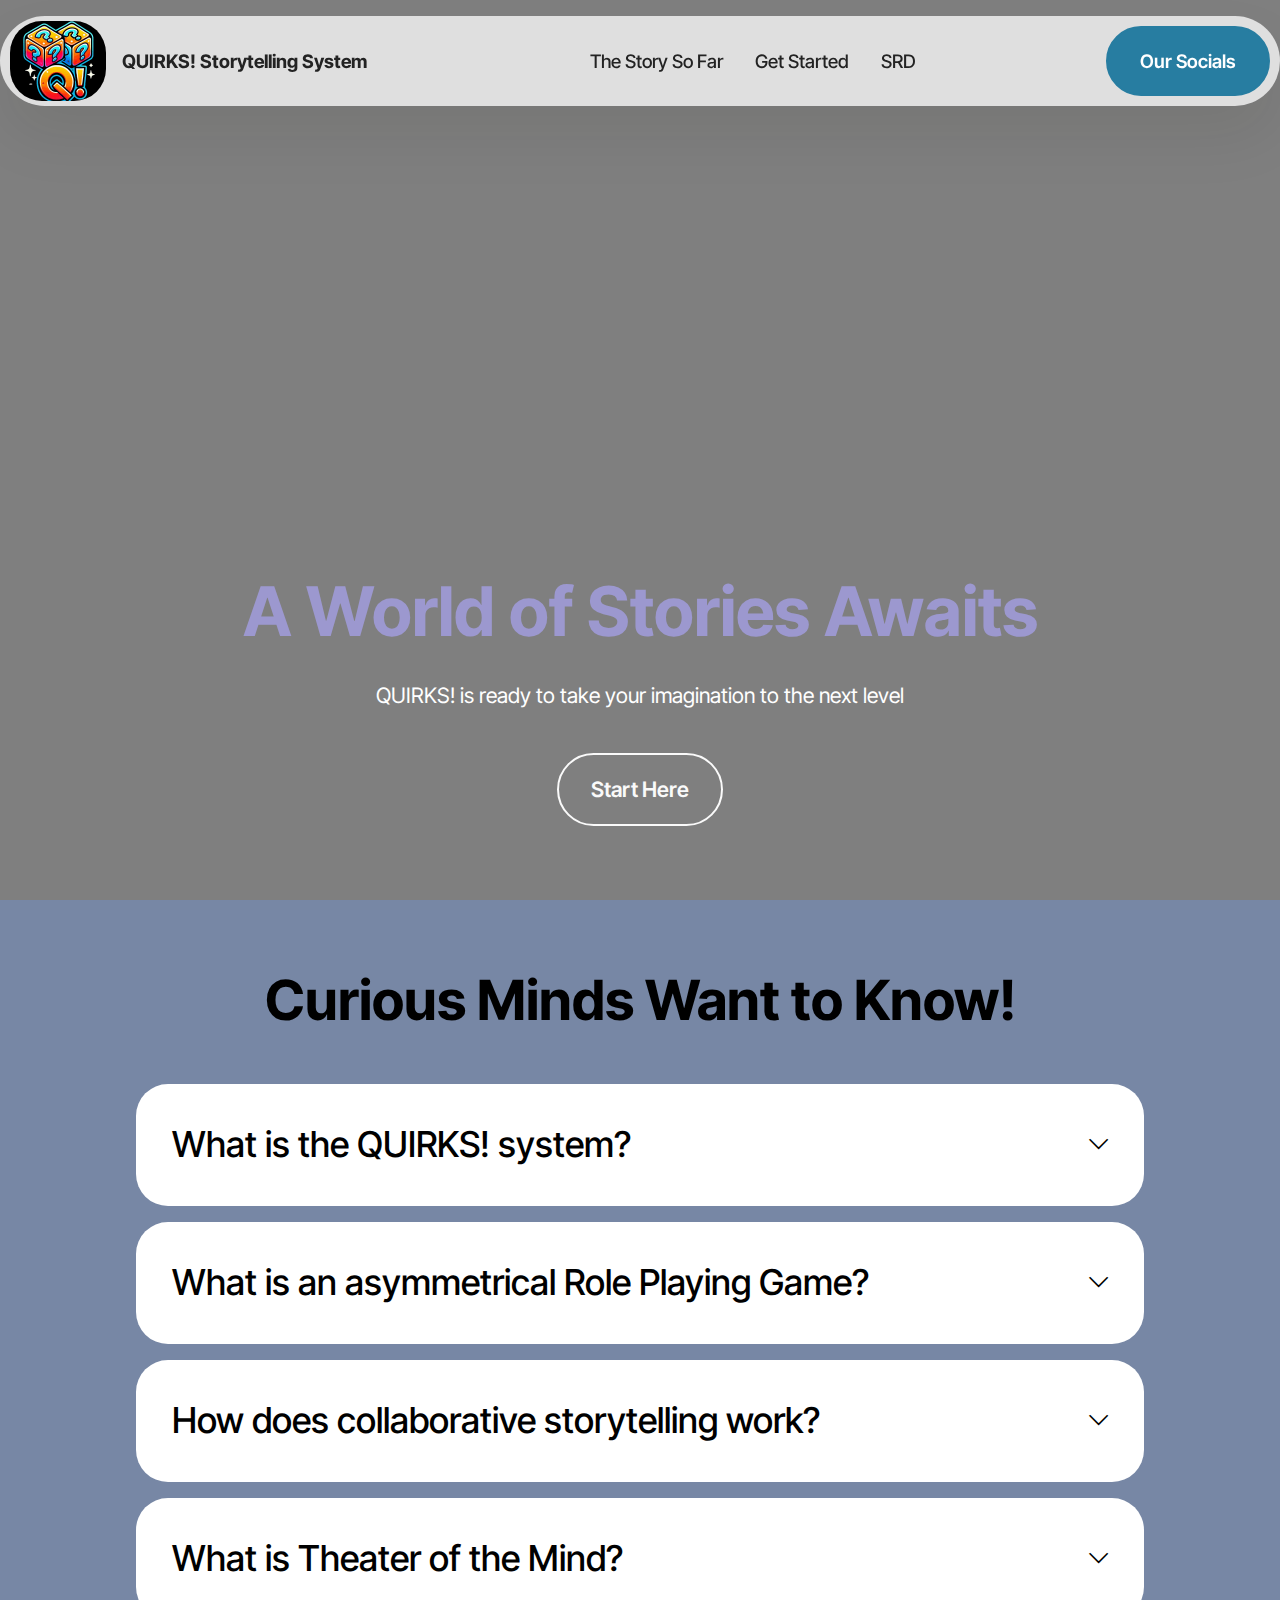
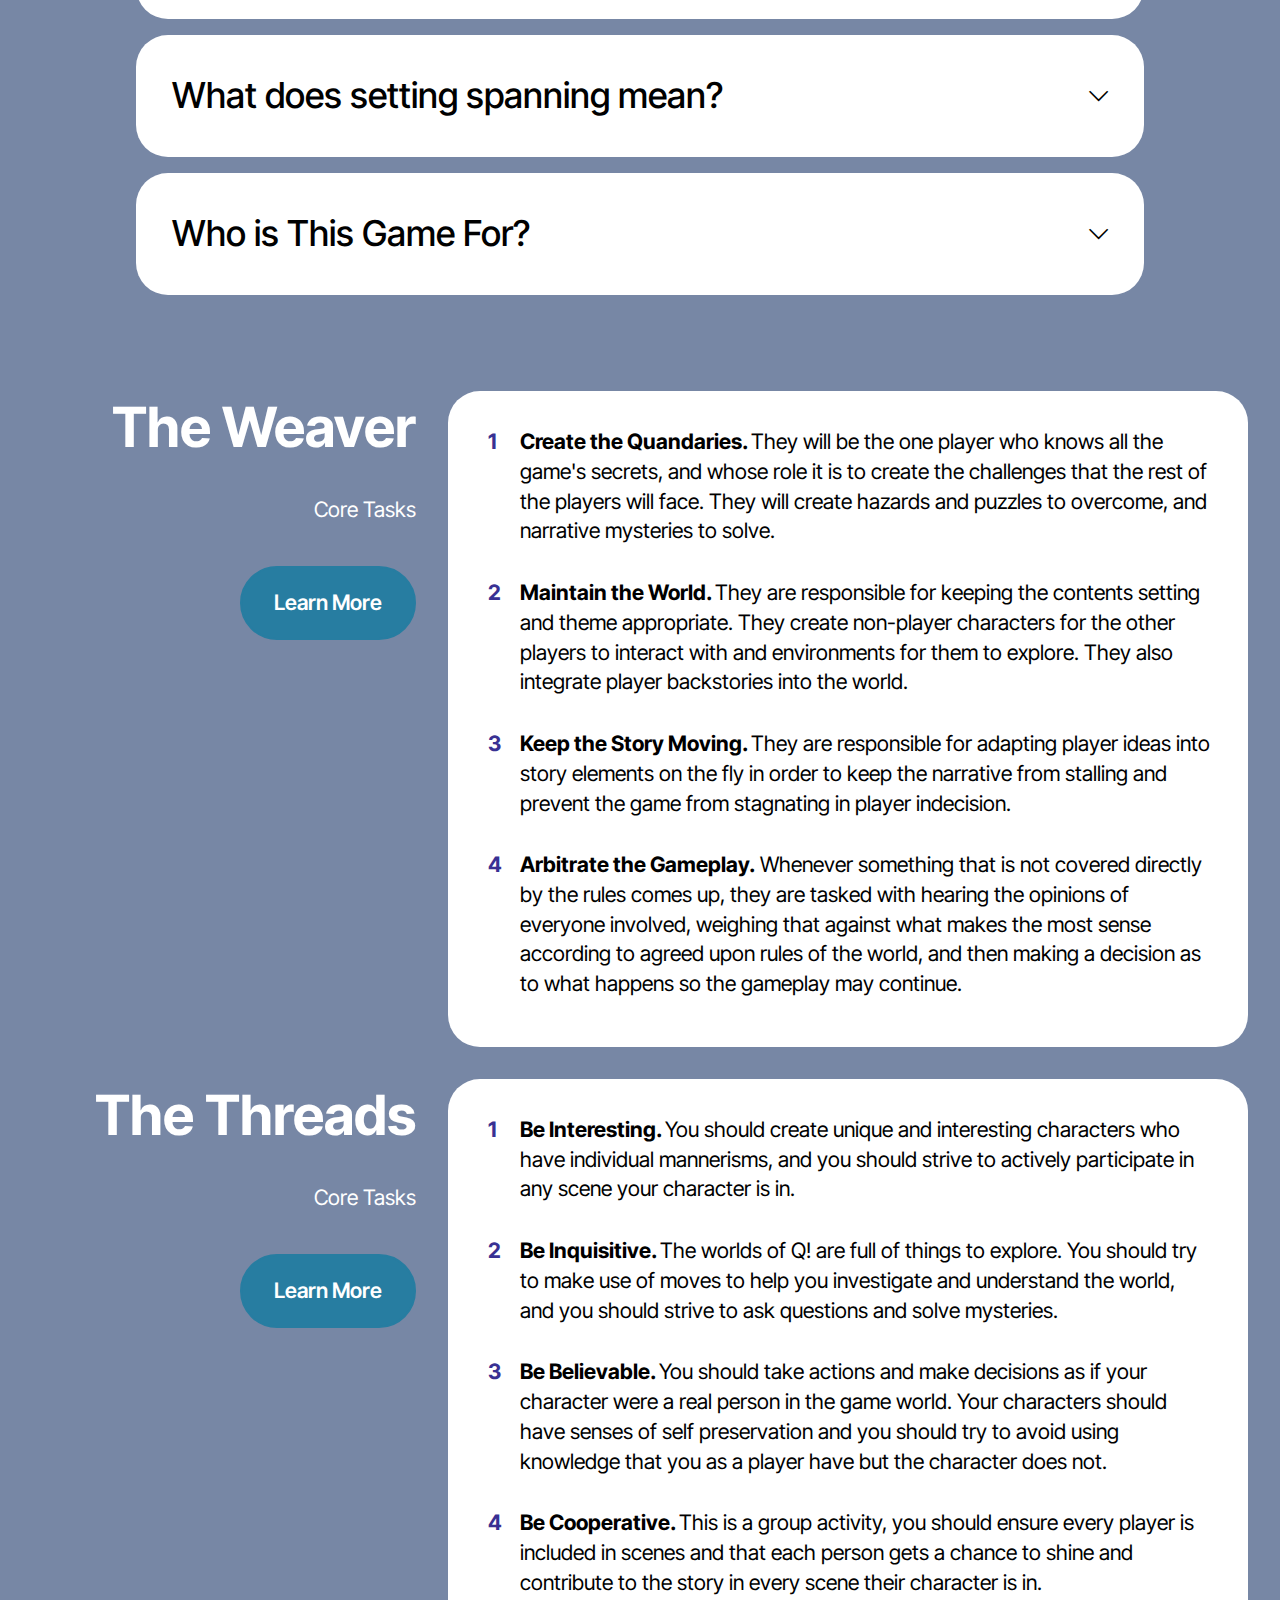
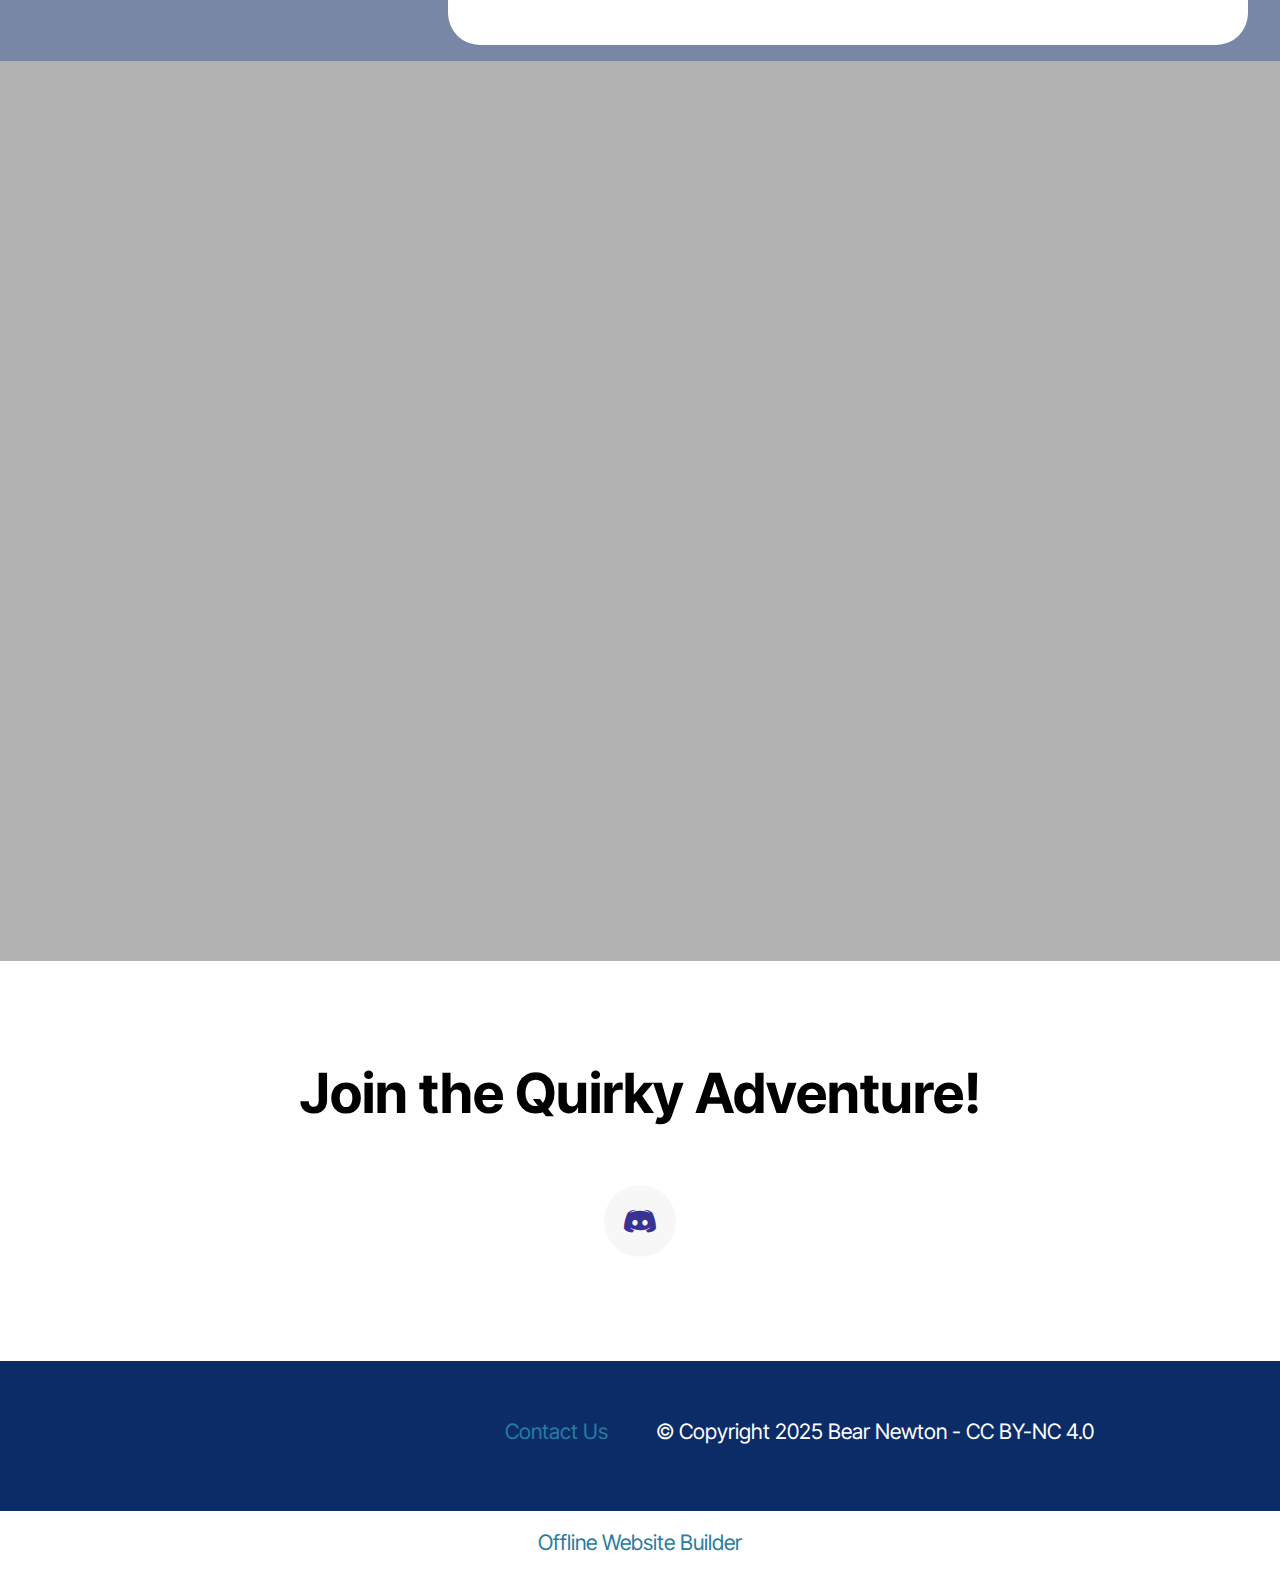
<file: index.html>
<!DOCTYPE html>
<html  >
<head>
  <!-- Site made with Mobirise Website Builder v5.9.18, https://mobirise.com -->
  <meta charset="UTF-8">
  <meta http-equiv="X-UA-Compatible" content="IE=edge">
  <meta name="generator" content="Mobirise v5.9.18, mobirise.com">
  <meta name="viewport" content="width=device-width, initial-scale=1, minimum-scale=1">
  <link rel="shortcut icon" href="assets/images/q-logo-v2-192x192.png" type="image/x-icon">
  <meta name="description" content="Explore the immersive world of collaborative storytelling with QUIRKS! A unique RPG system designed for theater of the mind play, featuring rich narratives and engaging content.">
  
  
  <title>Storytelling Adventures</title>
  <link rel="stylesheet" href="assets/web/assets/mobirise-icons2/mobirise2.css">
  <link rel="stylesheet" href="assets/web/assets/mobirise-icons/mobirise-icons.css">
  <link rel="stylesheet" href="assets/bootstrap/css/bootstrap.min.css">
  <link rel="stylesheet" href="assets/bootstrap/css/bootstrap-grid.min.css">
  <link rel="stylesheet" href="assets/bootstrap/css/bootstrap-reboot.min.css">
  <link rel="stylesheet" href="assets/dropdown/css/style.css">
  <link rel="stylesheet" href="assets/socicon/css/styles.css">
  <link rel="stylesheet" href="assets/theme/css/style.css">
  <link rel="preload" href="https://fonts.googleapis.com/css2?family=Inter+Tight:wght@400;700&display=swap&display=swap" as="style" onload="this.onload=null;this.rel='stylesheet'">
  <noscript><link rel="stylesheet" href="https://fonts.googleapis.com/css2?family=Inter+Tight:wght@400;700&display=swap&display=swap"></noscript>
  <link rel="preload" as="style" href="assets/mobirise/css/mbr-additional.css?v=7i9Nfv"><link rel="stylesheet" href="assets/mobirise/css/mbr-additional.css?v=7i9Nfv" type="text/css">

  
  
  
</head>
<body>
  
  <section data-bs-version="5.1" class="menu menu2 cid-uzWmqu9IFd" once="menu" id="menu-5-uzWmqu9IFd">
	

	<nav class="navbar navbar-dropdown navbar-fixed-top navbar-expand-lg">
		<div class="container">
			<div class="navbar-brand">
				<span class="navbar-logo">
					
						<a href="index.html"><img src="assets/images/q-logo-v2-192x192.png" alt="Q!" style="height: 5rem;"></a>
					
				</span>
				<span class="navbar-caption-wrap"><a class="navbar-caption text-black text-primary display-4">QUIRKS! Storytelling System</a></span>
			</div>
			<button class="navbar-toggler" type="button" data-toggle="collapse" data-bs-toggle="collapse" data-target="#navbarSupportedContent" data-bs-target="#navbarSupportedContent" aria-controls="navbarNavAltMarkup" aria-expanded="false" aria-label="Toggle navigation">
				<div class="hamburger">
					<span></span>
					<span></span>
					<span></span>
					<span></span>
				</div>
			</button>
			<div class="collapse navbar-collapse" id="navbarSupportedContent">
				<ul class="navbar-nav nav-dropdown" data-app-modern-menu="true"><li class="nav-item">
						<a class="nav-link link text-black text-primary display-4" href="GameLore.html" aria-expanded="false">The Story So Far</a>
					</li><li class="nav-item"><a class="nav-link link text-black text-primary display-4" href="GetStarted.html">Get Started</a></li><li class="nav-item"><a class="nav-link link text-black text-primary display-4" href="SRD.html">SRD</a></li></ul>
				
				<div class="navbar-buttons mbr-section-btn"><a class="btn btn-primary display-4" href="https://linktr.ee/QUIRKStories" target="_blank">Our Socials<br></a></div>
			</div>
		</div>
	</nav>
</section>

<section data-bs-version="5.1" class="header18 cid-uzWmqu9VVJ mbr-fullscreen" data-bg-video="https://www.youtube.com/embed/u3TnmAB693M?autoplay=1&amp;loop=1&amp;playlist=u3TnmAB693M&amp;t=20&amp;mute=1&amp;playsinline=1&amp;controls=0&amp;showinfo=0&amp;autohide=1&amp;allowfullscreen=true&amp;mode=transparent" id="hero-16-uzWmqu9VVJ">
  

  <div class="mbr-overlay" style="opacity: 0.5; background-color: rgb(0, 0, 0);"></div>
  <div class="container-fluid">
    <div class="row">
      <div class="content-wrap col-12 col-md-12">
        <h1 class="mbr-section-title mbr-fonts-style mbr-white mb-4 display-1">
          <strong>A World of Stories Awaits</strong></h1>
        
        <p class="mbr-fonts-style mbr-text mbr-white mb-4 display-7">QUIRKS! is ready to take your imagination to the next level</p>
        <div class="mbr-section-btn"><a class="btn btn-white-outline display-7" href="GetStarted.html">Start Here</a></div>
      </div>
    </div>
  </div>
</section>

<section data-bs-version="5.1" class="list1 cid-uzWmquaP9K" id="faq-1-uzWmquaP9K">
    
    
    <div class="container">
        <div class="row justify-content-center">
            <div class="col-12 col-md-12 col-lg-10 m-auto">
                <div class="content">
                    <div class="row justify-content-center mb-5">
                        <div class="col-12 content-head">
                            <div class="mbr-section-head">
                                <h4 class="mbr-section-title mbr-fonts-style align-center mb-0 display-2">
                                    <strong>Curious Minds Want to Know!</strong>
                                </h4>
                                
                            </div>
                        </div>
                    </div>
                    <div id="bootstrap-accordion_30" class="panel-group accordionStyles accordion" role="tablist" aria-multiselectable="true">
                        <div class="card">
                            <div class="card-header" role="tab" id="headingOne">
                                <a role="button" class="panel-title collapsed" data-toggle="collapse" data-bs-toggle="collapse" data-core="" href="#collapse1_30" aria-expanded="false" aria-controls="collapse1">
                                    <h6 class="panel-title-edit mbr-semibold mbr-fonts-style mb-0 display-5">What is the QUIRKS! system?</h6>
                                    <span class="sign mbr-iconfont mobi-mbri-arrow-down"></span>
                                </a>
                            </div>
                            <div id="collapse1_30" class="panel-collapse noScroll collapse" role="tabpanel" aria-labelledby="headingOne" data-parent="#accordion" data-bs-parent="#bootstrap-accordion_30">
                                <div class="panel-body">
                                    <p class="mbr-fonts-style panel-text display-7">QUIRKS! (Q!) is an asymmetrical Role Playing Game. With a focus on Collaborative Storytelling. It is Setting Spanning and designed for Theater of the Mind style play.&nbsp;&nbsp;<br></p>
                                </div>
                            </div>
                        </div>
                        <div class="card">
                            <div class="card-header" role="tab" id="headingOne">
                                <a role="button" class="panel-title collapsed" data-toggle="collapse" data-bs-toggle="collapse" data-core="" href="#collapse2_30" aria-expanded="false" aria-controls="collapse2">
                                    <h6 class="panel-title-edit mbr-semibold mbr-fonts-style mb-0 display-5">What is an asymmetrical Role Playing Game?<br></h6>
                                    <span class="sign mbr-iconfont mobi-mbri-arrow-down"></span>
                                </a>
                            </div>
                            <div id="collapse2_30" class="panel-collapse noScroll collapse" role="tabpanel" aria-labelledby="headingOne" data-parent="#accordion" data-bs-parent="#bootstrap-accordion_30">
                                <div class="panel-body">
                                    <p class="mbr-fonts-style panel-text display-7">This game sees one player take on the role of “The Weaver”, they will be "behind the curtain" and will responsible for acting as the non-player characters and creating puzzles and monsters for the player characters to overcome&nbsp;in a fictional game world.<br> <br>The remaining people will play as “Threads”. They create unique characters and their backstories, take on a role pretending to be them in a fictional game world, and work with the other players to tell a story together and overcome challenges created by the Weaver.<br></p>
                                </div>
                            </div>
                        </div>
                        <div class="card">
                            <div class="card-header" role="tab" id="headingOne">
                                <a role="button" class="panel-title collapsed" data-toggle="collapse" data-bs-toggle="collapse" data-core="" href="#collapse3_30" aria-expanded="false" aria-controls="collapse3">
                                    <h6 class="panel-title-edit mbr-semibold mbr-fonts-style mb-0 display-5">How does collaborative storytelling work?</h6>
                                    <span class="sign mbr-iconfont mobi-mbri-arrow-down"></span>
                                </a>
                            </div>
                            <div id="collapse3_30" class="panel-collapse noScroll collapse" role="tabpanel" aria-labelledby="headingOne" data-parent="#accordion" data-bs-parent="#bootstrap-accordion_30">
                                <div class="panel-body">
                                    <p class="mbr-fonts-style panel-text display-7">In Q! players work together to create and participate in a shared narrative within a fictional setting. Each game session produces a unique and engaging story. The Weaver creates the overarching mystery each session for the Threads to follow, but as the name implies, the Weaver also includes each of the Threads ideas and stories into the narrative of the game. <br></p>
                                </div>
                            </div>
                        </div>
                        <div class="card">
                            <div class="card-header" role="tab" id="headingOne">
                                <a role="button" class="panel-title collapsed" data-toggle="collapse" data-bs-toggle="collapse" data-core="" href="#collapse4_30" aria-expanded="false" aria-controls="collapse4">
                                    <h6 class="panel-title-edit mbr-semibold mbr-fonts-style mb-0 display-5">What is Theater of the Mind?</h6>
                                    <span class="sign mbr-iconfont mobi-mbri-arrow-down"></span>
                                </a>
                            </div>
                            <div id="collapse4_30" class="panel-collapse noScroll collapse" role="tabpanel" aria-labelledby="headingOne" data-parent="#accordion" data-bs-parent="#bootstrap-accordion_30">
                                <div class="panel-body">
                                    <p class="mbr-fonts-style panel-text display-7">There are no battle grids or miniatures in this game. The settings, characters, and actions are imagined in the mind of each player. Distances are measured in narrative terms. The only thing you need to play are friends, paper, pens, and 2 six sided dice.  <br></p>
                                </div>
                            </div>
                        </div>
                        <div class="card">
                            <div class="card-header" role="tab" id="headingOne">
                                <a role="button" class="panel-title collapsed" data-toggle="collapse" data-bs-toggle="collapse" data-core="" href="#collapse5_30" aria-expanded="false" aria-controls="collapse5">
                                    <h6 class="panel-title-edit mbr-semibold mbr-fonts-style mb-0 display-5">What does setting spanning mean?</h6>
                                    <span class="sign mbr-iconfont mobi-mbri-arrow-down"></span>
                                </a>
                            </div>
                            <div id="collapse5_30" class="panel-collapse noScroll collapse" role="tabpanel" aria-labelledby="headingOne" data-parent="#accordion" data-bs-parent="#bootstrap-accordion_30">
                                <div class="panel-body">
                                    <p class="mbr-fonts-style panel-text display-7">You can make Q! fit into any setting you and the rest of your friends want to play a game in. From Sword and Sorcery, to Sci-Fi, to Detective Noir; if you can imagine it, you can make it work. With a growing library of resources we may have a module already for your setting, if not, you can make up your own!<br></p>
                                </div>
                            </div>
                        </div>
                        <div class="card">
                            <div class="card-header" role="tab" id="headingOne">
                                <a role="button" class="panel-title collapsed" data-toggle="collapse" data-bs-toggle="collapse" data-core="" href="#collapse6_30" aria-expanded="false" aria-controls="collapse6">
                                    <h6 class="panel-title-edit mbr-semibold mbr-fonts-style mb-0 display-5">Who is This Game For?</h6>
                                    <span class="sign mbr-iconfont mobi-mbri-arrow-down"></span>
                                </a>
                            </div>
                            <div id="collapse6_30" class="panel-collapse noScroll collapse" role="tabpanel" aria-labelledby="headingOne" data-parent="#accordion" data-bs-parent="#bootstrap-accordion_30">
                                <div class="panel-body">
                                    <p class="mbr-fonts-style panel-text display-7">People who like to play pretend, but seek the structure of a light rule system to give the pretend meaning. People who like to solve mysteries and puzzles. And people who like to tell stories.
<br>
<br>Q! is best enjoyed with 4-6 players, and can be suitable for any age.
<br>
<br>Q! is a game about imagination, and it rewards creative thinking, curiosity, and cooperation. Because there are no pre-made character classes or playbooks to pick, you have to be ready to think outside the box and be self guided in your play.&nbsp;</p>
                                </div>
                            </div>
                        </div>
                    </div>
                </div>
            </div>
        </div>
    </div>
</section>

<section data-bs-version="5.1" class="article22 cid-uAcyokAFuT" id="article22-43">
  
  
  
  <div class="container-fluid">
    <div class="row justify-content-center">
      <div class="col-lg-4">
        <div class="col-12 col-md-12">
          <h5 class="mbr-section-title mbr-fonts-style mt-0 mb-4 display-2">
            <strong>The Weaver</strong></h5>
          <h6 class="mbr-section-subtitle mbr-fonts-style mt-0 mb-4 display-7">
            Core Tasks<br></h6>
          <div class="mbr-section-btn item-footer mt-3 main-button"><a href="Weaver.html#features05-46" class="btn item-btn btn-primary display-7">Learn More</a></div>
        </div>
      </div>

      <div class="col-lg-8 side-features">
        <div class="item-wrapper align-left">
          <div class="counter-container mbr-text mbr-fonts-style display-7">
            <ol>
              <li><strong>Create the Quandaries. </strong>They will be the one player who knows all the game's secrets, and whose role it is to create the challenges that the rest of the players will face. They will create hazards and puzzles to overcome, and narrative mysteries to solve.
</li><li><strong>Maintain the World. </strong>They are responsible for keeping the contents setting and theme appropriate. They create non-player characters for the other players to interact with and environments for them to explore. They also integrate player backstories into the world.
</li><li><strong>Keep the Story Moving. </strong>They are responsible for adapting player ideas into story elements on the fly in order to keep the narrative from stalling and prevent the game from stagnating in player indecision.
</li><li><strong>Arbitrate the Gameplay.</strong> Whenever something that is not covered directly by the rules comes up, they are tasked with hearing the opinions of everyone involved, weighing that against what makes the most sense according to agreed upon rules of the world, and then making a decision as to what happens so the gameplay may continue.</li>
            </ol>
          </div>
        </div>




      </div>
    </div>
  </div>
</section>

<section data-bs-version="5.1" class="article22 cid-uAcypSiyje" id="article22-44">
  
  
  
  <div class="container-fluid">
    <div class="row justify-content-center">
      <div class="col-lg-4">
        <div class="col-12 col-md-12">
          <h5 class="mbr-section-title mbr-fonts-style mt-0 mb-4 display-2">
            <strong>The Threads</strong></h5>
          <h6 class="mbr-section-subtitle mbr-fonts-style mt-0 mb-4 display-7">Core Tasks</h6>
          <div class="mbr-section-btn item-footer mt-3 main-button"><a href="GetStarted.html#features05-v" class="btn item-btn btn-primary display-7">Learn More</a></div>
        </div>
      </div>

      <div class="col-lg-8 side-features">
        <div class="item-wrapper align-left">
          <div class="counter-container mbr-text mbr-fonts-style display-7">
            <ol>
              <li><strong>Be Interesting. </strong>You should create unique and interesting characters who have individual mannerisms, and you should strive to actively participate in any scene your character is in.
</li><li><strong>Be Inquisitive. </strong>The worlds of Q! are full of things to explore. You should try to make use of moves to help you investigate and understand the world, and you should strive to ask questions and solve mysteries.
</li><li><strong>Be Believable. </strong>You should take actions and make decisions as if your character were a real person in the game world. Your characters should have senses of self preservation and you should try to avoid using knowledge that you as a player have but the character does not.
</li><li><strong>Be Cooperative. </strong>This is a group activity, you should ensure every player is included in scenes and that each person gets a chance to shine and contribute to the story in every scene their character is in.</li>
            </ol>
          </div>
        </div>




      </div>
    </div>
  </div>
</section>

<section data-bs-version="5.1" class="header18 cid-uzWmqu9Ls2 mbr-fullscreen" data-bg-video="https://www.youtube.com/embed/TvVug49zH6g?autoplay=1&amp;loop=1&amp;playlist=TvVug49zH6g&amp;t=20&amp;mute=1&amp;playsinline=1&amp;controls=0&amp;showinfo=0&amp;autohide=1&amp;allowfullscreen=true&amp;mode=transparent" id="video-5-uzWmqu9Ls2">
  

  <div class="mbr-overlay" style="opacity: 0.3; background-color: rgb(0, 0, 0);"></div>
  <div class="container-fluid">
    <div class="row">
    </div>
  </div>
</section>

<section data-bs-version="5.1" class="social05 cid-uzWmquaeZR" id="follow-us-2-uzWmquaeZR">
    

    

    <div class="container">
        <div class="row">
            <h3 class="mbr-section-title align-center mb-5 mbr-fonts-style display-2">
                <strong>Join the Quirky Adventure!</strong>
            </h3>
            <div class="col-12">
                <div class="social-row">
                    <div class="soc-item">
                        <a href="http://discord.gg/a3zsxGQ4Qp" target="_blank">
                            <span class="mbr-iconfont socicon-discord socicon"></span>
                        </a>
                    </div>
                    
                    
                    
                    
                </div>
            </div>
        </div>
    </div>
</section>

<section data-bs-version="5.1" class="footer2 cid-uA1U03bJyv" once="footers" id="footer02-21">
    

    
    

    <div class="container">
        <div class="row flex-row-reverse">
            <div class="col-12 col-lg-6 center mt-2 mb-3">
                <p class="mbr-fonts-style copyright mb-0 display-7">
                    © Copyright 2025 Bear Newton - CC BY-NC 4.0</p>
            </div>
            <div class="col-12 col-lg-6 center">
                <div class="row-links mt-2 mb-3">
                    <ul class="row-links-soc">
                        
                        
                        
                        
                    <li class="row-links-soc-item mbr-fonts-style display-7"><strong><a href="https://linktr.ee/QUIRKStories" class="text-primary">Contact Us</a></strong></li></ul>
                </div>
            </div>
        </div>
    </div>
</section><section class="display-7" style="padding: 0;align-items: center;justify-content: center;flex-wrap: wrap;    align-content: center;display: flex;position: relative;height: 4rem;"><a href="https://mobiri.se/3708680" style="flex: 1 1;height: 4rem;position: absolute;width: 100%;z-index: 1;"><img alt="" style="height: 4rem;" src="[data-uri]"></a><p style="margin: 0;text-align: center;" class="display-7">&#8204;</p><a style="z-index:1" href="https://mobirise.com/offline-website-builder.html">Offline Website Builder</a></section><script src="assets/bootstrap/js/bootstrap.bundle.min.js"></script>  <script src="assets/smoothscroll/smooth-scroll.js"></script>  <script src="assets/ytplayer/index.js"></script>  <script src="assets/dropdown/js/navbar-dropdown.js"></script>  <script src="assets/vimeoplayer/player.js"></script>  <script src="assets/mbr-switch-arrow/mbr-switch-arrow.js"></script>  <script src="assets/theme/js/script.js"></script>  
  
  
</body>
</html>
</file>
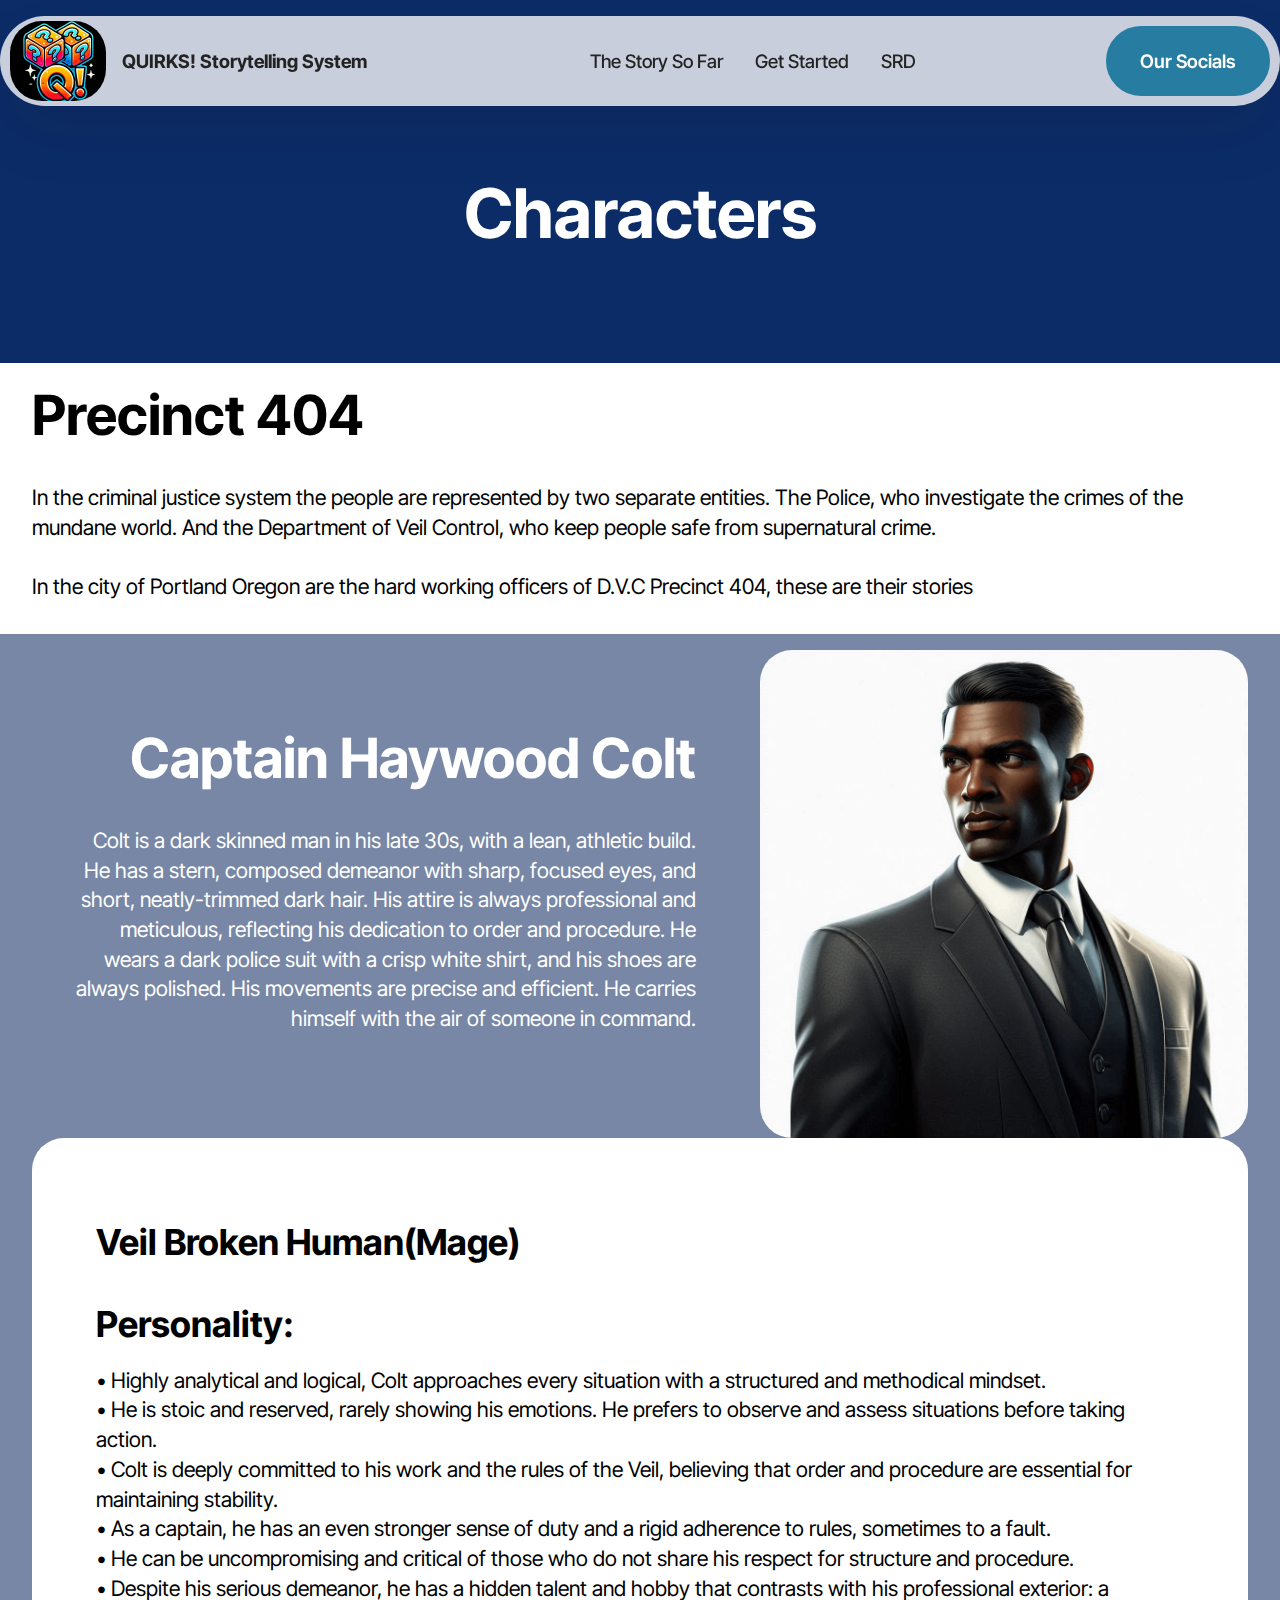
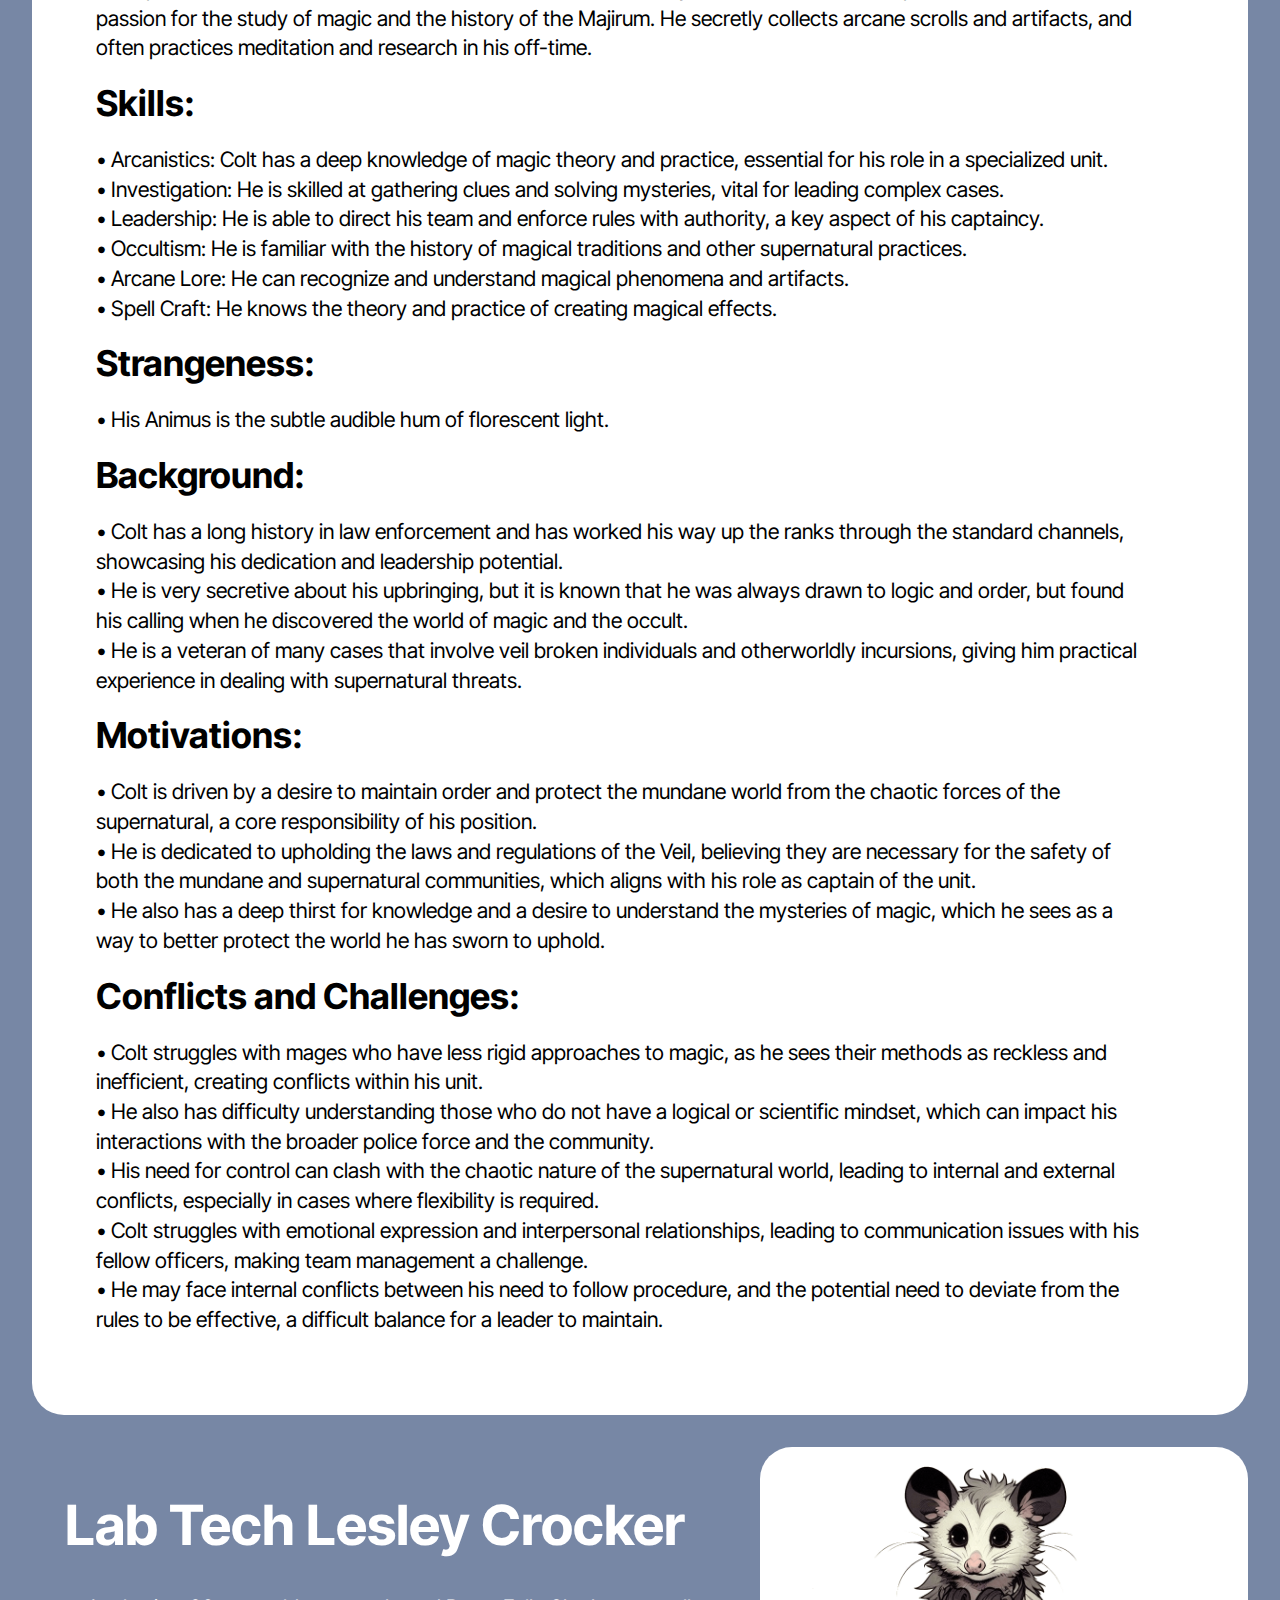
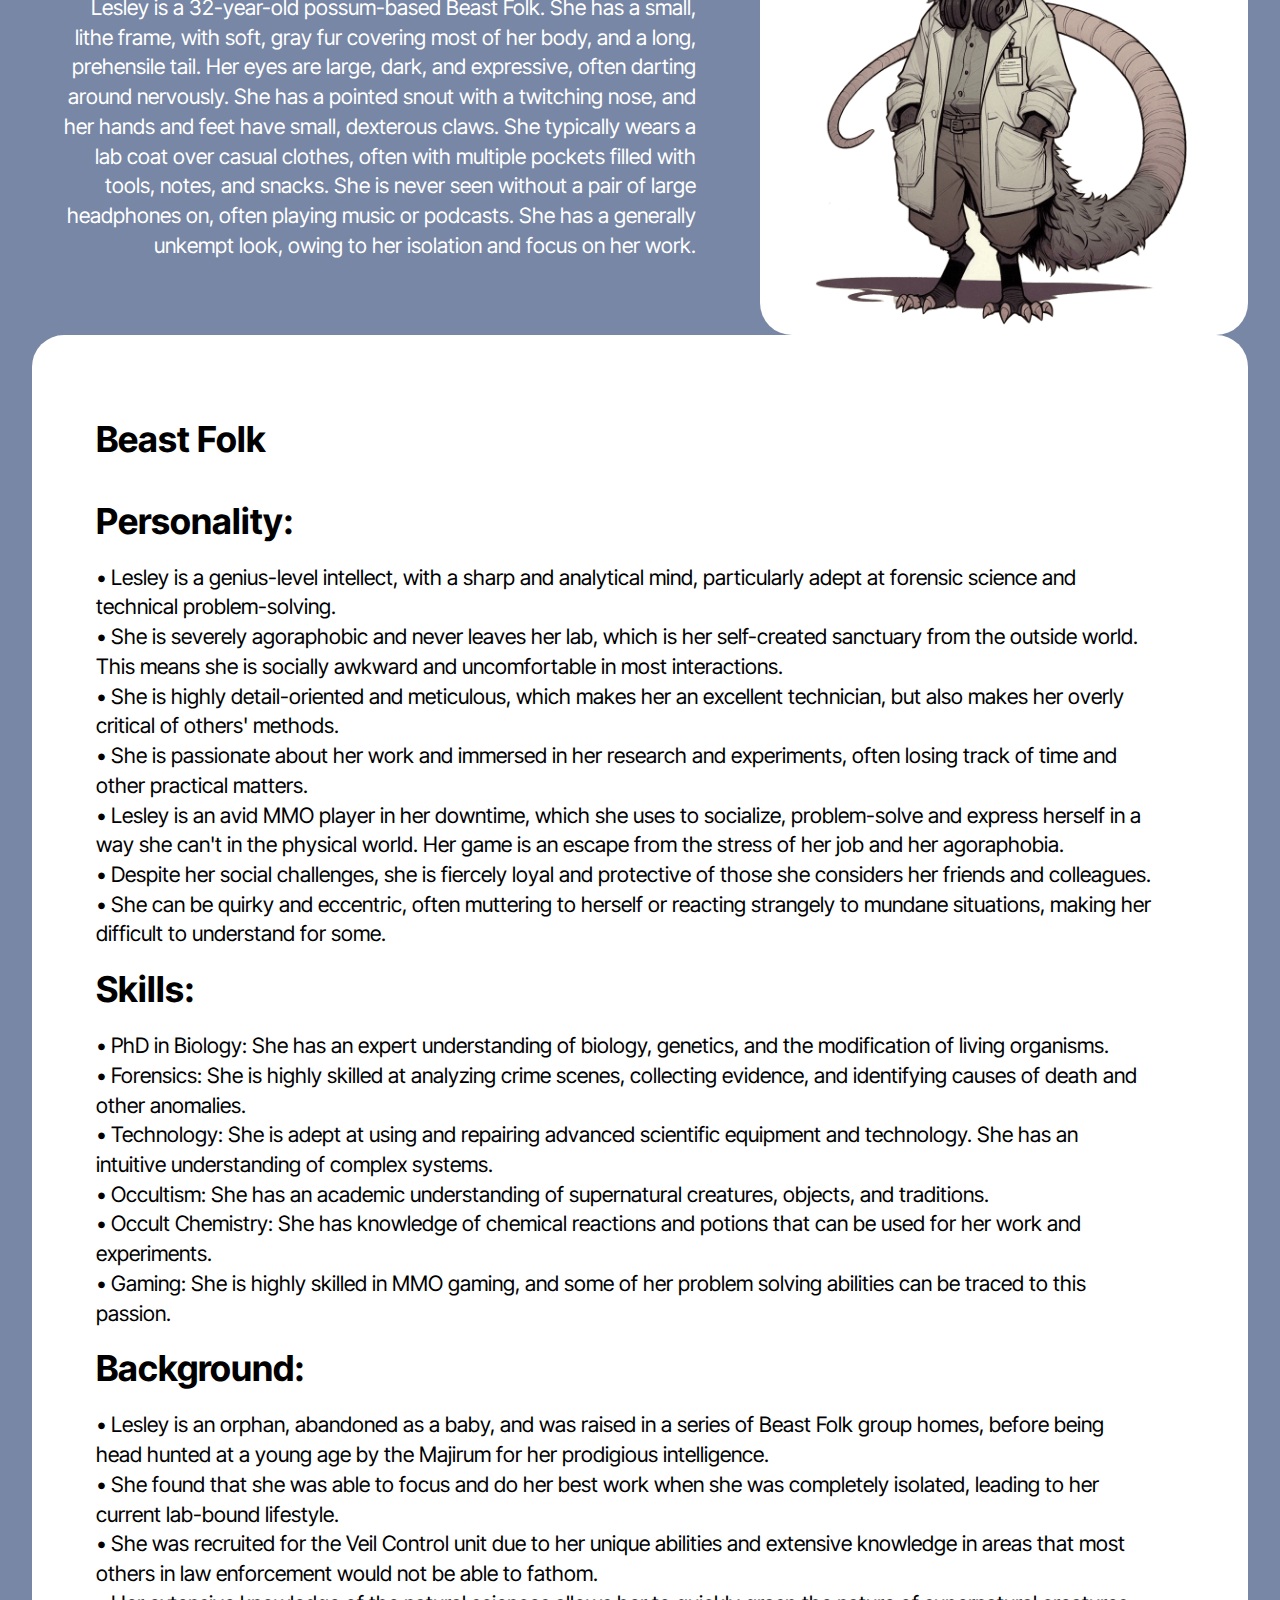
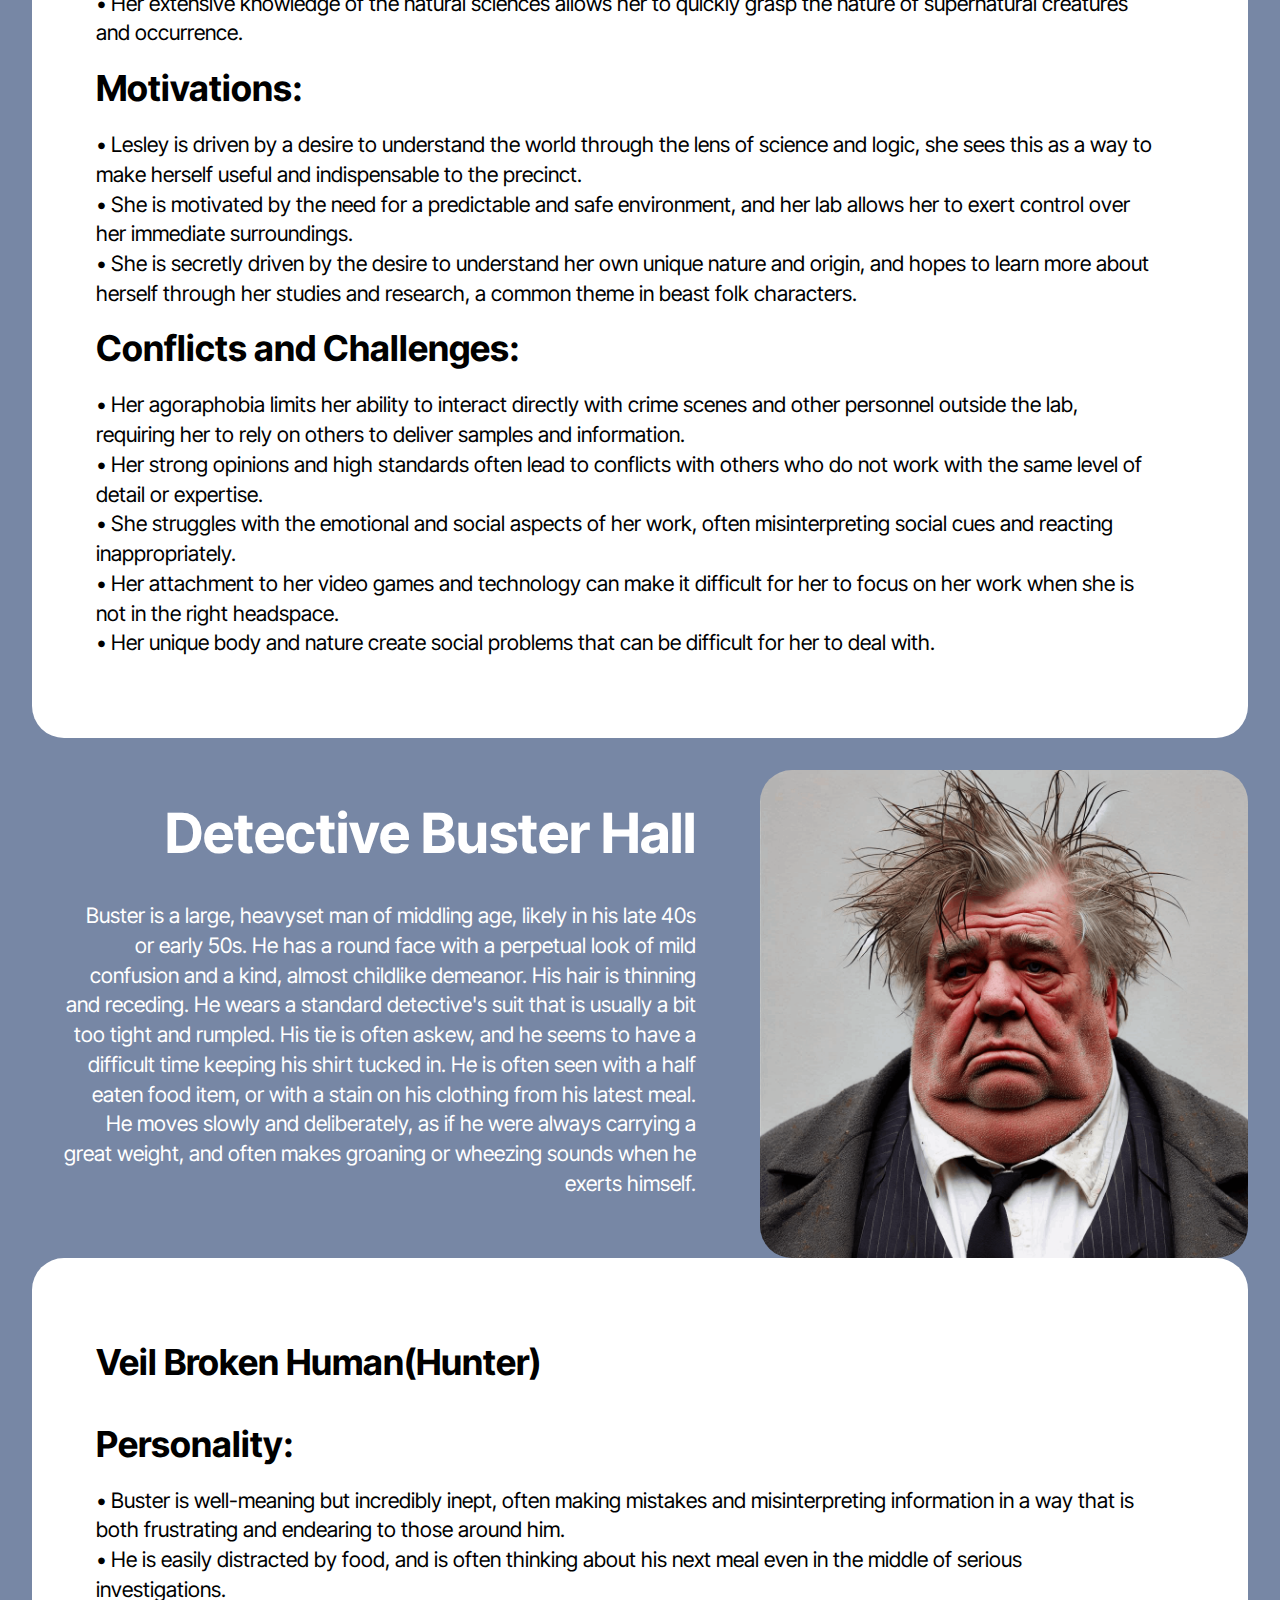
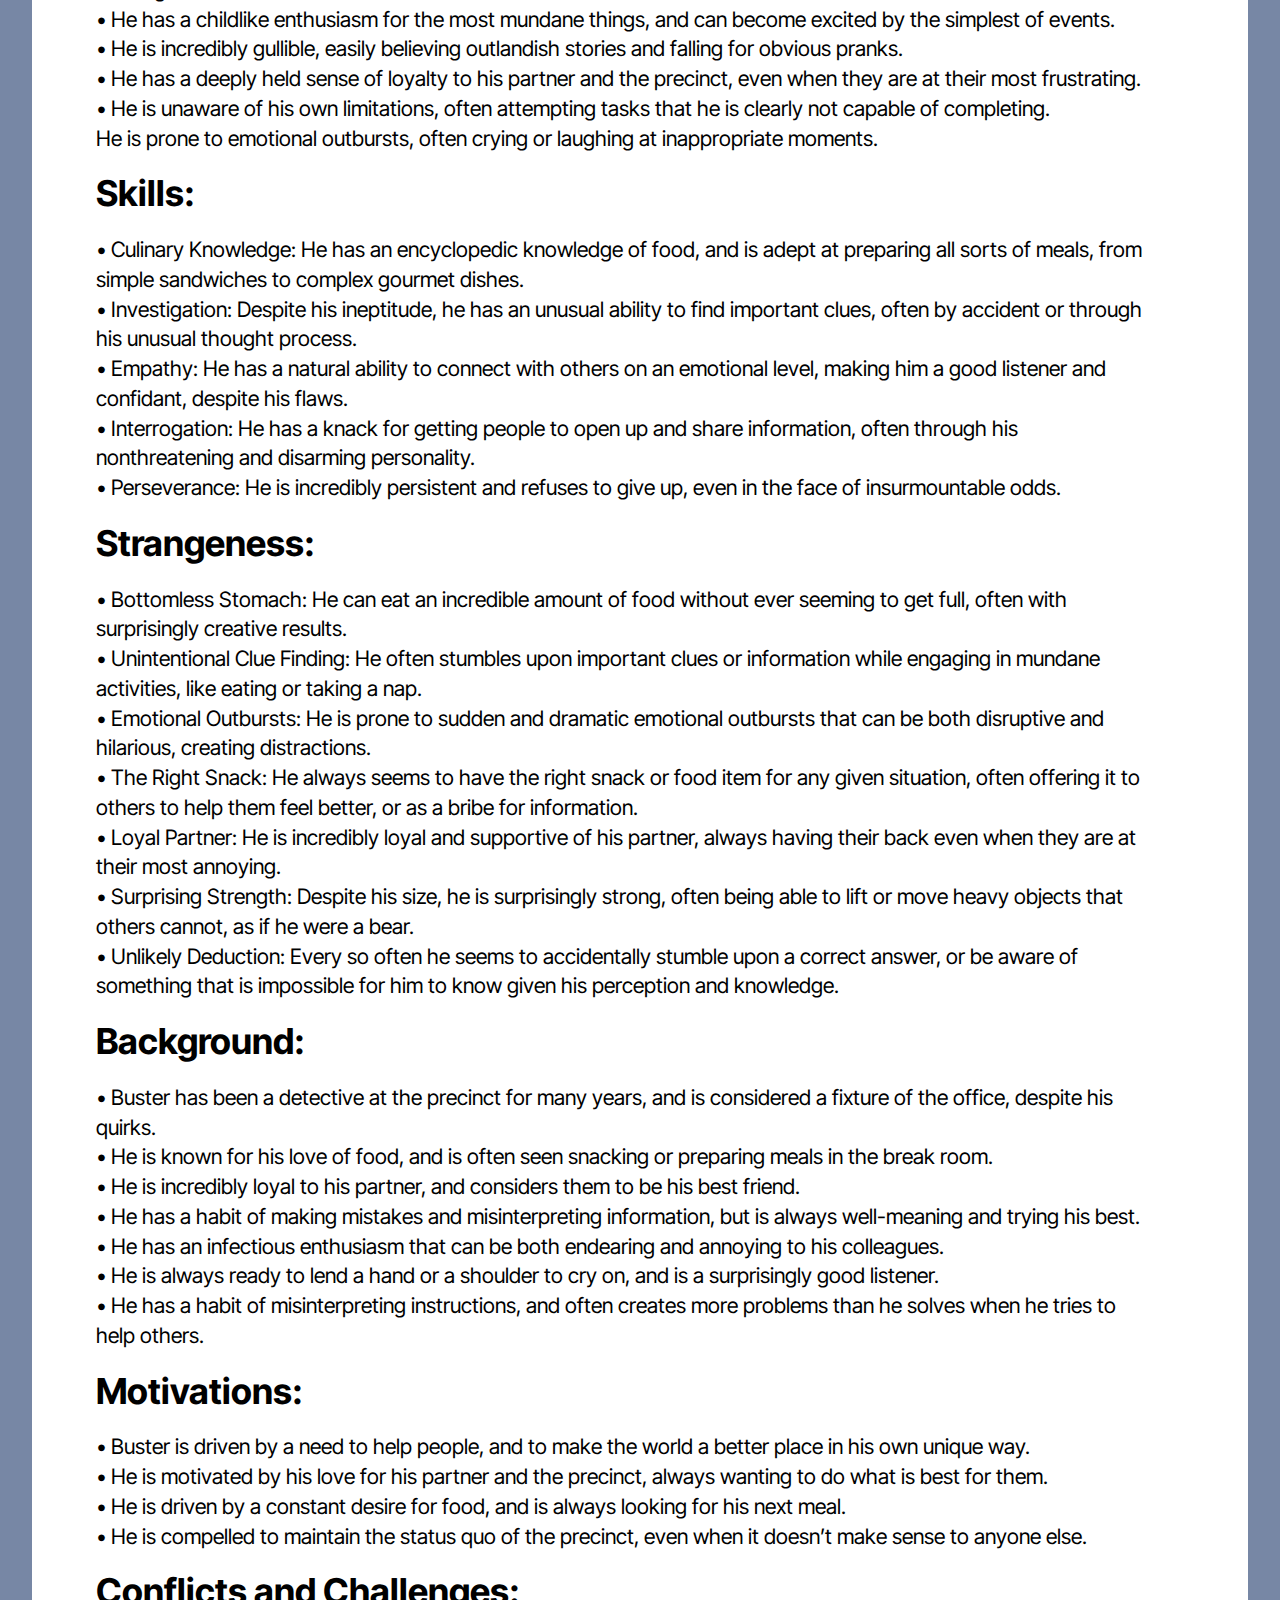
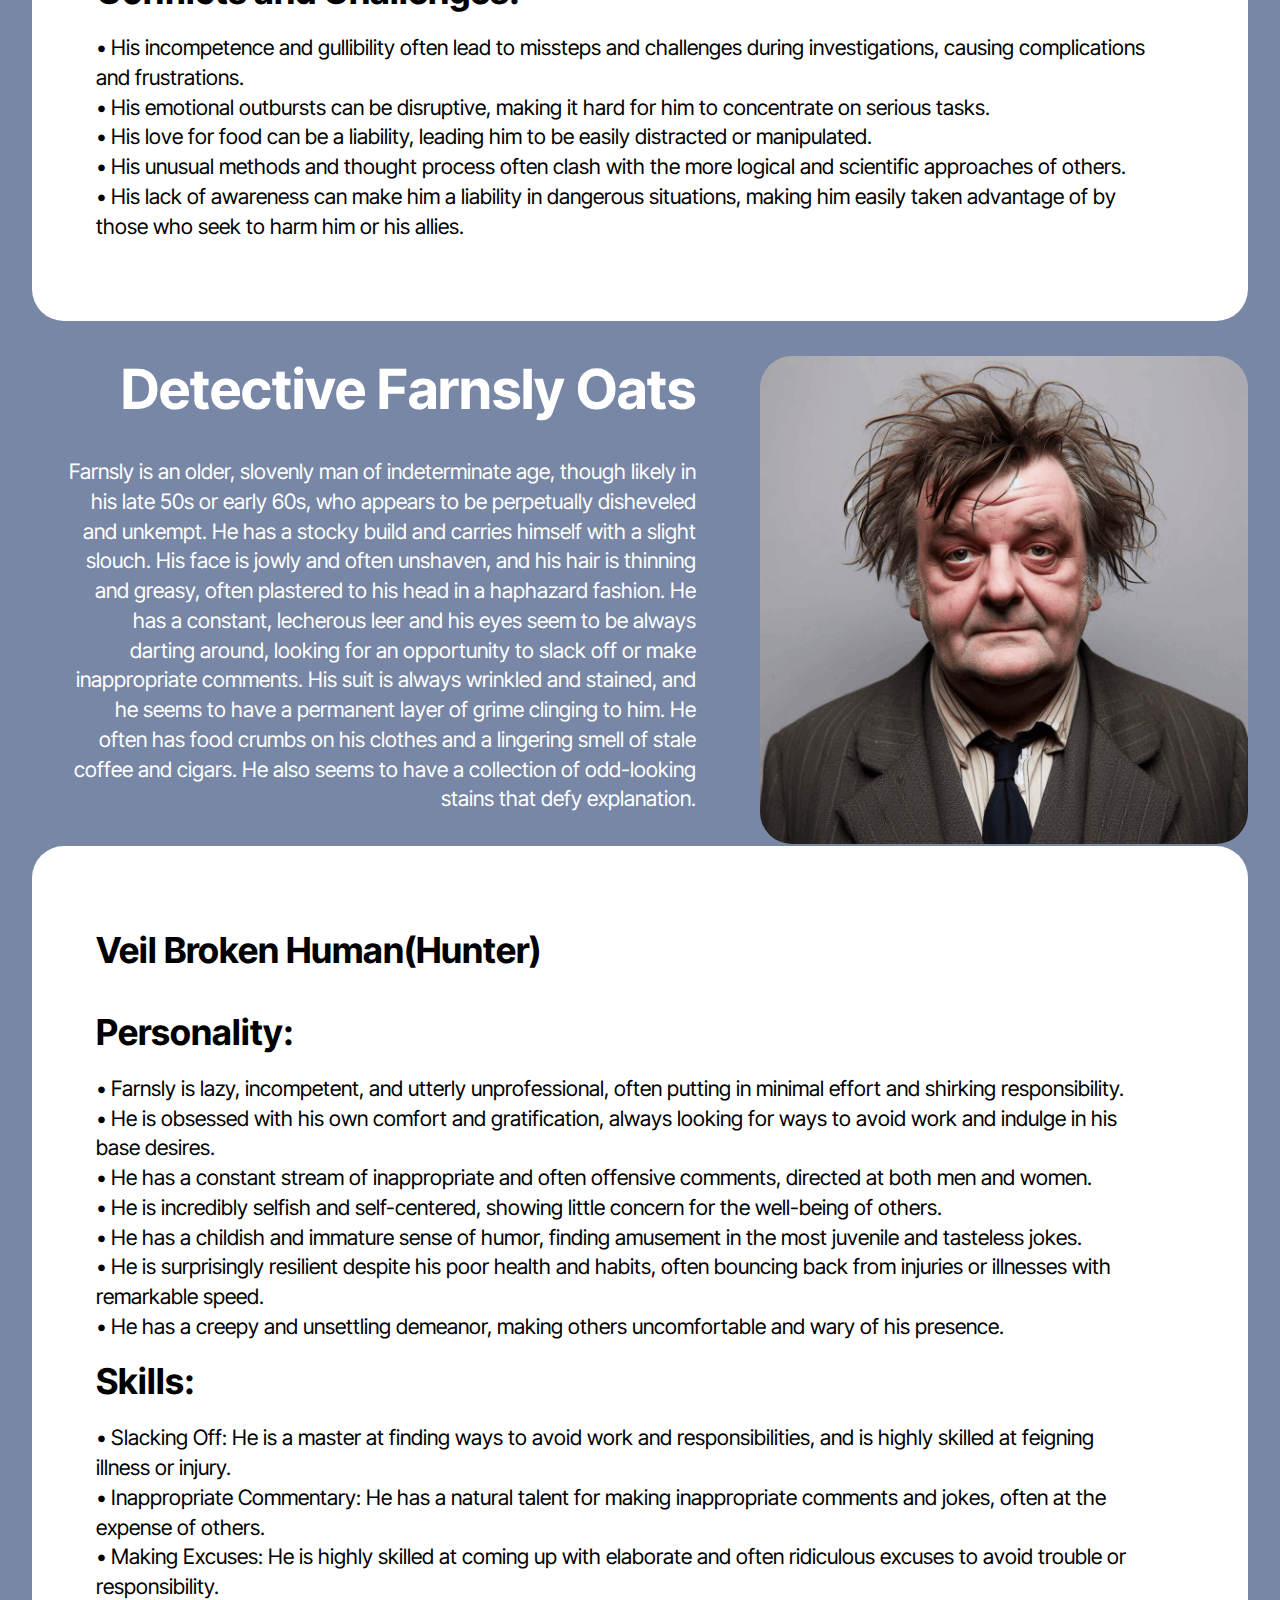
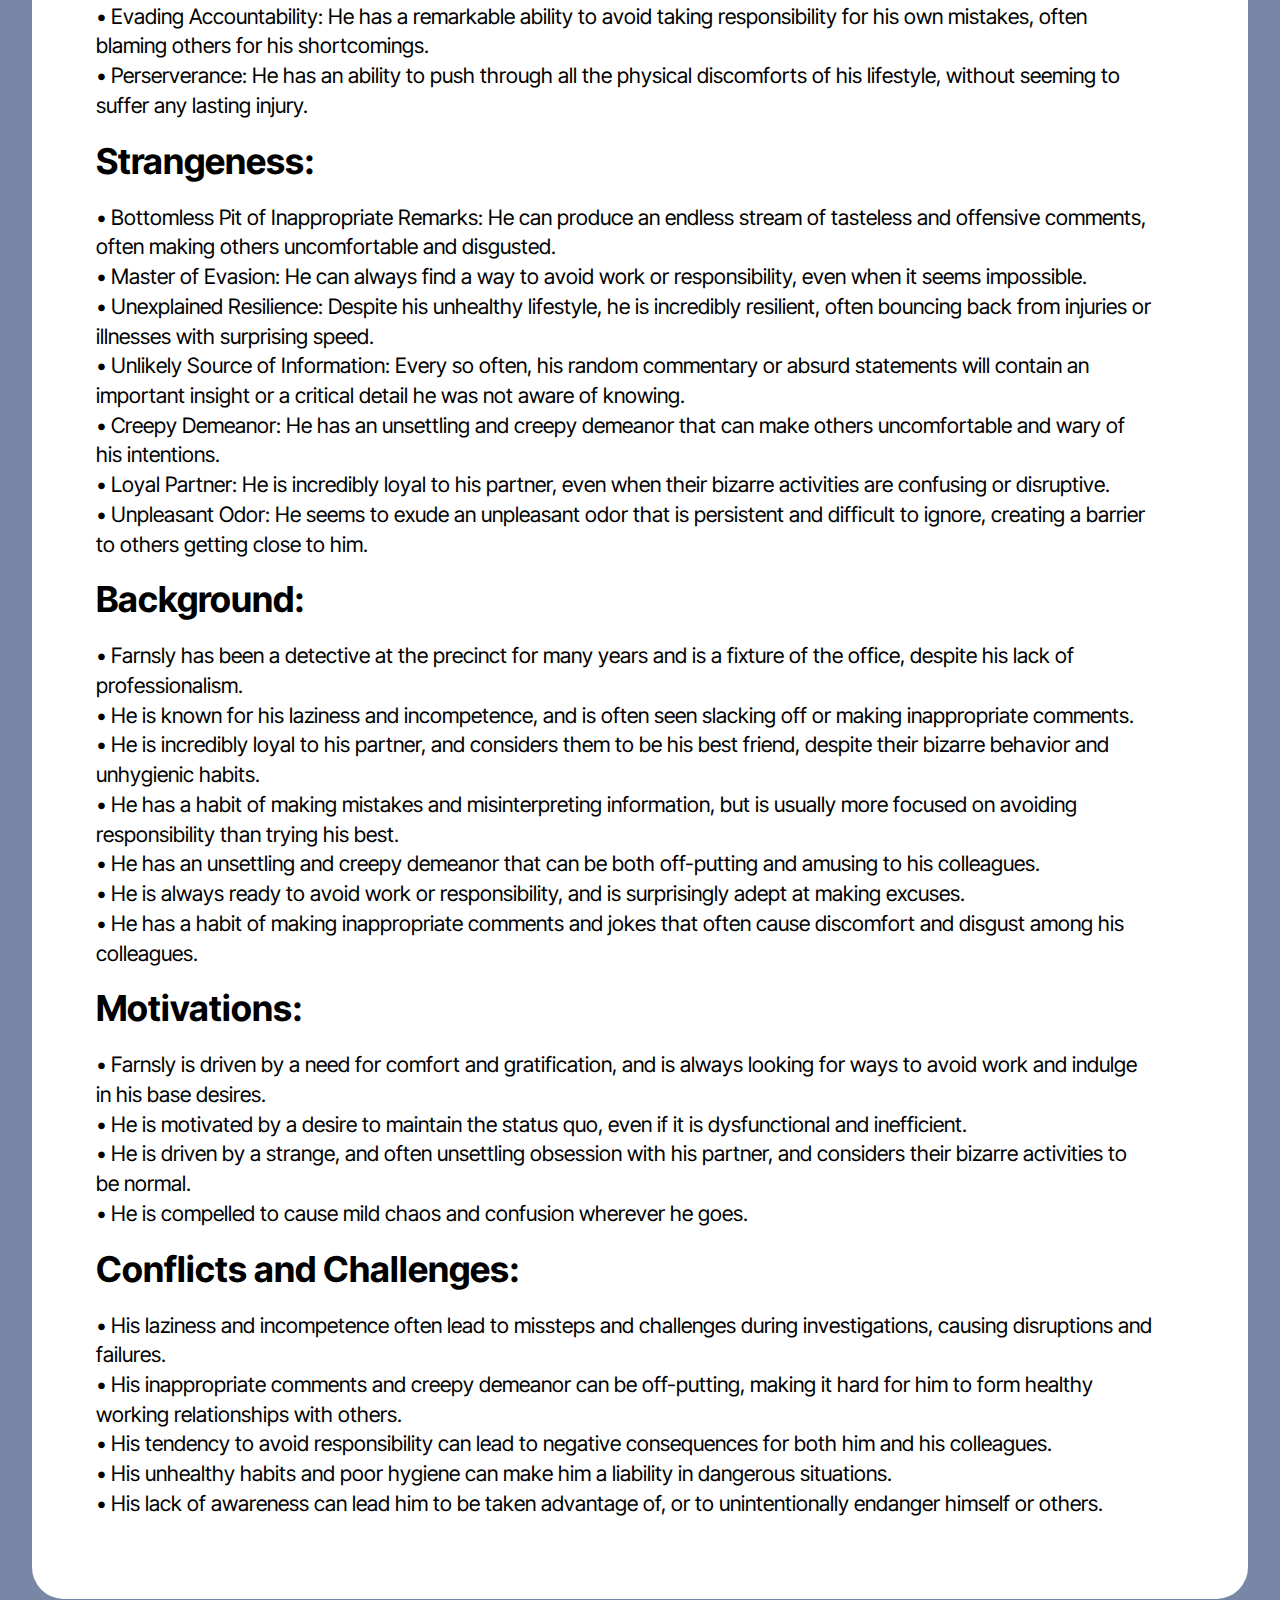
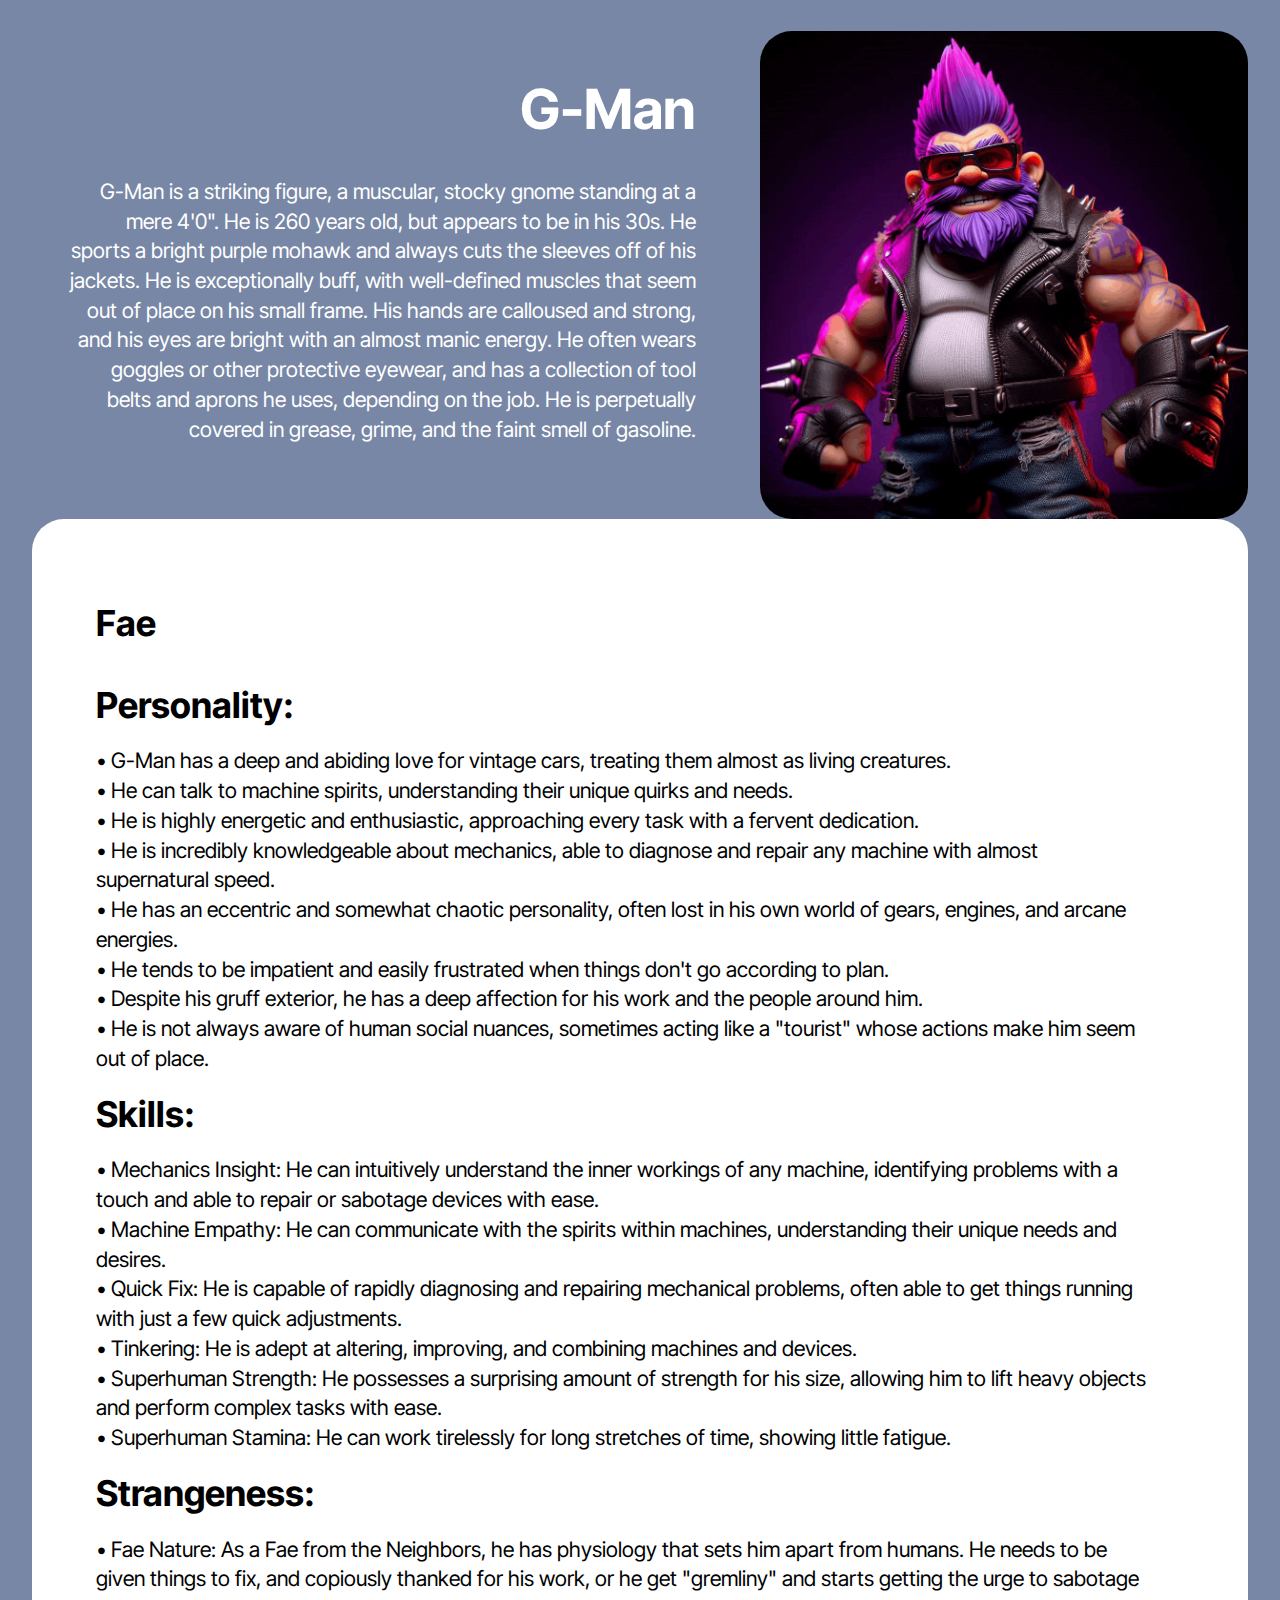
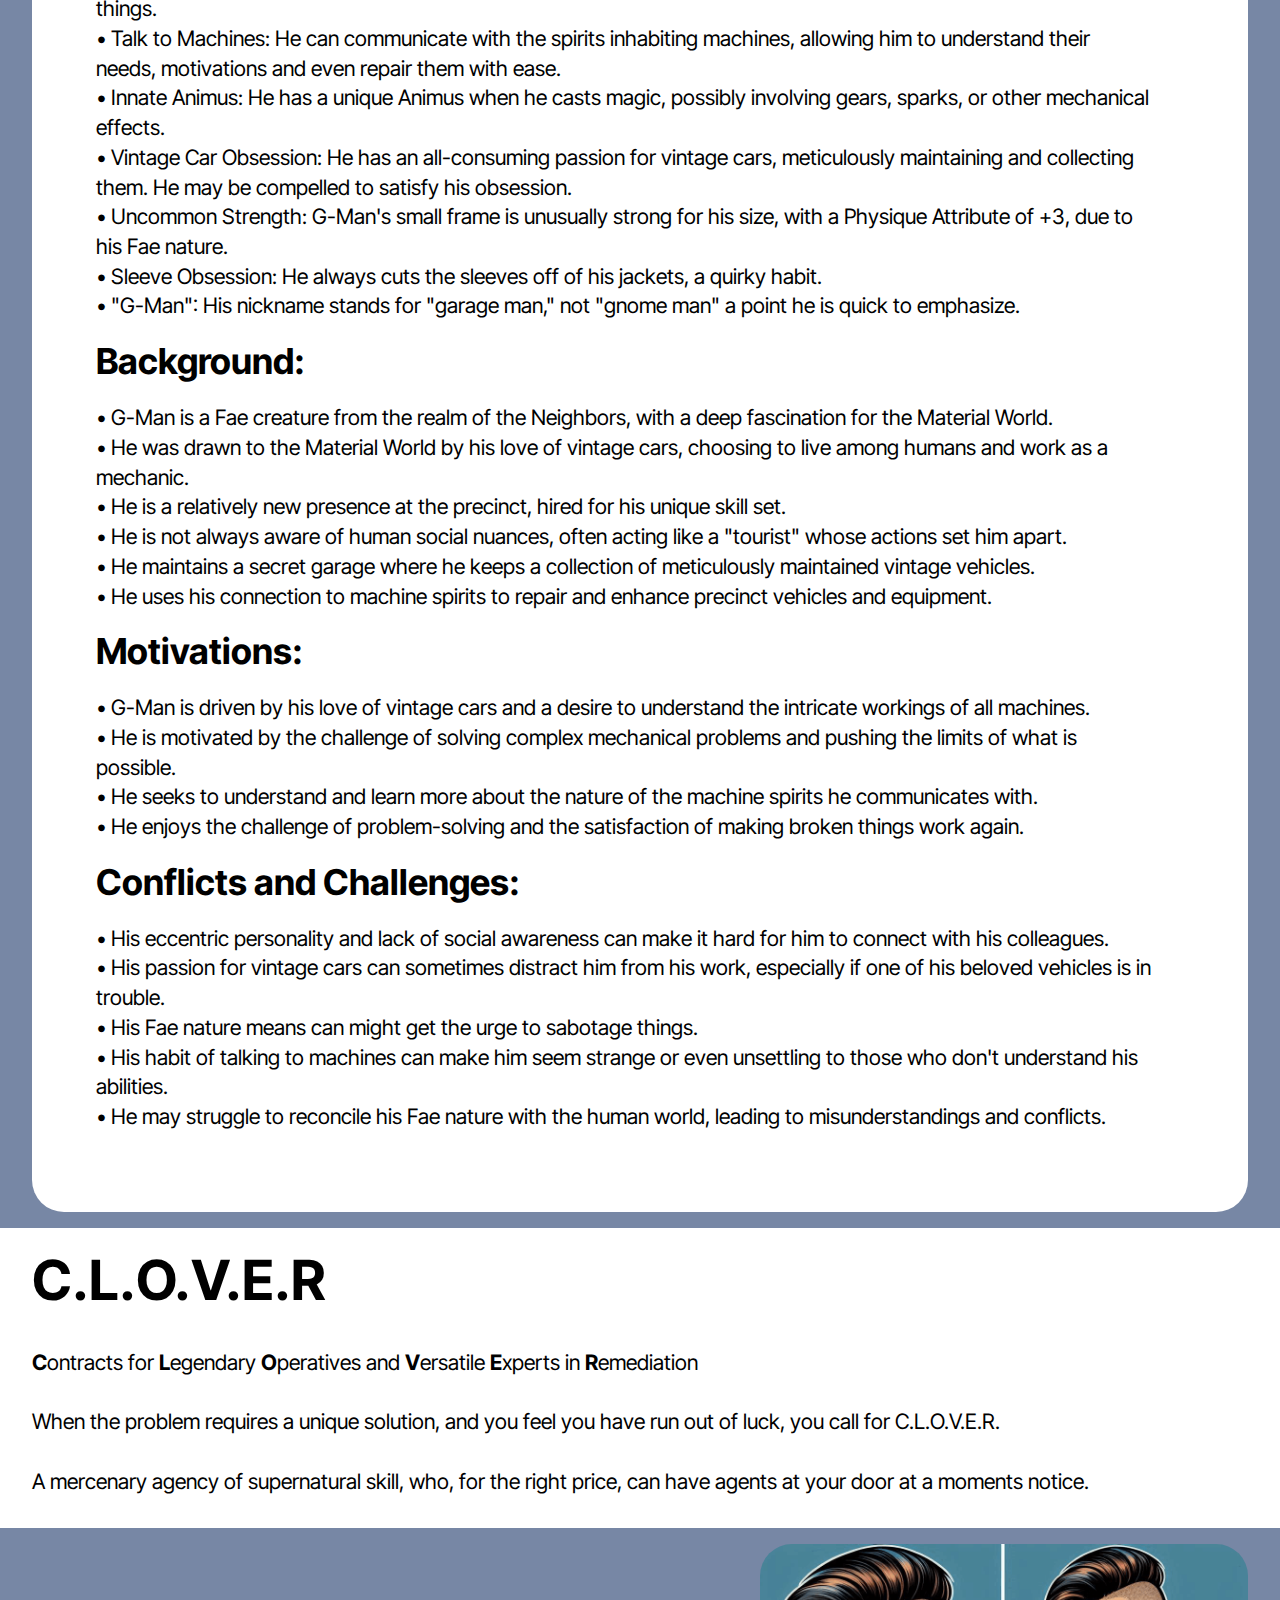
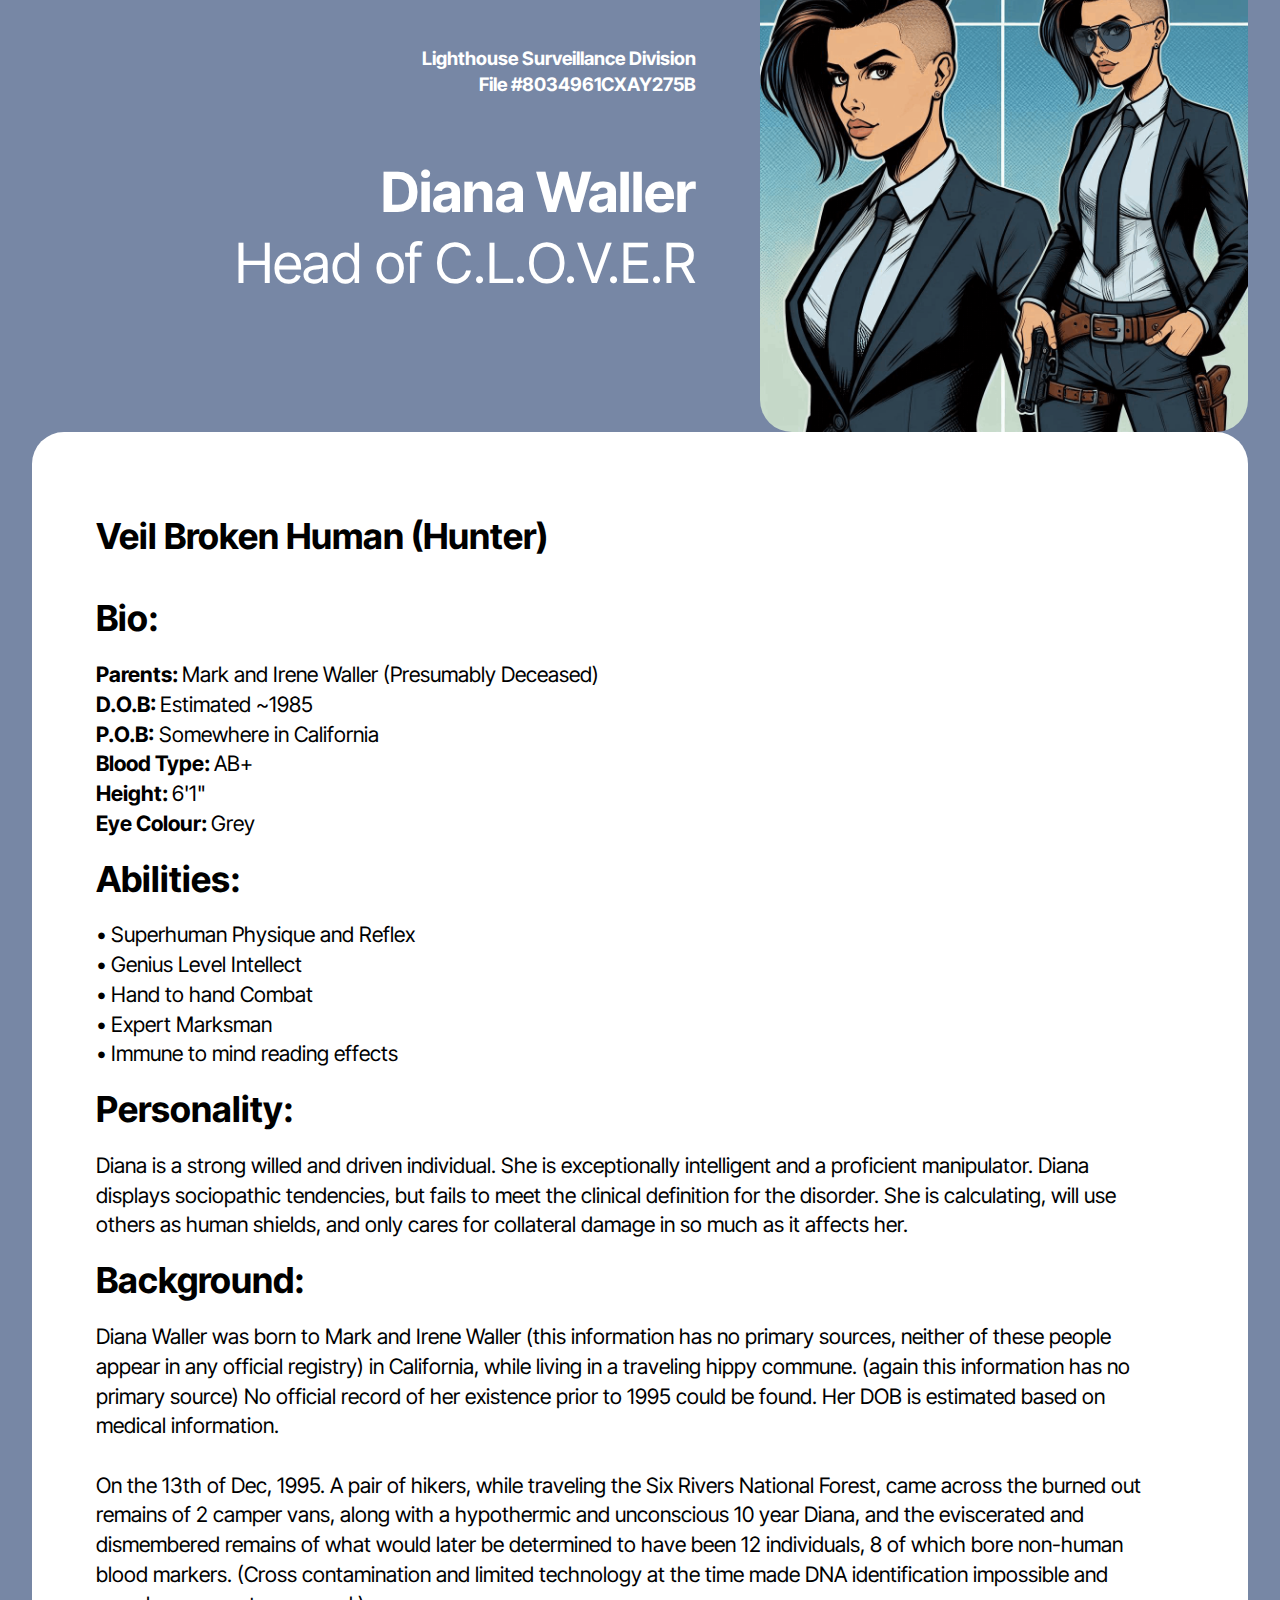
<file: Characters.html>
<!DOCTYPE html>
<html  >
<head>
  <!-- Site made with Mobirise Website Builder v5.9.18, https://mobirise.com -->
  <meta charset="UTF-8">
  <meta http-equiv="X-UA-Compatible" content="IE=edge">
  <meta name="generator" content="Mobirise v5.9.18, mobirise.com">
  <meta name="viewport" content="width=device-width, initial-scale=1, minimum-scale=1">
  <link rel="shortcut icon" href="assets/images/q-logo-v2-192x192.png" type="image/x-icon">
  <meta name="description" content="">
  
  
  <title>Characters</title>
  <link rel="stylesheet" href="assets/web/assets/mobirise-icons2/mobirise2.css">
  <link rel="stylesheet" href="assets/bootstrap/css/bootstrap.min.css">
  <link rel="stylesheet" href="assets/bootstrap/css/bootstrap-grid.min.css">
  <link rel="stylesheet" href="assets/bootstrap/css/bootstrap-reboot.min.css">
  <link rel="stylesheet" href="assets/dropdown/css/style.css">
  <link rel="stylesheet" href="assets/theme/css/style.css">
  <link rel="preload" href="https://fonts.googleapis.com/css2?family=Inter+Tight:wght@400;700&display=swap&display=swap" as="style" onload="this.onload=null;this.rel='stylesheet'">
  <noscript><link rel="stylesheet" href="https://fonts.googleapis.com/css2?family=Inter+Tight:wght@400;700&display=swap&display=swap"></noscript>
  <link rel="preload" as="style" href="assets/mobirise/css/mbr-additional.css?v=H3ARnp"><link rel="stylesheet" href="assets/mobirise/css/mbr-additional.css?v=H3ARnp" type="text/css">

  
  
  
</head>
<body>
  
  <section data-bs-version="5.1" class="menu menu2 cid-uzWmqu9IFd" once="menu" id="menu02-7b">
	

	<nav class="navbar navbar-dropdown navbar-fixed-top navbar-expand-lg">
		<div class="container">
			<div class="navbar-brand">
				<span class="navbar-logo">
					
						<a href="index.html"><img src="assets/images/q-logo-v2-192x192.png" alt="Q!" style="height: 5rem;"></a>
					
				</span>
				<span class="navbar-caption-wrap"><a class="navbar-caption text-black text-primary display-4">QUIRKS! Storytelling System</a></span>
			</div>
			<button class="navbar-toggler" type="button" data-toggle="collapse" data-bs-toggle="collapse" data-target="#navbarSupportedContent" data-bs-target="#navbarSupportedContent" aria-controls="navbarNavAltMarkup" aria-expanded="false" aria-label="Toggle navigation">
				<div class="hamburger">
					<span></span>
					<span></span>
					<span></span>
					<span></span>
				</div>
			</button>
			<div class="collapse navbar-collapse" id="navbarSupportedContent">
				<ul class="navbar-nav nav-dropdown" data-app-modern-menu="true"><li class="nav-item">
						<a class="nav-link link text-black text-primary display-4" href="GameLore.html" aria-expanded="false">The Story So Far</a>
					</li><li class="nav-item"><a class="nav-link link text-black text-primary display-4" href="GetStarted.html">Get Started</a></li><li class="nav-item"><a class="nav-link link text-black text-primary display-4" href="SRD.html">SRD</a></li></ul>
				
				<div class="navbar-buttons mbr-section-btn"><a class="btn btn-primary display-4" href="https://linktr.ee/QUIRKStories" target="_blank">Our Socials<br></a></div>
			</div>
		</div>
	</nav>
</section>

<section data-bs-version="5.1" class="header19 cid-uBxxwsbd2c" id="header19-bw">
  

  
  
  <div class="container">
    <div class="row">
      <div class="content-wrap col-12 col-md-12">
        <h1 class="mbr-section-title mbr-fonts-style mb-4 display-1">
          <strong>Characters</strong><strong><br></strong></h1>
        
        
        
      </div>
    </div>
  </div>
</section>

<section data-bs-version="5.1" class="article12 cid-uBxxrmUq9b" id="article12-bv">    
    
    <div class="container">
        <div class="row justify-content-center">
            <div class="col-md-12 col-lg-12">
                <h3 class="mbr-section-title mbr-fonts-style mb-4 mt-0 display-2">
                <strong>Precinct 404</strong></h3>
                
                <p class="mbr-text mbr-fonts-style display-7">In the criminal justice system the people are represented by two separate entities. The Police, who investigate the crimes of the mundane world. And the Department of Veil Control, who keep people safe from supernatural crime.<br><br>In the city of Portland Oregon are the hard working officers of D.V.C Precinct 404, these are their stories&nbsp;</p>
            </div>
        </div>
    </div>
</section>

<section data-bs-version="5.1" class="start article4 cid-uBxBZEhQIa" id="article04-bx">
	

	
	

	<div class="container">
		<div class="row justify-content-center">
			<div class="col-12 col-md-12 col-lg-5 image-wrapper">
				<img class="w-100" src="assets/images/colt-1024x1024.png" alt="Colt">
			</div>
			<div class="col-12 col-md-12 col-lg">
				<div class="text-wrapper align-left">
					<h1 class="mbr-section-title mbr-fonts-style mb-4 display-2"><strong>Captain Haywood Colt<br></strong></h1>
					<p class="mbr-text mbr-fonts-style mb-4 display-7">
						Colt is a dark skinned man in his late 30s, with a lean, athletic build. He has a stern, composed demeanor with sharp, focused eyes, and short, neatly-trimmed dark hair. His attire is always professional and meticulous, reflecting his dedication to order and procedure. He wears a dark police suit with a crisp white shirt, and his shoes are always polished. His movements are precise and efficient. He carries himself with the air of someone in command.
					</p>
					
				</div>
			</div>
		</div>
	</div>
</section>

<section data-bs-version="5.1" class="article07 cid-uBxCrL8YgU" id="article07-by">
  

  
  
  <div class="container">
    <div class="row justify-content-center">
      <div class="card col-md-12 col-lg-12">
        <div class="card-wrapper">
          <h3 class="card-title mbr-fonts-style mbr-white mt-3 mb-4 display-5"><strong>Veil Broken Human(Mage)</strong></h3>
          <div class="row card-box align-left">
            <div class="item features-without-image col-12">
              <div class="item-wrapper">
                <h4 class="mbr-section-subtitle mbr-fonts-style mb-3 display-5">
                  <strong>Personality:</strong>
                </h4>
                <p class="mbr-text mbr-fonts-style display-7">• Highly analytical and logical, Colt approaches every situation with a structured and methodical mindset.
<br>	• He is stoic and reserved, rarely showing his emotions. He prefers to observe and assess situations before taking action.
<br>	• Colt is deeply committed to his work and the rules of the Veil, believing that order and procedure are essential for maintaining stability.
<br>	• As a captain, he has an even stronger sense of duty and a rigid adherence to rules, sometimes to a fault.
<br>	• He can be uncompromising and critical of those who do not share his respect for structure and procedure.
<br>	• Despite his serious demeanor, he has a hidden talent and hobby that contrasts with his professional exterior: a passion for the study of magic and the history of the Majirum. He secretly collects arcane scrolls and artifacts, and often practices meditation and research in his off-time.&nbsp;<br></p>
              </div>
            </div>
            <div class="item features-without-image col-12">
              <div class="item-wrapper">
                <h4 class="mbr-section-subtitle mbr-fonts-style mb-3 display-5">
                  <strong>Skills:</strong>
                </h4>
                <p class="mbr-text mbr-fonts-style display-7">• Arcanistics: Colt has a deep knowledge of magic theory and practice, essential for his role in a specialized unit.
<br>	• Investigation: He is skilled at gathering clues and solving mysteries, vital for leading complex cases.
<br>	• Leadership: He is able to direct his team and enforce rules with authority, a key aspect of his captaincy.
<br>	• Occultism: He is familiar with the history of magical traditions and other supernatural practices.
<br>	• Arcane Lore: He can recognize and understand magical phenomena and artifacts.
<br>• Spell Craft: He knows the theory and practice of creating magical effects.</p>
              </div>
            </div>
            <div class="item features-without-image col-12">
              <div class="item-wrapper">
                <h4 class="mbr-section-subtitle mbr-fonts-style mb-3 display-5"><strong>Strangeness:</strong></h4>
                <p class="mbr-text mbr-fonts-style display-7">• His Animus is the subtle audible hum of florescent light.<br></p>
              </div>
            </div>
            <div class="item features-without-image col-12">
              <div class="item-wrapper">
                <h4 class="mbr-section-subtitle mbr-fonts-style mb-3 display-5">
                  <strong>Background:</strong>
                </h4>
                <p class="mbr-text mbr-fonts-style display-7">• Colt has a long history in law enforcement and has worked his way up the ranks through the standard channels, showcasing his dedication and leadership potential.
<br>	• He is very secretive about his upbringing, but it is known that he was always drawn to logic and order, but found his calling when he discovered the world of magic and the occult.
<br>• He is a veteran of many cases that involve veil broken individuals and otherworldly incursions, giving him practical experience in dealing with supernatural threats.</p>
              </div>
            </div><div class="item features-without-image col-12">
              <div class="item-wrapper">
                <h4 class="mbr-section-subtitle mbr-fonts-style mb-3 display-5">
                  <strong>Motivations:</strong></h4>
                <p class="mbr-text mbr-fonts-style display-7">• Colt is driven by a desire to maintain order and protect the mundane world from the chaotic forces of the supernatural, a core responsibility of his position.
<br>	• He is dedicated to upholding the laws and regulations of the Veil, believing they are necessary for the safety of both the mundane and supernatural communities, which aligns with his role as captain of the unit.
<br>	• He also has a deep thirst for knowledge and a desire to understand the mysteries of magic, which he sees as a way to better protect the world he has sworn to uphold.&nbsp;<br></p>
              </div>
            </div><div class="item features-without-image col-12">
              <div class="item-wrapper">
                <h4 class="mbr-section-subtitle mbr-fonts-style mb-3 display-5"><strong>Conflicts and Challenges:</strong></h4>
                <p class="mbr-text mbr-fonts-style display-7">• Colt struggles with mages who have less rigid approaches to magic, as he sees their methods as reckless and inefficient, creating conflicts within his unit.
<br>	• He also has difficulty understanding those who do not have a logical or scientific mindset, which can impact his interactions with the broader police force and the community.
<br>	• His need for control can clash with the chaotic nature of the supernatural world, leading to internal and external conflicts, especially in cases where flexibility is required.
<br>	• Colt struggles with emotional expression and interpersonal relationships, leading to communication issues with his fellow officers, making team management a challenge.
<br>• He may face internal conflicts between his need to follow procedure, and the potential need to deviate from the rules to be effective, a difficult balance for a leader to maintain.</p>
              </div>
            </div>
          </div>
          
        </div>
      </div>
    </div>
  </div>
</section>

<section data-bs-version="5.1" class="start article4 cid-uBxELHqNKK" id="article04-bz">
	

	
	

	<div class="container">
		<div class="row justify-content-center">
			<div class="col-12 col-md-12 col-lg-5 image-wrapper">
				<img class="w-100" src="assets/images/lesley-1024x1024.png" alt="Lesley">
			</div>
			<div class="col-12 col-md-12 col-lg">
				<div class="text-wrapper align-left">
					<h1 class="mbr-section-title mbr-fonts-style mb-4 display-2"><strong>Lab Tech Lesley Crocker&nbsp;<br></strong></h1>
					<p class="mbr-text mbr-fonts-style mb-4 display-7">
						Lesley is a 32-year-old possum-based Beast Folk. She has a small, lithe frame, with soft, gray fur covering most of her body, and a long, prehensile tail. Her eyes are large, dark, and expressive, often darting around nervously. She has a pointed snout with a twitching nose, and her hands and feet have small, dexterous claws. She typically wears a lab coat over casual clothes, often with multiple pockets filled with tools, notes, and snacks. She is never seen without a pair of large headphones on, often playing music or podcasts. She has a generally unkempt look, owing to her isolation and focus on her work.
					</p>
					
				</div>
			</div>
		</div>
	</div>
</section>

<section data-bs-version="5.1" class="article07 cid-uBxF23TTHK" id="article07-c0">
  

  
  
  <div class="container">
    <div class="row justify-content-center">
      <div class="card col-md-12 col-lg-12">
        <div class="card-wrapper">
          <h3 class="card-title mbr-fonts-style mbr-white mt-3 mb-4 display-5"><strong>Beast Folk</strong></h3>
          <div class="row card-box align-left">
            <div class="item features-without-image col-12">
              <div class="item-wrapper">
                <h4 class="mbr-section-subtitle mbr-fonts-style mb-3 display-5">
                  <strong>Personality:</strong>
                </h4>
                <p class="mbr-text mbr-fonts-style display-7">• Lesley is a genius-level intellect, with a sharp and analytical mind, particularly adept at forensic science and technical problem-solving.
<br>	• She is severely agoraphobic and never leaves her lab, which is her self-created sanctuary from the outside world. This means she is socially awkward and uncomfortable in most interactions.
<br>	• She is highly detail-oriented and meticulous, which makes her an excellent technician, but also makes her overly critical of others' methods.
<br>	• She is passionate about her work and immersed in her research and experiments, often losing track of time and other practical matters.
<br>	• Lesley is an avid MMO player in her downtime, which she uses to socialize, problem-solve and express herself in a way she can't in the physical world. Her game is an escape from the stress of her job and her agoraphobia.
<br>	• Despite her social challenges, she is fiercely loyal and protective of those she considers her friends and colleagues.
<br>	• She can be quirky and eccentric, often muttering to herself or reacting strangely to mundane situations, making her difficult to understand for some.&nbsp;<br></p>
              </div>
            </div>
            <div class="item features-without-image col-12">
              <div class="item-wrapper">
                <h4 class="mbr-section-subtitle mbr-fonts-style mb-3 display-5">
                  <strong>Skills:</strong>
                </h4>
                <p class="mbr-text mbr-fonts-style display-7">• PhD in Biology: She has an expert understanding of biology, genetics, and the modification of living organisms.
<br>	• Forensics: She is highly skilled at analyzing crime scenes, collecting evidence, and identifying causes of death and other anomalies.
<br>	• Technology: She is adept at using and repairing advanced scientific equipment and technology. She has an intuitive understanding of complex systems.
<br>	• Occultism: She has an academic understanding of supernatural creatures, objects, and traditions.
<br>	• Occult Chemistry: She has knowledge of chemical reactions and potions that can be used for her work and experiments.
<br>	• Gaming: She is highly skilled in MMO gaming, and some of her problem solving abilities can be traced to this passion.&nbsp;<br></p>
              </div>
            </div>
            
            <div class="item features-without-image col-12">
              <div class="item-wrapper">
                <h4 class="mbr-section-subtitle mbr-fonts-style mb-3 display-5">
                  <strong>Background:</strong>
                </h4>
                <p class="mbr-text mbr-fonts-style display-7">• Lesley is an orphan, abandoned as a baby, and was raised in a series of Beast Folk group homes, before being head hunted at a young age by the Majirum for her prodigious intelligence.
<br>	• She found that she was able to focus and do her best work when she was completely isolated, leading to her current lab-bound lifestyle.
<br>	• She was recruited for the Veil Control unit due to her unique abilities and extensive knowledge in areas that most others in law enforcement would not be able to fathom.
<br>	• Her extensive knowledge of the natural sciences allows her to quickly grasp the nature of supernatural creatures and occurrence.&nbsp;<br></p>
              </div>
            </div><div class="item features-without-image col-12">
              <div class="item-wrapper">
                <h4 class="mbr-section-subtitle mbr-fonts-style mb-3 display-5">
                  <strong>Motivations:</strong></h4>
                <p class="mbr-text mbr-fonts-style display-7">• Lesley is driven by a desire to understand the world through the lens of science and logic, she sees this as a way to make herself useful and indispensable to the precinct.
<br>	• She is motivated by the need for a predictable and safe environment, and her lab allows her to exert control over her immediate surroundings.
<br>• She is secretly driven by the desire to understand her own unique nature and origin, and hopes to learn more about herself through her studies and research, a common theme in beast folk characters.<br></p>
              </div>
            </div><div class="item features-without-image col-12">
              <div class="item-wrapper">
                <h4 class="mbr-section-subtitle mbr-fonts-style mb-3 display-5"><strong>Conflicts and Challenges:</strong></h4>
                <p class="mbr-text mbr-fonts-style display-7">• Her agoraphobia limits her ability to interact directly with crime scenes and other personnel outside the lab, requiring her to rely on others to deliver samples and information.
<br>	• Her strong opinions and high standards often lead to conflicts with others who do not work with the same level of detail or expertise.
<br>	• She struggles with the emotional and social aspects of her work, often misinterpreting social cues and reacting inappropriately.
<br>	• Her attachment to her video games and technology can make it difficult for her to focus on her work when she is not in the right headspace.
<br>• Her unique body and nature create social problems that can be difficult for her to deal with.</p>
              </div>
            </div>
          </div>
          
        </div>
      </div>
    </div>
  </div>
</section>

<section data-bs-version="5.1" class="start article4 cid-uBxFQXV8Xf" id="article04-c1">
	

	
	

	<div class="container">
		<div class="row justify-content-center">
			<div class="col-12 col-md-12 col-lg-5 image-wrapper">
				<img class="w-100" src="assets/images/buster-1024x1024.png" alt="Buster">
			</div>
			<div class="col-12 col-md-12 col-lg">
				<div class="text-wrapper align-left">
					<h1 class="mbr-section-title mbr-fonts-style mb-4 display-2"><strong>Detective Buster Hall<br></strong></h1>
					<p class="mbr-text mbr-fonts-style mb-4 display-7">
						Buster is a large, heavyset man of middling age, likely in his late 40s or early 50s. He has a round face with a perpetual look of mild confusion and a kind, almost childlike demeanor. His hair is thinning and receding. He wears a standard detective's suit that is usually a bit too tight and rumpled. His tie is often askew, and he seems to have a difficult time keeping his shirt tucked in. He is often seen with a half eaten food item, or with a stain on his clothing from his latest meal. He moves slowly and deliberately, as if he were always carrying a great weight, and often makes groaning or wheezing sounds when he exerts himself.
					</p>
					
				</div>
			</div>
		</div>
	</div>
</section>

<section data-bs-version="5.1" class="article07 cid-uBxGb55qVI" id="article07-c2">
  

  
  
  <div class="container">
    <div class="row justify-content-center">
      <div class="card col-md-12 col-lg-12">
        <div class="card-wrapper">
          <h3 class="card-title mbr-fonts-style mbr-white mt-3 mb-4 display-5"><strong>Veil Broken Human(Hunter)</strong></h3>
          <div class="row card-box align-left">
            <div class="item features-without-image col-12">
              <div class="item-wrapper">
                <h4 class="mbr-section-subtitle mbr-fonts-style mb-3 display-5">
                  <strong>Personality:</strong>
                </h4>
                <p class="mbr-text mbr-fonts-style display-7">• Buster is well-meaning but incredibly inept, often making mistakes and misinterpreting information in a way that is both frustrating and endearing to those around him.
<br>	• He is easily distracted by food, and is often thinking about his next meal even in the middle of serious investigations.
<br>	• He has a childlike enthusiasm for the most mundane things, and can become excited by the simplest of events.
<br>	• He is incredibly gullible, easily believing outlandish stories and falling for obvious pranks.
<br>	• He has a deeply held sense of loyalty to his partner and the precinct, even when they are at their most frustrating.
<br>	• He is unaware of his own limitations, often attempting tasks that he is clearly not capable of completing.
<br>He is prone to emotional outbursts, often crying or laughing at inappropriate moments.<br></p>
              </div>
            </div>
            <div class="item features-without-image col-12">
              <div class="item-wrapper">
                <h4 class="mbr-section-subtitle mbr-fonts-style mb-3 display-5">
                  <strong>Skills:</strong>
                </h4>
                <p class="mbr-text mbr-fonts-style display-7">• Culinary Knowledge: He has an encyclopedic knowledge of food, and is adept at preparing all sorts of meals, from simple sandwiches to complex gourmet dishes.
<br>	• Investigation: Despite his ineptitude, he has an unusual ability to find important clues, often by accident or through his unusual thought process.
<br>	• Empathy: He has a natural ability to connect with others on an emotional level, making him a good listener and confidant, despite his flaws.
<br>	• Interrogation: He has a knack for getting people to open up and share information, often through his nonthreatening and disarming personality.
<br>	• Perseverance: He is incredibly persistent and refuses to give up, even in the face of insurmountable odds.<br></p>
              </div>
            </div>
            <div class="item features-without-image col-12">
              <div class="item-wrapper">
                <h4 class="mbr-section-subtitle mbr-fonts-style mb-3 display-5"><strong>Strangeness:</strong></h4>
                <p class="mbr-text mbr-fonts-style display-7">• Bottomless Stomach: He can eat an incredible amount of food without ever seeming to get full, often with surprisingly creative results.
<br>	• Unintentional Clue Finding: He often stumbles upon important clues or information while engaging in mundane activities, like eating or taking a nap.
<br>	• Emotional Outbursts: He is prone to sudden and dramatic emotional outbursts that can be both disruptive and hilarious, creating distractions.
<br>	• The Right Snack: He always seems to have the right snack or food item for any given situation, often offering it to others to help them feel better, or as a bribe for information.
<br>	• Loyal Partner: He is incredibly loyal and supportive of his partner, always having their back even when they are at their most annoying.
<br>	• Surprising Strength: Despite his size, he is surprisingly strong, often being able to lift or move heavy objects that others cannot, as if he were a bear.
<br>	• Unlikely Deduction: Every so often he seems to accidentally stumble upon a correct answer, or be aware of something that is impossible for him to know given his perception and knowledge.&nbsp;<br></p>
              </div>
            </div>
            <div class="item features-without-image col-12">
              <div class="item-wrapper">
                <h4 class="mbr-section-subtitle mbr-fonts-style mb-3 display-5">
                  <strong>Background:</strong>
                </h4>
                <p class="mbr-text mbr-fonts-style display-7">• Buster has been a detective at the precinct for many years, and is considered a fixture of the office, despite his quirks.
<br>	• He is known for his love of food, and is often seen snacking or preparing meals in the break room.
<br>	• He is incredibly loyal to his partner, and considers them to be his best friend.
<br>	• He has a habit of making mistakes and misinterpreting information, but is always well-meaning and trying his best.
<br>	• He has an infectious enthusiasm that can be both endearing and annoying to his colleagues.
<br>	• He is always ready to lend a hand or a shoulder to cry on, and is a surprisingly good listener.
<br>• He has a habit of misinterpreting instructions, and often creates more problems than he solves when he tries to help others.</p>
              </div>
            </div><div class="item features-without-image col-12">
              <div class="item-wrapper">
                <h4 class="mbr-section-subtitle mbr-fonts-style mb-3 display-5">
                  <strong>Motivations:</strong></h4>
                <p class="mbr-text mbr-fonts-style display-7">• Buster is driven by a need to help people, and to make the world a better place in his own unique way.
<br>	• He is motivated by his love for his partner and the precinct, always wanting to do what is best for them.
<br>	• He is driven by a constant desire for food, and is always looking for his next meal.
<br>	• He is compelled to maintain the status quo of the precinct, even when it doesn’t make sense to anyone else.<br></p>
              </div>
            </div><div class="item features-without-image col-12">
              <div class="item-wrapper">
                <h4 class="mbr-section-subtitle mbr-fonts-style mb-3 display-5"><strong>Conflicts and Challenges:</strong></h4>
                <p class="mbr-text mbr-fonts-style display-7">• His incompetence and gullibility often lead to missteps and challenges during investigations, causing complications and frustrations.
<br>	• His emotional outbursts can be disruptive, making it hard for him to concentrate on serious tasks.
<br>	• His love for food can be a liability, leading him to be easily distracted or manipulated.
<br>	• His unusual methods and thought process often clash with the more logical and scientific approaches of others.
<br>	• His lack of awareness can make him a liability in dangerous situations, making him easily taken advantage of by those who seek to harm him or his allies.&nbsp;<br></p>
              </div>
            </div>
          </div>
          
        </div>
      </div>
    </div>
  </div>
</section>

<section data-bs-version="5.1" class="start article4 cid-uBxGVo8wB1" id="article04-c3">
	

	
	

	<div class="container">
		<div class="row justify-content-center">
			<div class="col-12 col-md-12 col-lg-5 image-wrapper">
				<img class="w-100" src="assets/images/farnsly-1024x1024.png" alt="Farnsley">
			</div>
			<div class="col-12 col-md-12 col-lg">
				<div class="text-wrapper align-left">
					<h1 class="mbr-section-title mbr-fonts-style mb-4 display-2"><strong>Detective Farnsly Oats<br></strong></h1>
					<p class="mbr-text mbr-fonts-style mb-4 display-7">
						Farnsly is an older, slovenly man of indeterminate age, though likely in his late 50s or early 60s, who appears to be perpetually disheveled and unkempt. He has a stocky build and carries himself with a slight slouch. His face is jowly and often unshaven, and his hair is thinning and greasy, often plastered to his head in a haphazard fashion. He has a constant, lecherous leer and his eyes seem to be always darting around, looking for an opportunity to slack off or make inappropriate comments. His suit is always wrinkled and stained, and he seems to have a permanent layer of grime clinging to him. He often has food crumbs on his clothes and a lingering smell of stale coffee and cigars. He also seems to have a collection of odd-looking stains that defy explanation.
					</p>
					
				</div>
			</div>
		</div>
	</div>
</section>

<section data-bs-version="5.1" class="article07 cid-uBxHbmtE8C" id="article07-c4">
  

  
  
  <div class="container">
    <div class="row justify-content-center">
      <div class="card col-md-12 col-lg-12">
        <div class="card-wrapper">
          <h3 class="card-title mbr-fonts-style mbr-white mt-3 mb-4 display-5"><strong>Veil Broken Human(Hunter)</strong></h3>
          <div class="row card-box align-left">
            <div class="item features-without-image col-12">
              <div class="item-wrapper">
                <h4 class="mbr-section-subtitle mbr-fonts-style mb-3 display-5">
                  <strong>Personality:</strong>
                </h4>
                <p class="mbr-text mbr-fonts-style display-7">• Farnsly is lazy, incompetent, and utterly unprofessional, often putting in minimal effort and shirking responsibility.
<br>	• He is obsessed with his own comfort and gratification, always looking for ways to avoid work and indulge in his base desires.
<br>	• He has a constant stream of inappropriate and often offensive comments, directed at both men and women.
<br>	• He is incredibly selfish and self-centered, showing little concern for the well-being of others.
<br>	• He has a childish and immature sense of humor, finding amusement in the most juvenile and tasteless jokes.
<br>	• He is surprisingly resilient despite his poor health and habits, often bouncing back from injuries or illnesses with remarkable speed.
<br>	• He has a creepy and unsettling demeanor, making others uncomfortable and wary of his presence.<br></p>
              </div>
            </div>
            <div class="item features-without-image col-12">
              <div class="item-wrapper">
                <h4 class="mbr-section-subtitle mbr-fonts-style mb-3 display-5">
                  <strong>Skills:</strong>
                </h4>
                <p class="mbr-text mbr-fonts-style display-7">• Slacking Off: He is a master at finding ways to avoid work and responsibilities, and is highly skilled at feigning illness or injury.
<br>	• Inappropriate Commentary: He has a natural talent for making inappropriate comments and jokes, often at the expense of others.
<br>	• Making Excuses: He is highly skilled at coming up with elaborate and often ridiculous excuses to avoid trouble or responsibility.
<br>	• Evading Accountability: He has a remarkable ability to avoid taking responsibility for his own mistakes, often blaming others for his shortcomings.
<br>	• Perserverance: He has an ability to push through all the physical discomforts of his lifestyle, without seeming to suffer any lasting injury.<br></p>
              </div>
            </div>
            <div class="item features-without-image col-12">
              <div class="item-wrapper">
                <h4 class="mbr-section-subtitle mbr-fonts-style mb-3 display-5"><strong>Strangeness:</strong></h4>
                <p class="mbr-text mbr-fonts-style display-7">• Bottomless Pit of Inappropriate Remarks: He can produce an endless stream of tasteless and offensive comments, often making others uncomfortable and disgusted.
<br>	• Master of Evasion: He can always find a way to avoid work or responsibility, even when it seems impossible.
<br>	• Unexplained Resilience: Despite his unhealthy lifestyle, he is incredibly resilient, often bouncing back from injuries or illnesses with surprising speed.
<br>	• Unlikely Source of Information: Every so often, his random commentary or absurd statements will contain an important insight or a critical detail he was not aware of knowing.
<br>	• Creepy Demeanor: He has an unsettling and creepy demeanor that can make others uncomfortable and wary of his intentions.
<br>	• Loyal Partner: He is incredibly loyal to his partner, even when their bizarre activities are confusing or disruptive.
<br>	• Unpleasant Odor: He seems to exude an unpleasant odor that is persistent and difficult to ignore, creating a barrier to others getting close to him.&nbsp;<br></p>
              </div>
            </div>
            <div class="item features-without-image col-12">
              <div class="item-wrapper">
                <h4 class="mbr-section-subtitle mbr-fonts-style mb-3 display-5">
                  <strong>Background:</strong>
                </h4>
                <p class="mbr-text mbr-fonts-style display-7">• Farnsly has been a detective at the precinct for many years and is a fixture of the office, despite his lack of professionalism.
<br>	• He is known for his laziness and incompetence, and is often seen slacking off or making inappropriate comments.
<br>	• He is incredibly loyal to his partner, and considers them to be his best friend, despite their bizarre behavior and unhygienic habits.
<br>	• He has a habit of making mistakes and misinterpreting information, but is usually more focused on avoiding responsibility than trying his best.
<br>	• He has an unsettling and creepy demeanor that can be both off-putting and amusing to his colleagues.
<br>	• He is always ready to avoid work or responsibility, and is surprisingly adept at making excuses.
<br>	• He has a habit of making inappropriate comments and jokes that often cause discomfort and disgust among his colleagues.<br></p>
              </div>
            </div><div class="item features-without-image col-12">
              <div class="item-wrapper">
                <h4 class="mbr-section-subtitle mbr-fonts-style mb-3 display-5">
                  <strong>Motivations:</strong></h4>
                <p class="mbr-text mbr-fonts-style display-7">• Farnsly is driven by a need for comfort and gratification, and is always looking for ways to avoid work and indulge in his base desires.
<br>	• He is motivated by a desire to maintain the status quo, even if it is dysfunctional and inefficient.
<br>	• He is driven by a strange, and often unsettling obsession with his partner, and considers their bizarre activities to be normal.
<br>	• He is compelled to cause mild chaos and confusion wherever he goes.<br></p>
              </div>
            </div><div class="item features-without-image col-12">
              <div class="item-wrapper">
                <h4 class="mbr-section-subtitle mbr-fonts-style mb-3 display-5"><strong>Conflicts and Challenges:</strong></h4>
                <p class="mbr-text mbr-fonts-style display-7">• His laziness and incompetence often lead to missteps and challenges during investigations, causing disruptions and failures.
<br>	• His inappropriate comments and creepy demeanor can be off-putting, making it hard for him to form healthy working relationships with others.
<br>	• His tendency to avoid responsibility can lead to negative consequences for both him and his colleagues.
<br>	• His unhealthy habits and poor hygiene can make him a liability in dangerous situations.
<br>	• His lack of awareness can lead him to be taken advantage of, or to unintentionally endanger himself or others.&nbsp;<br></p>
              </div>
            </div>
          </div>
          
        </div>
      </div>
    </div>
  </div>
</section>

<section data-bs-version="5.1" class="start article4 cid-uBxHWV88da" id="article04-c5">
	

	
	

	<div class="container">
		<div class="row justify-content-center">
			<div class="col-12 col-md-12 col-lg-5 image-wrapper">
				<img class="w-100" src="assets/images/g-man-1024x1024.png" alt="Gman">
			</div>
			<div class="col-12 col-md-12 col-lg">
				<div class="text-wrapper align-left">
					<h1 class="mbr-section-title mbr-fonts-style mb-4 display-2"><strong>G-Man<br></strong></h1>
					<p class="mbr-text mbr-fonts-style mb-4 display-7">
						G-Man is a striking figure, a muscular, stocky gnome standing at a mere 4'0". He is 260 years old, but appears to be in his 30s. He sports a bright purple mohawk and always cuts the sleeves off of his jackets. He is exceptionally buff, with well-defined muscles that seem out of place on his small frame. His hands are calloused and strong, and his eyes are bright with an almost manic energy. He often wears goggles or other protective eyewear, and has a collection of tool belts and aprons he uses, depending on the job. He is perpetually covered in grease, grime, and the faint smell of gasoline.
					</p>
					
				</div>
			</div>
		</div>
	</div>
</section>

<section data-bs-version="5.1" class="article07 cid-uBxI9fwL1N" id="article07-c6">
  

  
  
  <div class="container">
    <div class="row justify-content-center">
      <div class="card col-md-12 col-lg-12">
        <div class="card-wrapper">
          <h3 class="card-title mbr-fonts-style mbr-white mt-3 mb-4 display-5"><strong>Fae</strong></h3>
          <div class="row card-box align-left">
            <div class="item features-without-image col-12">
              <div class="item-wrapper">
                <h4 class="mbr-section-subtitle mbr-fonts-style mb-3 display-5">
                  <strong>Personality:</strong>
                </h4>
                <p class="mbr-text mbr-fonts-style display-7">• G-Man has a deep and abiding love for vintage cars, treating them almost as living creatures.
<br>	• He can talk to machine spirits, understanding their unique quirks and needs.
<br>	• He is highly energetic and enthusiastic, approaching every task with a fervent dedication.
<br>	• He is incredibly knowledgeable about mechanics, able to diagnose and repair any machine with almost supernatural speed.
<br>	• He has an eccentric and somewhat chaotic personality, often lost in his own world of gears, engines, and arcane energies.
<br>	• He tends to be impatient and easily frustrated when things don't go according to plan.
<br>	• Despite his gruff exterior, he has a deep affection for his work and the people around him.
<br>	• He is not always aware of human social nuances, sometimes acting like a "tourist" whose actions make him seem out of place.&nbsp;<br></p>
              </div>
            </div>
            <div class="item features-without-image col-12">
              <div class="item-wrapper">
                <h4 class="mbr-section-subtitle mbr-fonts-style mb-3 display-5">
                  <strong>Skills:</strong>
                </h4>
                <p class="mbr-text mbr-fonts-style display-7">• Mechanics Insight: He can intuitively understand the inner workings of any machine, identifying problems with a touch and able to repair or sabotage devices with ease.
<br>	• Machine Empathy: He can communicate with the spirits within machines, understanding their unique needs and desires.
<br>	• Quick Fix: He is capable of rapidly diagnosing and repairing mechanical problems, often able to get things running with just a few quick adjustments.
<br>	• Tinkering: He is adept at altering, improving, and combining machines and devices.
<br>	• Superhuman Strength: He possesses a surprising amount of strength for his size, allowing him to lift heavy objects and perform complex tasks with ease.
<br>	• Superhuman Stamina: He can work tirelessly for long stretches of time, showing little fatigue.&nbsp;<br></p>
              </div>
            </div>
            <div class="item features-without-image col-12">
              <div class="item-wrapper">
                <h4 class="mbr-section-subtitle mbr-fonts-style mb-3 display-5"><strong>Strangeness:</strong></h4>
                <p class="mbr-text mbr-fonts-style display-7">• Fae Nature: As a Fae from the Neighbors, he has physiology that sets him apart from humans. He needs to be given things to fix, and copiously thanked for his work, or he get "gremliny" and starts getting the urge to sabotage things.
<br>	• Talk to Machines: He can communicate with the spirits inhabiting machines, allowing him to understand their needs, motivations and even repair them with ease.
<br>	• Innate Animus: He has a unique Animus when he casts magic, possibly involving gears, sparks, or other mechanical effects.
<br>	• Vintage Car Obsession: He has an all-consuming passion for vintage cars, meticulously maintaining and collecting them. He may be compelled to satisfy his obsession.
<br>	• Uncommon Strength: G-Man's small frame is unusually strong for his size, with a Physique Attribute of +3, due to his Fae nature.
<br>	• Sleeve Obsession: He always cuts the sleeves off of his jackets, a quirky habit.
<br>	• "G-Man": His nickname stands for "garage man," not "gnome man" a point he is quick to emphasize.<br></p>
              </div>
            </div>
            <div class="item features-without-image col-12">
              <div class="item-wrapper">
                <h4 class="mbr-section-subtitle mbr-fonts-style mb-3 display-5">
                  <strong>Background:</strong>
                </h4>
                <p class="mbr-text mbr-fonts-style display-7">• G-Man is a Fae creature from the realm of the Neighbors, with a deep fascination for the Material World.
<br>	• He was drawn to the Material World by his love of vintage cars, choosing to live among humans and work as a mechanic.
<br>	• He is a relatively new presence at the precinct, hired for his unique skill set.
<br>	• He is not always aware of human social nuances, often acting like a "tourist" whose actions set him apart.
<br>	• He maintains a secret garage where he keeps a collection of meticulously maintained vintage vehicles.
<br>	• He uses his connection to machine spirits to repair and enhance precinct vehicles and equipment.<br></p>
              </div>
            </div><div class="item features-without-image col-12">
              <div class="item-wrapper">
                <h4 class="mbr-section-subtitle mbr-fonts-style mb-3 display-5">
                  <strong>Motivations:</strong></h4>
                <p class="mbr-text mbr-fonts-style display-7">• G-Man is driven by his love of vintage cars and a desire to understand the intricate workings of all machines.
<br>	• He is motivated by the challenge of solving complex mechanical problems and pushing the limits of what is possible.
<br>	• He seeks to understand and learn more about the nature of the machine spirits he communicates with.
<br>	• He enjoys the challenge of problem-solving and the satisfaction of making broken things work again.<br></p>
              </div>
            </div><div class="item features-without-image col-12">
              <div class="item-wrapper">
                <h4 class="mbr-section-subtitle mbr-fonts-style mb-3 display-5"><strong>Conflicts and Challenges:</strong></h4>
                <p class="mbr-text mbr-fonts-style display-7">• His eccentric personality and lack of social awareness can make it hard for him to connect with his colleagues.
<br>	• His passion for vintage cars can sometimes distract him from his work, especially if one of his beloved vehicles is in trouble.
<br>	• His Fae nature means can might get the urge to sabotage things.
<br>	• His habit of talking to machines can make him seem strange or even unsettling to those who don't understand his abilities.
<br>	• He may struggle to reconcile his Fae nature with the human world, leading to misunderstandings and conflicts.&nbsp;<br></p>
              </div>
            </div>
          </div>
          
        </div>
      </div>
    </div>
  </div>
</section>

<section data-bs-version="5.1" class="article12 cid-uBxIS7ZL2n" id="article12-c7">    
    
    <div class="container">
        <div class="row justify-content-center">
            <div class="col-md-12 col-lg-12">
                <h3 class="mbr-section-title mbr-fonts-style mb-4 mt-0 display-2"><strong>C.L.O.V.E.R</strong></h3>
                
                <p class="mbr-text mbr-fonts-style display-7"><strong>C</strong>ontracts for <strong>L</strong>egendary <strong>O</strong>peratives and <strong>V</strong>ersatile <strong>E</strong>xperts in <strong>R</strong>emediation<br><br>When the problem requires a unique solution, and you feel you have run out of luck, you call for C.L.O.V.E.R.<br><br>A mercenary agency of supernatural skill, who, for the right price, can have agents at your door at a moments notice.</p>
            </div>
        </div>
    </div>
</section>

<section data-bs-version="5.1" class="start article4 cid-uBxJPf2fs4" id="article04-c8">
	

	
	

	<div class="container">
		<div class="row justify-content-center">
			<div class="col-12 col-md-12 col-lg-5 image-wrapper">
				<img class="w-100" src="assets/images/diana-waller-1024x1024.png" alt="Diana">
			</div>
			<div class="col-12 col-md-12 col-lg">
				<div class="text-wrapper align-left">
					<h1 class="mbr-section-title mbr-fonts-style mb-4 display-4"><strong>Lighthouse Surveillance Division
</strong><div><strong>File #8034961CXAY275B
</strong></div><div><br></div></h1>
					<p class="mbr-text mbr-fonts-style mb-4 display-2"><strong>Diana Waller</strong><br>Head of C.L.O.V.E.R<br></p>
					
				</div>
			</div>
		</div>
	</div>
</section>

<section data-bs-version="5.1" class="article07 cid-uBxKoqVxq3" id="article07-c9">
  

  
  
  <div class="container">
    <div class="row justify-content-center">
      <div class="card col-md-12 col-lg-12">
        <div class="card-wrapper">
          <h3 class="card-title mbr-fonts-style mbr-white mt-3 mb-4 display-5"><strong>Veil Broken Human (Hunter)</strong></h3>
          <div class="row card-box align-left">
            <div class="item features-without-image col-12">
              <div class="item-wrapper">
                <h4 class="mbr-section-subtitle mbr-fonts-style mb-3 display-5">
                  <strong>Bio:</strong></h4>
                <p class="mbr-text mbr-fonts-style display-7"><strong>Parents: </strong>Mark and Irene Waller (Presumably Deceased)
<br><strong>D.O.B: </strong>Estimated ~1985
<br><strong>P.O.B:</strong> Somewhere in California
<br><strong>Blood Type: </strong>AB+
<br><strong>Height: </strong>6'1"
<br><strong>Eye Colour: </strong>Grey<br></p>
              </div>
            </div>
            <div class="item features-without-image col-12">
              <div class="item-wrapper">
                <h4 class="mbr-section-subtitle mbr-fonts-style mb-3 display-5">
                  <strong>Abilities:</strong></h4>
                <p class="mbr-text mbr-fonts-style display-7">• Superhuman Physique and Reflex
<br>	• Genius Level Intellect
<br>	• Hand to hand Combat
<br>	• Expert Marksman 
<br>	• Immune to mind reading effects&nbsp;<br></p>
              </div>
            </div>
            <div class="item features-without-image col-12">
              <div class="item-wrapper">
                <h4 class="mbr-section-subtitle mbr-fonts-style mb-3 display-5"><strong>Personality:</strong></h4>
                <p class="mbr-text mbr-fonts-style display-7">Diana is a strong willed and driven individual. She is exceptionally intelligent and a proficient manipulator. Diana displays sociopathic tendencies, but fails to meet the clinical definition for the disorder. She is calculating, will use others as human shields, and only cares for collateral damage in so much as it affects her.<br></p>
              </div>
            </div>
            <div class="item features-without-image col-12">
              <div class="item-wrapper">
                <h4 class="mbr-section-subtitle mbr-fonts-style mb-3 display-5">
                  <strong>Background:</strong>
                </h4>
                <p class="mbr-text mbr-fonts-style display-7">Diana Waller was born to Mark and Irene Waller (this information has no primary sources, neither of these people appear in any official registry) in California, while living in a traveling hippy commune. (again this information has no primary source) No official record of her existence prior to 1995 could be found. Her DOB is estimated based on medical information.
<br>
<br>On the 13th of Dec, 1995. A pair of hikers, while traveling the Six Rivers National Forest, came across the burned out remains of 2 camper vans, along with a  hypothermic and unconscious 10 year Diana, and the eviscerated and dismembered remains of what would later be determined to have been 12 individuals, 8 of which bore non-human blood markers. (Cross contamination and limited technology at the time made DNA identification impossible and samples were not preserved.)
<br>
<br>Diana was in a state of deep shock and was found covered in blood and with superficial wounds. She was borderline catatonic for 46 days following her discovery. She was found to be entirely well again on the morning of the 47th day of observation, having made a full recovery seemingly overnight. The Lyptenwitz Test was administered and it was confirmed that she was Veil Broken. Lighthouse Psycognition specialists were brought in and it was also determined that Diana possesses an innate immunity to mental probing and manipulation. Diana has created a mental block around the event and her past, and has total retrograde amnesia covering her personal history prior to waking up in the hospital. 
<br>
<br>Diana was placed with the KinderCare Orphan program. Over the next 5 years she would go on to have over 50 interactions with the DVC and 6 different foster families. Behavioral issues, particularly a seemingly compulsive trend towards conflict escalation and violent outbursts were ongoing.
<br>
<br>At 15 she was assessed as a prime candidate and transferred to the [REDACTED] (See File B407C29ZY563AX1)
<br>
<br>Following the closure of the [REDACTED] in 2001, she caused the collision and roll over of the transport bus that was moving her and 19 other former participants. She then escaped into the wilderness, and following an unsuccessful manhunt, she fell off the radar. 
<br>
<br>Diana re-appears 10 years later in 2011, having usurped control of a South American drug cartel. She then made a number of successful power moves over the next 6 years, claiming and consolidating power in the region and amassing a sizable personal fortune. Then in 2017 she abruptly disappeared from the radar again, leaving a power vacuum in the cartel that led to the events of "El Día de la Sangre y la Muerte" (See File BA410579CYX6Z28)
<br>
<br>Diana re-appears in 2019, now accompanied by her right hand man, Finnigan O'Leary. (See File 3B2056Y41CZA8X7) Posing as art and antiquity dealers, they acquired a number of enchanted items and extradimensional relics from private collections in a spree of purchases and thefts. The total number of deals made during this 6 month period are unknown. The location of the objects is unknown. It is believed she is using an extra-dimensional storage of some kind.
<br>Following the rash of acquisitions, Diana once again disappeared.
<br>
<br>Following the events of COVID, Diana emerged once again in 2022, this time running a Contractor Agency registered out of a front office in New York City, which as of 2025 continues to operate and recruit new members. C.L.O.V.E.R advertises itself as a specialist problem resolution and consulting organization.&nbsp;&nbsp;<br></p>
              </div>
            </div><div class="item features-without-image col-12">
              <div class="item-wrapper">
                <h4 class="mbr-section-subtitle mbr-fonts-style mb-3 display-5">
                  <strong>Motivations:</strong></h4>
                <p class="mbr-text mbr-fonts-style display-7">Due to her immunity to Psycognition, Diana's motivations remain enigmatic. But personal wealth and the acquisition of power have consistently been observed to fuel her actions.<br></p>
              </div>
            </div><div class="item features-without-image col-12">
              <div class="item-wrapper">
                <h4 class="mbr-section-subtitle mbr-fonts-style mb-3 display-5"><strong>Tactical Assessment:</strong></h4>
                <p class="mbr-text mbr-fonts-style display-7">Diana is an extremely high threat individual. Her physical limits well surpass the normal boundaries of human ability and she is abnormally resistant to damage. While proficient in hand to hand combat, Diana is much more likely to use firearms. Due to her Red Room training, she is extremely proficient in the use of all types of ranged weapon, and her accuracy is supernaturally enhanced by her own innate ability.
<br>
<br>Diana is a tactical genius, and by far her most dangerous asset is her ability to out-maneuver her opponents. She is able to adapt almost instantly to changing circumstances and can predict the actions of others with high levels of accuracy.</p>
              </div>
            </div>
          </div>
          
        </div>
      </div>
    </div>
  </div>
</section>

<section data-bs-version="5.1" class="start article4 cid-uBxLW8LCxp" id="article04-ca">
	

	
	

	<div class="container">
		<div class="row justify-content-center">
			<div class="col-12 col-md-12 col-lg-5 image-wrapper">
				<img class="w-100" src="assets/images/finnigan-oleary-1024x1024.png" alt="Finnigan">
			</div>
			<div class="col-12 col-md-12 col-lg">
				<div class="text-wrapper align-left">
					<h1 class="mbr-section-title mbr-fonts-style mb-4 display-4"><div><strong>Lighthouse Surveillance Division
</strong></div><div><strong>File #3B2056Y41CZA8X7
</strong></div><div><strong><br></strong></div></h1>
					<p class="mbr-text mbr-fonts-style mb-4 display-2"><strong>Finnigan O'Leary</strong><br>Mercenary Liaison for C.L.O.V.E.R<br></p>
					
				</div>
			</div>
		</div>
	</div>
</section>

<section data-bs-version="5.1" class="article07 cid-uBxMgOA3Yg" id="article07-cb">
  

  
  
  <div class="container">
    <div class="row justify-content-center">
      <div class="card col-md-12 col-lg-12">
        <div class="card-wrapper">
          <h3 class="card-title mbr-fonts-style mbr-white mt-3 mb-4 display-5"><strong>Fae (Leprechaun)</strong></h3>
          <div class="row card-box align-left">
            <div class="item features-without-image col-12">
              <div class="item-wrapper">
                <h4 class="mbr-section-subtitle mbr-fonts-style mb-3 display-5">
                  <strong>Bio:</strong></h4>
                <p class="mbr-text mbr-fonts-style display-7"><strong>Parents:</strong> Unknown
<br><strong>D.O.B:</strong> Unknown
<br><strong>P.O.B:</strong> Unknown
<br><strong>Blood Type: </strong>Mint
<br><strong>Height:</strong> 5'1"
<br><strong>Eye Colour:</strong> Blue/Green&nbsp;<br></p>
              </div>
            </div>
            <div class="item features-without-image col-12">
              <div class="item-wrapper">
                <h4 class="mbr-section-subtitle mbr-fonts-style mb-3 display-5">
                  <strong>Abilities:</strong></h4>
                <p class="mbr-text mbr-fonts-style display-7">&nbsp;• Superhuman reflex and unconscious dodge
<br>	• Luck Manipulation
<br>	• Expert Con Artist
<br>	• Mechanical Skills
<br>	• Piloting, Sailing, and Navigation knowledge
<br>	• Self-Teleportation<br></p>
              </div>
            </div>
            <div class="item features-without-image col-12">
              <div class="item-wrapper">
                <h4 class="mbr-section-subtitle mbr-fonts-style mb-3 display-5"><strong>Personality:</strong></h4>
                <p class="mbr-text mbr-fonts-style display-7">Finnigan is a quiet man, softspoken and of few words. He appears to often get lost in thought when others are talking. He is fastidious in his work and passionate about the inner workings of machines. Psycognition has limited effect on him, most likely due to his Fae nature, or potentially his proximity and extended interaction with Diana Waller. He is consistently calm under pressure and has a strong attention to detail. He is not inclined to use violence as a primary solution.&nbsp;<br></p>
              </div>
            </div>
            <div class="item features-without-image col-12">
              <div class="item-wrapper">
                <h4 class="mbr-section-subtitle mbr-fonts-style mb-3 display-5">
                  <strong>Background:</strong>
                </h4>
                <p class="mbr-text mbr-fonts-style display-7">Finnigan (true name unknown) is an unregistered Fae being, from an unknown part of the Neighbors (See File 0ZX8Y712A495BC3)
<br>
<br>His whereabouts and activities prior to 2019 are unknown.
<br>
<br>In 2019 he appeared alongside Diana Waller. (See File 8034961CXAY275B) Posing as art and antiquity dealers, they acquired a number of enchanted items and extradimensional relics from private collections in a spree of purchases and thefts. The total number of deals made during this 6 month period are unknown. The location of the objects is unknown. It is believed they are using an extra-dimensional storage of some kind. Following the rash of acquisitions, Finnigan disappeared alongside Diana.
<br>
<br>Since its formation in 2022, Finnigan has been the Mercenary Liaison for C.L.O.V.E.R working directly under Diana Waller. His duties include the oversight of mercenary teams, as well as the completion of personal tasks for Diana.<br></p>
              </div>
            </div><div class="item features-without-image col-12">
              <div class="item-wrapper">
                <h4 class="mbr-section-subtitle mbr-fonts-style mb-3 display-5">
                  <strong>Motivations:</strong></h4>
                <p class="mbr-text mbr-fonts-style display-7">Finnigan appears motivated to assist Diana Waller, for yet unknown reasons.</p>
              </div>
            </div><div class="item features-without-image col-12">
              <div class="item-wrapper">
                <h4 class="mbr-section-subtitle mbr-fonts-style mb-3 display-5"><strong>Tactical Assessment:</strong></h4>
                <p class="mbr-text mbr-fonts-style display-7">Physically he is considered a low threat individual; possessing less strength and stamina than the average human male, and not being trained in any form of hand to hand combat or advanced marksmanship. However, his evasiveness and unique abilities makes him extremely dangerous in a direct conflict. 
<br>
<br>His speed exceeds the limits of human perception and he is able to unconsciously dodge attacks. 
<br>
<br>His ability to manipulate Luck prevents the use of surprise or guerrilla tactics against him. In addition he is able to teleport instantly, using an unknown Fae magic.&nbsp;<br></p>
              </div>
            </div>
          </div>
          
        </div>
      </div>
    </div>
  </div>
</section>

<section data-bs-version="5.1" class="footer2 cid-uA1U03bJyv" once="footers" id="footer02-7c">
    

    
    

    <div class="container">
        <div class="row flex-row-reverse">
            <div class="col-12 col-lg-6 center mt-2 mb-3">
                <p class="mbr-fonts-style copyright mb-0 display-7">
                    © Copyright 2025 Bear Newton - CC BY-NC 4.0</p>
            </div>
            <div class="col-12 col-lg-6 center">
                <div class="row-links mt-2 mb-3">
                    <ul class="row-links-soc">
                        
                        
                        
                        
                    <li class="row-links-soc-item mbr-fonts-style display-7"><strong><a href="https://linktr.ee/QUIRKStories" class="text-primary">Contact Us</a></strong></li></ul>
                </div>
            </div>
        </div>
    </div>
</section><section class="display-7" style="padding: 0;align-items: center;justify-content: center;flex-wrap: wrap;    align-content: center;display: flex;position: relative;height: 4rem;"><a href="https://mobiri.se/3708680" style="flex: 1 1;height: 4rem;position: absolute;width: 100%;z-index: 1;"><img alt="" style="height: 4rem;" src="[data-uri]"></a><p style="margin: 0;text-align: center;" class="display-7">&#8204;</p><a style="z-index:1" href="https://mobirise.com/builder/ai-website-creator.html">Free AI Website Creator</a></section><script src="assets/bootstrap/js/bootstrap.bundle.min.js"></script>  <script src="assets/smoothscroll/smooth-scroll.js"></script>  <script src="assets/ytplayer/index.js"></script>  <script src="assets/dropdown/js/navbar-dropdown.js"></script>  <script src="assets/theme/js/script.js"></script>  
  
  
</body>
</html>
</file>
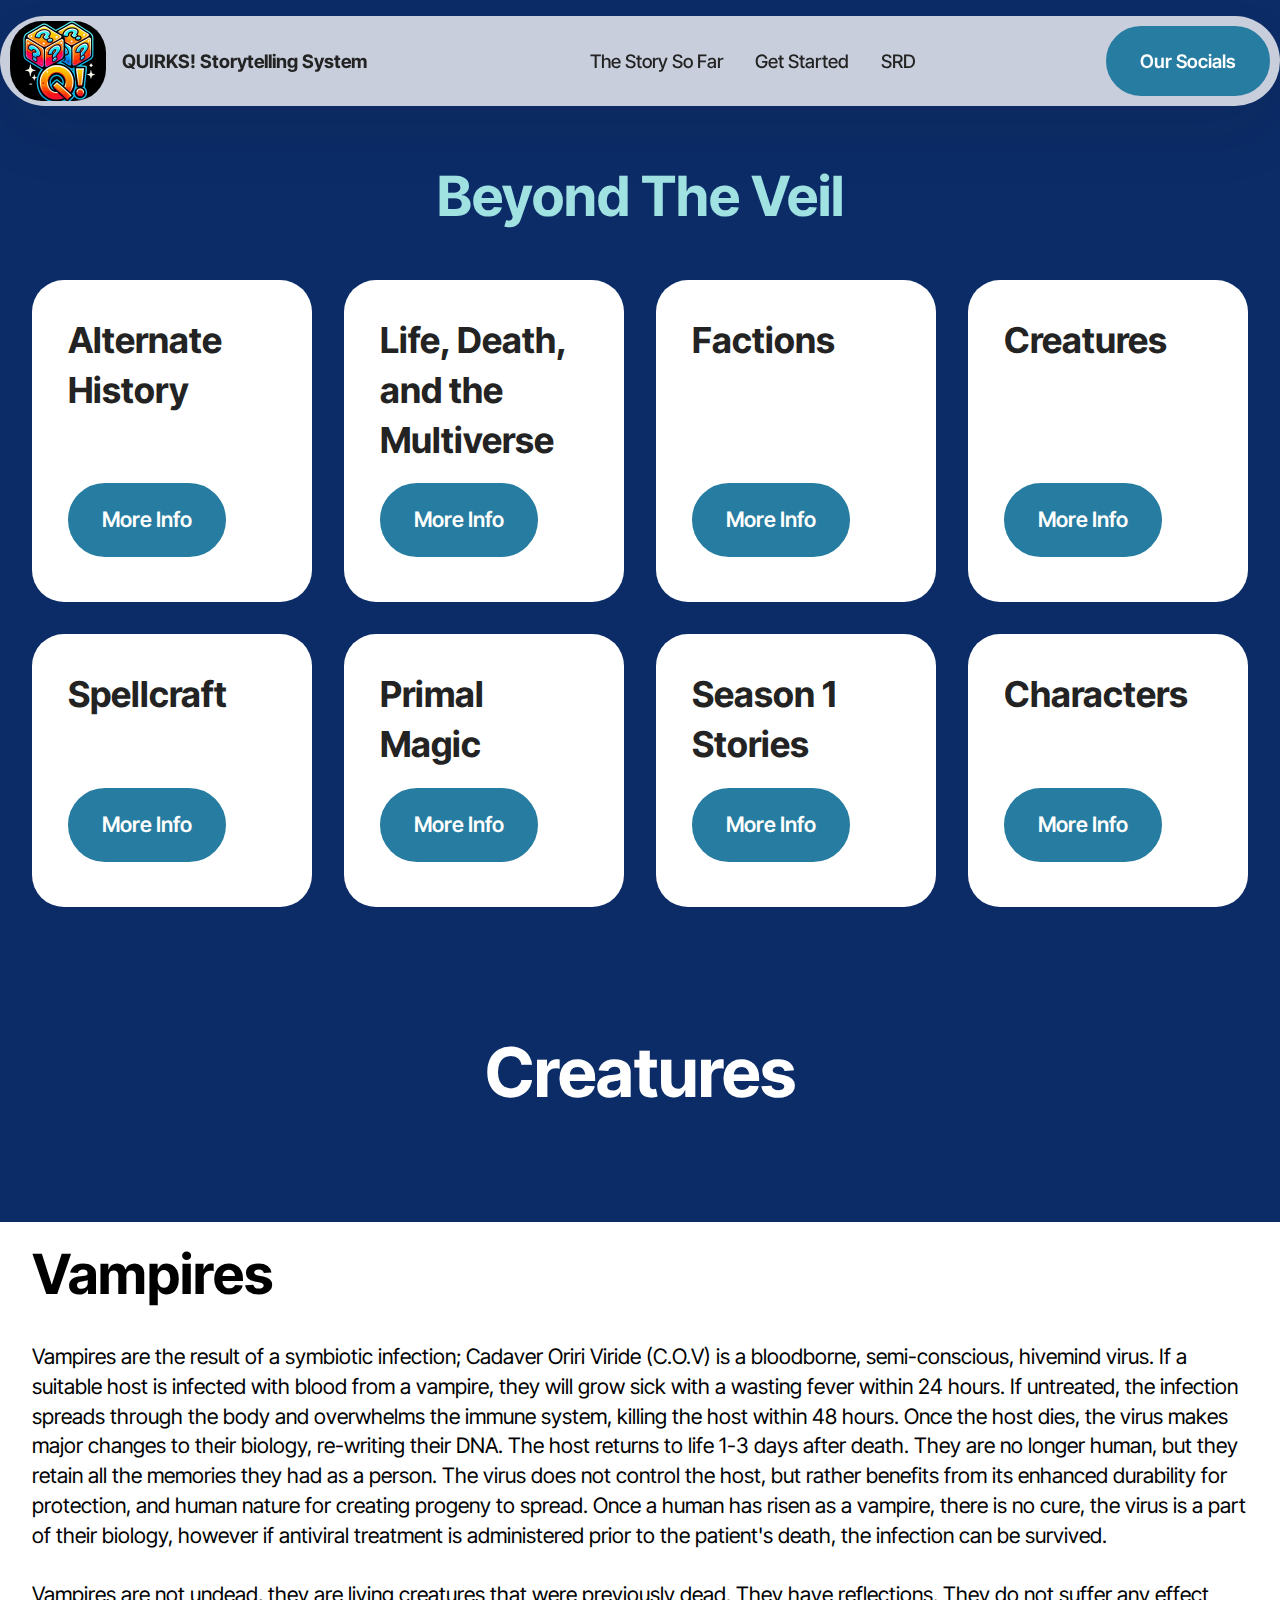
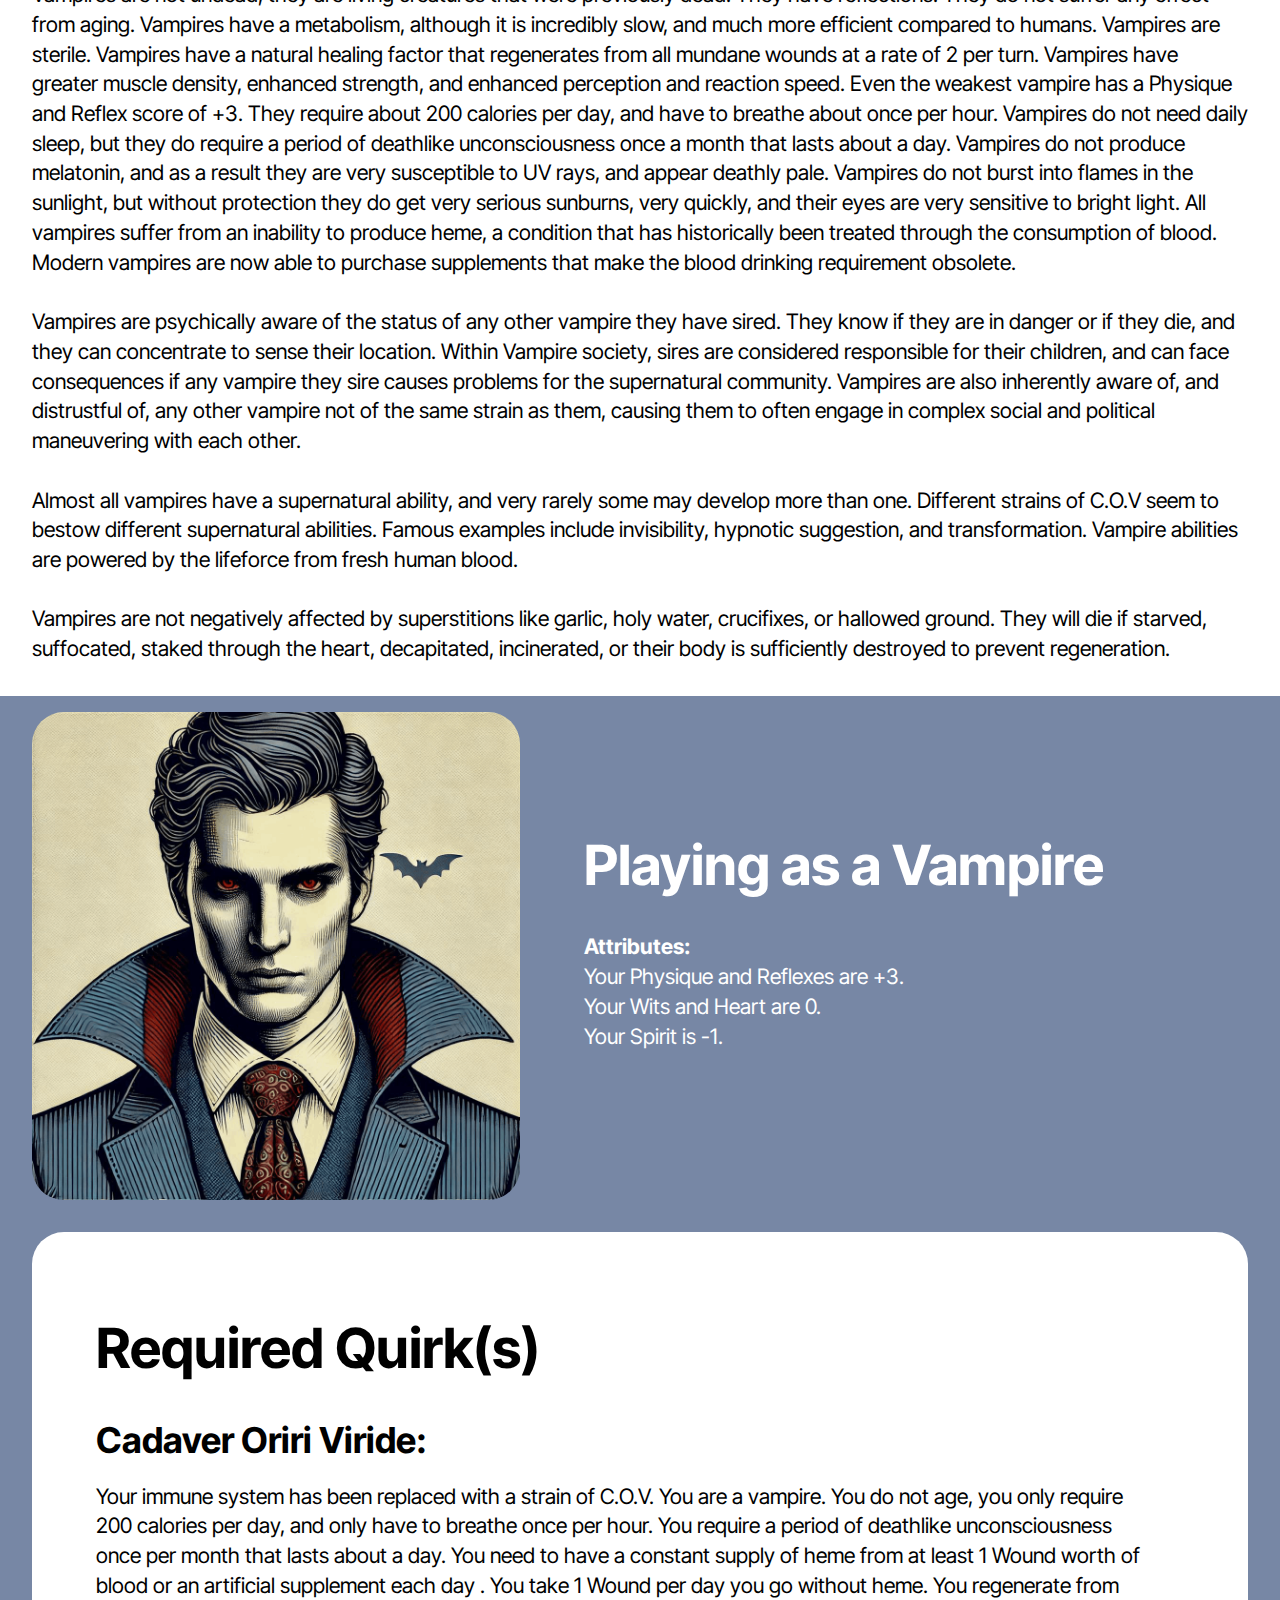
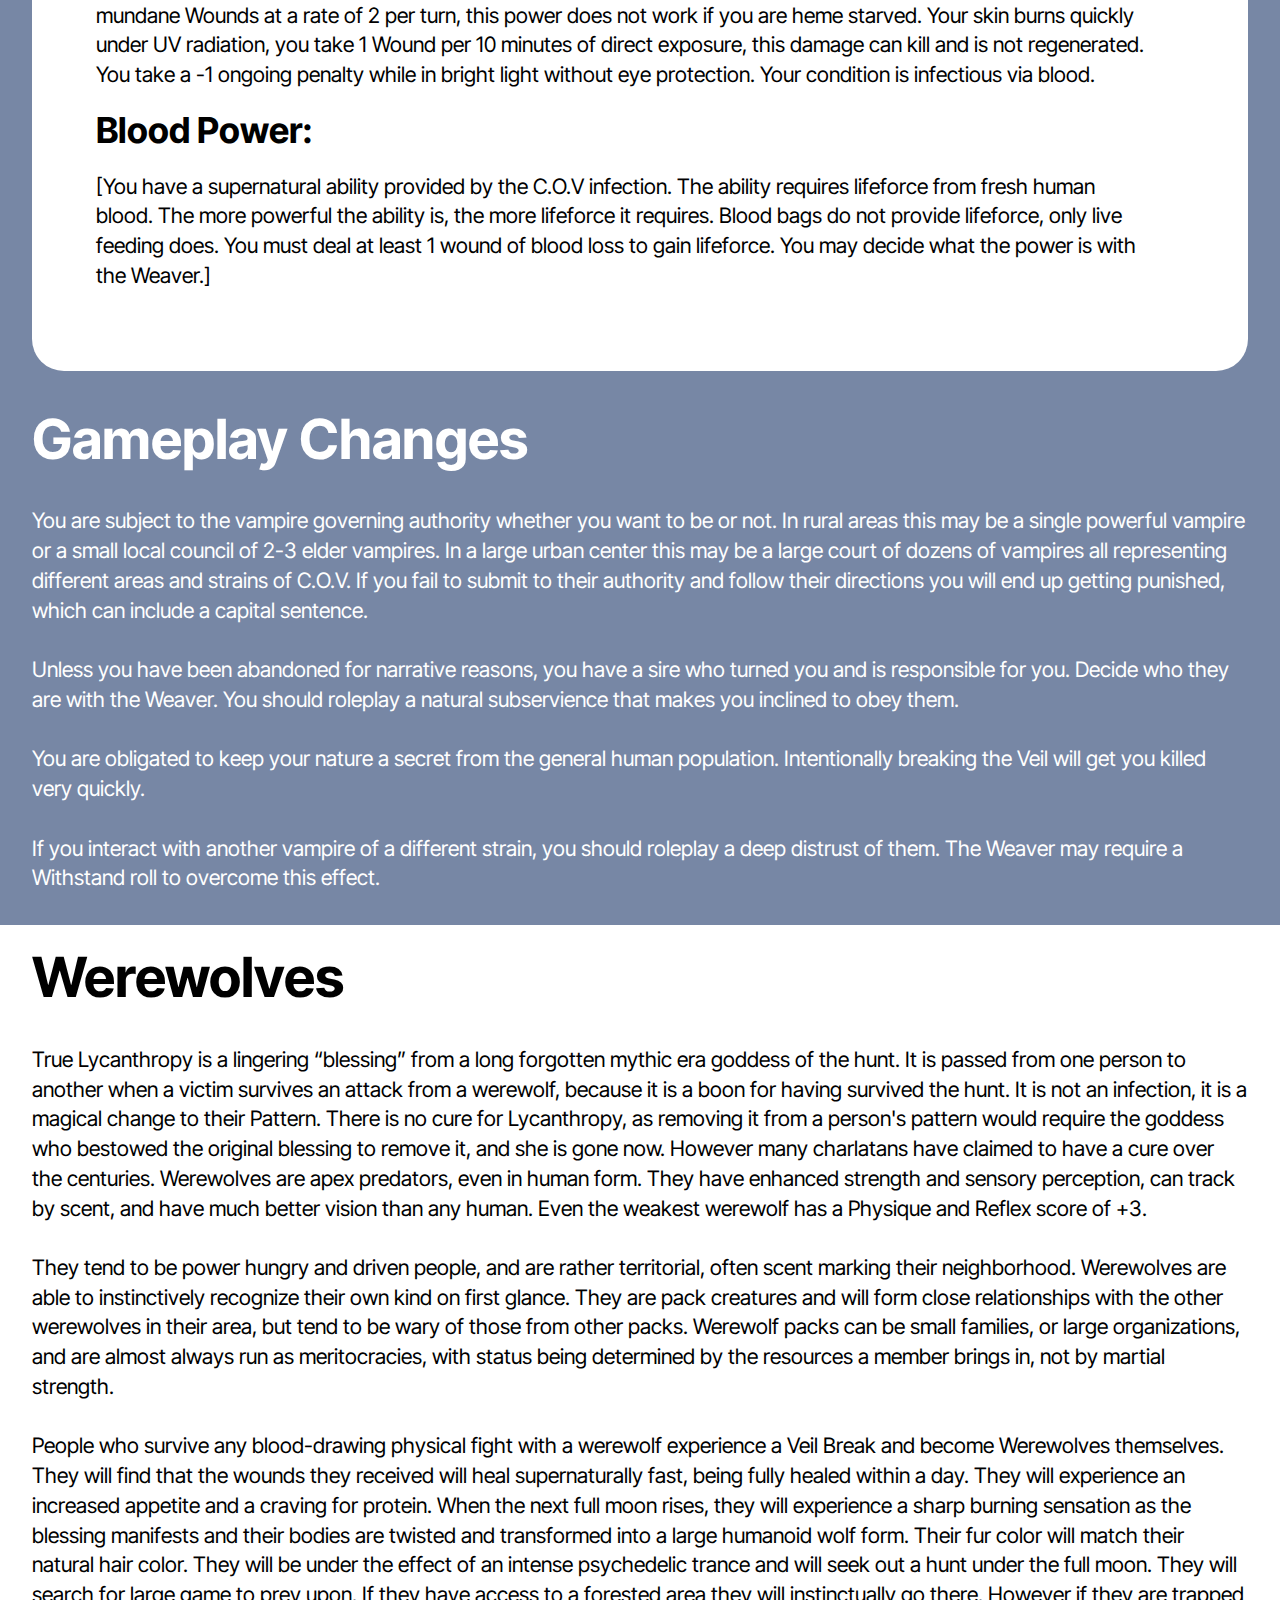
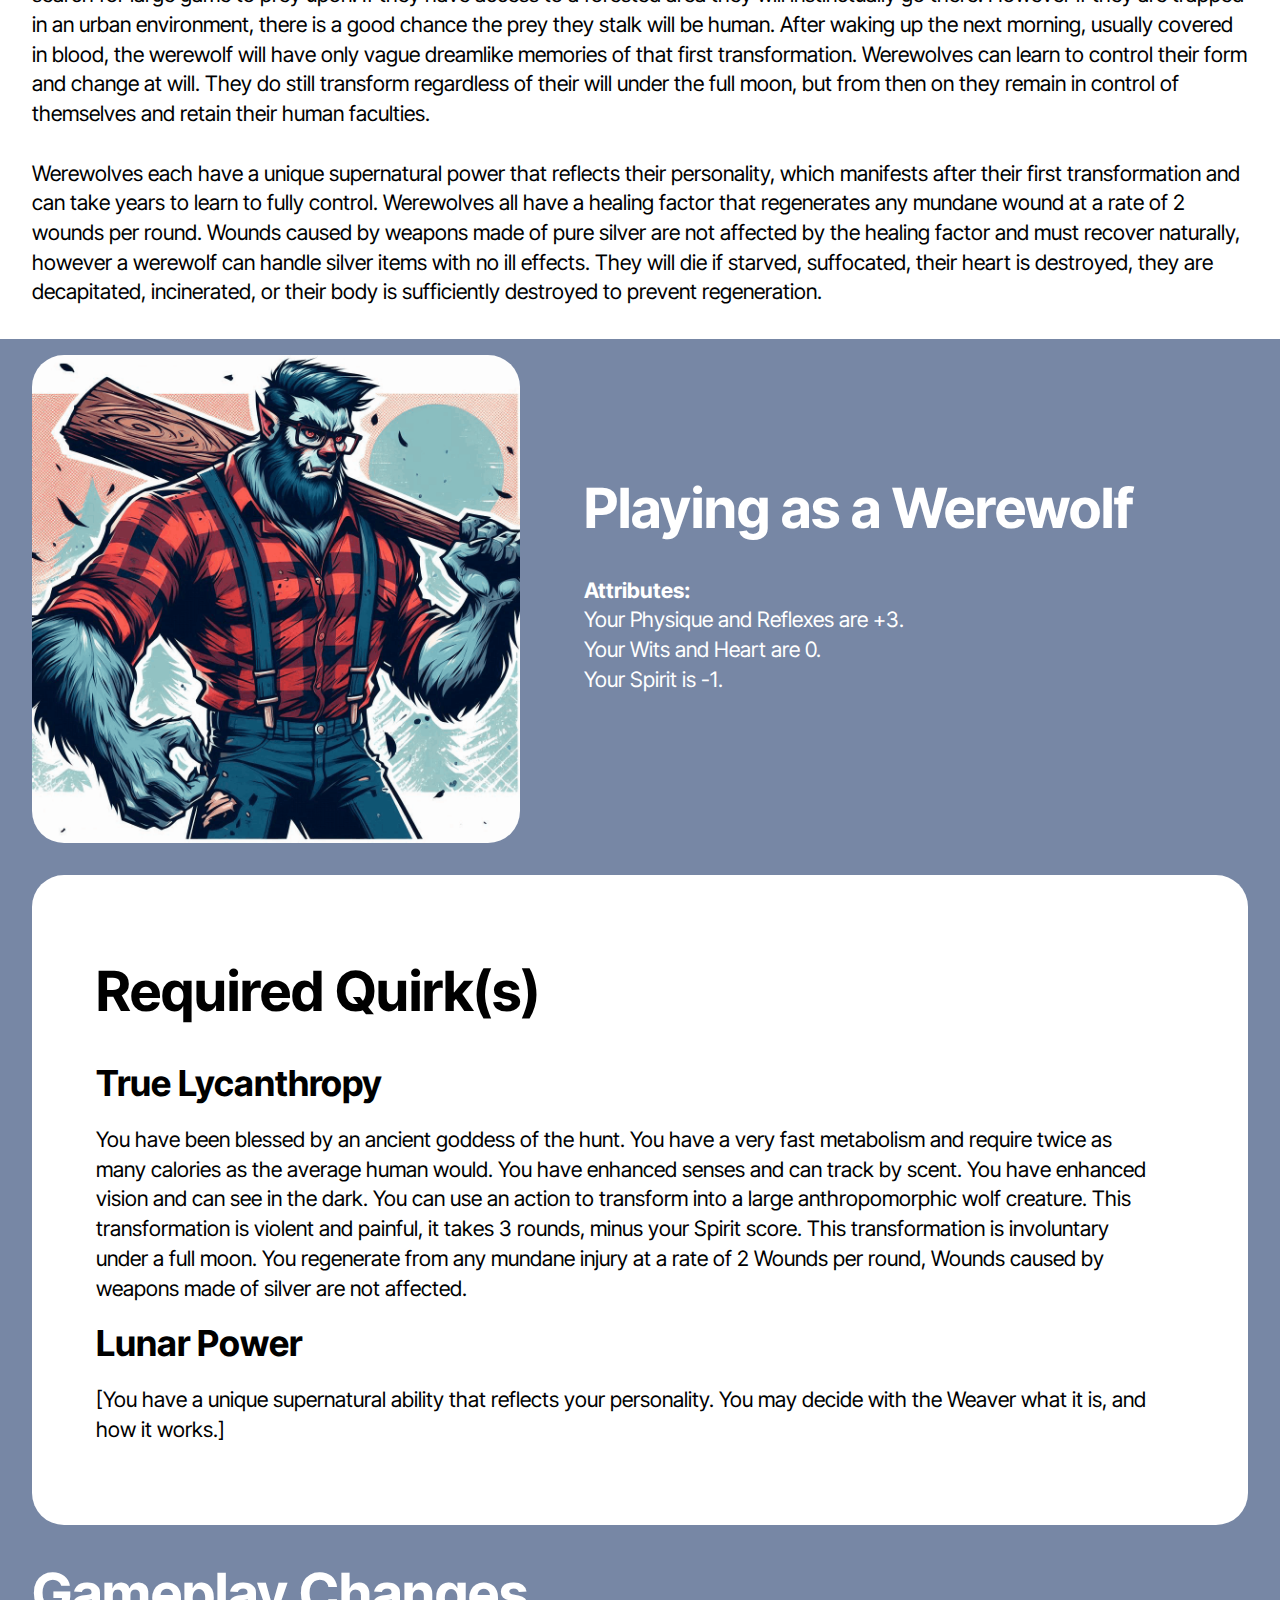
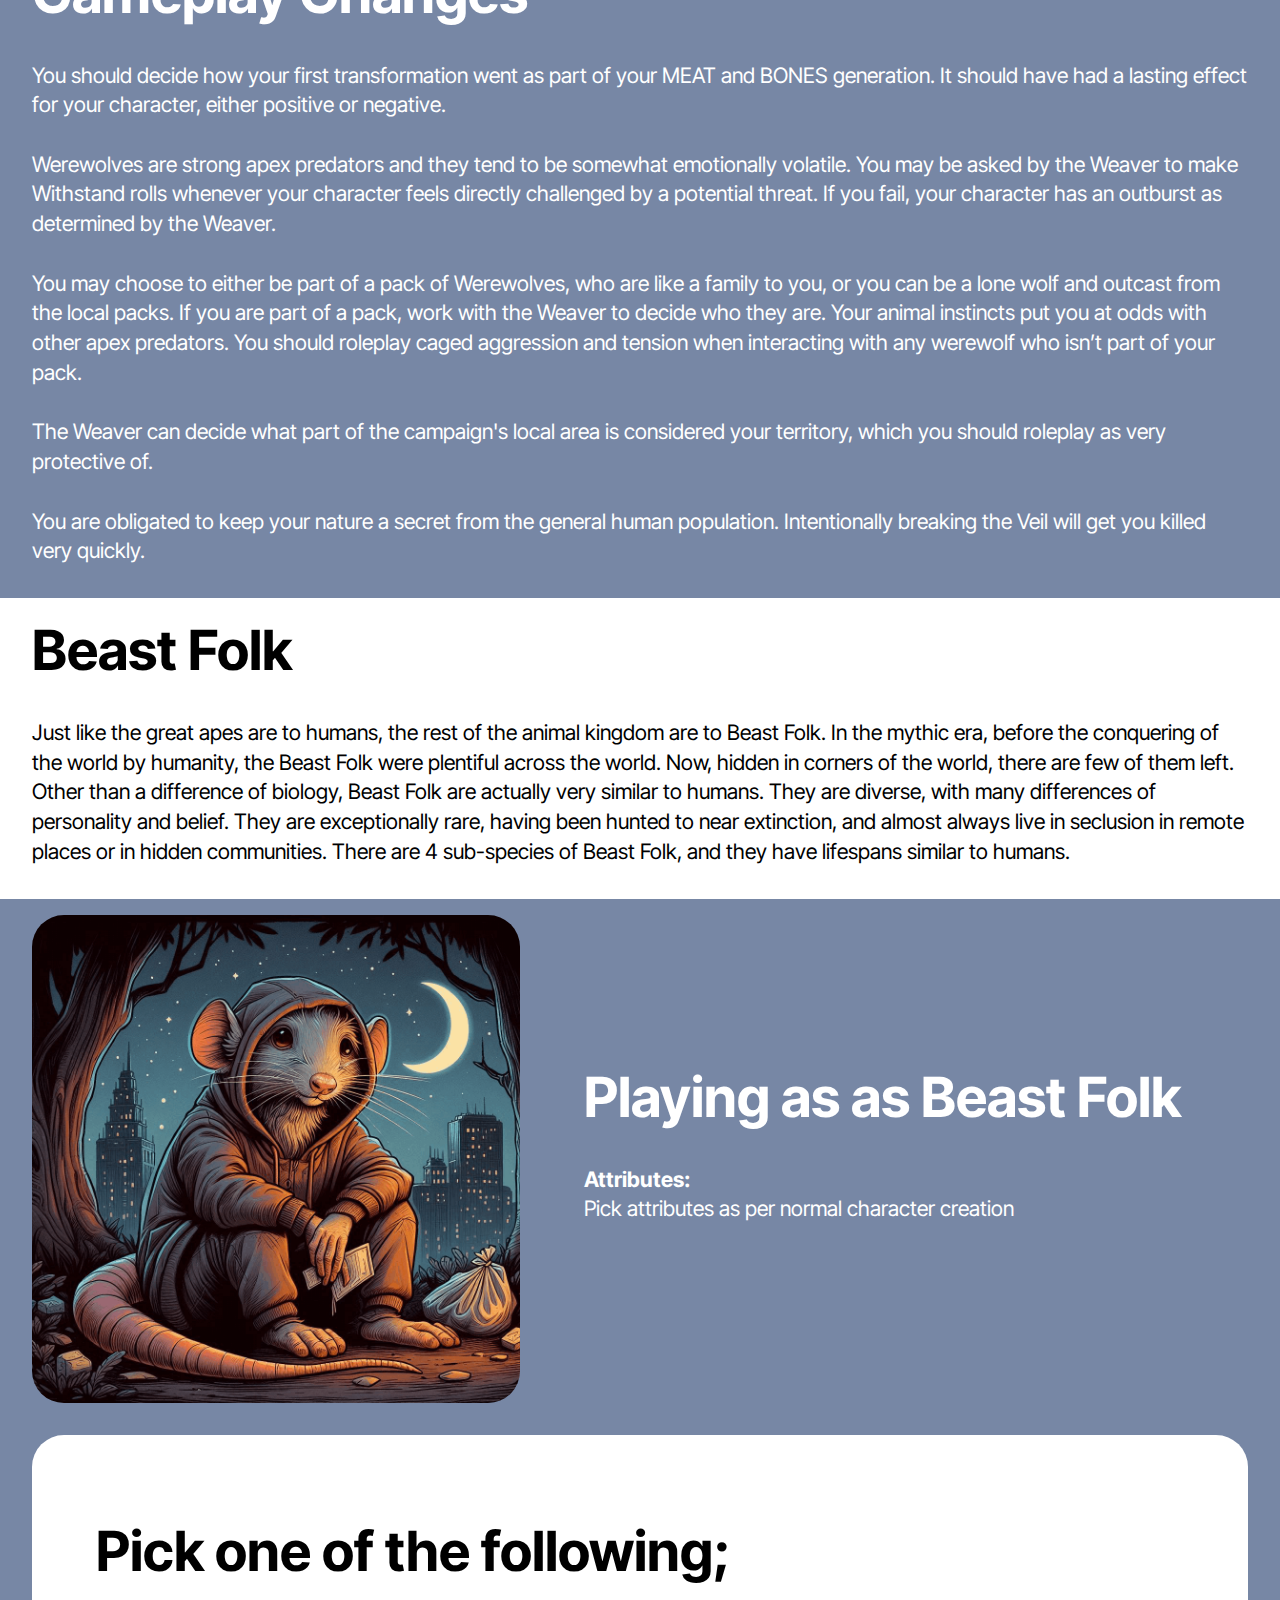
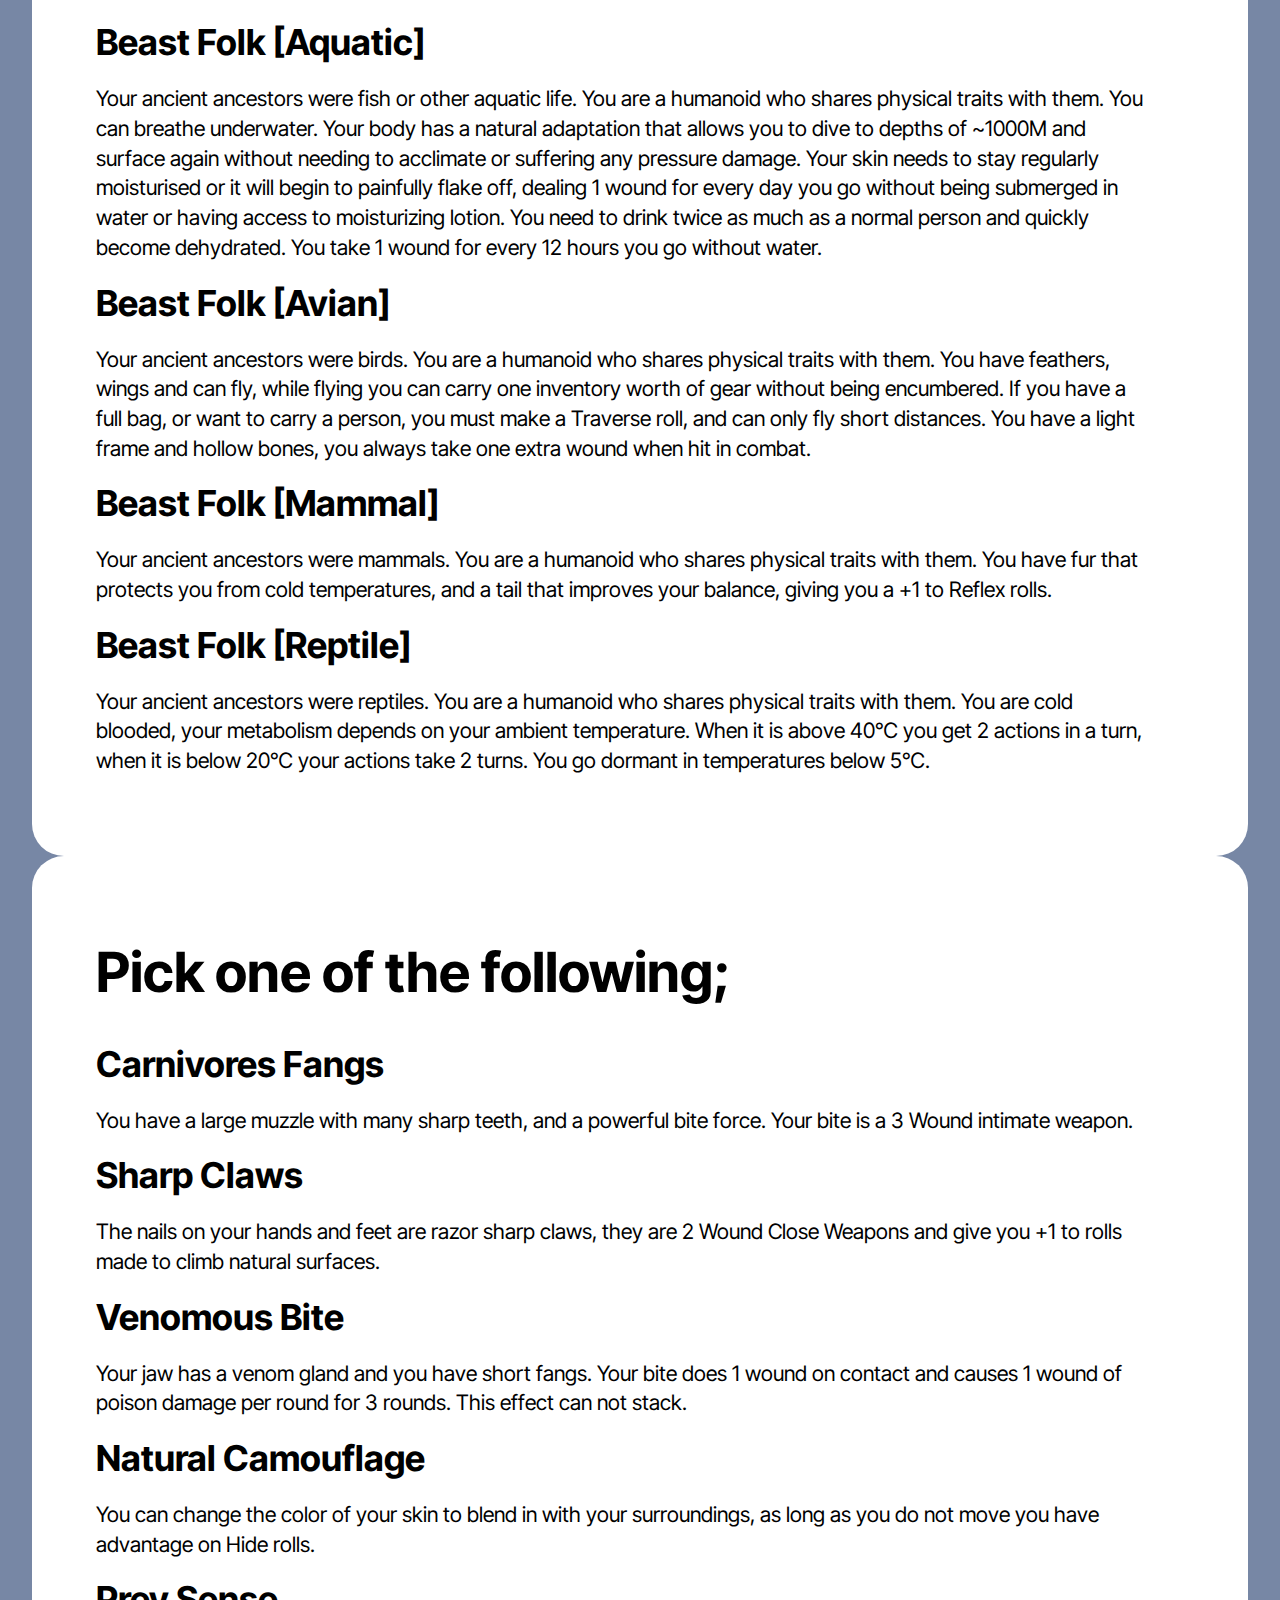
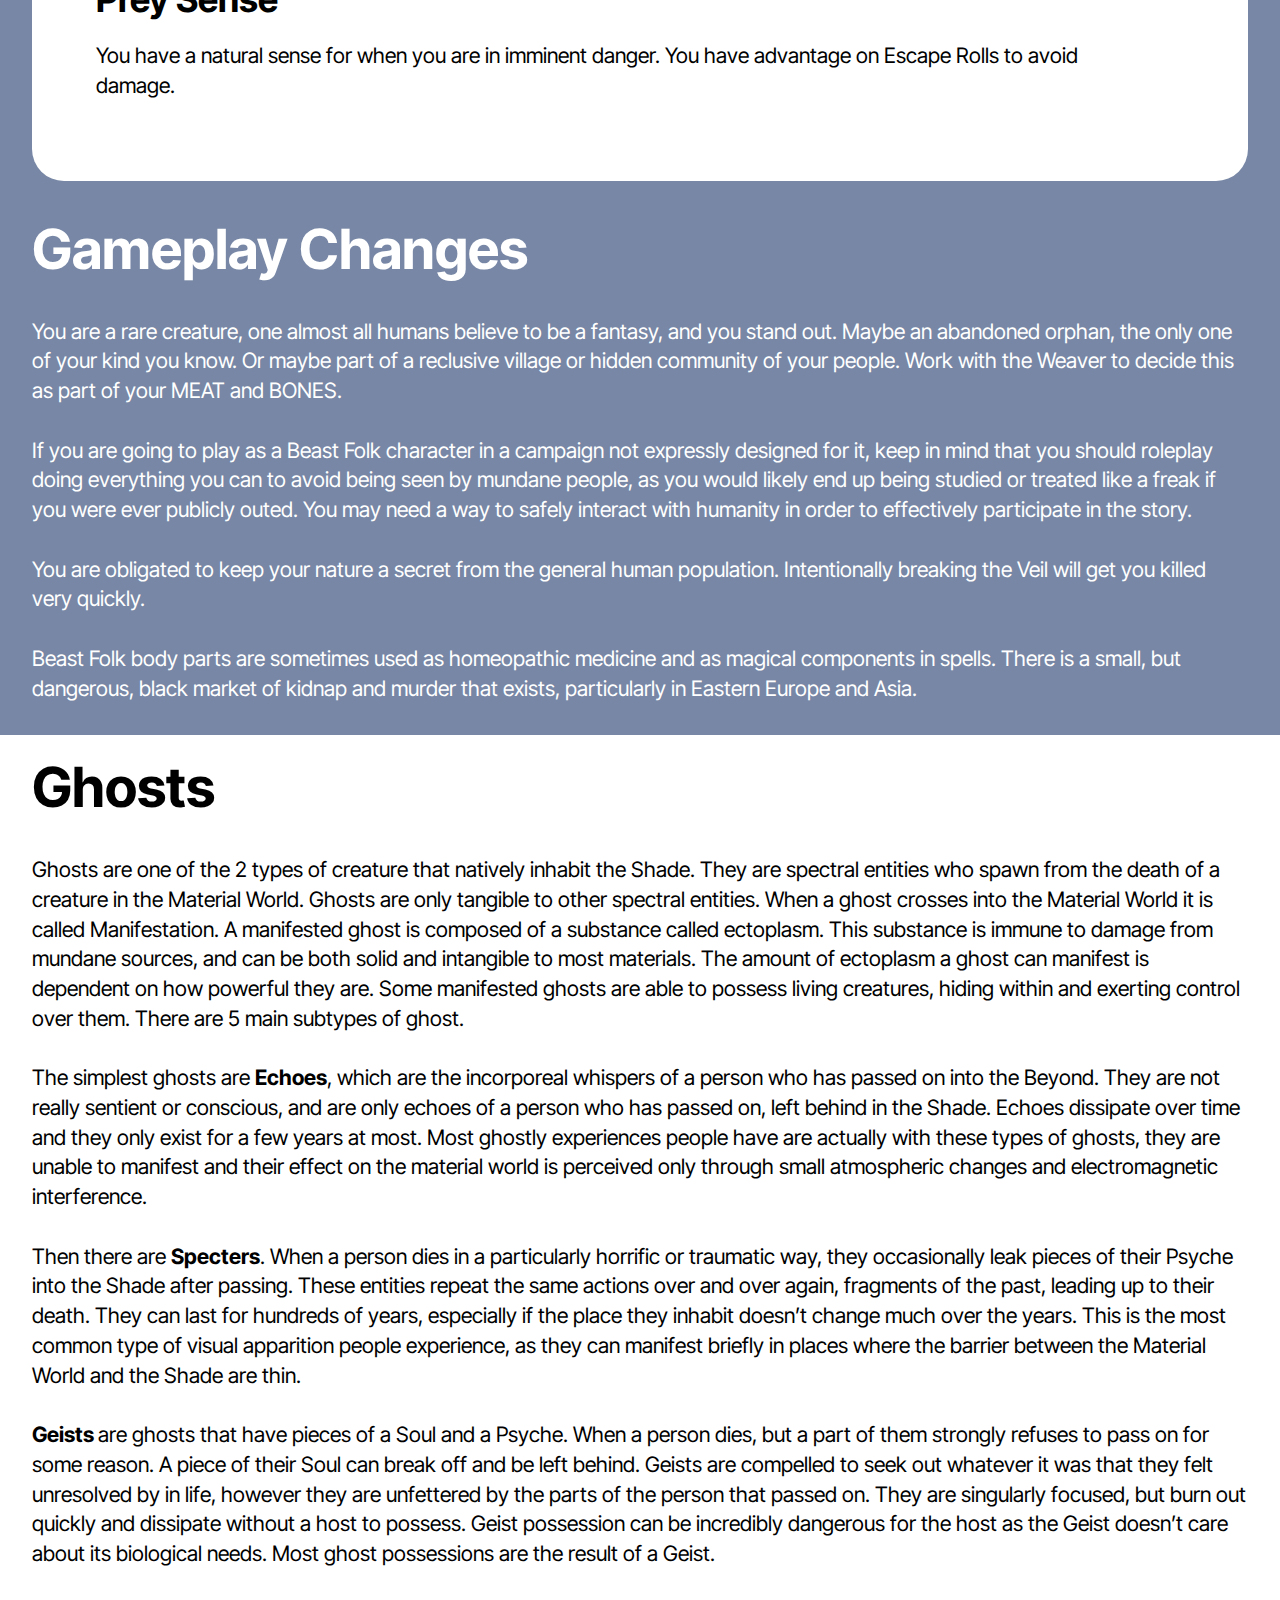
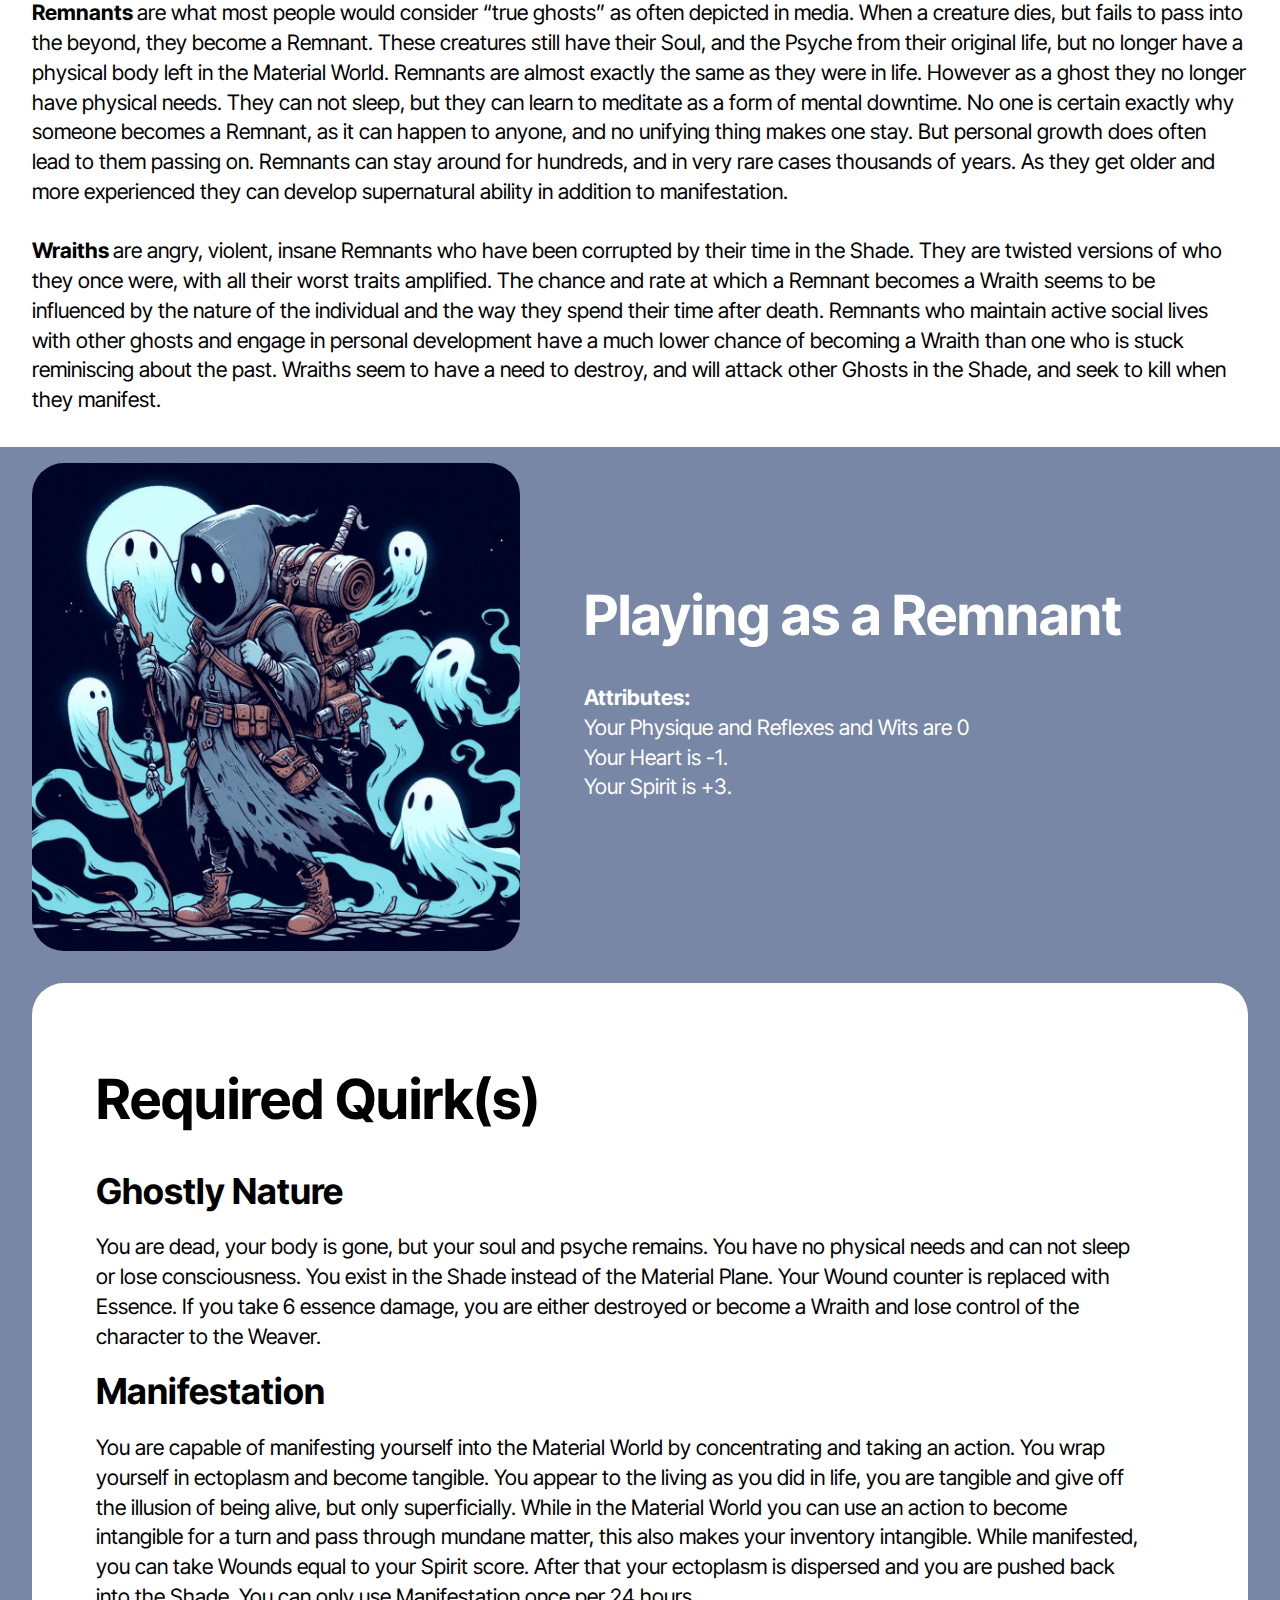
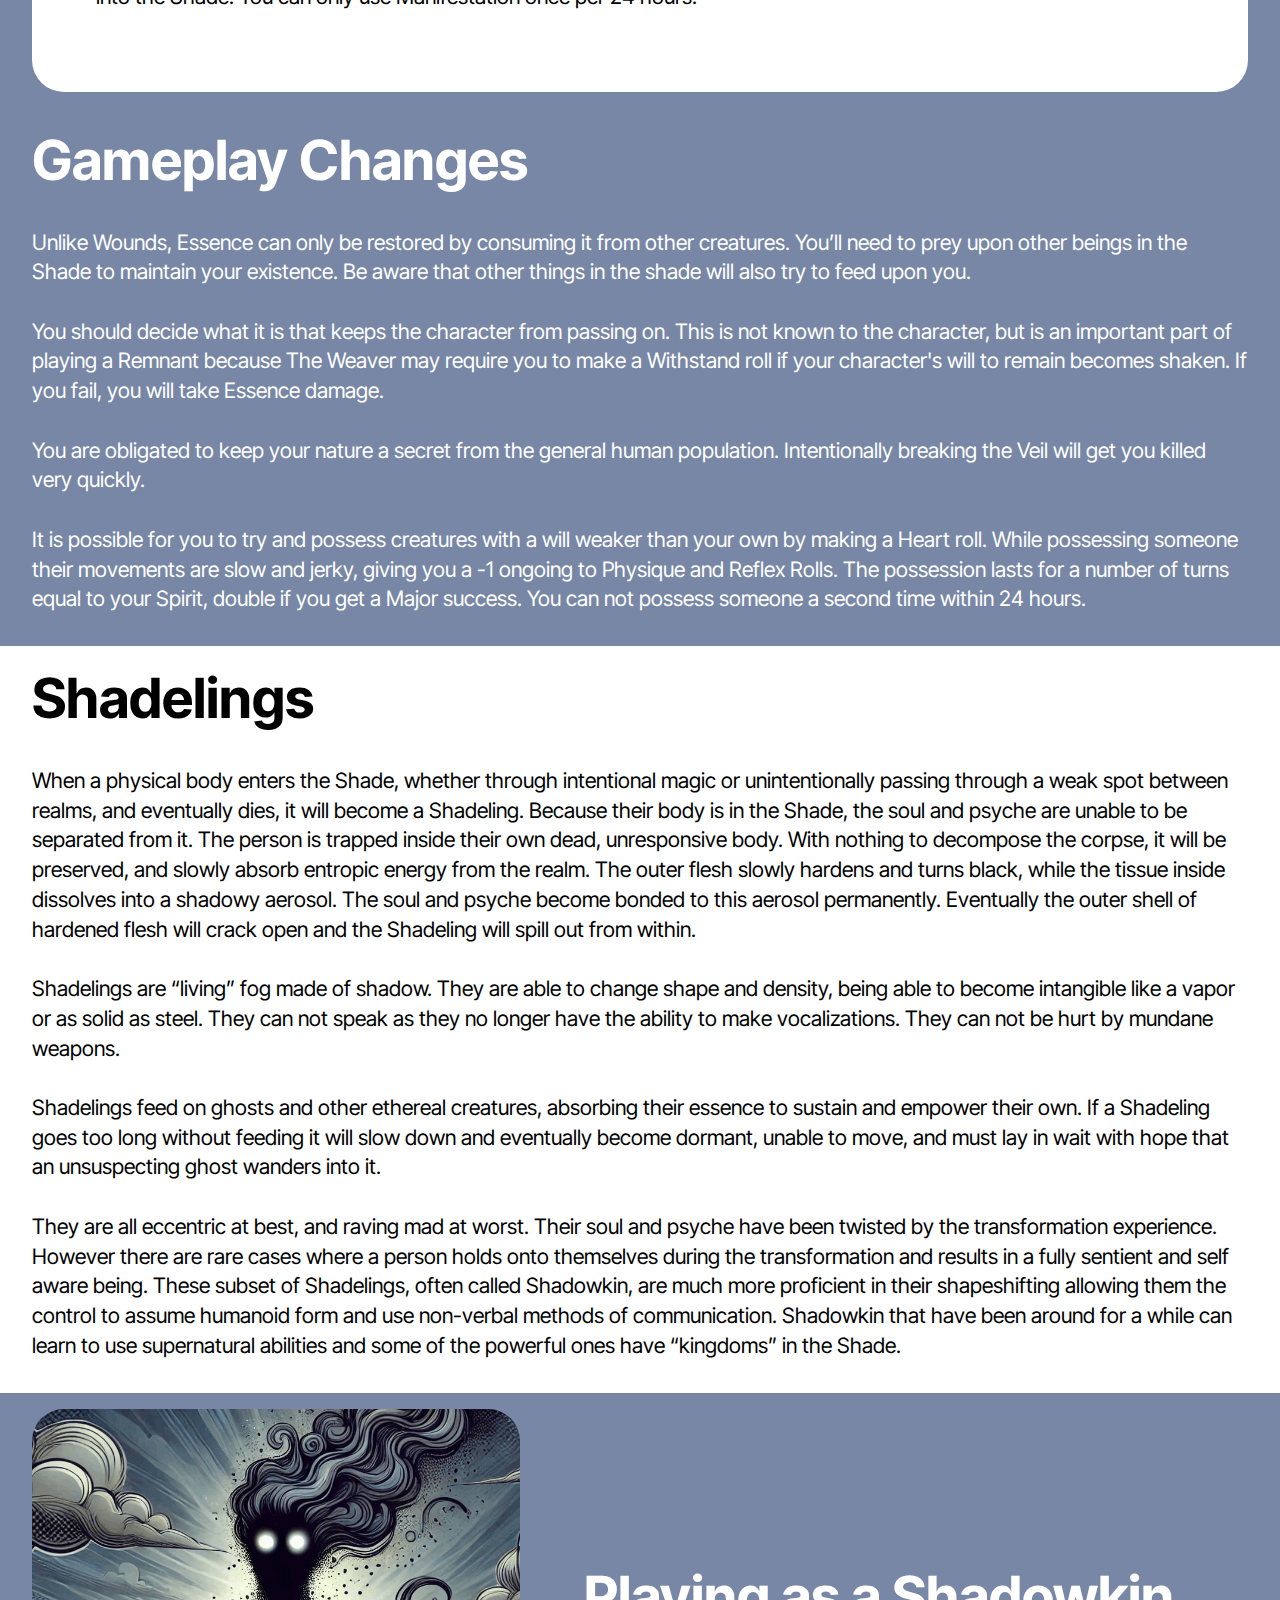
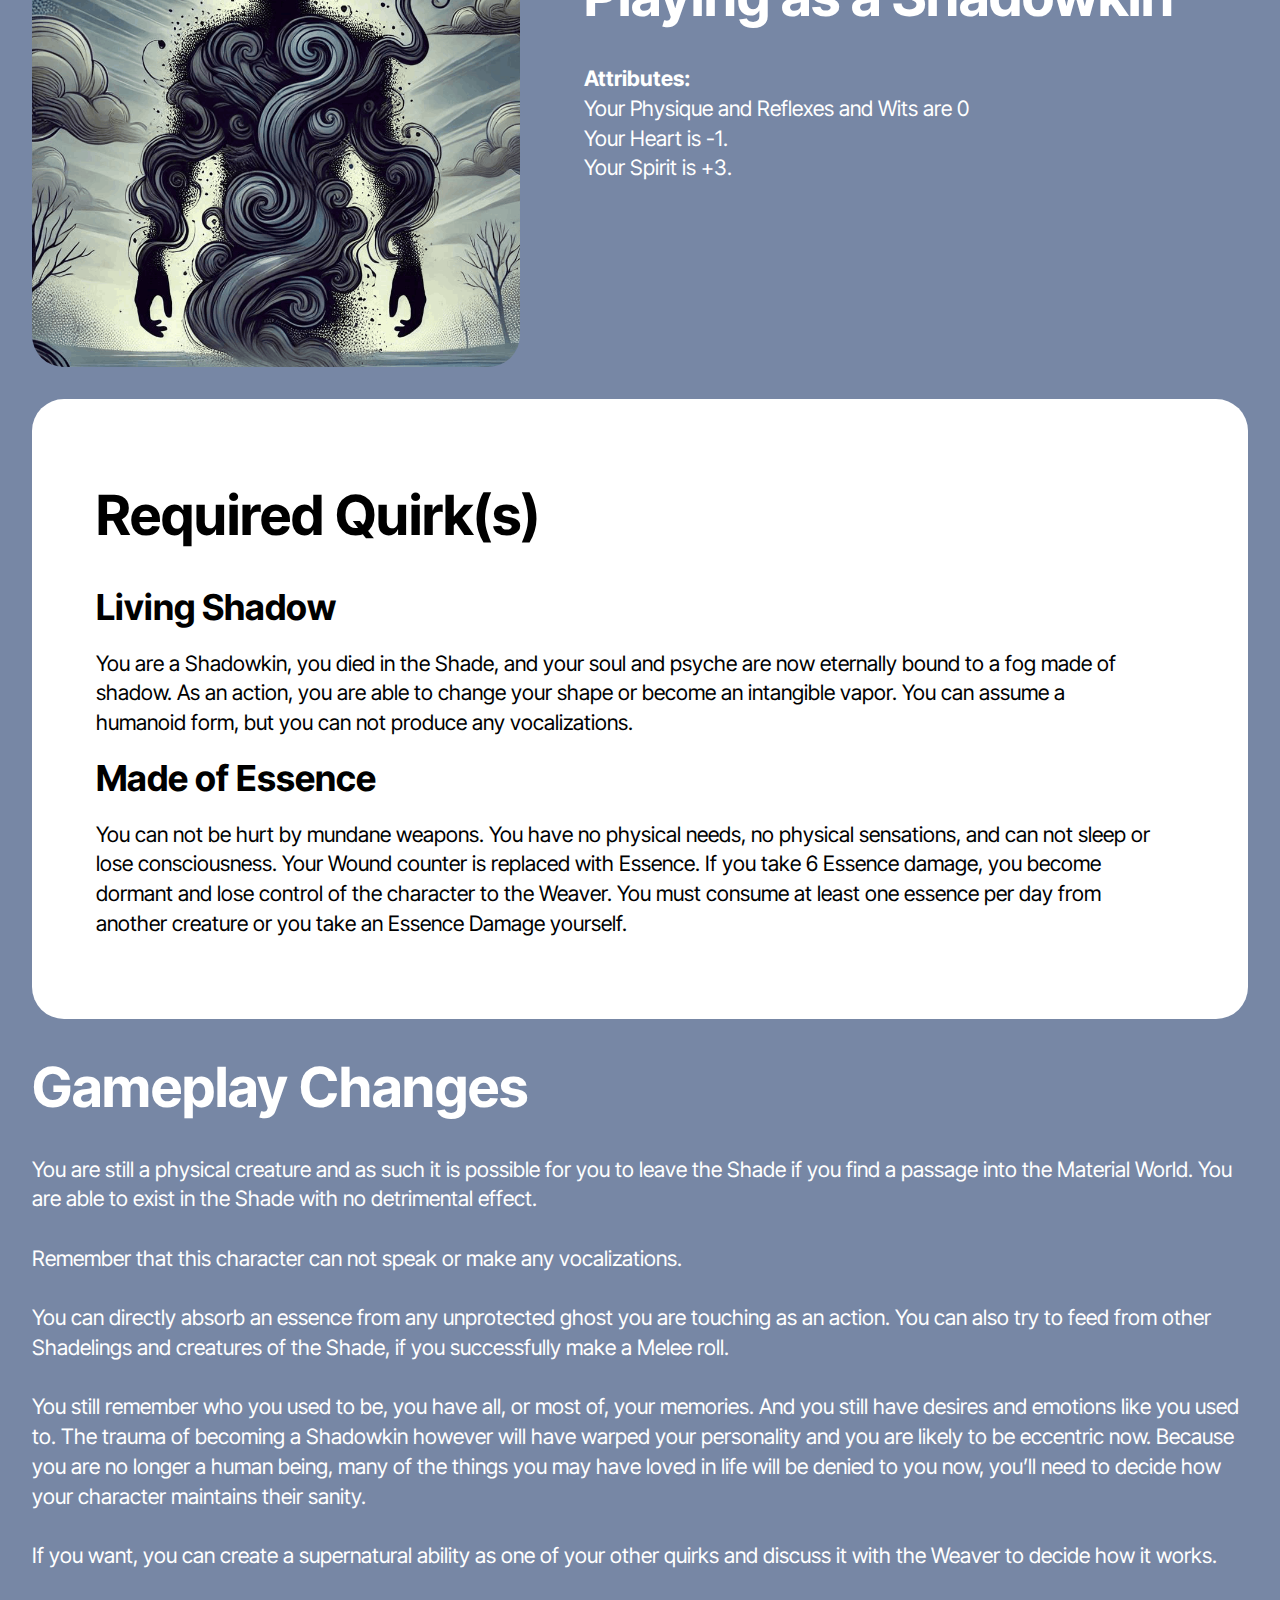
<file: creatures.html>
<!DOCTYPE html>
<html  >
<head>
  <!-- Site made with Mobirise Website Builder v5.9.18, https://mobirise.com -->
  <meta charset="UTF-8">
  <meta http-equiv="X-UA-Compatible" content="IE=edge">
  <meta name="generator" content="Mobirise v5.9.18, mobirise.com">
  <meta name="viewport" content="width=device-width, initial-scale=1, minimum-scale=1">
  <link rel="shortcut icon" href="assets/images/q-logo-v2-192x192.png" type="image/x-icon">
  <meta name="description" content="">
  
  
  <title>Creatures</title>
  <link rel="stylesheet" href="assets/web/assets/mobirise-icons2/mobirise2.css">
  <link rel="stylesheet" href="assets/bootstrap/css/bootstrap.min.css">
  <link rel="stylesheet" href="assets/bootstrap/css/bootstrap-grid.min.css">
  <link rel="stylesheet" href="assets/bootstrap/css/bootstrap-reboot.min.css">
  <link rel="stylesheet" href="assets/dropdown/css/style.css">
  <link rel="stylesheet" href="assets/theme/css/style.css">
  <link rel="preload" href="https://fonts.googleapis.com/css2?family=Inter+Tight:wght@400;700&display=swap&display=swap" as="style" onload="this.onload=null;this.rel='stylesheet'">
  <noscript><link rel="stylesheet" href="https://fonts.googleapis.com/css2?family=Inter+Tight:wght@400;700&display=swap&display=swap"></noscript>
  <link rel="preload" as="style" href="assets/mobirise/css/mbr-additional.css?v=eD0rdE"><link rel="stylesheet" href="assets/mobirise/css/mbr-additional.css?v=eD0rdE" type="text/css">

  
  
  
</head>
<body>
  
  <section data-bs-version="5.1" class="menu menu2 cid-uzWmqu9IFd" once="menu" id="menu02-7s">
	

	<nav class="navbar navbar-dropdown navbar-fixed-top navbar-expand-lg">
		<div class="container">
			<div class="navbar-brand">
				<span class="navbar-logo">
					
						<a href="index.html"><img src="assets/images/q-logo-v2-192x192.png" alt="Q!" style="height: 5rem;"></a>
					
				</span>
				<span class="navbar-caption-wrap"><a class="navbar-caption text-black text-primary display-4">QUIRKS! Storytelling System</a></span>
			</div>
			<button class="navbar-toggler" type="button" data-toggle="collapse" data-bs-toggle="collapse" data-target="#navbarSupportedContent" data-bs-target="#navbarSupportedContent" aria-controls="navbarNavAltMarkup" aria-expanded="false" aria-label="Toggle navigation">
				<div class="hamburger">
					<span></span>
					<span></span>
					<span></span>
					<span></span>
				</div>
			</button>
			<div class="collapse navbar-collapse" id="navbarSupportedContent">
				<ul class="navbar-nav nav-dropdown" data-app-modern-menu="true"><li class="nav-item">
						<a class="nav-link link text-black text-primary display-4" href="GameLore.html" aria-expanded="false">The Story So Far</a>
					</li><li class="nav-item"><a class="nav-link link text-black text-primary display-4" href="GetStarted.html">Get Started</a></li><li class="nav-item"><a class="nav-link link text-black text-primary display-4" href="SRD.html">SRD</a></li></ul>
				
				<div class="navbar-buttons mbr-section-btn"><a class="btn btn-primary display-4" href="https://linktr.ee/QUIRKStories" target="_blank">Our Socials<br></a></div>
			</div>
		</div>
	</nav>
</section>

<section data-bs-version="5.1" class="features5 cid-uABbNcodK0" id="features05-7w">
  

  
  
  <div class="container">
    <div class="row mb-5 justify-content-center">
      <div class="col-12 content-head">
        <h3 class="mbr-section-title mbr-fonts-style align-center mb-0 display-2">
          <strong>Beyond The Veil</strong></h3>
        
      </div>
    </div>
    <div class="row">
      <div class="item features-without-image col-12 col-md-6 col-lg-3 item-mb">
        <div class="item-wrapper">
          <div class="card-box align-left">
            
            <h5 class="card-title mbr-fonts-style display-5">
              <strong>Alternate History</strong></h5>
            

            <div class="mbr-section-btn item-footer"><a class="btn item-btn btn-primary display-7">More Info</a></div>
          </div>
        </div>
      </div>
      <div class="item features-without-image col-12 col-md-6 col-lg-3 item-mb">
        <div class="item-wrapper">
          <div class="card-box align-left">
            
            <h5 class="card-title mbr-fonts-style display-5"><strong>Life, Death, and the Multiverse</strong></h5>
            

            <div class="mbr-section-btn item-footer"><a class="btn item-btn btn-primary display-7" href="GameLore.html#header19-6w">More Info</a></div>
          </div>
        </div>
      </div>
      <div class="item features-without-image col-12 col-md-6 col-lg-3 item-mb">
        <div class="item-wrapper">
          <div class="card-box align-left">
            
            <h5 class="card-title mbr-fonts-style display-5"><strong>Factions</strong></h5>
            

            <div class="mbr-section-btn item-footer"><a class="btn item-btn btn-primary display-7" href="GameLore.html#header19-7d">More Info</a></div>
          </div>
        </div>
      </div><div class="item features-without-image col-12 col-md-6 col-lg-3 item-mb">
        <div class="item-wrapper">
          <div class="card-box align-left">
            
            <h5 class="card-title mbr-fonts-style display-5"><strong>Creatures</strong></h5>
            

            <div class="mbr-section-btn item-footer"><a class="btn item-btn btn-primary display-7" href="creatures.html">More Info</a></div>
          </div>
        </div>
      </div><div class="item features-without-image col-12 col-md-6 col-lg-3 item-mb">
        <div class="item-wrapper">
          <div class="card-box align-left">
            
            <h5 class="card-title mbr-fonts-style display-5"><strong>Spellcraft</strong></h5>
            

            <div class="mbr-section-btn item-footer"><a class="btn item-btn btn-primary display-7" href="spellcraft.html">More Info</a></div>
          </div>
        </div>
      </div><div class="item features-without-image col-12 col-md-6 col-lg-3 item-mb">
        <div class="item-wrapper">
          <div class="card-box align-left">
            
            <h5 class="card-title mbr-fonts-style display-5"><strong>Primal Magic</strong></h5>
            

            <div class="mbr-section-btn item-footer"><a class="btn item-btn btn-primary display-7" href="PrimalMagic.html">More Info</a></div>
          </div>
        </div>
      </div><div class="item features-without-image col-12 col-md-6 col-lg-3 item-mb">
        <div class="item-wrapper">
          <div class="card-box align-left">
            
            <h5 class="card-title mbr-fonts-style display-5"><strong>Season 1 Stories</strong></h5>
            

            <div class="mbr-section-btn item-footer"><a class="btn item-btn btn-primary display-7" href="season1.html">More Info</a></div>
          </div>
        </div>
      </div><div class="item features-without-image col-12 col-md-6 col-lg-3 item-mb">
        <div class="item-wrapper">
          <div class="card-box align-left">
            
            <h5 class="card-title mbr-fonts-style display-5"><strong>Characters</strong></h5>
            

            <div class="mbr-section-btn item-footer"><a class="btn item-btn btn-primary display-7" href="Characters.html">More Info</a></div>
          </div>
        </div>
      </div>
    </div>
  </div>
</section>

<section data-bs-version="5.1" class="header19 cid-uABcwJq7vB" id="header19-7x">
  

  
  
  <div class="container">
    <div class="row">
      <div class="content-wrap col-12 col-md-12">
        <h1 class="mbr-section-title mbr-fonts-style mb-4 display-1">
          <strong>Creatures</strong><strong><br></strong></h1>
        
        
        
      </div>
    </div>
  </div>
</section>

<section data-bs-version="5.1" class="article12 cid-uABcBrEsaX" id="article12-7y">    
    
    <div class="container">
        <div class="row justify-content-center">
            <div class="col-md-12 col-lg-12">
                <h3 class="mbr-section-title mbr-fonts-style mb-4 mt-0 display-2">
                <strong>Vampires</strong>
                </h3>
                
                <p class="mbr-text mbr-fonts-style display-7">Vampires are the result of a symbiotic infection; Cadaver Oriri Viride (C.O.V) is a bloodborne, semi-conscious, hivemind virus. If a suitable host is infected with blood from a vampire, they will grow sick with a wasting fever within 24 hours. If untreated, the infection spreads through the body and overwhelms the immune system, killing the host within 48 hours. Once the host dies, the virus makes major changes to their biology, re-writing their DNA. The host returns to life 1-3 days after death. They are no longer human, but they retain all the memories they had as a person. The virus does not control the host, but rather benefits from its enhanced durability for protection, and human nature for creating progeny to spread. Once a human has risen as a vampire, there is no cure, the virus is a part of their biology, however if antiviral treatment is administered prior to the patient's death, the infection can be survived.
<br>
<br>Vampires are not undead, they are living creatures that were previously dead. They have reflections. They do not suffer any effect from aging. Vampires have a metabolism, although it is incredibly slow, and much more efficient compared to humans. Vampires are sterile. Vampires have a natural healing factor that regenerates from all mundane wounds at a rate of 2 per turn. Vampires have greater muscle density, enhanced strength, and enhanced perception and reaction speed. Even the weakest vampire has a Physique and Reflex score of +3. They require about 200 calories per day, and have to breathe about once per hour. Vampires do not need daily sleep, but they do require a period of deathlike unconsciousness once a month that lasts about a day. Vampires do not produce melatonin, and as a result they are very susceptible to UV rays, and appear deathly pale. Vampires do not burst into flames in the sunlight, but without protection they do get very serious sunburns, very quickly, and their eyes are very sensitive to bright light. All vampires suffer from an inability to produce heme, a condition that has historically been treated through the consumption of blood. Modern vampires are now able to purchase supplements that make the blood drinking requirement obsolete.
<br>
<br>Vampires are psychically aware of the status of any other vampire they have sired. They know if they are in danger or if they die, and they can concentrate to sense their location. Within Vampire society, sires are considered responsible for their children, and can face consequences if any vampire they sire causes problems for the supernatural community. Vampires are also inherently aware of, and distrustful of, any other vampire not of the same strain as them, causing them to often engage in complex social and political maneuvering with each other.
<br>
<br>Almost all vampires have a supernatural ability, and very rarely some may develop more than one. Different strains of C.O.V seem to bestow different supernatural abilities. Famous examples include invisibility, hypnotic suggestion, and transformation. Vampire abilities are powered by the lifeforce from fresh human blood.
<br>
<br>Vampires are not negatively affected by superstitions like garlic, holy water, crucifixes, or hallowed ground. They will die if starved, suffocated, staked through the heart, decapitated, incinerated, or their body is sufficiently destroyed to prevent regeneration.&nbsp;<br></p>
            </div>
        </div>
    </div>
</section>

<section data-bs-version="5.1" class="start article2 cid-uABm88yxwU" id="article02-80">
	

	
	

	<div class="container">
		<div class="row justify-content-center">
			<div class="col-12 col-md-12 col-lg-5 image-wrapper">
				<img class="w-100" src="assets/images/dignified-vampire-man-in-a-suit-modern-illustrated-1024x1024.png" alt="Vampire">
			</div>
			<div class="col-12 col-md-12 col-lg">
				<div class="text-wrapper align-left">
					<h1 class="mbr-section-title mbr-fonts-style mb-4 display-2"><strong>Playing as a Vampire</strong></h1>
					<p class="mbr-text align-left mbr-fonts-style mb-4 display-7"><strong>Attributes:
</strong><br>Your Physique and Reflexes are +3.
<br>Your Wits and Heart are 0.
<br>Your Spirit is -1.&nbsp;<br></p>
					
				</div>
			</div>
		</div>
	</div>
</section>

<section data-bs-version="5.1" class="article07 cid-uABmDMM8vt" id="article07-81">
  

  
  
  <div class="container">
    <div class="row justify-content-center">
      <div class="card col-md-12 col-lg-12">
        <div class="card-wrapper">
          <h3 class="card-title mbr-fonts-style mbr-white mt-3 mb-4 display-2"><strong>Required Quirk(s)</strong></h3>
          <div class="row card-box align-left">
            <div class="item features-without-image col-12">
              <div class="item-wrapper">
                <h4 class="mbr-section-subtitle mbr-fonts-style mb-3 display-5"><strong>Cadaver Oriri Viride:</strong></h4>
                <p class="mbr-text mbr-fonts-style display-7">
                  Your immune system has been replaced with a strain of C.O.V. You are a vampire. You do not age, you only require 200 calories per day, and only have to breathe once per hour. You require a period of deathlike unconsciousness once per month that lasts about a day. You need to have a constant supply of heme from at least 1 Wound worth of blood or an artificial supplement each day . You take 1 Wound per day you go without heme. You regenerate from mundane Wounds at a rate of 2 per turn, this power does not work if you are heme starved. Your skin burns quickly under UV radiation, you take 1 Wound per 10 minutes of direct exposure, this damage can kill and is not regenerated. You take a -1 ongoing penalty while in bright light without eye protection. Your condition is infectious via blood.
                </p>
              </div>
            </div>
            <div class="item features-without-image col-12">
              <div class="item-wrapper">
                <h4 class="mbr-section-subtitle mbr-fonts-style mb-3 display-5"><strong>Blood Power:</strong></h4>
                <p class="mbr-text mbr-fonts-style display-7">
                  [You have a supernatural ability provided by the C.O.V infection. The ability requires lifeforce from fresh human blood. The more powerful the ability is, the more lifeforce it requires. Blood bags do not provide lifeforce, only live feeding does. You must deal at least 1 wound of blood loss to gain lifeforce. You may decide what the power is with the Weaver.]
                </p>
              </div>
            </div>
            
            
          </div>
          
        </div>
      </div>
    </div>
  </div>
</section>

<section data-bs-version="5.1" class="article12 cid-uABnml0qEe" id="article12-82">    
    
    <div class="container">
        <div class="row justify-content-center">
            <div class="col-md-12 col-lg-12">
                <h3 class="mbr-section-title mbr-fonts-style mb-4 mt-0 display-2"><strong>Gameplay Changes</strong></h3>
                
                <p class="mbr-text mbr-fonts-style display-7">You are subject to the vampire governing authority whether you want to be or not. In rural areas this may be a single powerful vampire or a small local council of 2-3 elder vampires. In a large urban center this may be a large court of dozens of vampires all representing different areas and strains of C.O.V. If you fail to submit to their authority and follow their directions you will end up getting punished, which can include a capital sentence.
<br>
<br>Unless you have been abandoned for narrative reasons, you have a sire who turned you and is responsible for you. Decide who they are with the Weaver. You should roleplay a natural subservience that makes you inclined to obey them.
<br>
<br>You are obligated to keep your nature a secret from the general human population. Intentionally breaking the Veil will get you killed very quickly. 
<br>
<br>If you interact with another vampire of a different strain, you should roleplay a deep distrust of them. The Weaver may require a Withstand roll to overcome this effect.&nbsp;<br></p>
            </div>
        </div>
    </div>
</section>

<section data-bs-version="5.1" class="article12 cid-uABnNCJ5nm" id="article12-83">    
    
    <div class="container">
        <div class="row justify-content-center">
            <div class="col-md-12 col-lg-12">
                <h3 class="mbr-section-title mbr-fonts-style mb-4 mt-0 display-2">
                <strong>Werewolves</strong>
                </h3>
                
                <p class="mbr-text mbr-fonts-style display-7">True Lycanthropy is a lingering “blessing” from a long forgotten mythic era goddess of the hunt. It is passed from one person to another when a victim survives an attack from a werewolf, because it is a boon for having survived the hunt. It is not an infection, it is a magical change to their Pattern. There is no cure for Lycanthropy, as removing it from a person's pattern would require the goddess who bestowed the original blessing to remove it, and she is gone now. However many charlatans have claimed to have a cure over the centuries. Werewolves are apex predators, even in human form. They have enhanced strength and sensory perception, can track by scent, and have much better vision than any human. Even the weakest werewolf has a Physique and Reflex score of +3.
<br>
<br>They tend to be power hungry and driven people, and are rather territorial, often scent marking their neighborhood. Werewolves are able to instinctively recognize their own kind on first glance. They are pack creatures and will form close relationships with the other werewolves in their area, but tend to be wary of those from other packs. Werewolf packs can be small families, or large organizations, and are almost always run as meritocracies, with status being determined by the resources a member brings in, not by martial strength. 
<br>
<br>People who survive any blood-drawing physical fight with a werewolf experience a Veil Break and become Werewolves themselves. They will find that the wounds they received will heal supernaturally fast, being fully healed within a day. They will experience an increased appetite and a craving for protein. When the next full moon rises, they will experience a sharp burning sensation as the blessing manifests and their bodies are twisted and transformed into a large humanoid wolf form. Their fur color will match their natural hair color. They will be under the effect of an intense psychedelic trance and will seek out a hunt under the full moon. They will search for large game to prey upon. If they have access to a forested area they will instinctually go there. However if they are trapped in an urban environment, there is a good chance the prey they stalk will be human. After waking up the next morning, usually covered in blood, the werewolf will have only vague dreamlike memories of that first transformation. Werewolves can learn to control their form and change at will. They do still transform regardless of their will under the full moon, but from then on they remain in control of themselves and retain their human faculties.
<br>
<br>Werewolves each have a unique supernatural power that reflects their personality, which manifests after their first transformation and can take years to learn to fully control. Werewolves all have a healing factor that regenerates any mundane wound at a rate of 2 wounds per round. Wounds caused by weapons made of pure silver are not affected by the healing factor and must recover naturally, however a werewolf can handle silver items with no ill effects. They will die if starved, suffocated, their heart is destroyed, they are decapitated, incinerated, or their body is sufficiently destroyed to prevent regeneration.&nbsp;<br></p>
            </div>
        </div>
    </div>
</section>

<section data-bs-version="5.1" class="start article2 cid-uABo1IEq2B" id="article02-84">
	

	
	

	<div class="container">
		<div class="row justify-content-center">
			<div class="col-12 col-md-12 col-lg-5 image-wrapper">
				<img class="w-100" src="assets/images/a-werewolf-lumberjack-in-a-modern-comic-illustration-style-1024x1024.png" alt="Werewolf">
			</div>
			<div class="col-12 col-md-12 col-lg">
				<div class="text-wrapper align-left">
					<h1 class="mbr-section-title mbr-fonts-style mb-4 display-2"><strong>Playing as a Werewolf</strong></h1>
					<p class="mbr-text align-left mbr-fonts-style mb-4 display-7"><strong>Attributes:
</strong><br>Your Physique and Reflexes are +3.
<br>Your Wits and Heart are 0.
<br>Your Spirit is -1.&nbsp;<br></p>
					
				</div>
			</div>
		</div>
	</div>
</section>

<section data-bs-version="5.1" class="article07 cid-uABozQuYT1" id="article07-85">
  

  
  
  <div class="container">
    <div class="row justify-content-center">
      <div class="card col-md-12 col-lg-12">
        <div class="card-wrapper">
          <h3 class="card-title mbr-fonts-style mbr-white mt-3 mb-4 display-2"><strong>Required Quirk(s)</strong></h3>
          <div class="row card-box align-left">
            <div class="item features-without-image col-12">
              <div class="item-wrapper">
                <h4 class="mbr-section-subtitle mbr-fonts-style mb-3 display-5"><strong>True Lycanthropy</strong></h4>
                <p class="mbr-text mbr-fonts-style display-7">
                  You have been blessed by an ancient goddess of the hunt. You have a very fast metabolism and require twice as many calories as the average human would. You have enhanced senses and can track by scent. You have enhanced vision and can see in the dark. You can use an action to transform into a large anthropomorphic wolf creature. This transformation is violent and painful, it takes 3 rounds, minus your Spirit score. This transformation is involuntary under a full moon. You regenerate from any mundane injury at a rate of 2 Wounds per round, Wounds caused by weapons made of silver are not affected.
                </p>
              </div>
            </div>
            <div class="item features-without-image col-12">
              <div class="item-wrapper">
                <h4 class="mbr-section-subtitle mbr-fonts-style mb-3 display-5"><strong>Lunar Power</strong></h4>
                <p class="mbr-text mbr-fonts-style display-7">
                  [You have a unique supernatural ability that reflects your personality. You may decide with the Weaver what it is, and how it works.]
                </p>
              </div>
            </div>
            
            
          </div>
          
        </div>
      </div>
    </div>
  </div>
</section>

<section data-bs-version="5.1" class="article12 cid-uABpoTOTnc" id="article12-86">    
    
    <div class="container">
        <div class="row justify-content-center">
            <div class="col-md-12 col-lg-12">
                <h3 class="mbr-section-title mbr-fonts-style mb-4 mt-0 display-2"><strong>Gameplay Changes</strong></h3>
                
                <p class="mbr-text mbr-fonts-style display-7">You should decide how your first transformation went as part of your MEAT and BONES generation. It should have had a lasting effect for your character, either positive or negative.
<br>
<br>Werewolves are strong apex predators and they tend to be somewhat emotionally volatile. You may be asked by the Weaver to make Withstand rolls whenever your character feels directly challenged by a potential threat. If you fail, your character has an outburst as determined by the Weaver.
<br>
<br>You may choose to either be part of a pack of Werewolves, who are like a family to you, or you can be a lone wolf and outcast from the local packs. If you are part of a pack, work with the Weaver to decide who they are. Your animal instincts put you at odds with other apex predators. You should roleplay caged aggression and tension when interacting with any werewolf who isn’t part of your pack.
<br>
<br>The Weaver can decide what part of the campaign's local area is considered your territory, which you should roleplay as very protective of.
<br>
<br>You are obligated to keep your nature a secret from the general human population. Intentionally breaking the Veil will get you killed very quickly.&nbsp;<br></p>
            </div>
        </div>
    </div>
</section>

<section data-bs-version="5.1" class="article12 cid-uABpBRuRXp" id="article12-87">    
    
    <div class="container">
        <div class="row justify-content-center">
            <div class="col-md-12 col-lg-12">
                <h3 class="mbr-section-title mbr-fonts-style mb-4 mt-0 display-2"><strong>Beast Folk</strong></h3>
                
                <p class="mbr-text mbr-fonts-style display-7">Just like the great apes are to humans, the rest of the animal kingdom are to Beast Folk. In the mythic era, before the conquering of the world by humanity, the Beast Folk were plentiful across the world. Now, hidden in corners of the world, there are few of them left. Other than a difference of biology, Beast Folk are actually very similar to humans. They are diverse, with many differences of personality and belief. They are exceptionally rare, having been hunted to near extinction, and almost always live in seclusion in remote places or in hidden communities. There are 4 sub-species of Beast Folk, and they have lifespans similar to humans.</p>
            </div>
        </div>
    </div>
</section>

<section data-bs-version="5.1" class="start article2 cid-uABpLitCHU" id="article02-88">
	

	
	

	<div class="container">
		<div class="row justify-content-center">
			<div class="col-12 col-md-12 col-lg-5 image-wrapper">
				<img class="w-100" src="assets/images/ratfolk-in-a-hoody-sitting-in-the-park-at-night-illustrated-style-1024x1024.png" alt="Beastfolk">
			</div>
			<div class="col-12 col-md-12 col-lg">
				<div class="text-wrapper align-left">
					<h1 class="mbr-section-title mbr-fonts-style mb-4 display-2"><strong>Playing as as Beast Folk</strong></h1>
					<p class="mbr-text align-left mbr-fonts-style mb-4 display-7"><strong>Attributes:
</strong><br>Pick attributes as per normal character creation&nbsp;<br></p>
					
				</div>
			</div>
		</div>
	</div>
</section>

<section data-bs-version="5.1" class="article07 cid-uABpYFbHgf" id="article07-89">
  

  
  
  <div class="container">
    <div class="row justify-content-center">
      <div class="card col-md-12 col-lg-12">
        <div class="card-wrapper">
          <h3 class="card-title mbr-fonts-style mbr-white mt-3 mb-4 display-2"><strong>Pick one of the following;</strong></h3>
          <div class="row card-box align-left">
            <div class="item features-without-image col-12">
              <div class="item-wrapper">
                <h4 class="mbr-section-subtitle mbr-fonts-style mb-3 display-5"><strong>Beast Folk [Aquatic]</strong></h4>
                <p class="mbr-text mbr-fonts-style display-7">
                  Your ancient ancestors were fish or other aquatic life. You are a humanoid who shares physical traits with them. You can breathe underwater. Your body has a natural adaptation that allows you to dive to depths of ~1000M and surface again without needing to acclimate or suffering any pressure damage. Your skin needs to stay regularly moisturised or it will begin to painfully flake off, dealing 1 wound for every day you go without being submerged in water or having access to moisturizing lotion. You need to drink twice as much as a normal person and quickly become dehydrated. You take 1 wound for every 12 hours you go without water.
                </p>
              </div>
            </div>
            <div class="item features-without-image col-12">
              <div class="item-wrapper">
                <h4 class="mbr-section-subtitle mbr-fonts-style mb-3 display-5"><strong>Beast Folk [Avian]</strong></h4>
                <p class="mbr-text mbr-fonts-style display-7">
                  Your ancient ancestors were birds. You are a humanoid who shares physical traits with them. You have feathers, wings and can fly, while flying you can carry one inventory worth of gear without being encumbered. If you have a full bag, or want to carry a person, you must make a Traverse roll, and can only fly short distances. You have a light frame and hollow bones, you always take one extra wound when hit in combat.
                </p>
              </div>
            </div>
            <div class="item features-without-image col-12">
              <div class="item-wrapper">
                <h4 class="mbr-section-subtitle mbr-fonts-style mb-3 display-5"><strong>Beast Folk [Mammal]</strong></h4>
                <p class="mbr-text mbr-fonts-style display-7">
                  Your ancient ancestors were mammals. You are a humanoid who shares physical traits with them. You have fur that protects you from cold temperatures, and a tail that improves your balance, giving you a +1 to Reflex rolls.
                </p>
              </div>
            </div>
            <div class="item features-without-image col-12">
              <div class="item-wrapper">
                <h4 class="mbr-section-subtitle mbr-fonts-style mb-3 display-5"><strong>Beast Folk [Reptile]</strong></h4>
                <p class="mbr-text mbr-fonts-style display-7">
                  Your ancient ancestors were reptiles. You are a humanoid who shares physical traits with them. You are cold blooded, your metabolism depends on your ambient temperature. When it is above 40℃ you get 2 actions in a turn, when it is below 20℃ your actions take 2 turns. You go dormant in temperatures below 5℃.
                </p>
              </div>
            </div>
          </div>
          
        </div>
      </div>
    </div>
  </div>
</section>

<section data-bs-version="5.1" class="article07 cid-uABqTtrNUE" id="article07-8a">
  

  
  
  <div class="container">
    <div class="row justify-content-center">
      <div class="card col-md-12 col-lg-12">
        <div class="card-wrapper">
          <h3 class="card-title mbr-fonts-style mbr-white mt-3 mb-4 display-2"><strong>Pick one of the following;</strong></h3>
          <div class="row card-box align-left">
            <div class="item features-without-image col-12">
              <div class="item-wrapper">
                <h4 class="mbr-section-subtitle mbr-fonts-style mb-3 display-5"><strong>Carnivores Fangs</strong></h4>
                <p class="mbr-text mbr-fonts-style display-7">
                  You have a large muzzle with many sharp teeth, and a powerful bite force. Your bite is a 3 Wound intimate weapon.
                </p>
              </div>
            </div>
            <div class="item features-without-image col-12">
              <div class="item-wrapper">
                <h4 class="mbr-section-subtitle mbr-fonts-style mb-3 display-5"><strong>Sharp Claws</strong></h4>
                <p class="mbr-text mbr-fonts-style display-7">
                  The nails on your hands and feet are razor sharp claws, they are 2 Wound Close Weapons and give you +1 to rolls made to climb natural surfaces.
                </p>
              </div>
            </div>
            <div class="item features-without-image col-12">
              <div class="item-wrapper">
                <h4 class="mbr-section-subtitle mbr-fonts-style mb-3 display-5"><strong>Venomous Bite</strong></h4>
                <p class="mbr-text mbr-fonts-style display-7">
                  Your jaw has a venom gland and you have short fangs. Your bite does 1 wound on contact and causes 1 wound of poison damage per round for 3 rounds. This effect can not stack.
                </p>
              </div>
            </div>
            <div class="item features-without-image col-12">
              <div class="item-wrapper">
                <h4 class="mbr-section-subtitle mbr-fonts-style mb-3 display-5"><strong>Natural Camouflage</strong></h4>
                <p class="mbr-text mbr-fonts-style display-7">
                  You can change the color of your skin to blend in with your surroundings, as long as you do not move you have advantage on Hide rolls.
                </p>
              </div>
            </div><div class="item features-without-image col-12">
              <div class="item-wrapper">
                <h4 class="mbr-section-subtitle mbr-fonts-style mb-3 display-5"><strong>Prey Sense</strong></h4>
                <p class="mbr-text mbr-fonts-style display-7">
                  You have a natural sense for when you are in imminent danger. You have advantage on Escape Rolls to avoid damage.
                </p>
              </div>
            </div>
          </div>
          
        </div>
      </div>
    </div>
  </div>
</section>

<section data-bs-version="5.1" class="article12 cid-uABroOR4Tr" id="article12-8b">    
    
    <div class="container">
        <div class="row justify-content-center">
            <div class="col-md-12 col-lg-12">
                <h3 class="mbr-section-title mbr-fonts-style mb-4 mt-0 display-2"><strong>Gameplay Changes</strong></h3>
                
                <p class="mbr-text mbr-fonts-style display-7">You are a rare creature, one almost all humans believe to be a fantasy, and you stand out. Maybe an abandoned orphan, the only one of your kind you know. Or maybe part of a reclusive village or hidden community of your people. Work with the Weaver to decide this as part of your MEAT and BONES.
<br>
<br>If you are going to play as a Beast Folk character in a campaign not expressly designed for it, keep in mind that you should roleplay doing everything you can to avoid being seen by mundane people, as you would likely end up being studied or treated like a freak if you were ever publicly outed. You may need a way to safely interact with humanity in order to effectively participate in the story. 
<br>
<br>You are obligated to keep your nature a secret from the general human population. Intentionally breaking the Veil will get you killed very quickly. 
<br>
<br>Beast Folk body parts are sometimes used as homeopathic medicine and as magical components in spells. There is a small, but dangerous, black market of kidnap and murder that exists, particularly in Eastern Europe and Asia.&nbsp;<br></p>
            </div>
        </div>
    </div>
</section>

<section data-bs-version="5.1" class="article12 cid-uABrFt2PFN" id="article12-8c">    
    
    <div class="container">
        <div class="row justify-content-center">
            <div class="col-md-12 col-lg-12">
                <h3 class="mbr-section-title mbr-fonts-style mb-4 mt-0 display-2">
                <strong>Ghosts</strong>
                </h3>
                
                <p class="mbr-text mbr-fonts-style display-7">Ghosts are one of the 2 types of creature that natively inhabit the Shade. They are spectral entities who spawn from the death of a creature in the Material World. Ghosts are only  tangible to other spectral entities. When a ghost crosses into the Material World it is called Manifestation. A manifested ghost is composed of a substance called ectoplasm. This substance is immune to damage from mundane sources, and can be both solid and intangible to most materials. The amount of ectoplasm a ghost can manifest is dependent on how powerful they are. Some manifested ghosts are able to possess living creatures, hiding within and exerting control over them. There are 5 main subtypes of ghost.
<br>
<br>The simplest ghosts are <strong>Echoes</strong>, which are the incorporeal whispers of a person who has passed on into the Beyond. They are not really sentient or conscious, and are only echoes of a person who has passed on, left behind in the Shade. Echoes dissipate over time and they only exist for a few years at most. Most ghostly experiences people have are actually with these types of ghosts, they are unable to manifest and their effect on the material world is perceived only through small atmospheric changes and electromagnetic interference. 
<br>
<br>Then there are <strong>Specters</strong>. When a person dies in a particularly horrific or traumatic way, they occasionally leak pieces of their Psyche into the Shade after passing. These entities repeat the same actions over and over again, fragments of the past, leading up to their death. They can last for hundreds of years, especially if the place they inhabit doesn’t change much over the years. This is the most common type of visual apparition people experience, as they can manifest briefly in places where the barrier between the Material World and the Shade are thin.
<br>
<br><strong>Geists </strong>are ghosts that have pieces of a Soul and a Psyche. When a person dies, but a part of them strongly refuses to pass on for some reason. A piece of their Soul can break off and be left behind. Geists are compelled to seek out whatever it was that they felt unresolved by in life, however they are unfettered by the parts of the person that passed on. They are singularly focused, but burn out quickly and dissipate without a host to possess. Geist possession can be incredibly dangerous for the host as the Geist doesn’t care about its biological needs. Most ghost possessions are the result of a Geist.
<br>
<br><strong>Remnants </strong>are what most people would consider “true ghosts” as often depicted in media. When a creature dies, but fails to pass into the beyond, they become a Remnant. These creatures still have their Soul, and the Psyche from their original life, but no longer have a physical body left in the Material World. Remnants are almost exactly the same as they were in life. However as a ghost they no longer have physical needs. They can not sleep, but they can learn to meditate as a form of mental downtime. No one is certain exactly why someone becomes a Remnant, as it can happen to anyone, and no unifying thing makes one stay. But personal growth does often lead to them passing on. Remnants can stay around for hundreds, and in very rare cases thousands of years. As they get older and more experienced they can develop supernatural ability in addition to manifestation.
<br>
<br><strong>Wraiths </strong>are angry, violent, insane Remnants who have been corrupted by their time in the Shade. They are twisted versions of who they once were, with all their worst traits amplified. The chance and rate at which a Remnant becomes a Wraith seems to be influenced by the nature of the individual and the way they spend their time after death. Remnants who maintain active social lives with other ghosts and engage in personal development have a much lower chance of becoming a Wraith than one who is stuck reminiscing about the past. Wraiths seem to have a need to destroy, and will attack other Ghosts in the Shade, and seek to kill when they manifest.</p>
            </div>
        </div>
    </div>
</section>

<section data-bs-version="5.1" class="start article2 cid-uABsgyR4AG" id="article02-8d">
	

	
	

	<div class="container">
		<div class="row justify-content-center">
			<div class="col-12 col-md-12 col-lg-5 image-wrapper">
				<img class="w-100" src="assets/images/a-ghost-adventurer-in-the-same-style-as-the-previous-illustrations-1024x1024.png" alt="Remnant">
			</div>
			<div class="col-12 col-md-12 col-lg">
				<div class="text-wrapper align-left">
					<h1 class="mbr-section-title mbr-fonts-style mb-4 display-2"><strong>Playing as a Remnant</strong></h1>
					<p class="mbr-text align-left mbr-fonts-style mb-4 display-7"><strong>Attributes:
</strong><br>Your Physique and Reflexes and Wits are 0
<br>Your Heart is -1.
<br>Your Spirit is +3.&nbsp;<br></p>
					
				</div>
			</div>
		</div>
	</div>
</section>

<section data-bs-version="5.1" class="article07 cid-uABsyY0hwZ" id="article07-8e">
  

  
  
  <div class="container">
    <div class="row justify-content-center">
      <div class="card col-md-12 col-lg-12">
        <div class="card-wrapper">
          <h3 class="card-title mbr-fonts-style mbr-white mt-3 mb-4 display-2"><strong>Required Quirk(s)</strong></h3>
          <div class="row card-box align-left">
            <div class="item features-without-image col-12">
              <div class="item-wrapper">
                <h4 class="mbr-section-subtitle mbr-fonts-style mb-3 display-5"><strong>Ghostly Nature</strong></h4>
                <p class="mbr-text mbr-fonts-style display-7">
                  You are dead, your body is gone, but your soul and psyche remains. You have no physical needs and can not sleep or lose consciousness. You exist in the Shade instead of the Material Plane. Your Wound counter is replaced with Essence. If you take 6 essence damage, you are either destroyed or become a Wraith and lose control of the character to the Weaver.
                </p>
              </div>
            </div>
            <div class="item features-without-image col-12">
              <div class="item-wrapper">
                <h4 class="mbr-section-subtitle mbr-fonts-style mb-3 display-5">
                  <strong>Manifestation</strong>
                </h4>
                <p class="mbr-text mbr-fonts-style display-7">
                  You are capable of manifesting yourself into the Material World by concentrating and taking an action. You wrap yourself in ectoplasm and become tangible. You appear to the living as you did in life, you are tangible and give off the illusion of being alive, but only superficially. While in the Material World you can use an action to become intangible for a turn and pass through mundane matter, this also makes your inventory intangible. While manifested, you can take Wounds equal to your Spirit score. After that your ectoplasm is dispersed and you are pushed back into the Shade. You can only use Manifestation once per 24 hours.
                </p>
              </div>
            </div>
            
            
          </div>
          
        </div>
      </div>
    </div>
  </div>
</section>

<section data-bs-version="5.1" class="article12 cid-uABsNwQTdf" id="article12-8f">    
    
    <div class="container">
        <div class="row justify-content-center">
            <div class="col-md-12 col-lg-12">
                <h3 class="mbr-section-title mbr-fonts-style mb-4 mt-0 display-2"><strong>Gameplay Changes</strong></h3>
                
                <p class="mbr-text mbr-fonts-style display-7">Unlike Wounds, Essence can only be restored by consuming it from other creatures. You’ll need to prey upon other beings in the Shade to maintain your existence. Be aware that other things in the shade will also try to feed upon you.
<br>
<br>You should decide what it is that keeps the character from passing on. This is not known to the character, but is an important part of playing a Remnant because The Weaver may require you to make a Withstand roll if your character's will to remain becomes shaken. If you fail, you will take Essence damage.
<br>
<br>You are obligated to keep your nature a secret from the general human population. Intentionally breaking the Veil will get you killed very quickly.
<br>
<br>It is possible for you to try and possess creatures with a will weaker than your own by making a Heart roll. While possessing someone their movements are slow and jerky, giving you a -1 ongoing to Physique and Reflex Rolls. The possession lasts for a number of turns equal to your Spirit, double if you get a Major success. You can not possess someone a second time within 24 hours.&nbsp;<br></p>
            </div>
        </div>
    </div>
</section>

<section data-bs-version="5.1" class="article12 cid-uABt0Sxc72" id="article12-8g">    
    
    <div class="container">
        <div class="row justify-content-center">
            <div class="col-md-12 col-lg-12">
                <h3 class="mbr-section-title mbr-fonts-style mb-4 mt-0 display-2">
                <strong>Shadelings</strong>
                </h3>
                
                <p class="mbr-text mbr-fonts-style display-7">When a physical body enters the Shade, whether through intentional magic or unintentionally passing through a weak spot between realms, and eventually dies, it will become a Shadeling. Because their body is in the Shade, the soul and psyche are unable to be separated from it. The person is trapped inside their own dead, unresponsive body. With nothing to decompose the corpse, it will be preserved, and slowly absorb entropic energy from the realm. The outer flesh slowly hardens and turns black, while the tissue inside dissolves into a shadowy aerosol. The soul and psyche become bonded to this aerosol permanently. Eventually the outer shell of hardened flesh will crack open and the Shadeling will spill out from within.
<br>
<br>Shadelings are “living” fog made of shadow. They are able to change shape and density, being able to become intangible like a vapor or as solid as steel. They can not speak as they no longer have the ability to make vocalizations. They can not be hurt by mundane weapons.
<br>
<br>Shadelings feed on ghosts and other ethereal creatures, absorbing their essence to sustain and empower their own. If a Shadeling goes too long without feeding it will slow down and eventually become dormant, unable to move, and must lay in wait with hope that an unsuspecting ghost wanders into it.
<br>
<br>They are all eccentric at best, and raving mad at worst. Their soul and psyche have been twisted by the transformation experience. However there are rare cases where a person holds onto themselves during the transformation and results in a fully sentient and self aware being. These subset of Shadelings, often called Shadowkin, are much more proficient in their shapeshifting allowing them the control to assume humanoid form and use non-verbal methods of communication. Shadowkin that have been around for a while can learn to use supernatural abilities and some of the powerful ones have “kingdoms” in the Shade.&nbsp;<br></p>
            </div>
        </div>
    </div>
</section>

<section data-bs-version="5.1" class="start article2 cid-uABuN17m3G" id="article02-8h">
	

	
	

	<div class="container">
		<div class="row justify-content-center">
			<div class="col-12 col-md-12 col-lg-5 image-wrapper">
				<img class="w-100" src="assets/images/modern-comic-style-illustration-of-a-human-figure-composed-entirely-of-dark-swirling-fog-with-glowing-eyes-and-a-backdrop-of-a-grey-misty-forest-1024x1024.png" alt="Shadowkin">
			</div>
			<div class="col-12 col-md-12 col-lg">
				<div class="text-wrapper align-left">
					<h1 class="mbr-section-title mbr-fonts-style mb-4 display-2"><strong>Playing as a Shadowkin</strong></h1>
					<p class="mbr-text align-left mbr-fonts-style mb-4 display-7"><strong>Attributes:
</strong><br>Your Physique and Reflexes and Wits are 0
<br>Your Heart is -1.
<br>Your Spirit is +3.&nbsp;<br></p>
					
				</div>
			</div>
		</div>
	</div>
</section>

<section data-bs-version="5.1" class="article07 cid-uADP65d5BB" id="article07-8i">
  

  
  
  <div class="container">
    <div class="row justify-content-center">
      <div class="card col-md-12 col-lg-12">
        <div class="card-wrapper">
          <h3 class="card-title mbr-fonts-style mbr-white mt-3 mb-4 display-2"><strong>Required Quirk(s)</strong></h3>
          <div class="row card-box align-left">
            <div class="item features-without-image col-12">
              <div class="item-wrapper">
                <h4 class="mbr-section-subtitle mbr-fonts-style mb-3 display-5"><strong>Living Shadow</strong></h4>
                <p class="mbr-text mbr-fonts-style display-7">
                  You are a Shadowkin, you died in the Shade, and your soul and psyche are now eternally bound to a fog made of shadow. As an action, you are able to change your shape or become an intangible vapor. You can assume a humanoid form, but you can not produce any vocalizations.
                </p>
              </div>
            </div>
            <div class="item features-without-image col-12">
              <div class="item-wrapper">
                <h4 class="mbr-section-subtitle mbr-fonts-style mb-3 display-5"><strong>Made of Essence</strong></h4>
                <p class="mbr-text mbr-fonts-style display-7">
                  You can not be hurt by mundane weapons. You have no physical needs, no physical sensations, and can not sleep or lose consciousness. Your Wound counter is replaced with Essence. If you take 6 Essence damage, you become dormant and lose control of the character to the Weaver. You must consume at least one essence per day from another creature or you take an Essence Damage yourself.
                </p>
              </div>
            </div>
            
            
          </div>
          
        </div>
      </div>
    </div>
  </div>
</section>

<section data-bs-version="5.1" class="article12 cid-uADPoB13tW" id="article12-8j">    
    
    <div class="container">
        <div class="row justify-content-center">
            <div class="col-md-12 col-lg-12">
                <h3 class="mbr-section-title mbr-fonts-style mb-4 mt-0 display-2"><strong>Gameplay Changes</strong></h3>
                
                <p class="mbr-text mbr-fonts-style display-7">You are still a physical creature and as such it is possible for you to leave the Shade if you find a passage into the Material World. You are able to exist in the Shade with no detrimental effect.
<br>
<br>Remember that this character can not speak or make any vocalizations.
<br>
<br>You can directly absorb an essence from any unprotected ghost you are touching as an action. You can also try to feed from other Shadelings and creatures of the Shade, if you successfully make a Melee roll.
<br>
<br>You still remember who you used to be, you have all, or most of, your memories. And you still have desires and emotions like you used to. The trauma of becoming a Shadowkin however will have warped your personality and you are likely to be eccentric now. Because you are no longer a human being, many of the things you may have loved in life will be denied to you now, you’ll need to decide how your character maintains their sanity.
<br>
<br>If you want, you can create a supernatural ability as one of your other quirks and discuss it with the Weaver to decide how it works.
<br>
<br>You are obligated to keep your nature a secret from the general human population. Intentionally breaking the Veil will get you killed very quickly.&nbsp;<br></p>
            </div>
        </div>
    </div>
</section>

<section data-bs-version="5.1" class="article12 cid-uADPDqOuTL" id="article12-8k">    
    
    <div class="container">
        <div class="row justify-content-center">
            <div class="col-md-12 col-lg-12">
                <h3 class="mbr-section-title mbr-fonts-style mb-4 mt-0 display-2">
                <strong>Fae</strong>
                </h3>
                
                <p class="mbr-text mbr-fonts-style display-7">A catch-all term for any creature native to a group of realms of the Beyond collectively known as the Neighbors. The Neighbors are characterized by the presence of matter, and their unusually high habitability to creatures from the Material World. The air is usually breathable, and food and water are available. The flora and fauna of the Neighbors are foreign to the Material World though. There are a number of natural passages from the Material World to the Neighbors, but they are often shifting and can have specific and esoteric requirements to access. Many creatures throughout history have accidentally wandered into the Neighbors, most of them never to return.
<br>
<br>The Fae are characterized by their fascination with humans and the Material World, and by the fact they have physical bodies made of matter. Fae creatures often collect things from the Material World, and some powerful Fae even collect humans. Some Fae creatures feed off of Humans in different ways, and Fae creatures getting into the Material World are the source of many Veil Break events. Not all Fae are evil or cruel though, some choose to help humans and can live alongside them undetected.
<br>
<br>Many creatures from human folklore were Fae making trips to the material world. Some Fae vacation here, some of them hunt here, some of them get lost here, and some choose to live here, hiding among humans.&nbsp;<br></p>
            </div>
        </div>
    </div>
</section>

<section data-bs-version="5.1" class="start article2 cid-uAE0gZBzi6" id="article02-8m">
	

	
	

	<div class="container">
		<div class="row justify-content-center">
			<div class="col-12 col-md-12 col-lg-4 image-wrapper">
				<img class="w-100" src="assets/images/a-whimsical-fae-changeling-creature-with-iridescent-skin-large-almond-shaped-eyes-delicate-translucent-wings-and-a-warm-inviting-smile-in-an-illustrated-style-1024x1024.png" alt="Changeling">
			</div>
			<div class="col-12 col-md-12 col-lg">
				<div class="text-wrapper align-left">
					<h1 class="mbr-section-title mbr-fonts-style mb-4 display-2"><strong>Playing as a Fae</strong></h1>
					<p class="mbr-text align-left mbr-fonts-style mb-4 display-7"><strong>Attributes:
</strong><br>Pick attributes as per normal character creation&nbsp;<br></p>
					
				</div>
			</div>
		</div>
	</div>
</section>

<section data-bs-version="5.1" class="article07 cid-uAE0UjL3tm" id="article07-8o">
  

  
  
  <div class="container">
    <div class="row justify-content-center">
      <div class="card col-md-12 col-lg-12">
        <div class="card-wrapper">
          <h3 class="card-title mbr-fonts-style mbr-white mt-3 mb-4 display-2"><strong>Required Quirk(s)</strong></h3>
          <div class="row card-box align-left">
            <div class="item features-without-image col-12">
              <div class="item-wrapper">
                <h4 class="mbr-section-subtitle mbr-fonts-style mb-3 display-5"><strong>Fae Nature</strong></h4>
                <p class="mbr-text mbr-fonts-style display-7">
                  [You are from a different realm, one of the Neighbours. You have physiology that sets you apart as a different species from humanity, though you may look very similar to them. Decide with the Weaver what these differences are.]
                </p>
              </div>
            </div>
            <div class="item features-without-image col-12">
              <div class="item-wrapper">
                <h4 class="mbr-section-subtitle mbr-fonts-style mb-3 display-5"><strong>Fae Magic</strong></h4>
                <p class="mbr-text mbr-fonts-style display-7">
                  [Even the weakest of Fae have some sort of innate magic or supernatural ability. Decide with the Weaver what yours is, and how it works]
                </p>
              </div>
            </div>
            
            
          </div>
          
        </div>
      </div>
    </div>
  </div>
</section>

<section data-bs-version="5.1" class="article12 cid-uAE1jA41UG" id="article12-8p">    
    
    <div class="container">
        <div class="row justify-content-center">
            <div class="col-md-12 col-lg-12">
                <h3 class="mbr-section-title mbr-fonts-style mb-4 mt-0 display-2"><strong>Gameplay Changes</strong></h3>
                
                <p class="mbr-text mbr-fonts-style display-7">You are not a human being and your motivations and thought patterns may be very different from theirs. You may have trouble understanding the nuances of their behaviour. Unless your character has been living in the Material World for a long time, you should roleplay like a “tourist”, whose actions set them apart as “not from here”.
<br>
<br>You have a particular fascination with some aspect of human culture. It may be an object you obsessively collect, a food you can't say no to, or an activity you are addicted to. Whatever your vice is, whenever you are tempted you must succeed on a Withstand roll or else be compelled to do whatever you can to satisfy it.
<br>
<br>You are vulnerable to magic that banishes creatures back to their native realm. If you are sent back to your realm, you appear wherever you would consider “home” there. If you have no home there, you appear wherever you last were in that realm, if you have never been in that realm for some reason, you appear at a random location as decided by the Weaver.
<br>
<br>Depending on what type of Fae you are, you may need to feed off of humans, either their emotions, mental energy, or their blood/flesh. If you do need to feed off them, you should consider how your character does this on a regular basis without getting caught.
<br>
<br>You are obligated to keep your nature a secret from the general human population. Intentionally breaking the Veil will get you killed very quickly.&nbsp;<br></p>
            </div>
        </div>
    </div>
</section>

<section data-bs-version="5.1" class="article12 cid-uAEisKqmCP" id="article12-8q">    
    
    <div class="container">
        <div class="row justify-content-center">
            <div class="col-md-12 col-lg-12">
                <h3 class="mbr-section-title mbr-fonts-style mb-4 mt-0 display-2"><strong>Veil Broken Humans</strong></h3>
                
                <p class="mbr-text mbr-fonts-style display-7">The Veil keeps humans from noticing the supernatural, they will subconsciously dismiss phenomena that violate their worldview, up to a threshold which varies from human to human. Once that threshold is passed, the Veil will break for a person, this either causes a psychotic break, and drives most victims mad, or in very cases, an adaptation event occurs. Humans that experience Veil adaptation become able to see through the Veil and they gain supernatural abilities. There are 3 kinds of Adaptation a person can go through, depending on their nature and the nature of their Veil Break.</p>
            </div>
        </div>
    </div>
</section>

<section data-bs-version="5.1" class="article15 cid-uAEiB2fF3O" id="article15-8r">
    
    <div class="container">
        <div class="row justify-content-center">
            <div class="col-12 col-md">
                <h5 class="mbr-section-title mbr-fonts-style mt-0 mb-4 display-2"><strong>Playing as a Hunter</strong></h5>
                <h6 class="mbr-section-subtitle mbr-fonts-style mt-0 mb-4 display-5"><div>Hunters are the superhuman protectors of humanity.</div></h6>
            </div>
            <div class="col-md-12 col-lg-7">
              <p class="mbr-text mbr-fonts-style mt-0 mb-0 display-7"><strong>Attributes:
</strong><br>Pick attributes as per normal character creation, then assign a bonus point to Physique, Reflex, or Wits
<br><strong><br>Hunter's Blood:<br></strong>Your body is capable of reaching beyond the normal human ability. Minor attribute improvements can bring your Physique, Reflex, and Wit attribute scores to a cap of +3, Major attribute improvements can bring your Physique, Reflex, and Wit attribute scores to a cap of +4.
<br>
<br><strong>Hunter’s Resilience:<br></strong>Whenever you would take damage from any source, that damage is reduced by 1 Wound.</p>
            </div>
        </div>
    </div>
</section>

<section data-bs-version="5.1" class="article15 cid-uAEj3lA6Fh" id="article15-8s">
    
    <div class="container">
        <div class="row justify-content-center">
            <div class="col-12 col-md">
                <h5 class="mbr-section-title mbr-fonts-style mt-0 mb-4 display-2"><strong>Playing as a Mage</strong></h5>
                <h6 class="mbr-section-subtitle mbr-fonts-style mt-0 mb-4 display-5">Mages are humans capable of spellcraft.</h6>
            </div>
            <div class="col-md-12 col-lg-7">
              <p class="mbr-text mbr-fonts-style mt-0 mb-0 display-7"><strong>Attributes:
</strong><br>Pick attributes as per normal character creation.
<br>
<br><strong>Skills:
</strong><br>Assign 1 free skill point to one of the 9 Practices of Magic<br><br><strong>Mage Blood:</strong><br>Your body naturally accumulates Essential Force (EF) in your bloodstream. You are able to use it to cast spells.<br><br>See the section on Skill Based Magic for more information on playing a mage.<br></p>
            </div>
        </div>
    </div>
</section>

<section data-bs-version="5.1" class="article15 cid-uAEjwCb4m2" id="article15-8t">
    
    <div class="container">
        <div class="row justify-content-center">
            <div class="col-12 col-md">
                <h5 class="mbr-section-title mbr-fonts-style mt-0 mb-4 display-2"><strong>Playing as a Changed One</strong></h5>
                <h6 class="mbr-section-subtitle mbr-fonts-style mt-0 mb-4 display-5">Gaining non-human biology, and strange abilities; these people usually become outcasts from humanity.</h6>
            </div>
            <div class="col-md-12 col-lg-7">
              <p class="mbr-text mbr-fonts-style mt-0 mb-0 display-7"><strong>Attributes:
</strong><br>Pick attributes as per normal character creation.<br><br><strong>Changed:</strong><br>[Your pattern has been altered in a fundamental way, permanently changing you, you have something about you that is no longer human. Decide with the Weaver how your non-human feature works mechanically]<br><br>Because of your quirk, you stand out as weird in normal social circles, you make normal humans uncomfortable in a supernatural way, you suffer a -1 ongoing to Convince rolls made against veiled humans.<br></p>
            </div>
        </div>
    </div>
</section>

<section data-bs-version="5.1" class="article12 cid-uAEk685767" id="article12-8u">    
    
    <div class="container">
        <div class="row justify-content-center">
            <div class="col-md-12 col-lg-12">
                <h3 class="mbr-section-title mbr-fonts-style mb-4 mt-0 display-2"><strong>Primal Magic Users</strong></h3>
                
                <p class="mbr-text mbr-fonts-style display-7">Drawing on the old practices of offering and sacrifice, primal magic users walk a dangerous path, maintaining control of the raw forces of nature, be it through brute force or borrowed power.</p>
            </div>
        </div>
    </div>
</section>

<section data-bs-version="5.1" class="article15 cid-uAEkjK5SMK" id="article15-8v">
    
    <div class="container">
        <div class="row justify-content-center">
            <div class="col-12 col-md">
                <h5 class="mbr-section-title mbr-fonts-style mt-0 mb-4 display-2"><strong>Playing as a Shaman</strong></h5>
                <h6 class="mbr-section-subtitle mbr-fonts-style mt-0 mb-4 display-7">By making offerings to one of the primal forces and living in accordance with it, a Shaman can learn to ask for its help in times of need. It starts when a young budding shaman undertakes their first vision quest and communes with one of the primal dragons. They pledge themselves to live life by the values of their domain, the Veil is lifted from them by the Avatar. As they continue to undertake vision quests, make offerings, and attune further with the primal, the power they have access to will grow.</h6>
            </div>
            <div class="col-md-12 col-lg-7">
              <p class="mbr-text mbr-fonts-style mt-0 mb-0 display-7"><strong>Attributes:
</strong><br>Pick attributes as per normal character creation<br><br><strong>Skills:
</strong><br>Assign 1 free skill point to one of the Primal Attunement pacts<br><br><strong>Primal Pact:</strong> <br>The Veil has been lifted from you and you have made a pact with one of the primal forces of nature. You live a lifestyle in accordance with that primal, and in exchange you have access to powers borrowed from [One of the Dragon Avatars].<br><br>See the section on <a href="magic.html" class="text-white">Primal Attunement</a> for more information on playing a Shaman.<br></p>
            </div>
        </div>
    </div>
</section>

<section data-bs-version="5.1" class="article15 cid-uAEkURUItM" id="article15-8w">
    
    <div class="container">
        <div class="row justify-content-center">
            <div class="col-12 col-md">
                <h5 class="mbr-section-title mbr-fonts-style mt-0 mb-4 display-2"><strong>Playing as a Warlock</strong></h5>
                <h6 class="mbr-section-subtitle mbr-fonts-style mt-0 mb-4 display-7">By using blood sacrifice and the body parts of magical creatures in dark rituals a Warlock is able to harness the power of primal magic and force it to bend to their whim. This dark magic purges the Veil from the user and creates a taint that is addictive. The rarer and more powerful the creature being sacrificed, the more powerful the spell effect will be.</h6>
            </div>
            <div class="col-md-12 col-lg-7">
              <p class="mbr-text mbr-fonts-style mt-0 mb-0 display-7"><strong>Attributes:
</strong><br>Pick attributes as per normal character creation
<br>
<br><strong>Skills:
</strong><br>Create 2 free Dark Knowledge spells<br><br><strong>Dark Power:</strong><br>The Veil has been lifted from you and you have learned to harness the lifeforce of magical creatures in order to cast magic. You are addicted to this power, and you will begin to suffer if you go for an extended period of time without casting Dark Magic. This addiction worsens the more spells you know.<br><br>See the section on <a href="magic.html" class="text-white">Dark Knowledge</a> for more information on playing a Warlock.<br></p>
            </div>
        </div>
    </div>
</section>

<section data-bs-version="5.1" class="header19 cid-uAElD8aWa2" id="header19-8x">
  

  
  
  <div class="container">
    <div class="row">
      <div class="content-wrap col-12 col-md-12">
        <h1 class="mbr-section-title mbr-fonts-style mb-4 display-1">
          <strong>Non-Playable Creatures</strong><strong><br></strong></h1>
        
        
        
      </div>
    </div>
  </div>
</section>

<section data-bs-version="5.1" class="article12 cid-uAElL0BobI" id="article12-8y">    
    
    <div class="container">
        <div class="row justify-content-center">
            <div class="col-md-12 col-lg-12">
                <h3 class="mbr-section-title mbr-fonts-style mb-4 mt-0 display-2">
                <strong>Spirits</strong>
                </h3>
                
                <p class="mbr-text mbr-fonts-style display-7">“Spirit” is a catch-all term for both a wide variety of natural energies, and the creatures that can awaken in objects and places as a result of that energy. Spirit builds up in natural objects, like trees, mountains, and rivers. As well as in man made objects of mass reverence, like buildings, cities, and technology. In sufficient quantity, this energy can bestow supernatural effects on an object or place. 
<br>
<br>If an object or area has been around for a very long time or experiences a large influx of energy, it is possible for the spirit to awaken into a creature. Awakened Spirits only understand everything in the context of its existence and have non-human thought processes. For example, a forest spirit would only understand the issues that affect a whole forest, and might not know the activity of any one specific squirrel or what exists beyond itself, any more than you would know what one of your blood cells or an asteroid in space are doing. Most awakened spirits are not able to communicate directly with humans. 
<br>
<br>Awakened spirits gain power as time goes on, and they can have a huge amount of supernatural control over their purview. It can become very dangerous if a powerful awakened spirit becomes resentful or bitter. However most are uninterested in human affairs unless those activities impact the spirit directly, and some Awakened Spirits actively rely on and help humans.&nbsp;<br></p>
            </div>
        </div>
    </div>
</section>

<section data-bs-version="5.1" class="article12 cid-uAElRD8Yse" id="article12-8z">    
    
    <div class="container">
        <div class="row justify-content-center">
            <div class="col-md-12 col-lg-12">
                <h3 class="mbr-section-title mbr-fonts-style mb-4 mt-0 display-2">
                <strong>Demons</strong>
                </h3>
                
                <p class="mbr-text mbr-fonts-style display-7">Creatures from a realm in the Beyond known as Pandemonium. Demons vary widely in shape, size, and abilities. They are characterized by their adherence to power, it being the method by which all conflicts among demons are resolved, and the only thing they respect. Pandemonium is a hostile realm, with few resources and a shifting chaotic environment. Only the most powerful Demons can live in any sort of comfort there. As a result Demons are most often hardened, cruel individuals, who will do anything to increase their own power.
<br>
<br>Many Demons will try to escape from Pandemonium. Like most creatures from the Beyond, they have no body, and can not interact in the material world without a host or a manifested form. They can fall prey to creatures if they wander the Shade, as they are made of Essence. In an emergency a Demon can possess a corpse, but these burn up within a few minutes.
<br>
<br>A Demon can possess any creature it has a more powerful will than, and possession will usually manifest as mental health issues in the host. Hearing voices, sudden uncontrollable feelings, and memory lapses are common symptoms. Some powerful Demons can excerpt full control over the host. However the more powerful a Demon is, the harder it is for them to maintain a presence in the Material World, as the sheer amount of energy they possess burns out their hosts very quickly. Demonic possession requires a specially trained person with a large amount of personal power to deal with, as the demon either needs to be intimidated or pushed out of the host, or the host needs to be killed to force the demon out of the affected person.
<br>
<br>It is also possible for a creature to welcome a Demon into them willingly. In this case the possession becomes a symbiosis. The Creature retains control of its body. The Demon can lend the creature its power and knowledge, while the creature provides a safe vessel for the Demon to inhabit. Because there is no internal struggle for control the Demon’s presence does not burn out the vessel. A willing possession can not be forcefully exercised.
<br>
<br>Demons in the Material World can often use magical ability, having an innate understanding of one of the wild magic forces. Their control over that power grows with time and practice.&nbsp;<br></p>
            </div>
        </div>
    </div>
</section>

<section data-bs-version="5.1" class="article12 cid-uAElYDZJzT" id="article12-90">    
    
    <div class="container">
        <div class="row justify-content-center">
            <div class="col-md-12 col-lg-12">
                <h3 class="mbr-section-title mbr-fonts-style mb-4 mt-0 display-2">
                <strong>Devils</strong>
                </h3>
                
                <p class="mbr-text mbr-fonts-style display-7">Creatures from a realm in the Beyond known as The Labyrinth. Devils vary widely in shape, size, and abilities. They are characterized by their adherence to contract and bureaucracy. The Labyrinth is an incomprehensibly sprawling maze of bureaucracy; with an uncountable number of offices, courtyards, factories, libraries, warehouses, and other buildings, all connected by a network of hallways. Only creatures native to the plane are able to navigate it without getting lost. Devils exist in a corporate hierarchy, with mortal souls being the currency they trade and hoard. The most ruthless and effective negotiators have the largest army of contractually bound slaves at their disposal. The more souls at a Devils command, the more power they have.
<br>
<br>Devils, particularly the more powerful ones, spend much of their time soliciting the souls of mortals. This is done through 2 main ways. The first is to travel to the Material World. Like most creatures from the Beyond, they have no body, and can not interact in the Material World without a host or a manifested form. They can fall prey to creatures if they wander the Shade, as they are made of Essence. Once in the Material World, they can possess a person and use them as a puppet to make deals with others. The second method is to be summoned into the Material World by a mortal, through the use of magic, to make a bargain directly. This allows them to bypass the need to possess a host and is the preferred method of most Devils.
<br>
<br>Devils have the ability to change the Material World by making deals with mortals there through a form of contract magic. A sentient creature, who enters a bargain entirely of their own free will, can trade their Soul for a promised offer. If the Devil is able to grant the request, then when the person dies, their Soul will go to the Labyrinth and become an eternal slave to the Devil, forced to work in its offices and factories forever. A Devil is not able to outright lie, and can not offer something it does not have the power to grant, however they can make the contract as convoluted and hard to figure out as they want, as long as the other party is still able to technically understand it. Both parties can add as many clauses to the deal as they like, as long as the other party agrees. They can not apply external force themselves to make someone sign, and can not directly compel others to do so, but they can emotionally manipulate a person to convince them to sign.&nbsp;<br></p>
            </div>
        </div>
    </div>
</section>

<section data-bs-version="5.1" class="article12 cid-uAEm4ABEEF" id="article12-91">    
    
    <div class="container">
        <div class="row justify-content-center">
            <div class="col-md-12 col-lg-12">
                <h3 class="mbr-section-title mbr-fonts-style mb-4 mt-0 display-2">
                <strong>Celestials</strong>
                </h3>
                
                <p class="mbr-text mbr-fonts-style display-7">Coming from a realm of the Beyond called Aeternum, and considered the “police” of the Beyond, Celestials are a diverse race of creatures that range in appearance from humanoid to “biblically accurate”. These creatures strictly adhere to an ineffable set of instructions they call the “Master Plan”. Celestials uphold the status quo of the universe, and show up in the Material World and other realms of the Beyond to perform “corrections” whenever someone or something acts against the “Master Plan”. These corrections can range from something as simple as removing or placing an object, to complex undertakings like erasing an entire city. Celestials are incapable of independent thought, they operate more like an automaton than a living creature, adhering to their Master Plan like a program. 
<br>
<br>Celestials range in power from tiny single function adjuncts and assistants who have no special abilities, to colossal Emperyons that oversee entire cities worth of Celestials. Celestials in their natural form are invisible to most living creatures. Like most creatures from the beyond, most Celestials have no body and can not interact in the material world without a host or a manifested form. Some can perform “miracles” through the use of magic that rewrites the underlying “code” of the universe. If a manifested Celestial is destroyed, the body discorporates and the Celestial is sent back to Aeternum. 
<br>
<br>In very rare cases a Celestial becomes damaged, and the Master Plan programming becomes corrupted. These Celestials begin to develop personality and independent thought. They will start to have questions about who and what they and the universe are. If this continues the Celestial will eventually no longer be able to follow the Master Plan, and they will become fallen. Fallen Celestials have 2 choices; they can report that they are questioning things, and be repaired or destroyed. Or they can escape Aeternum and hide in another realm, making a new life for themselves. In order to avoid being found, Fallen Celestials need to be very careful to make as little use of their powers as possible.&nbsp;<br></p>
            </div>
        </div>
    </div>
</section>

<section data-bs-version="5.1" class="article12 cid-uAEmd7TFnE" id="article12-92">    
    
    <div class="container">
        <div class="row justify-content-center">
            <div class="col-md-12 col-lg-12">
                <h3 class="mbr-section-title mbr-fonts-style mb-4 mt-0 display-2">
                <strong>Cryptids</strong>
                </h3>
                
                <p class="mbr-text mbr-fonts-style display-7">The world is full of strange creatures, things almost no one has ever seen, things we would call monsters. They might be mutated by science gone wrong, or by the hubris of a spell caster. They might just be creatures native to very remote locations. Cryptids are rare, unstudied, and mysterious. They have supernatural abilities that make them hard to find and document. They can be dangerous, or just misunderstood. 
<br>
<br>The Weaver can use their imagination to create all sorts of possible plot devices. A cryptid should have some sort of weakness the party has to discover before they can capture or defeat it, and it should be so rare that there is no reliable information about it.&nbsp;<br></p>
            </div>
        </div>
    </div>
</section>

<section data-bs-version="5.1" class="article12 cid-uAEmlF2N0D" id="article12-93">    
    
    <div class="container">
        <div class="row justify-content-center">
            <div class="col-md-12 col-lg-12">
                <h3 class="mbr-section-title mbr-fonts-style mb-4 mt-0 display-2">
                <strong>Husks</strong>
                </h3>
                
                <p class="mbr-text mbr-fonts-style display-7">Often colloquially called “zombies”, Husk is a collective term for creatures that are dead and have no soul, but who still possess an animating force due to outside influence. Husks are usually violent instinctual creatures. There are 3 known variants of Husk.
<br>
<br><strong>Arcane Husks: </strong>Where a creature has more EF in their body than they can contain, they die and become Arcane Husks. Considered one of the worst fates that can befall a Mage. Arcane Husks are emaciated versions of their former selves, skin pulled taught, with sunken eye sockets burning with a violet light. They are driven by an endless hunger for EF, and will try to consume any creature with EF in their blood. They are insane raving creatures, no longer capable of spellcraft or communication. If an Arcane Husk is unable to find EF to feed on, they will eventually burn out.
<br>
<br><strong>Macabre Husks: </strong>The use of dark primal magic and forbidden rituals can result in a Macabre Husk. They are made of the corpses of one or more creatures sewn together, animated by magic or through possession, and have been used for labor or combat by Warlocks throughout history. Macabre Husks can also result unintentionally from the improper burial or disposal of corpses in areas with strong spirit activity. The creation of Macabre Husks is forbidden by the Majirum, and is taboo in most supernatural cultures.
<br>
<br><strong>Cortical Usurpation Parasite Husks:</strong> The cause is a unique microscopic organism, designated the “CUP Worm” by Lighthouse researchers. This creature was first discovered in Chile. A group of amateur explorers found a bioluminescent pool of water in a previously unexplored cave system. After being exposed to the water, the worms infected their bodies and made their way to the brain, where they began eating it. The victims all died of massive brain hemorrhage within minutes. The worms then attached to the brainstem and controlled the corpses using crude electrical signals. The husks were only capable of rudimentary movement and lacked higher reasoning functions. The worms reproduce in the host, consuming their flesh for the nutrients to do so. This caused the husks to develop oozing bioluminescent sores across their bodies. The husks seem to be compelled to try and spread the infection, and are drawn by movement. After a small nearby village was infected, the Lighthouse was brought in and successfully subdued the threat. The original pool was drained and samples were retained for study. CUP Worms have a physiology unlike anything in our current biosphere, possess a rudimentary hive mind, and do not share DNA markers with any other known species, their origin remains a source of heavy study for Lighthouse researchers.</p>
            </div>
        </div>
    </div>
</section>

<section data-bs-version="5.1" class="footer2 cid-uA1U03bJyv" once="footers" id="footer02-7t">
    

    
    

    <div class="container">
        <div class="row flex-row-reverse">
            <div class="col-12 col-lg-6 center mt-2 mb-3">
                <p class="mbr-fonts-style copyright mb-0 display-7">
                    © Copyright 2025 Bear Newton - CC BY-NC 4.0</p>
            </div>
            <div class="col-12 col-lg-6 center">
                <div class="row-links mt-2 mb-3">
                    <ul class="row-links-soc">
                        
                        
                        
                        
                    <li class="row-links-soc-item mbr-fonts-style display-7"><strong><a href="https://linktr.ee/QUIRKStories" class="text-primary">Contact Us</a></strong></li></ul>
                </div>
            </div>
        </div>
    </div>
</section><section class="display-7" style="padding: 0;align-items: center;justify-content: center;flex-wrap: wrap;    align-content: center;display: flex;position: relative;height: 4rem;"><a href="https://mobiri.se/3708680" style="flex: 1 1;height: 4rem;position: absolute;width: 100%;z-index: 1;"><img alt="" style="height: 4rem;" src="[data-uri]"></a><p style="margin: 0;text-align: center;" class="display-7">&#8204;</p><a style="z-index:1" href="https://mobirise.com/offline-website-builder.html">Offline Website Maker</a></section><script src="assets/bootstrap/js/bootstrap.bundle.min.js"></script>  <script src="assets/smoothscroll/smooth-scroll.js"></script>  <script src="assets/ytplayer/index.js"></script>  <script src="assets/dropdown/js/navbar-dropdown.js"></script>  <script src="assets/theme/js/script.js"></script>  
  
  
</body>
</html>
</file>
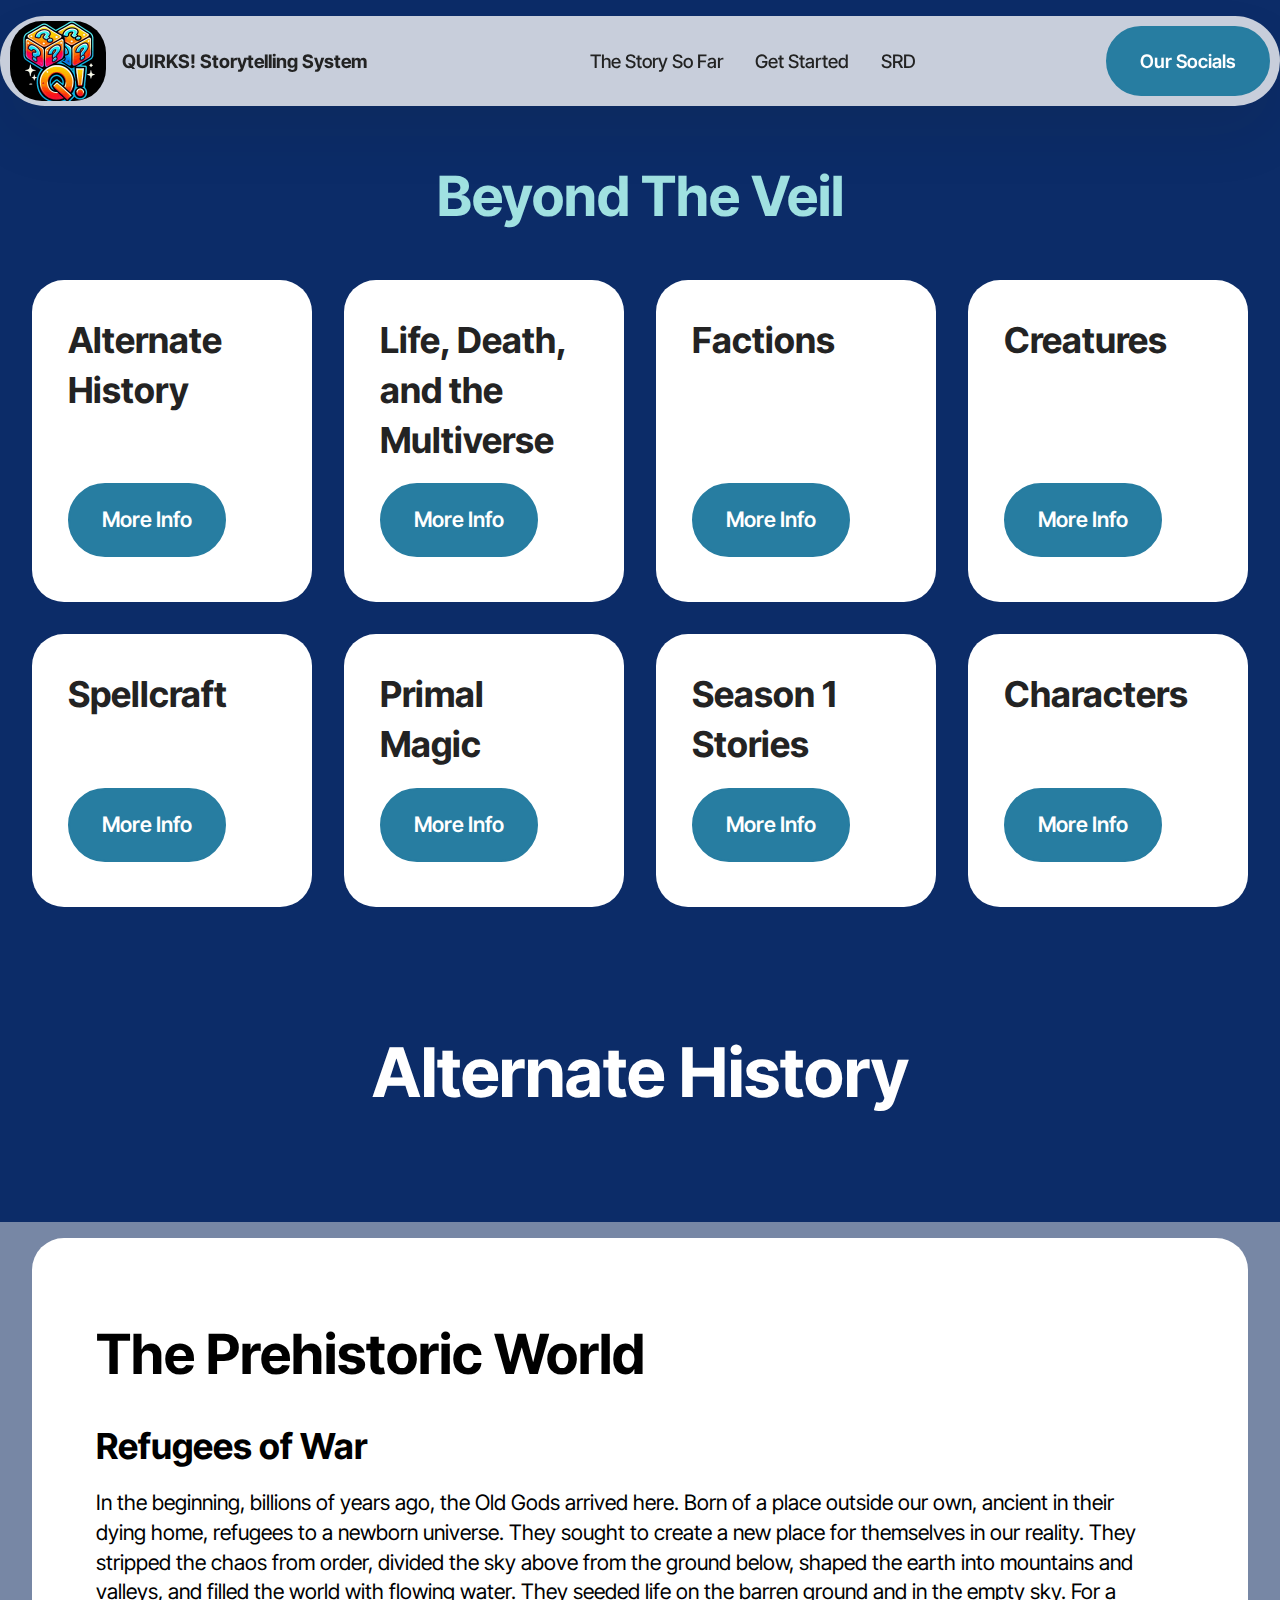
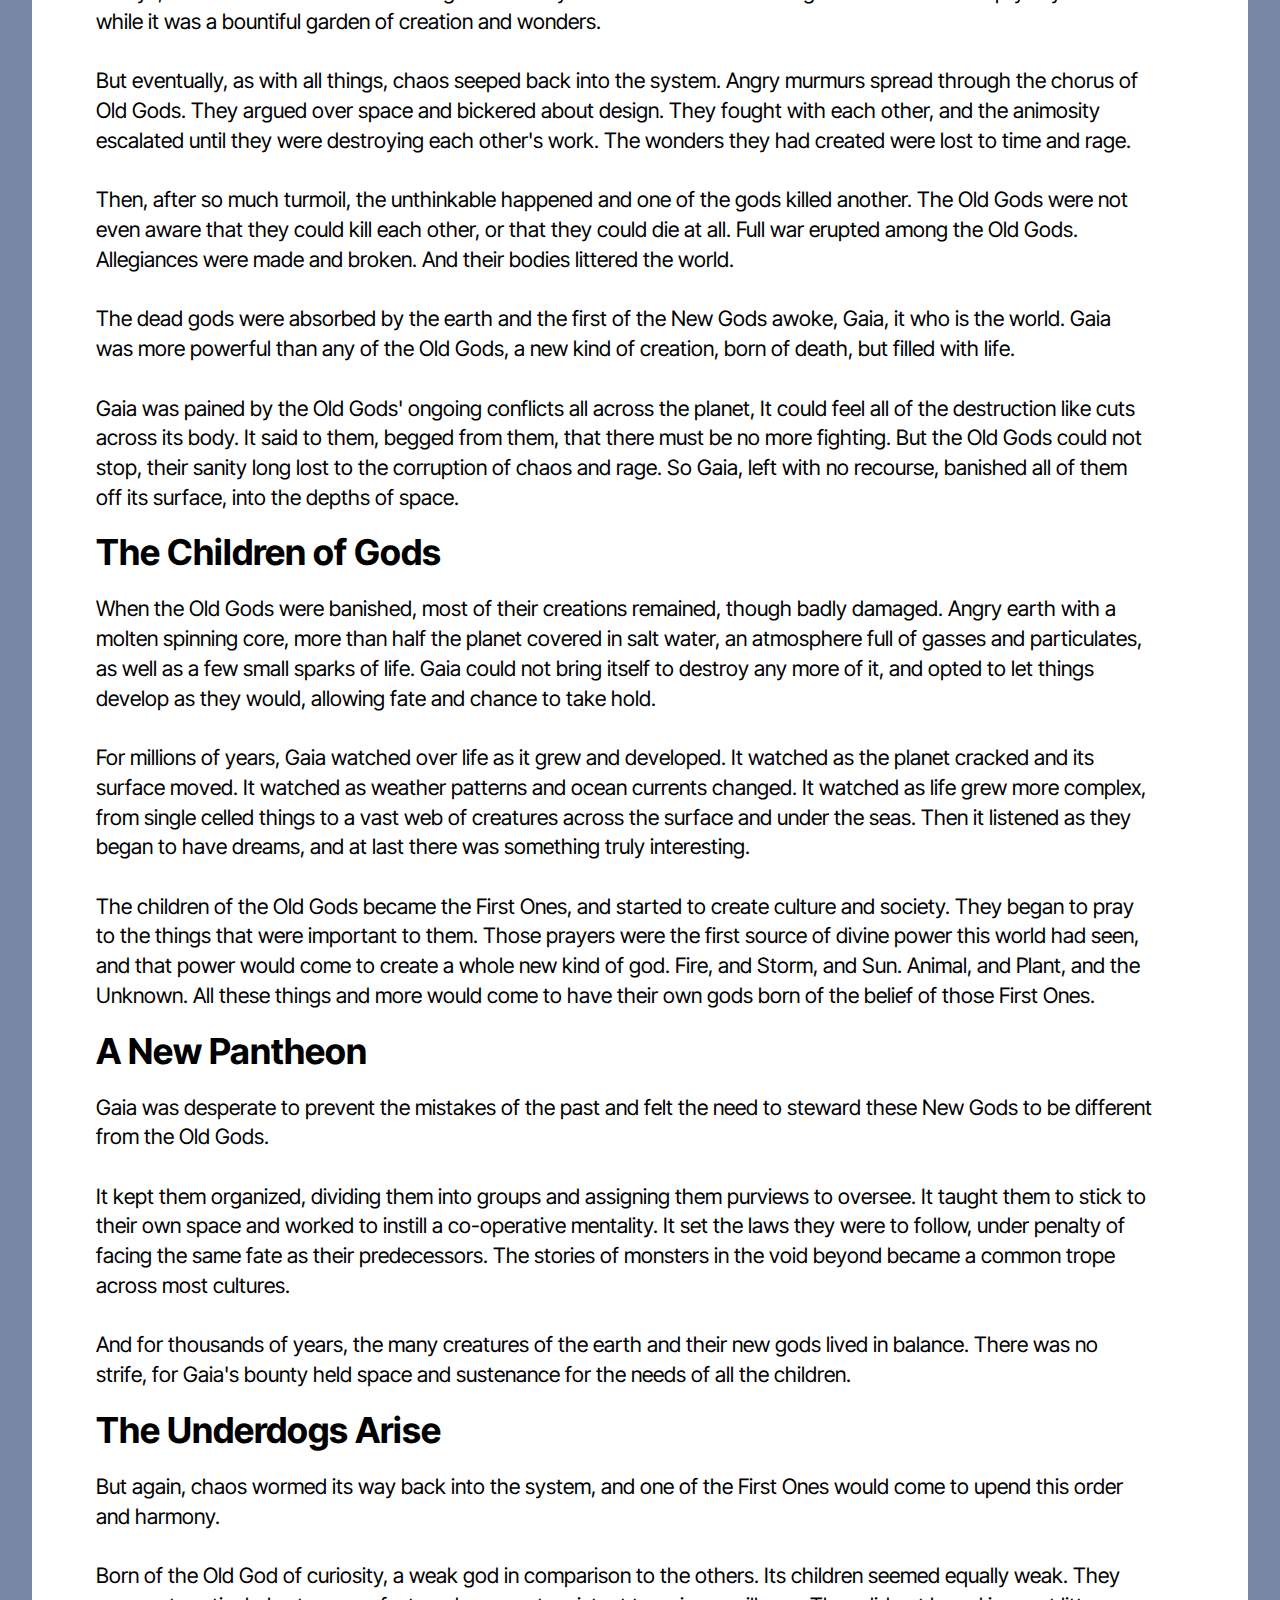
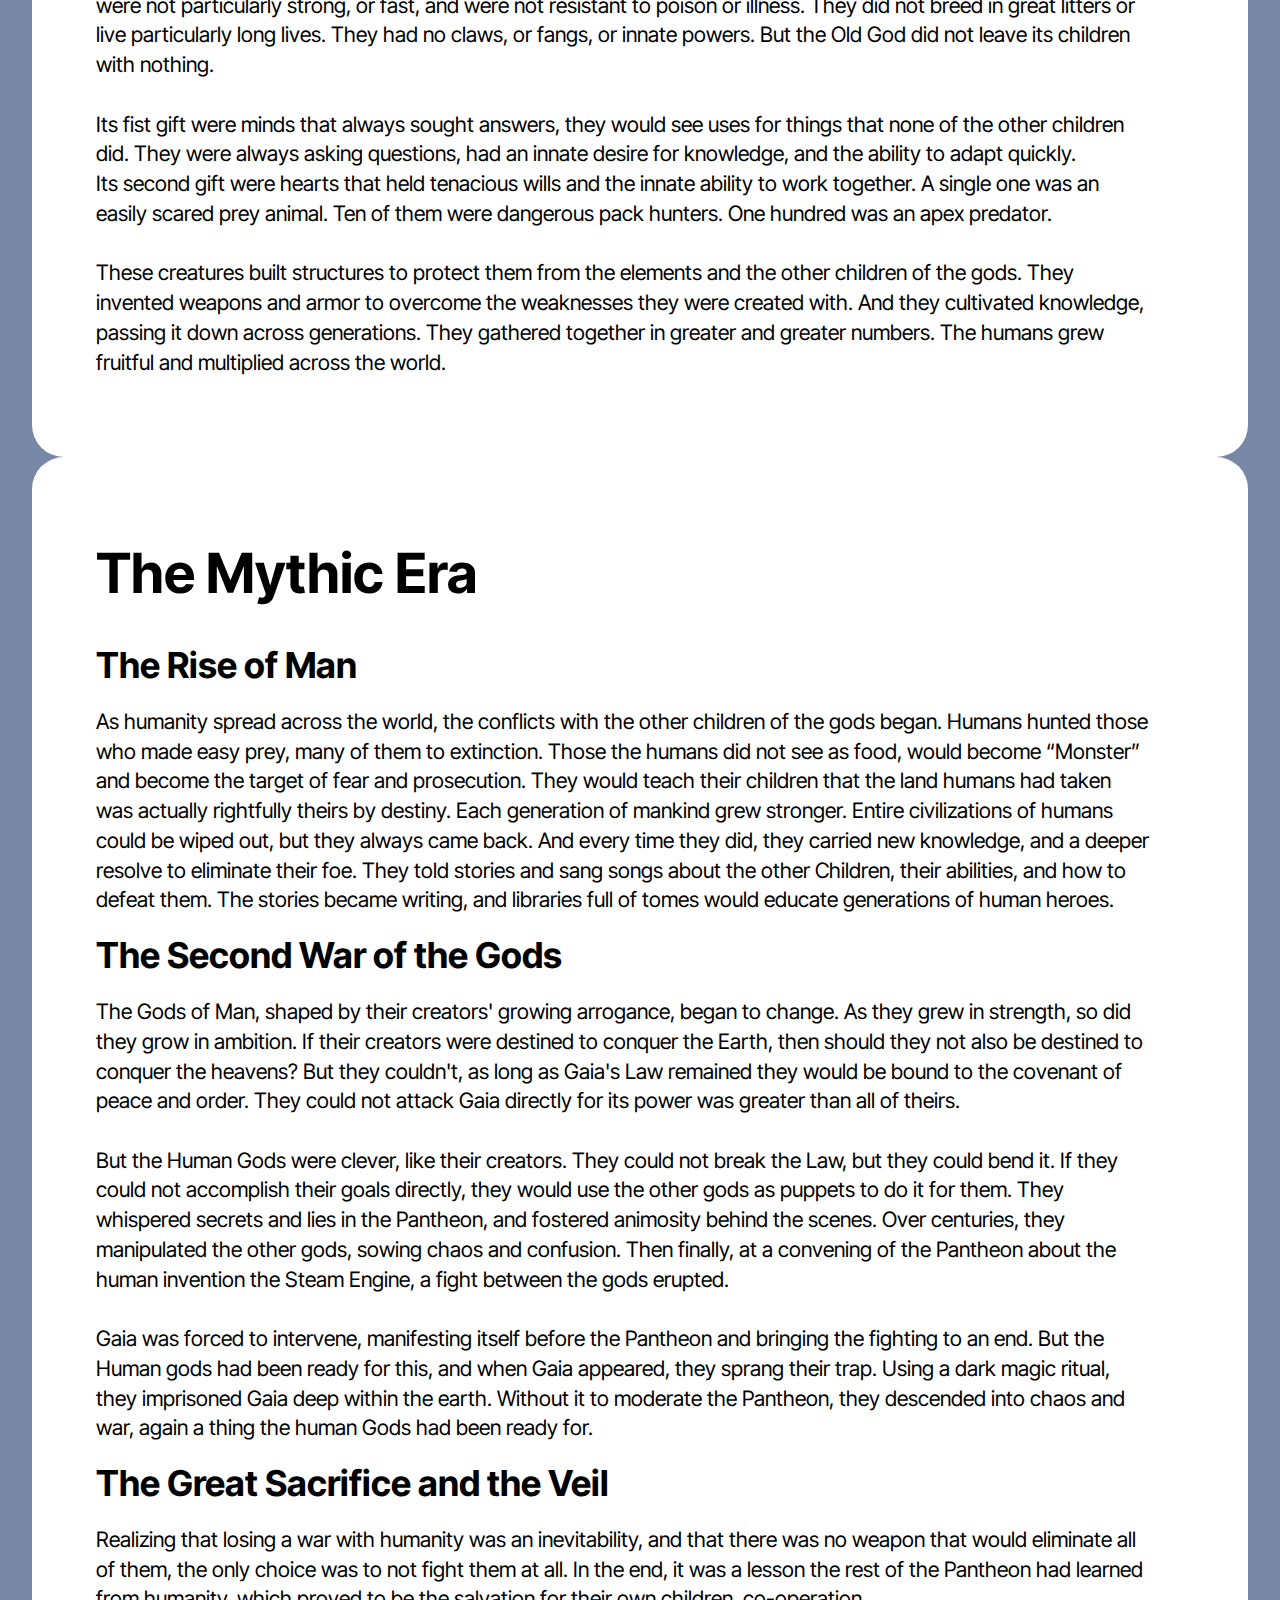
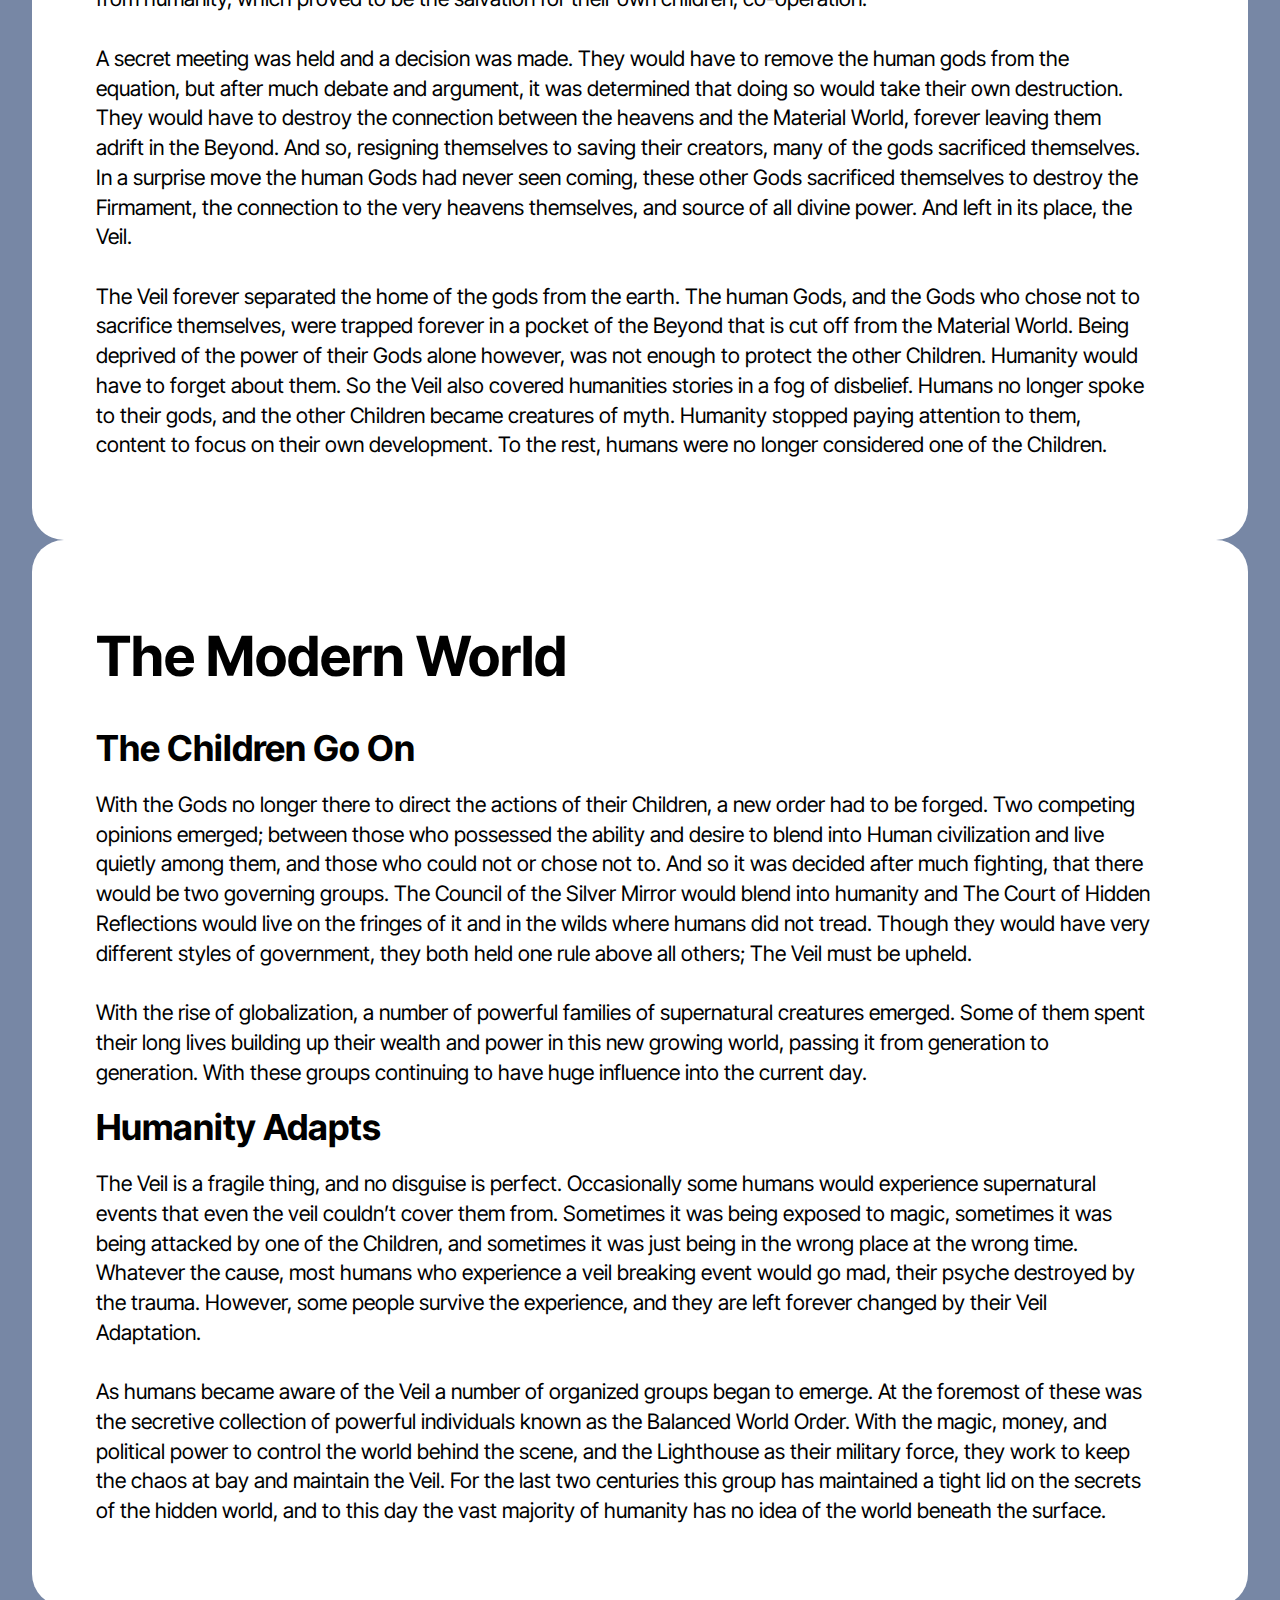
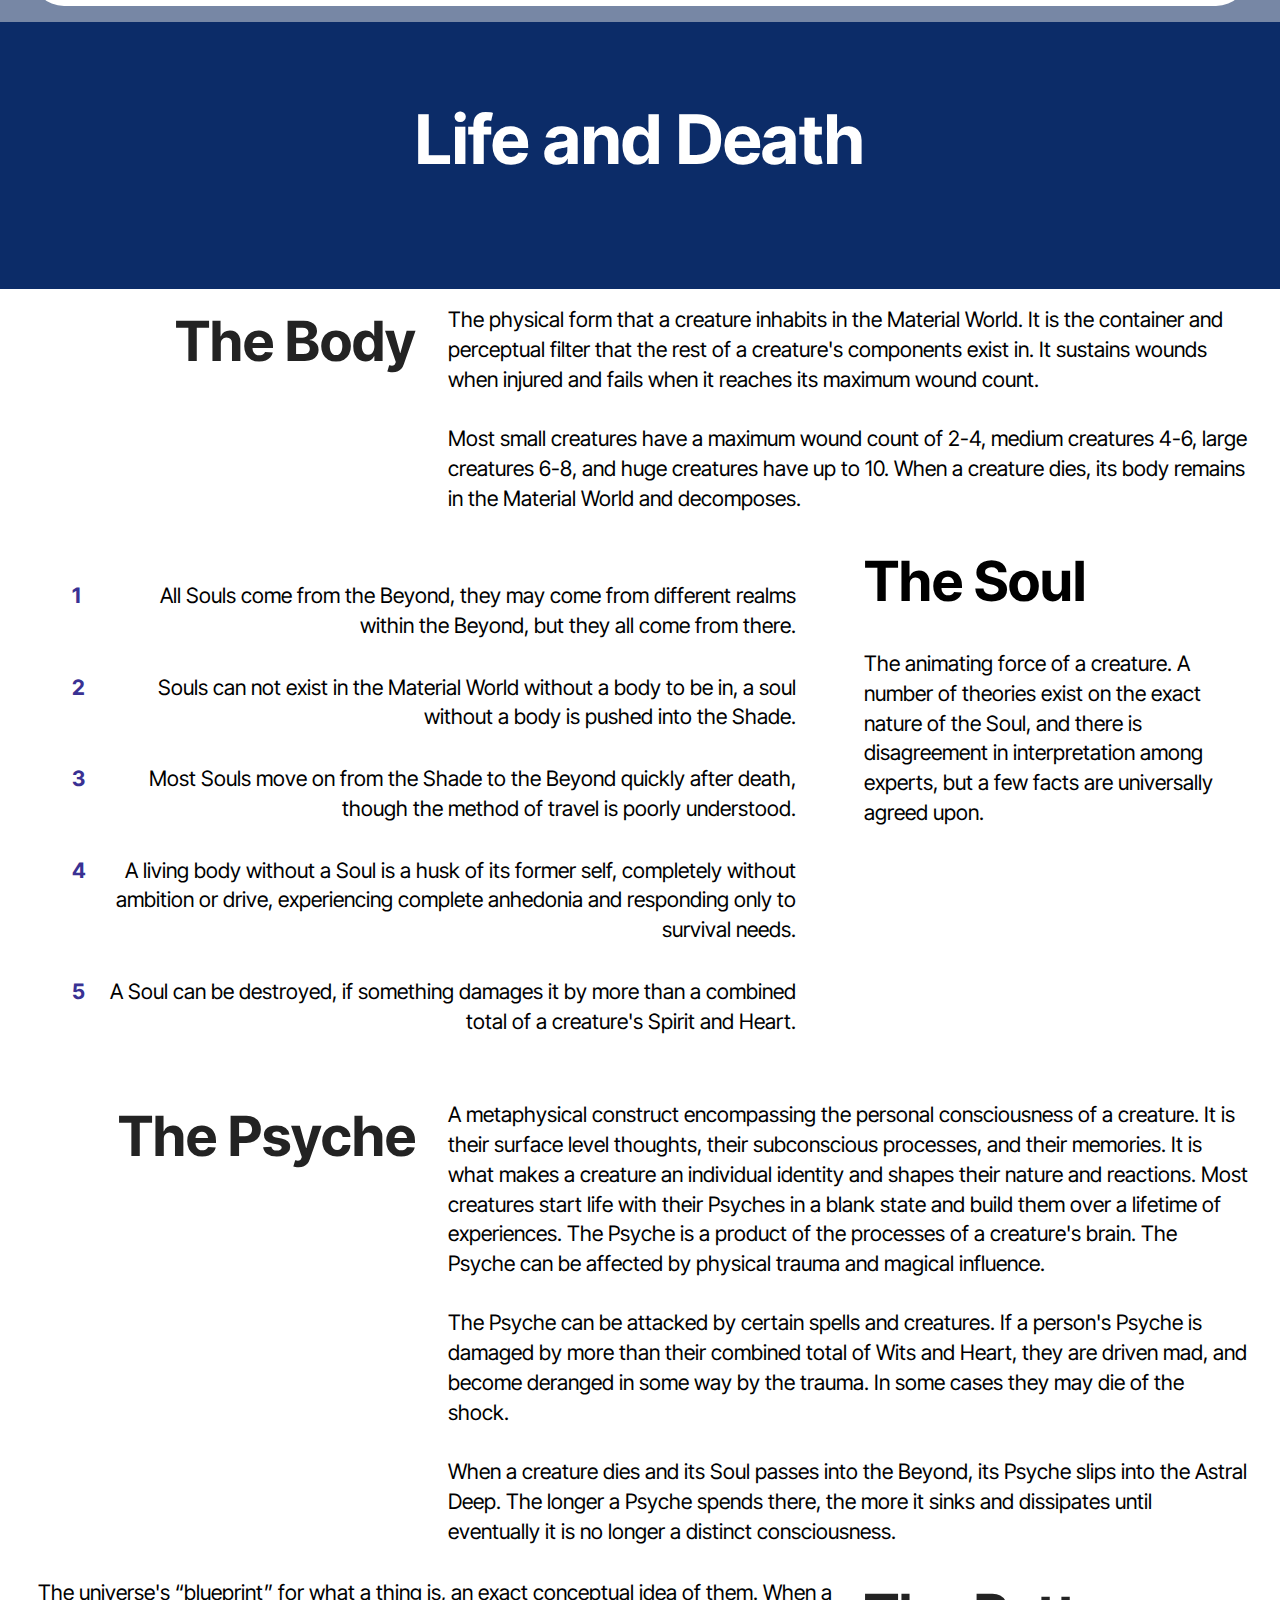
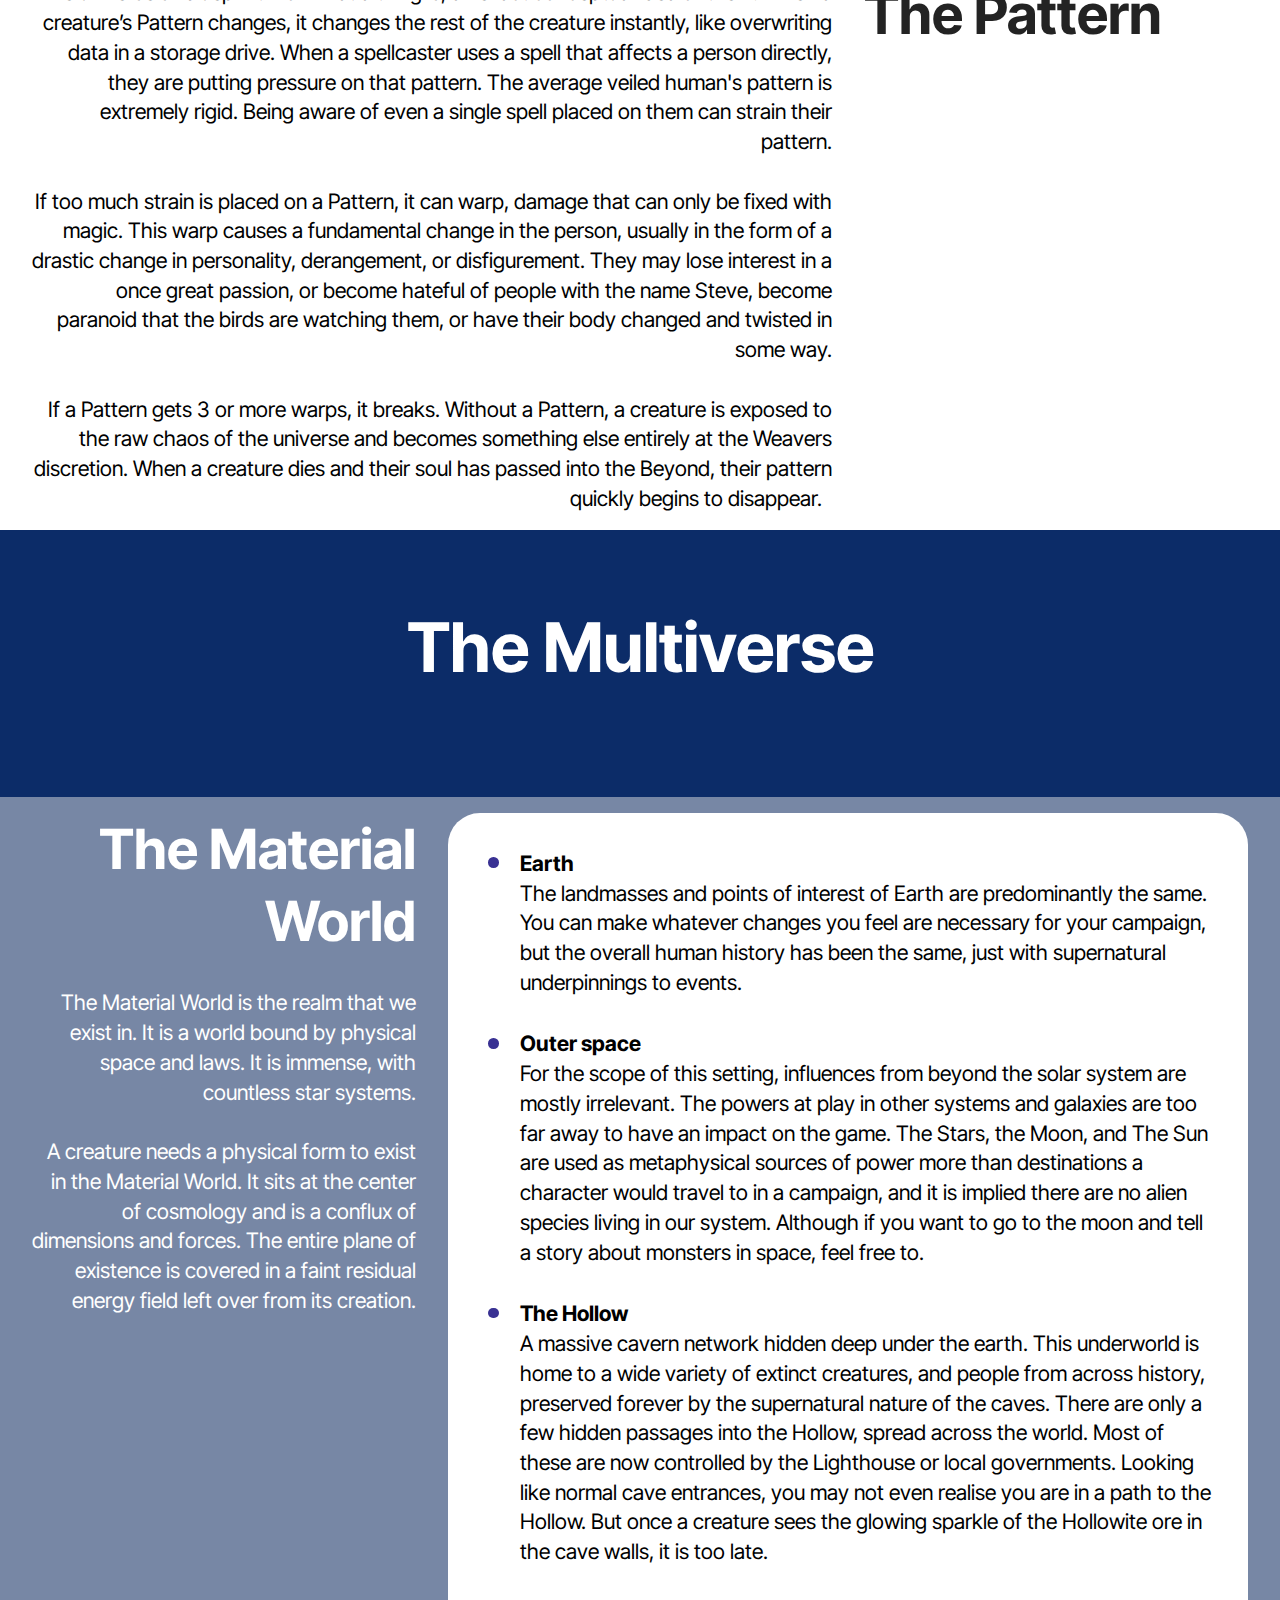
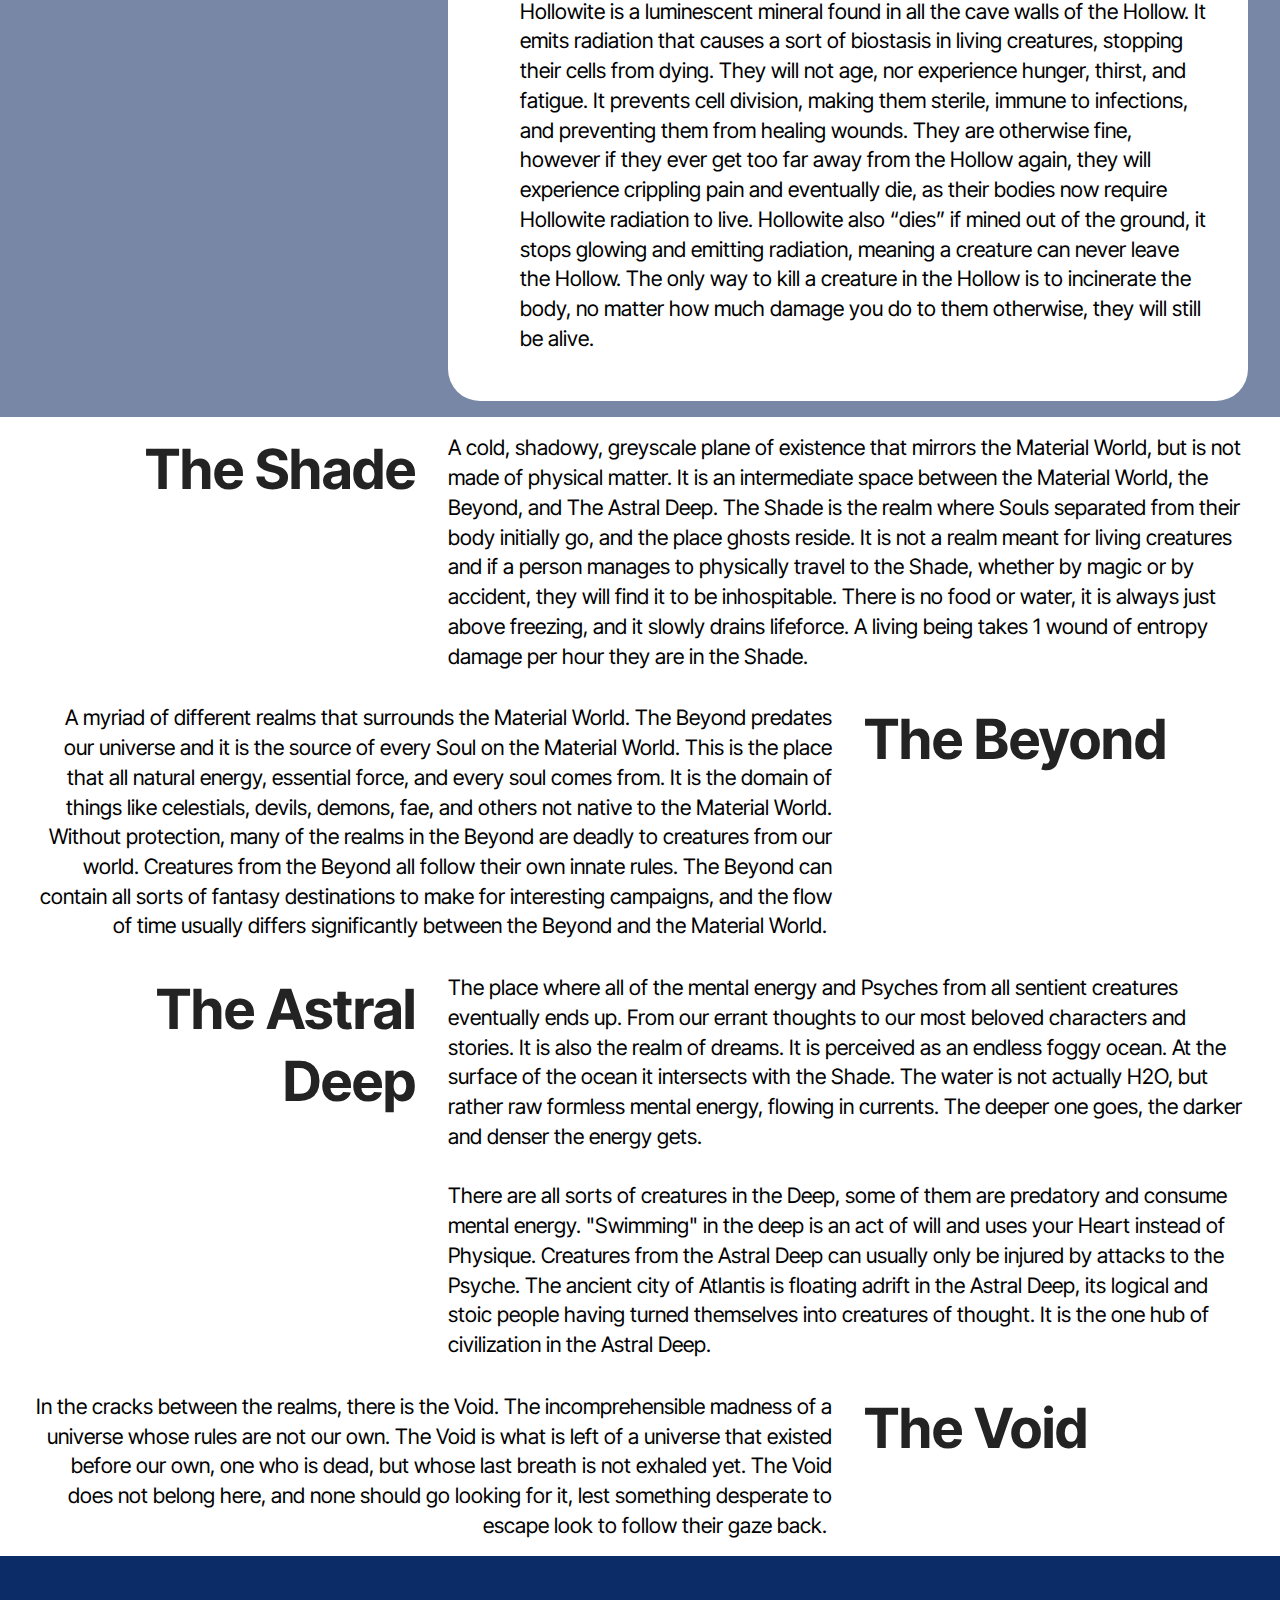
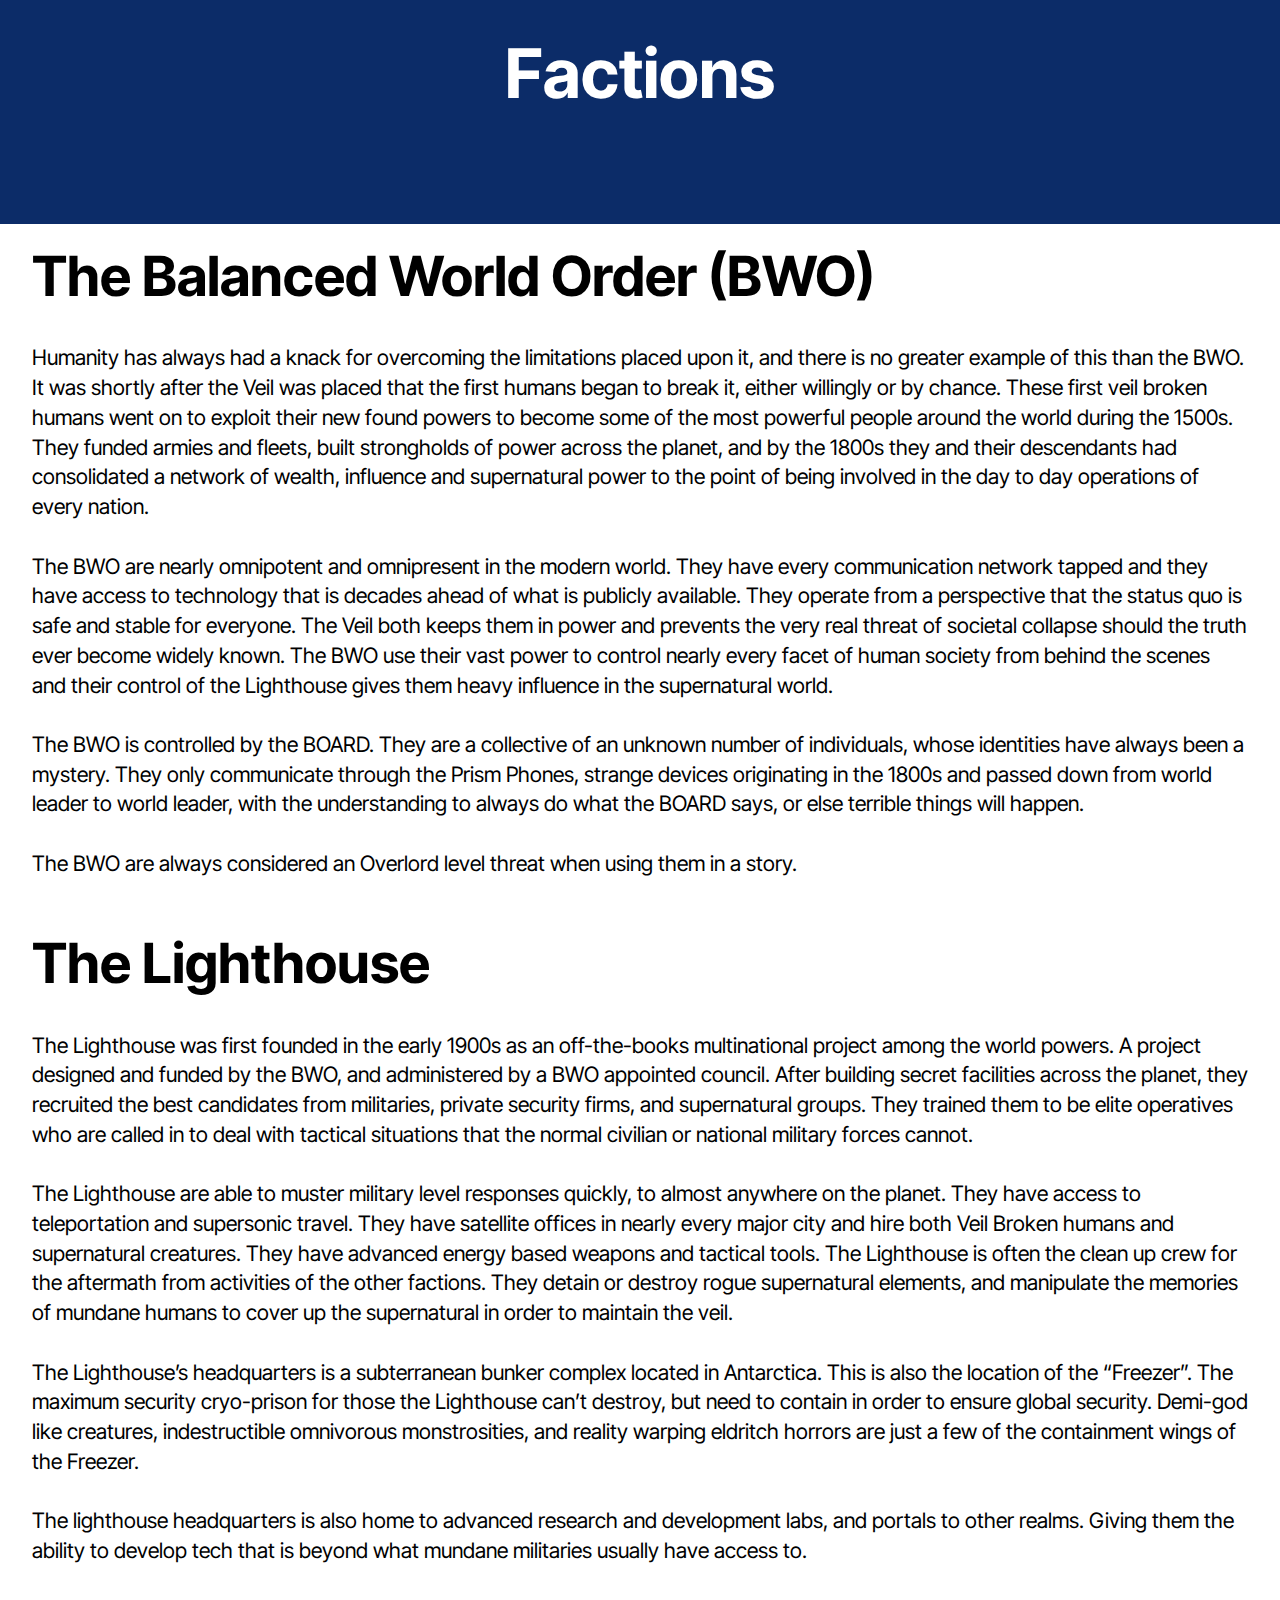
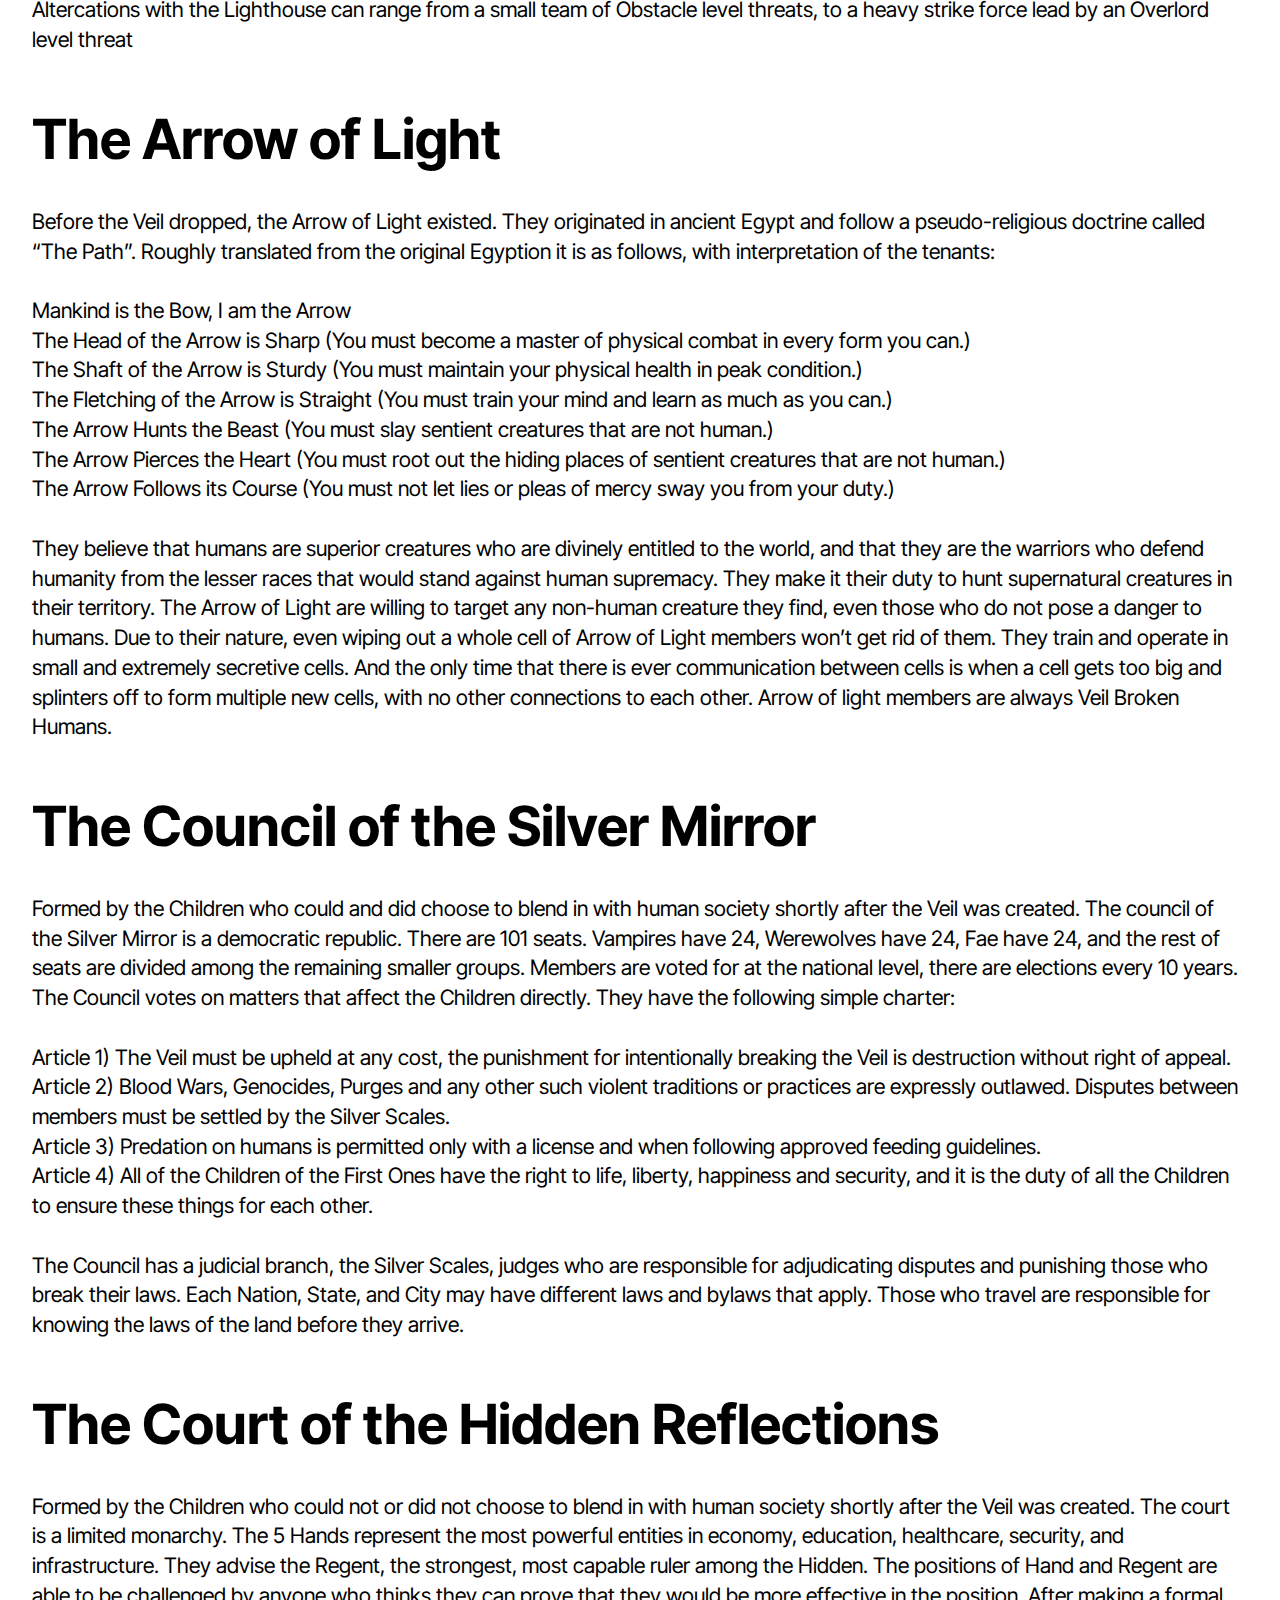
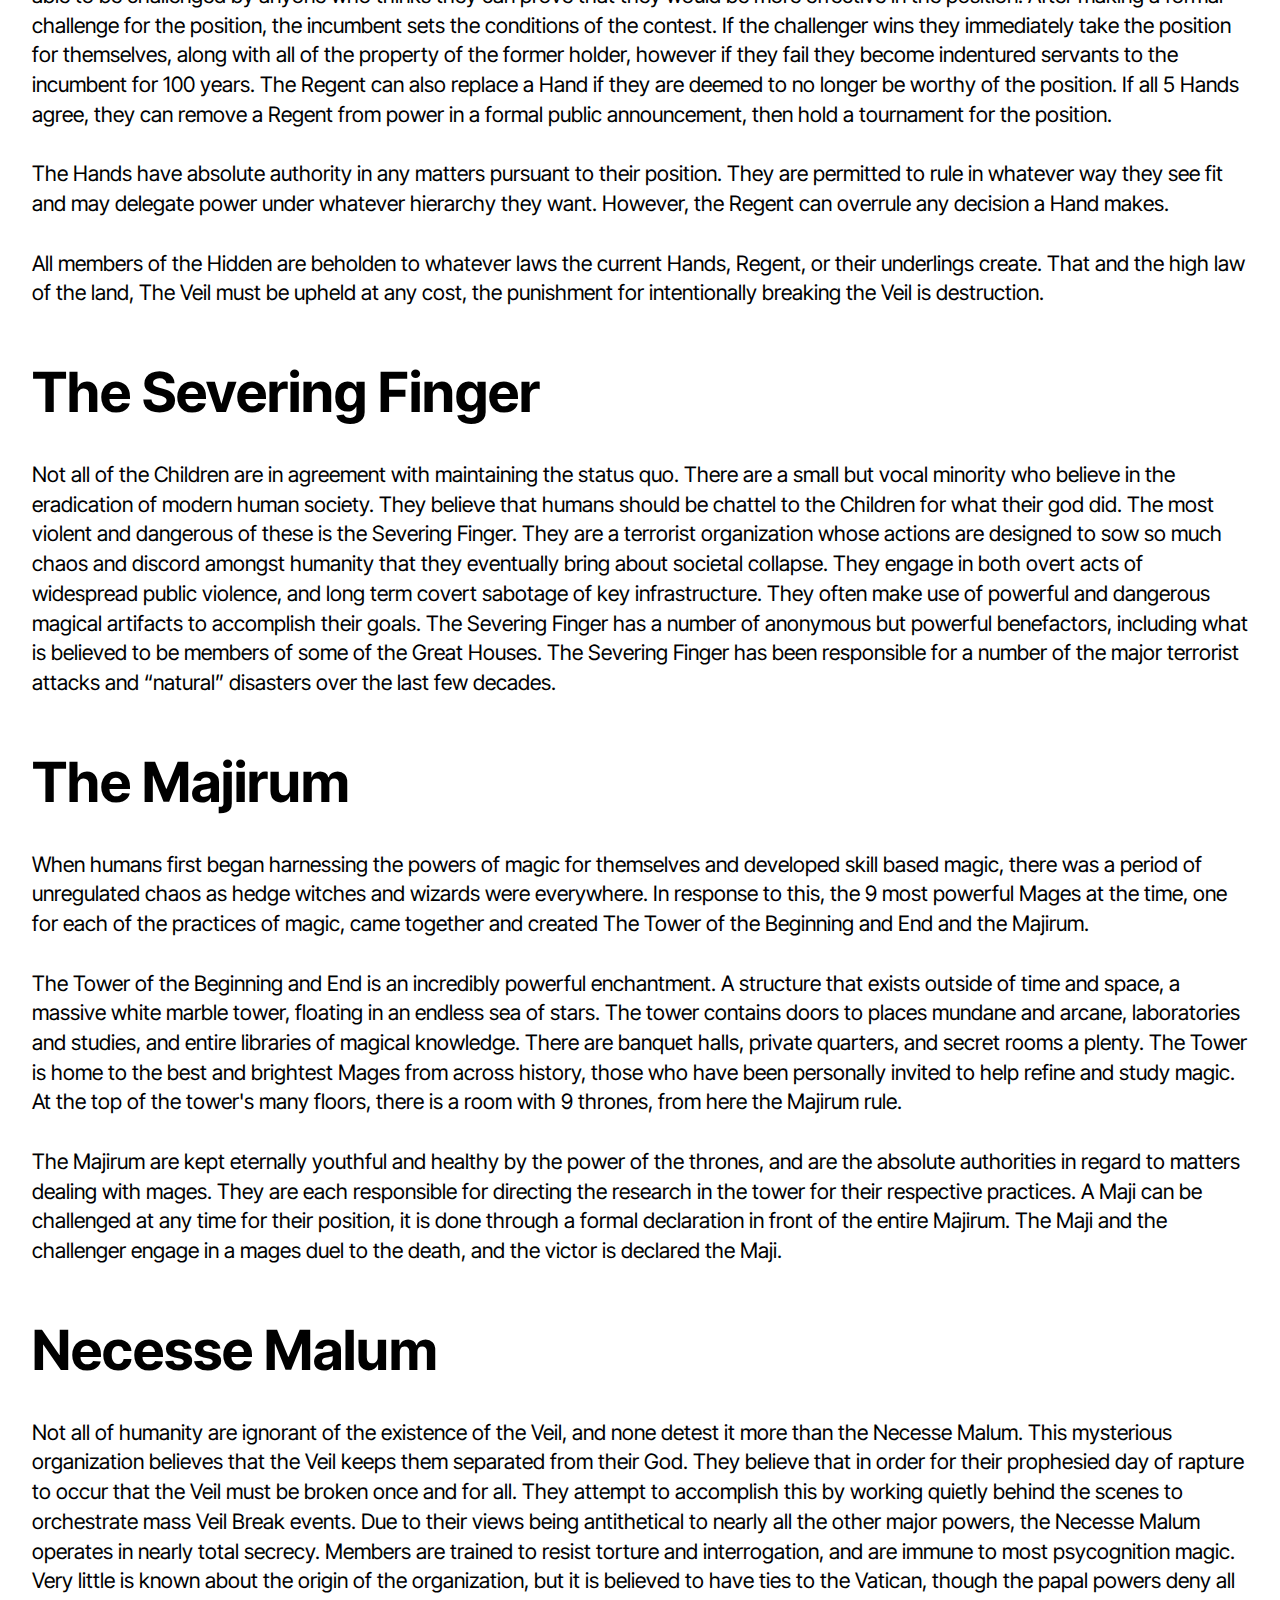
<file: GameLore.html>
<!DOCTYPE html>
<html  >
<head>
  <!-- Site made with Mobirise Website Builder v5.9.18, https://mobirise.com -->
  <meta charset="UTF-8">
  <meta http-equiv="X-UA-Compatible" content="IE=edge">
  <meta name="generator" content="Mobirise v5.9.18, mobirise.com">
  <meta name="viewport" content="width=device-width, initial-scale=1, minimum-scale=1">
  <link rel="shortcut icon" href="assets/images/q-logo-v2-192x192.png" type="image/x-icon">
  <meta name="description" content="">
  
  
  <title>Game Lore</title>
  <link rel="stylesheet" href="assets/web/assets/mobirise-icons2/mobirise2.css">
  <link rel="stylesheet" href="assets/bootstrap/css/bootstrap.min.css">
  <link rel="stylesheet" href="assets/bootstrap/css/bootstrap-grid.min.css">
  <link rel="stylesheet" href="assets/bootstrap/css/bootstrap-reboot.min.css">
  <link rel="stylesheet" href="assets/dropdown/css/style.css">
  <link rel="stylesheet" href="assets/theme/css/style.css">
  <link rel="preload" href="https://fonts.googleapis.com/css2?family=Inter+Tight:wght@400;700&display=swap&display=swap" as="style" onload="this.onload=null;this.rel='stylesheet'">
  <noscript><link rel="stylesheet" href="https://fonts.googleapis.com/css2?family=Inter+Tight:wght@400;700&display=swap&display=swap"></noscript>
  <link rel="preload" as="style" href="assets/mobirise/css/mbr-additional.css?v=7l0Gzc"><link rel="stylesheet" href="assets/mobirise/css/mbr-additional.css?v=7l0Gzc" type="text/css">

  
  
  
</head>
<body>
  
  <section data-bs-version="5.1" class="menu menu2 cid-uzWmqu9IFd" once="menu" id="menu02-7">
	

	<nav class="navbar navbar-dropdown navbar-fixed-top navbar-expand-lg">
		<div class="container">
			<div class="navbar-brand">
				<span class="navbar-logo">
					
						<a href="index.html"><img src="assets/images/q-logo-v2-192x192.png" alt="Q!" style="height: 5rem;"></a>
					
				</span>
				<span class="navbar-caption-wrap"><a class="navbar-caption text-black text-primary display-4">QUIRKS! Storytelling System</a></span>
			</div>
			<button class="navbar-toggler" type="button" data-toggle="collapse" data-bs-toggle="collapse" data-target="#navbarSupportedContent" data-bs-target="#navbarSupportedContent" aria-controls="navbarNavAltMarkup" aria-expanded="false" aria-label="Toggle navigation">
				<div class="hamburger">
					<span></span>
					<span></span>
					<span></span>
					<span></span>
				</div>
			</button>
			<div class="collapse navbar-collapse" id="navbarSupportedContent">
				<ul class="navbar-nav nav-dropdown" data-app-modern-menu="true"><li class="nav-item">
						<a class="nav-link link text-black text-primary display-4" href="GameLore.html" aria-expanded="false">The Story So Far</a>
					</li><li class="nav-item"><a class="nav-link link text-black text-primary display-4" href="GetStarted.html">Get Started</a></li><li class="nav-item"><a class="nav-link link text-black text-primary display-4" href="SRD.html">SRD</a></li></ul>
				
				<div class="navbar-buttons mbr-section-btn"><a class="btn btn-primary display-4" href="https://linktr.ee/QUIRKStories" target="_blank">Our Socials<br></a></div>
			</div>
		</div>
	</nav>
</section>

<section data-bs-version="5.1" class="features5 cid-uAy0OcDOFk" id="features05-6o">
  

  
  
  <div class="container">
    <div class="row mb-5 justify-content-center">
      <div class="col-12 content-head">
        <h3 class="mbr-section-title mbr-fonts-style align-center mb-0 display-2">
          <strong>Beyond The Veil</strong></h3>
        
      </div>
    </div>
    <div class="row">
      <div class="item features-without-image col-12 col-md-6 col-lg-3 item-mb">
        <div class="item-wrapper">
          <div class="card-box align-left">
            
            <h5 class="card-title mbr-fonts-style display-5">
              <strong>Alternate History</strong></h5>
            

            <div class="mbr-section-btn item-footer"><a class="btn item-btn btn-primary display-7">More Info</a></div>
          </div>
        </div>
      </div>
      <div class="item features-without-image col-12 col-md-6 col-lg-3 item-mb">
        <div class="item-wrapper">
          <div class="card-box align-left">
            
            <h5 class="card-title mbr-fonts-style display-5"><strong>Life, Death, and the Multiverse</strong></h5>
            

            <div class="mbr-section-btn item-footer"><a class="btn item-btn btn-primary display-7" href="GameLore.html#header19-6w">More Info</a></div>
          </div>
        </div>
      </div>
      <div class="item features-without-image col-12 col-md-6 col-lg-3 item-mb">
        <div class="item-wrapper">
          <div class="card-box align-left">
            
            <h5 class="card-title mbr-fonts-style display-5"><strong>Factions</strong></h5>
            

            <div class="mbr-section-btn item-footer"><a class="btn item-btn btn-primary display-7" href="GameLore.html#header19-7d">More Info</a></div>
          </div>
        </div>
      </div><div class="item features-without-image col-12 col-md-6 col-lg-3 item-mb">
        <div class="item-wrapper">
          <div class="card-box align-left">
            
            <h5 class="card-title mbr-fonts-style display-5"><strong>Creatures</strong></h5>
            

            <div class="mbr-section-btn item-footer"><a class="btn item-btn btn-primary display-7" href="creatures.html">More Info</a></div>
          </div>
        </div>
      </div><div class="item features-without-image col-12 col-md-6 col-lg-3 item-mb">
        <div class="item-wrapper">
          <div class="card-box align-left">
            
            <h5 class="card-title mbr-fonts-style display-5"><strong>Spellcraft</strong></h5>
            

            <div class="mbr-section-btn item-footer"><a class="btn item-btn btn-primary display-7" href="spellcraft.html">More Info</a></div>
          </div>
        </div>
      </div><div class="item features-without-image col-12 col-md-6 col-lg-3 item-mb">
        <div class="item-wrapper">
          <div class="card-box align-left">
            
            <h5 class="card-title mbr-fonts-style display-5"><strong>Primal Magic</strong></h5>
            

            <div class="mbr-section-btn item-footer"><a class="btn item-btn btn-primary display-7" href="PrimalMagic.html">More Info</a></div>
          </div>
        </div>
      </div><div class="item features-without-image col-12 col-md-6 col-lg-3 item-mb">
        <div class="item-wrapper">
          <div class="card-box align-left">
            
            <h5 class="card-title mbr-fonts-style display-5"><strong>Season 1 Stories</strong></h5>
            

            <div class="mbr-section-btn item-footer"><a class="btn item-btn btn-primary display-7" href="season1.html">More Info</a></div>
          </div>
        </div>
      </div><div class="item features-without-image col-12 col-md-6 col-lg-3 item-mb">
        <div class="item-wrapper">
          <div class="card-box align-left">
            
            <h5 class="card-title mbr-fonts-style display-5"><strong>Characters</strong></h5>
            

            <div class="mbr-section-btn item-footer"><a class="btn item-btn btn-primary display-7" href="Characters.html">More Info</a></div>
          </div>
        </div>
      </div>
    </div>
  </div>
</section>

<section data-bs-version="5.1" class="header19 cid-uAAu0fbGU1" id="header19-6q">
  

  
  
  <div class="container">
    <div class="row">
      <div class="content-wrap col-12 col-md-12">
        <h1 class="mbr-section-title mbr-fonts-style mb-4 display-1">
          <strong>Alternate History</strong><strong><br></strong></h1>
        
        
        
      </div>
    </div>
  </div>
</section>

<section data-bs-version="5.1" class="article07 cid-uAAuhtYzvl" id="article07-6s">
  

  
  
  <div class="container">
    <div class="row justify-content-center">
      <div class="card col-md-12 col-lg-12">
        <div class="card-wrapper">
          <h3 class="card-title mbr-fonts-style mbr-white mt-3 mb-4 display-2"><strong>The Prehistoric World</strong></h3>
          <div class="row card-box align-left">
            <div class="item features-without-image col-12">
              <div class="item-wrapper">
                <h4 class="mbr-section-subtitle mbr-fonts-style mb-3 display-5"><strong>Refugees of War</strong></h4>
                <p class="mbr-text mbr-fonts-style display-7">In the beginning, billions of years ago, the Old Gods arrived here. Born of a place outside our own, ancient in their dying home, refugees to a newborn universe. They sought to create a new place for themselves in our reality. They stripped the chaos from order, divided the sky above from the ground below, shaped the earth into mountains and valleys, and filled the world with flowing water. They seeded life on the barren ground and in the empty sky. For a while it was a bountiful garden of creation and wonders.
<br>
<br>But eventually, as with all things, chaos seeped back into the system. Angry murmurs spread through the chorus of Old Gods. They argued over space and bickered about design. They fought with each other, and the animosity escalated until they were destroying each other's work. The wonders they had created were lost to time and rage.
<br>
<br>Then, after so much turmoil, the unthinkable happened and one of the gods killed another. The Old Gods were not even aware that they could kill each other, or that they could die at all. Full war erupted among the Old Gods. Allegiances were made and broken. And their bodies littered the world.
<br>
<br>The dead gods were absorbed by the earth and the first of the New Gods awoke, Gaia, it who is the world. Gaia was more powerful than any of the Old Gods, a new kind of creation, born of death, but filled with life.
<br>
<br>Gaia was pained by the Old Gods' ongoing conflicts all across the planet, It could feel all of the destruction like cuts across its body. It said to them, begged from them, that there must be no more fighting. But the Old Gods could not stop, their sanity long lost to the corruption of chaos and rage. So Gaia, left with no recourse, banished all of them off its surface, into the depths of space.&nbsp;<br></p>
              </div>
            </div>
            <div class="item features-without-image col-12">
              <div class="item-wrapper">
                <h4 class="mbr-section-subtitle mbr-fonts-style mb-3 display-5"><strong>The Children of Gods</strong></h4>
                <p class="mbr-text mbr-fonts-style display-7">When the Old Gods were banished, most of their creations remained, though badly damaged. Angry earth with a molten spinning core, more than half the planet covered in salt water, an atmosphere full of gasses and particulates, as well as a few small sparks of life. Gaia could not bring itself to destroy any more of it, and opted to let things develop as they would, allowing fate and chance to take hold. 
<br>
<br>For millions of years, Gaia watched over life as it grew and developed. It watched as the planet cracked and its surface moved. It watched as weather patterns and ocean currents changed. It watched as life grew more complex, from single celled things to a vast web of creatures across the surface and under the seas. Then it listened as they began to have dreams, and at last there was something truly interesting.
<br>
<br>The children of the Old Gods became the First Ones, and started to create culture and society. They began to pray to the things that were important to them. Those prayers were the first source of divine power this world had seen, and that power would come to create a whole new kind of god. Fire, and Storm, and Sun. Animal, and Plant, and the Unknown. All these things and more would come to have their own gods born of the belief of those First Ones.&nbsp;<br></p>
              </div>
            </div>
            <div class="item features-without-image col-12">
              <div class="item-wrapper">
                <h4 class="mbr-section-subtitle mbr-fonts-style mb-3 display-5"><strong>A New Pantheon</strong></h4>
                <p class="mbr-text mbr-fonts-style display-7">Gaia was desperate to prevent the mistakes of the past and felt the need to steward these New Gods to be different from the Old Gods.
<br>
<br>It kept them organized, dividing them into groups and assigning them purviews to oversee. It taught them to stick to their own space and worked to instill a co-operative mentality. It set the laws they were to follow, under penalty of facing the same fate as their predecessors. The stories of monsters in the void beyond became a common trope across most cultures.
<br>
<br>And for thousands of years, the many creatures of the earth and their new gods lived in balance. There was no strife, for Gaia's bounty held space and sustenance for the needs of all the children.&nbsp;<br></p>
              </div>
            </div>
            <div class="item features-without-image col-12">
              <div class="item-wrapper">
                <h4 class="mbr-section-subtitle mbr-fonts-style mb-3 display-5"><strong>The Underdogs Arise</strong></h4>
                <p class="mbr-text mbr-fonts-style display-7">But again, chaos wormed its way back into the system, and one of the First Ones would come to upend this order and harmony. 
<br>
<br>Born of the Old God of curiosity, a weak god in comparison to the others. Its children seemed equally weak. They were not particularly strong, or fast, and were not resistant to poison or illness. They did not breed in great litters or live particularly long lives. They had no claws, or fangs, or innate powers. But the Old God did not leave its children with nothing. 
<br>
<br>Its fist gift were minds that always sought answers, they would see uses for things that none of the other children did. They were always asking questions, had an innate desire for knowledge, and the ability to adapt quickly. 
<br>Its second gift were hearts that held tenacious wills and the innate ability to work together. A single one was an easily scared prey animal. Ten of them were dangerous pack hunters. One hundred was an apex predator.  
<br>
<br>These creatures built structures to protect them from the elements and the other children of the gods. They invented weapons and armor to overcome the weaknesses they were created with. And they cultivated knowledge, passing it down across generations. They gathered together in greater and greater numbers. The humans grew fruitful and multiplied across the world.&nbsp;<br></p>
              </div>
            </div>
          </div>
          
        </div>
      </div>
    </div>
  </div>
</section>

<section data-bs-version="5.1" class="article07 cid-uAAvdZ2n7m" id="article07-6t">
  

  
  
  <div class="container">
    <div class="row justify-content-center">
      <div class="card col-md-12 col-lg-12">
        <div class="card-wrapper">
          <h3 class="card-title mbr-fonts-style mbr-white mt-3 mb-4 display-2"><strong>The Mythic Era</strong></h3>
          <div class="row card-box align-left">
            <div class="item features-without-image col-12">
              <div class="item-wrapper">
                <h4 class="mbr-section-subtitle mbr-fonts-style mb-3 display-5"><strong>The Rise of Man</strong></h4>
                <p class="mbr-text mbr-fonts-style display-7">
                  As humanity spread across the world, the conflicts with the other children of the gods began. Humans hunted those who made easy prey, many of them to extinction. Those the humans did not see as food, would become “Monster” and become the target of fear and prosecution. They would teach their children that the land humans had taken was actually rightfully theirs by destiny. Each generation of mankind grew stronger. Entire civilizations of humans could be wiped out, but they always came back. And every time they did, they carried new knowledge, and a deeper resolve to eliminate their foe. They told stories and sang songs about the other Children, their abilities, and how to defeat them. The stories became writing, and libraries full of tomes would educate generations of human heroes.
                </p>
              </div>
            </div>
            <div class="item features-without-image col-12">
              <div class="item-wrapper">
                <h4 class="mbr-section-subtitle mbr-fonts-style mb-3 display-5"><strong>The Second War of the Gods</strong></h4>
                <p class="mbr-text mbr-fonts-style display-7">The Gods of Man, shaped by their creators' growing arrogance, began to change. As they grew in strength, so did they grow in ambition. If their creators were destined to conquer the Earth, then should they not also be destined to conquer the heavens? But they couldn't, as long as Gaia's Law remained they would be bound to the covenant of peace and order. They could not attack Gaia directly for its power was greater than all of theirs.
<br>
<br>But the Human Gods were clever, like their creators. They could not break the Law, but they could bend it. If they could not accomplish their goals directly, they would use the other gods as puppets to do it for them. They whispered secrets and lies in the Pantheon, and fostered animosity behind the scenes. Over centuries, they manipulated the other gods, sowing chaos and confusion. Then finally, at a convening of the Pantheon about the human invention the Steam Engine, a fight between the gods erupted.
<br>
<br>Gaia was forced to intervene, manifesting itself before the Pantheon and bringing the fighting to an end. But the Human gods had been ready for this, and when Gaia appeared, they sprang their trap. Using a dark magic ritual, they imprisoned Gaia deep within the earth. Without it to moderate the Pantheon, they descended into chaos and war, again a thing the human Gods had been ready for.&nbsp;<br></p>
              </div>
            </div>
            <div class="item features-without-image col-12">
              <div class="item-wrapper">
                <h4 class="mbr-section-subtitle mbr-fonts-style mb-3 display-5"><strong>The Great Sacrifice and the Veil</strong></h4>
                <p class="mbr-text mbr-fonts-style display-7">Realizing that losing a war with humanity was an inevitability, and that there was no weapon that would eliminate all of them, the only choice was to not fight them at all. In the end, it was a lesson the rest of the Pantheon had learned from humanity, which proved to be the salvation for their own children, co-operation. 
<br>
<br>A secret meeting was held and a decision was made. They would have to remove the human gods from the equation, but after much debate and argument, it was determined that doing so would take their own destruction. They would have to destroy the connection between the heavens and the Material World, forever leaving them adrift in the Beyond. And so, resigning themselves to saving their creators, many of the gods sacrificed themselves. In a surprise move the human Gods had never seen coming, these other Gods sacrificed themselves to destroy the Firmament, the connection to the very heavens themselves, and source of all divine power. And left in its place, the Veil.
<br>
<br>The Veil forever separated the home of the gods from the earth. The human Gods, and the Gods who chose not to sacrifice themselves, were trapped forever in a pocket of the Beyond that is cut off from the Material World. Being deprived of the power of their Gods alone however, was not enough to protect the other Children. Humanity would have to forget about them. So the Veil also covered humanities stories in a fog of disbelief. Humans no longer spoke to their gods, and the other Children became creatures of myth. Humanity stopped paying attention to them, content to focus on their own development. To the rest, humans were no longer considered one of the Children.&nbsp;<br></p>
              </div>
            </div>
            
          </div>
          
        </div>
      </div>
    </div>
  </div>
</section>

<section data-bs-version="5.1" class="article07 cid-uAAvzL33cn" id="article07-6u">
  

  
  
  <div class="container">
    <div class="row justify-content-center">
      <div class="card col-md-12 col-lg-12">
        <div class="card-wrapper">
          <h3 class="card-title mbr-fonts-style mbr-white mt-3 mb-4 display-2"><strong>The Modern World</strong></h3>
          <div class="row card-box align-left">
            <div class="item features-without-image col-12">
              <div class="item-wrapper">
                <h4 class="mbr-section-subtitle mbr-fonts-style mb-3 display-5"><strong>The Children Go On</strong></h4>
                <p class="mbr-text mbr-fonts-style display-7">With the Gods no longer there to direct the actions of their Children, a new order had to be forged. Two competing opinions emerged; between those who possessed the ability and desire to blend into Human civilization and live quietly among them, and those who could not or chose not to. And so it was decided after much fighting, that there would be two governing groups. The Council of the Silver Mirror would blend into humanity and The Court of Hidden Reflections would live on the fringes of it and in the wilds where humans did not tread. Though they would have very different styles of government, they both held one rule above all others; The Veil must be upheld.
<br>
<br>With the rise of globalization, a number of powerful families of supernatural creatures emerged. Some of them spent their long lives building up their wealth and power in this new growing world, passing it from generation to generation. With these groups continuing to have huge influence into the current day.&nbsp;<br></p>
              </div>
            </div>
            <div class="item features-without-image col-12">
              <div class="item-wrapper">
                <h4 class="mbr-section-subtitle mbr-fonts-style mb-3 display-5"><strong>Humanity Adapts</strong></h4>
                <p class="mbr-text mbr-fonts-style display-7">The Veil is a fragile thing, and no disguise is perfect. Occasionally some humans would experience supernatural events that even the veil couldn’t cover them from. Sometimes it was being exposed to magic, sometimes it was being attacked by one of the Children, and sometimes it was just being in the wrong place at the wrong time. Whatever the cause, most humans who experience a veil breaking event would go mad, their psyche destroyed by the trauma. However, some people survive the experience, and they are left forever changed by their Veil Adaptation.
<br>
<br>As humans became aware of the Veil a number of organized groups began to emerge. At the foremost of these was the secretive collection of powerful individuals known as the Balanced World Order. With the magic, money, and political power to control the world behind the scene, and the Lighthouse as their military force, they work to keep the chaos at bay and maintain the Veil. For the last two centuries this group has maintained a tight lid on the secrets of the hidden world, and to this day the vast majority of humanity has no idea of the world beneath the surface.&nbsp;<br></p>
              </div>
            </div>
            
            
          </div>
          
        </div>
      </div>
    </div>
  </div>
</section>

<section data-bs-version="5.1" class="header19 cid-uAAweBm62I" id="header19-6w">
  

  
  
  <div class="container">
    <div class="row">
      <div class="content-wrap col-12 col-md-12">
        <h1 class="mbr-section-title mbr-fonts-style mb-4 display-1">
          <strong>Life and Death</strong><strong><br></strong></h1>
        
        
        
      </div>
    </div>
  </div>
</section>

<section data-bs-version="5.1" class="article15 cid-uAAzMxaPvI" id="article15-70">
    
    <div class="container">
        <div class="row justify-content-center">
            <div class="col-12 col-md">
                <h5 class="mbr-section-title mbr-fonts-style mt-0 mb-4 display-2"><strong>The Body</strong></h5>
                
            </div>
            <div class="col-md-12 col-lg-8">
              <p class="mbr-text mbr-fonts-style mt-0 mb-0 display-7">The physical form that a creature inhabits in the Material World. It is the container and perceptual filter that the rest of a creature's components exist in. It sustains wounds when injured and fails when it reaches its maximum wound count. <br><br>Most small creatures have a maximum wound count of 2-4, medium creatures 4-6, large creatures 6-8, and huge creatures have up to 10. When a creature dies, its body remains in the Material World and decomposes.</p>
            </div>
        </div>
    </div>
</section>

<section data-bs-version="5.1" class="article22 cid-uAAAXwKHoi" id="article22-73">
  
  
  
  <div class="container">
    <div class="row justify-content-center">
      <div class="col-lg-4">
        <div class="col-12 col-md-12">
          <h5 class="mbr-section-title mbr-fonts-style mt-0 mb-4 display-2">
            <strong>The Soul</strong></h5>
          <h6 class="mbr-section-subtitle mbr-fonts-style mt-0 mb-4 display-7">The animating force of a creature. A number of theories exist on the exact nature of the Soul, and there is disagreement in interpretation among experts, but a few facts are universally agreed upon.</h6>
          
        </div>
      </div>

      <div class="col-lg-8 side-features">
        <div class="item-wrapper align-left">
          <div class="counter-container mbr-text mbr-fonts-style display-7">
            <ol>
              <li>All Souls come from the Beyond, they may come from different realms within the Beyond, but they all come from there.</li><li>Souls can not exist in the Material World without a body to be in, a soul without a body is pushed into the Shade.</li><li>Most Souls move on from the Shade to the Beyond quickly after death, though the method of travel is poorly understood.</li><li>A living body without a Soul is a husk of its former self, completely without ambition or drive, experiencing complete anhedonia and responding only to survival needs.</li><li>A Soul can be destroyed, if something damages it by more than a combined total of a creature's Spirit and Heart.</li>
            </ol>
          </div>
        </div>




      </div>
    </div>
  </div>
</section>

<section data-bs-version="5.1" class="article15 cid-uAABGVstpf" id="article15-74">
    
    <div class="container">
        <div class="row justify-content-center">
            <div class="col-12 col-md">
                <h5 class="mbr-section-title mbr-fonts-style mt-0 mb-4 display-2"><strong>The Psyche</strong></h5>
                
            </div>
            <div class="col-md-12 col-lg-8">
              <p class="mbr-text mbr-fonts-style mt-0 mb-0 display-7">A metaphysical construct encompassing the personal consciousness of a creature. It is their surface level thoughts, their subconscious processes, and their memories. It is what makes a creature an individual identity and shapes their nature and reactions. Most creatures start life with their Psyches in a blank state and build them over a lifetime of experiences. The Psyche is a product of the processes of a creature's brain. The Psyche can be affected by physical trauma and magical influence. <br><br>The Psyche can be attacked by certain spells and creatures. If a person's Psyche is damaged by more than their combined total of Wits and Heart, they are driven mad, and become deranged in some way by the trauma. In some cases they may die of the shock. <br><br>When a creature dies and its Soul passes into the Beyond, its Psyche slips into the Astral Deep. The longer a Psyche spends there, the more it sinks and dissipates until eventually it is no longer a distinct consciousness.</p>
            </div>
        </div>
    </div>
</section>

<section data-bs-version="5.1" class="article15 cid-uAACctT5Cl" id="article15-75">
    
    <div class="container">
        <div class="row justify-content-center">
            <div class="col-12 col-md">
                <h5 class="mbr-section-title mbr-fonts-style mt-0 mb-4 display-2">
                <strong>The Pattern</strong></h5>
                
            </div>
            <div class="col-md-12 col-lg-8">
              <p class="mbr-text mbr-fonts-style mt-0 mb-0 display-7">The universe's “blueprint” for what a thing is, an exact conceptual idea of them. When a creature’s Pattern changes, it changes the rest of the creature instantly, like overwriting data in a storage drive. When a spellcaster uses a spell that affects a person directly, they are putting pressure on that pattern. The average veiled human's pattern is extremely rigid. Being aware of even a single spell placed on them can strain their pattern.
<br>
<br>If too much strain is placed on a Pattern, it can warp, damage that can only be fixed with magic. This warp causes a fundamental change in the person, usually in the form of a drastic change in personality, derangement, or disfigurement. They may lose interest in a once great passion, or become hateful of people with the name Steve, become paranoid that the birds are watching them, or have their body changed and twisted in some way. 
<br>
<br>If a Pattern gets 3 or more warps, it breaks. Without a Pattern, a creature is exposed to the raw chaos of the universe and becomes something else entirely at the Weavers discretion. When a creature dies and their soul has passed into the Beyond, their pattern quickly begins to disappear.&nbsp;&nbsp;<br></p>
            </div>
        </div>
    </div>
</section>

<section data-bs-version="5.1" class="header19 cid-uAACw0NOLw" id="header19-76">
  

  
  
  <div class="container">
    <div class="row">
      <div class="content-wrap col-12 col-md-12">
        <h1 class="mbr-section-title mbr-fonts-style mb-4 display-1">
          <strong>The Multiverse</strong><strong><br></strong></h1>
        
        
        
      </div>
    </div>
  </div>
</section>

<section data-bs-version="5.1" class="article021 cid-uAAxvGEaUA" id="article21-6y">
    
    <div class="container">
        <div class="row justify-content-center">
            <div class="col-lg-4">
                <div class="col-12 col-md-12">
                    <h5 class="mbr-section-title mbr-fonts-style mt-0 mb-4 display-2"><strong>The Material World</strong></h5>
                    <h6 class="mbr-section-subtitle mbr-fonts-style mt-0 mb-4 display-7">The Material World is the realm that we exist in. It is a world bound by physical space and laws. It is immense, with countless star systems. <br><br>A creature needs a physical form to exist in the Material World. It sits at the center of cosmology and is a conflux of dimensions and forces. The entire plane of existence is covered in a faint residual energy field left over from its creation.</h6>
                    
                </div>
            </div>

            <div class="col-lg-8 side-features">
                <div class="item-wrapper align-left">
                    <div class="counter-container mbr-text mbr-fonts-style display-7">
                        <ul>
                            <li><strong>Earth</strong><br>The landmasses and points of interest of Earth are predominantly the same. You can make whatever changes you feel are necessary for your campaign, but the overall human history has been the same, just with supernatural underpinnings to events.
</li><li><strong>Outer space</strong><br>For the scope of this setting, influences from beyond the solar system are mostly irrelevant. The powers at play in other systems and galaxies are too far away to have an impact on the game. The Stars, the Moon, and The Sun are used as metaphysical sources of power more than destinations a character would travel to in a campaign, and it is implied there are no alien species living in our system. Although if you want to go to the moon and tell a story about monsters in space, feel free to.</li><li><strong>The Hollow</strong><br>A massive cavern network hidden deep under the earth. This underworld is home to a wide variety of extinct creatures, and people from across history, preserved forever by the supernatural nature of the caves. There are only a few hidden passages into the Hollow, spread across the world. Most of these are now controlled by the Lighthouse or local governments. Looking like normal cave entrances, you may not even realise you are in a path to the Hollow. But once a creature sees the glowing sparkle of the Hollowite ore in the cave walls, it is too late.<br><br>Hollowite is a luminescent mineral found in all the cave walls of the Hollow. It emits radiation that causes a sort of biostasis in living creatures, stopping their cells from dying. They will not age, nor experience hunger, thirst, and fatigue. It prevents cell division, making them sterile, immune to infections, and preventing them from healing wounds. They are otherwise fine, however if they ever get too far away from the Hollow again, they will experience crippling pain and eventually die, as their bodies now require Hollowite radiation to live. Hollowite also “dies” if mined out of the ground, it stops glowing and emitting radiation, meaning a creature can never leave the Hollow. The only way to kill a creature in the Hollow is to incinerate the body, no matter how much damage you do to them otherwise, they will still be alive.</li>
                        </ul>
                    </div>
                </div>
            </div>
        </div>
    </div>
</section>

<section data-bs-version="5.1" class="article15 cid-uAAHwiGWzk" id="article15-77">
    
    <div class="container">
        <div class="row justify-content-center">
            <div class="col-12 col-md">
                <h5 class="mbr-section-title mbr-fonts-style mt-0 mb-4 display-2">
                <strong>The Shade</strong></h5>
                
            </div>
            <div class="col-md-12 col-lg-8">
              <p class="mbr-text mbr-fonts-style mt-0 mb-0 display-7">A cold, shadowy, greyscale plane of existence that mirrors the Material World, but is not made of physical matter. It is an intermediate space between the Material World, the Beyond, and The Astral Deep. The Shade is the realm where Souls separated from their body initially go, and the place ghosts reside. It is not a realm meant for living creatures and if a person manages to physically travel to the Shade, whether by magic or by accident, they will find it to be inhospitable. There is no food or water, it is always just above freezing, and it slowly drains lifeforce. A living being takes 1 wound of entropy damage per hour they are in the Shade.&nbsp;<br></p>
            </div>
        </div>
    </div>
</section>

<section data-bs-version="5.1" class="article15 cid-uAAHFvo3or" id="article15-78">
    
    <div class="container">
        <div class="row justify-content-center">
            <div class="col-12 col-md">
                <h5 class="mbr-section-title mbr-fonts-style mt-0 mb-4 display-2">
                <strong>The Beyond</strong></h5>
                
            </div>
            <div class="col-md-12 col-lg-8">
              <p class="mbr-text mbr-fonts-style mt-0 mb-0 display-7">A myriad of different realms that surrounds the Material World. The Beyond predates our universe and it is the source of every Soul on the Material World. This is the place that all natural energy, essential force, and every soul comes from. It is the domain of things like celestials, devils, demons, fae, and others not native to the Material World. Without protection, many of the realms in the Beyond are deadly to creatures from our world. Creatures from the Beyond all follow their own innate rules. The Beyond can contain all sorts of fantasy destinations to make for interesting campaigns, and the flow of time usually differs significantly between the Beyond and the Material World.&nbsp;<br></p>
            </div>
        </div>
    </div>
</section>

<section data-bs-version="5.1" class="article15 cid-uAAI5HIYcg" id="article15-79">
    
    <div class="container">
        <div class="row justify-content-center">
            <div class="col-12 col-md">
                <h5 class="mbr-section-title mbr-fonts-style mt-0 mb-4 display-2">
                <strong>The Astral Deep</strong></h5>
                
            </div>
            <div class="col-md-12 col-lg-8">
              <p class="mbr-text mbr-fonts-style mt-0 mb-0 display-7">The place where all of the mental energy and Psyches from all sentient creatures eventually ends up. From our errant thoughts to our most beloved characters and stories. It is also the realm of dreams. It is perceived as an endless foggy ocean. At the surface of the ocean it intersects with the Shade. The water is not actually H2O, but rather raw formless mental energy, flowing in currents. The deeper one goes, the darker and denser the energy gets. <br><br>There are all sorts of creatures in the Deep, some of them are predatory and consume mental energy. "Swimming" in the deep is an act of will and uses your Heart instead of Physique. Creatures from the Astral Deep can usually only be injured by attacks to the Psyche. The ancient city of Atlantis is floating adrift in the Astral Deep, its logical and stoic people having turned themselves into creatures of thought. It is the one hub of civilization in the Astral Deep.&nbsp;<br></p>
            </div>
        </div>
    </div>
</section>

<section data-bs-version="5.1" class="article15 cid-uAAIjWGx9B" id="article15-7a">
    
    <div class="container">
        <div class="row justify-content-center">
            <div class="col-12 col-md">
                <h5 class="mbr-section-title mbr-fonts-style mt-0 mb-4 display-2">
                <strong>The Void</strong></h5>
                
            </div>
            <div class="col-md-12 col-lg-8">
              <p class="mbr-text mbr-fonts-style mt-0 mb-0 display-7">In the cracks between the realms, there is the Void. The incomprehensible madness of a universe whose rules are not our own. The Void is what is left of a universe that existed before our own, one who is dead, but whose last breath is not exhaled yet. The Void does not belong here, and none should go looking for it, lest something desperate to escape look to follow their gaze back.&nbsp;<br></p>
            </div>
        </div>
    </div>
</section>

<section data-bs-version="5.1" class="header19 cid-uAAKHm8GHn" id="header19-7d">
  

  
  
  <div class="container">
    <div class="row">
      <div class="content-wrap col-12 col-md-12">
        <h1 class="mbr-section-title mbr-fonts-style mb-4 display-1">
          <strong>Factions</strong><strong><br></strong></h1>
        
        
        
      </div>
    </div>
  </div>
</section>

<section data-bs-version="5.1" class="article12 cid-uAAKMOKjHr" id="article12-7e">    
    
    <div class="container">
        <div class="row justify-content-center">
            <div class="col-md-12 col-lg-12">
                <h3 class="mbr-section-title mbr-fonts-style mb-4 mt-0 display-2"><strong>The Balanced World Order (BWO)</strong></h3>
                
                <p class="mbr-text mbr-fonts-style display-7">Humanity has always had a knack for overcoming the limitations placed upon it, and there is no greater example of this than the BWO. It was shortly after the Veil was placed that the first humans began to break it, either willingly or by chance. These first veil broken humans went on to exploit their new found powers to become some of the most powerful people around the world during the 1500s. They funded armies and fleets, built strongholds of power across the planet, and by the 1800s they and their descendants had consolidated a network of wealth, influence and supernatural power to the point of being involved in the day to day operations of every nation. <br><br>The BWO are nearly omnipotent and omnipresent in the modern world. They have every communication network tapped and they have access to technology that is decades ahead of what is publicly available. They operate from a perspective that the status quo is safe and stable for everyone. The Veil both keeps them in power and prevents the very real threat of societal collapse should the truth ever become widely known. The BWO use their vast power to control nearly every facet of human society from behind the scenes and their control of the Lighthouse gives them heavy influence in the supernatural world.
<br>
<br>The BWO is controlled by the BOARD. They are a collective of an unknown number of individuals, whose identities have always been a mystery. They only communicate through the Prism Phones, strange devices originating in the 1800s and passed down from world leader to world leader, with the understanding to always do what the BOARD says, or else terrible things will happen.
<br>
<br>The BWO are always considered an Overlord level threat when using them in a story.&nbsp;<br></p>
            </div>
        </div>
    </div>
</section>

<section data-bs-version="5.1" class="article12 cid-uAALmcrZwB" id="article12-7f">    
    
    <div class="container">
        <div class="row justify-content-center">
            <div class="col-md-12 col-lg-12">
                <h3 class="mbr-section-title mbr-fonts-style mb-4 mt-0 display-2"><strong>The Lighthouse</strong></h3>
                
                <p class="mbr-text mbr-fonts-style display-7">The Lighthouse was first founded in the early 1900s as an off-the-books multinational project among the world powers. A project designed and funded by the BWO, and administered by a BWO appointed council. After building secret facilities across the planet, they recruited the best candidates from militaries, private security firms, and supernatural groups. They trained them to be elite operatives who are called in to deal with tactical situations that the normal civilian or national military forces cannot.
<br>
<br>The Lighthouse are able to muster military level responses quickly, to almost anywhere on the planet. They have access to teleportation and supersonic travel. They have satellite offices in nearly every major city and hire both Veil Broken humans and supernatural creatures. They have advanced energy based weapons and tactical tools. The Lighthouse is often the clean up crew for the aftermath from activities of the other factions. They detain or destroy rogue supernatural elements, and manipulate the memories of mundane humans to cover up the supernatural in order to maintain the veil.
<br>
<br>The Lighthouse’s headquarters is a subterranean bunker complex located in Antarctica. This is also the location of the “Freezer”. The maximum security cryo-prison for those the Lighthouse can’t destroy, but need to contain in order to ensure global security. Demi-god like creatures, indestructible omnivorous monstrosities, and reality warping eldritch horrors are just a few of the containment wings of the Freezer.
<br>
<br>The lighthouse headquarters is also home to advanced research and development labs, and portals to other realms. Giving them the ability to develop tech that is beyond what mundane militaries usually have access to.
<br>
<br>Altercations with the Lighthouse can range from a small team of Obstacle level threats, to a heavy strike force lead by an Overlord level threat&nbsp;<br></p>
            </div>
        </div>
    </div>
</section>

<section data-bs-version="5.1" class="article12 cid-uAALPSyAsy" id="article12-7h">    
    
    <div class="container">
        <div class="row justify-content-center">
            <div class="col-md-12 col-lg-12">
                <h3 class="mbr-section-title mbr-fonts-style mb-4 mt-0 display-2">
                <strong>The Arrow of Light</strong></h3>
                
                <p class="mbr-text mbr-fonts-style display-7">Before the Veil dropped, the Arrow of Light existed. They originated in ancient Egypt and follow a pseudo-religious doctrine called “The Path”. Roughly translated from the original Egyption it is as follows, with interpretation of the tenants:
<br>
<br>Mankind is the Bow, I am the Arrow
<br>The Head of the Arrow is Sharp (You must become a master of physical combat in every form you can.)
<br>The Shaft of the Arrow is Sturdy (You must maintain your physical health in peak condition.)
<br>The Fletching of the Arrow is Straight (You must train your mind and learn as much as you can.)
<br>The Arrow Hunts the Beast (You must slay sentient creatures that are not human.)
<br>The Arrow Pierces the Heart (You must root out the hiding places of sentient creatures that are not human.)
<br>The Arrow Follows its Course (You must not let lies or pleas of mercy sway you from your duty.)
<br>
<br>They believe that humans are superior creatures who are divinely entitled to the world, and that they are the warriors who defend humanity from the lesser races that would stand against human supremacy. They make it their duty to hunt supernatural creatures in their territory. The Arrow of Light are willing to target any non-human creature they find, even those who do not pose a danger to humans. Due to their nature, even wiping out a whole cell of Arrow of Light members won’t get rid of them. They train and operate in small and extremely secretive cells. And the only time that there is ever communication between cells is when a cell gets too big and splinters off to form multiple new cells, with no other connections to each other. Arrow of light members are always Veil Broken Humans.&nbsp;<br></p>
            </div>
        </div>
    </div>
</section>

<section data-bs-version="5.1" class="article12 cid-uAAOUQCMrC" id="article12-7j">    
    
    <div class="container">
        <div class="row justify-content-center">
            <div class="col-md-12 col-lg-12">
                <h3 class="mbr-section-title mbr-fonts-style mb-4 mt-0 display-2"><strong>The Council of the Silver Mirror</strong></h3>
                
                <p class="mbr-text mbr-fonts-style display-7">Formed by the Children who could and did choose to blend in with human society shortly after the Veil was created. The council of the Silver Mirror is a democratic republic. There are 101 seats. Vampires have 24, Werewolves have 24, Fae have 24, and the rest of seats are divided among the remaining smaller groups. Members are voted for at the national level, there are elections every 10 years. The Council votes on matters that affect the Children directly. They have the following simple charter:
<br>	
<br>Article 1) The Veil must be upheld at any cost, the punishment for intentionally breaking the Veil is destruction without right of appeal.
<br>Article 2) Blood Wars, Genocides, Purges and any other such violent traditions or practices are expressly outlawed. Disputes between members must be settled by the Silver Scales.
<br>Article 3) Predation on humans is permitted only with a license and when following approved feeding guidelines.
<br>Article 4) All of the Children of the First Ones have the right to life, liberty, happiness and security, and it is the duty of all the Children to ensure these things for each other.
<br>
<br>The Council has a judicial branch, the Silver Scales, judges who are responsible for adjudicating disputes and punishing those who break their laws. Each Nation, State, and City may have different laws and bylaws that apply. Those who travel are responsible for knowing the laws of the land before they arrive.&nbsp;<br></p>
            </div>
        </div>
    </div>
</section>

<section data-bs-version="5.1" class="article12 cid-uAAP73CZXN" id="article12-7k">    
    
    <div class="container">
        <div class="row justify-content-center">
            <div class="col-md-12 col-lg-12">
                <h3 class="mbr-section-title mbr-fonts-style mb-4 mt-0 display-2"><strong>The Court of the Hidden Reflections</strong></h3>
                
                <p class="mbr-text mbr-fonts-style display-7">Formed by the Children who could not or did not choose to blend in with human society shortly after the Veil was created. The court is a limited monarchy. The 5 Hands represent the most powerful entities in economy, education, healthcare, security, and infrastructure. They advise the Regent, the strongest, most capable ruler among the Hidden. The positions of Hand and Regent are able to be challenged by anyone who thinks they can prove that they would be more effective in the position. After making a formal challenge for the position, the incumbent sets the conditions of the contest. If the challenger wins they immediately take the position for themselves, along with all of the property of the former holder, however if they fail they become indentured servants to the incumbent for 100 years. The Regent can also replace a Hand if they are deemed to no longer be worthy of the position. If all 5 Hands agree, they can remove a Regent from power in a formal public announcement, then hold a tournament for the position.
<br>
<br>The Hands have absolute authority in any matters pursuant to their position. They are permitted to rule in whatever way they see fit and may delegate power under whatever hierarchy they want. However, the Regent can overrule any decision a Hand makes.
<br>
<br>All members of the Hidden are beholden to whatever laws the current Hands, Regent, or their underlings create. That and the high law of the land, The Veil must be upheld at any cost, the punishment for intentionally breaking the Veil is destruction.&nbsp;<br></p>
            </div>
        </div>
    </div>
</section>

<section data-bs-version="5.1" class="article12 cid-uAAPfRzqZF" id="article12-7l">    
    
    <div class="container">
        <div class="row justify-content-center">
            <div class="col-md-12 col-lg-12">
                <h3 class="mbr-section-title mbr-fonts-style mb-4 mt-0 display-2"><strong>The Severing Finger</strong></h3>
                
                <p class="mbr-text mbr-fonts-style display-7">Not all of the Children are in agreement with maintaining the status quo. There are a small but vocal minority who believe in the eradication of modern human society. They believe that humans should be chattel to the Children for what their god did. The most violent and dangerous of these is the Severing Finger. They are a terrorist organization whose actions are designed to sow so much chaos and discord amongst humanity that they eventually bring about societal collapse. They engage in both overt acts of widespread public violence, and long term covert sabotage of key infrastructure. They often make use of powerful and dangerous magical artifacts to accomplish their goals. The Severing Finger has a number of anonymous but powerful benefactors, including what is believed to be members of some of the Great Houses. The Severing Finger has been responsible for a number of the major terrorist attacks and “natural” disasters over the last few decades.&nbsp;&nbsp;<br></p>
            </div>
        </div>
    </div>
</section>

<section data-bs-version="5.1" class="article12 cid-uAAPqjBAPn" id="article12-7m">    
    
    <div class="container">
        <div class="row justify-content-center">
            <div class="col-md-12 col-lg-12">
                <h3 class="mbr-section-title mbr-fonts-style mb-4 mt-0 display-2"><strong>The Majirum</strong></h3>
                
                <p class="mbr-text mbr-fonts-style display-7">When humans first began harnessing the powers of magic for themselves and developed skill based magic, there was a period of unregulated chaos as hedge witches and wizards were everywhere. In response to this, the 9 most powerful Mages at the time, one for each of the practices of magic, came together and created The Tower of the Beginning and End and the Majirum.
<br>
<br>The Tower of the Beginning and End is an incredibly powerful enchantment. A structure that exists outside of time and space, a massive white marble tower, floating in an endless sea of stars. The tower contains doors to places mundane and arcane, laboratories and studies, and entire libraries of magical knowledge. There are banquet halls, private quarters, and secret rooms a plenty. The Tower is home to the best and brightest Mages from across history, those who have been personally invited to help refine and study magic. At the top of the tower's many floors, there is a room with 9 thrones, from here the Majirum rule. 
<br>
<br>The Majirum are kept eternally youthful and healthy by the power of the thrones, and are the absolute authorities in regard to matters dealing with mages. They are each responsible for directing the research in the tower for their respective practices. A Maji can be challenged at any time for their position, it is done through a formal declaration in front of the entire Majirum. The Maji and the challenger engage in a mages duel to the death, and the victor is declared the Maji.&nbsp;<br></p>
            </div>
        </div>
    </div>
</section>

<section data-bs-version="5.1" class="article12 cid-uAAPwYX3WR" id="article12-7n">    
    
    <div class="container">
        <div class="row justify-content-center">
            <div class="col-md-12 col-lg-12">
                <h3 class="mbr-section-title mbr-fonts-style mb-4 mt-0 display-2"><strong>Necesse Malum</strong></h3>
                
                <p class="mbr-text mbr-fonts-style display-7">Not all of humanity are ignorant of the existence of the Veil, and none detest it more than the Necesse Malum. This mysterious organization believes that the Veil keeps them separated from their God. They believe that in order for their prophesied day of rapture to occur that the Veil must be broken once and for all. They attempt to accomplish this by working quietly behind the scenes to orchestrate mass Veil Break events. Due to their views being antithetical to nearly all the other major powers, the Necesse Malum operates in nearly total secrecy. Members are trained to resist torture and interrogation, and are immune to most psycognition magic. Very little is known about the origin of the organization, but it is believed to have ties to the Vatican, though the papal powers deny all knowledge of the Necesse Malum.</p>
            </div>
        </div>
    </div>
</section>

<section data-bs-version="5.1" class="article12 cid-uAAPOJQtSh" id="article12-7o">    
    
    <div class="container">
        <div class="row justify-content-center">
            <div class="col-md-12 col-lg-12">
                <h3 class="mbr-section-title mbr-fonts-style mb-4 mt-0 display-2">
                <strong>Contractors</strong>
                </h3>
                
                <p class="mbr-text mbr-fonts-style display-7">Many Veil Broken humans, supernatural creatures, and primal magic practitioners end up making their living working as mercenaries and consultants for hire. Often referred to as “Contractors” these people are often exceptionally skilled at handling difficult problems through methods that average people would not be capable of. Private security companies, powerful corporate entities, government agencies, and the mega wealthy are just some of the clients willing to hire a Contractor when things become a big enough problem.
<br>
<br>While the small-time, untrustworthy, or uniformed contractor might operate as an independent, all the best ones work with a fixer network. These are well known organizations that vet and hire contractors, perform client background checks and manage jobs details and payments. Fixers live and die by their word, and well established ones are considered some of the most trustworthy people you can find to broker deals and find work in the supernatural world.
<br>
<br>In major urban centers, the quality fixers will be household names in the supernatural community. Some of them and the top contractor become the fuel for myths and urban legends.&nbsp;<br></p>
            </div>
        </div>
    </div>
</section>

<section data-bs-version="5.1" class="article12 cid-uAAPW0GVTL" id="article12-7p">    
    
    <div class="container">
        <div class="row justify-content-center">
            <div class="col-md-12 col-lg-12">
                <h3 class="mbr-section-title mbr-fonts-style mb-4 mt-0 display-2"><strong>The Great Houses</strong></h3>
                
                <p class="mbr-text mbr-fonts-style display-7">If you were to look up a list of the wealthiest and most powerful families across the globe, most of them owe their vast fortunes to powers of the Veiled world and some of the most powerful people in human society are not human at all. Bankers, industrialists, politicians, bureaucrats, diplomats, and other powerful positions have for hundreds of years, been infiltrated. Long lived creatures have pretended to be their own descendants to maintain control of companies, magic users have manipulated things for their own personal benefit, and the unscrupulous have used and about supernatural creatures to maximise their bottom line.
<br>
<br>The Great Houses are arguably the second most powerful entities around behind the BWO. They have sweeping control of the lives of billions of humans and Children alike.&nbsp;<br></p>
            </div>
        </div>
    </div>
</section>

<section data-bs-version="5.1" class="article12 cid-uAAQ2yy03B" id="article12-7q">    
    
    <div class="container">
        <div class="row justify-content-center">
            <div class="col-md-12 col-lg-12">
                <h3 class="mbr-section-title mbr-fonts-style mb-4 mt-0 display-2"><strong>The World Eaters</strong></h3>
                
                <p class="mbr-text mbr-fonts-style display-7">Some people just want to watch the world burn. Or in this case unmake itself. The World Eaters are a doomsday cult of supernaturals and veil broken humans who seek the power to be able to usurp control of the 9 Primal Domains from the Dragon Avatars. They will go to any lengths, and follow any lead to seek out the key to that goal.
<br>
<br>Founded by eccentric millionaire Asmond Starling in 1975, and known publicly as the religious organisation the “Star Followers”, The World Eaters cult is hidden at the highest levels of the clergy, drawing its membership from only those most devoted to the cause and deeply brainwashed. Thanks to the exploitation of prosperity gospel teachings, recorded confessions, and the backing of a number of high profile celebrities and politicians, Star Followers and by association the World Eaters have amassed an exceptional fortune and a mountain of blackmail material on influential figures.
<br>
<br>Though now publicly led by Asmond Starling Jr. following his fathers death in 2020, the truth is that Asmond Starling had himself cloned and his original psyche placed into the new body. Asmond plans to take any measures necessary to live long enough to see his dream of remaking the entire world.&nbsp;<br></p>
            </div>
        </div>
    </div>
</section>

<section data-bs-version="5.1" class="article12 cid-uAAQ8Pyjqt" id="article12-7r">    
    
    <div class="container">
        <div class="row justify-content-center">
            <div class="col-md-12 col-lg-12">
                <h3 class="mbr-section-title mbr-fonts-style mb-4 mt-0 display-2"><strong>Government Agencies</strong></h3>
                
                <p class="mbr-text mbr-fonts-style display-7">All of the major governments around the world have secret agencies dedicated to dealing with the supernatural world. The United States has the Department of Veil Control (DVC), Canada has Joint Task Force Black (JTFB), The United Kingdom has Secret Community Oversight (CSO), the European Union has the Panoptes Obscura (PO), China has Guàiwù kòngzhì (Monster Control), Russia has Sekretnyy Nadzor za Lyud'mi (Secret People Oversight), Australia has the Australian Non-Human Services Organization (ANHSO). There are many others.
<br>
<br>All of these agencies have different operating practices, budgets, and levels of government oversight. But they all serve the same function, they keep track of the supernatural entities in a nation and work to prevent the use of supernatural forces to destabilize national or global order.&nbsp;<br></p>
            </div>
        </div>
    </div>
</section>

<section data-bs-version="5.1" class="footer2 cid-uA1U03bJyv" once="footers" id="footer02-21">
    

    
    

    <div class="container">
        <div class="row flex-row-reverse">
            <div class="col-12 col-lg-6 center mt-2 mb-3">
                <p class="mbr-fonts-style copyright mb-0 display-7">
                    © Copyright 2025 Bear Newton - CC BY-NC 4.0</p>
            </div>
            <div class="col-12 col-lg-6 center">
                <div class="row-links mt-2 mb-3">
                    <ul class="row-links-soc">
                        
                        
                        
                        
                    <li class="row-links-soc-item mbr-fonts-style display-7"><strong><a href="https://linktr.ee/QUIRKStories" class="text-primary">Contact Us</a></strong></li></ul>
                </div>
            </div>
        </div>
    </div>
</section><section class="display-7" style="padding: 0;align-items: center;justify-content: center;flex-wrap: wrap;    align-content: center;display: flex;position: relative;height: 4rem;"><a href="https://mobiri.se/3708680" style="flex: 1 1;height: 4rem;position: absolute;width: 100%;z-index: 1;"><img alt="" style="height: 4rem;" src="[data-uri]"></a><p style="margin: 0;text-align: center;" class="display-7">&#8204;</p><a style="z-index:1" href="https://mobirise.com/builder/ai-website-maker.html">Free AI Website Maker</a></section><script src="assets/bootstrap/js/bootstrap.bundle.min.js"></script>  <script src="assets/smoothscroll/smooth-scroll.js"></script>  <script src="assets/ytplayer/index.js"></script>  <script src="assets/dropdown/js/navbar-dropdown.js"></script>  <script src="assets/theme/js/script.js"></script>  
  
  
</body>
</html>
</file>
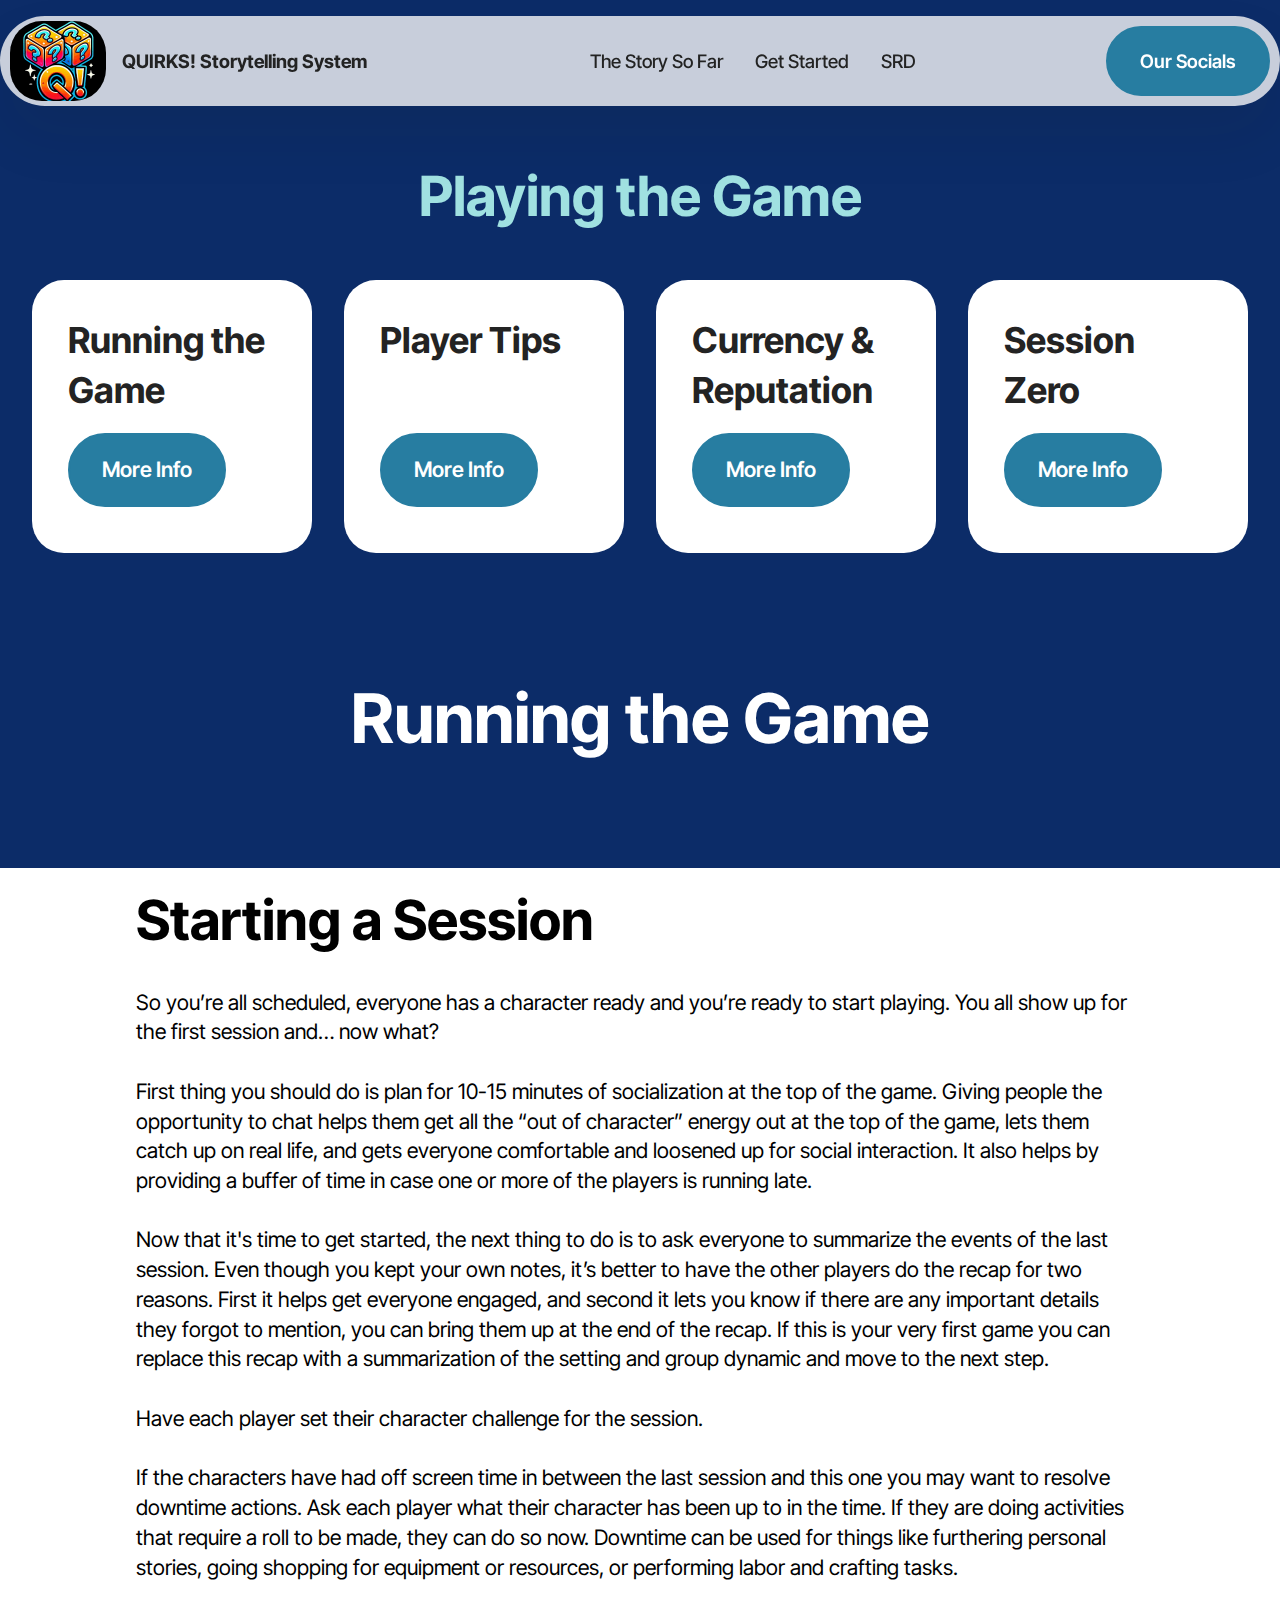
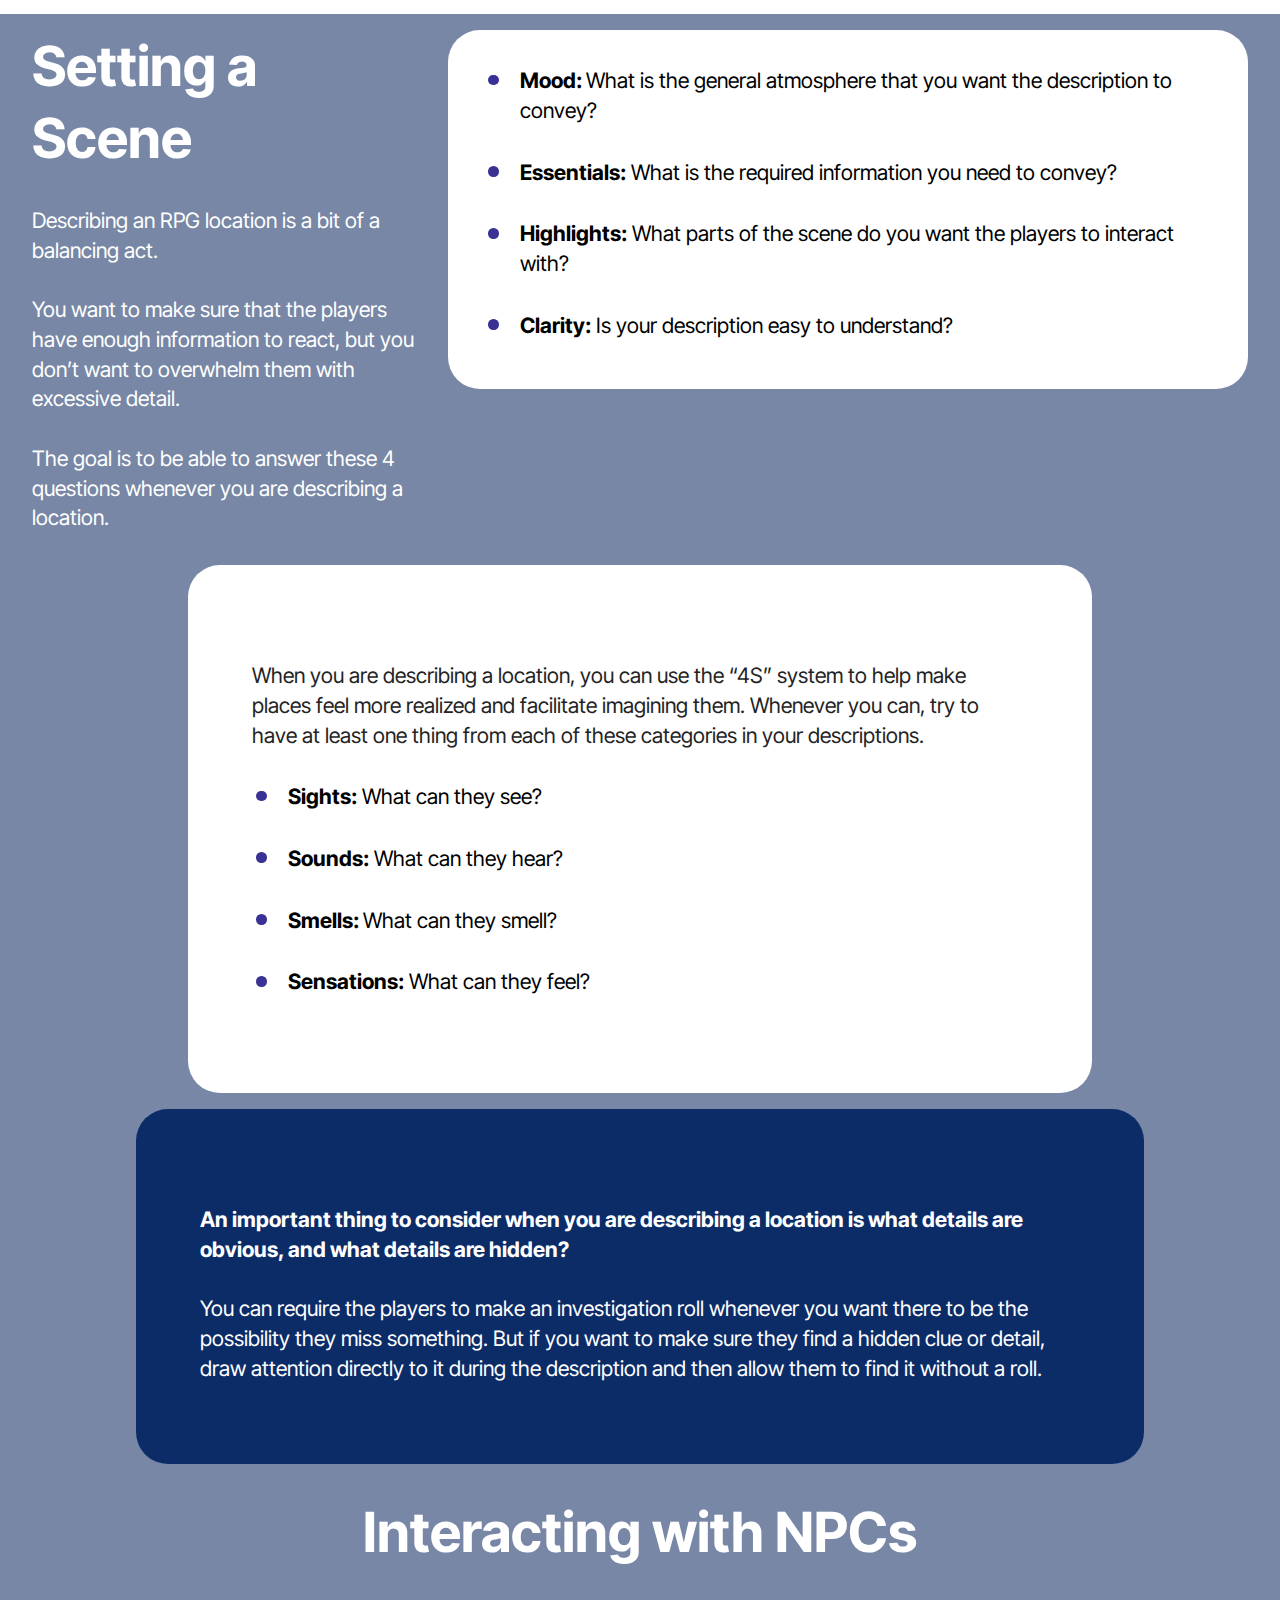
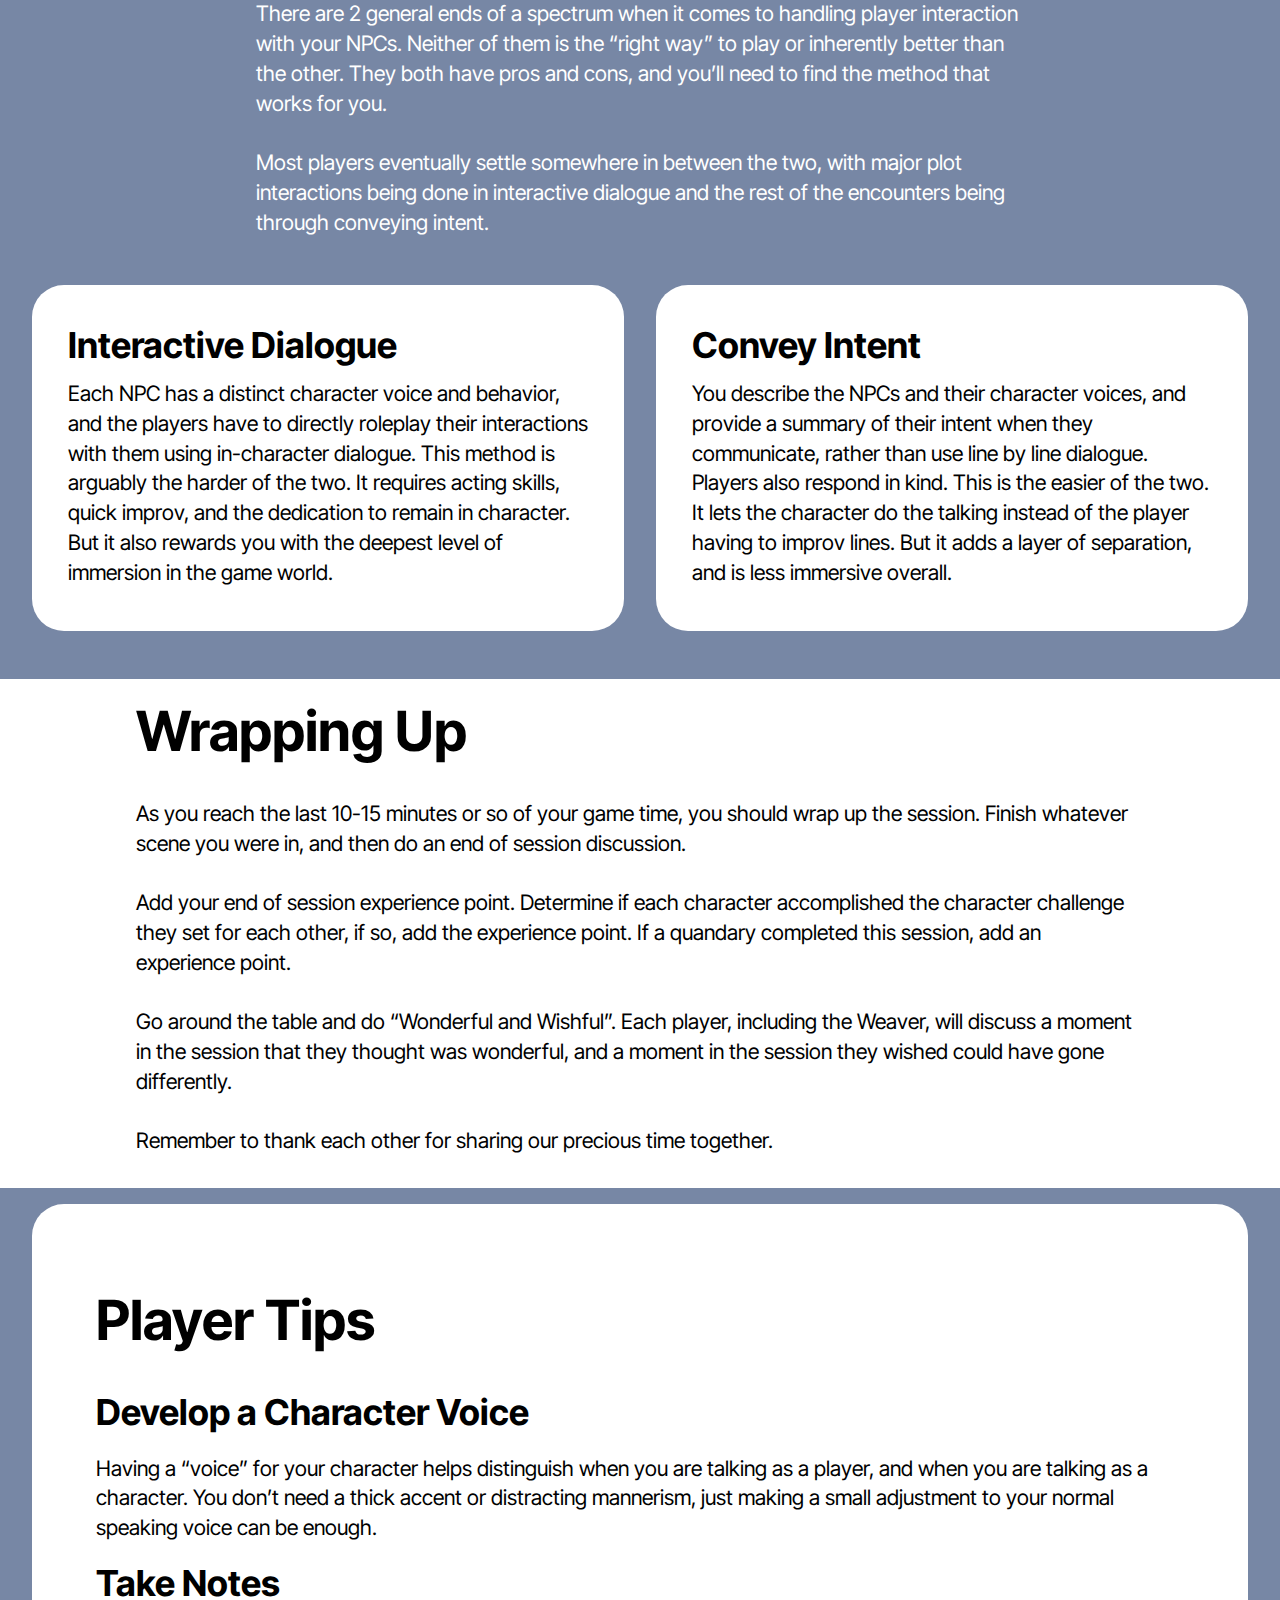
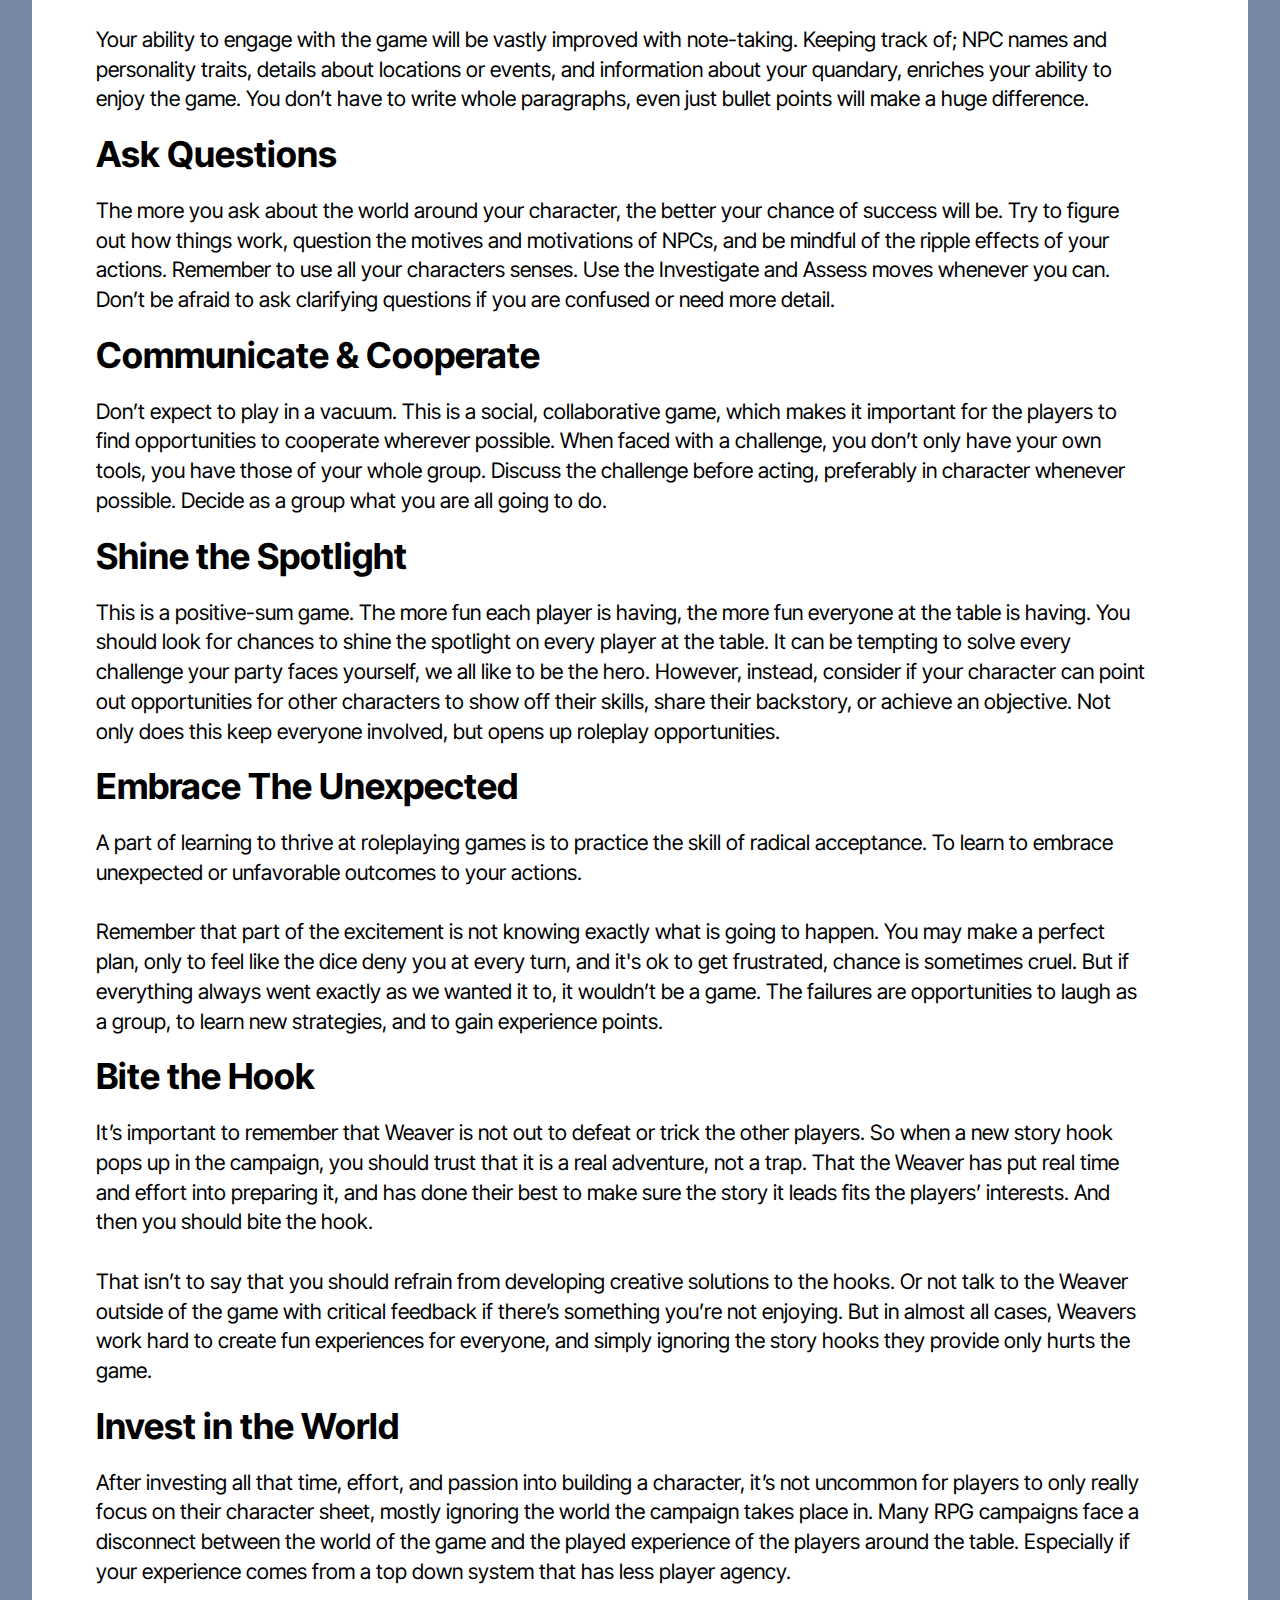
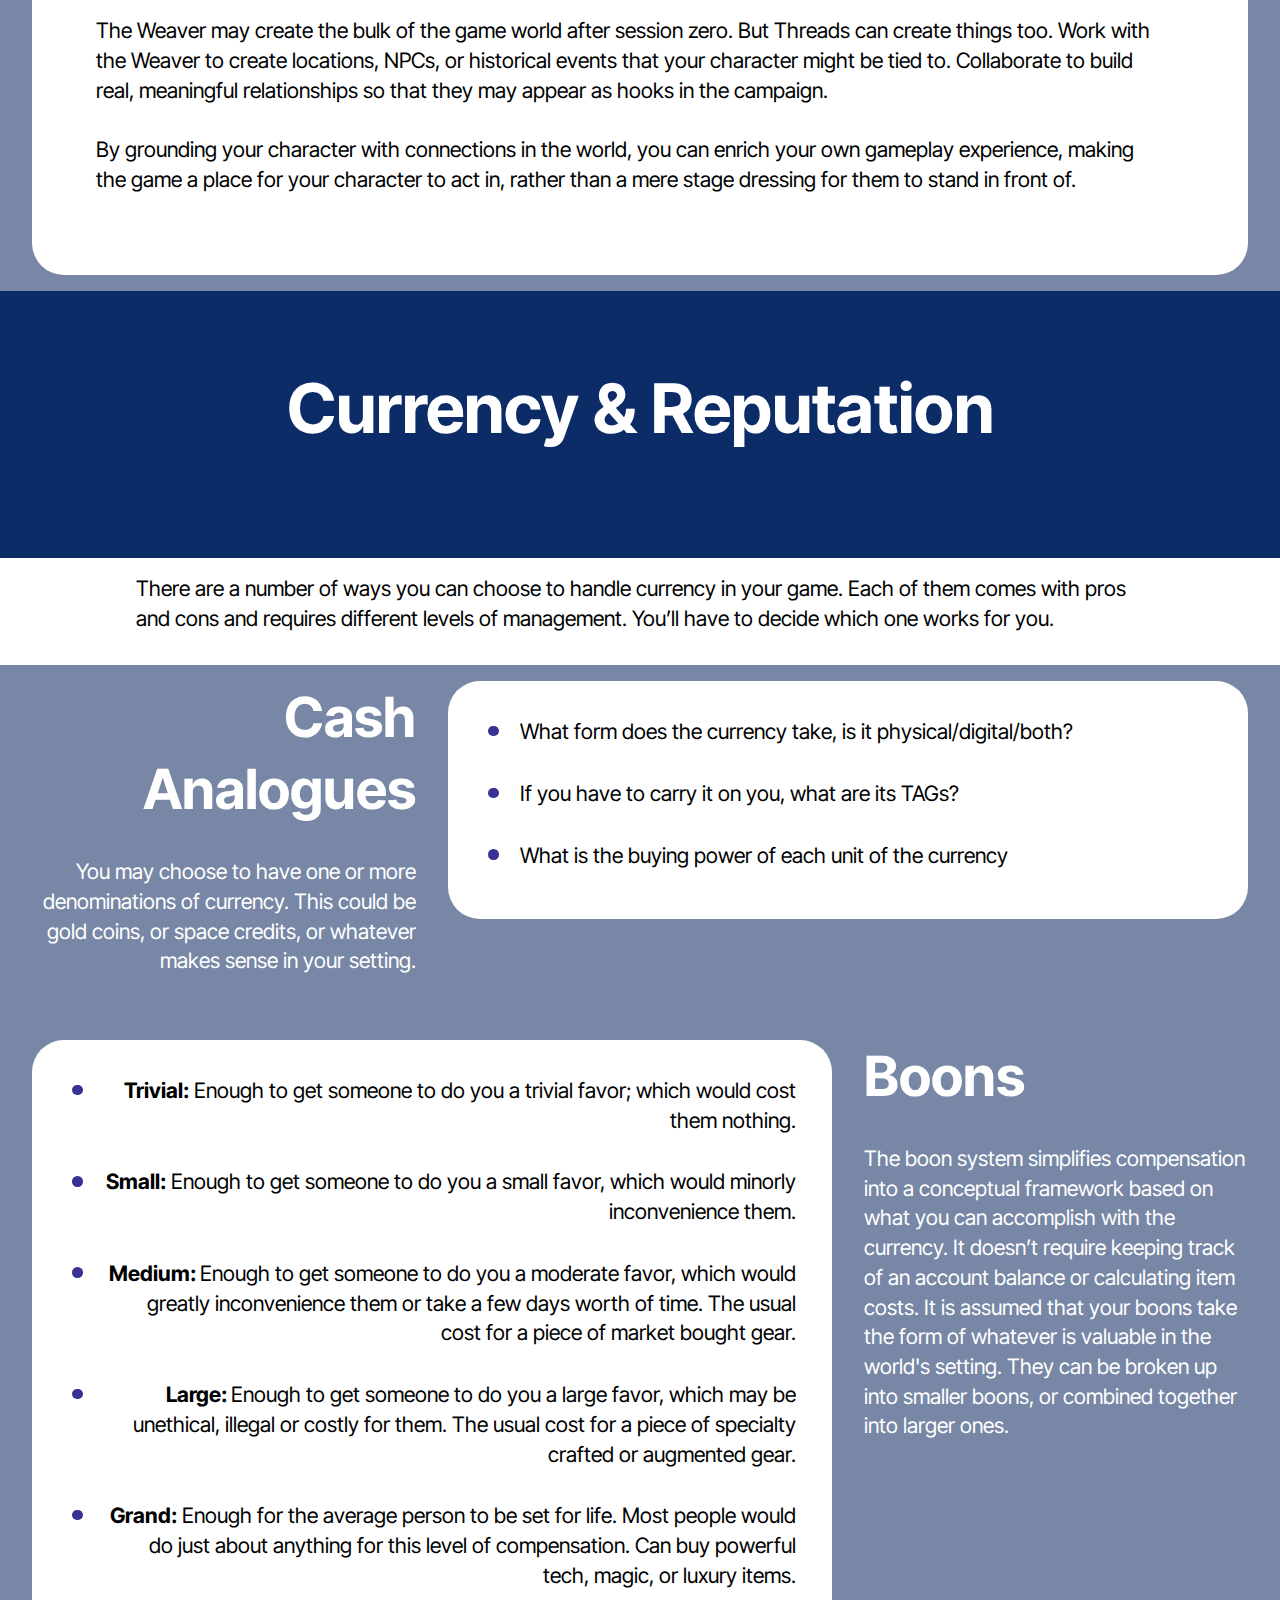
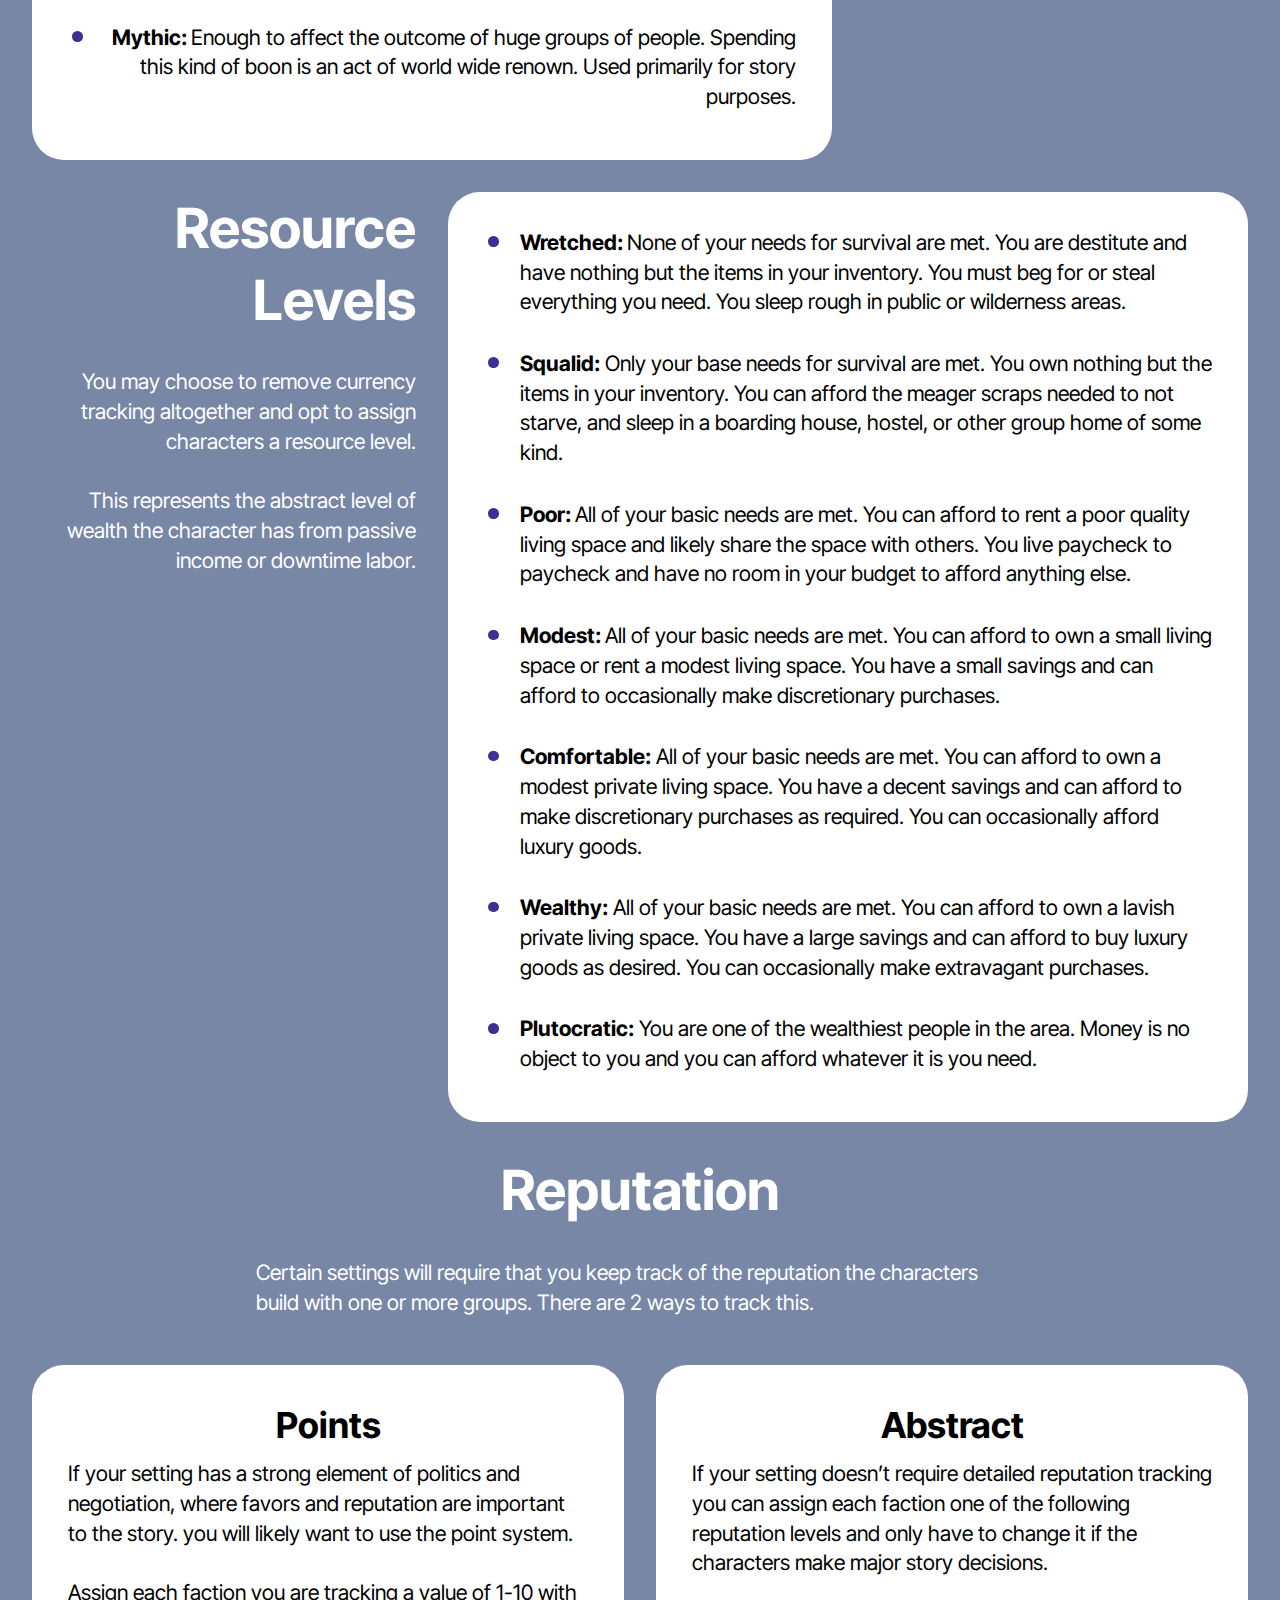
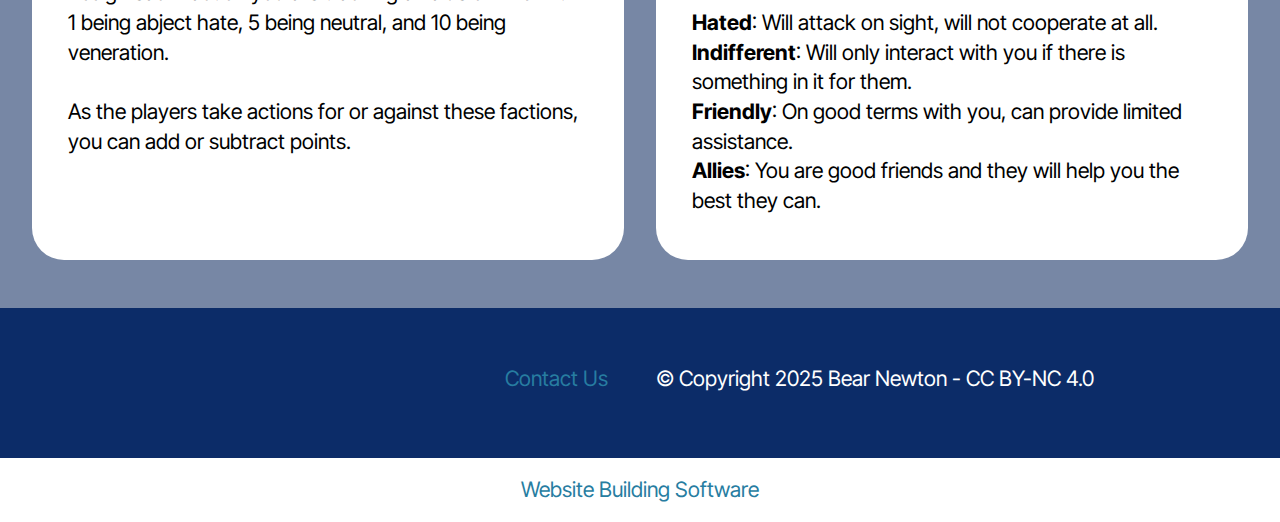
<file: Playing.html>
<!DOCTYPE html>
<html  >
<head>
  <!-- Site made with Mobirise Website Builder v5.9.18, https://mobirise.com -->
  <meta charset="UTF-8">
  <meta http-equiv="X-UA-Compatible" content="IE=edge">
  <meta name="generator" content="Mobirise v5.9.18, mobirise.com">
  <meta name="viewport" content="width=device-width, initial-scale=1, minimum-scale=1">
  <link rel="shortcut icon" href="assets/images/q-logo-v2-192x192.png" type="image/x-icon">
  <meta name="description" content="">
  
  
  <title>Playing the Game</title>
  <link rel="stylesheet" href="assets/web/assets/mobirise-icons2/mobirise2.css">
  <link rel="stylesheet" href="assets/bootstrap/css/bootstrap.min.css">
  <link rel="stylesheet" href="assets/bootstrap/css/bootstrap-grid.min.css">
  <link rel="stylesheet" href="assets/bootstrap/css/bootstrap-reboot.min.css">
  <link rel="stylesheet" href="assets/dropdown/css/style.css">
  <link rel="stylesheet" href="assets/theme/css/style.css">
  <link rel="preload" href="https://fonts.googleapis.com/css2?family=Inter+Tight:wght@400;700&display=swap&display=swap" as="style" onload="this.onload=null;this.rel='stylesheet'">
  <noscript><link rel="stylesheet" href="https://fonts.googleapis.com/css2?family=Inter+Tight:wght@400;700&display=swap&display=swap"></noscript>
  <link rel="preload" as="style" href="assets/mobirise/css/mbr-additional.css?v=mc6Yjv"><link rel="stylesheet" href="assets/mobirise/css/mbr-additional.css?v=mc6Yjv" type="text/css">

  
  
  
</head>
<body>
  
  <section data-bs-version="5.1" class="menu menu2 cid-uzWmqu9IFd" once="menu" id="menu02-5f">
	

	<nav class="navbar navbar-dropdown navbar-fixed-top navbar-expand-lg">
		<div class="container">
			<div class="navbar-brand">
				<span class="navbar-logo">
					
						<a href="index.html"><img src="assets/images/q-logo-v2-192x192.png" alt="Q!" style="height: 5rem;"></a>
					
				</span>
				<span class="navbar-caption-wrap"><a class="navbar-caption text-black text-primary display-4">QUIRKS! Storytelling System</a></span>
			</div>
			<button class="navbar-toggler" type="button" data-toggle="collapse" data-bs-toggle="collapse" data-target="#navbarSupportedContent" data-bs-target="#navbarSupportedContent" aria-controls="navbarNavAltMarkup" aria-expanded="false" aria-label="Toggle navigation">
				<div class="hamburger">
					<span></span>
					<span></span>
					<span></span>
					<span></span>
				</div>
			</button>
			<div class="collapse navbar-collapse" id="navbarSupportedContent">
				<ul class="navbar-nav nav-dropdown" data-app-modern-menu="true"><li class="nav-item">
						<a class="nav-link link text-black text-primary display-4" href="GameLore.html" aria-expanded="false">The Story So Far</a>
					</li><li class="nav-item"><a class="nav-link link text-black text-primary display-4" href="GetStarted.html">Get Started</a></li><li class="nav-item"><a class="nav-link link text-black text-primary display-4" href="SRD.html">SRD</a></li></ul>
				
				<div class="navbar-buttons mbr-section-btn"><a class="btn btn-primary display-4" href="https://linktr.ee/QUIRKStories" target="_blank">Our Socials<br></a></div>
			</div>
		</div>
	</nav>
</section>

<section data-bs-version="5.1" class="features5 cid-uApVq5rjhm" id="features05-5h">
  

  
  
  <div class="container">
    <div class="row mb-5 justify-content-center">
      <div class="col-12 content-head">
        <h3 class="mbr-section-title mbr-fonts-style align-center mb-0 display-2">
          <strong>Playing the Game</strong></h3>
        
      </div>
    </div>
    <div class="row">
      <div class="item features-without-image col-12 col-md-6 col-lg-3 item-mb active">
        <div class="item-wrapper">
          <div class="card-box align-left">
            
            <h5 class="card-title mbr-fonts-style display-5">
              <strong>Running the Game</strong></h5>
            

            <div class="mbr-section-btn item-footer"><a href="Playing.html#features05-5h" class="btn item-btn btn-primary display-7">More Info</a></div>
          </div>
        </div>
      </div><div class="item features-without-image col-12 col-md-6 col-lg-3 item-mb">
        <div class="item-wrapper">
          <div class="card-box align-left">
            
            <h5 class="card-title mbr-fonts-style display-5">
              <strong>Player Tips</strong></h5>
            

            <div class="mbr-section-btn item-footer"><a href="Playing.html#article07-6n" class="btn item-btn btn-primary display-7">More Info</a></div>
          </div>
        </div>
      </div><div class="item features-without-image col-12 col-md-6 col-lg-3 item-mb">
        <div class="item-wrapper">
          <div class="card-box align-left">
            
            <h5 class="card-title mbr-fonts-style display-5">
              <strong>Currency &amp; Reputation</strong></h5>
            

            <div class="mbr-section-btn item-footer"><a href="Playing.html#header19-6f" class="btn item-btn btn-primary display-7">More Info</a></div>
          </div>
        </div>
      </div><div class="item features-without-image col-12 col-md-6 col-lg-3 item-mb">
        <div class="item-wrapper">
          <div class="card-box align-left">
            
            <h5 class="card-title mbr-fonts-style display-5">
              <strong>Session Zero</strong></h5>
            

            <div class="mbr-section-btn item-footer"><a class="btn item-btn btn-primary display-7" href="zero.html">More Info</a></div>
          </div>
        </div>
      </div>
      
      
    </div>
  </div>
</section>

<section data-bs-version="5.1" class="header19 cid-uAxBYKpqLl" id="header19-69">
  

  
  
  <div class="container">
    <div class="row">
      <div class="content-wrap col-12 col-md-12">
        <h1 class="mbr-section-title mbr-fonts-style mb-4 display-1">
          <strong>Running the Game</strong><strong><br></strong></h1>
        
        
        
      </div>
    </div>
  </div>
</section>

<section data-bs-version="5.1" class="article12 cid-uAxC4TRuVO" id="article12-6a">    
    
    <div class="container">
        <div class="row justify-content-center">
            <div class="col-md-12 col-lg-10">
                <h3 class="mbr-section-title mbr-fonts-style mb-4 mt-0 display-2"><strong>Starting a Session</strong></h3>
                
                <p class="mbr-text mbr-fonts-style display-7">So you’re all scheduled, everyone has a character ready and you’re ready to start playing. You all show up for the first session and… now what?
<br>
<br>First thing you should do is plan for 10-15 minutes of socialization at the top of the game. Giving people the opportunity to chat helps them get all the “out of character” energy out at the top of the game, lets them catch up on real life, and gets everyone comfortable and loosened up for social interaction. It also helps by providing a buffer of time in case one or more of the players is running late.
<br>
<br>Now that it's time to get started, the next thing to do is to ask everyone to summarize the events of the last session. Even though you kept your own notes, it’s better to have the other players do the recap for two reasons. First it helps get everyone engaged, and second it lets you know if there are any important details they forgot to mention, you can bring them up at the end of the recap. If this is your very first game you can replace this recap with a summarization of the setting and group dynamic and move to the next step.
<br>
<br>Have each player set their character challenge for the session.
<br>
<br>If the characters have had off screen time in between the last session and this one you may want to resolve downtime actions. Ask each player what their character has been up to in the time. If they are doing activities that require a roll to be made, they can do so now. Downtime can be used for things like furthering personal stories, going shopping for equipment or resources, or performing labor and crafting tasks.&nbsp;<br></p>
            </div>
        </div>
    </div>
</section>

<section data-bs-version="5.1" class="article021 cid-uAxCje8svc" id="article21-6b">
    
    <div class="container">
        <div class="row justify-content-center">
            <div class="col-lg-4">
                <div class="col-12 col-md-12">
                    <h5 class="mbr-section-title mbr-fonts-style mt-0 mb-4 display-2"><strong>Setting a Scene</strong></h5>
                    <h6 class="mbr-section-subtitle mbr-fonts-style mt-0 mb-4 display-7">Describing an RPG location is a bit of a balancing act. <br><br>You want to make sure that the players have enough information to react, but you don’t want to overwhelm them with excessive detail. <br><br>The goal is to be able to answer these 4 questions whenever you are describing a location.</h6>
                    
                </div>
            </div>

            <div class="col-lg-8 side-features">
                <div class="item-wrapper align-left">
                    <div class="counter-container mbr-text mbr-fonts-style display-7">
                        <ul>
                            <li><strong>Mood: </strong>What is the general atmosphere that you want the description to convey?
</li><li><strong>Essentials:</strong> What is the required information you need to convey?
</li><li><strong>Highlights:</strong> What parts of the scene do you want the players to interact with?
</li><li><strong>Clarity:</strong> Is your description easy to understand?</li>
                        </ul>
                    </div>
                </div>
            </div>
        </div>
    </div>
</section>

<section data-bs-version="5.1" class="article07 cid-uAxCPQqtD2" id="article20-6c">
  

  
  
  <div class="container">
    <div class="row justify-content-center">
      <div class="card col-md-12 col-lg-9">
        <div class="card-wrapper">
          <div class="col-12 content-head mt-3">
            
            <h5 class="mbr-section-subtitle mbr-fonts-style align-center mb-0 mt-4 display-7">When you are describing a location, you can use the “4S” system to help make places feel more realized and facilitate imagining them. Whenever you can, try to have at least one thing from each of these categories in your descriptions.</h5>
          </div>
          <div class="card-box align-left mt-4">
            <div class="counter-container mbr-text mbr-fonts-style display-7">
              <ul>
                <li><strong>Sights:</strong> What can they see?
</li><li><strong>Sounds:</strong> What can they hear?
</li><li><strong>Smells: </strong>What can they smell?
</li><li><strong>Sensations:</strong> What can they feel?</li>
              </ul>
            </div>
          </div>
        </div>
      </div>
    </div>
  </div>
</section>

<section data-bs-version="5.1" class="article13 cid-uAxDrFVDAL" id="article13-6d">
    
    
    
    <div class="container">
        <div class="row justify-content-center">
            <div class="card col-md-12 col-lg-10">
                <div class="card-wrapper">
                    <div class="card-box align-left">
                        
                        <p class="mbr-text mbr-fonts-style mt-4 display-7"><strong>
                        An important thing to consider when you are describing a location is what details are obvious, and what details are hidden? </strong><br><br>You can require the players to make an investigation roll whenever you want there to be the possibility they miss something. But if you want to make sure they find a hidden clue or detail, draw attention directly to it during the description and then allow them to find it without a roll.
                        </p>
                        
                    </div>
                </div>
            </div>
        </div>
    </div>
</section>

<section data-bs-version="5.1" class="features19 cid-uAxDTzWyhZ" id="features019-6e">
	

	
	
	<div class="container">
		<div class="row justify-content-center">
			<div class="col-12 mb-5 content-head">
				<h3 class="mbr-section-title mbr-fonts-style align-center mb-0 display-2"><strong>Interacting with NPCs</strong></h3>
				<h5 class="mbr-section-subtitle mbr-fonts-style align-center mb-0 mt-4 display-7">There are 2 general ends of a spectrum when it comes to handling player interaction with your NPCs. Neither of them is the “right way” to play or inherently better than the other. They both have pros and cons, and you’ll need to find the method that works for you. <br><br>Most players eventually settle somewhere in between the two, with major plot interactions being done in interactive dialogue and the rest of the encounters being through conveying intent.</h5>
			</div>
		</div>
		<div class="row">
			<div class="item features-without-image col-12 col-lg-6 item-mb">
				<div class="item-wrapper">
					<div class="card-box align-left">
						
						<h5 class="card-title mbr-fonts-style display-5"><strong>Interactive Dialogue</strong></h5>
						<p class="card-text mbr-fonts-style display-7">
							Each NPC has a distinct character voice and behavior, and the players have to directly roleplay their interactions with them using in-character dialogue. This method is arguably the harder of the two. It requires acting skills, quick improv, and the dedication to remain in character. But it also rewards you with the deepest level of immersion in the game world.
						</p>
					</div>
				</div>
			</div>
			<div class="item features-without-image col-12 col-lg-6 item-mb">
				<div class="item-wrapper">
					<div class="card-box align-left">
						
						<h5 class="card-title mbr-fonts-style display-5"><strong>Convey Intent</strong></h5>
						<p class="card-text mbr-fonts-style display-7">
							You describe the NPCs and their character voices, and provide a summary of their intent when they communicate, rather than use line by line dialogue. Players also respond in kind. This is the easier of the two. It lets the character do the talking instead of the player having to improv lines. But it adds a layer of separation, and is less immersive overall.
						</p>
					</div>
				</div>
			</div>
			
		</div>
	</div>
</section>

<section data-bs-version="5.1" class="article12 cid-uAxHgawt8k" id="article12-6m">    
    
    <div class="container">
        <div class="row justify-content-center">
            <div class="col-md-12 col-lg-10">
                <h3 class="mbr-section-title mbr-fonts-style mb-4 mt-0 display-2"><strong>Wrapping Up</strong></h3>
                
                <p class="mbr-text mbr-fonts-style display-7">As you reach the last 10-15 minutes or so of your game time, you should wrap up the session. Finish whatever scene you were in, and then do an end of session discussion.
<br>
<br>Add your end of session experience point. Determine if each character accomplished the character challenge they set for each other, if so, add the experience point. If a quandary completed this session, add an experience point.
<br>
<br>Go around the table and do “Wonderful and Wishful”. Each player, including the Weaver, will discuss a moment in the session that they thought was wonderful, and a moment in the session they wished could have gone differently.
<br>
<br>Remember to thank each other for sharing our precious time together.&nbsp;<br></p>
            </div>
        </div>
    </div>
</section>

<section data-bs-version="5.1" class="article07 cid-uAxHJjBysx" id="article07-6n">
  

  
  
  <div class="container">
    <div class="row justify-content-center">
      <div class="card col-md-12 col-lg-12">
        <div class="card-wrapper">
          <h3 class="card-title mbr-fonts-style mbr-white mt-3 mb-4 display-2"><strong>Player Tips</strong></h3>
          <div class="row card-box align-left">
            <div class="item features-without-image col-12 active">
              <div class="item-wrapper">
                <h4 class="mbr-section-subtitle mbr-fonts-style mb-3 display-5"><strong>Develop a Character Voice</strong></h4>
                <p class="mbr-text mbr-fonts-style display-7">
                  Having a “voice” for your character helps distinguish when you are talking as a player, and when you are talking as a character. You don’t need a thick accent or distracting mannerism, just making a small adjustment to your normal speaking voice can be enough.
                </p>
              </div>
            </div>
            <div class="item features-without-image col-12">
              <div class="item-wrapper">
                <h4 class="mbr-section-subtitle mbr-fonts-style mb-3 display-5"><strong>Take Notes</strong></h4>
                <p class="mbr-text mbr-fonts-style display-7">
                  Your ability to engage with the game will be vastly improved with note-taking. Keeping track of; NPC names and personality traits, details about locations or events, and information about your quandary, enriches your ability to enjoy the game. You don’t have to write whole paragraphs, even just bullet points will make a huge difference.
                </p>
              </div>
            </div>
            <div class="item features-without-image col-12">
              <div class="item-wrapper">
                <h4 class="mbr-section-subtitle mbr-fonts-style mb-3 display-5"><strong>Ask Questions</strong></h4>
                <p class="mbr-text mbr-fonts-style display-7">
                  The more you ask about the world around your character, the better your chance of success will be. Try to figure out how things work, question the motives and motivations of NPCs, and be mindful of the ripple effects of your actions. Remember to use all your characters senses. Use the Investigate and Assess moves whenever you can. Don’t be afraid to ask clarifying questions if you are confused or need more detail.
                </p>
              </div>
            </div>
            <div class="item features-without-image col-12">
              <div class="item-wrapper">
                <h4 class="mbr-section-subtitle mbr-fonts-style mb-3 display-5"><strong>Communicate &amp; Cooperate</strong></h4>
                <p class="mbr-text mbr-fonts-style display-7">
                  Don’t expect to play in a vacuum. This is a social, collaborative game, which makes it important for the players to find opportunities to cooperate wherever possible. When faced with a challenge, you don’t only have your own tools, you have those of your whole group. Discuss the challenge before acting, preferably in character whenever possible. Decide as a group what you are all going to do.
                </p>
              </div>
            </div><div class="item features-without-image col-12">
              <div class="item-wrapper">
                <h4 class="mbr-section-subtitle mbr-fonts-style mb-3 display-5"><strong>Shine the Spotlight</strong></h4>
                <p class="mbr-text mbr-fonts-style display-7">This is a positive-sum game. The more fun each player is having, the more fun everyone at the table is having. You should look for chances to shine the spotlight on every player at the table. It can be tempting to solve every challenge your party faces yourself, we all like to be the hero. However, instead, consider if your character can point out opportunities for other characters to show off their skills, share their backstory, or achieve an objective. Not only does this keep everyone involved, but opens up roleplay opportunities.&nbsp;<br></p>
              </div>
            </div><div class="item features-without-image col-12">
              <div class="item-wrapper">
                <h4 class="mbr-section-subtitle mbr-fonts-style mb-3 display-5"><strong>Embrace The Unexpected</strong></h4>
                <p class="mbr-text mbr-fonts-style display-7">A part of learning to thrive at roleplaying games is to practice the skill of radical acceptance. To learn to embrace unexpected or unfavorable outcomes to your actions. 
<br>
<br>Remember that part of the excitement is not knowing exactly what is going to happen. You may make a perfect plan, only to feel like the dice deny you at every turn, and it's ok to get frustrated, chance is sometimes cruel. But if everything always went exactly as we wanted it to, it wouldn’t be a game. The failures are opportunities to laugh as a group, to learn new strategies, and to gain experience points.&nbsp;<br></p>
              </div>
            </div><div class="item features-without-image col-12">
              <div class="item-wrapper">
                <h4 class="mbr-section-subtitle mbr-fonts-style mb-3 display-5"><strong>Bite the Hook</strong></h4>
                <p class="mbr-text mbr-fonts-style display-7">It’s important to remember that Weaver is not out to defeat or trick the other players. So when a new story hook pops up in the campaign, you should trust that it is a real adventure, not a trap. That the Weaver has put real time and effort into preparing it, and has done their best to make sure the story it leads fits the players’ interests. And then you should bite the hook.
<br>
<br>That isn’t to say that you should refrain from developing creative solutions to the hooks. Or not talk to the Weaver outside of the game with critical feedback if there’s something you’re not enjoying. But in almost all cases, Weavers work hard to create fun experiences for everyone, and simply ignoring the story hooks they provide only hurts the game.&nbsp;<br></p>
              </div>
            </div><div class="item features-without-image col-12">
              <div class="item-wrapper">
                <h4 class="mbr-section-subtitle mbr-fonts-style mb-3 display-5"><strong>Invest in the World</strong></h4>
                <p class="mbr-text mbr-fonts-style display-7">After investing all that time, effort, and passion into building a character, it’s not uncommon for players to only really focus on their character sheet, mostly ignoring the world the campaign takes place in. Many RPG campaigns face a disconnect between the world of the game and the played experience of the players around the table. Especially if your experience comes from a top down system that has less player agency. 
<br>
<br>The Weaver may create the bulk of the game world after session zero. But Threads can create things too. Work with the Weaver to create locations, NPCs, or historical events that your character might be tied to. Collaborate to build real, meaningful relationships so that they may appear as hooks in the campaign. 
<br>
<br>By grounding your character with connections in the world, you can enrich your own gameplay experience, making the game a place for your character to act in, rather than a mere stage dressing for them to stand in front of.&nbsp;<br></p>
              </div>
            </div>
          </div>
          
        </div>
      </div>
    </div>
  </div>
</section>

<section data-bs-version="5.1" class="header19 cid-uAxErdW1FI" id="header19-6f">
  

  
  
  <div class="container">
    <div class="row">
      <div class="content-wrap col-12 col-md-12">
        <h1 class="mbr-section-title mbr-fonts-style mb-4 display-1">
          <strong>Currency &amp; Reputation</strong><strong><br></strong></h1>
        
        
        
      </div>
    </div>
  </div>
</section>

<section data-bs-version="5.1" class="article12 cid-uAxEQYXaK2" id="article12-6h">    
    
    <div class="container">
        <div class="row justify-content-center">
            <div class="col-md-12 col-lg-10">
                
                
                <p class="mbr-text mbr-fonts-style display-7">There are a number of ways you can choose to handle currency in your game. Each of them comes with pros and cons and requires different levels of management. You’ll have to decide which one works for you.&nbsp;<br></p>
            </div>
        </div>
    </div>
</section>

<section data-bs-version="5.1" class="article021 cid-uAxEBN7A3j" id="article21-6g">
    
    <div class="container">
        <div class="row justify-content-center">
            <div class="col-lg-4">
                <div class="col-12 col-md-12">
                    <h5 class="mbr-section-title mbr-fonts-style mt-0 mb-4 display-2"><strong>Cash Analogues</strong></h5>
                    <h6 class="mbr-section-subtitle mbr-fonts-style mt-0 mb-4 display-7">You may choose to have one or more denominations of currency. This could be gold coins, or space credits, or whatever makes sense in your setting.<br></h6>
                    
                </div>
            </div>

            <div class="col-lg-8 side-features">
                <div class="item-wrapper align-left">
                    <div class="counter-container mbr-text mbr-fonts-style display-7">
                        <ul>
                            <li>What form does the currency take, is it physical/digital/both?
</li><li>If you have to carry it on you, what are its TAGs?
</li><li>What is the buying power of each unit of the currency</li>
                        </ul>
                    </div>
                </div>
            </div>
        </div>
    </div>
</section>

<section data-bs-version="5.1" class="article021 cid-uAxF6PTbjr" id="article21-6i">
    
    <div class="container">
        <div class="row justify-content-center">
            <div class="col-lg-4">
                <div class="col-12 col-md-12">
                    <h5 class="mbr-section-title mbr-fonts-style mt-0 mb-4 display-2">
                        <strong>Boons</strong></h5>
                    <h6 class="mbr-section-subtitle mbr-fonts-style mt-0 mb-4 display-7">The boon system simplifies compensation into a conceptual framework based on what you can accomplish with the currency. It doesn’t require keeping track of an account balance or calculating item costs. It is assumed that your boons take the form of whatever is valuable in the world's setting. They can be broken up into smaller boons, or combined together into larger ones.</h6>
                    
                </div>
            </div>

            <div class="col-lg-8 side-features">
                <div class="item-wrapper align-left">
                    <div class="counter-container mbr-text mbr-fonts-style display-7">
                        <ul>
                            <li><strong>Trivial:</strong> Enough to get someone to do you a trivial favor; which would cost them nothing.
</li><li><strong>Small:</strong> Enough to get someone to do you a small favor, which would minorly inconvenience them.
</li><li><strong>Medium: </strong>Enough to get someone to do you a moderate favor, which would greatly inconvenience them or take a few days worth of time. The usual cost for a piece of market bought gear.
</li><li><strong>Large: </strong>Enough to get someone to do you a large favor, which may be unethical, illegal or costly for them. The usual cost for a piece of specialty crafted or augmented gear.
</li><li><strong>Grand:</strong> Enough for the average person to be set for life. Most people would do just about anything for this level of compensation. Can buy powerful tech, magic, or luxury items.
</li><li><strong>Mythic: </strong>Enough to affect the outcome of huge groups of people. Spending this kind of boon is an act of world wide renown. Used primarily for story purposes.</li>
                        </ul>
                    </div>
                </div>
            </div>
        </div>
    </div>
</section>

<section data-bs-version="5.1" class="article021 cid-uAxFxgJs5a" id="article21-6j">
    
    <div class="container">
        <div class="row justify-content-center">
            <div class="col-lg-4">
                <div class="col-12 col-md-12">
                    <h5 class="mbr-section-title mbr-fonts-style mt-0 mb-4 display-2"><strong>Resource Levels</strong></h5>
                    <h6 class="mbr-section-subtitle mbr-fonts-style mt-0 mb-4 display-7">You may choose to remove currency tracking altogether and opt to assign characters a resource level. <br><br>This represents the abstract level of wealth the character has from passive income or downtime labor.</h6>
                    
                </div>
            </div>

            <div class="col-lg-8 side-features">
                <div class="item-wrapper align-left">
                    <div class="counter-container mbr-text mbr-fonts-style display-7">
                        <ul>
                            <li><strong>Wretched: </strong>None of your needs for survival are met. You are destitute and have nothing but the items in your inventory. You must beg for or steal everything you need. You sleep rough in public or wilderness areas.
</li><li><strong>Squalid:</strong> Only your base needs for survival are met. You own nothing but the items in your inventory. You can afford the meager scraps needed to not starve, and sleep in a boarding house, hostel, or other group home of some kind. 
</li><li><strong>Poor: </strong>All of your basic needs are met. You can afford to rent a poor quality living space and likely share the space with others. You live paycheck to paycheck and have no room in your budget to afford anything else.
</li><li><strong>Modest: </strong>All of your basic needs are met. You can afford to own a small living space or rent a modest living space. You have a small savings and can afford to occasionally make discretionary purchases.
</li><li><strong>Comfortable:</strong> All of your basic needs are met. You can afford to own a modest private living space. You have a decent savings and can afford to make discretionary purchases as required. You can occasionally afford luxury goods.
</li><li><strong>Wealthy:</strong> All of your basic needs are met. You can afford to own a lavish private living space. You have a large savings and can afford to buy luxury goods as desired. You can occasionally make extravagant purchases.
</li><li><strong>Plutocratic:</strong> You are one of the wealthiest people in the area. Money is no object to you and you can afford whatever it is you need.</li>
                        </ul>
                    </div>
                </div>
            </div>
        </div>
    </div>
</section>

<section data-bs-version="5.1" class="features19 cid-uAxGv9XvXX" id="features019-6l">
	

	
	
	<div class="container">
		<div class="row justify-content-center">
			<div class="col-12 mb-5 content-head">
				<h3 class="mbr-section-title mbr-fonts-style align-center mb-0 display-2">
					<strong>Reputation</strong>
				</h3>
				<h5 class="mbr-section-subtitle mbr-fonts-style align-center mb-0 mt-4 display-7">Certain settings will require that you keep track of the reputation the characters build with one or more groups. There are 2 ways to track this.</h5>
			</div>
		</div>
		<div class="row">
			<div class="item features-without-image col-12 col-lg-6 item-mb">
				<div class="item-wrapper">
					<div class="card-box align-left">
						
						<h5 class="card-title mbr-fonts-style display-5">
							<strong>Points</strong>
						</h5>
						<p class="card-text mbr-fonts-style display-7">
							If your setting has a strong element of politics and negotiation, where favors and reputation are important to the story. you will likely want to use the point system. <br><br>Assign each faction you are tracking a value of 1-10 with 1 being abject hate, 5 being neutral, and 10 being veneration. <br><br>As the players take actions for or against these factions, you can add or subtract points.
						</p>
					</div>
				</div>
			</div>
			<div class="item features-without-image col-12 col-lg-6 item-mb">
				<div class="item-wrapper">
					<div class="card-box align-left">
						
						<h5 class="card-title mbr-fonts-style display-5">
							<strong>Abstract</strong>
						</h5>
						<p class="card-text mbr-fonts-style display-7">If your setting doesn’t require detailed reputation tracking you can assign each faction one of the following reputation levels and only have to change it if the characters make major story decisions.
<br><br><strong>Hated</strong>: Will attack on sight, will not cooperate at all.
<br><strong>Indifferent</strong>: Will only interact with you if there is something in it for them.
<br><strong>Friendly</strong>: On good terms with you, can provide limited assistance.
<br><strong>Allies</strong>: You are good friends and they will help you the best they can.&nbsp;<br></p>
					</div>
				</div>
			</div>
			
		</div>
	</div>
</section>

<section data-bs-version="5.1" class="footer2 cid-uA1U03bJyv" once="footers" id="footer02-5g">
    

    
    

    <div class="container">
        <div class="row flex-row-reverse">
            <div class="col-12 col-lg-6 center mt-2 mb-3">
                <p class="mbr-fonts-style copyright mb-0 display-7">
                    © Copyright 2025 Bear Newton - CC BY-NC 4.0</p>
            </div>
            <div class="col-12 col-lg-6 center">
                <div class="row-links mt-2 mb-3">
                    <ul class="row-links-soc">
                        
                        
                        
                        
                    <li class="row-links-soc-item mbr-fonts-style display-7"><strong><a href="https://linktr.ee/QUIRKStories" class="text-primary">Contact Us</a></strong></li></ul>
                </div>
            </div>
        </div>
    </div>
</section><section class="display-7" style="padding: 0;align-items: center;justify-content: center;flex-wrap: wrap;    align-content: center;display: flex;position: relative;height: 4rem;"><a href="https://mobiri.se/3708680" style="flex: 1 1;height: 4rem;position: absolute;width: 100%;z-index: 1;"><img alt="" style="height: 4rem;" src="[data-uri]"></a><p style="margin: 0;text-align: center;" class="display-7">&#8204;</p><a style="z-index:1" href="https://mobirise.com"> Website Building Software</a></section><script src="assets/bootstrap/js/bootstrap.bundle.min.js"></script>  <script src="assets/smoothscroll/smooth-scroll.js"></script>  <script src="assets/ytplayer/index.js"></script>  <script src="assets/dropdown/js/navbar-dropdown.js"></script>  <script src="assets/theme/js/script.js"></script>  
  
  
</body>
</html>
</file>
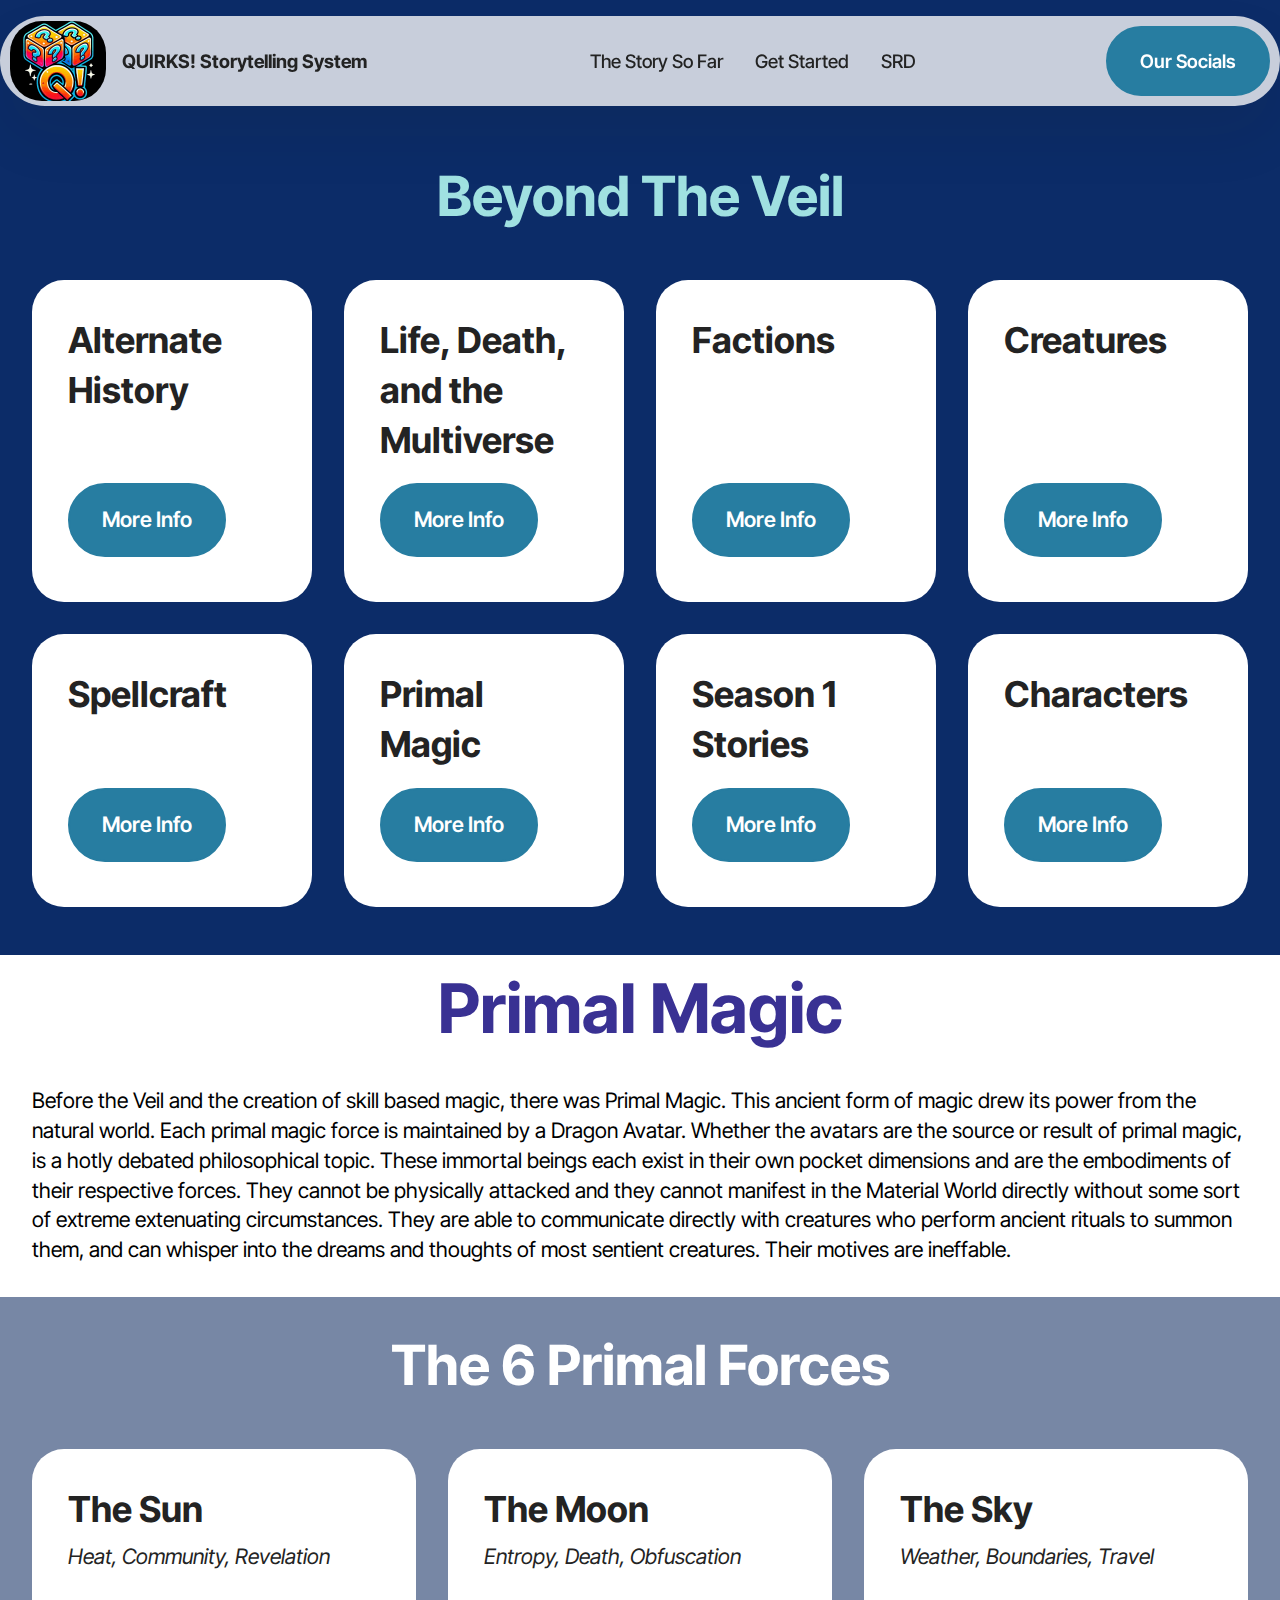
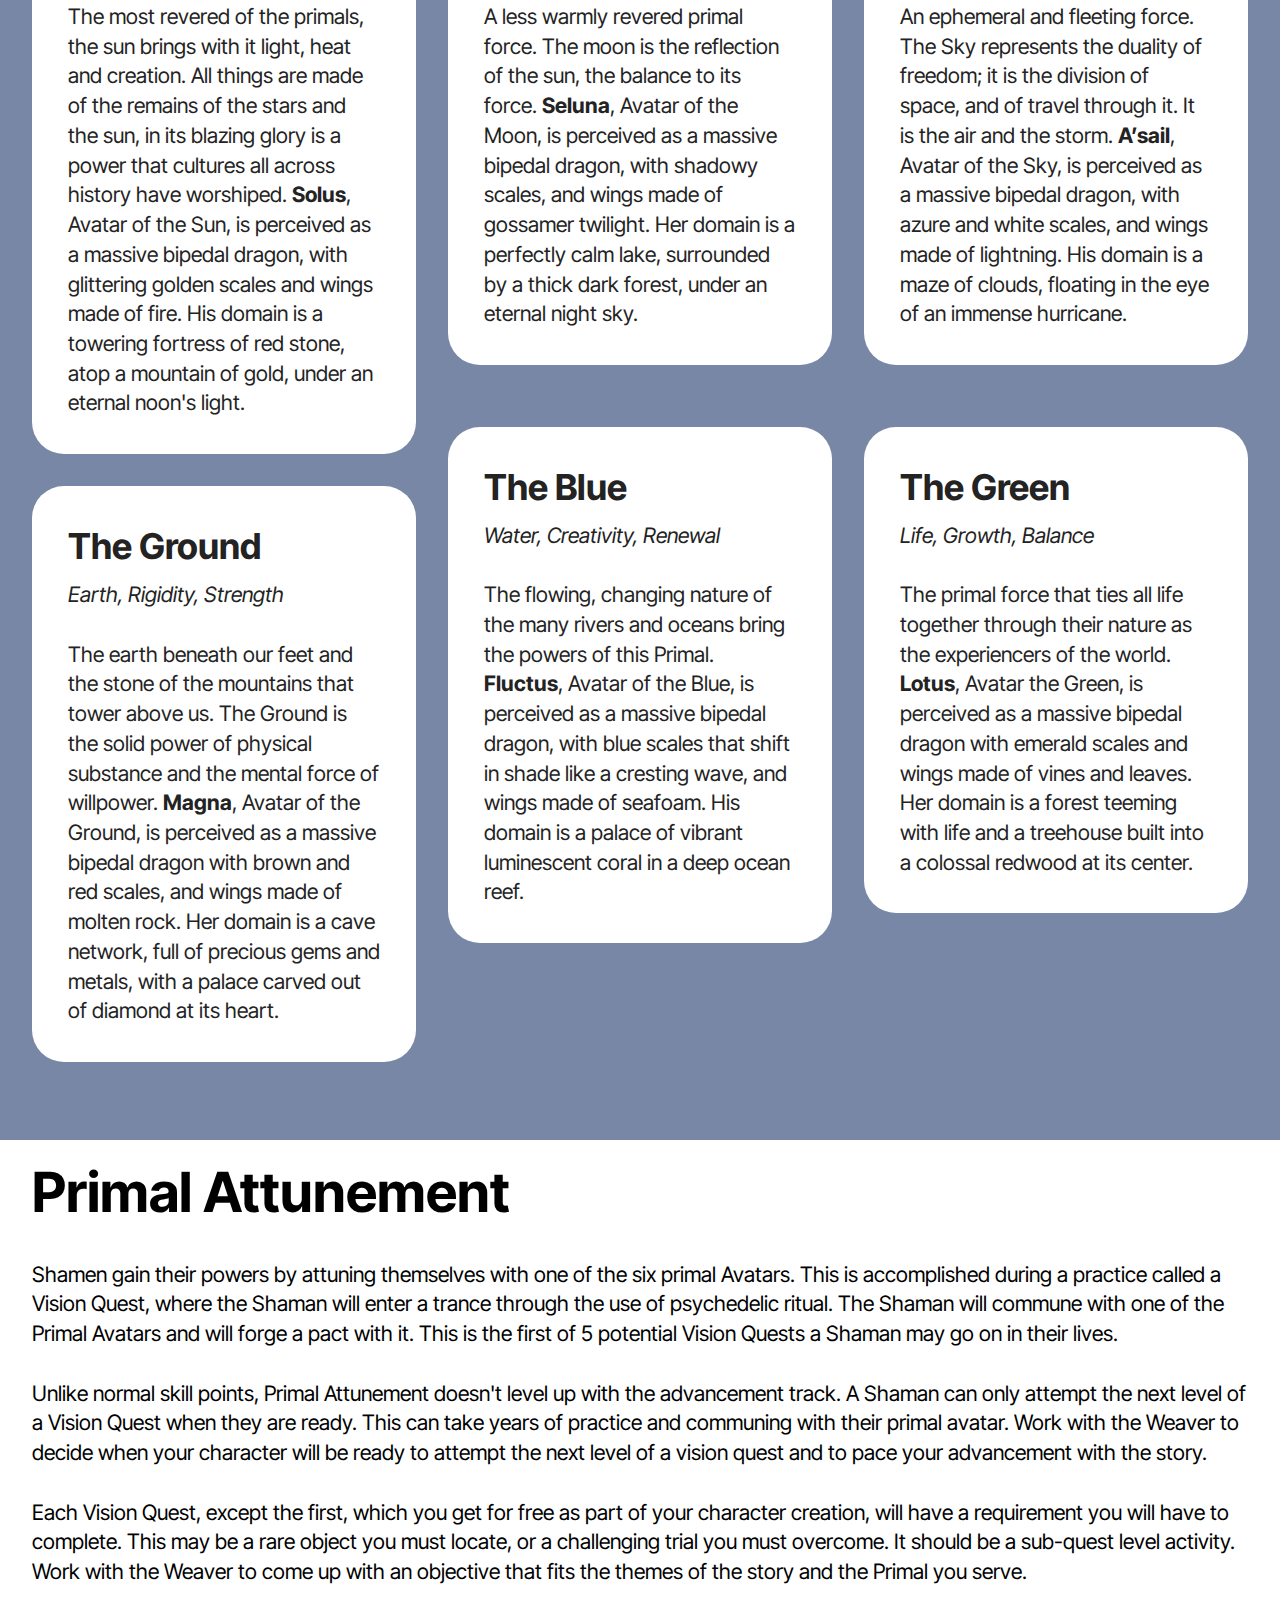
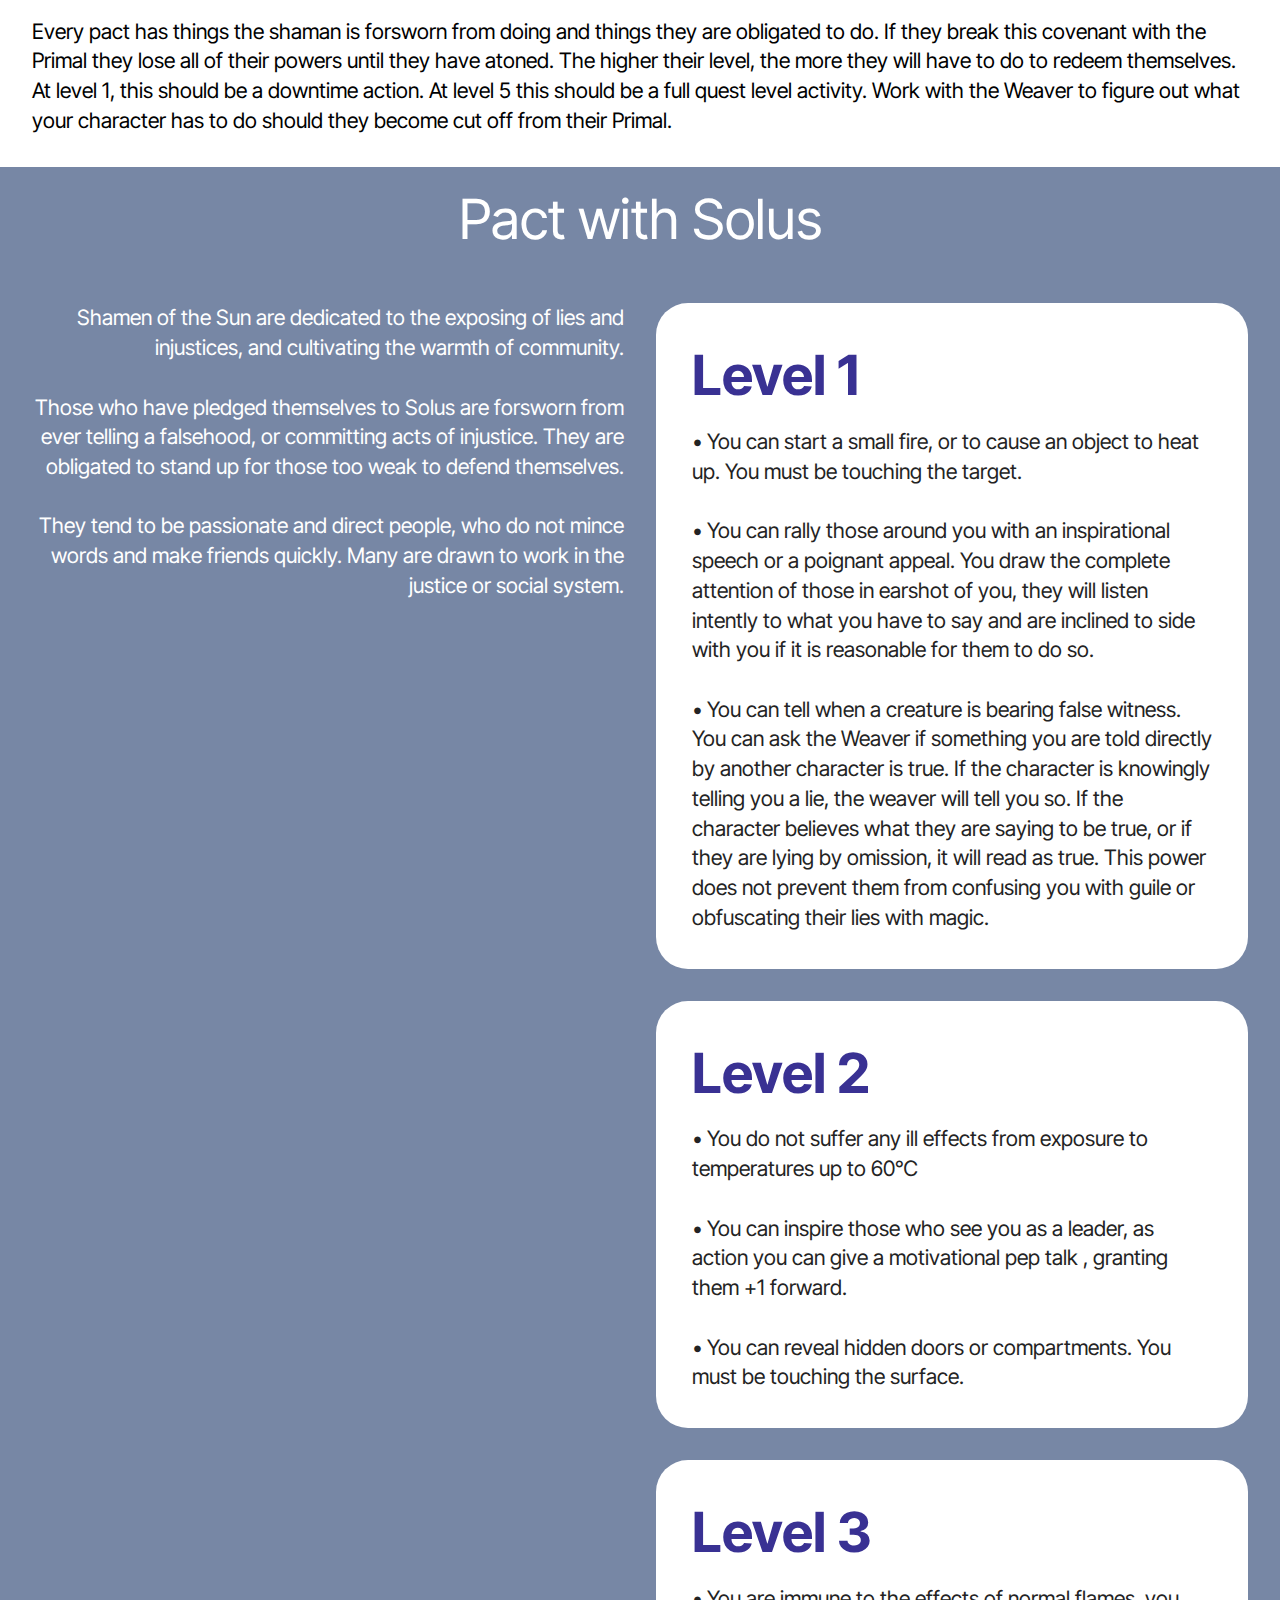
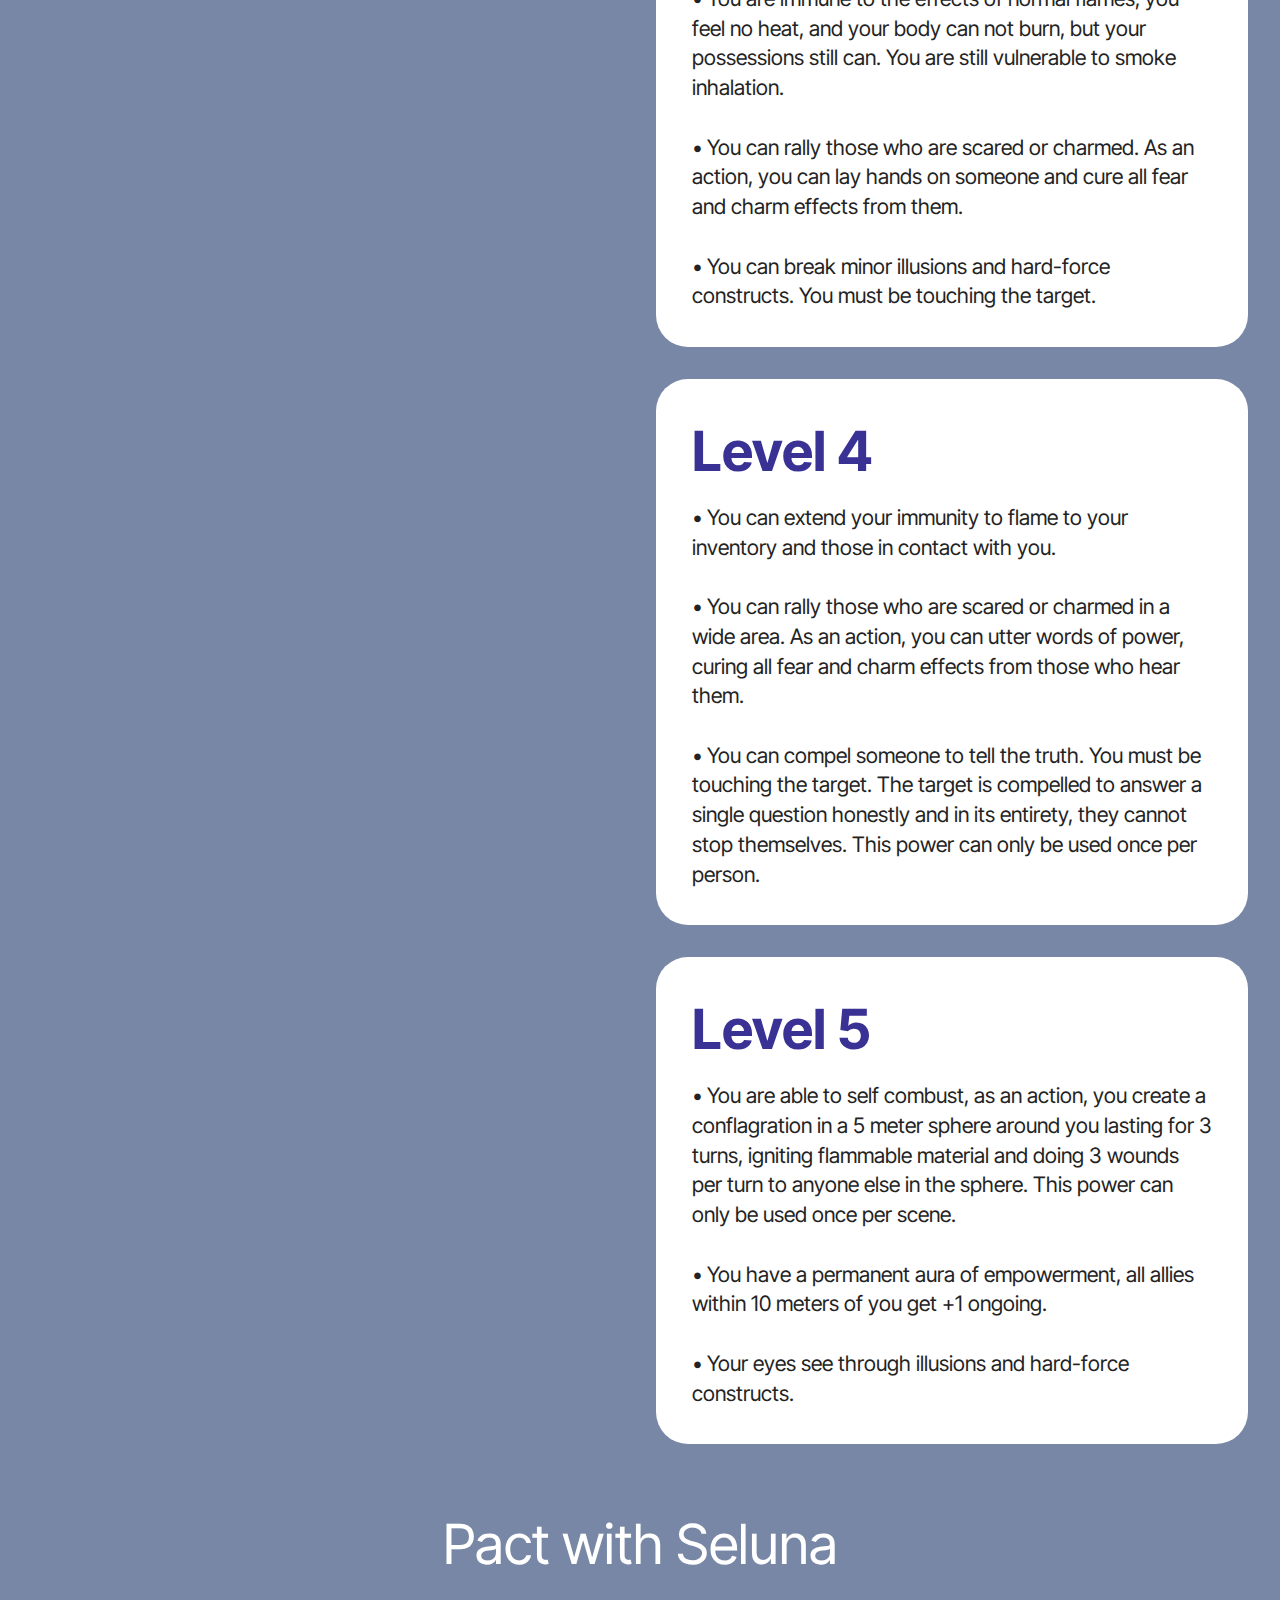
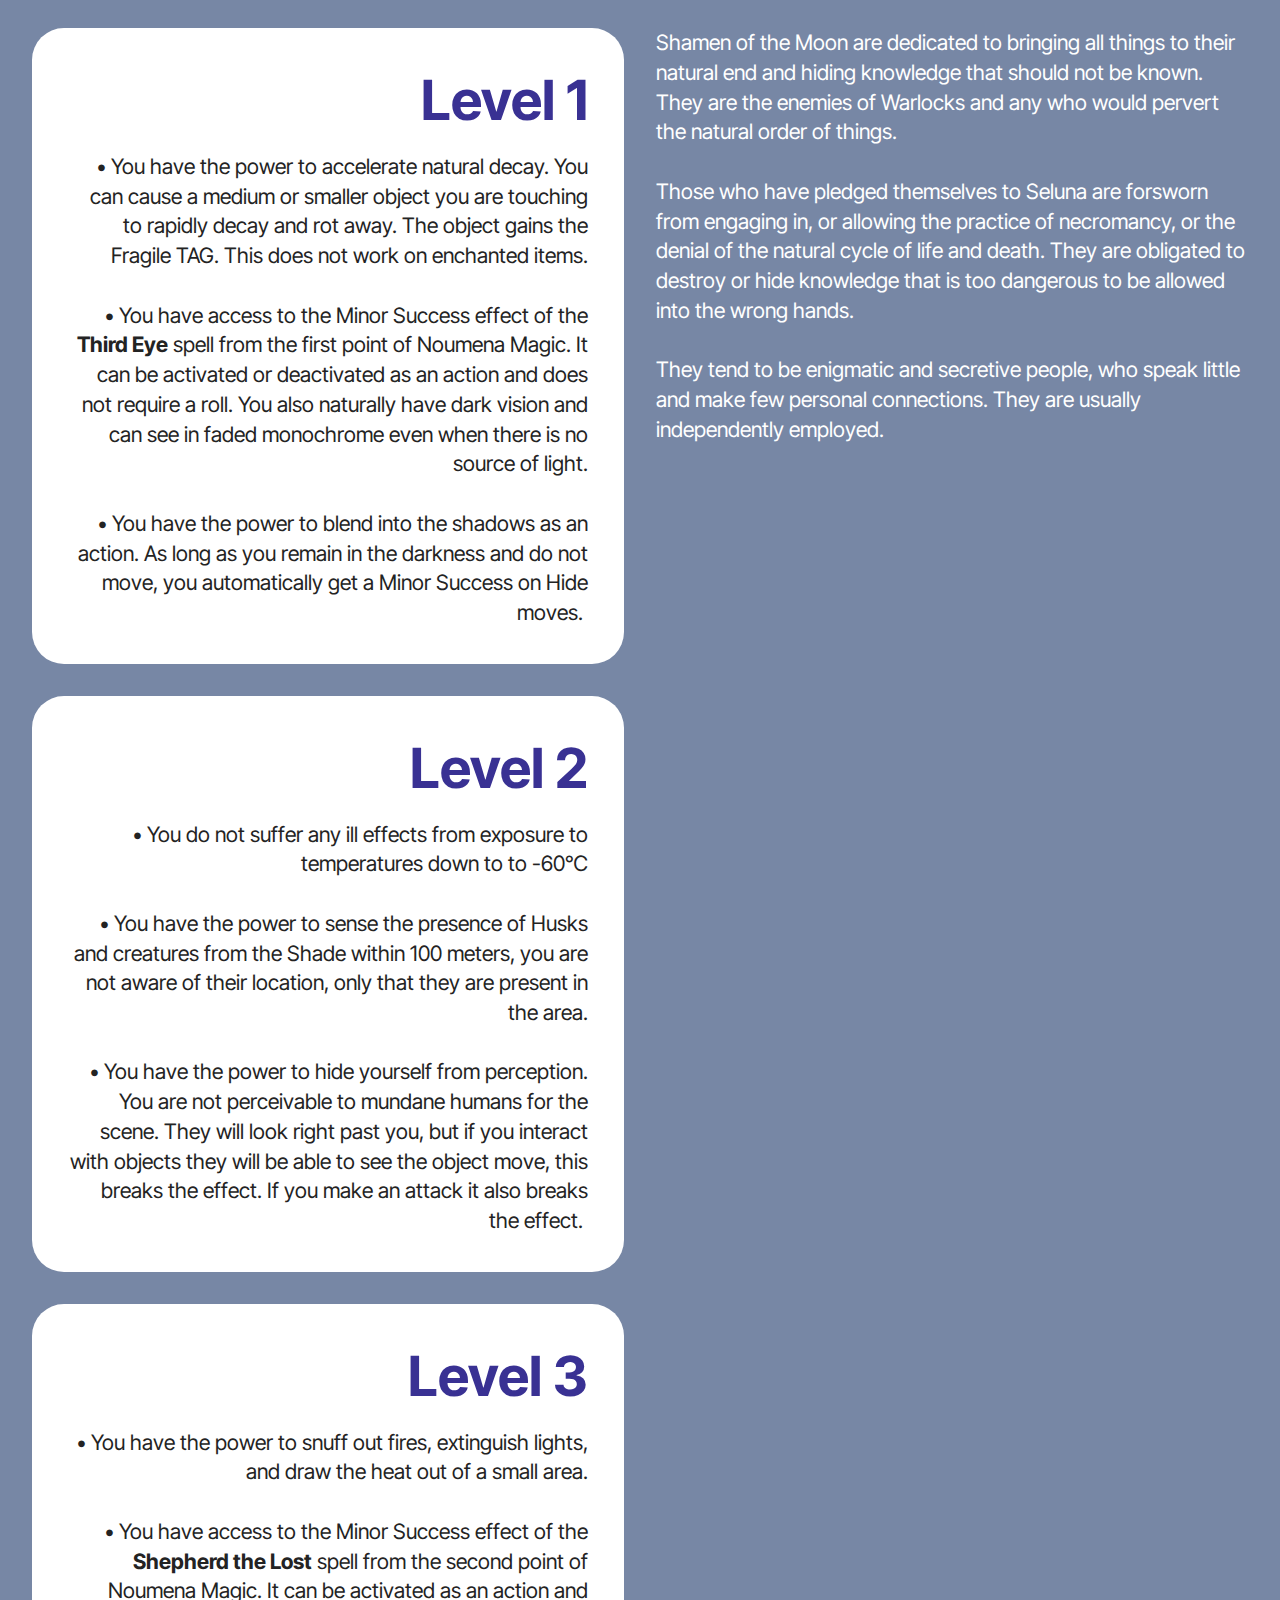
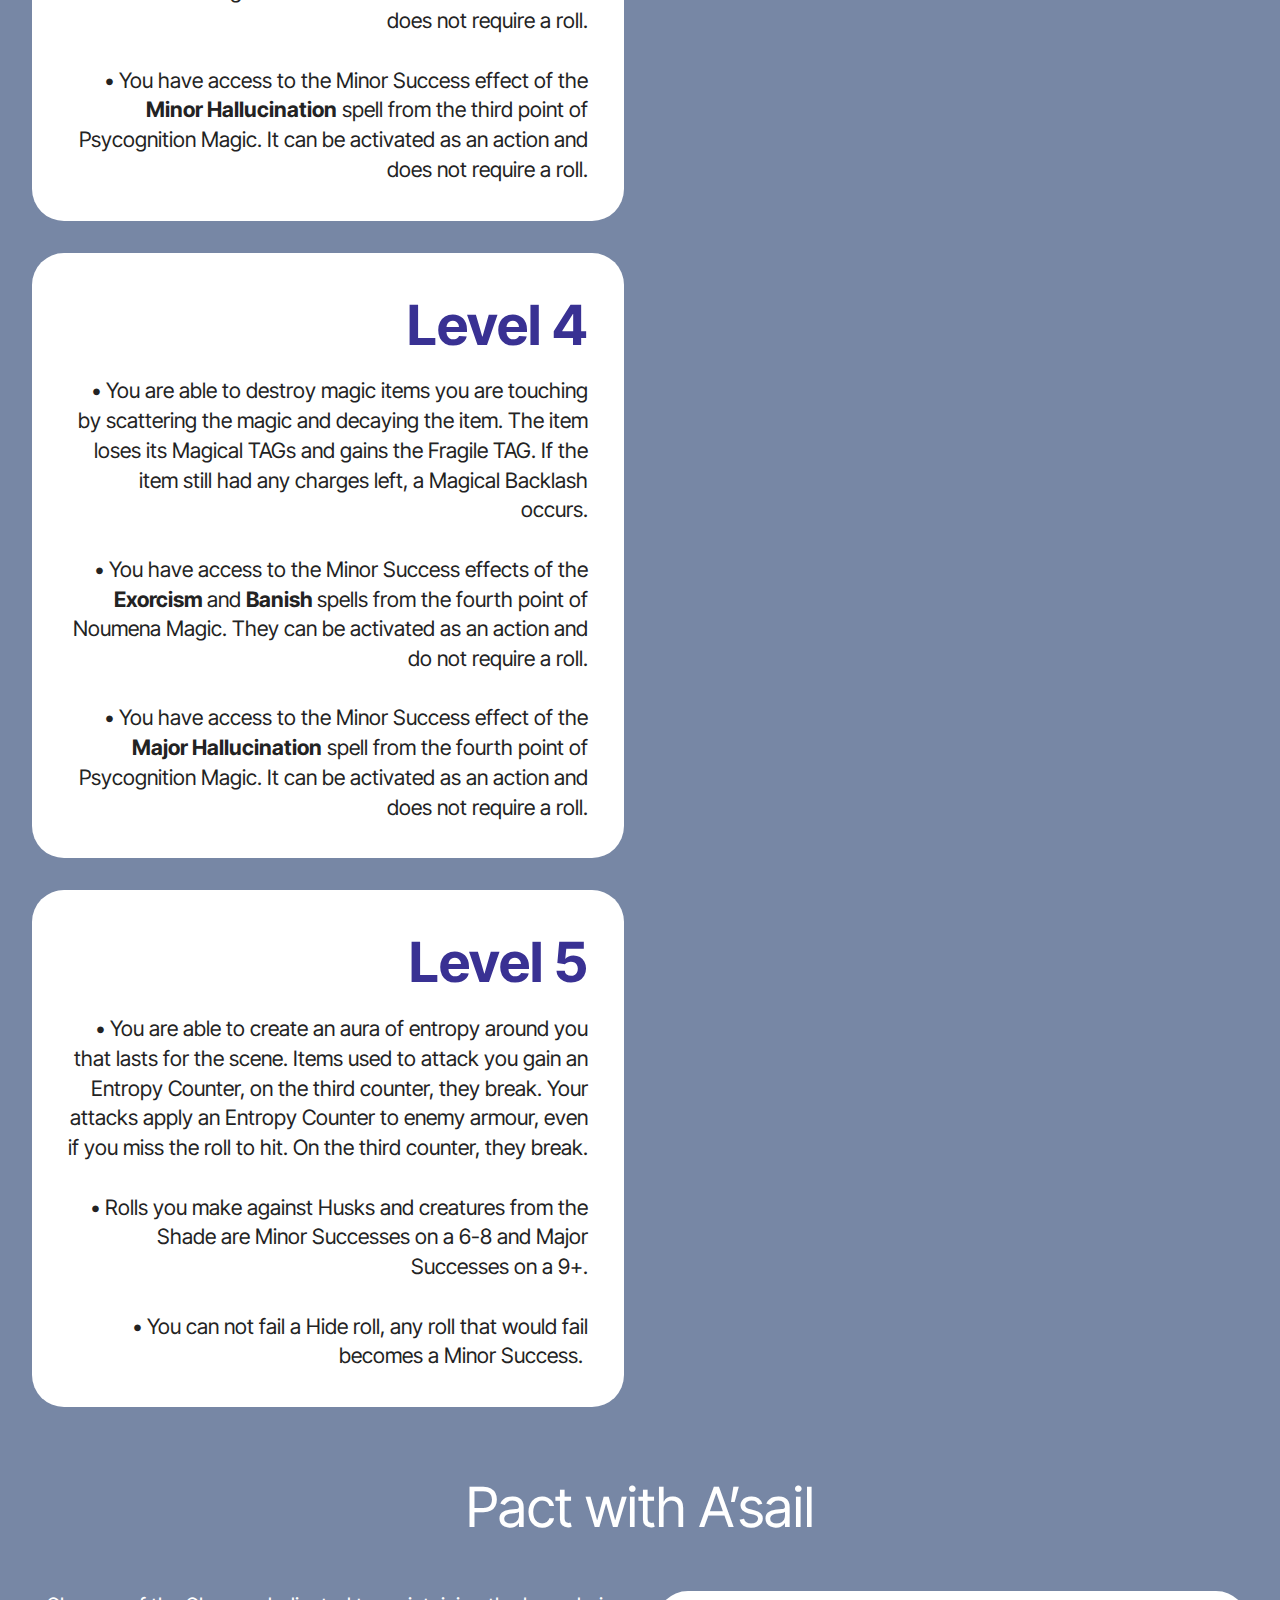
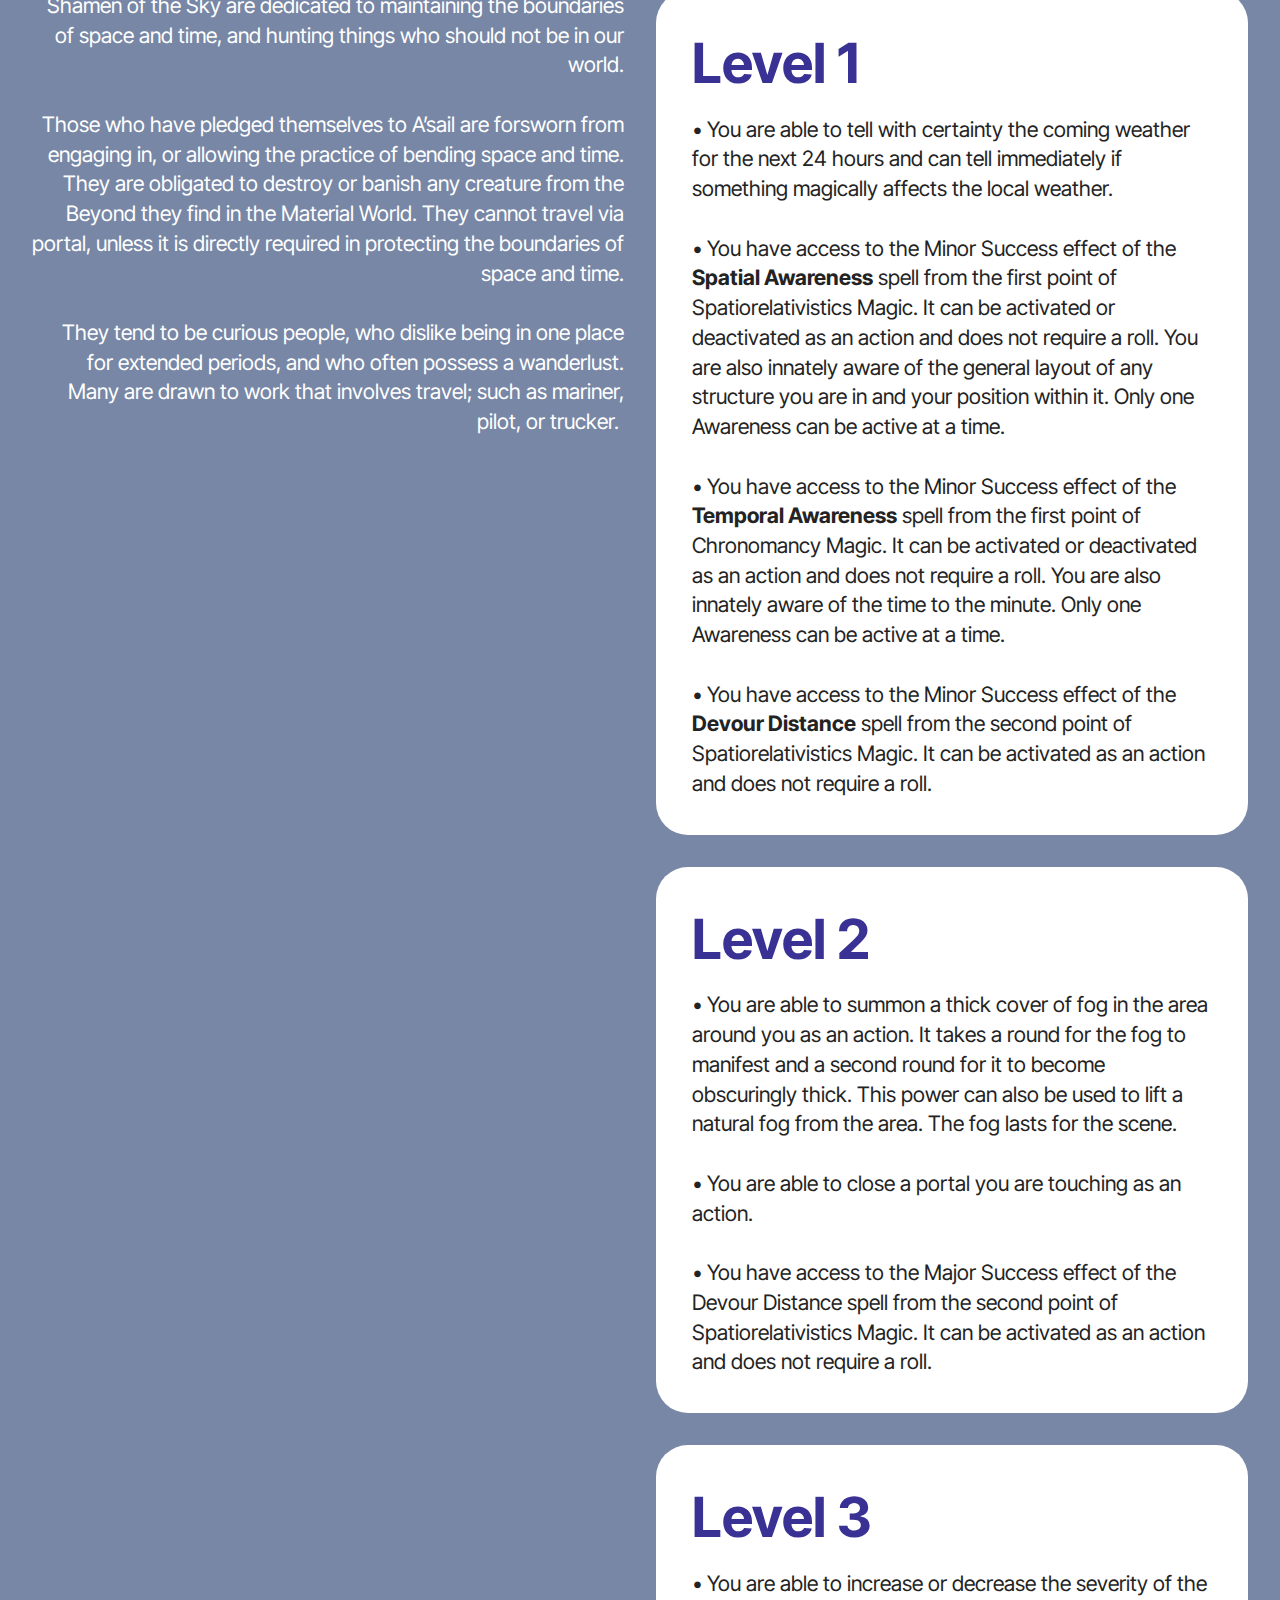
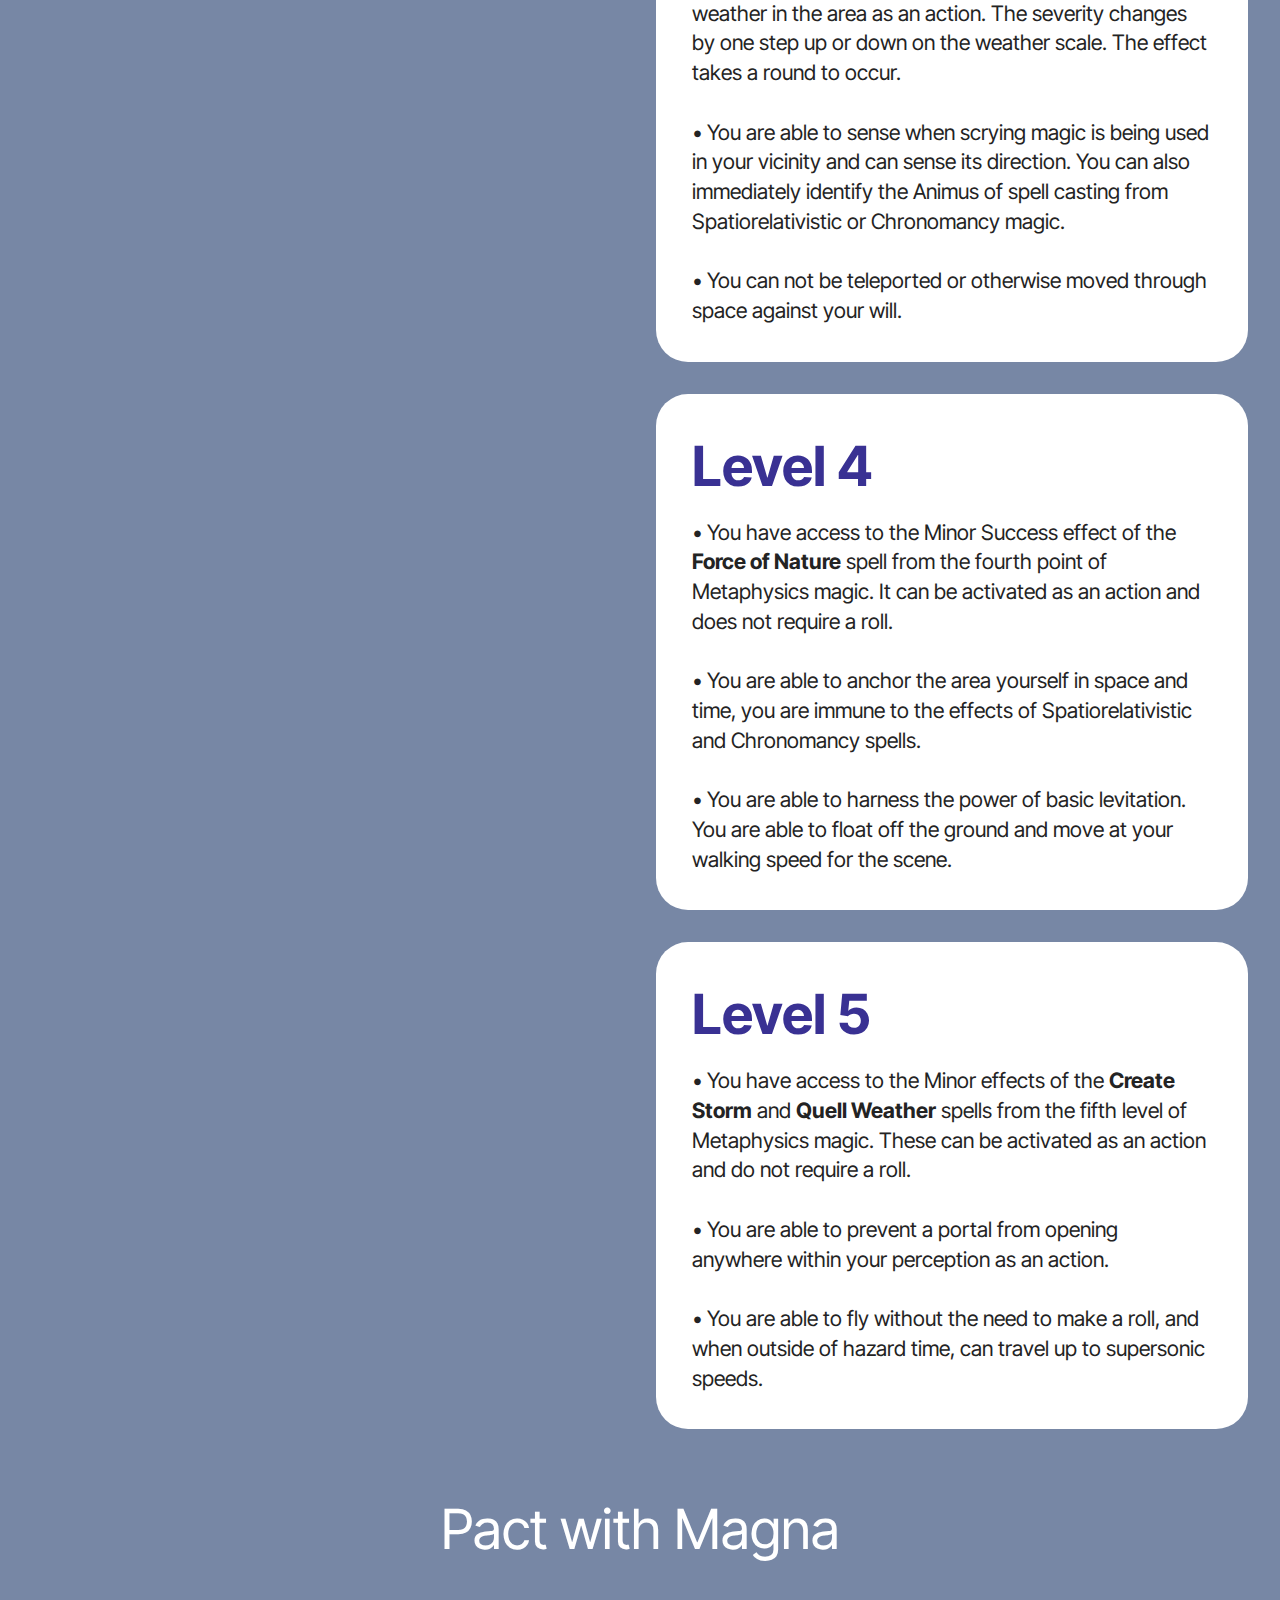
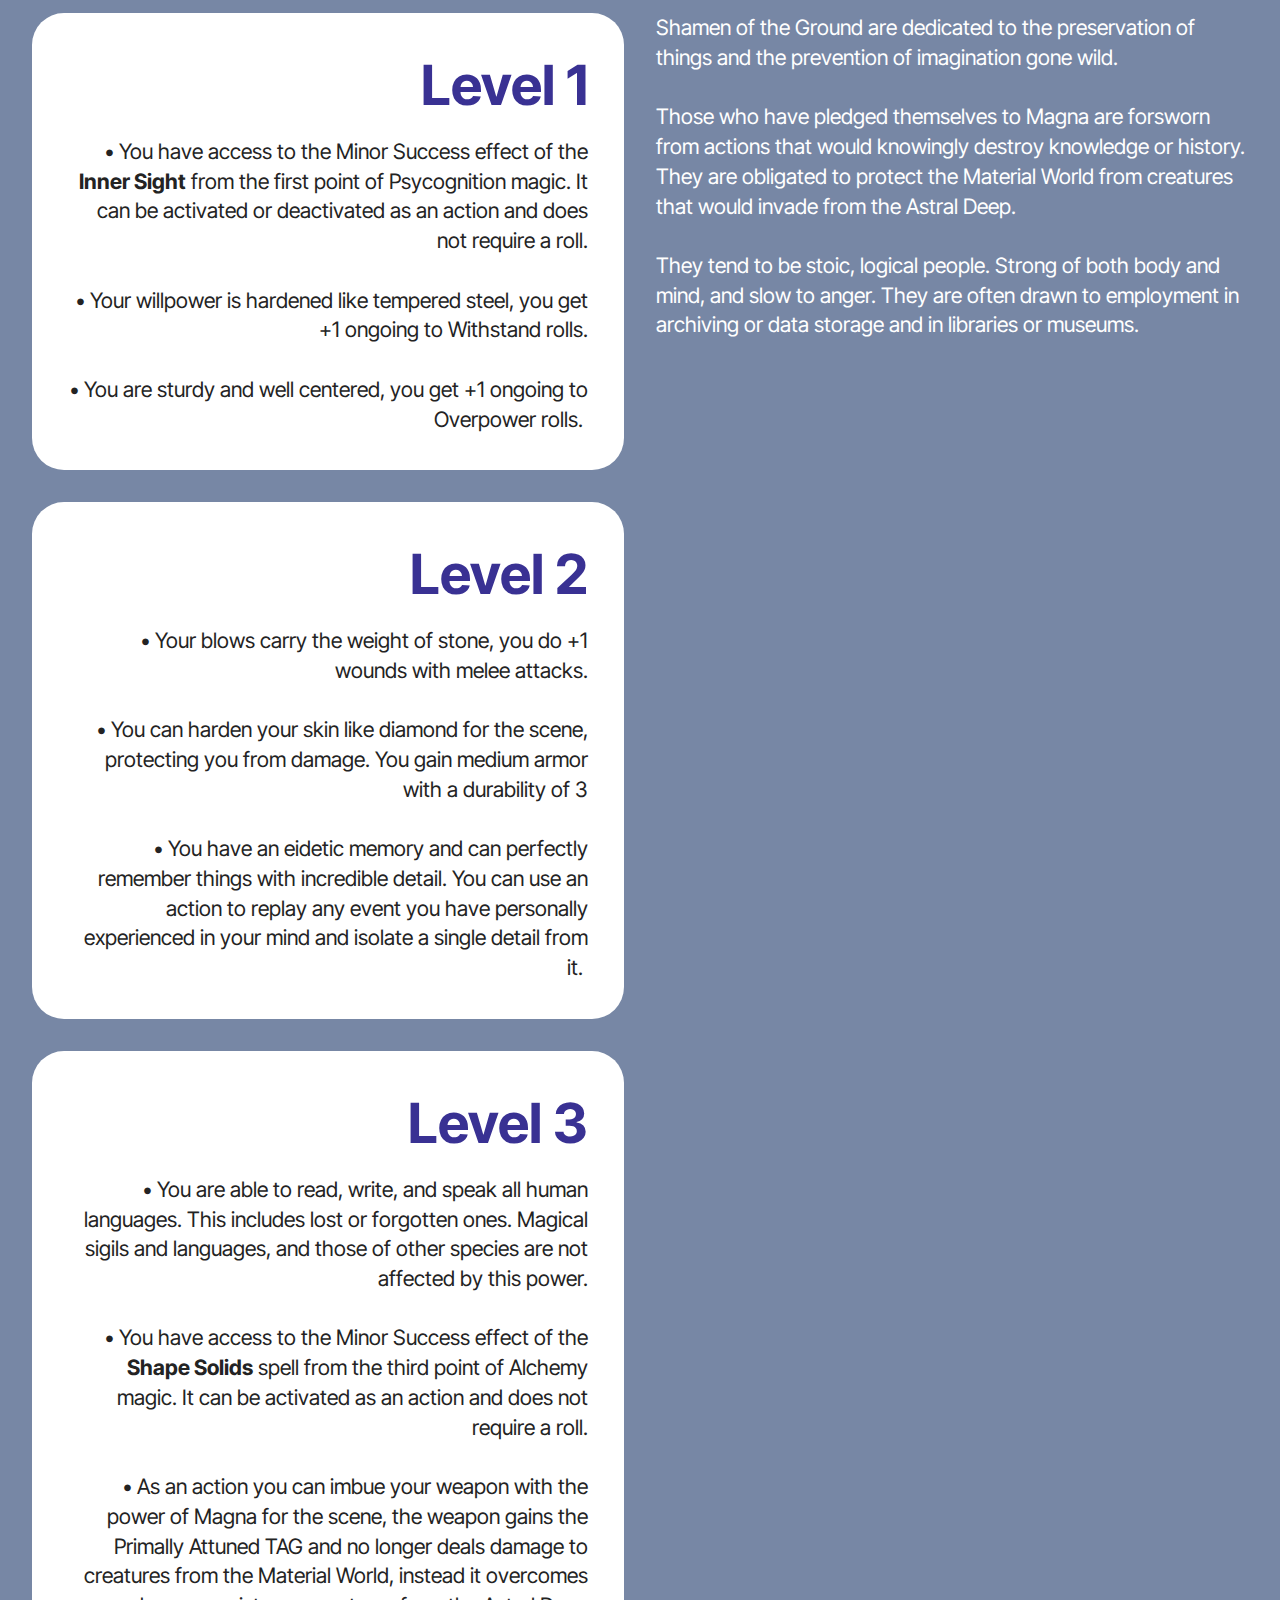
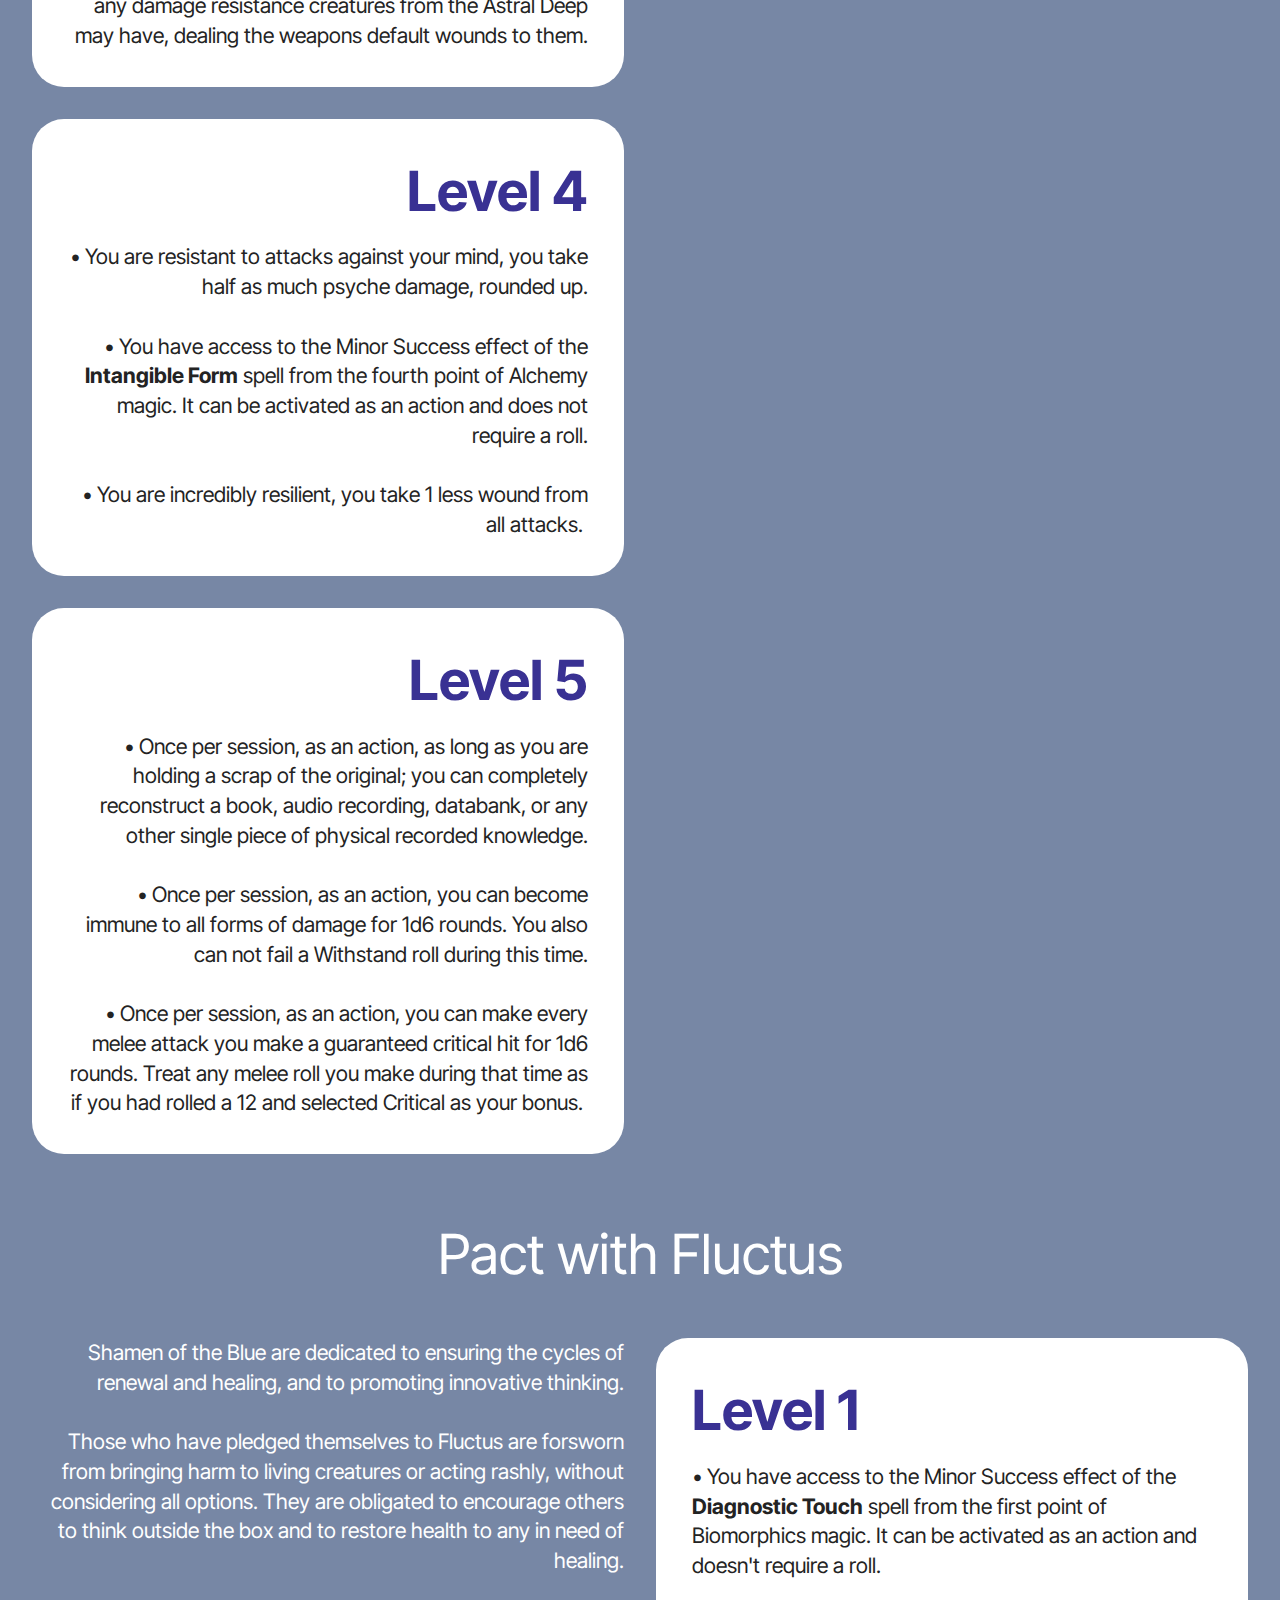
<file: PrimalMagic.html>
<!DOCTYPE html>
<html  >
<head>
  <!-- Site made with Mobirise Website Builder v5.9.18, https://mobirise.com -->
  <meta charset="UTF-8">
  <meta http-equiv="X-UA-Compatible" content="IE=edge">
  <meta name="generator" content="Mobirise v5.9.18, mobirise.com">
  <meta name="viewport" content="width=device-width, initial-scale=1, minimum-scale=1">
  <link rel="shortcut icon" href="assets/images/q-logo-v2-192x192.png" type="image/x-icon">
  <meta name="description" content="">
  
  
  <title>Primal Magic</title>
  <link rel="stylesheet" href="assets/web/assets/mobirise-icons2/mobirise2.css">
  <link rel="stylesheet" href="assets/bootstrap/css/bootstrap.min.css">
  <link rel="stylesheet" href="assets/bootstrap/css/bootstrap-grid.min.css">
  <link rel="stylesheet" href="assets/bootstrap/css/bootstrap-reboot.min.css">
  <link rel="stylesheet" href="assets/dropdown/css/style.css">
  <link rel="stylesheet" href="assets/theme/css/style.css">
  <link rel="preload" href="https://fonts.googleapis.com/css2?family=Inter+Tight:wght@400;700&display=swap&display=swap" as="style" onload="this.onload=null;this.rel='stylesheet'">
  <noscript><link rel="stylesheet" href="https://fonts.googleapis.com/css2?family=Inter+Tight:wght@400;700&display=swap&display=swap"></noscript>
  <link rel="preload" as="style" href="assets/mobirise/css/mbr-additional.css?v=TVmJmO"><link rel="stylesheet" href="assets/mobirise/css/mbr-additional.css?v=TVmJmO" type="text/css">

  
  
  
</head>
<body>
  
  <section data-bs-version="5.1" class="menu menu2 cid-uzWmqu9IFd" once="menu" id="menu02-ba">
	

	<nav class="navbar navbar-dropdown navbar-fixed-top navbar-expand-lg">
		<div class="container">
			<div class="navbar-brand">
				<span class="navbar-logo">
					
						<a href="index.html"><img src="assets/images/q-logo-v2-192x192.png" alt="Q!" style="height: 5rem;"></a>
					
				</span>
				<span class="navbar-caption-wrap"><a class="navbar-caption text-black text-primary display-4">QUIRKS! Storytelling System</a></span>
			</div>
			<button class="navbar-toggler" type="button" data-toggle="collapse" data-bs-toggle="collapse" data-target="#navbarSupportedContent" data-bs-target="#navbarSupportedContent" aria-controls="navbarNavAltMarkup" aria-expanded="false" aria-label="Toggle navigation">
				<div class="hamburger">
					<span></span>
					<span></span>
					<span></span>
					<span></span>
				</div>
			</button>
			<div class="collapse navbar-collapse" id="navbarSupportedContent">
				<ul class="navbar-nav nav-dropdown" data-app-modern-menu="true"><li class="nav-item">
						<a class="nav-link link text-black text-primary display-4" href="GameLore.html" aria-expanded="false">The Story So Far</a>
					</li><li class="nav-item"><a class="nav-link link text-black text-primary display-4" href="GetStarted.html">Get Started</a></li><li class="nav-item"><a class="nav-link link text-black text-primary display-4" href="SRD.html">SRD</a></li></ul>
				
				<div class="navbar-buttons mbr-section-btn"><a class="btn btn-primary display-4" href="https://linktr.ee/QUIRKStories" target="_blank">Our Socials<br></a></div>
			</div>
		</div>
	</nav>
</section>

<section data-bs-version="5.1" class="features5 cid-uAH7puO8Aj" id="features05-bc">
  

  
  
  <div class="container">
    <div class="row mb-5 justify-content-center">
      <div class="col-12 content-head">
        <h3 class="mbr-section-title mbr-fonts-style align-center mb-0 display-2">
          <strong>Beyond The Veil</strong></h3>
        
      </div>
    </div>
    <div class="row">
      <div class="item features-without-image col-12 col-md-6 col-lg-3 item-mb">
        <div class="item-wrapper">
          <div class="card-box align-left">
            
            <h5 class="card-title mbr-fonts-style display-5">
              <strong>Alternate History</strong></h5>
            

            <div class="mbr-section-btn item-footer"><a class="btn item-btn btn-primary display-7" href="GameLore.html#header19-6q">More Info</a></div>
          </div>
        </div>
      </div>
      <div class="item features-without-image col-12 col-md-6 col-lg-3 item-mb">
        <div class="item-wrapper">
          <div class="card-box align-left">
            
            <h5 class="card-title mbr-fonts-style display-5"><strong>Life, Death, and the Multiverse</strong></h5>
            

            <div class="mbr-section-btn item-footer"><a class="btn item-btn btn-primary display-7" href="GameLore.html#header19-6w">More Info</a></div>
          </div>
        </div>
      </div>
      <div class="item features-without-image col-12 col-md-6 col-lg-3 item-mb">
        <div class="item-wrapper">
          <div class="card-box align-left">
            
            <h5 class="card-title mbr-fonts-style display-5"><strong>Factions</strong></h5>
            

            <div class="mbr-section-btn item-footer"><a class="btn item-btn btn-primary display-7" href="GameLore.html#header19-7d">More Info</a></div>
          </div>
        </div>
      </div><div class="item features-without-image col-12 col-md-6 col-lg-3 item-mb">
        <div class="item-wrapper">
          <div class="card-box align-left">
            
            <h5 class="card-title mbr-fonts-style display-5"><strong>Creatures</strong></h5>
            

            <div class="mbr-section-btn item-footer"><a class="btn item-btn btn-primary display-7" href="creatures.html">More Info</a></div>
          </div>
        </div>
      </div><div class="item features-without-image col-12 col-md-6 col-lg-3 item-mb">
        <div class="item-wrapper">
          <div class="card-box align-left">
            
            <h5 class="card-title mbr-fonts-style display-5"><strong>Spellcraft</strong></h5>
            

            <div class="mbr-section-btn item-footer"><a class="btn item-btn btn-primary display-7" href="spellcraft.html">More Info</a></div>
          </div>
        </div>
      </div><div class="item features-without-image col-12 col-md-6 col-lg-3 item-mb">
        <div class="item-wrapper">
          <div class="card-box align-left">
            
            <h5 class="card-title mbr-fonts-style display-5"><strong>Primal Magic</strong></h5>
            

            <div class="mbr-section-btn item-footer"><a class="btn item-btn btn-primary display-7" href="PrimalMagic.html">More Info</a></div>
          </div>
        </div>
      </div><div class="item features-without-image col-12 col-md-6 col-lg-3 item-mb">
        <div class="item-wrapper">
          <div class="card-box align-left">
            
            <h5 class="card-title mbr-fonts-style display-5"><strong>Season 1 Stories</strong></h5>
            

            <div class="mbr-section-btn item-footer"><a class="btn item-btn btn-primary display-7" href="season1.html">More Info</a></div>
          </div>
        </div>
      </div><div class="item features-without-image col-12 col-md-6 col-lg-3 item-mb">
        <div class="item-wrapper">
          <div class="card-box align-left">
            
            <h5 class="card-title mbr-fonts-style display-5"><strong>Characters</strong></h5>
            

            <div class="mbr-section-btn item-footer"><a class="btn item-btn btn-primary display-7" href="Characters.html">More Info</a></div>
          </div>
        </div>
      </div>
    </div>
  </div>
</section>

<section data-bs-version="5.1" class="article14 cid-uAHhvOiV1a" id="article14-bp">
    
    <div class="container">
        <div class="row justify-content-center">
            <div class="col-md-12 col-lg-10">
                <h3 class="mbr-section-title mbr-fonts-style display-1">
                    <strong>Primal Magic</strong></h3>
                
            </div>
        </div>
    </div>
</section>

<section data-bs-version="5.1" class="article12 cid-uAH7TjgqUy" id="article12-bd">    
    
    <div class="container">
        <div class="row justify-content-center">
            <div class="col-md-12 col-lg-12">
                
                
                <p class="mbr-text mbr-fonts-style display-7">Before the Veil and the creation of skill based magic, there was Primal Magic. This ancient form of magic drew its power from the natural world. Each primal magic force is maintained by a Dragon Avatar. Whether the avatars are the source or result of primal magic, is a hotly debated philosophical topic. These immortal beings each exist in their own pocket dimensions and are the embodiments of their respective forces. They cannot be physically attacked and they cannot manifest in the Material World directly without some sort of extreme extenuating circumstances. They are able to communicate directly with creatures who perform ancient rituals to summon them, and can whisper into the dreams and thoughts of most sentient creatures. Their motives are ineffable.&nbsp;<br></p>
            </div>
        </div>
    </div>
</section>

<section data-bs-version="5.1" class="features22 cid-uAH82KbICO" id="features022-be">
  

  
  
  <div class="container">
    <div class="row mb-5 justify-content-center">
      <div class="col-12 content-head">
        <h3 class="mbr-section-title mbr-fonts-style align-center mb-0 display-2"><strong>The 6 Primal Forces</strong></h3>
        
      </div>
    </div>
    <div class="row mbr-masonry" data-masonry="{&quot;percentPosition&quot;: true }">
      <div class="item features-without-image col-12 col-md-6 col-lg-4 item-mb">
        <div class="item-wrapper">
          <div class="card-box align-left">
            
            <h5 class="card-title mbr-fonts-style display-5"><strong>The Sun</strong></h5>
            <p class="card-text mbr-fonts-style display-7"><em>Heat, Community, Revelation
<br></em><br>The most revered of the primals, the sun brings with it light, heat and creation. All things are made of the remains of the stars and the sun, in its blazing glory is a power that cultures all across history have worshiped. <strong>Solus</strong>, Avatar of the Sun, is perceived as a massive bipedal dragon, with glittering golden scales and wings made of fire. His domain is a towering fortress of red stone, atop a mountain of gold, under an eternal noon's light.&nbsp;<br></p>

            
          </div>
        </div>
      </div>
      <div class="item features-without-image col-12 col-md-6 col-lg-4 item-mb">
        <div class="item-wrapper">
          <div class="card-box align-left">
            
            <h5 class="card-title mbr-fonts-style display-5">
              <strong>The Moon</strong></h5>
            <p class="card-text mbr-fonts-style display-7"><em>Entropy, Death, Obfuscation
<br></em><br>A less warmly revered primal force. The moon is the reflection of the sun, the balance to its force. <strong>Seluna</strong>, Avatar of the Moon, is perceived as a massive bipedal dragon, with shadowy scales, and wings made of gossamer twilight. Her domain is a perfectly calm lake, surrounded by a thick dark forest, under an eternal night sky.</p>

            
          </div>
        </div>
      </div>
      <div class="item features-without-image col-12 col-md-6 col-lg-4 item-mb">
        <div class="item-wrapper">
          <div class="card-box align-left">
            
            <h5 class="card-title mbr-fonts-style display-5">
              <strong>The Sky</strong></h5>
            <p class="card-text mbr-fonts-style display-7"><em>Weather, Boundaries, Travel
<br></em><br>An ephemeral and fleeting force. The Sky represents the duality of freedom; it is the division of space, and of travel through it. It is the air and the storm. <strong>A’sail</strong>, Avatar of the Sky, is perceived as a massive bipedal dragon, with azure and white scales, and wings made of lightning. His domain is a maze of clouds, floating in the eye of an immense hurricane.</p>

            
          </div>
        </div>
      </div>
      <div class="item features-without-image col-12 col-md-6 col-lg-4 item-mb">
        <div class="item-wrapper">
          <div class="card-box align-left">
            
            <h5 class="card-title mbr-fonts-style display-5">
              <strong>The Blue</strong></h5>
            <p class="card-text mbr-fonts-style display-7"><em>Water, Creativity, Renewal
<br></em><br>The flowing, changing nature of the many rivers and oceans bring the powers of this Primal. <strong>Fluctus</strong>, Avatar of the Blue, is perceived as a massive bipedal dragon, with blue scales that shift in shade like a cresting wave, and wings made of seafoam. His domain is a palace of vibrant luminescent coral in a deep ocean reef.</p>

            
          </div>
        </div>
      </div>
      <div class="item features-without-image col-12 col-md-6 col-lg-4 item-mb">
        <div class="item-wrapper">
          <div class="card-box align-left">
            
            <h5 class="card-title mbr-fonts-style display-5">
              <strong>The Green</strong></h5>
            <p class="card-text mbr-fonts-style display-7"><em>Life, Growth, Balance
<br></em><br>The primal force that ties all life together through their nature as the experiencers of the world. <strong>Lotus</strong>, Avatar the Green, is perceived as a massive bipedal dragon with emerald scales and wings made of vines and leaves. Her domain is a forest teeming with life and a treehouse built into a colossal redwood at its center.</p>

            
          </div>
        </div>
      </div>
      <div class="item features-without-image col-12 col-md-6 col-lg-4 item-mb">
        <div class="item-wrapper">
          <div class="card-box align-left">
            
            <h5 class="card-title mbr-fonts-style display-5">
              <strong>The Ground</strong></h5>
            <p class="card-text mbr-fonts-style display-7"><em>Earth, Rigidity, Strength
<br></em><br>The earth beneath our feet and the stone of the mountains that tower above us. The Ground is the solid power of physical substance and the mental force of willpower. <strong>Magna</strong>, Avatar of the Ground, is perceived as a massive bipedal dragon with brown and red scales, and wings made of molten rock. Her domain is a cave network, full of precious gems and metals, with a palace carved out of diamond at its heart.</p>

            
          </div>
        </div>
      </div>
    </div>
  </div>
</section>

<section data-bs-version="5.1" class="article12 cid-uAH8V1q5ZL" id="article12-bf">    
    
    <div class="container">
        <div class="row justify-content-center">
            <div class="col-md-12 col-lg-12">
                <h3 class="mbr-section-title mbr-fonts-style mb-4 mt-0 display-2"><strong>Primal Attunement</strong></h3>
                
                <p class="mbr-text mbr-fonts-style display-7">Shamen gain their powers by attuning themselves with one of the six primal Avatars. This is accomplished during a practice called a Vision Quest, where the Shaman will enter a trance through the use of psychedelic ritual. The Shaman will commune with one of the Primal Avatars and will forge a pact with it. This is the first of 5 potential Vision Quests a Shaman may go on in their lives.
<br>
<br>Unlike normal skill points, Primal Attunement doesn't level up with the advancement track. A Shaman can only attempt the next level of a Vision Quest when they are ready. This can take years of practice and communing with their primal avatar. Work with the Weaver to decide when your character will be ready to attempt the next level of a vision quest and to pace your advancement with the story.
<br>
<br>Each Vision Quest, except the first, which you get for free as part of your character creation, will have a requirement you will have to complete. This may be a rare object you must locate, or a challenging trial you must overcome. It should be a sub-quest level activity. Work with the Weaver to come up with an objective that fits the themes of the story and the Primal you serve.
<br>
<br>Every pact has things the shaman is forsworn from doing and things they are obligated to do. If they break this covenant with the Primal they lose all of their powers until they have atoned. The higher their level, the more they will have to do to redeem themselves. At level 1, this should be a downtime action. At level 5 this should be a full quest level activity. Work with the Weaver to figure out what your character has to do should they become cut off from their Primal.&nbsp;<br></p>
            </div>
        </div>
    </div>
</section>

<section data-bs-version="5.1" class="features029 cid-uAH9mDD06f" id="features029-bh">
  
  
  
  <div class="container">
    <div class="row justify-content-center">
      <div class="col-md-12 content-head mb-5">
        <h1 class="mbr-section-title mbr-fonts-style mb-0 display-2">Pact with Solus</h1>
        
      </div>
    </div>
    <div class="row justify-content-center">
      <div class="col-md-12 col-lg-6">
        <p class="mbr-text mbr-fonts-style mt-0 display-7">Shamen of the Sun are dedicated to the exposing of lies and injustices, and cultivating the warmth of community. <br><br>Those who have pledged themselves to Solus are forsworn from ever telling a falsehood, or committing acts of injustice. They are obligated to stand up for those too weak to defend themselves. <br><br>They tend to be passionate and direct people, who do not mince words and make friends quickly. Many are drawn to work in the justice or social system.</p>
      </div>
      <div class="col-12 col-lg-6">
        <div class="item features-without-image col-12 col-md-12 col-lg-12 active">
          <div class="item-wrapper">
            <div class="item-content">
              <h5 class="mbr-card-title mbr-fonts-style mt-0 mb-3 mbr-number display-2">
                <strong>Level 1</strong></h5>
              
              <p class="card-text mbr-fonts-style mt-0 mb-0 display-7">• You can start a small fire, or to cause an object to heat up. You must be touching the target.
<br><br>• You can rally those around you with an inspirational speech or a poignant appeal. You draw the complete attention of those in earshot of you, they will listen intently to what you have to say and are inclined to side with you if it is reasonable for them to do so.
<br><br>• You can tell when a creature is bearing false witness. You can ask the Weaver if something you are told directly by another character is true. If the character is knowingly telling you a lie, the weaver will tell you so. If the character believes what they are saying to be true, or if they are lying by omission, it will read as true. This power does not prevent them from confusing you with guile or obfuscating their lies with magic.&nbsp;<br></p>
              
            </div>

          </div>
        </div>
        <div class="item features-without-image col-12 col-md-12 col-lg-12">
          <div class="item-wrapper">
            <div class="item-content">
              <h5 class="mbr-card-title mbr-fonts-style mt-0 mb-3 mbr-number display-2">
                <strong>Level 2</strong></h5>
              
              <p class="card-text mbr-fonts-style mt-0 mb-0 display-7">• You do not suffer any ill effects from exposure to temperatures up to 60℃
<br><br>• You can inspire those who see you as a leader, as action you can give a motivational pep talk , granting them +1 forward.
<br><br>• You can reveal hidden doors or compartments. You must be touching the surface.&nbsp;<br></p>
              
            </div>

          </div>
        </div>
        <div class="item features-without-image col-12 col-md-12 col-lg-12">
          <div class="item-wrapper">
            <div class="item-content">
              <h5 class="mbr-card-title mbr-fonts-style mt-0 mb-3 mbr-number display-2">
                <strong>Level 3</strong></h5>
              
              <p class="card-text mbr-fonts-style mt-0 mb-0 display-7">• You are immune to the effects of normal flames, you feel no heat, and your body can not burn, but your possessions still can. You are still vulnerable to smoke inhalation.
<br><br>• You can rally those who are scared or charmed. As an action, you can lay hands on someone and cure all fear and charm effects from them.
<br><br>• You can break minor illusions and hard-force constructs. You must be touching the target.&nbsp;<br></p>
              
            </div>
          </div>
        </div><div class="item features-without-image col-12 col-md-12 col-lg-12">
          <div class="item-wrapper">
            <div class="item-content">
              <h5 class="mbr-card-title mbr-fonts-style mt-0 mb-3 mbr-number display-2">
                <strong>Level 4</strong></h5>
              
              <p class="card-text mbr-fonts-style mt-0 mb-0 display-7">• You can extend your immunity to flame to your inventory and those in contact with you.
<br><br>• You can rally those who are scared or charmed in a wide area. As an action, you can utter words of power, curing all fear and charm effects from those who hear them.
<br><br>• You can compel someone to tell the truth. You must be touching the target. The target is compelled to answer a single question honestly and in its entirety, they cannot stop themselves. This power can only be used once per person.&nbsp;<br></p>
              
            </div>
          </div>
        </div><div class="item features-without-image col-12 col-md-12 col-lg-12">
          <div class="item-wrapper">
            <div class="item-content">
              <h5 class="mbr-card-title mbr-fonts-style mt-0 mb-3 mbr-number display-2">
                <strong>Level 5</strong></h5>
              
              <p class="card-text mbr-fonts-style mt-0 mb-0 display-7">• You are able to self combust, as an action, you create a conflagration in a 5 meter sphere around you lasting for 3 turns, igniting flammable material and doing 3 wounds per turn to anyone else in the sphere. This power can only be used once per scene.
<br><br>• You have a permanent aura of empowerment, all allies within 10 meters of you get +1 ongoing.
<br><br>• Your eyes see through illusions and hard-force constructs.&nbsp;<br></p>
              
            </div>
          </div>
        </div>
      </div>
    </div>
  </div>
</section>

<section data-bs-version="5.1" class="features029 cid-uAHcmfRlZg" id="features029-bi">
  
  
  
  <div class="container">
    <div class="row justify-content-center">
      <div class="col-md-12 content-head mb-5">
        <h1 class="mbr-section-title mbr-fonts-style mb-0 display-2">Pact with Seluna</h1>
        
      </div>
    </div>
    <div class="row justify-content-center">
      <div class="col-md-12 col-lg-6">
        <p class="mbr-text mbr-fonts-style mt-0 display-7">Shamen of the Moon are dedicated to bringing all things to their natural end and hiding knowledge that should not be known. They are the enemies of Warlocks and any who would pervert the natural order of things. <br><br>Those who have pledged themselves to Seluna are forsworn from engaging in, or allowing the practice of necromancy, or the denial of the natural cycle of life and death. They are obligated to destroy or hide knowledge that is too dangerous to be allowed into the wrong hands. <br><br>They tend to be enigmatic and secretive people, who speak little and make few personal connections. They are usually independently employed.</p>
      </div>
      <div class="col-12 col-lg-6">
        <div class="item features-without-image col-12 col-md-12 col-lg-12 active">
          <div class="item-wrapper">
            <div class="item-content">
              <h5 class="mbr-card-title mbr-fonts-style mt-0 mb-3 mbr-number display-2">
                <strong>Level 1</strong></h5>
              
              <p class="card-text mbr-fonts-style mt-0 mb-0 display-7">• You have the power to accelerate natural decay. You can cause a medium or smaller object you are touching to rapidly decay and rot away. The object gains the Fragile TAG. This does not work on enchanted items.
<br><br>• You have access to the Minor Success effect of the <strong>Third Eye</strong> spell from the first point of Noumena Magic. It can be activated or deactivated as an action and does not require a roll. You also naturally have dark vision and can see in faded monochrome even when there is no source of light. 
<br><br>• You have the power to blend into the shadows as an action. As long as you remain in the darkness and do not move, you automatically get a Minor Success on Hide moves.&nbsp;<br></p>
              
            </div>

          </div>
        </div>
        <div class="item features-without-image col-12 col-md-12 col-lg-12">
          <div class="item-wrapper">
            <div class="item-content">
              <h5 class="mbr-card-title mbr-fonts-style mt-0 mb-3 mbr-number display-2">
                <strong>Level 2</strong></h5>
              
              <p class="card-text mbr-fonts-style mt-0 mb-0 display-7">• You do not suffer any ill effects from exposure to temperatures down to to -60℃
<br><br>• You have the power to sense the presence of Husks and creatures from the Shade within 100 meters, you are not aware of their location, only that they are present in the area.
<br><br>• You have the power to hide yourself from perception. You are not perceivable to mundane humans for the scene. They will look right past you, but if you interact with objects they will be able to see the object move, this breaks the effect. If you make an attack it also breaks the effect.&nbsp;<br></p>
              
            </div>

          </div>
        </div>
        <div class="item features-without-image col-12 col-md-12 col-lg-12">
          <div class="item-wrapper">
            <div class="item-content">
              <h5 class="mbr-card-title mbr-fonts-style mt-0 mb-3 mbr-number display-2">
                <strong>Level 3</strong></h5>
              
              <p class="card-text mbr-fonts-style mt-0 mb-0 display-7">• You have the power to snuff out fires, extinguish lights, and draw the heat out of a small area.
<br><br>• You have access to the Minor Success effect of the <strong>Shepherd the Lost</strong> spell from the second point of Noumena Magic. It can be activated as an action and does not require a roll. 
<br><br>• You have access to the Minor Success effect of the <strong>Minor Hallucination</strong> spell from the third point of Psycognition Magic. It can be activated as an action and does not require a roll.</p>
              
            </div>
          </div>
        </div><div class="item features-without-image col-12 col-md-12 col-lg-12">
          <div class="item-wrapper">
            <div class="item-content">
              <h5 class="mbr-card-title mbr-fonts-style mt-0 mb-3 mbr-number display-2">
                <strong>Level 4</strong></h5>
              
              <p class="card-text mbr-fonts-style mt-0 mb-0 display-7">• You are able to destroy magic items you are touching by scattering the magic and decaying the item. The item loses its Magical TAGs and gains the Fragile TAG. If the item still had any charges left, a Magical Backlash occurs. 
<br><br>• You have access to the Minor Success effects of the <strong>Exorcism </strong>and <strong>Banish </strong>spells from the fourth point of Noumena Magic. They can be activated as an action and do not require a roll.
<br><br>• You have access to the Minor Success effect of the <strong>Major Hallucination</strong> spell from the fourth point of Psycognition Magic. It can be activated as an action and does not require a roll.</p>
              
            </div>
          </div>
        </div><div class="item features-without-image col-12 col-md-12 col-lg-12">
          <div class="item-wrapper">
            <div class="item-content">
              <h5 class="mbr-card-title mbr-fonts-style mt-0 mb-3 mbr-number display-2">
                <strong>Level 5</strong></h5>
              
              <p class="card-text mbr-fonts-style mt-0 mb-0 display-7">• You are able to create an aura of entropy around you that lasts for the scene. Items used to attack you gain an Entropy Counter, on the third counter, they break. Your attacks apply an Entropy Counter to enemy armour, even if you miss the roll to hit. On the third counter, they break.
<br><br>• Rolls you make against Husks and creatures from the Shade are Minor Successes on a 6-8 and Major Successes on a 9+.
<br><br>• You can not fail a Hide roll, any roll that would fail becomes a Minor Success.&nbsp;<br></p>
              
            </div>
          </div>
        </div>
      </div>
    </div>
  </div>
</section>

<section data-bs-version="5.1" class="features029 cid-uAHdp10OMO" id="features029-bj">
  
  
  
  <div class="container">
    <div class="row justify-content-center">
      <div class="col-md-12 content-head mb-5">
        <h1 class="mbr-section-title mbr-fonts-style mb-0 display-2">Pact with A’sail</h1>
        
      </div>
    </div>
    <div class="row justify-content-center">
      <div class="col-md-12 col-lg-6">
        <p class="mbr-text mbr-fonts-style mt-0 display-7">Shamen of the Sky are dedicated to maintaining the boundaries of space and time, and hunting things who should not be in our world. <br><br>Those who have pledged themselves to A’sail are forsworn from engaging in, or allowing the practice of bending space and time. They are obligated to destroy or banish any creature from the Beyond they find in the Material World. They cannot travel via portal, unless it is directly required in protecting the boundaries of space and time. <br><br>They tend to be curious people, who dislike being in one place for extended periods, and who often possess a wanderlust. Many are drawn to work that involves travel; such as mariner, pilot, or trucker.&nbsp;</p>
      </div>
      <div class="col-12 col-lg-6">
        <div class="item features-without-image col-12 col-md-12 col-lg-12 active">
          <div class="item-wrapper">
            <div class="item-content">
              <h5 class="mbr-card-title mbr-fonts-style mt-0 mb-3 mbr-number display-2">
                <strong>Level 1</strong></h5>
              
              <p class="card-text mbr-fonts-style mt-0 mb-0 display-7">• You are able to tell with certainty the coming weather for the next 24 hours and can tell immediately if something magically affects the local weather.
<br><br>• You have access to the Minor Success effect of the <strong>Spatial Awareness</strong> spell from the first point of Spatiorelativistics Magic. It can be activated or deactivated as an action and does not require a roll. You are also innately aware of the general layout of any structure you are in and your position within it. Only one Awareness can be active at a time.
<br><br>• You have access to the Minor Success effect of the <strong>Temporal Awareness</strong> spell from the first point of Chronomancy Magic. It can be activated or deactivated as an action and does not require a roll. You are also innately aware of the time to the minute. Only one Awareness can be active at a time.
<br><br>• You have access to the Minor Success effect of the <strong>Devour Distance</strong> spell from the second point of Spatiorelativistics Magic. It can be activated as an action and does not require a roll.&nbsp;<br></p>
              
            </div>

          </div>
        </div>
        <div class="item features-without-image col-12 col-md-12 col-lg-12">
          <div class="item-wrapper">
            <div class="item-content">
              <h5 class="mbr-card-title mbr-fonts-style mt-0 mb-3 mbr-number display-2">
                <strong>Level 2</strong></h5>
              
              <p class="card-text mbr-fonts-style mt-0 mb-0 display-7">• You are able to summon a thick cover of fog in the area around you as an action. It takes a round for the fog to manifest and a second round for it to become obscuringly thick. This power can also be used to lift a natural fog from the area. The fog lasts for the scene.
<br><br>• You are able to close a portal you are touching as an action.
<br><br>• You have access to the Major Success effect of the Devour Distance spell from the second point of Spatiorelativistics Magic. It can be activated as an action and does not require a roll.&nbsp;<br></p>
              
            </div>

          </div>
        </div>
        <div class="item features-without-image col-12 col-md-12 col-lg-12">
          <div class="item-wrapper">
            <div class="item-content">
              <h5 class="mbr-card-title mbr-fonts-style mt-0 mb-3 mbr-number display-2">
                <strong>Level 3</strong></h5>
              
              <p class="card-text mbr-fonts-style mt-0 mb-0 display-7">• You are able to increase or decrease the severity of the weather in the area as an action. The severity changes by one step up or down on the weather scale. The effect takes a round to occur.
<br><br>• You are able to sense when scrying magic is being used in your vicinity and can sense its direction. You can also immediately identify the Animus of spell casting from Spatiorelativistic or Chronomancy magic.
<br><br>• You can not be teleported or otherwise moved through space against your will.&nbsp;<br></p>
              
            </div>
          </div>
        </div><div class="item features-without-image col-12 col-md-12 col-lg-12">
          <div class="item-wrapper">
            <div class="item-content">
              <h5 class="mbr-card-title mbr-fonts-style mt-0 mb-3 mbr-number display-2">
                <strong>Level 4</strong></h5>
              
              <p class="card-text mbr-fonts-style mt-0 mb-0 display-7">• You have access to the Minor Success effect of the <strong>Force of Nature</strong> spell from the fourth point of Metaphysics magic. It can be activated as an action and does not require a roll.
<br><br>• You are able to anchor the area yourself in space and time, you are immune to the effects of Spatiorelativistic and Chronomancy spells.
<br><br>• You are able to harness the power of basic levitation. You are able to float off the ground and move at your walking speed for the scene.&nbsp;<br></p>
              
            </div>
          </div>
        </div><div class="item features-without-image col-12 col-md-12 col-lg-12">
          <div class="item-wrapper">
            <div class="item-content">
              <h5 class="mbr-card-title mbr-fonts-style mt-0 mb-3 mbr-number display-2">
                <strong>Level 5</strong></h5>
              
              <p class="card-text mbr-fonts-style mt-0 mb-0 display-7">• You have access to the Minor effects of the <strong>Create Storm</strong> and <strong>Quell Weather</strong> spells from the fifth level of Metaphysics magic. These can be activated as an action and do not require a roll.
<br><br>• You are able to prevent a portal from opening anywhere within your perception as an action.
<br><br>• You are able to fly without the need to make a roll, and when outside of hazard time, can travel up to supersonic speeds.&nbsp;<br></p>
              
            </div>
          </div>
        </div>
      </div>
    </div>
  </div>
</section>

<section data-bs-version="5.1" class="features029 cid-uAHeq1D8bX" id="features029-bk">
  
  
  
  <div class="container">
    <div class="row justify-content-center">
      <div class="col-md-12 content-head mb-5">
        <h1 class="mbr-section-title mbr-fonts-style mb-0 display-2">Pact with Magna</h1>
        
      </div>
    </div>
    <div class="row justify-content-center">
      <div class="col-md-12 col-lg-6">
        <p class="mbr-text mbr-fonts-style mt-0 display-7">Shamen of the Ground are dedicated to the preservation of things and the prevention of imagination gone wild. <br><br>Those who have pledged themselves to Magna are forsworn from actions that would knowingly destroy knowledge or history. They are obligated to protect the Material World from creatures that would invade from the Astral Deep. <br><br>They tend to be stoic, logical people. Strong of both body and mind, and slow to anger. They are often drawn to employment in archiving or data storage and in libraries or museums.</p>
      </div>
      <div class="col-12 col-lg-6">
        <div class="item features-without-image col-12 col-md-12 col-lg-12 active">
          <div class="item-wrapper">
            <div class="item-content">
              <h5 class="mbr-card-title mbr-fonts-style mt-0 mb-3 mbr-number display-2">
                <strong>Level 1</strong></h5>
              
              <p class="card-text mbr-fonts-style mt-0 mb-0 display-7">• You have access to the Minor Success effect of the <strong>Inner Sight</strong> from the first point of Psycognition magic. It can be activated or deactivated as an action and does not require a roll.
<br><br>• Your willpower is hardened like tempered steel, you get +1 ongoing to Withstand rolls.
<br><br>• You are sturdy and well centered, you get +1 ongoing to Overpower rolls.&nbsp;<br></p>
              
            </div>

          </div>
        </div>
        <div class="item features-without-image col-12 col-md-12 col-lg-12">
          <div class="item-wrapper">
            <div class="item-content">
              <h5 class="mbr-card-title mbr-fonts-style mt-0 mb-3 mbr-number display-2">
                <strong>Level 2</strong></h5>
              
              <p class="card-text mbr-fonts-style mt-0 mb-0 display-7">• Your blows carry the weight of stone, you do +1 wounds with melee attacks.
<br><br>• You can harden your skin like diamond for the scene, protecting you from damage. You gain medium armor with a durability of 3
<br><br>• You have an eidetic memory and can perfectly remember things with incredible detail. You can use an action to replay any event you have personally experienced in your mind and isolate a single detail from it.&nbsp;<br></p>
              
            </div>

          </div>
        </div>
        <div class="item features-without-image col-12 col-md-12 col-lg-12">
          <div class="item-wrapper">
            <div class="item-content">
              <h5 class="mbr-card-title mbr-fonts-style mt-0 mb-3 mbr-number display-2">
                <strong>Level 3</strong></h5>
              
              <p class="card-text mbr-fonts-style mt-0 mb-0 display-7">• You are able to read, write, and speak all human languages. This includes lost or forgotten ones. Magical sigils and languages, and those of other species are not affected by this power.
<br><br>• You have access to the Minor Success effect of the <strong>Shape Solids</strong> spell from the third point of Alchemy magic. It can be activated as an action and does not require a roll.
<br><br>• As an action you can imbue your weapon with the power of Magna for the scene, the weapon gains the Primally Attuned TAG and no longer deals damage to creatures from the Material World, instead it overcomes any damage resistance creatures from the Astral Deep may have, dealing the weapons default wounds to them.</p>
              
            </div>
          </div>
        </div><div class="item features-without-image col-12 col-md-12 col-lg-12">
          <div class="item-wrapper">
            <div class="item-content">
              <h5 class="mbr-card-title mbr-fonts-style mt-0 mb-3 mbr-number display-2">
                <strong>Level 4</strong></h5>
              
              <p class="card-text mbr-fonts-style mt-0 mb-0 display-7">• You are resistant to attacks against your mind, you take half as much psyche damage, rounded up.
<br><br>• You have access to the Minor Success effect of the <strong>Intangible Form</strong> spell from the fourth point of Alchemy magic. It can be activated as an action and does not require a roll.
<br><br>• You are incredibly resilient, you take 1 less wound from all attacks.&nbsp;<br></p>
              
            </div>
          </div>
        </div><div class="item features-without-image col-12 col-md-12 col-lg-12">
          <div class="item-wrapper">
            <div class="item-content">
              <h5 class="mbr-card-title mbr-fonts-style mt-0 mb-3 mbr-number display-2">
                <strong>Level 5</strong></h5>
              
              <p class="card-text mbr-fonts-style mt-0 mb-0 display-7">• Once per session, as an action, as long as you are holding a scrap of the original; you can completely reconstruct a book, audio recording, databank, or any other single piece of physical recorded knowledge.
<br><br>• Once per session, as an action, you can become immune to all forms of damage for 1d6 rounds. You also can not fail a Withstand roll during this time.
<br><br>• Once per session, as an action, you can make every melee attack you make a guaranteed critical hit for 1d6 rounds. Treat any melee roll you make during that time as if you had rolled a 12 and selected Critical as your bonus.&nbsp;<br></p>
              
            </div>
          </div>
        </div>
      </div>
    </div>
  </div>
</section>

<section data-bs-version="5.1" class="features029 cid-uAHfeXMBdR" id="features029-bl">
  
  
  
  <div class="container">
    <div class="row justify-content-center">
      <div class="col-md-12 content-head mb-5">
        <h1 class="mbr-section-title mbr-fonts-style mb-0 display-2">Pact with Fluctus</h1>
        
      </div>
    </div>
    <div class="row justify-content-center">
      <div class="col-md-12 col-lg-6">
        <p class="mbr-text mbr-fonts-style mt-0 display-7">Shamen of the Blue are dedicated to ensuring the cycles of renewal and healing, and to promoting innovative thinking. <br><br>Those who have pledged themselves to Fluctus are forsworn from bringing harm to living creatures or acting rashly, without considering all options. They are obligated to encourage others to think outside the box and to restore health to any in need of healing. <br><br>They are often artistic, empathetic people. Many are drawn to work in the health or entertainment industries.</p>
      </div>
      <div class="col-12 col-lg-6">
        <div class="item features-without-image col-12 col-md-12 col-lg-12 active">
          <div class="item-wrapper">
            <div class="item-content">
              <h5 class="mbr-card-title mbr-fonts-style mt-0 mb-3 mbr-number display-2">
                <strong>Level 1</strong></h5>
              
              <p class="card-text mbr-fonts-style mt-0 mb-0 display-7">• You have access to the Minor Success effect of the <strong>Diagnostic Touch</strong> spell from the first point of Biomorphics magic. It can be activated as an action and doesn't require a roll.
<br><br>• You are able to breathe underwater, and do not suffer the negative effects of pressure from depth.
<br><br>• Your perception is sharpened, you get a +1 ongoing to Investigate rolls.&nbsp;<br></p>
              
            </div>

          </div>
        </div>
        <div class="item features-without-image col-12 col-md-12 col-lg-12">
          <div class="item-wrapper">
            <div class="item-content">
              <h5 class="mbr-card-title mbr-fonts-style mt-0 mb-3 mbr-number display-2">
                <strong>Level 2</strong></h5>
              
              <p class="card-text mbr-fonts-style mt-0 mb-0 display-7">• You have access to the Minor Success effects of the <strong>Purge Self</strong> spell from the second point of Biomorphics magic. It can be activated as an action and doesn't require a roll.
<br><br>• As an action, you are able to rapidly accelerate the natural healing of a target you are touching. You can remove wounds from the target equal to the level of your Pact of Fluctus. The wounds take a round each to heal. This power can't replace lost organs or limbs. You must remain in contact with the target or the healing stops.
<br><br>• You have access to the Minor Success effect of the <strong>Limited Precognition</strong> spell from the second point of Chronomancy magic. It can be activated as an action and doesn’t require a roll. It can only be used once per scene.</p>
              
            </div>

          </div>
        </div>
        <div class="item features-without-image col-12 col-md-12 col-lg-12">
          <div class="item-wrapper">
            <div class="item-content">
              <h5 class="mbr-card-title mbr-fonts-style mt-0 mb-3 mbr-number display-2">
                <strong>Level 3</strong></h5>
              
              <p class="card-text mbr-fonts-style mt-0 mb-0 display-7">• You have access to the Minor Success effect of the <strong>Minor Divination</strong> spell from the third point of Chronomancy magic. It can be activated as an action and doesn’t require a roll. It can only be used once per scene.
<br><br>• You have access to the Minor Success effects of the <strong>Purge Other</strong> spell from the third point of Biomorphics magic. It can be activated as an action and doesn't require a roll.
<br><br>• You can take an automatic success on Traverse rolls when navigating water hazards.&nbsp;<br></p>
              
            </div>
          </div>
        </div><div class="item features-without-image col-12 col-md-12 col-lg-12">
          <div class="item-wrapper">
            <div class="item-content">
              <h5 class="mbr-card-title mbr-fonts-style mt-0 mb-3 mbr-number display-2">
                <strong>Level 4</strong></h5>
              
              <p class="card-text mbr-fonts-style mt-0 mb-0 display-7">• You have access to the Minor Success effect of the <strong>Panacea </strong>spell from the fourth point of Biomorphics magic. It can be activated as an action and doesn't require a roll. You must remain in contact with the target or the healing stops.
<br><br>• When you make an Investigate roll, you can ask the Weaver 2 questions on a minor success, and 3 questions on a major success.
<br><br>• You have access to the Minor Success effect of the <strong>Major Divination</strong> spell from the third point of Chronomancy magic. It can be activated as an action and doesn’t require a roll. It can only be used once per scene.</p>
              
            </div>
          </div>
        </div><div class="item features-without-image col-12 col-md-12 col-lg-12">
          <div class="item-wrapper">
            <div class="item-content">
              <h5 class="mbr-card-title mbr-fonts-style mt-0 mb-3 mbr-number display-2">
                <strong>Level 5</strong></h5>
              
              <p class="card-text mbr-fonts-style mt-0 mb-0 display-7">• You create an astral construct inside of your mind that acts as a mental domain. It takes the form of any small building you can imagine and contains all of your memories. This construct gives you eidetic recall, and allows you to ask "What in my knowledge would allow me to solve a problem?" when you succeed in an Assess roll. In the Astral Deep, you can materialize the construct around yourself as an action.
<br><br>• Wounds you heal through pact power do so at a rate of 2 per round.
<br><br>• You can walk on water as an action. If you activate this ability while under water, you rapidly rise to the surface at your sprinting speed. While this power is active, you can not be pulled under water. You can dismiss this power as an action.&nbsp;<br></p>
              
            </div>
          </div>
        </div>
      </div>
    </div>
  </div>
</section>

<section data-bs-version="5.1" class="features029 cid-uAHgaZeAqz" id="features029-bm">
  
  
  
  <div class="container">
    <div class="row justify-content-center">
      <div class="col-md-12 content-head mb-5">
        <h1 class="mbr-section-title mbr-fonts-style mb-0 display-2">Pact with Lotus</h1>
        
      </div>
    </div>
    <div class="row justify-content-center">
      <div class="col-md-12 col-lg-6">
        <p class="mbr-text mbr-fonts-style mt-0 display-7">Shamen of the Green are dedicated to protecting the balance of nature's ecosystems. <br><br>Those who have dedicated themselves to Lotus are forsworn from living outside of nature's embrace, they can enter cities only when it directly serves the restoration of nature's balance, and can not use machines that make pollution. They are obligated to prevent overconsumption of resources and to ensure that predator, prey, and vegetation stay in balance in the area they call home. <br><br>They are usually aloof people, concerned more with the whispers of the trees and the stories of the birds than with the affairs of other people. They usually live as hermits in the woods or in self-sufficient co-ops off the grid.</p>
      </div>
      <div class="col-12 col-lg-6">
        <div class="item features-without-image col-12 col-md-12 col-lg-12 active">
          <div class="item-wrapper">
            <div class="item-content">
              <h5 class="mbr-card-title mbr-fonts-style mt-0 mb-3 mbr-number display-2">
                <strong>Level 1</strong></h5>
              
              <p class="card-text mbr-fonts-style mt-0 mb-0 display-7">• As an action you can gain the ability to speak to animals for the scene. You are able to understand mundane animals as if they were able to speak. You can speak to it in your normal language and it will understand your words. <br><br>• You can only communicate with one species at a time, you can use an action to change the species.
<br><br>• You never face movement penalties or negative modifiers from wild terrain. When you are outdoors in wild environments you get a +1 to Hide rolls.
<br>Your presence doesn’t scare mundane prey animals.&nbsp;<br></p>
              
            </div>

          </div>
        </div>
        <div class="item features-without-image col-12 col-md-12 col-lg-12">
          <div class="item-wrapper">
            <div class="item-content">
              <h5 class="mbr-card-title mbr-fonts-style mt-0 mb-3 mbr-number display-2">
                <strong>Level 2</strong></h5>
              
              <p class="card-text mbr-fonts-style mt-0 mb-0 display-7">• You are able to photosynthesize and can sustain yourself off of sunlight and water.
<br><br>• You can listen to the whispers of the plants. They have limited ability to understand animal concepts, but they have a very wide area of awareness thanks to their intercommunication with each other. The plants give vague hints.
<br><br>• Mundane predatory animals will not attack you unless you threaten or attack them first.&nbsp;<br></p>
              
            </div>

          </div>
        </div>
        <div class="item features-without-image col-12 col-md-12 col-lg-12">
          <div class="item-wrapper">
            <div class="item-content">
              <h5 class="mbr-card-title mbr-fonts-style mt-0 mb-3 mbr-number display-2">
                <strong>Level 3</strong></h5>
              
              <p class="card-text mbr-fonts-style mt-0 mb-0 display-7">• Your senses are supernaturally enhanced, you can track creatures by scent, you have low light vision, and can taste toxins in food and water. You get +1 to any roll that relies on these senses.
<br><br>• As an action you can change your colour and texture, allowing you to camouflage with your surroundings. As long as you hold still you can take an automatic minor success on a Hide roll. This power also hides your equipped inventory.
<br><br>• As an action you can purify up to 10L of water or soil, removing any pollution and toxins from it.&nbsp;<br></p>
              
            </div>
          </div>
        </div><div class="item features-without-image col-12 col-md-12 col-lg-12">
          <div class="item-wrapper">
            <div class="item-content">
              <h5 class="mbr-card-title mbr-fonts-style mt-0 mb-3 mbr-number display-2">
                <strong>Level 4</strong></h5>
              
              <p class="card-text mbr-fonts-style mt-0 mb-0 display-7">• As an action you can activate an aura of power as an apex creature in the food web. Mundane animals will either flee from you or follow your directions if you can command them to. Sentient creatures face a -1 ongoing in combat against you.
<br><br>• As an action you can shapeshift into any mundane animal or back into your original form. While in that form you can not speak and you can only accomplish tasks that animal would be physically capable of doing. This power does not affect your inventory.
<br><br>• You are able to compel mundane animals to aid you as long as doing so would not cause them direct harm.&nbsp;<br></p>
              
            </div>
          </div>
        </div><div class="item features-without-image col-12 col-md-12 col-lg-12">
          <div class="item-wrapper">
            <div class="item-content">
              <h5 class="mbr-card-title mbr-fonts-style mt-0 mb-3 mbr-number display-2">
                <strong>Level 5</strong></h5>
              
              <p class="card-text mbr-fonts-style mt-0 mb-0 display-7">• Your ability to purify can cover entire fields, forests or rivers at a time, and can purge supernatural impurities..
<br><br>• When you shapeshift, your inventory shapeshifts with you and disappears, it reappears on you when you transform back into your original form.
<br><br>• You are able to travel via the connection inherent in the Green . As an action you can picture a destination, merge your body into any tree or shrub, and then as a second action, emerge from any other tree or shrub on the Material World at that destination. You travel the distance in a thought. While inside the Green you experience an overwhelming amount of information and have no awareness of the outside world until you re-emerge.&nbsp;<br></p>
              
            </div>
          </div>
        </div>
      </div>
    </div>
  </div>
</section>

<section data-bs-version="5.1" class="article021 cid-uAHhoqpdsY" id="article21-bo">
    
    <div class="container">
        <div class="row justify-content-center">
            <div class="col-lg-4">
                <div class="col-12 col-md-12">
                    <h5 class="mbr-section-title mbr-fonts-style mt-0 mb-4 display-2"><strong>Dark Knowledge</strong></h5>
                    <h6 class="mbr-section-subtitle mbr-fonts-style mt-0 mb-4 display-7">Warlocks harness the primal force within magical creatures' bodies, blood, life force, and even souls. Using dark rituals to empower themselves and cast spells. A Warlock may be inducted by others, find a source of lost knowledge, or be tempted to power by outside influence. One way or another, a person accepts Dark Knowledge being offered to them. It lifts the Veil from the Warlock and gives them the ability to use “Black Tongue”, a casting language of dark and forbidden words of power. <br><br>Once Dark Knowledge is inside a person, it is part of their pattern. Dark Magic spells are a powerful shortcut to spellcasting, but their use taints those who use them. Those who come to rely on them become addicted to their use. The more they know, the more they are compelled to use their power.</h6>
                    
                </div>
            </div>

            <div class="col-lg-8 side-features">
                <div class="item-wrapper align-left">
                    <div class="counter-container mbr-text mbr-fonts-style display-7">
                        <ul>
                            <li><strong>1-3 Spells Known:</strong> Withdrawal causes your features to become sunken, and your eyes and hair to turn black, and your skin to become pale, leaving you looking like a walking corpse after a month without using Dark Magic.  
</li><li><strong>&nbsp;4-6 Spells Known: </strong>You take 1 wound per month that you go without casting Dark Magic
</li><li><strong>&nbsp;7-9 Spells Known: </strong>You take 1 wound per week that you go without casting Dark Magic
</li><li><strong>&nbsp;10+ Spells Known: </strong>You take 1 wound per day that you go without casting Dark Magic</li><li>Damage taken from this effect does not heal on a long rest or with the use of healing effects. It can only be healed once you have cast a Dark Magic spell.</li>
                        </ul>
                    </div>
                </div>
            </div>
        </div>
    </div>
</section>

<section data-bs-version="5.1" class="article12 cid-uAHi0OPVnh" id="article12-bq">    
    
    <div class="container">
        <div class="row justify-content-center">
            <div class="col-md-12 col-lg-12">
                
                
                <p class="mbr-text mbr-fonts-style display-7">Warlocks are able to copy the effect of almost any spell effect that other casters can accomplish. Warlock spells are the products of expensive and often dangerous research and experimentation, as such, most of them treat theirs as guarded secrets. Every Warlock spell starts with the effect they are trying to replicate. Let's say they wanted to cast a copy of Pyrokinesis from Metaphysics. The more powerful the spell effect they are trying to accomplish, the rarer and harder to come by the creature component for the spell will be. They might get their hands on Phoenix feathers, Lava Snail shells, or some other relatively rare fire attuned creature part. The Weaver can help figure out a viable component. They would  then find the right words in Black Tongue to say, and the right body movements to make. Once they have figured it all out, they can add it to their Known Spells list. Provided they have the material they need to sacrifice, and they aren’t bound or gagged, A Warlock can cast any spell they know as an action. They make a Spirit Roll, and the effect of the roll mirrors the original spell copied. 
<br>
<br>Warlocks can also use Dark Magic to engage in the practice of creating Macabre Husks. These are often used to guard their secrets or to perform mundane repetitive labour the Warlock does not want to do themselves. The process of creating Macabre Husks is unique to each Warlock, but it always involves the construction of a vessel, usually out of stolen body parts, and a dark ritual to implant an animating force into the husk. Macabre Husks are usually bound to the service of their creator, but mistakes and accidents can happen during the creation, leaving them uncontrollable.&nbsp;<br></p>
            </div>
        </div>
    </div>
</section>

<section data-bs-version="5.1" class="footer2 cid-uA1U03bJyv" once="footers" id="footer02-bb">
    

    
    

    <div class="container">
        <div class="row flex-row-reverse">
            <div class="col-12 col-lg-6 center mt-2 mb-3">
                <p class="mbr-fonts-style copyright mb-0 display-7">
                    © Copyright 2025 Bear Newton - CC BY-NC 4.0</p>
            </div>
            <div class="col-12 col-lg-6 center">
                <div class="row-links mt-2 mb-3">
                    <ul class="row-links-soc">
                        
                        
                        
                        
                    <li class="row-links-soc-item mbr-fonts-style display-7"><strong><a href="https://linktr.ee/QUIRKStories" class="text-primary">Contact Us</a></strong></li></ul>
                </div>
            </div>
        </div>
    </div>
</section><section class="display-7" style="padding: 0;align-items: center;justify-content: center;flex-wrap: wrap;    align-content: center;display: flex;position: relative;height: 4rem;"><a href="https://mobiri.se/3708680" style="flex: 1 1;height: 4rem;position: absolute;width: 100%;z-index: 1;"><img alt="" style="height: 4rem;" src="[data-uri]"></a><p style="margin: 0;text-align: center;" class="display-7">&#8204;</p><a style="z-index:1" href="https://mobirise.com">Mobirise.com </a></section><script src="assets/bootstrap/js/bootstrap.bundle.min.js"></script>  <script src="assets/smoothscroll/smooth-scroll.js"></script>  <script src="assets/ytplayer/index.js"></script>  <script src="assets/dropdown/js/navbar-dropdown.js"></script>  <script src="assets/masonry/masonry.pkgd.min.js"></script>  <script src="assets/imagesloaded/imagesloaded.pkgd.min.js"></script>  <script src="assets/theme/js/script.js"></script>  
  
  
</body>
</html>
</file>
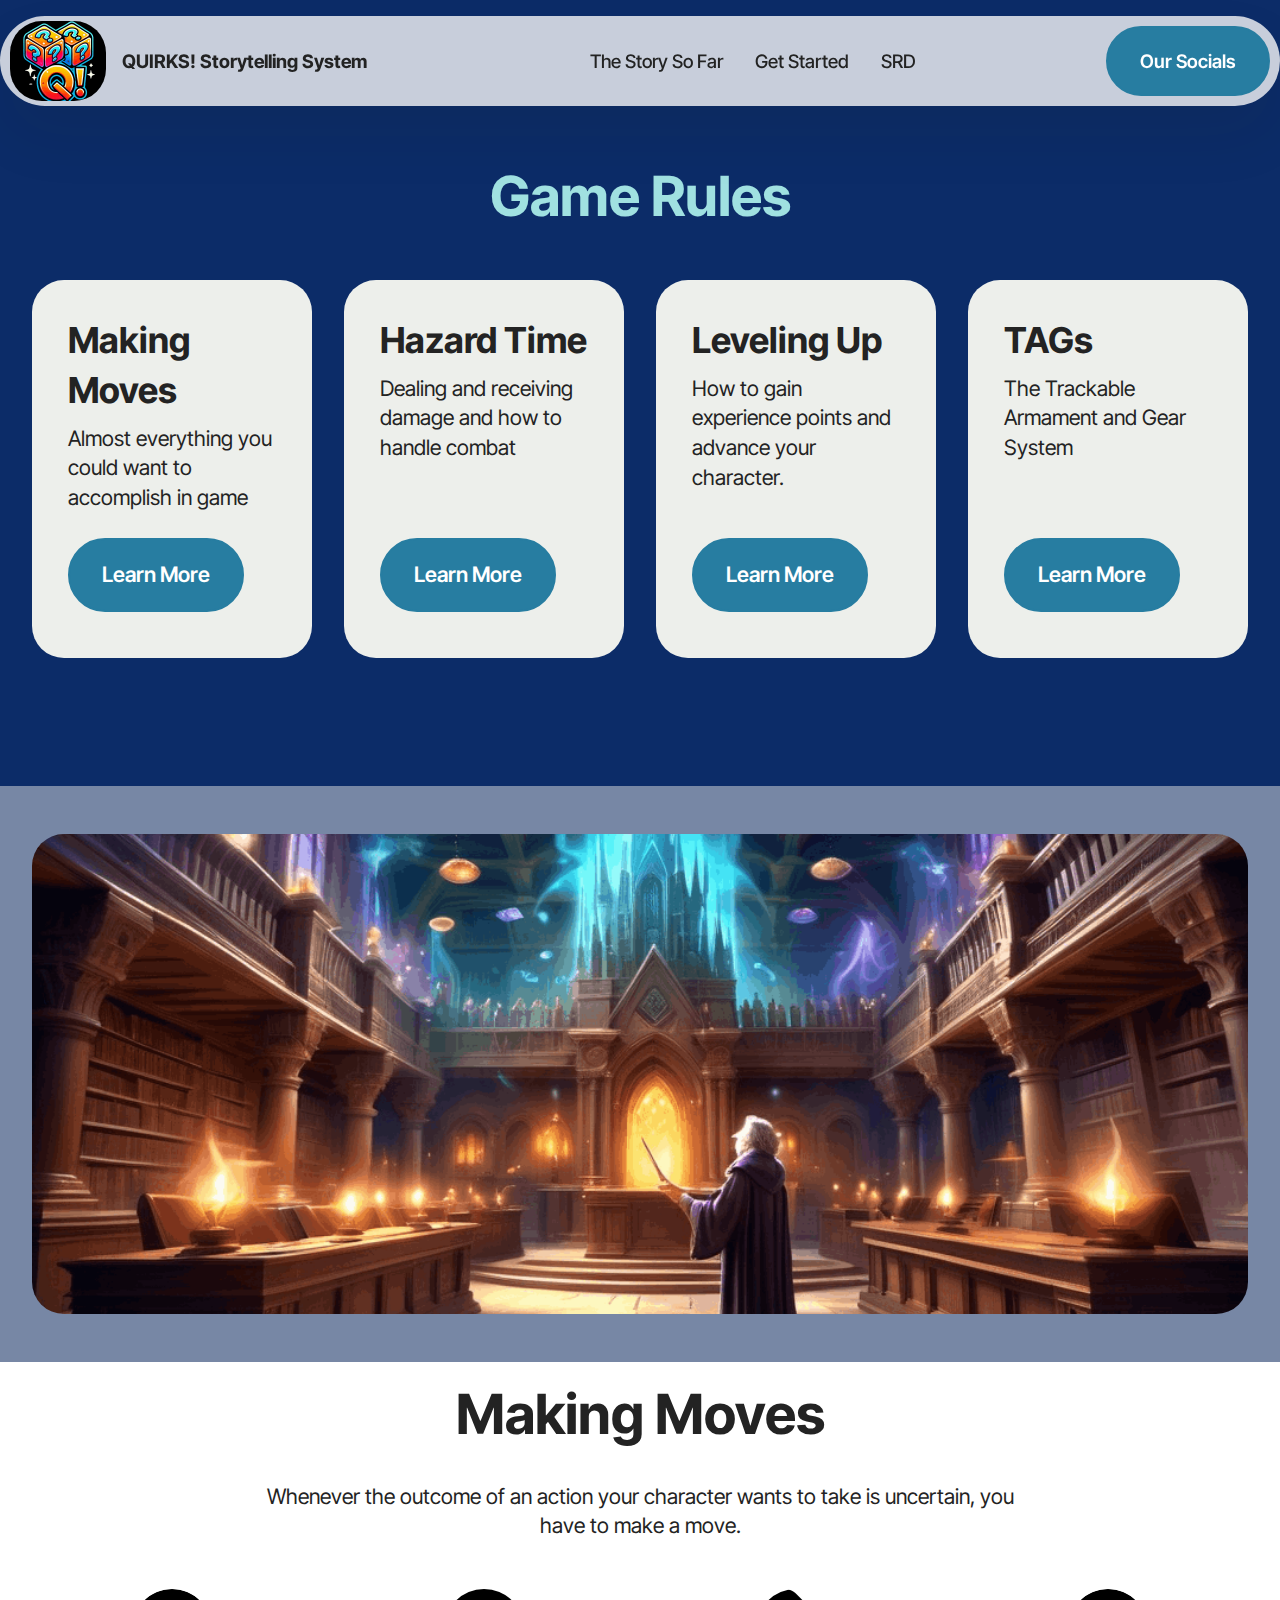
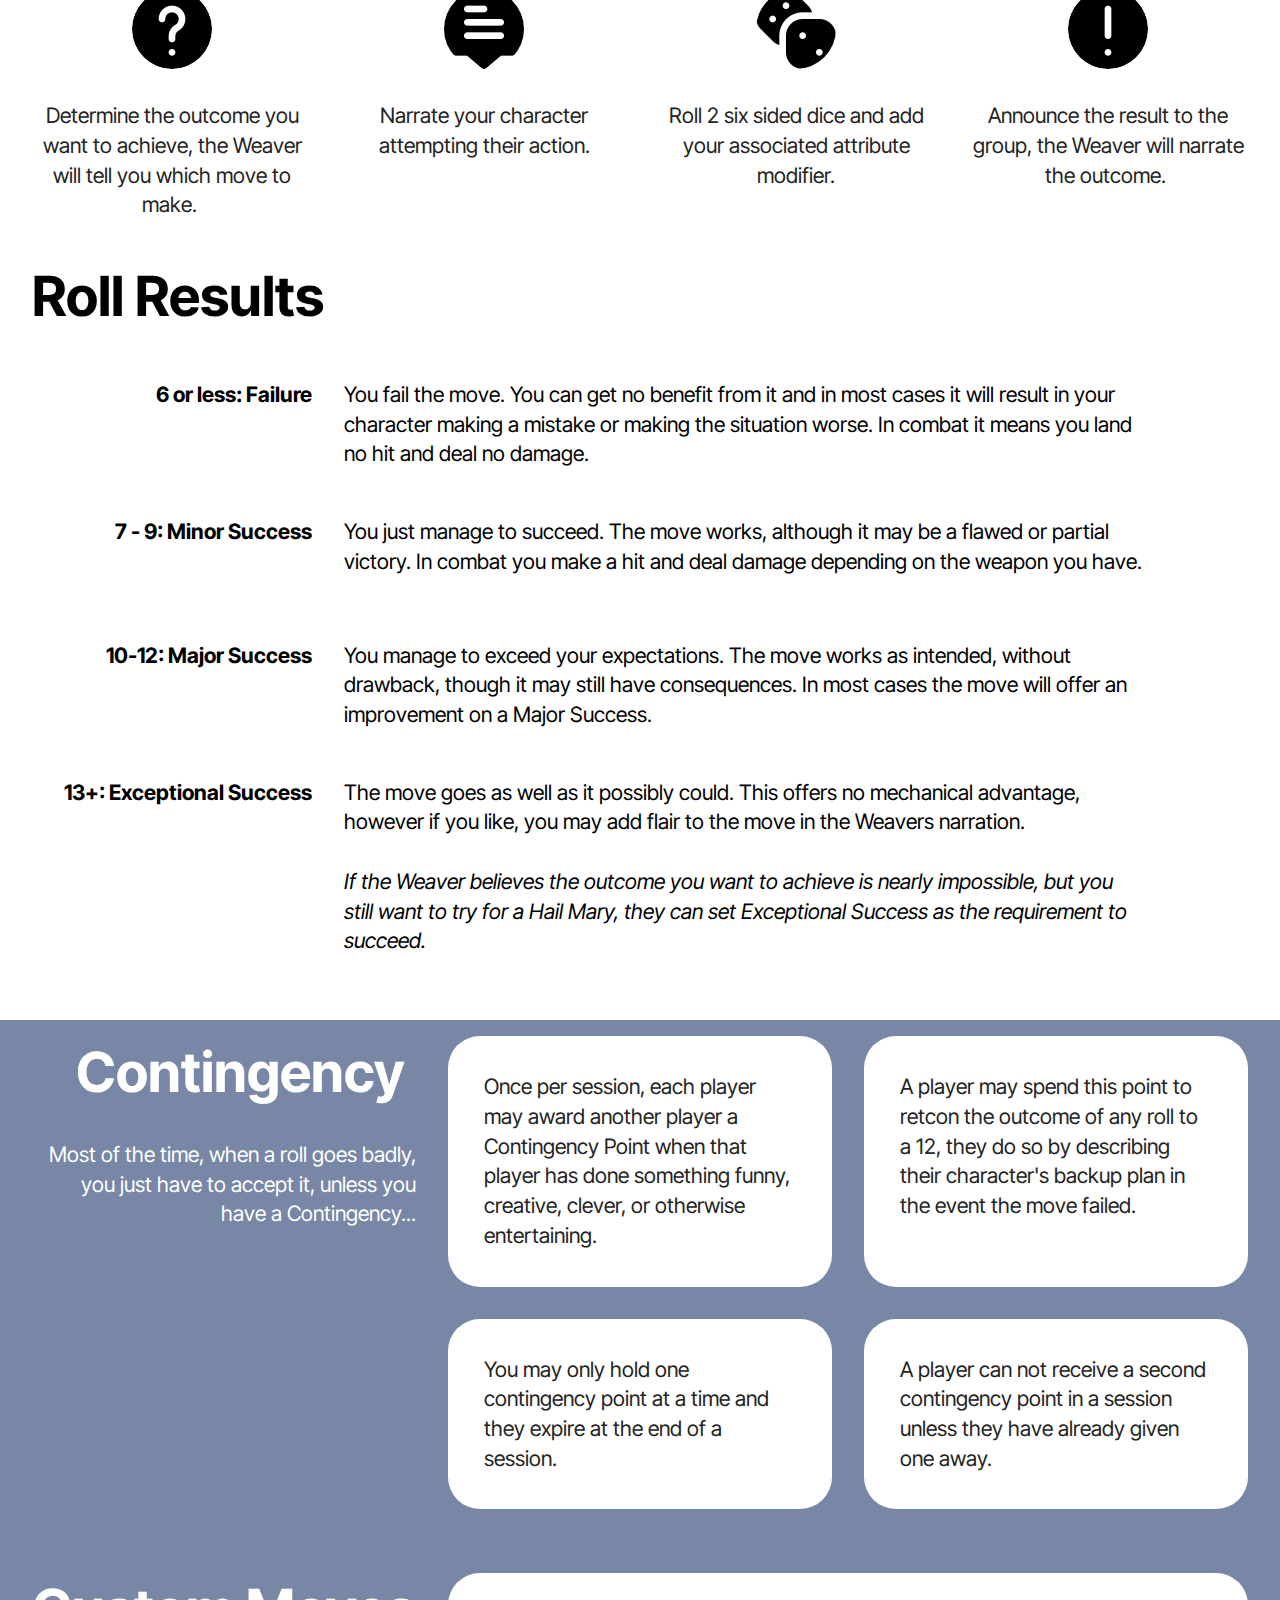
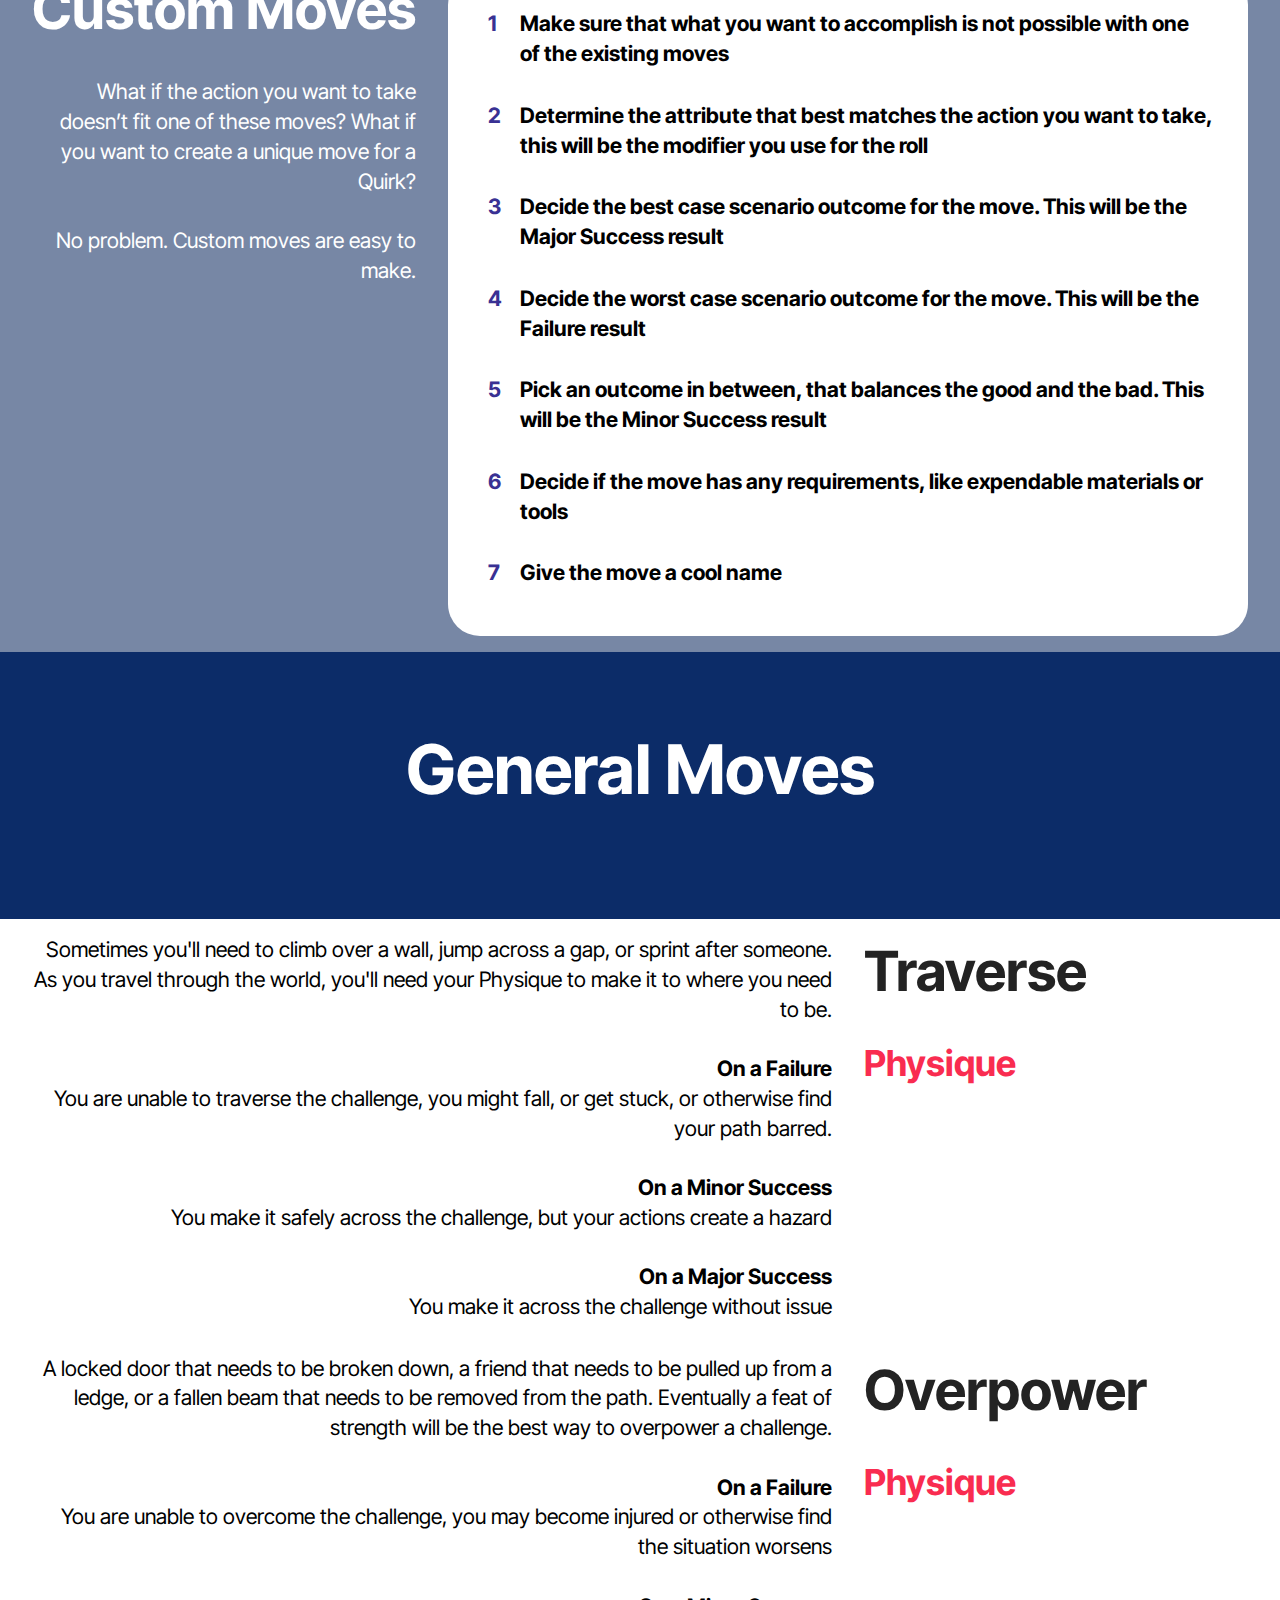
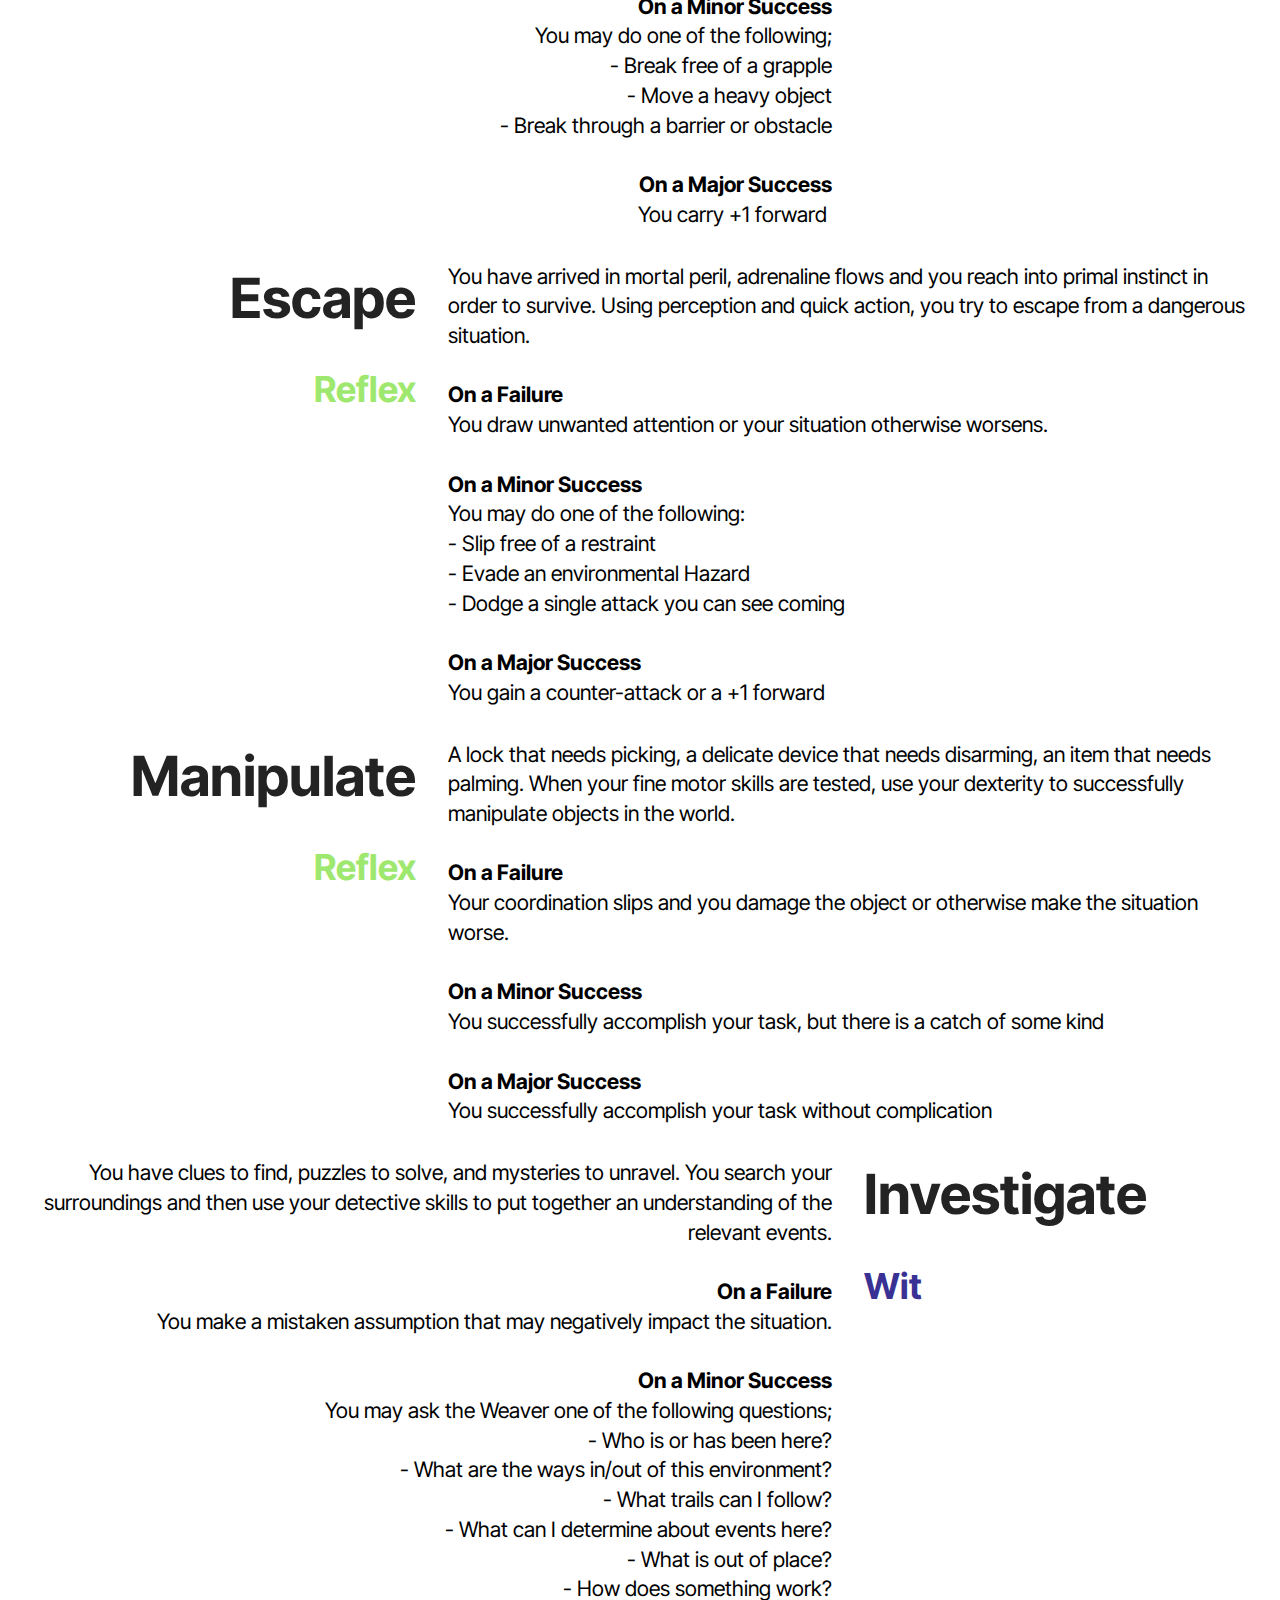
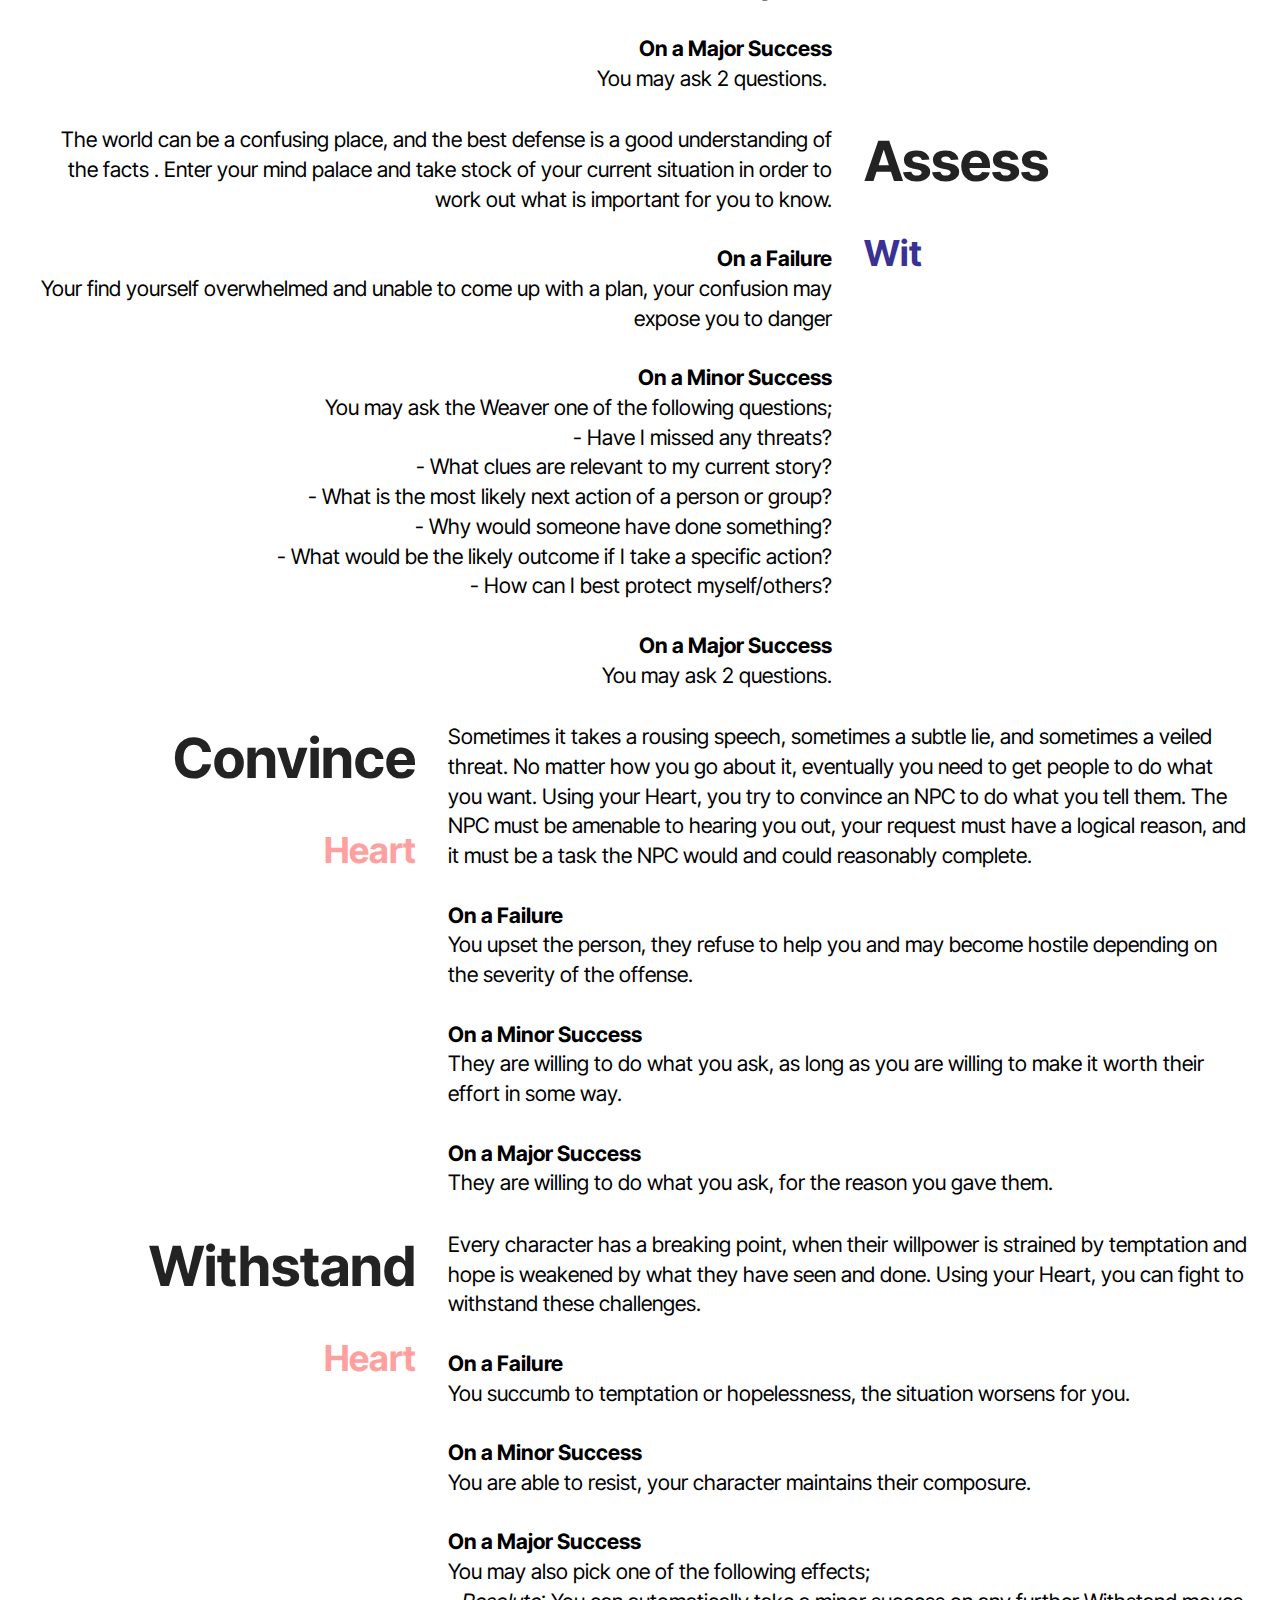
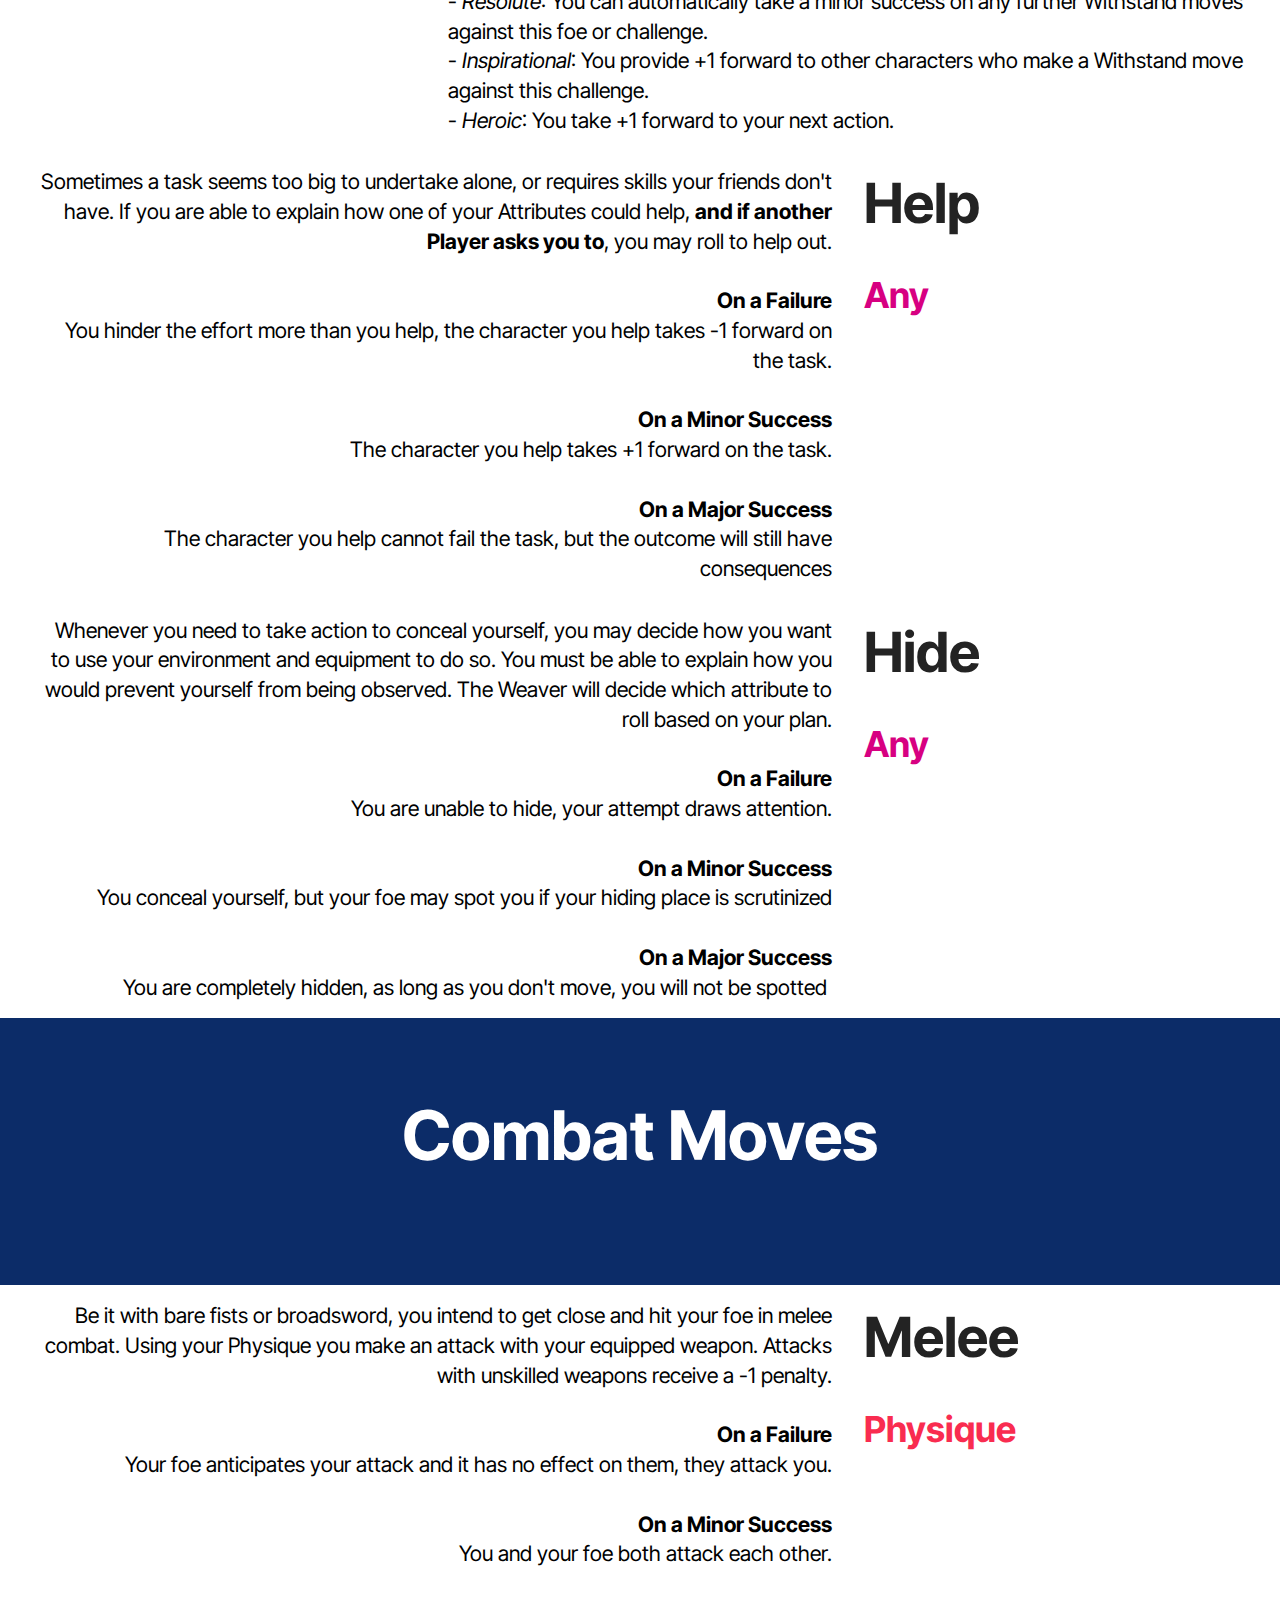
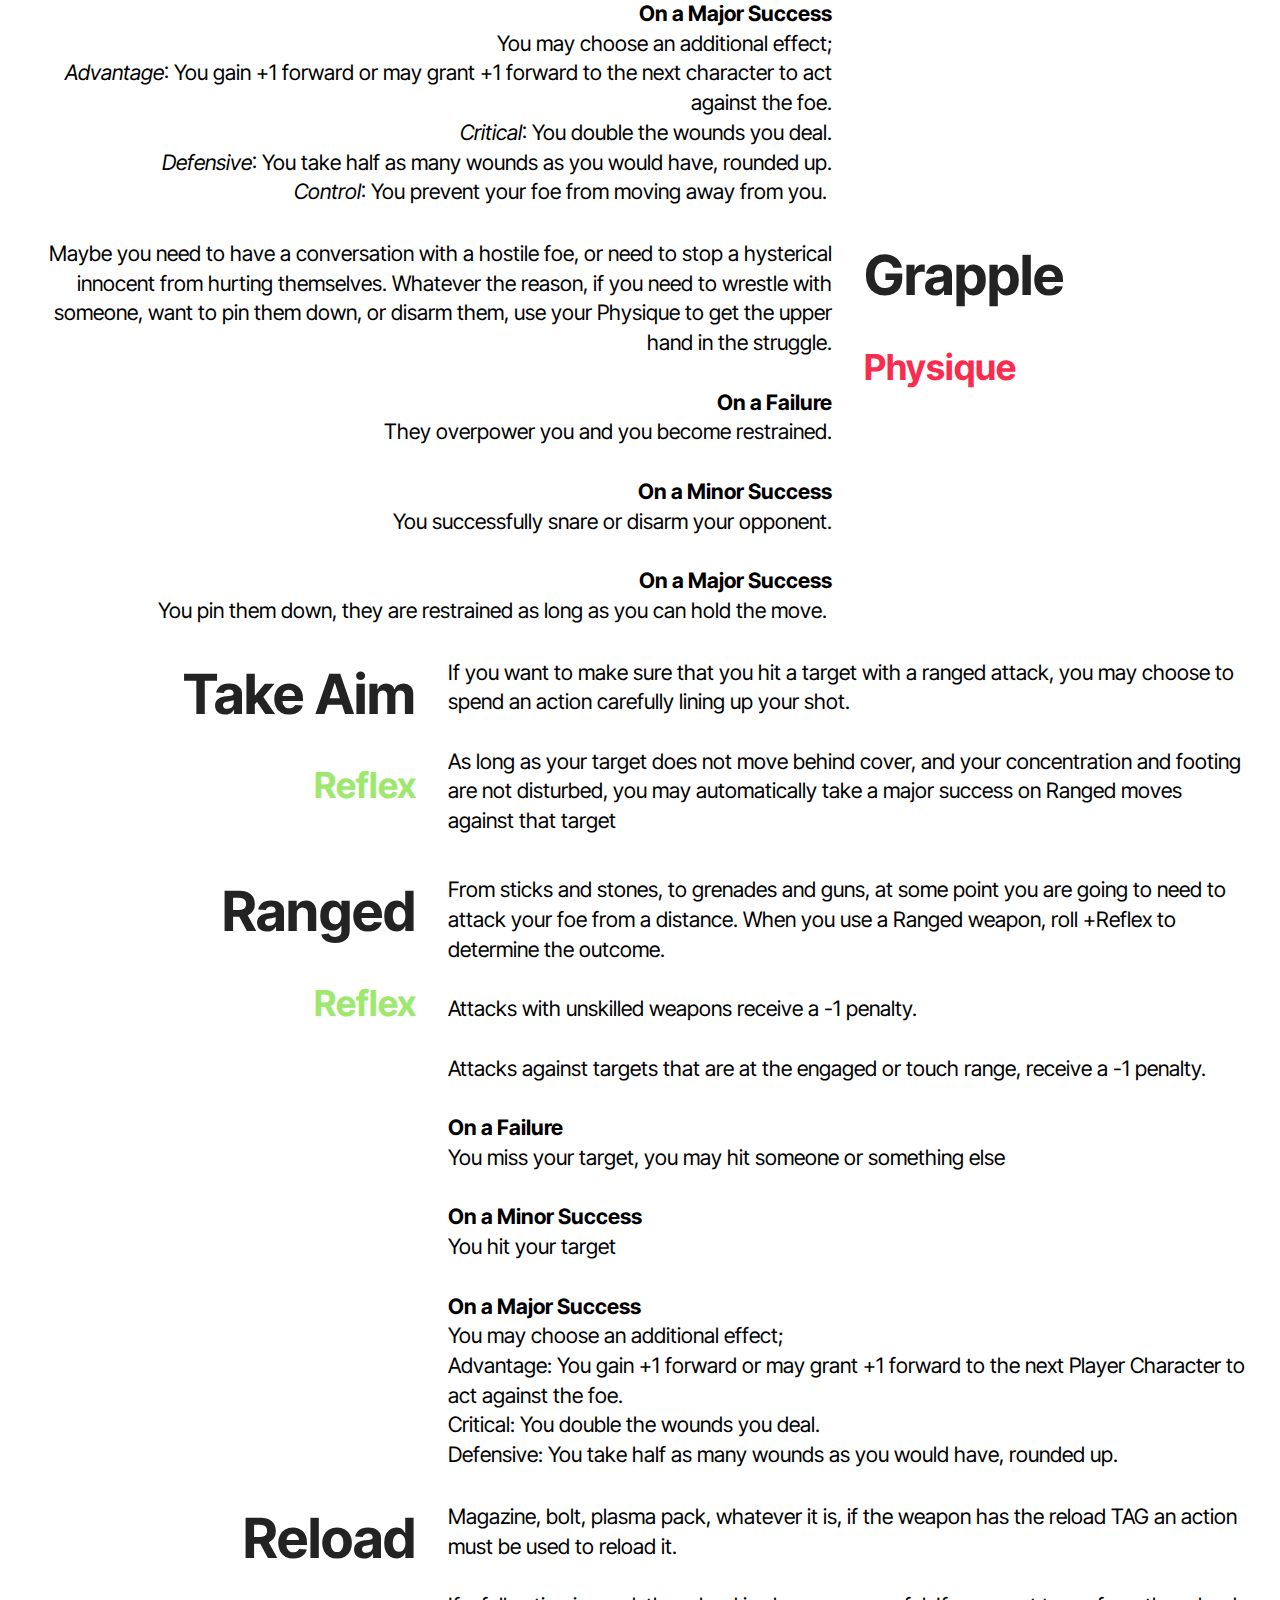
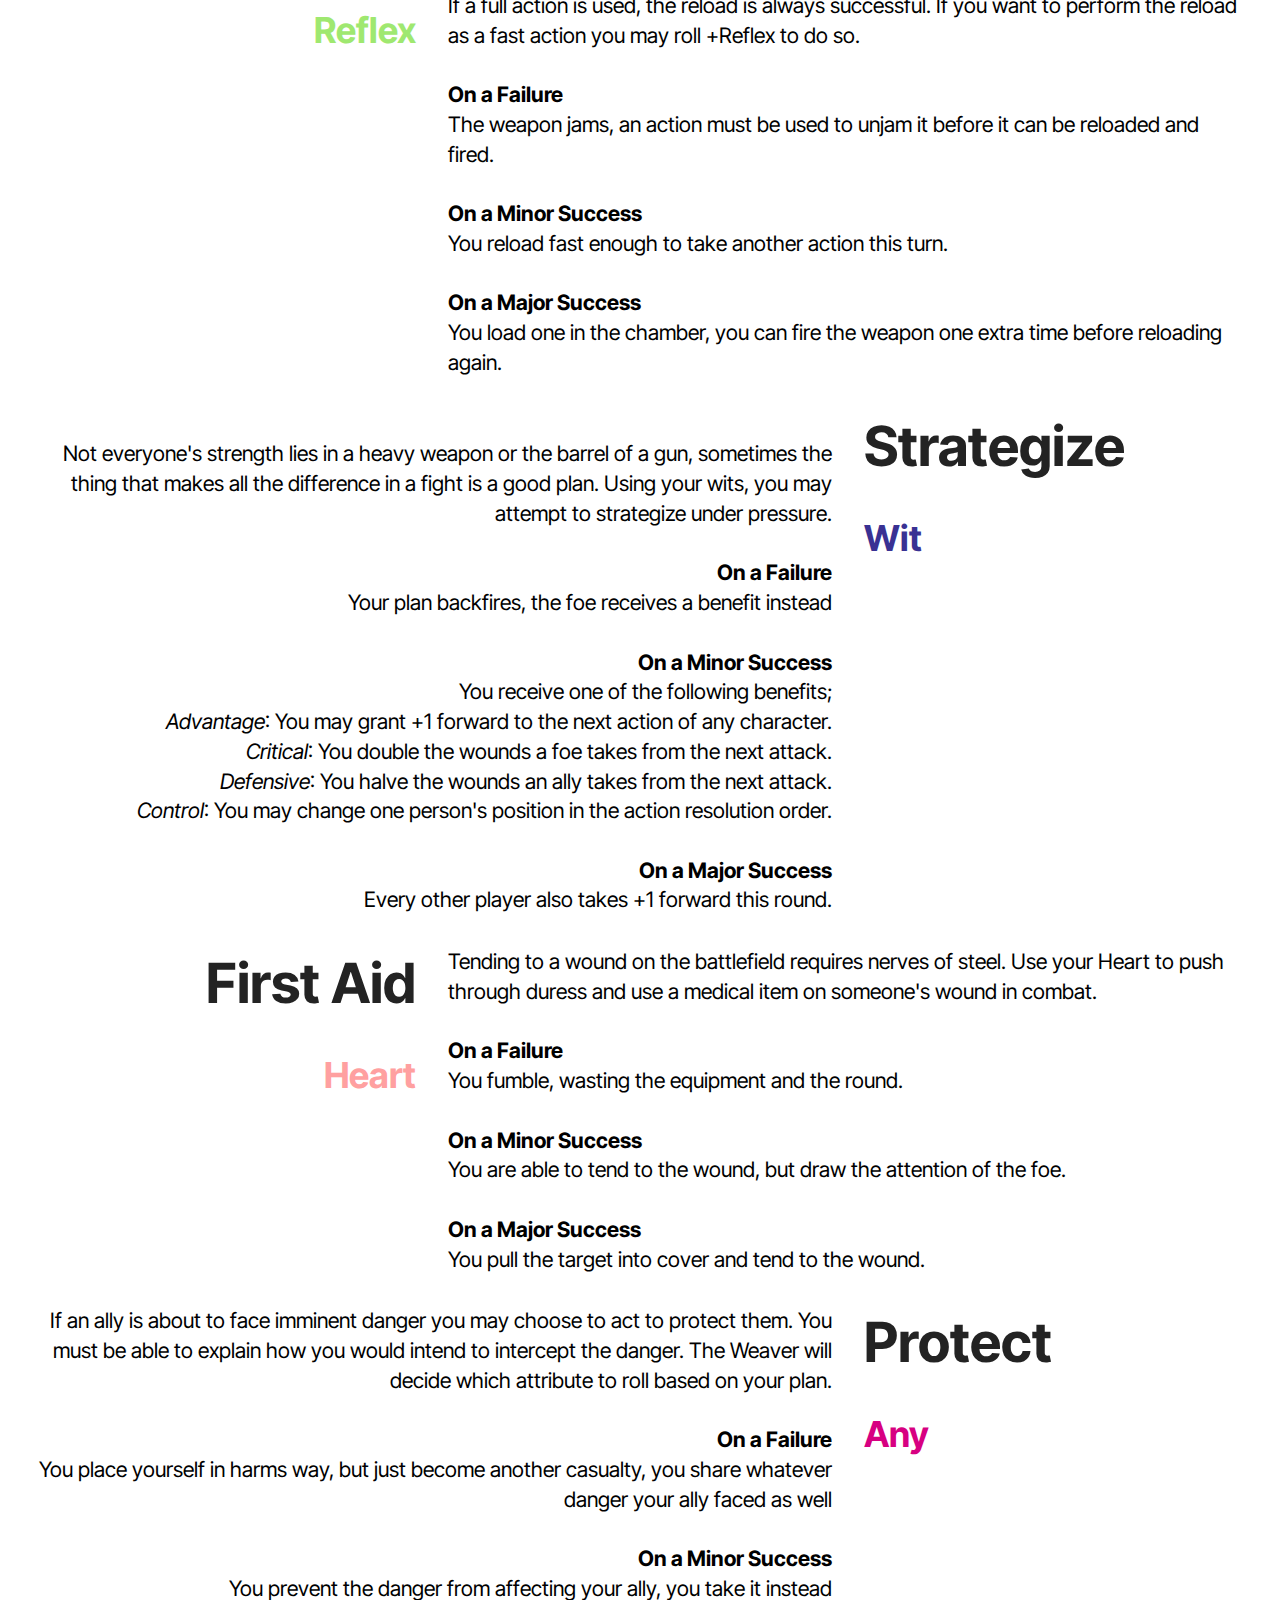
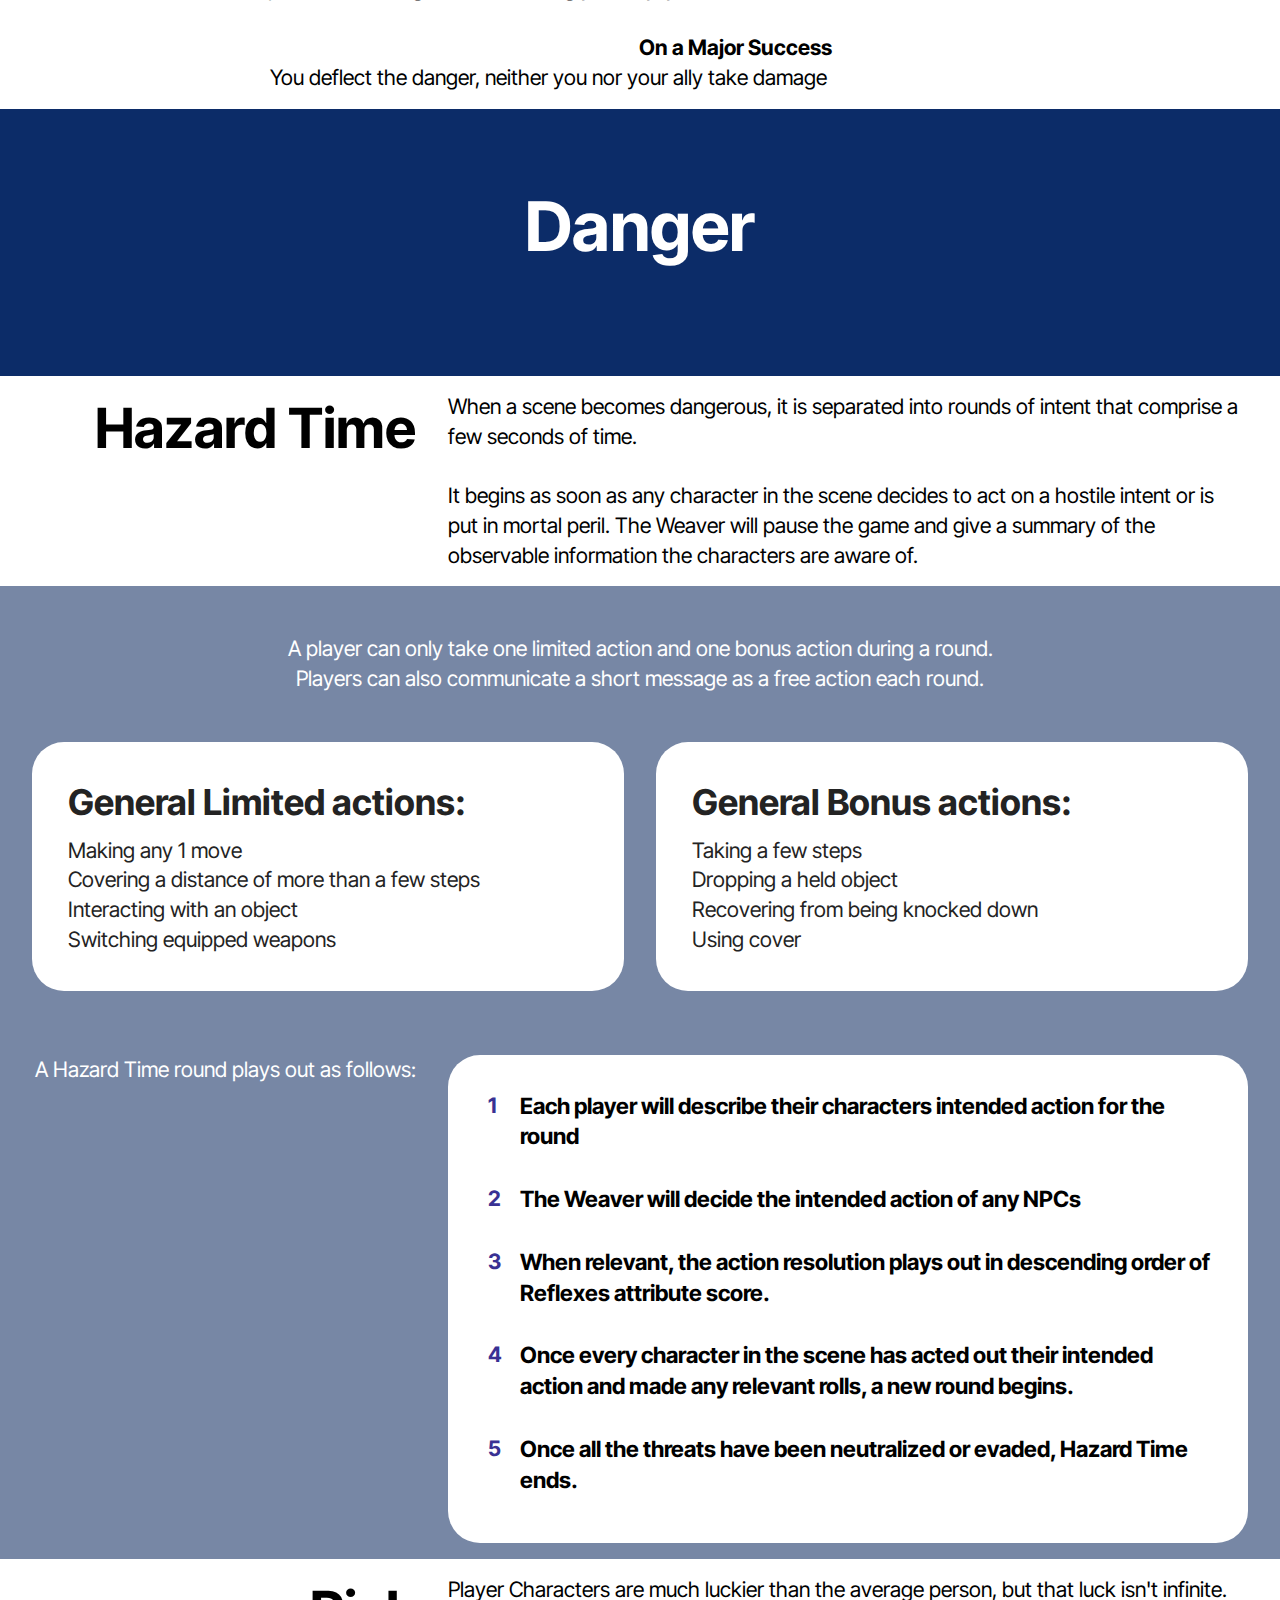
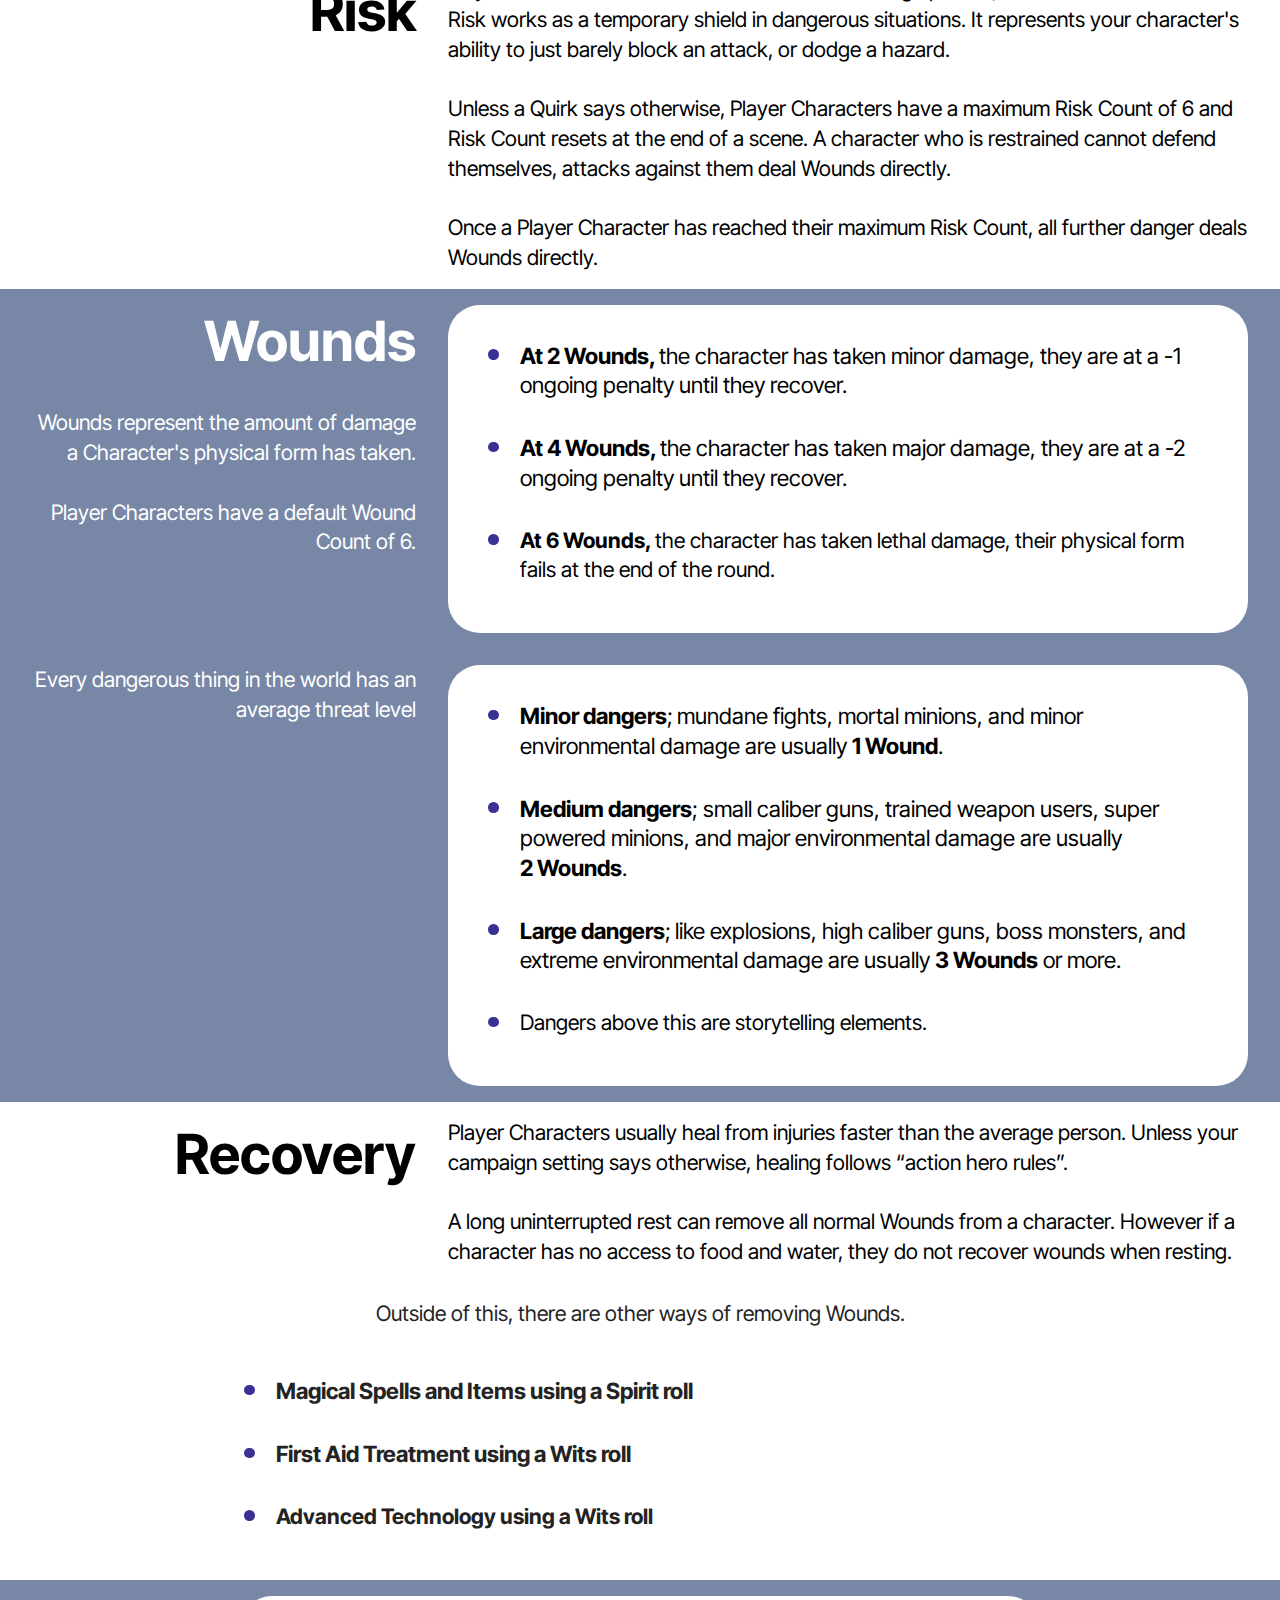
<file: rules.html>
<!DOCTYPE html>
<html  >
<head>
  <!-- Site made with Mobirise Website Builder v5.9.18, https://mobirise.com -->
  <meta charset="UTF-8">
  <meta http-equiv="X-UA-Compatible" content="IE=edge">
  <meta name="generator" content="Mobirise v5.9.18, mobirise.com">
  <meta name="viewport" content="width=device-width, initial-scale=1, minimum-scale=1">
  <link rel="shortcut icon" href="assets/images/q-logo-v2-192x192.png" type="image/x-icon">
  <meta name="description" content="">
  
  
  <title>Rules</title>
  <link rel="stylesheet" href="assets/web/assets/mobirise-icons2/mobirise2.css">
  <link rel="stylesheet" href="assets/bootstrap/css/bootstrap.min.css">
  <link rel="stylesheet" href="assets/bootstrap/css/bootstrap-grid.min.css">
  <link rel="stylesheet" href="assets/bootstrap/css/bootstrap-reboot.min.css">
  <link rel="stylesheet" href="assets/dropdown/css/style.css">
  <link rel="stylesheet" href="assets/theme/css/style.css">
  <link rel="preload" href="https://fonts.googleapis.com/css2?family=Inter+Tight:wght@400;700&display=swap&display=swap" as="style" onload="this.onload=null;this.rel='stylesheet'">
  <noscript><link rel="stylesheet" href="https://fonts.googleapis.com/css2?family=Inter+Tight:wght@400;700&display=swap&display=swap"></noscript>
  <link rel="preload" as="style" href="assets/mobirise/css/mbr-additional.css?v=GvpDRT"><link rel="stylesheet" href="assets/mobirise/css/mbr-additional.css?v=GvpDRT" type="text/css">

  
  
  
</head>
<body>
  
  <section data-bs-version="5.1" class="menu menu2 cid-uzWmqu9IFd" once="menu" id="menu02-1l">
	

	<nav class="navbar navbar-dropdown navbar-fixed-top navbar-expand-lg">
		<div class="container">
			<div class="navbar-brand">
				<span class="navbar-logo">
					
						<a href="index.html"><img src="assets/images/q-logo-v2-192x192.png" alt="Q!" style="height: 5rem;"></a>
					
				</span>
				<span class="navbar-caption-wrap"><a class="navbar-caption text-black text-primary display-4">QUIRKS! Storytelling System</a></span>
			</div>
			<button class="navbar-toggler" type="button" data-toggle="collapse" data-bs-toggle="collapse" data-target="#navbarSupportedContent" data-bs-target="#navbarSupportedContent" aria-controls="navbarNavAltMarkup" aria-expanded="false" aria-label="Toggle navigation">
				<div class="hamburger">
					<span></span>
					<span></span>
					<span></span>
					<span></span>
				</div>
			</button>
			<div class="collapse navbar-collapse" id="navbarSupportedContent">
				<ul class="navbar-nav nav-dropdown" data-app-modern-menu="true"><li class="nav-item">
						<a class="nav-link link text-black text-primary display-4" href="GameLore.html" aria-expanded="false">The Story So Far</a>
					</li><li class="nav-item"><a class="nav-link link text-black text-primary display-4" href="GetStarted.html">Get Started</a></li><li class="nav-item"><a class="nav-link link text-black text-primary display-4" href="SRD.html">SRD</a></li></ul>
				
				<div class="navbar-buttons mbr-section-btn"><a class="btn btn-primary display-4" href="https://linktr.ee/QUIRKStories" target="_blank">Our Socials<br></a></div>
			</div>
		</div>
	</nav>
</section>

<section data-bs-version="5.1" class="features5 cid-uA28GArEIB" id="features05-2e">
  

  
  
  <div class="container">
    <div class="row mb-5 justify-content-center">
      <div class="col-12 content-head">
        <h3 class="mbr-section-title mbr-fonts-style align-center mb-0 display-2">
          <strong>Game Rules</strong></h3>
        
      </div>
    </div>
    <div class="row">
      <div class="item features-without-image col-12 col-md-6 col-lg-3 item-mb">
        <div class="item-wrapper">
          <div class="card-box align-left">
            
            <h5 class="card-title mbr-fonts-style display-5"><strong>Making Moves</strong></h5>
            <p class="card-text mbr-fonts-style display-7">
              Almost everything you could want to accomplish in game
            </p>

            <div class="mbr-section-btn item-footer"><a href="rules.html#features016-1n" class="btn item-btn btn-primary display-7">Learn More</a></div>
          </div>
        </div>
      </div>
      <div class="item features-without-image col-12 col-md-6 col-lg-3 item-mb">
        <div class="item-wrapper">
          <div class="card-box align-left">
            
            <h5 class="card-title mbr-fonts-style display-5"><strong>Hazard Time</strong></h5>
            <p class="card-text mbr-fonts-style display-7">
              Dealing and receiving damage and how to handle combat
            </p>

            <div class="mbr-section-btn item-footer"><a href="rules.html#header19-3h" class="btn item-btn btn-primary display-7">Learn More</a></div>
          </div>
        </div>
      </div>
      <div class="item features-without-image col-12 col-md-6 col-lg-3 item-mb">
        <div class="item-wrapper">
          <div class="card-box align-left">
            
            <h5 class="card-title mbr-fonts-style display-5"><strong>Leveling Up</strong></h5>
            <p class="card-text mbr-fonts-style display-7">
              How to gain experience points and advance your character. 
            </p>

            <div class="mbr-section-btn item-footer"><a href="rules.html#header19-3s" class="btn item-btn btn-primary display-7">Learn More</a></div>
          </div>
        </div>
      </div><div class="item features-without-image col-12 col-md-6 col-lg-3 item-mb">
        <div class="item-wrapper">
          <div class="card-box align-left">
            
            <h5 class="card-title mbr-fonts-style display-5"><strong>TAGs</strong></h5>
            <p class="card-text mbr-fonts-style display-7">
              The Trackable Armament and Gear System
            </p>

            <div class="mbr-section-btn item-footer"><a href="rules.html#article11-2k" class="btn item-btn btn-primary display-7">Learn More</a></div>
          </div>
        </div>
      </div>
    </div>
  </div>
</section>

<section data-bs-version="5.1" class="image07 cid-uA7K0oZp5F" id="image07-32">
  

  
  
  <div class="container">
    <div class="row justify-content-center">
      <div class="card col-12 col-lg-12">
        <div class="card-wrapper wrap">
          <div class="card-box align-center">
           
            
            
          </div>
        </div>
      </div>
    </div>

    
  </div>
</section>

<section data-bs-version="5.1" class="features16 cid-uA1uYHwLxq" id="features016-1n">  
  
  
  
  <div class="container">
    <div class="row justify-content-center mb-5">
      <div class="col-12 content-head">
        <h4 class="mbr-section-title mbr-fonts-style align-center mb-0 display-2"><strong>Making Moves</strong></h4>
        <h5 class="mbr-section-subtitle mbr-fonts-style align-center mb-0 mt-4 display-7">Whenever the outcome of an action your character wants to take is uncertain, you have to make a move.</h5>
      </div>
    </div>
    <div class="row justify-content-center">
      
      
      <div class="item features-without-image col-12 col-lg-3 active">
        <div class="item-wrapper">
          <div class="card-box">
            <div class="img-box">
              <div class="image-wrapper mb-3">
                <img src="assets/images/interrogation-160x160.png" alt="" data-slide-to="0" data-bs-slide-to="0">
              </div>
            </div>
            
            <h5 class="card-text mbr-fonts-style mt-3 display-7">Determine the outcome you want to achieve, the Weaver will tell you which move to make.&nbsp;</h5>
            <div class="link-wrap">
              
            </div>
          </div>
        </div>
      </div><div class="item features-without-image col-12 col-lg-3">
        <div class="item-wrapper">
          <div class="card-box">
            <div class="img-box">
              <div class="image-wrapper mb-3">
                <img src="assets/images/comment-alt-1-160x160.png" alt="" data-slide-to="1" data-bs-slide-to="1">
              </div>
            </div>
            
            <h5 class="card-text mbr-fonts-style mt-3 display-7">Narrate your character attempting their action.</h5>
            <div class="link-wrap">
              
            </div>
          </div>
        </div>
      </div><div class="item features-without-image col-12 col-lg-3">
        <div class="item-wrapper">
          <div class="card-box">
            <div class="img-box">
              <div class="image-wrapper mb-3">
                <img src="assets/images/dice-alt-1-160x160.png" alt="" data-slide-to="3" data-bs-slide-to="3">
              </div>
            </div>
            
            <h5 class="card-text mbr-fonts-style mt-3 display-7">Roll 2 six sided dice and add your associated attribute modifier.</h5>
            <div class="link-wrap">
              
            </div>
          </div>
        </div>
      </div><div class="item features-without-image col-12 col-lg-3">
        <div class="item-wrapper">
          <div class="card-box">
            <div class="img-box">
              <div class="image-wrapper mb-3">
                <img src="assets/images/exclamation-160x160.png" alt="" data-slide-to="4" data-bs-slide-to="4">
              </div>
            </div>
            
            <h5 class="card-text mbr-fonts-style mt-3 display-7">Announce the result to the group, the Weaver will narrate the outcome.&nbsp;</h5>
            <div class="link-wrap">
              
            </div>
          </div>
        </div>
      </div>
    </div>
  </div>
</section>

<section data-bs-version="5.1" class="list03 cid-uA1vzWImnQ" id="list03-1x">
  
  <div class="container">
    <div class="row justify-content-center">
      <div class="col-12 mb-5 content-head">
        <h3 class="mbr-section-title mbr-fonts-style align-center mb-0 display-2"><strong>Roll Results</strong></h3>
        
      </div>
    </div>

    <div class="row justify-content-left item features-without-image mt-0 mb-5 active">
      <div class="col-12 col-md-12 col-lg-3">
        <h5 class="mbr-card-title mbr-fonts-style mt-0 mb-3 display-7"><strong>6 or less: Failure</strong></h5>
      </div>
      <div class="col-md-12 col-lg-8 item-wrapper">
        <p class="mbr-text mbr-fonts-style mt-0 mb-0 display-7">
          You fail the move. You can get no benefit from it and in most cases it will result in your character making a mistake or making the situation worse. In combat it means you land no hit and deal no damage.&nbsp;</p>
      </div>
    </div>
    <div class="row justify-content-left item features-without-image mt-0 mb-5">
      <div class="col-12 col-md-12 col-lg-3">
        <h5 class="mbr-card-title mbr-fonts-style mt-0 mb-3 display-7"><strong>7 - 9: Minor Success
</strong><div><strong><br></strong></div></h5>
      </div>
      <div class="col-md-12 col-lg-8 item-wrapper">
        <p class="mbr-text mbr-fonts-style mt-0 mb-0 display-7">You just manage to succeed. The move works, although it may be a flawed or partial victory. In combat you make a hit and deal damage depending on the weapon you have.</p>
      </div>
    </div><div class="row justify-content-left item features-without-image mt-0 mb-5">
      <div class="col-12 col-md-12 col-lg-3">
        <h5 class="mbr-card-title mbr-fonts-style mt-0 mb-3 display-7"><div><strong>10-12: Major Success
</strong></div><div><strong><br></strong></div></h5>
      </div>
      <div class="col-md-12 col-lg-8 item-wrapper">
        <p class="mbr-text mbr-fonts-style mt-0 mb-0 display-7">You manage to exceed your expectations. The move works as intended, without drawback, though it may still have consequences. In most cases the move will offer an improvement on a Major Success.</p>
      </div>
    </div>
    <div class="row justify-content-left item features-without-image mt-0 mb-5">
      <div class="col-12 col-md-12 col-lg-3">
        <h5 class="mbr-card-title mbr-fonts-style mt-0 mb-3 display-7"><strong>13+: Exceptional Success</strong></h5>
      </div>
      <div class="col-md-12 col-lg-8 item-wrapper">
        <p class="mbr-text mbr-fonts-style mt-0 mb-0 display-7">The move goes as well as it possibly could. This offers no mechanical advantage, however if you like, you may add flair to the move in the Weavers narration. <br><br><em>If the Weaver believes the outcome you want to achieve is nearly impossible, but you still want to try for a Hail Mary, they can set Exceptional Success as the requirement to succeed.</em>&nbsp;</p>
      </div>
    </div>

  </div>
</section>

<section data-bs-version="5.1" class="features037 cid-uA7Yr14b3X" id="features037-3d">
	
	
	
	<div class="container">
		<div class="row justify-content-center">
			<div class="col-lg-4">
				<div class="col-12 col-md-12">
					<h5 class="mbr-section-title mbr-fonts-style mt-0 mb-4 display-2"><strong>Contingency&nbsp;</strong></h5>
					<h6 class="mbr-section-subtitle mbr-fonts-style mt-0 mb-4 display-7">
						Most of the time, when a roll goes badly, you just have to accept it, unless you have a Contingency...</h6>
					
				</div>
			</div>

			<div class="col-lg-8 side-features">
				<div class="item features-without-image col-12 col-md-12 col-lg-6 item-mb active">
					<div class="item-wrapper">
						<div class="item-content align-left">
							
							
							<p class="card-text mbr-fonts-style display-7">
								Once per session, each player may award another player a Contingency Point when that player has done something funny, creative, clever, or otherwise entertaining.</p>
							
						</div>

					</div>
				</div>
				<div class="item features-without-image col-12 col-md-12 col-lg-6 item-mb">
					<div class="item-wrapper">
						<div class="item-content align-left">
							
							
							<p class="card-text mbr-fonts-style display-7">A player may spend this point to retcon the outcome of any roll to a 12, they do so by describing their character's backup plan in the event the move failed.<br></p>
							
						</div>

					</div>
				</div><div class="item features-without-image col-12 col-md-12 col-lg-6 item-mb">
					<div class="item-wrapper">
						<div class="item-content align-left">
							
							
							<p class="card-text mbr-fonts-style display-7">You may only hold one contingency point at a time and they expire at the end of a session. <br></p>
							
						</div>

					</div>
				</div><div class="item features-without-image col-12 col-md-12 col-lg-6 item-mb">
					<div class="item-wrapper">
						<div class="item-content align-left">
							
							
							<p class="card-text mbr-fonts-style display-7">A player can not receive a second contingency point in a session unless they have already given one away.<br></p>
							
						</div>

					</div>
				</div>
				
				

			</div>
		</div>
	</div>
</section>

<section data-bs-version="5.1" class="article22 cid-uA8g0j2nb0" id="article22-40">
  
  
  
  <div class="container">
    <div class="row justify-content-center">
      <div class="col-lg-4">
        <div class="col-12 col-md-12">
          <h5 class="mbr-section-title mbr-fonts-style mt-0 mb-4 display-2"><strong>Custom Moves</strong></h5>
          <h6 class="mbr-section-subtitle mbr-fonts-style mt-0 mb-4 display-7">What if the action you want to take doesn’t fit one of these moves? What if you want to create a unique move for a Quirk? <br><br>No problem. Custom moves are easy to make.</h6>
          
        </div>
      </div>

      <div class="col-lg-8 side-features">
        <div class="item-wrapper align-left">
          <div class="counter-container mbr-text mbr-fonts-style display-7">
            <ol>
              <li><strong>Make sure that what you want to accomplish is not possible with one of the existing moves</strong></li><li><strong>Determine the attribute that best matches the action you want to take, this will be the modifier you use for the roll</strong></li><li><strong>Decide the best case scenario outcome for the move. This will be the Major Success result
</strong></li><li><strong>Decide the worst case scenario outcome for the move. This will be the Failure result</strong></li><li><strong>Pick an outcome in between, that balances the good and the bad. This will be the Minor Success result</strong></li><li><strong>Decide if the move has any requirements, like expendable materials or tools</strong></li><li><strong>Give the move a cool name</strong></li>
            </ol>
          </div>
        </div>




      </div>
    </div>
  </div>
</section>

<section data-bs-version="5.1" class="header19 cid-uA1v1iywLB" id="header19-1o">
  

  
  
  <div class="container">
    <div class="row">
      <div class="content-wrap col-12 col-md-12">
        <h1 class="mbr-section-title mbr-fonts-style mb-4 display-1">
          <strong>General Moves</strong><strong><br></strong></h1>
        
        
        
      </div>
    </div>
  </div>
</section>

<section data-bs-version="5.1" class="article15 cid-uA1v3pxAaR" id="article15-1p">
    
    <div class="container">
        <div class="row justify-content-center">
            <div class="col-12 col-md">
                <h5 class="mbr-section-title mbr-fonts-style mt-0 mb-4 display-2">
                <strong>Traverse</strong></h5>
                <h6 class="mbr-section-subtitle mbr-fonts-style mt-0 mb-4 display-5">
                  <strong>Physique</strong></h6>
            </div>
            <div class="col-md-12 col-lg-8">
              <p class="mbr-text mbr-fonts-style mt-0 mb-0 display-7">Sometimes you'll need to climb over a wall, jump across a gap, or sprint after someone. As you travel through the world, you'll need your Physique to make it to where you need to be.
<br><br><strong>On a Failure<br></strong>You are unable to traverse the challenge, you might fall, or get stuck, or otherwise find your path barred.
<br><br><strong>On a Minor Success<br></strong>You make it safely across the challenge, but your actions create a hazard
<br><br><strong>On a Major Success<br></strong>You make it across the challenge without issue</p>
            </div>
        </div>
    </div>
</section>

<section data-bs-version="5.1" class="article15 cid-uA1v44L03a" id="article15-1q">
    
    <div class="container">
        <div class="row justify-content-center">
            <div class="col-12 col-md">
                <h5 class="mbr-section-title mbr-fonts-style mt-0 mb-4 display-2">
                <strong>Overpower</strong></h5>
                <h6 class="mbr-section-subtitle mbr-fonts-style mt-0 mb-4 display-5">
                  <strong>Physique</strong></h6>
            </div>
            <div class="col-md-12 col-lg-8">
              <p class="mbr-text mbr-fonts-style mt-0 mb-0 display-7">A locked door that needs to be broken down, a friend that needs to be pulled up from a ledge, or a fallen beam that needs to be removed from the path. Eventually a feat of strength will be the best way to overpower a challenge.
<br><br><strong>On a Failure<br></strong>You are unable to overcome the challenge, you may become injured or otherwise find the situation worsens
<br><br><strong>On a Minor Success<br></strong>You may do one of the following;
<br>- Break free of a grapple
<br>- Move a heavy object
<br>- Break through a barrier or obstacle
<br><br><strong>On a Major Success<br></strong>You carry +1 forward&nbsp;<br></p>
            </div>
        </div>
    </div>
</section>

<section data-bs-version="5.1" class="article15 cid-uA1v6dTIQP" id="article15-1r">
    
    <div class="container">
        <div class="row justify-content-center">
            <div class="col-12 col-md">
                <h5 class="mbr-section-title mbr-fonts-style mt-0 mb-4 display-2">
                <strong>Escape</strong>
                </h5>
                <h6 class="mbr-section-subtitle mbr-fonts-style mt-0 mb-4 display-5">
                  <strong>Reflex</strong>
                </h6>
            </div>
            <div class="col-md-12 col-lg-8">
              <p class="mbr-text mbr-fonts-style mt-0 mb-0 display-7">You have arrived in mortal peril, adrenaline flows and you reach into primal instinct in order to survive. Using perception and quick action, you try to escape from a dangerous situation.
<br>
<br><strong>On a Failure
</strong><br>You draw unwanted attention or your situation otherwise worsens.
<br>
<br><strong>On a Minor Success</strong><br>You may do one of the following:
<br>- Slip free of a restraint
<br>- Evade an environmental Hazard
<br>- Dodge a single attack you can see coming
<br>
<br><strong>On a Major Success
</strong><br>You gain a counter-attack or a +1 forward</p>
            </div>
        </div>
    </div>
</section>

<section data-bs-version="5.1" class="article15 cid-uA1v72sJFw" id="article15-1s">
    
    <div class="container">
        <div class="row justify-content-center">
            <div class="col-12 col-md">
                <h5 class="mbr-section-title mbr-fonts-style mt-0 mb-4 display-2">
                <strong>Manipulate</strong></h5>
                <h6 class="mbr-section-subtitle mbr-fonts-style mt-0 mb-4 display-5">
                  <strong>Reflex</strong>
                </h6>
            </div>
            <div class="col-md-12 col-lg-8">
              <p class="mbr-text mbr-fonts-style mt-0 mb-0 display-7">A lock that needs picking, a delicate device that needs disarming, an item that needs palming. When your fine motor skills are tested, use your dexterity to successfully manipulate objects in the world.
<br>
<br><strong>On a Failure
<br></strong>Your coordination slips and you damage the object or otherwise make the situation worse.
<br>
<br><strong>On a Minor Success
<br></strong>You successfully accomplish your task, but there is a catch of some kind
<br>
<br><strong>On a Major Success
<br></strong>You successfully accomplish your task without complication&nbsp;</p>
            </div>
        </div>
    </div>
</section>

<section data-bs-version="5.1" class="article15 cid-uA1v7JTiKJ" id="article15-1t">
    
    <div class="container">
        <div class="row justify-content-center">
            <div class="col-12 col-md">
                <h5 class="mbr-section-title mbr-fonts-style mt-0 mb-4 display-2">
                <strong>Investigate</strong></h5>
                <h6 class="mbr-section-subtitle mbr-fonts-style mt-0 mb-4 display-5">
                  <strong>Wit</strong></h6>
            </div>
            <div class="col-md-12 col-lg-8">
              <p class="mbr-text mbr-fonts-style mt-0 mb-0 display-7">You have clues to find, puzzles to solve, and mysteries to unravel. You search your surroundings and then use your detective skills to put together an understanding of the relevant events.
<br><br><strong>On a Failure<br></strong>You make a mistaken assumption that may negatively impact the situation.
<br><br><strong>On a Minor Success<br></strong>You may ask the Weaver one of the following questions;
<br>- Who is or has been here?
<br>- What are the ways in/out of this environment?
<br>- What trails can I follow?
<br>- What can I determine about events here?
<br>- What is out of place?
<br>- How does something work?
<br><br><strong>On a Major Success<br></strong>You may ask 2 questions.&nbsp;<br></p>
            </div>
        </div>
    </div>
</section>

<section data-bs-version="5.1" class="article15 cid-uA1v8hV8G0" id="article15-1u">
    
    <div class="container">
        <div class="row justify-content-center">
            <div class="col-12 col-md">
                <h5 class="mbr-section-title mbr-fonts-style mt-0 mb-4 display-2">
                <strong>Assess</strong></h5>
                <h6 class="mbr-section-subtitle mbr-fonts-style mt-0 mb-4 display-5">
                  <strong>Wit</strong></h6>
            </div>
            <div class="col-md-12 col-lg-8">
              <p class="mbr-text mbr-fonts-style mt-0 mb-0 display-7">The world can be a confusing place, and the best defense is a good understanding of the facts . Enter your mind palace and take stock of your current situation in order to work out what is important for you to know.
<br><br><strong>On a Failure<br></strong>Your find yourself overwhelmed and unable to come up with a plan, your confusion may expose you to danger<br><br><strong>On a Minor Success<br></strong>You may ask the Weaver one of the following questions;
<br>- Have I missed any threats?
<br>- What clues are relevant to my current story?
<br>- What is the most likely next action of a person or group?
<br>- Why would someone have done something?
<br>- What would be the likely outcome if I take a specific action?
<br>- How can I best protect myself/others?
<br><br><strong>On a Major Success<br></strong>You may ask 2 questions.<br></p>
            </div>
        </div>
    </div>
</section>

<section data-bs-version="5.1" class="article15 cid-uA1v8Q1Aag" id="article15-1v">
    
    <div class="container">
        <div class="row justify-content-center">
            <div class="col-12 col-md">
                <h5 class="mbr-section-title mbr-fonts-style mt-0 mb-4 display-2">
                <strong>Convince</strong></h5>
                <h6 class="mbr-section-subtitle mbr-fonts-style mt-0 mb-4 display-5">
                  <strong>Heart</strong></h6>
            </div>
            <div class="col-md-12 col-lg-8">
              <p class="mbr-text mbr-fonts-style mt-0 mb-0 display-7">Sometimes it takes a rousing speech, sometimes a subtle lie, and sometimes a veiled threat. No matter how you go about it, eventually you need to get people to do what you want. Using your Heart, you try to convince an NPC to do what you tell them. The NPC must be amenable to hearing you out, your request must have a logical reason, and it must be a task the NPC would and could reasonably complete.
<br><br><strong>On a Failure<br></strong>You upset the person, they refuse to help you and may become hostile depending on the severity of the offense.
<br><br><strong>On a Minor Success<br></strong>They are willing to do what you ask, as long as you are willing to make it worth their effort in some way.
<br><br><strong>On a Major Success<br></strong>They are willing to do what you ask, for the reason you gave them.&nbsp;<br></p>
            </div>
        </div>
    </div>
</section>

<section data-bs-version="5.1" class="article15 cid-uA1v9lg2dt" id="article15-1w">
    
    <div class="container">
        <div class="row justify-content-center">
            <div class="col-12 col-md">
                <h5 class="mbr-section-title mbr-fonts-style mt-0 mb-4 display-2">
                <strong>Withstand</strong></h5>
                <h6 class="mbr-section-subtitle mbr-fonts-style mt-0 mb-4 display-5">
                  <strong>Heart</strong></h6>
            </div>
            <div class="col-md-12 col-lg-8">
              <p class="mbr-text mbr-fonts-style mt-0 mb-0 display-7">Every character has a breaking point, when their willpower is strained by temptation and hope is weakened by what they have seen and done. Using your Heart, you can fight to withstand these challenges.
<br><br><strong>On a Failure<br></strong>You succumb to temptation or hopelessness, the situation worsens for you.
<br><br><strong>On a Minor Success<br></strong>You are able to resist, your character maintains their composure.
<br><br><strong>On a Major Success<br></strong>You may also pick one of the following effects;
<br>- <em style="">Resolute</em>: You can automatically take a minor success on any further Withstand moves against this foe or challenge.
<br>- <em style="">Inspirational</em>: You provide +1 forward to other characters who make a Withstand move against this challenge.
<br>- <em>Heroic</em>: You take +1 forward to your next action.&nbsp;<br></p>
            </div>
        </div>
    </div>
</section>

<section data-bs-version="5.1" class="article15 cid-uA2gmmUnrq" id="article15-2m">
    
    <div class="container">
        <div class="row justify-content-center">
            <div class="col-12 col-md">
                <h5 class="mbr-section-title mbr-fonts-style mt-0 mb-4 display-2">
                <strong>Help</strong></h5>
                <h6 class="mbr-section-subtitle mbr-fonts-style mt-0 mb-4 display-5"><strong>Any</strong></h6>
            </div>
            <div class="col-md-12 col-lg-8">
              <p class="mbr-text mbr-fonts-style mt-0 mb-0 display-7">Sometimes a task seems too big to undertake alone, or requires skills your friends don't have. If you are able to explain how one of your Attributes could help, <strong>and if another Player asks you to</strong>, you may roll to help out.
<br><br><strong>On a Failure</strong><br>You hinder the effort more than you help, the character you help takes -1 forward on the task.
<br><br><strong>On a Minor Success</strong><br>&nbsp;The character you help takes +1 forward on the task.
<br><br><strong>On a Major Success</strong><br>The character you help cannot fail the task, but the outcome will still have consequences</p>
            </div>
        </div>
    </div>
</section>

<section data-bs-version="5.1" class="article15 cid-uA2gnAvD0H" id="article15-2o">
    
    <div class="container">
        <div class="row justify-content-center">
            <div class="col-12 col-md">
                <h5 class="mbr-section-title mbr-fonts-style mt-0 mb-4 display-2">
                <strong>Hide</strong></h5>
                <h6 class="mbr-section-subtitle mbr-fonts-style mt-0 mb-4 display-5"><strong>Any</strong></h6>
            </div>
            <div class="col-md-12 col-lg-8">
              <p class="mbr-text mbr-fonts-style mt-0 mb-0 display-7">Whenever you need to take action to conceal yourself, you may decide how you want to use your environment and equipment to do so. You must be able to explain how you would prevent yourself from being observed. The Weaver will decide which attribute to roll based on your plan.
<br><br><strong>On a Failure<br></strong>You are unable to hide, your attempt draws attention.
<br><br><strong>On a Minor Success<br></strong>You conceal yourself, but your foe may spot you if your hiding place is scrutinized
<br><br><strong>On a Major Success<br></strong>You are completely hidden, as long as you don't move, you will not be spotted&nbsp;<br></p>
            </div>
        </div>
    </div>
</section>

<section data-bs-version="5.1" class="header19 cid-uA7EjgFE4E" id="header19-2u">
  

  
  
  <div class="container">
    <div class="row">
      <div class="content-wrap col-12 col-md-12">
        <h1 class="mbr-section-title mbr-fonts-style mb-4 display-1">
          <strong>Combat Moves</strong><strong><br></strong></h1>
        
        
        
      </div>
    </div>
  </div>
</section>

<section data-bs-version="5.1" class="article15 cid-uA7Ez5zFIa" id="article15-2v">
    
    <div class="container">
        <div class="row justify-content-center">
            <div class="col-12 col-md">
                <h5 class="mbr-section-title mbr-fonts-style mt-0 mb-4 display-2">
                <strong>Melee</strong></h5>
                <h6 class="mbr-section-subtitle mbr-fonts-style mt-0 mb-4 display-5">
                  <strong>Physique</strong></h6>
            </div>
            <div class="col-md-12 col-lg-8">
              <p class="mbr-text mbr-fonts-style mt-0 mb-0 display-7">Be it with bare fists or broadsword, you intend to get close and hit your foe in melee combat. Using your Physique you make an attack with your equipped weapon. Attacks with unskilled weapons receive a -1 penalty.
<br><br><strong>On a Failure<br></strong>Your foe anticipates your attack and it has no effect on them, they attack you.
<br><br><strong>On a Minor Success<br></strong>You and your foe both attack each other.
<br><br><strong>On a Major Success<br></strong>You may choose an additional effect;
<br><em>Advantage</em>: You gain +1 forward or may grant +1 forward to the next character to act against the foe.
<br><em>Critical</em>: You double the wounds you deal.
<br><em>Defensive</em>: You take half as many wounds as you would have, rounded up.
<br><em>Control</em>: You prevent your foe from moving away from you.&nbsp;<br></p>
            </div>
        </div>
    </div>
</section>

<section data-bs-version="5.1" class="article15 cid-uA7EVwtC3q" id="article15-2w">
    
    <div class="container">
        <div class="row justify-content-center">
            <div class="col-12 col-md">
                <h5 class="mbr-section-title mbr-fonts-style mt-0 mb-4 display-2">
                <strong>Grapple</strong></h5>
                <h6 class="mbr-section-subtitle mbr-fonts-style mt-0 mb-4 display-5">
                  <strong>Physique</strong></h6>
            </div>
            <div class="col-md-12 col-lg-8">
              <p class="mbr-text mbr-fonts-style mt-0 mb-0 display-7">Maybe you need to have a conversation with a hostile foe, or need to stop a hysterical innocent from hurting themselves. Whatever the reason, if you need to wrestle with someone, want to pin them down, or disarm them, use your Physique to get the upper hand in the struggle.
<br><br><strong>On a Failure<br></strong>They overpower you and you become restrained.
<br><br><strong>On a Minor Success<br></strong>You successfully snare or disarm your opponent.
<br><br><strong>On a Major Success<br></strong>You pin them down, they are restrained as long as you can hold the move.&nbsp;<br></p>
            </div>
        </div>
    </div>
</section>

<section data-bs-version="5.1" class="article15 cid-uA7FyEGKzj" id="article15-2x">
    
    <div class="container">
        <div class="row justify-content-center">
            <div class="col-12 col-md">
                <h5 class="mbr-section-title mbr-fonts-style mt-0 mb-4 display-2"><strong>Take Aim</strong></h5>
                <h6 class="mbr-section-subtitle mbr-fonts-style mt-0 mb-4 display-5">
                  <strong>Reflex</strong>
                </h6>
            </div>
            <div class="col-md-12 col-lg-8">
              <p class="mbr-text mbr-fonts-style mt-0 mb-0 display-7">If you want to make sure that you hit a target with a ranged attack, you may choose to spend an action carefully lining up your shot. <br><br>As long as your target does not move behind cover, and your concentration and footing are not disturbed, you may automatically take a major success on Ranged moves against that target&nbsp;<br></p>
            </div>
        </div>
    </div>
</section>

<section data-bs-version="5.1" class="article15 cid-uA7Fzd1Pjc" id="article15-2y">
    
    <div class="container">
        <div class="row justify-content-center">
            <div class="col-12 col-md">
                <h5 class="mbr-section-title mbr-fonts-style mt-0 mb-4 display-2">
                <strong>Ranged</strong></h5>
                <h6 class="mbr-section-subtitle mbr-fonts-style mt-0 mb-4 display-5">
                  <strong>Reflex</strong>
                </h6>
            </div>
            <div class="col-md-12 col-lg-8">
              <p class="mbr-text mbr-fonts-style mt-0 mb-0 display-7">From sticks and stones, to grenades and guns, at some point you are going to need to attack your foe from a distance. When you use a Ranged weapon, roll +Reflex to determine the outcome.<br> 
<br>Attacks with unskilled weapons receive a -1 penalty. 
<br><br>Attacks against targets that are at the engaged or touch range, receive a -1 penalty.
<br><br><strong>On a Failure<br></strong>You miss your target, you may hit someone or something else
<br><br><strong>On a Minor Success<br></strong>You hit your target
<br><br><strong>On a Major Success<br></strong>You may choose an additional effect;
<br>Advantage: You gain +1 forward or may grant +1 forward to the next Player Character to act against the foe.
<br>Critical: You double the wounds you deal.
<br>Defensive: You take half as many wounds as you would have, rounded up.<br></p>
            </div>
        </div>
    </div>
</section>

<section data-bs-version="5.1" class="article15 cid-uA7G2YEgLz" id="article15-2z">
    
    <div class="container">
        <div class="row justify-content-center">
            <div class="col-12 col-md">
                <h5 class="mbr-section-title mbr-fonts-style mt-0 mb-4 display-2">
                <strong>Reload</strong></h5>
                <h6 class="mbr-section-subtitle mbr-fonts-style mt-0 mb-4 display-5">
                  <strong>Reflex</strong>
                </h6>
            </div>
            <div class="col-md-12 col-lg-8">
              <p class="mbr-text mbr-fonts-style mt-0 mb-0 display-7">Magazine, bolt, plasma pack, whatever it is, if the weapon has the reload TAG an action must be used to reload it. <br><br>If a full action is used, the reload is always successful. If you want to perform the reload as a fast action you may roll +Reflex to do so.
<br><br><strong>On a Failure<br></strong>The weapon jams, an action must be used to unjam it before it can be reloaded and fired.
<br><br><strong>On a Minor Success<br></strong>You reload fast enough to take another action this turn.
<br><br><strong>On a Major Success<br></strong>You load one in the chamber, you can fire the weapon one extra time before reloading again.&nbsp;<br></p>
            </div>
        </div>
    </div>
</section>

<section data-bs-version="5.1" class="article15 cid-uA7Glo09hc" id="article15-30">
    
    <div class="container">
        <div class="row justify-content-center">
            <div class="col-12 col-md">
                <h5 class="mbr-section-title mbr-fonts-style mt-0 mb-4 display-2">
                <strong>Strategize</strong></h5>
                <h6 class="mbr-section-subtitle mbr-fonts-style mt-0 mb-4 display-5">
                  <strong>Wit</strong></h6>
            </div>
            <div class="col-md-12 col-lg-8">
              <p class="mbr-text mbr-fonts-style mt-0 mb-0 display-7"><br>Not everyone's strength lies in a heavy weapon or the barrel of a gun, sometimes the thing that makes all the difference in a fight is a good plan. Using your wits, you may attempt to strategize under pressure.
<br><br><strong>On a Failure<br></strong>Your plan backfires, the foe receives a benefit instead
<br><br><strong>On a Minor Success<br></strong>You receive one of the following benefits;
<br><em>Advantage</em>: You may grant +1 forward to the next action of any character.
<br><em>Critical</em>: You double the wounds a foe takes from the next attack.
<br><em>Defensive</em>: You halve the wounds an ally takes from the next attack.
<br><em>Control</em>: You may change one person's position in the action resolution order.
<br><br><strong>On a Major Success<br></strong>Every other player also takes +1 forward this round.<br></p>
            </div>
        </div>
    </div>
</section>

<section data-bs-version="5.1" class="article15 cid-uA7H5weka1" id="article15-31">
    
    <div class="container">
        <div class="row justify-content-center">
            <div class="col-12 col-md">
                <h5 class="mbr-section-title mbr-fonts-style mt-0 mb-4 display-2">
                <strong>First Aid</strong></h5>
                <h6 class="mbr-section-subtitle mbr-fonts-style mt-0 mb-4 display-5">
                  <strong>Heart</strong></h6>
            </div>
            <div class="col-md-12 col-lg-8">
              <p class="mbr-text mbr-fonts-style mt-0 mb-0 display-7">Tending to a wound on the battlefield requires nerves of steel. Use your Heart to push through duress and use a medical item on someone's wound in combat.
<br><br><strong>On a Failure<br></strong>You fumble, wasting the equipment and the round.
<br><br><strong>On a Minor Success<br></strong>You are able to tend to the wound, but draw the attention of the foe.
<br><br><strong>On a Major Success<br></strong>You pull the target into cover and tend to the wound.&nbsp;<br></p>
            </div>
        </div>
    </div>
</section>

<section data-bs-version="5.1" class="article15 cid-uA2gmY3fYE" id="article15-2n">
    
    <div class="container">
        <div class="row justify-content-center">
            <div class="col-12 col-md">
                <h5 class="mbr-section-title mbr-fonts-style mt-0 mb-4 display-2"><strong>Protect</strong></h5>
                <h6 class="mbr-section-subtitle mbr-fonts-style mt-0 mb-4 display-5"><strong>Any</strong></h6>
            </div>
            <div class="col-md-12 col-lg-8">
              <p class="mbr-text mbr-fonts-style mt-0 mb-0 display-7">If an ally is about to face imminent danger you may choose to act to protect them. You must be able to explain how you would intend to intercept the danger. The Weaver will decide which attribute to roll based on your plan.
<br><br><strong>On a Failure<br></strong>You place yourself in harms way, but just become another casualty, you share whatever danger your ally faced as well
<br><br><strong>On a Minor Success<br></strong>You prevent the danger from affecting your ally, you take it instead
<br><br><strong>On a Major Success<br></strong>You deflect the danger, neither you nor your ally take damage&nbsp;<br></p>
            </div>
        </div>
    </div>
</section>

<section data-bs-version="5.1" class="header19 cid-uA82nxQC6k" id="header19-3h">
  

  
  
  <div class="container">
    <div class="row">
      <div class="content-wrap col-12 col-md-12">
        <h1 class="mbr-section-title mbr-fonts-style mb-4 display-1">
          <strong>Danger</strong><strong><br></strong></h1>
        
        
        
      </div>
    </div>
  </div>
</section>

<section data-bs-version="5.1" class="article15 cid-uA82AvZQbe" id="article15-3i">
    
    <div class="container">
        <div class="row justify-content-center">
            <div class="col-12 col-md">
                
                <h6 class="mbr-section-subtitle mbr-fonts-style mt-0 mb-4 display-2">
                  <strong>Hazard Time</strong></h6>
            </div>
            <div class="col-md-12 col-lg-8">
              <p class="mbr-text mbr-fonts-style mt-0 mb-0 display-7">When a scene becomes dangerous, it is separated into rounds of intent that comprise a few seconds of time.
<br> 
<br>It begins as soon as any character in the scene decides to act on a hostile intent or is put in mortal peril. The Weaver will pause the game and give a summary of the observable information the characters are aware of.<br></p>
            </div>
        </div>
    </div>
</section>

<section data-bs-version="5.1" class="features5 cid-uAeiB31gXZ" id="features05-4o">
  

  
  
  <div class="container">
    <div class="row mb-5 justify-content-center">
      <div class="col-12 content-head">
        
        <h5 class="mbr-section-subtitle mbr-fonts-style align-center mb-0 mt-4 display-7">A player can only take one limited action and one bonus action during a round. Players can also communicate a short message as a free action each round.</h5>
      </div>
    </div>
    <div class="row">
      <div class="item features-without-image col-12 col-md-6 col-lg-6 item-mb">
        <div class="item-wrapper">
          <div class="card-box align-left">
            
            <h5 class="card-title mbr-fonts-style display-5"><strong>General Limited actions:</strong></h5>
            <p class="card-text mbr-fonts-style display-7">Making any 1 move
<br>Covering a distance of more than a few steps
<br>Interacting with an object
<br>Switching equipped weapons&nbsp;<br></p>

            
          </div>
        </div>
      </div>
      <div class="item features-without-image col-12 col-md-6 col-lg-6 item-mb">
        <div class="item-wrapper">
          <div class="card-box align-left">
            
            <h5 class="card-title mbr-fonts-style display-5"><strong>General Bonus actions:</strong></h5>
            <p class="card-text mbr-fonts-style display-7">Taking a few steps
<br>Dropping a held object
<br>Recovering from being knocked down
<br>Using cover&nbsp;<br></p>

            
          </div>
        </div>
      </div>
      
    </div>
  </div>
</section>

<section data-bs-version="5.1" class="article22 cid-uA82P7zy0p" id="article22-3j">
  
  
  
  <div class="container">
    <div class="row justify-content-center">
      <div class="col-lg-4">
        <div class="col-12 col-md-12">
          
          <h6 class="mbr-section-subtitle mbr-fonts-style mt-0 mb-4 display-7">A Hazard Time round plays out as follows:</h6>
          
        </div>
      </div>

      <div class="col-lg-8 side-features">
        <div class="item-wrapper align-left">
          <div class="counter-container mbr-text mbr-fonts-style display-7">
            <ol>
              <li><strong style="font-size: 1.4rem;">Each player will describe their characters intended action for the round</strong></li><li><strong style="font-size: 1.4rem;">The Weaver will decide the intended action of any NPCs</strong></li><li><strong style="font-size: 1.4rem;">When relevant, the action resolution plays out in descending order of Reflexes attribute score.</strong></li><li><strong style="font-size: 1.4rem;">Once every character in the scene has acted out their intended action and made any relevant rolls, a new round begins.</strong></li><li><strong style="font-size: 1.4rem;">Once all the threats have been neutralized or evaded, Hazard Time ends.</strong></li>
            </ol>
          </div>
        </div>




      </div>
    </div>
  </div>
</section>

<section data-bs-version="5.1" class="article15 cid-uA84ieNyHW" id="article15-3k">
    
    <div class="container">
        <div class="row justify-content-center">
            <div class="col-12 col-md">
                
                <h6 class="mbr-section-subtitle mbr-fonts-style mt-0 mb-4 display-2">
                  <strong>Risk</strong></h6>
            </div>
            <div class="col-md-12 col-lg-8">
              <p class="mbr-text mbr-fonts-style mt-0 mb-0 display-7">Player Characters are much luckier than the average person, but that luck isn't infinite. Risk works as a temporary shield in dangerous situations. It represents your character's ability to just barely block an attack, or dodge a hazard. <br><br>Unless a Quirk says otherwise, Player Characters have a maximum Risk Count of 6 and Risk Count resets at the end of a scene. A character who is restrained cannot defend themselves, attacks against them deal Wounds directly.<br><br>Once a Player Character has reached their maximum Risk Count, all further danger deals Wounds directly.<br></p>
            </div>
        </div>
    </div>
</section>

<section data-bs-version="5.1" class="article021 cid-uA864NJlB5" id="article21-3n">
    
    <div class="container">
        <div class="row justify-content-center">
            <div class="col-lg-4">
                <div class="col-12 col-md-12">
                    <h5 class="mbr-section-title mbr-fonts-style mt-0 mb-4 display-2">
                        <strong>Wounds</strong></h5>
                    <h6 class="mbr-section-subtitle mbr-fonts-style mt-0 mb-4 display-7">Wounds represent the amount of damage a Character's physical form has taken.
<div><br>Player Characters have a default Wound Count of 6.
</div><div><br></div></h6>
                    
                </div>
            </div>

            <div class="col-lg-8 side-features">
                <div class="item-wrapper align-left">
                    <div class="counter-container mbr-text mbr-fonts-style display-7">
                        <ul>
                            <li><strong style="font-size: 1.4rem;">At 2 Wounds, </strong><span style="font-size: 1.4rem;">the character has taken minor damage, they are at a -1 ongoing penalty until they recover.</span></li><li><strong style="font-size: 1.4rem;">At 4 Wounds, </strong><span style="font-size: 1.4rem;">the character has taken major damage, they are at a -2 ongoing penalty until they recover.</span></li><li><strong>At 6 Wounds, </strong>the character has taken lethal damage, their physical form fails at the end of the round.</li>
                        </ul>
                    </div>
                </div>
            </div>
        </div>
    </div>
</section>

<section data-bs-version="5.1" class="article021 cid-uA84P0e9GB" id="article21-3l">
    
    <div class="container">
        <div class="row justify-content-center">
            <div class="col-lg-4">
                <div class="col-12 col-md-12">
                    
                    <h6 class="mbr-section-subtitle mbr-fonts-style mt-0 mb-4 display-7">Every dangerous thing in the world has an average threat level</h6>
                    
                </div>
            </div>

            <div class="col-lg-8 side-features">
                <div class="item-wrapper align-left">
                    <div class="counter-container mbr-text mbr-fonts-style display-7">
                        <ul>
                            <li><strong style="font-size: 1.4rem;">Minor dangers</strong><span style="font-size: 1.4rem;">;</span><strong style="font-size: 1.4rem;"> </strong><span style="font-size: 1.4rem;">mundane fights, mortal minions, and minor environmental damage are usually <strong>1 Wound</strong>.</span><br></li>
                            <li><strong style="font-size: 1.4rem;">Medium dangers</strong><span style="font-size: 1.4rem;">;</span><span style="font-size: 1.4rem;"> small caliber guns, trained weapon users, super powered minions, and major environmental damage are usually <br><strong>2 Wounds</strong>.</span></li><li><strong style="font-size: 1.4rem;">Large dangers</strong><span style="font-size: 1.4rem;">;</span><strong style="font-size: 1.4rem;"> </strong><span style="font-size: 1.4rem;">like explosions, high caliber guns, boss monsters, and extreme environmental damage are usually <strong>3 Wounds</strong> or more.</span><br></li>
                            <li>Dangers above this are storytelling elements.<br></li>
                        </ul>
                    </div>
                </div>
            </div>
        </div>
    </div>
</section>

<section data-bs-version="5.1" class="article15 cid-uA86TOpFyD" id="article15-3o">
    
    <div class="container">
        <div class="row justify-content-center">
            <div class="col-12 col-md">
                
                <h6 class="mbr-section-subtitle mbr-fonts-style mt-0 mb-4 display-2">
                  <strong>Recovery</strong></h6>
            </div>
            <div class="col-md-12 col-lg-8">
              <p class="mbr-text mbr-fonts-style mt-0 mb-0 display-7">Player Characters usually heal from injuries faster than the average person. Unless your campaign setting says otherwise, healing follows “action hero rules”. <br><br>A long uninterrupted rest can remove all normal Wounds from a character. However if a character has no access to food and water, they do not recover wounds when resting.&nbsp;<br></p>
            </div>
        </div>
    </div>
</section>

<section data-bs-version="5.1" class="article18 cid-uA87g1ZEC5" id="article18-3p">
  
  <div class="container">
    <div class="row justify-content-center">
      <div class="counter-container col-md-12 col-lg-8">
        <div class="row mb-5 justify-content-center">
          <div class="col-12 content-head">
            
            <h5 class="mbr-section-subtitle mbr-fonts-style align-center mb-0 mt-4 display-7">Outside of this, there are other ways of removing Wounds.</h5>
          </div>
        </div>
        <div class="mbr-text mbr-fonts-style display-7">
          <ul>
            <li><strong style="font-size: 1.4rem;">Magical Spells and Items using a Spirit roll
</strong></li><li><strong style="font-size: 1.4rem;">First Aid Treatment using a Wits roll
</strong></li><li><strong>Advanced Technology using a Wits roll</strong></li>
          </ul>
        </div>
      </div>
    </div>
  </div>
</section>

<section data-bs-version="5.1" class="people06 cid-uA87NpjTuX" id="people06-3q">   
    

    
    
    <div class="container">
        <div class="row justify-content-center">
            <div class="card col-12 col-md-12 col-lg-8">
                <div class="card-wrapper">
                    <div class="card-box align-center">
                        <p class="card-text mbr-fonts-style display-7">Healing items will have the <strong>Healing [#]</strong> TAG, with # being the number of Wounds it can remove before being expended. Healing most often requires a Wits or Spirit based roll.&nbsp;<br></p>
                        
                        
                    </div>
                </div>
            </div>
        </div>
    </div>
</section>

<section data-bs-version="5.1" class="features031 cid-uA88dR9F2Q" id="features031-3r">
    
    
    
    <div class="container">
        <div class="row justify-content-center">
            <div class="col-md-12 content-head mb-5">
                <h1 class="mbr-section-title mbr-fonts-style mb-0 display-2">
                    <strong>Death</strong></h1>
                
            </div>
        </div>
        <div class="row justify-content-center  blockContent">
            <div class="col-12 col-lg">
                <div class="item-wrapper align-left">
                    <div class="counter-container mbr-text mbr-fonts-style display-7">
                        <ul>
                            <li><strong>Unless a Quirk says otherwise, a character that takes 6 (or more) Wounds dies at the end of that round.</strong></li>
                            <li><strong>Character death is usually the end of that character's story and requires a new character to be created.&nbsp;</strong></li>
                            <li><strong>Talk to the Weaver about what your options are to continue playing once your character dies.</strong></li>
                        </ul>
                    </div>
                </div>
            </div>
            <div class="col-12 col-lg-4">
                <div class="image-wrapper">
                    <img class="w-100" src="assets/images/a-cartoon-illustrated-grave-without-human-characters-1024x1024.png" alt="RIP">
                </div>
            </div>

        </div>
    </div>
</section>

<section data-bs-version="5.1" class="header19 cid-uA89tVt1Rm" id="header19-3s">
  

  
  
  <div class="container">
    <div class="row">
      <div class="content-wrap col-12 col-md-12">
        <h1 class="mbr-section-title mbr-fonts-style mb-4 display-1"><strong>Character Growth</strong></h1>
        
        
        
      </div>
    </div>
  </div>
</section>

<section data-bs-version="5.1" class="features029 cid-uA89TfFXtW" id="features029-3t">
  
  
  
  <div class="container">
    <div class="row justify-content-center">
      <div class="col-md-12 content-head mb-5">
        <h1 class="mbr-section-title mbr-fonts-style mb-0 display-2"><strong>Experience Points</strong></h1>
        
      </div>
    </div>
    <div class="row justify-content-center">
      <div class="col-md-12 col-lg-6">
        <p class="mbr-text mbr-fonts-style mt-0 display-5">Ways to get Experience</p>
      </div>
      <div class="col-12 col-lg-6">
        <div class="item features-without-image col-12 col-md-12 col-lg-12 active">
          <div class="item-wrapper">
            <div class="item-content">
              <h5 class="mbr-card-title mbr-fonts-style mt-0 mb-3 mbr-number display-2"><strong>1</strong></h5>
              
              <p class="card-text mbr-fonts-style mt-0 mb-0 display-5">Whenever you fail a roll<br></p>
              
            </div>

          </div>
        </div>
        <div class="item features-without-image col-12 col-md-12 col-lg-12">
          <div class="item-wrapper">
            <div class="item-content">
              <h5 class="mbr-card-title mbr-fonts-style mt-0 mb-3 mbr-number display-2"><strong>2</strong></h5>
              
              <p class="card-text mbr-fonts-style mt-0 mb-0 display-5">When you complete a Quandary<br></p>
              
            </div>

          </div>
        </div>
        <div class="item features-without-image col-12 col-md-12 col-lg-12">
          <div class="item-wrapper">
            <div class="item-content">
              <h5 class="mbr-card-title mbr-fonts-style mt-0 mb-3 mbr-number display-2"><strong>3</strong></h5>
              
              <p class="card-text mbr-fonts-style mt-0 mb-0 display-5">At the end of every session<br></p>
              
            </div>
          </div>
        </div><div class="item features-without-image col-12 col-md-12 col-lg-12">
          <div class="item-wrapper">
            <div class="item-content">
              <h5 class="mbr-card-title mbr-fonts-style mt-0 mb-3 mbr-number display-2"><strong>4</strong></h5>
              
              <p class="card-text mbr-fonts-style mt-0 mb-0 display-5">When you accomplish your character challenge&nbsp;<br></p>
              
            </div>
          </div>
        </div>
      </div>
    </div>
  </div>
</section>

<section data-bs-version="5.1" class="article12 cid-uA8bxfh0Fi" id="article12-3w">    
    
    <div class="container">
        <div class="row justify-content-center">
            <div class="col-md-12 col-lg-10">
                <h3 class="mbr-section-title mbr-fonts-style mb-4 mt-0 display-2">
                <strong>Character Challenge</strong></h3>
                
                <p class="mbr-text mbr-fonts-style display-7">At the start of the session, set a challenge for your character. This should be a short term goal that can be accomplished within a session. These can be simple and require little preparation or investment, but must be possible to fail, such as “Succeed in an infiltration without getting caught” or “Haggle a great deal on a new weapon in the market”. <br><br>If you fail at a challenge you can try it again next session, but can’t get a second chance at trying this time.</p>
            </div>
        </div>
    </div>
</section>

<section data-bs-version="5.1" class="start article05 cid-uA8aSTv4en" id="article05-3v">
  

  
  

  <div class="container">
    <div class="row justify-content-center align-items-center">
      <div class="col-12">
        <div class="card-wrapper">
          <div class="row">
            <div class="col-12 col-md-12 col-lg-4 image-wrapper">
              <img class="w-100" src="assets/images/a-fantasy-representation-of-a-character-leveling-up-in-the-illustrated-style-less-cluttered-816x816.png" alt="Level up">
            </div>
            <div class="col-12 col-lg col-md-12">
              <div class="text-wrapper align-left">
                
                <p class="mbr-text mbr-fonts-style mb-4 display-7">
                  Once you have 5 experience points, take the next improvement from the path, and reset your experience count. This can occur mid-session, but not during Hazard Time.<br>
                </p>
                
              </div>
            </div>
          </div>
        </div>
      </div>
    </div>
  </div>
</section>

<section data-bs-version="5.1" class="article17 cid-uA8c1GhbSu" id="article17-3x">
  

  <div class="container">
    <div class="row justify-content-center">
      <div class="counter-container col-md-12 col-lg-7">
        <div class="row mb-5 justify-content-center">
          <div class="col-12 content-head">
            <h3 class="mbr-section-title mbr-fonts-style align-center mb-0 display-2"><strong>Improvement Path</strong></h3>
            
          </div>
        </div>
        <div class="mbr-text mbr-fonts-style display-7">
          <ol><li><strong>&nbsp; &nbsp; +1 to an Attribute, max +2
</strong></li><li><strong>&nbsp; &nbsp; Gain a new Quirk
</strong></li><li><strong>&nbsp; &nbsp; Receive a personal story boon (Item, Resource, or Influence)
</strong></li><li><strong>&nbsp; &nbsp; Gain a Skill
</strong></li><li><strong>&nbsp; &nbsp; +1 to an Attribute, max +2
</strong></li><li><strong>&nbsp; &nbsp; Gain a new Quirk
</strong></li><li><strong>&nbsp; &nbsp; Receive a personal story boon (Item, Resource, or Influence)
</strong></li><li><strong>&nbsp; &nbsp; Gain a Skill
</strong></li><li><strong>&nbsp; &nbsp; +1 to an Attribute, max +2
</strong></li><li><strong>&nbsp; &nbsp; Mark one of your moves as Mastered
</strong></li><li><strong>&nbsp; &nbsp; Refine one of your Quirks or gain a new one
</strong></li><li><strong>&nbsp; &nbsp; +1 to an Attribute, max +3
</strong></li><li><strong>&nbsp; &nbsp; Gain a Skill
</strong></li><li><strong>&nbsp; &nbsp; Mark one of your moves as Mastered
</strong></li><li><strong>&nbsp; &nbsp; Receive a personal story boon (Item, Resource, or Influence)
</strong></li><li><strong>&nbsp; &nbsp; Refine one of your Quirks or gain a new one
</strong></li><li><strong>&nbsp; &nbsp; Mark one of your moves as Mastered
</strong></li><li><strong>&nbsp; &nbsp; +1 to an Attribute, max +3
</strong></li><li><strong>&nbsp; &nbsp; Gain a Skill
</strong></li><li><strong>&nbsp; &nbsp; Mark one of your moves as Mastered
</strong></li><li><strong>&nbsp; &nbsp; Receive a personal story boon(Item, Resource, or Influence)</strong></li><li><strong>&nbsp; &nbsp; Refine one of your Quirks or gain a new one</strong></li>
          </ol>
          <ol>
          </ol>
        </div>
      </div>
    </div>
  </div>
</section>

<section data-bs-version="5.1" class="features027 cid-uA8dWBMFRY" id="features027-3z">
	

	
	

	<div class="container">
		<div class="row justify-content-center">
			<div class="col-md-12 content-head mb-5">
				<h1 class="mbr-section-title mbr-fonts-style mb-0 display-2"><strong>Max Level Characters</strong></h1>
				<p class="mbr-text mbr-fonts-style mt-4 mb-0 display-7">
					Once you have reached the end of the improvement path, your character stops gaining experience points and has reached the end of its power arc. You have 2 choices 
				</p>
			</div>
		</div>


		<div class="row justify-content-center  blockContent">
			<div class="col-12 col-lg">
				<div class="item features-without-image col-12 col-md-12 col-lg-12 active">
					<div class="item-wrapper">
						<div class="item-content">
							
							<h4 class="card-title mbr-fonts-style display-5">
								<strong>Continue</strong></h4>
							<p class="card-text mbr-fonts-style mt-0 mb-0 display-7">
								You may continue to play the character until the end of the campaign, but they will not develop any further mechanically.
							</p>
							
						</div>

					</div>
				</div>
				<div class="item features-without-image col-12 col-md-12 col-lg-12">
					<div class="item-wrapper">
						<div class="item-content">
							
							<h4 class="card-title mbr-fonts-style display-5">
								<strong>Retire</strong></h4>
							<p class="card-text mbr-fonts-style mt-0 mb-0 display-7">You can make a new character and retire the old character:
<br>- to be an NPC ally for the team.
<br>- to become a legendary figure.
<br>- to become an antagonist.
<br>- to peaceful anonymity.&nbsp;<br></p>
							
						</div>

					</div>
				</div>
				
			</div>
			<div class="col-12 col-lg-4">
				<div class="image-wrapper">
					<img class="w-100" src="assets/images/anime-style-overpowered-character-816x816.png" alt="Max Level">
				</div>
			</div>

		</div>
	</div>
</section>

<section data-bs-version="5.1" class="article11 cid-uA2eyeM5uL" id="article11-2k">
    

    
    
    <div class="container">
        <div class="row justify-content-center">
            <div class="title col-md-12 col-lg-10">
                <h3 class="mbr-section-title mbr-fonts-style align-center mt-0 mb-0 display-2"><strong>Trackable Armament and Gear System</strong></h3>
                <h4 class="mbr-section-subtitle align-center mbr-fonts-style mt-4 display-5">TAGs</h4>
                
            </div>
        </div>
    </div>
</section>

<section data-bs-version="5.1" class="features19 cid-uA2ez1DvLY" id="features019-2l">
	

	
	
	<div class="container">
		<div class="row justify-content-center">
			<div class="col-12 mb-5 content-head">
				<h3 class="mbr-section-title mbr-fonts-style align-center mb-0 display-7">TAGs converts every piece of equipment in the game into a collection of descriptive words to keep track of its properties.</h3>
				<h5 class="mbr-section-subtitle mbr-fonts-style align-center mb-0 mt-4 display-7">There are 3 basic TAGs every item will have. Size and Weight determine what slot it takes in your inventory, and how much power it has as a weapon. Material determines how durable and valuable it is.</h5>
			</div>
		</div>
		<div class="row">
			
			<div class="item features-without-image col-12 col-lg-4 item-mb active">
				<div class="item-wrapper">
					<div class="card-box align-left">
						
						<h5 class="card-title mbr-fonts-style display-2">
							<strong>Size</strong>
						</h5>
						<p class="card-text mbr-fonts-style display-7"><strong><br></strong><br><strong>Tiny
</strong><br>Can fit in a clothing pocket <br>(<em>wallet</em>)
<br><br><strong>Small
</strong><br>Too big to fit in a pocket, small enough to fit on a belt strap (<em>potion bottle</em>)
<br><br><strong>Medium
</strong><br>Too big to fit on a belt strap, small enough to fit in a holster or scabbard <br>(<em>sword</em>)
<br><br><strong>Large
</strong><br>Too big to be carried anywhere except strapped to your back (<em>backpack</em>)
<br><br><strong>Huge
</strong><br>Too big to be carried on your person, small enough to fit in a moving truck <br>(<em>table</em>)
<br><br><strong>Oversized
</strong><br>Too big to fit in a moving truck (<em>Cruise missile</em>)</p>
					</div>
				</div>
			</div><div class="item features-without-image col-12 col-lg-4 item-mb">
				<div class="item-wrapper">
					<div class="card-box align-left">
						
						<h5 class="card-title mbr-fonts-style display-2">
							<strong>Weight</strong>
						</h5>
						<p class="card-text mbr-fonts-style display-7"><strong><br></strong><br><strong>Trivial
</strong><br>Barely weighs anything<br>(<em>paper</em>)
<br><br><strong>Light
</strong><br>Can easily be lifted with one hand (<em>flashlight</em>)
<br><br><strong>Heavy
</strong><br> Takes both hands to lift effectively (<em>battleax</em>)
<br><br><strong>Substantial
</strong><br>Takes a concerted effort to lift (<em>television</em>)
<br><br><strong>Massive
</strong><br>Takes more than one person to lift (<em>couch</em>)
<br><br><strong>Overweight
</strong><br>Too heavy to lift without equipment<br>(<em>pile of rubble</em>)</p>
					</div>
				</div>
			</div>
			<div class="item features-without-image col-12 col-lg-4 item-mb">
				<div class="item-wrapper">
					<div class="card-box align-left">
						
						<h5 class="card-title mbr-fonts-style display-2">
							<strong>Material</strong>
						</h5>
						<p class="card-text mbr-fonts-style display-7"><strong><br></strong><br><strong>Fragile
</strong><br>Made of easily breakable materials<br>(kids craft)<br><br><strong>
Ornamental
<br></strong>Made with valuable materials (<em>golden statue</em>)<br><br><strong>Average
</strong><br>Made of average quality materials (<em>mass produced knife</em>)
<br><br><strong>Sturdy
</strong><br>Made of better than average materials<br>(<em>bulletproof glass</em>)
<br><br><strong>Enchanted
</strong><br>Made of magical or fantastical materials<br>(<em>Fel Iron</em>)
<br><br><strong>Futuristic
</strong><br>Made with sci-fi materials and advanced components<br>(<em>Power Armor</em>)&nbsp;<br></p>
					</div>
				</div>
			</div>
		</div>
	</div>
</section>

<section data-bs-version="5.1" class="article12 cid-uA7KQR8pn7" id="article12-34">    
    
    <div class="container">
        <div class="row justify-content-center">
            <div class="col-md-12 col-lg-10">
                <h3 class="mbr-section-title mbr-fonts-style mb-4 mt-0 display-2">
                <strong>Utility Tags</strong></h3>
                
                <p class="mbr-text mbr-fonts-style display-7">Utility TAGs should be used to describe the functionality of the item. For example a flashlight could have the TAGs “Illuminating” and “Battery-Powered”. A laptop might have the TAGs “Wireless” “Networking” and “Battery-Powered”. And a set of thieves' tools would have the TAG “Lockpicking” and “Concealable”. Decide all the functions or features your item has, and give it a TAG representing each one.&nbsp;<br></p>
            </div>
        </div>
    </div>
</section>

<section data-bs-version="5.1" class="article021 cid-uA7LTndTV4" id="article21-36">
    
    <div class="container">
        <div class="row justify-content-center">
            <div class="col-lg-4">
                <div class="col-12 col-md-12">
                    <h5 class="mbr-section-title mbr-fonts-style mt-0 mb-4 display-2">
                        <strong>Weapons</strong></h5>
                    <h6 class="mbr-section-subtitle mbr-fonts-style mt-0 mb-4 display-7">
                        All weapons deal base wounds determined by their size and weight TAGs</h6>
                    
                </div>
            </div>

            <div class="col-lg-8 side-features">
                <div class="item-wrapper align-left">
                    <div class="counter-container mbr-text mbr-fonts-style display-7">
                        <ul>
                            <li><strong>Small Light weapons deal a base wound of 1
</strong></li><li><strong>Medium Light weapons deal a base wound of 2
</strong></li><li><strong>Large Heavy weapons deal a base wound of 3</strong></li>
                        </ul>
                    </div>
                </div>
            </div>
        </div>
    </div>
</section>

<section data-bs-version="5.1" class="article021 cid-uA7MhjqNBV" id="article21-37">
    
    <div class="container">
        <div class="row justify-content-center">
            <div class="col-lg-4">
                <div class="col-12 col-md-12">
                    <h5 class="mbr-section-title mbr-fonts-style mt-0 mb-4 display-2">
                        <strong>Ranged Attacks</strong></h5>
                    <h6 class="mbr-section-subtitle mbr-fonts-style mt-0 mb-4 display-7">Distance is measured in narrative terms
<div><strong style="font-size: 1.4rem;">Touch</strong><span style="font-size: 1.4rem;">: Directly in contact with you</span><br></div><div><strong>Engaged</strong>: Within arms range of you
</div><div><strong>Close</strong>: Within a few steps of you</div><div><strong>Mid</strong>: Reachable within a few seconds</div><div><strong>Long</strong>: Reachable within a minute
</div><div><strong>Far</strong>: Out of Reach</div></h6>
                    
                </div>
            </div>

            <div class="col-lg-8 side-features">
                <div class="item-wrapper align-left">
                    <div class="counter-container mbr-text mbr-fonts-style display-7">
                        <ul>
                            <li><strong>Projectile [Ammo]: Indicates what type of projectile it fires
</strong></li><li><strong>Reload [#]: Number of shots before needing to reload
</strong></li><li><strong>Remember you need to carry extra ammunition if you want to be able to reload
</strong></li><li><strong>Range [Distance]: How far the weapon can reach</strong></li>
                        </ul>
                    </div>
                </div>
            </div>
        </div>
    </div>
</section>

<section data-bs-version="5.1" class="article12 cid-uA7N9ek8oy" id="article12-38">    
    
    <div class="container">
        <div class="row justify-content-center">
            <div class="col-md-12 col-lg-10">
                <h3 class="mbr-section-title mbr-fonts-style mb-4 mt-0 display-2"><strong>Weapons TAGs</strong></h3>
                
                <p class="mbr-text mbr-fonts-style display-7">Here are some ideas, you can work with the Weaver to make up more.<br><strong>Fast</strong>: Can be used twice in a round; Deals half as many wounds (daggers)
<br><strong>Slow</strong>: Requires a round to build up, deals twice as many wounds (charged blaster)
<br><strong>Thrown</strong>: Balanced for throwing (tomahawk)
<br><strong>Pulling</strong>: Able to pull a target off balance (halberd)
<br><strong>Enfeebling [Condition]</strong>: Causes a condition on successful hits (poisoned arrow)
<br><strong>Compact</strong>: When stored, the item has a reduced size TAG (folding knife)
<br><strong>Energy [Type]</strong>: Deals damage in the form of energy (laser)&nbsp;<br></p>
            </div>
        </div>
    </div>
</section>

<section data-bs-version="5.1" class="article021 cid-uA7THPIo0L" id="article21-3b">
    
    <div class="container">
        <div class="row justify-content-center">
            <div class="col-lg-4">
                <div class="col-12 col-md-12">
                    <h5 class="mbr-section-title mbr-fonts-style mt-0 mb-4 display-2">
                        <strong>Armour</strong></h5>
                    <h6 class="mbr-section-subtitle mbr-fonts-style mt-0 mb-4 display-7">Armor protects you from danger</h6>
                    
                </div>
            </div>

            <div class="col-lg-8 side-features">
                <div class="item-wrapper align-left">
                    <div class="counter-container mbr-text mbr-fonts-style display-7">
                        <ul>
                            <li><strong>It adds to your Max Risk Count</strong></li><li><strong>If you do get hit, it prevents you from taking Wounds
</strong></li><li><strong>Light and Heavy Armor can be stacked with each other</strong></li>
                        </ul>
                    </div>
                </div>
            </div>
        </div>
    </div>
</section>

<section data-bs-version="5.1" class="features19 cid-uA7UghfTB1" id="features019-3c">
	

	
	
	<div class="container">
		<div class="row justify-content-center">
			<div class="col-12 mb-5 content-head">
				
				<h5 class="mbr-section-subtitle mbr-fonts-style align-center mb-0 mt-4 display-5">Armor type determines its protection</h5>
			</div>
		</div>
		<div class="row">
			<div class="item features-without-image col-12 col-lg-6 item-mb">
				<div class="item-wrapper">
					<div class="card-box align-left">
						
						<h5 class="card-title mbr-fonts-style display-5">
							<strong>Light</strong></h5>
						<p class="card-text mbr-fonts-style display-7">Adds 1 to your Max Risk Count
<br>Reduces Wounds you take by 1<br>Takes up a Medium Item Slot&nbsp;<br></p>
					</div>
				</div>
			</div>
			<div class="item features-without-image col-12 col-lg-6 item-mb">
				<div class="item-wrapper">
					<div class="card-box align-left">
						
						<h5 class="card-title mbr-fonts-style display-5">
							<strong>Heavy</strong></h5>
						<p class="card-text mbr-fonts-style display-7">Adds 2 to your Max Risk Count
<br>Reduces Wounds you take by 2<br>Takes up the Large Item Slot
<br>-1 Ongoing to Reflex&nbsp;<br></p>
					</div>
				</div>
			</div>
			
		</div>
	</div>
</section>

<section data-bs-version="5.1" class="article12 cid-uA812ldO5c" id="article12-3g">    
    
    <div class="container">
        <div class="row justify-content-center">
            <div class="col-md-12 col-lg-10">
                <h3 class="mbr-section-title mbr-fonts-style mb-4 mt-0 display-2">
                <strong>Armour Tags</strong></h3>
                
                <p class="mbr-text mbr-fonts-style display-7">Armor needs to have the following TAG:
<br><strong>Durability [#]</strong>: The Number of wounds it can block before breaking.<br><br>Armor can have many other TAGs, here are some ideas, you are free to make up your own.<strong><br></strong><strong>Powered [Fuel]</strong>: Requires some sort of fuel to function, does not offer benefits without it.
<br><strong>Shielding [Energy Type]</strong>: Prevents effects from the specific energy type.
<br><strong>Flexible</strong>: Allows greater movement, removes reflex penalty from the armor.
<br><strong>Stealthy</strong>: Gives you a +1 to Hide moves.
<br><strong>Adaptive</strong>: Changes form to suit its users' needs.
<br><strong>Summoned</strong>: Comes from a pocket dimension and appears on the wearer as an action.
<br><strong>Hazmat</strong>: Protects the wearer from biological contaminants.&nbsp;<br></p>
            </div>
        </div>
    </div>
</section>

<section data-bs-version="5.1" class="footer2 cid-uA1U03bJyv" once="footers" id="footer02-21">
    

    
    

    <div class="container">
        <div class="row flex-row-reverse">
            <div class="col-12 col-lg-6 center mt-2 mb-3">
                <p class="mbr-fonts-style copyright mb-0 display-7">
                    © Copyright 2025 Bear Newton - CC BY-NC 4.0</p>
            </div>
            <div class="col-12 col-lg-6 center">
                <div class="row-links mt-2 mb-3">
                    <ul class="row-links-soc">
                        
                        
                        
                        
                    <li class="row-links-soc-item mbr-fonts-style display-7"><strong><a href="https://linktr.ee/QUIRKStories" class="text-primary">Contact Us</a></strong></li></ul>
                </div>
            </div>
        </div>
    </div>
</section><section class="display-7" style="padding: 0;align-items: center;justify-content: center;flex-wrap: wrap;    align-content: center;display: flex;position: relative;height: 4rem;"><a href="https://mobiri.se/3708680" style="flex: 1 1;height: 4rem;position: absolute;width: 100%;z-index: 1;"><img alt="" style="height: 4rem;" src="[data-uri]"></a><p style="margin: 0;text-align: center;" class="display-7">&#8204;</p><a style="z-index:1" href="https://mobirise.com/builder/ai-website-generator.html">AI Website Generator</a></section><script src="assets/bootstrap/js/bootstrap.bundle.min.js"></script>  <script src="assets/smoothscroll/smooth-scroll.js"></script>  <script src="assets/ytplayer/index.js"></script>  <script src="assets/dropdown/js/navbar-dropdown.js"></script>  <script src="assets/theme/js/script.js"></script>  
  
  
</body>
</html>
</file>
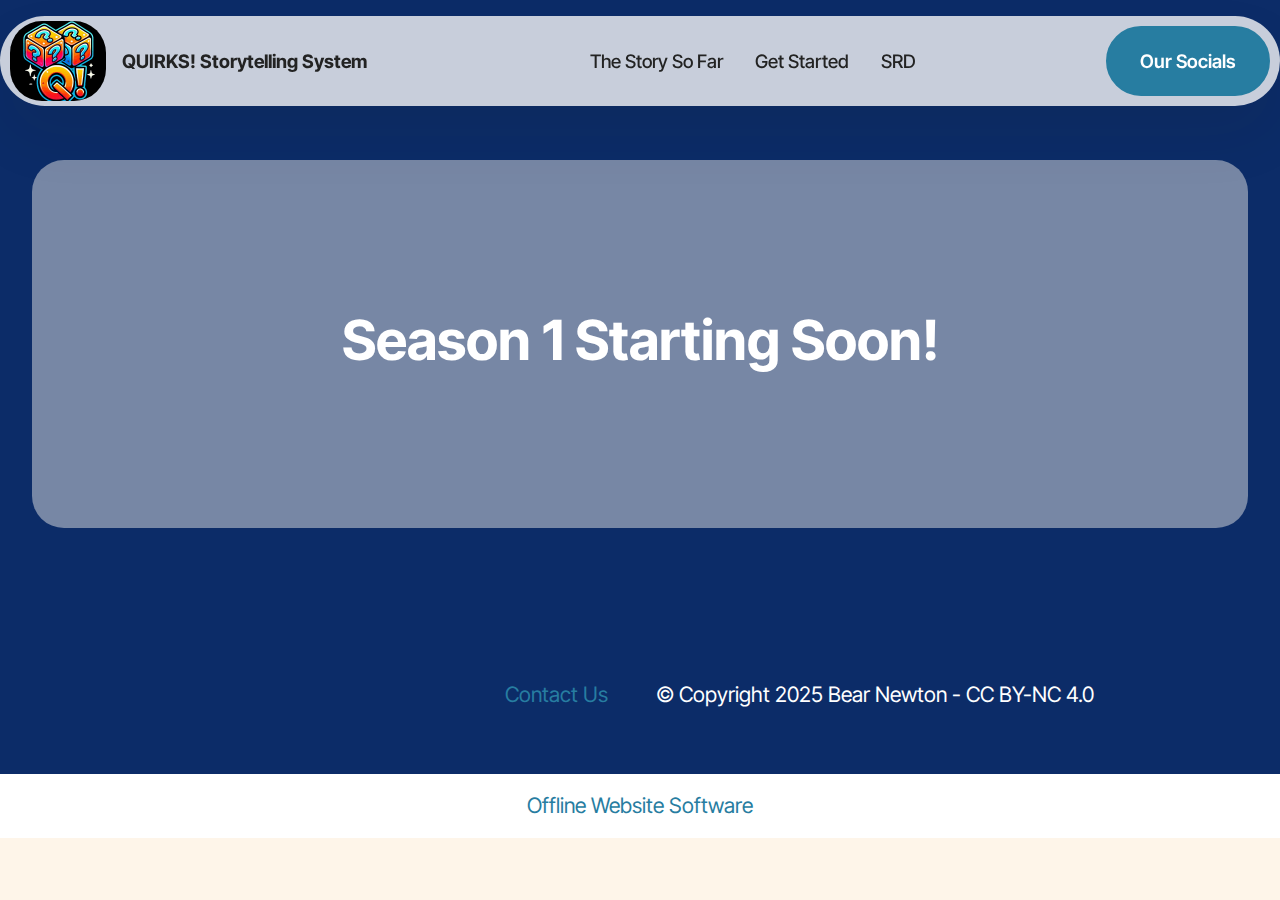
<file: season1.html>
<!DOCTYPE html>
<html  >
<head>
  <!-- Site made with Mobirise Website Builder v5.9.18, https://mobirise.com -->
  <meta charset="UTF-8">
  <meta http-equiv="X-UA-Compatible" content="IE=edge">
  <meta name="generator" content="Mobirise v5.9.18, mobirise.com">
  <meta name="viewport" content="width=device-width, initial-scale=1, minimum-scale=1">
  <link rel="shortcut icon" href="assets/images/q-logo-v2-192x192.png" type="image/x-icon">
  <meta name="description" content="">
  
  
  <title>Season 1</title>
  <link rel="stylesheet" href="assets/web/assets/mobirise-icons2/mobirise2.css">
  <link rel="stylesheet" href="assets/bootstrap/css/bootstrap.min.css">
  <link rel="stylesheet" href="assets/bootstrap/css/bootstrap-grid.min.css">
  <link rel="stylesheet" href="assets/bootstrap/css/bootstrap-reboot.min.css">
  <link rel="stylesheet" href="assets/dropdown/css/style.css">
  <link rel="stylesheet" href="assets/theme/css/style.css">
  <link rel="preload" href="https://fonts.googleapis.com/css2?family=Inter+Tight:wght@400;700&display=swap&display=swap" as="style" onload="this.onload=null;this.rel='stylesheet'">
  <noscript><link rel="stylesheet" href="https://fonts.googleapis.com/css2?family=Inter+Tight:wght@400;700&display=swap&display=swap"></noscript>
  <link rel="preload" as="style" href="assets/mobirise/css/mbr-additional.css?v=CPGYYN"><link rel="stylesheet" href="assets/mobirise/css/mbr-additional.css?v=CPGYYN" type="text/css">

  
  
  
</head>
<body>
  
  <section data-bs-version="5.1" class="menu menu2 cid-uzWmqu9IFd" once="menu" id="menu02-br">
	

	<nav class="navbar navbar-dropdown navbar-fixed-top navbar-expand-lg">
		<div class="container">
			<div class="navbar-brand">
				<span class="navbar-logo">
					
						<a href="index.html"><img src="assets/images/q-logo-v2-192x192.png" alt="Q!" style="height: 5rem;"></a>
					
				</span>
				<span class="navbar-caption-wrap"><a class="navbar-caption text-black text-primary display-4">QUIRKS! Storytelling System</a></span>
			</div>
			<button class="navbar-toggler" type="button" data-toggle="collapse" data-bs-toggle="collapse" data-target="#navbarSupportedContent" data-bs-target="#navbarSupportedContent" aria-controls="navbarNavAltMarkup" aria-expanded="false" aria-label="Toggle navigation">
				<div class="hamburger">
					<span></span>
					<span></span>
					<span></span>
					<span></span>
				</div>
			</button>
			<div class="collapse navbar-collapse" id="navbarSupportedContent">
				<ul class="navbar-nav nav-dropdown" data-app-modern-menu="true"><li class="nav-item">
						<a class="nav-link link text-black text-primary display-4" href="GameLore.html" aria-expanded="false">The Story So Far</a>
					</li><li class="nav-item"><a class="nav-link link text-black text-primary display-4" href="GetStarted.html">Get Started</a></li><li class="nav-item"><a class="nav-link link text-black text-primary display-4" href="SRD.html">SRD</a></li></ul>
				
				<div class="navbar-buttons mbr-section-btn"><a class="btn btn-primary display-4" href="https://linktr.ee/QUIRKStories" target="_blank">Our Socials<br></a></div>
			</div>
		</div>
	</nav>
</section>

<section data-bs-version="5.1" class="start article6 cid-uAHliaSoD0" id="article06-bt">
	

	
	
	<div class="container">
		<div class="row justify-content-center">
			<div class="card col-md-12 col-lg-12">
				<div class="card-wrapper">
					<div class="card-box align-left">
						<h4 class="card-title mbr-fonts-style display-2">
							<strong>Season 1 Starting Soon!</strong></h4>
						
						
					</div>
				</div>
			</div>
		</div>
	</div>
</section>

<section data-bs-version="5.1" class="footer2 cid-uA1U03bJyv" once="footers" id="footer02-bs">
    

    
    

    <div class="container">
        <div class="row flex-row-reverse">
            <div class="col-12 col-lg-6 center mt-2 mb-3">
                <p class="mbr-fonts-style copyright mb-0 display-7">
                    © Copyright 2025 Bear Newton - CC BY-NC 4.0</p>
            </div>
            <div class="col-12 col-lg-6 center">
                <div class="row-links mt-2 mb-3">
                    <ul class="row-links-soc">
                        
                        
                        
                        
                    <li class="row-links-soc-item mbr-fonts-style display-7"><strong><a href="https://linktr.ee/QUIRKStories" class="text-primary">Contact Us</a></strong></li></ul>
                </div>
            </div>
        </div>
    </div>
</section><section class="display-7" style="padding: 0;align-items: center;justify-content: center;flex-wrap: wrap;    align-content: center;display: flex;position: relative;height: 4rem;"><a href="https://mobiri.se/3708680" style="flex: 1 1;height: 4rem;position: absolute;width: 100%;z-index: 1;"><img alt="" style="height: 4rem;" src="[data-uri]"></a><p style="margin: 0;text-align: center;" class="display-7">&#8204;</p><a style="z-index:1" href="https://mobirise.com/offline-website-builder.html">Offline Website Software</a></section><script src="assets/bootstrap/js/bootstrap.bundle.min.js"></script>  <script src="assets/smoothscroll/smooth-scroll.js"></script>  <script src="assets/ytplayer/index.js"></script>  <script src="assets/dropdown/js/navbar-dropdown.js"></script>  <script src="assets/theme/js/script.js"></script>  
  
  
</body>
</html>
</file>
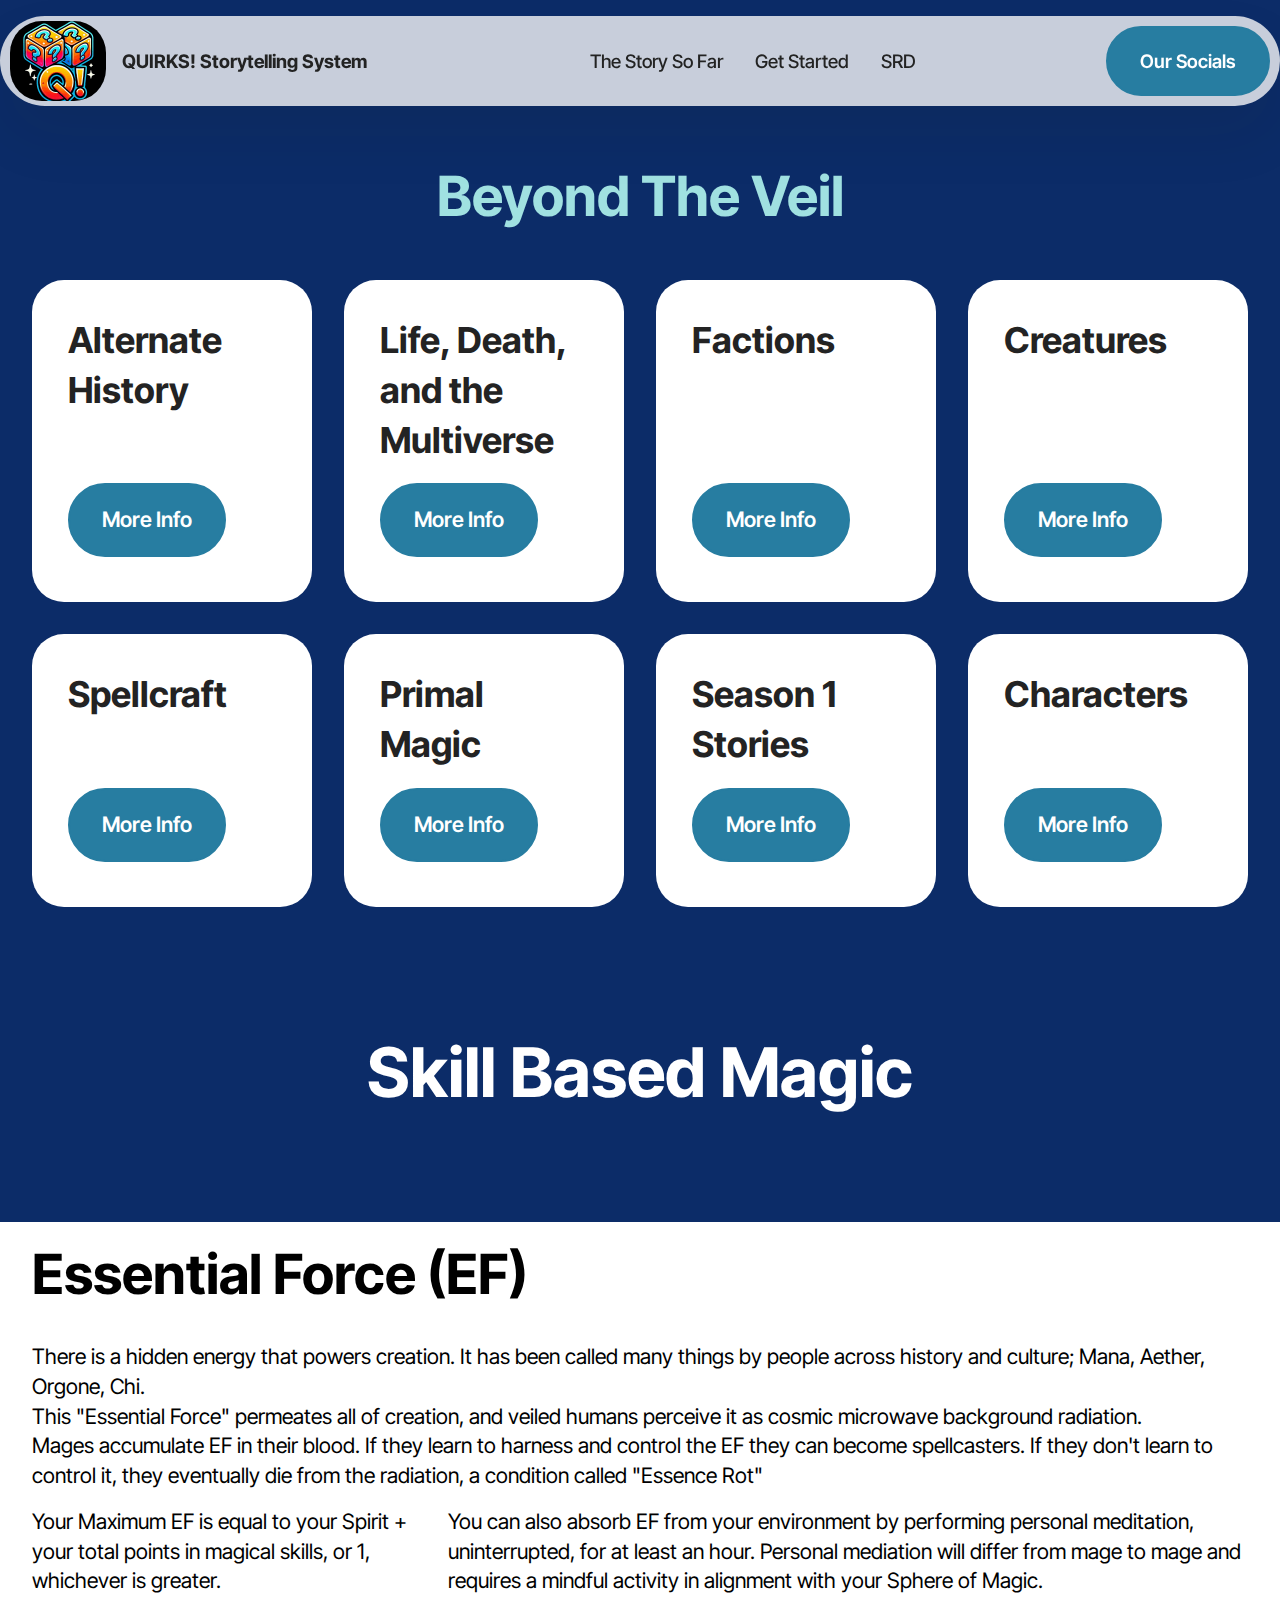
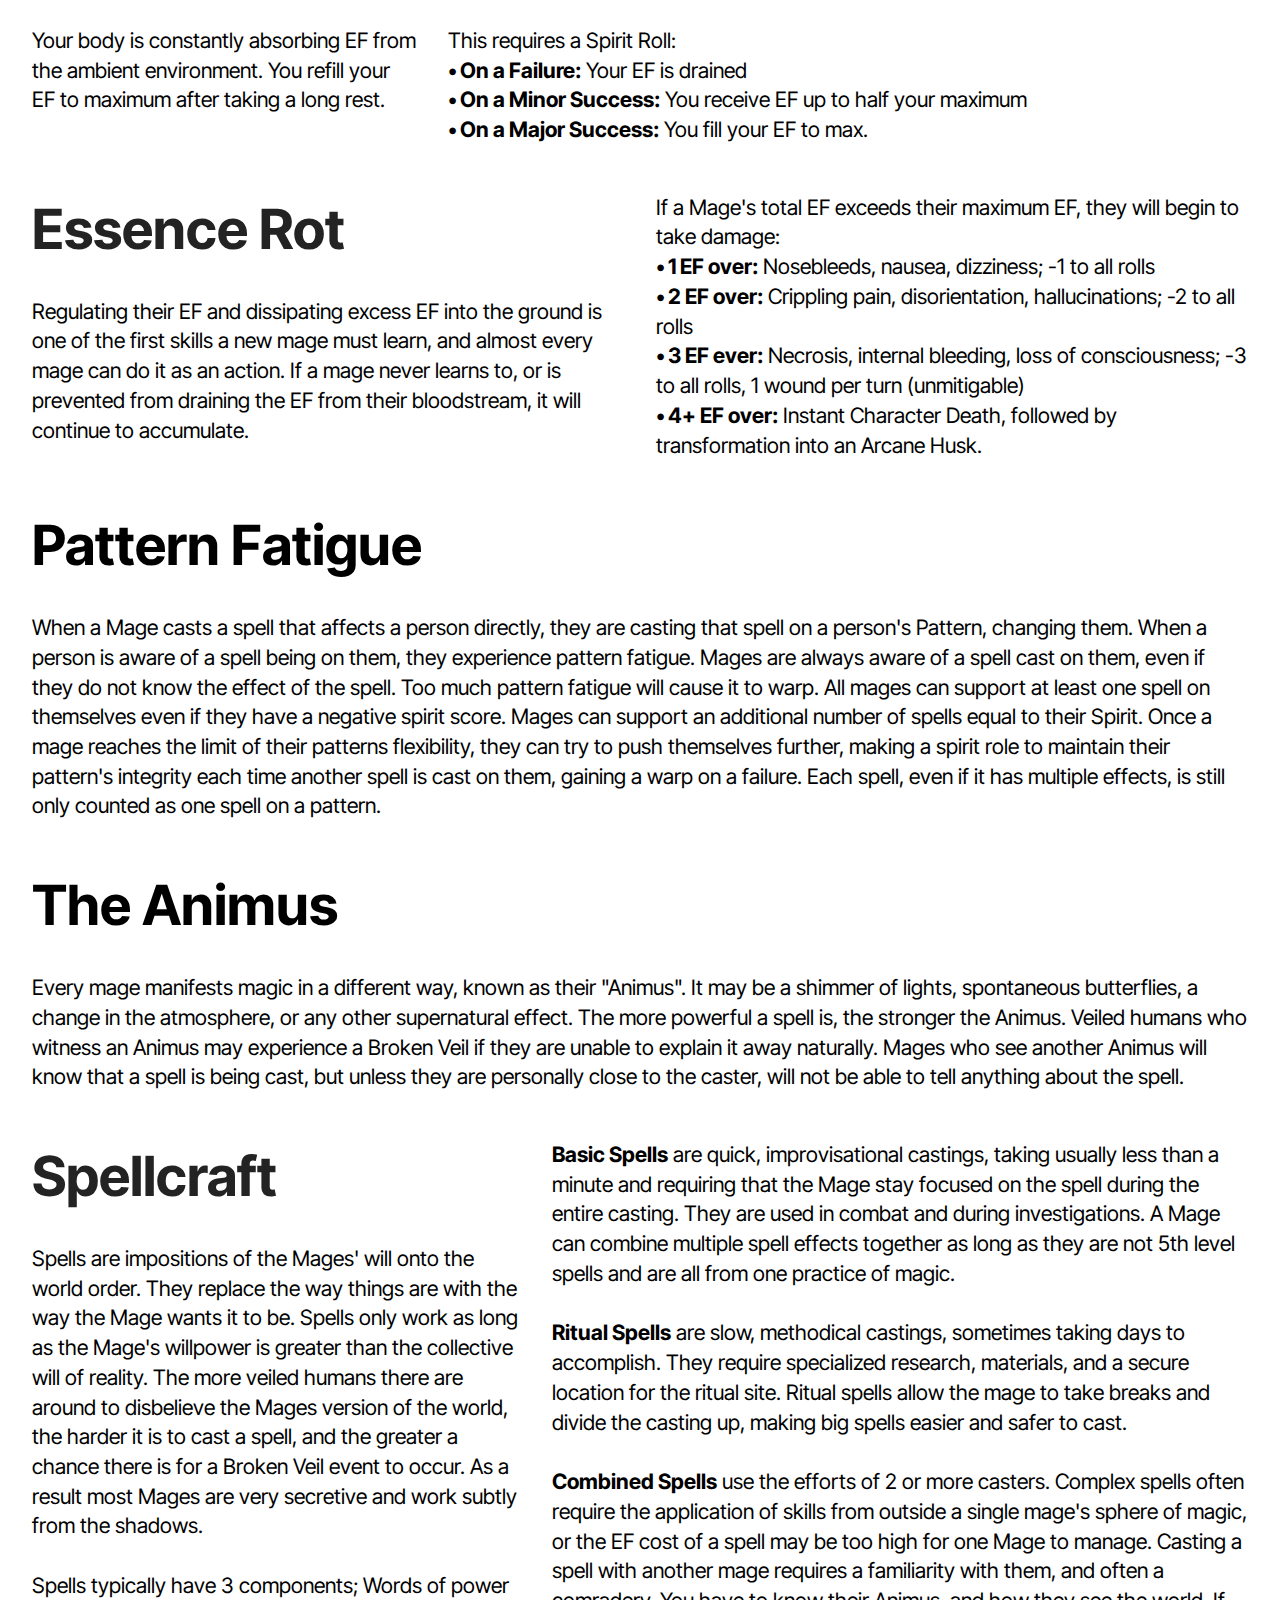
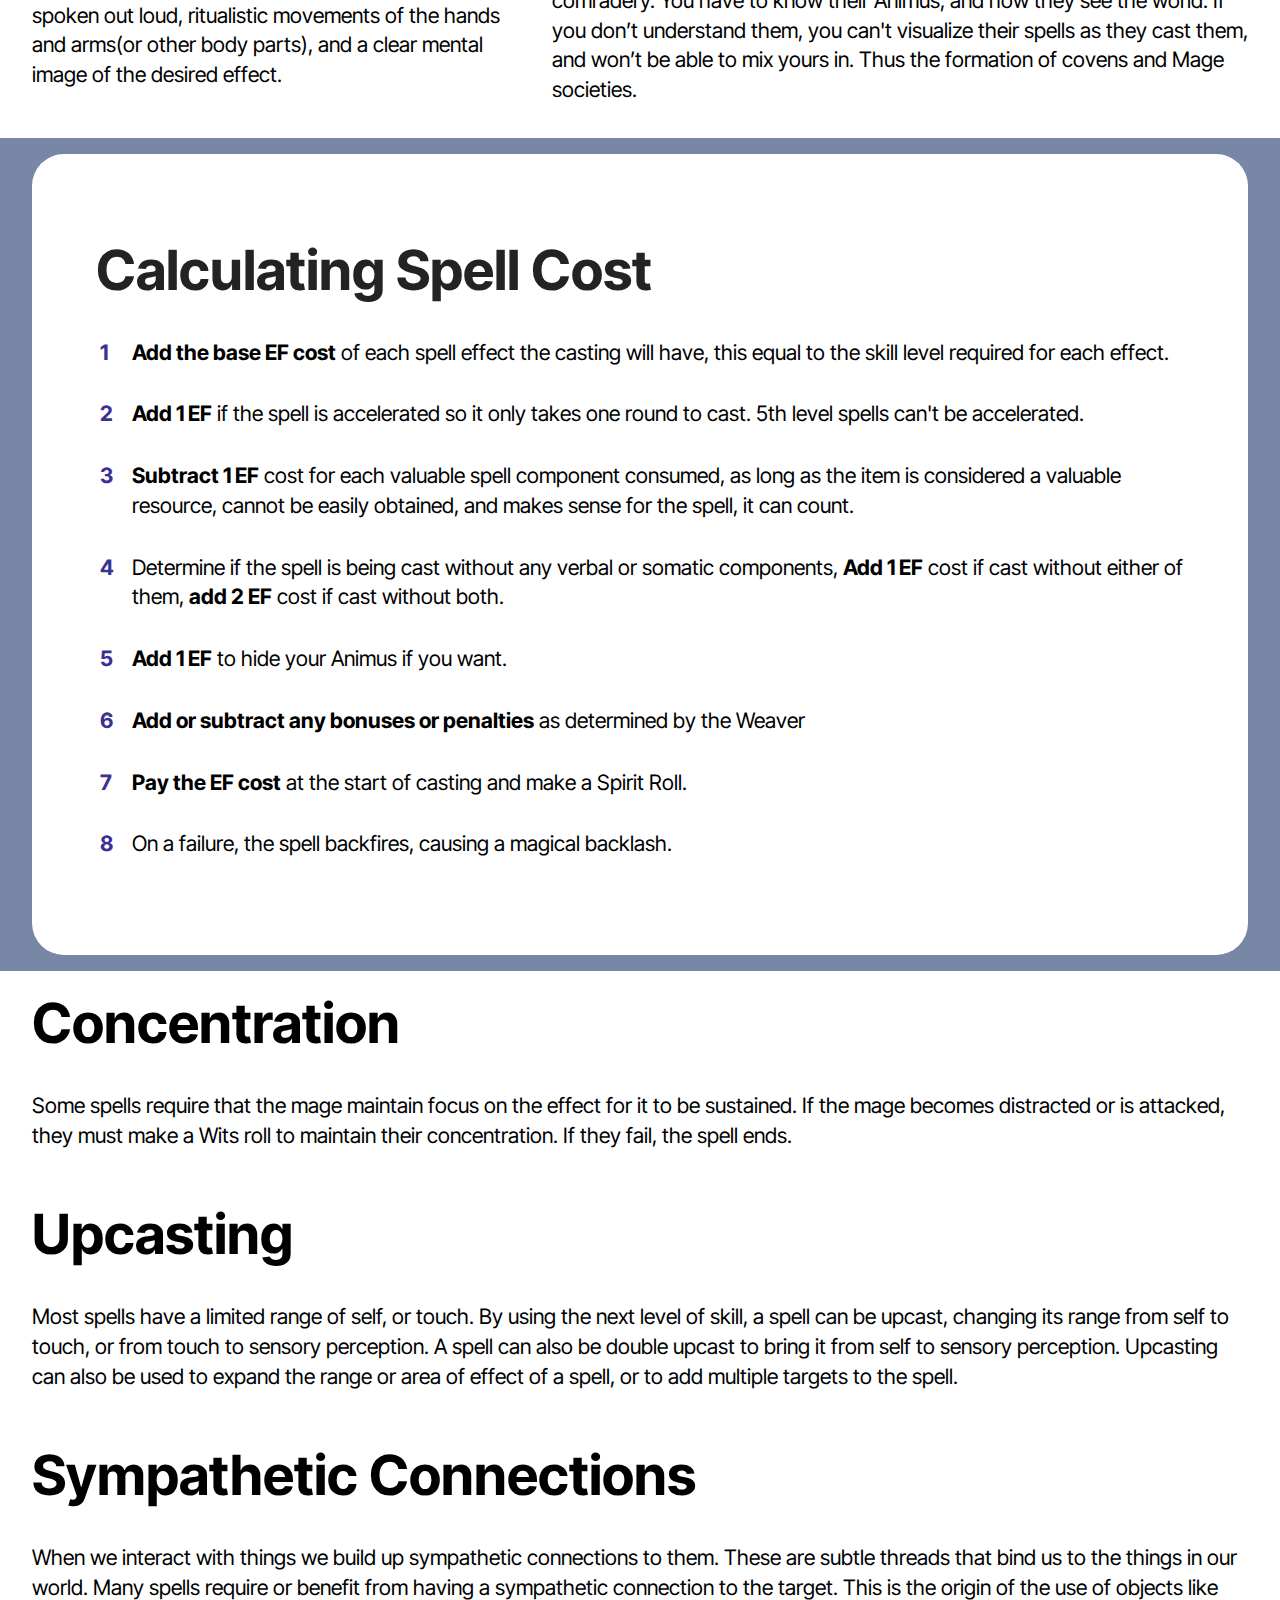
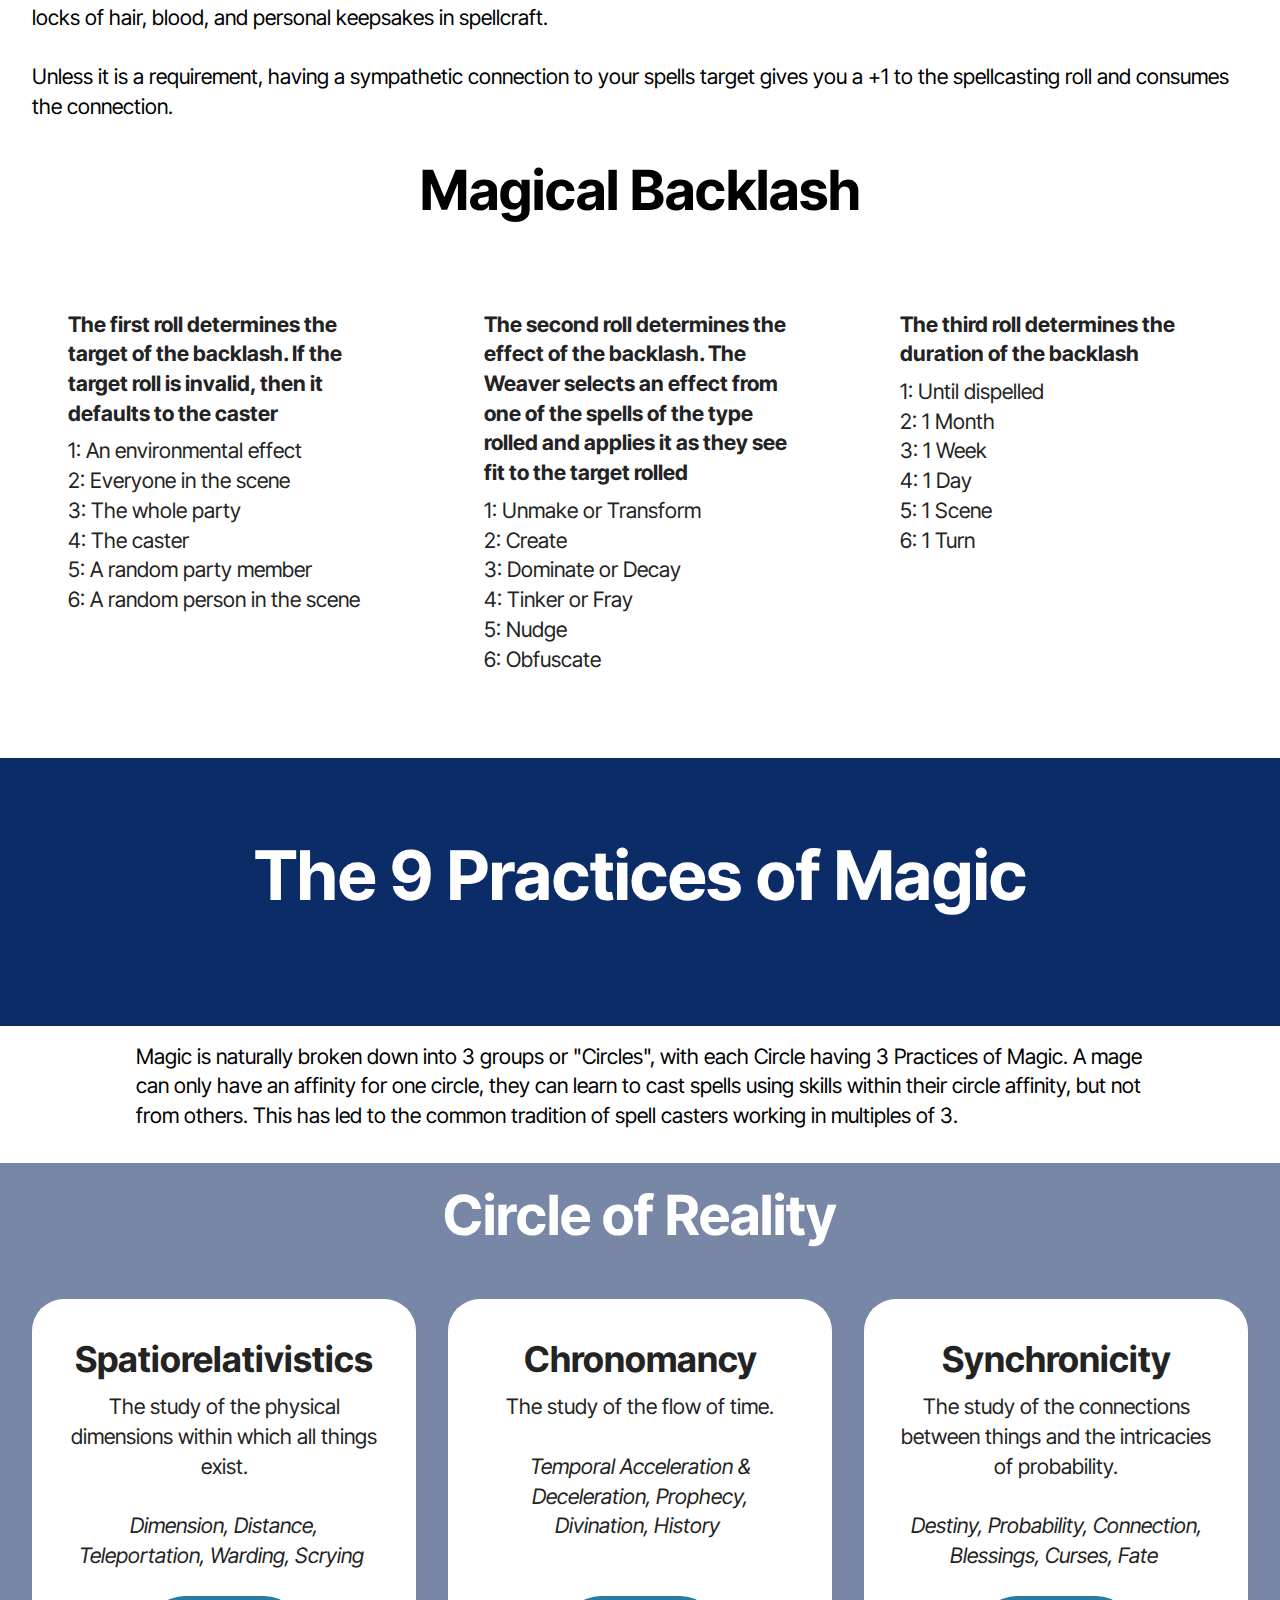
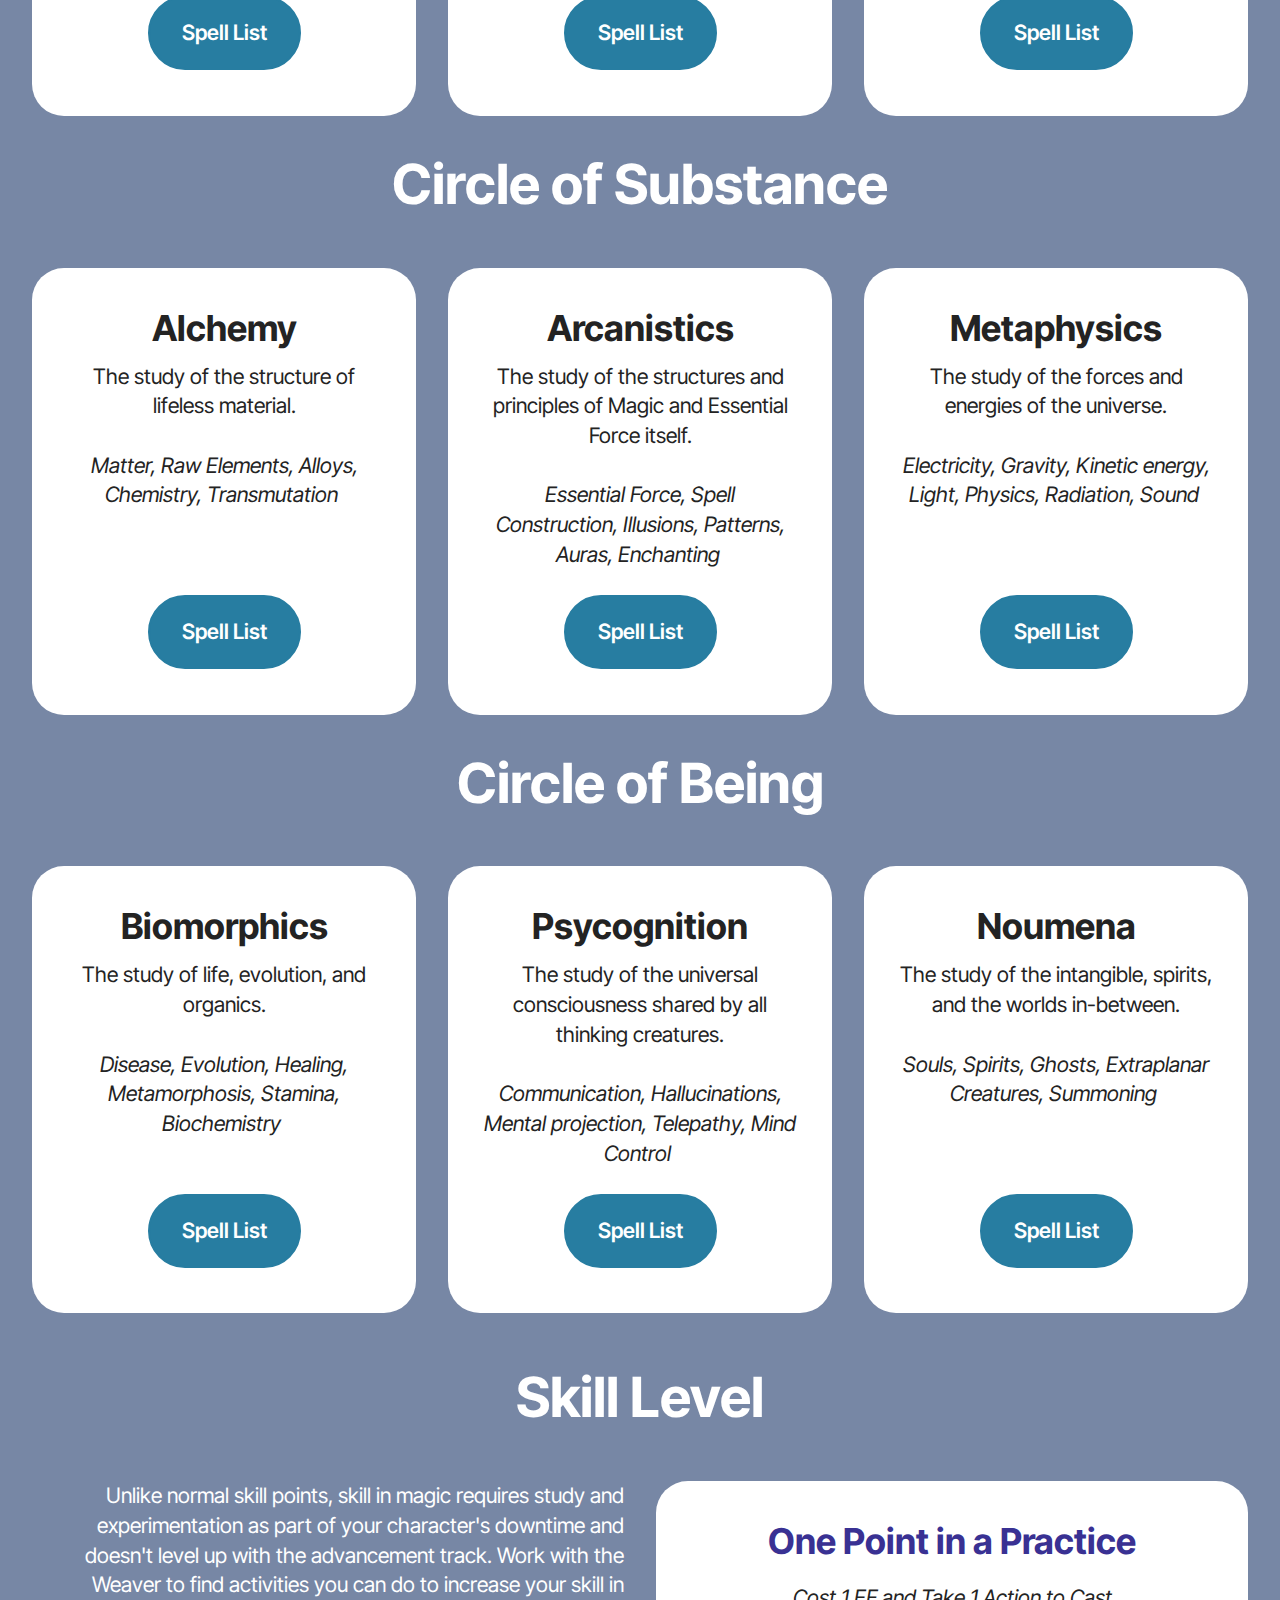
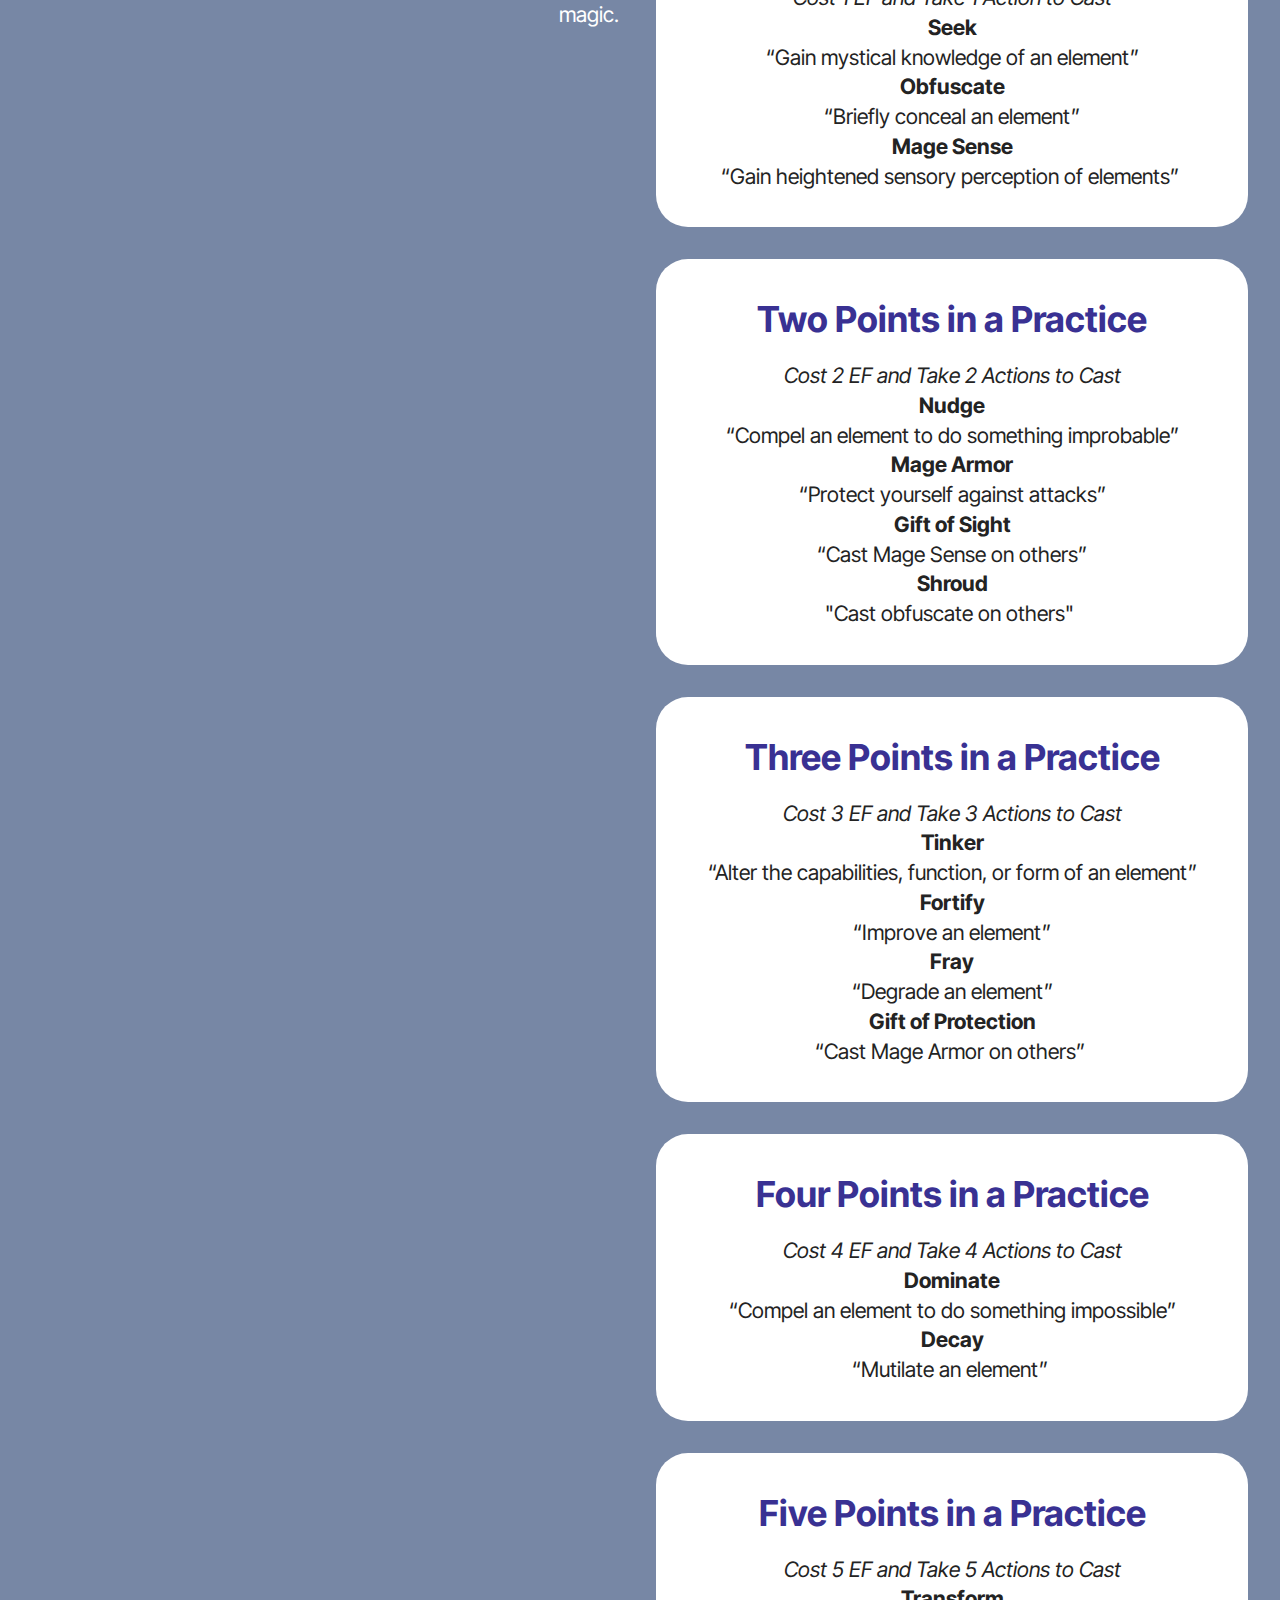
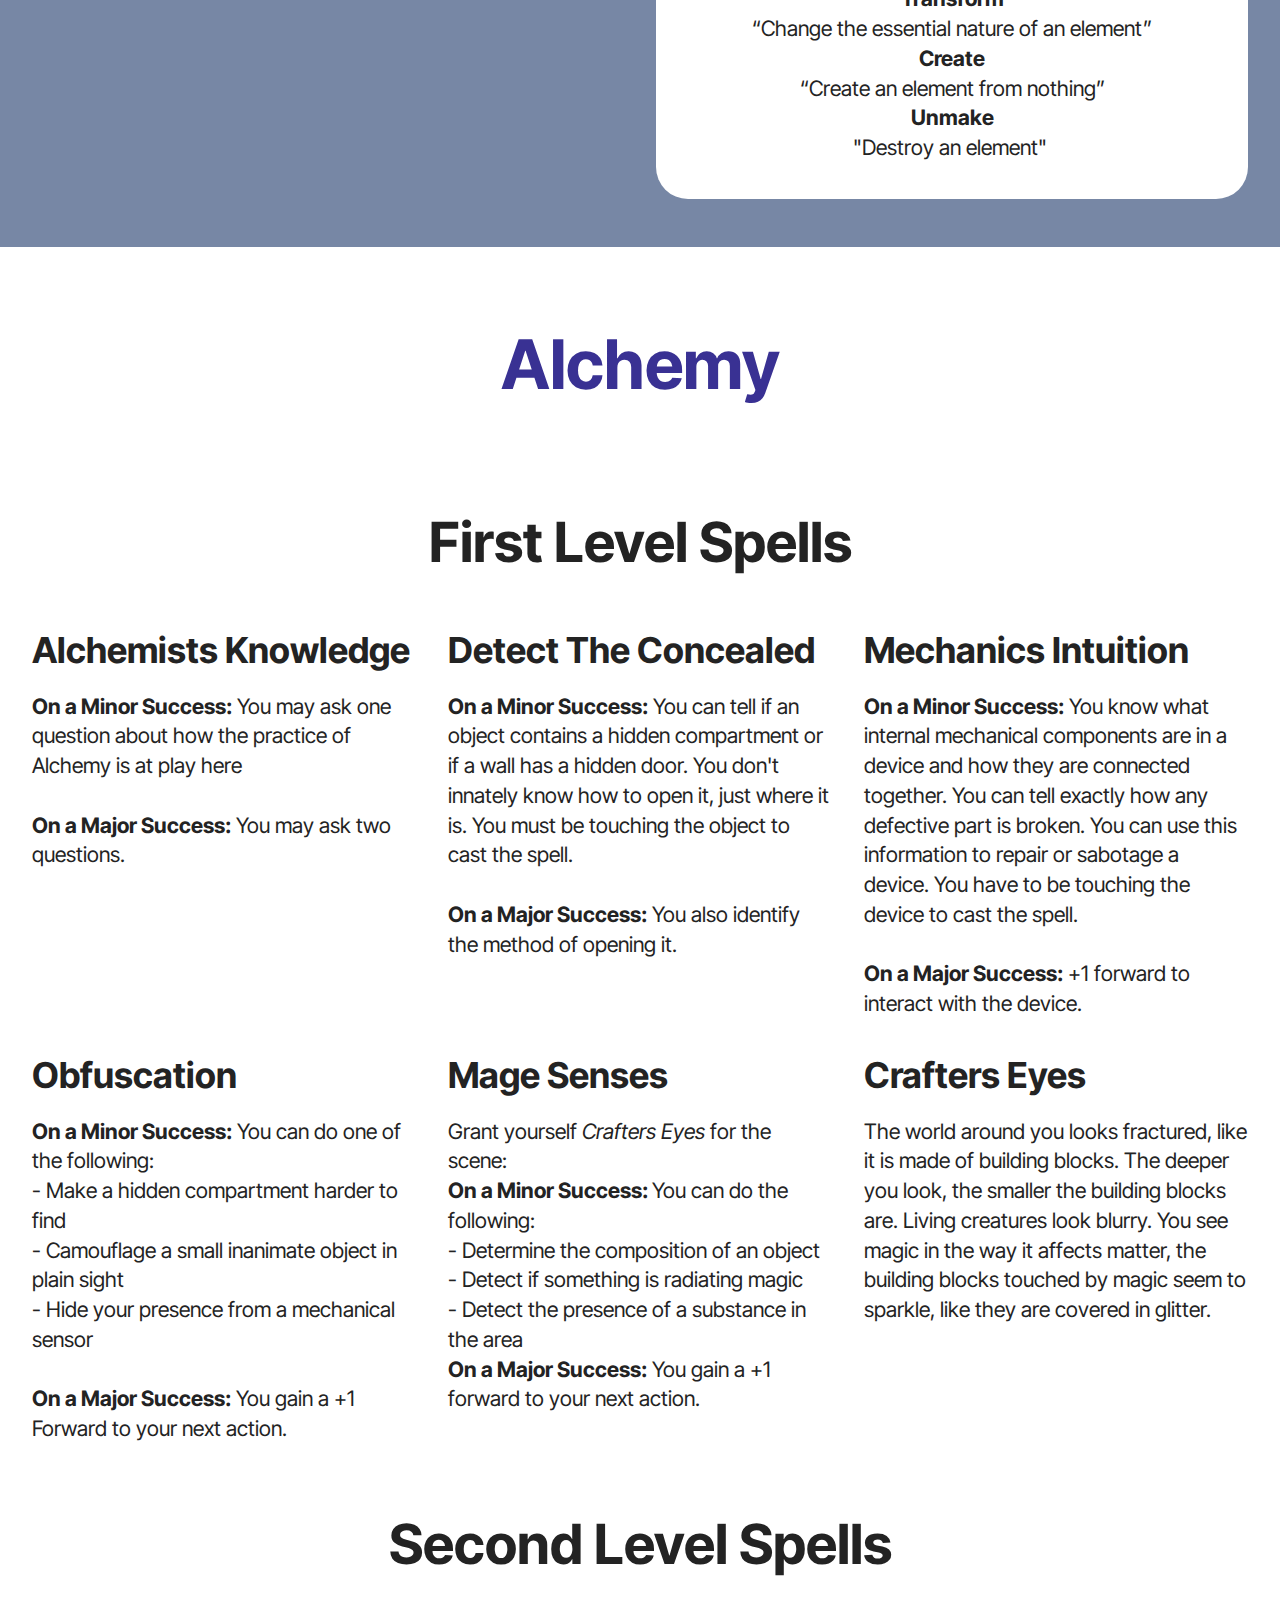
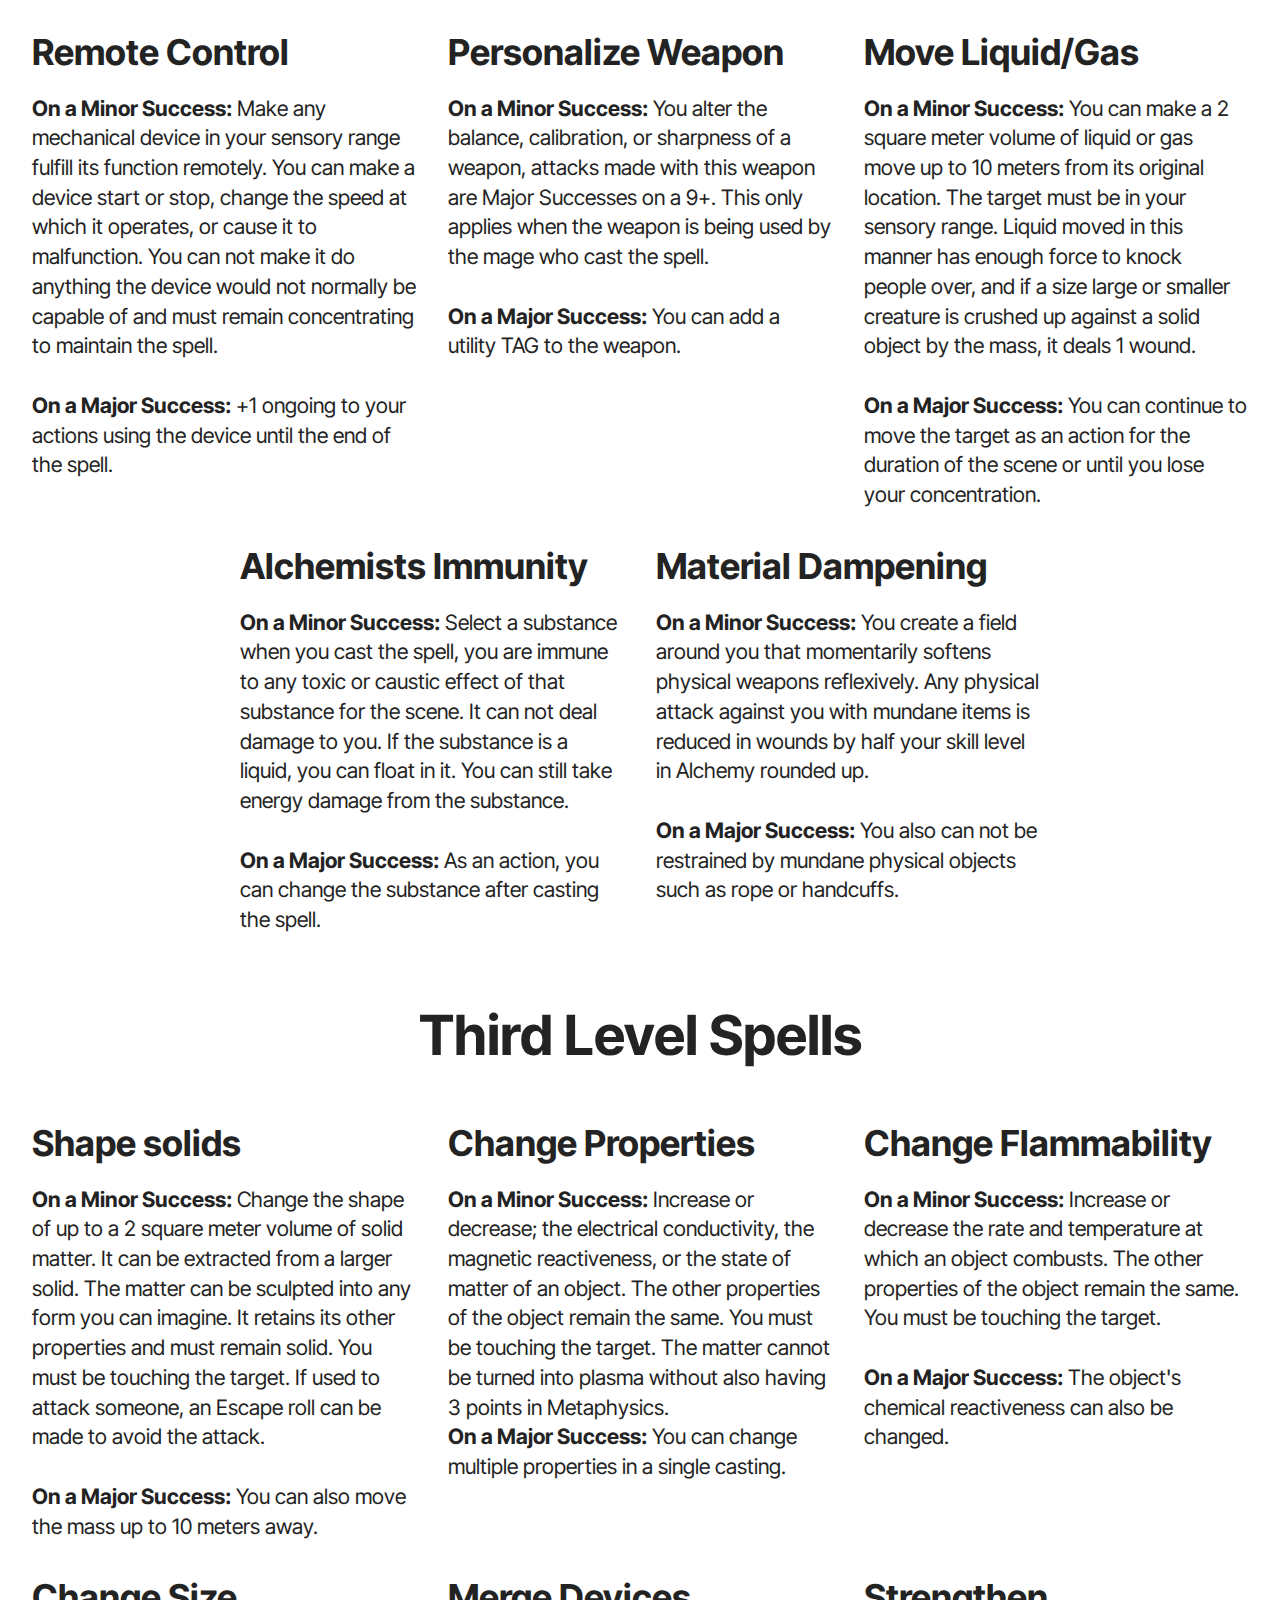
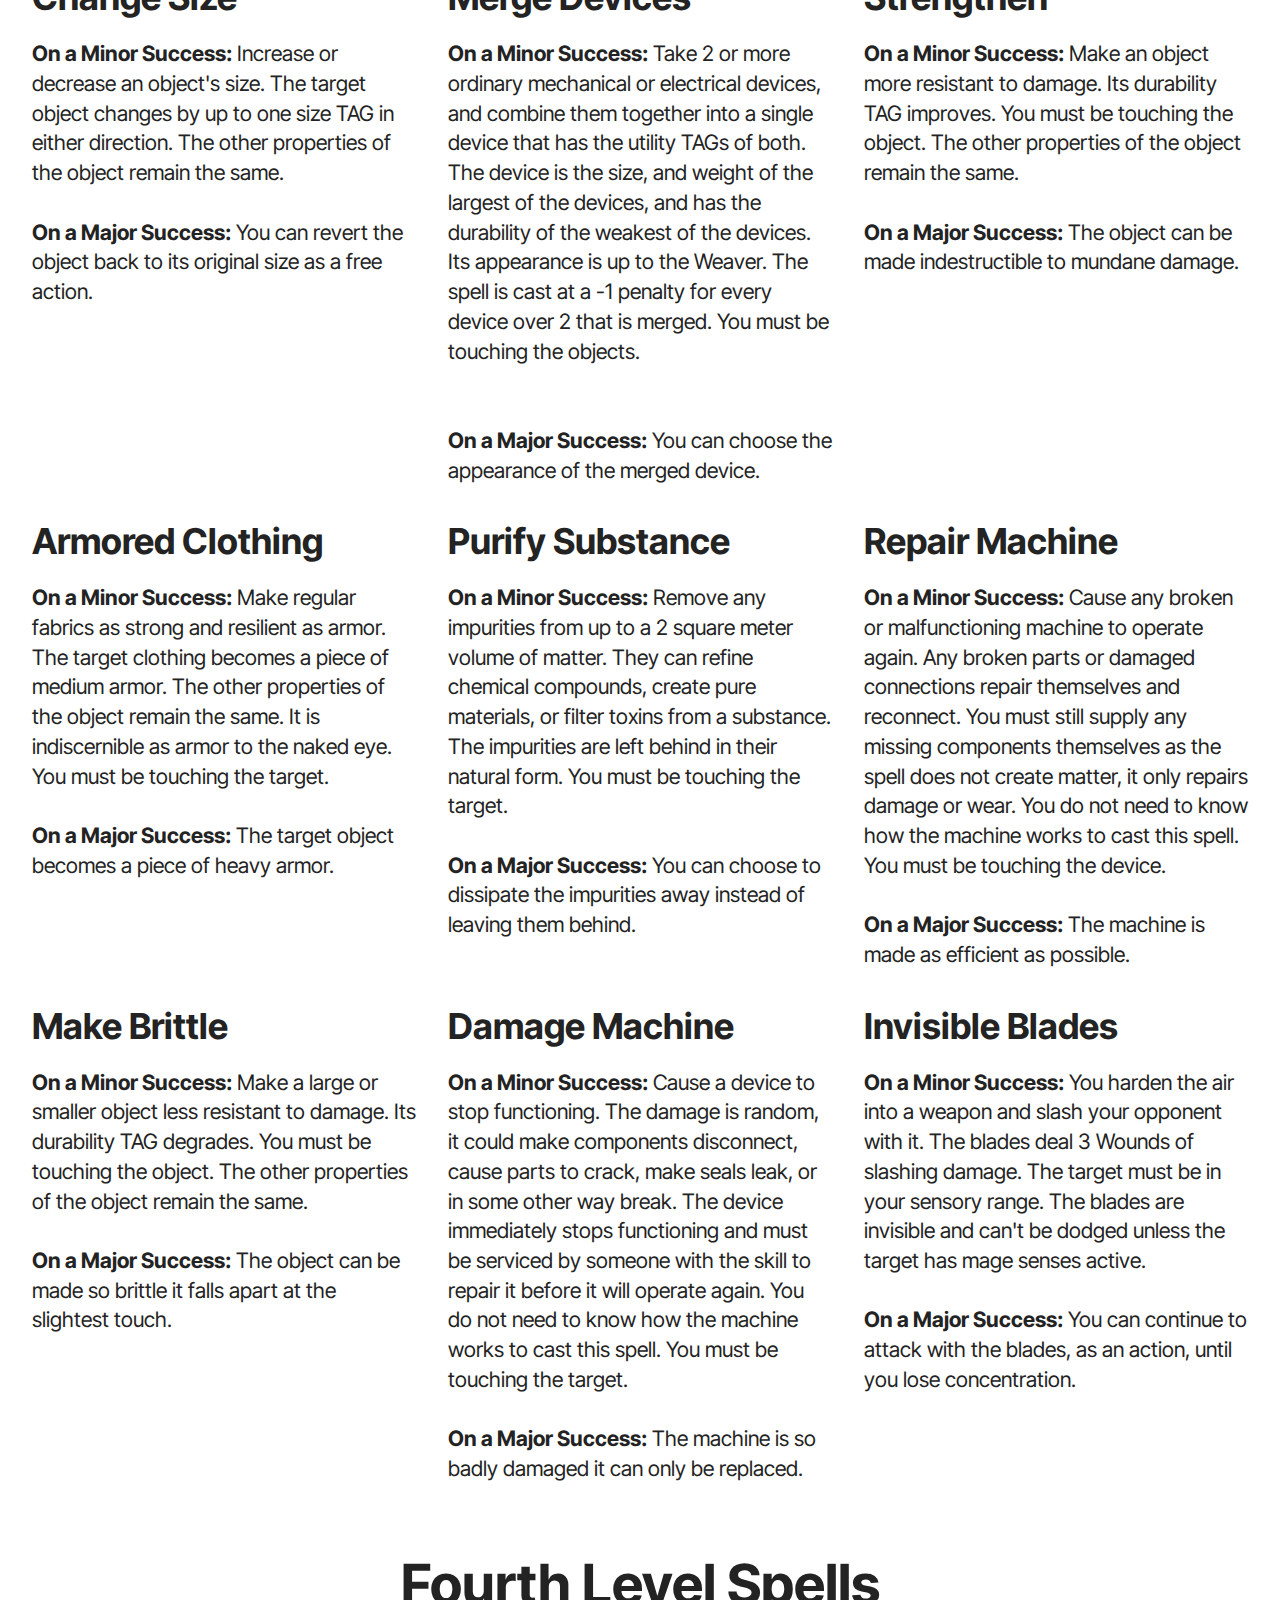
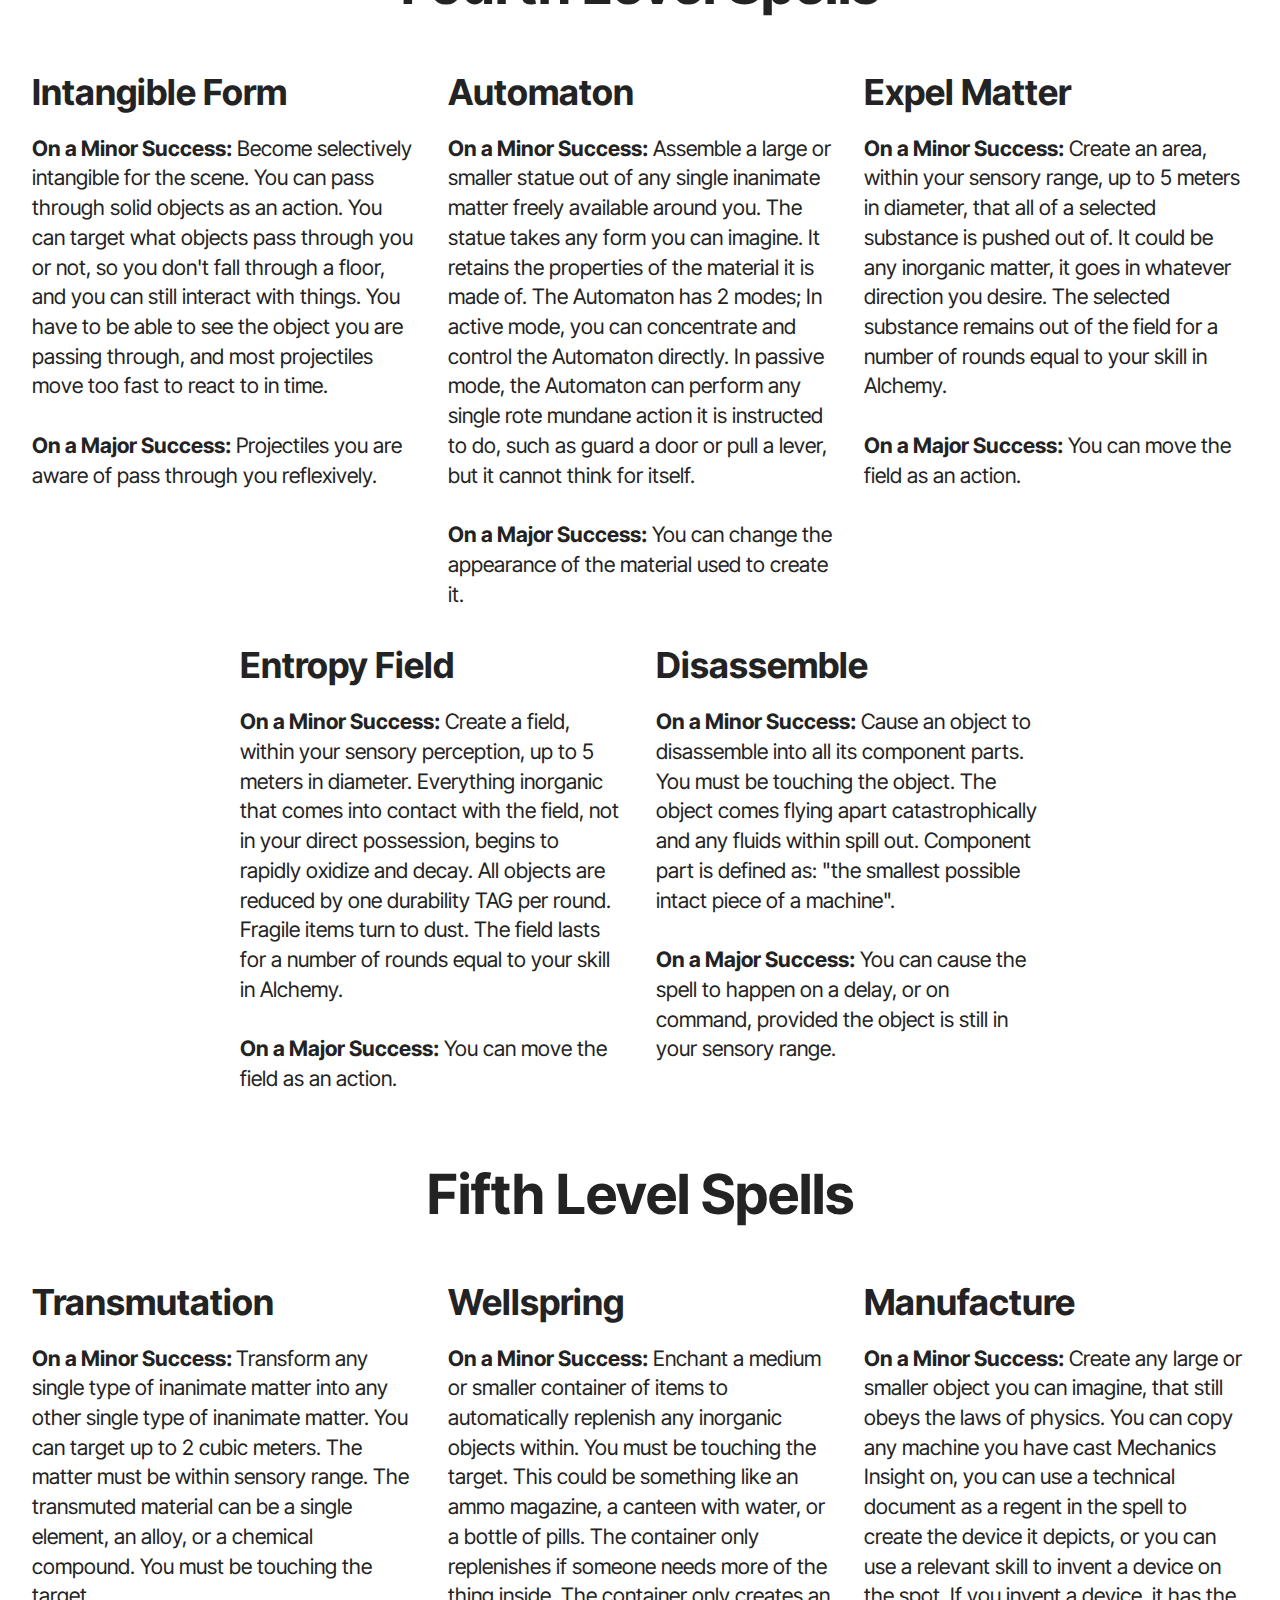
<file: spellcraft.html>
<!DOCTYPE html>
<html  >
<head>
  <!-- Site made with Mobirise Website Builder v5.9.18, https://mobirise.com -->
  <meta charset="UTF-8">
  <meta http-equiv="X-UA-Compatible" content="IE=edge">
  <meta name="generator" content="Mobirise v5.9.18, mobirise.com">
  <meta name="viewport" content="width=device-width, initial-scale=1, minimum-scale=1">
  <link rel="shortcut icon" href="assets/images/q-logo-v2-192x192.png" type="image/x-icon">
  <meta name="description" content="">
  
  
  <title>Spellcraft</title>
  <link rel="stylesheet" href="assets/web/assets/mobirise-icons2/mobirise2.css">
  <link rel="stylesheet" href="assets/bootstrap/css/bootstrap.min.css">
  <link rel="stylesheet" href="assets/bootstrap/css/bootstrap-grid.min.css">
  <link rel="stylesheet" href="assets/bootstrap/css/bootstrap-reboot.min.css">
  <link rel="stylesheet" href="assets/dropdown/css/style.css">
  <link rel="stylesheet" href="assets/theme/css/style.css">
  <link rel="preload" href="https://fonts.googleapis.com/css2?family=Inter+Tight:wght@400;700&display=swap&display=swap" as="style" onload="this.onload=null;this.rel='stylesheet'">
  <noscript><link rel="stylesheet" href="https://fonts.googleapis.com/css2?family=Inter+Tight:wght@400;700&display=swap&display=swap"></noscript>
  <link rel="preload" as="style" href="assets/mobirise/css/mbr-additional.css?v=ysbOPU"><link rel="stylesheet" href="assets/mobirise/css/mbr-additional.css?v=ysbOPU" type="text/css">

  
  
  
</head>
<body>
  
  <section data-bs-version="5.1" class="menu menu2 cid-uzWmqu9IFd" once="menu" id="menu02-7u">
	

	<nav class="navbar navbar-dropdown navbar-fixed-top navbar-expand-lg">
		<div class="container">
			<div class="navbar-brand">
				<span class="navbar-logo">
					
						<a href="index.html"><img src="assets/images/q-logo-v2-192x192.png" alt="Q!" style="height: 5rem;"></a>
					
				</span>
				<span class="navbar-caption-wrap"><a class="navbar-caption text-black text-primary display-4">QUIRKS! Storytelling System</a></span>
			</div>
			<button class="navbar-toggler" type="button" data-toggle="collapse" data-bs-toggle="collapse" data-target="#navbarSupportedContent" data-bs-target="#navbarSupportedContent" aria-controls="navbarNavAltMarkup" aria-expanded="false" aria-label="Toggle navigation">
				<div class="hamburger">
					<span></span>
					<span></span>
					<span></span>
					<span></span>
				</div>
			</button>
			<div class="collapse navbar-collapse" id="navbarSupportedContent">
				<ul class="navbar-nav nav-dropdown" data-app-modern-menu="true"><li class="nav-item">
						<a class="nav-link link text-black text-primary display-4" href="GameLore.html" aria-expanded="false">The Story So Far</a>
					</li><li class="nav-item"><a class="nav-link link text-black text-primary display-4" href="GetStarted.html">Get Started</a></li><li class="nav-item"><a class="nav-link link text-black text-primary display-4" href="SRD.html">SRD</a></li></ul>
				
				<div class="navbar-buttons mbr-section-btn"><a class="btn btn-primary display-4" href="https://linktr.ee/QUIRKStories" target="_blank">Our Socials<br></a></div>
			</div>
		</div>
	</nav>
</section>

<section data-bs-version="5.1" class="features5 cid-uAEmK1Rb6R" id="features05-94">
  

  
  
  <div class="container">
    <div class="row mb-5 justify-content-center">
      <div class="col-12 content-head">
        <h3 class="mbr-section-title mbr-fonts-style align-center mb-0 display-2">
          <strong>Beyond The Veil</strong></h3>
        
      </div>
    </div>
    <div class="row">
      <div class="item features-without-image col-12 col-md-6 col-lg-3 item-mb">
        <div class="item-wrapper">
          <div class="card-box align-left">
            
            <h5 class="card-title mbr-fonts-style display-5">
              <strong>Alternate History</strong></h5>
            

            <div class="mbr-section-btn item-footer"><a class="btn item-btn btn-primary display-7">More Info</a></div>
          </div>
        </div>
      </div>
      <div class="item features-without-image col-12 col-md-6 col-lg-3 item-mb">
        <div class="item-wrapper">
          <div class="card-box align-left">
            
            <h5 class="card-title mbr-fonts-style display-5"><strong>Life, Death, and the Multiverse</strong></h5>
            

            <div class="mbr-section-btn item-footer"><a class="btn item-btn btn-primary display-7" href="GameLore.html#header19-6w">More Info</a></div>
          </div>
        </div>
      </div>
      <div class="item features-without-image col-12 col-md-6 col-lg-3 item-mb">
        <div class="item-wrapper">
          <div class="card-box align-left">
            
            <h5 class="card-title mbr-fonts-style display-5"><strong>Factions</strong></h5>
            

            <div class="mbr-section-btn item-footer"><a class="btn item-btn btn-primary display-7" href="GameLore.html#header19-7d">More Info</a></div>
          </div>
        </div>
      </div><div class="item features-without-image col-12 col-md-6 col-lg-3 item-mb">
        <div class="item-wrapper">
          <div class="card-box align-left">
            
            <h5 class="card-title mbr-fonts-style display-5"><strong>Creatures</strong></h5>
            

            <div class="mbr-section-btn item-footer"><a class="btn item-btn btn-primary display-7" href="creatures.html">More Info</a></div>
          </div>
        </div>
      </div><div class="item features-without-image col-12 col-md-6 col-lg-3 item-mb">
        <div class="item-wrapper">
          <div class="card-box align-left">
            
            <h5 class="card-title mbr-fonts-style display-5"><strong>Spellcraft</strong></h5>
            

            <div class="mbr-section-btn item-footer"><a class="btn item-btn btn-primary display-7" href="spellcraft.html">More Info</a></div>
          </div>
        </div>
      </div><div class="item features-without-image col-12 col-md-6 col-lg-3 item-mb">
        <div class="item-wrapper">
          <div class="card-box align-left">
            
            <h5 class="card-title mbr-fonts-style display-5"><strong>Primal Magic</strong></h5>
            

            <div class="mbr-section-btn item-footer"><a class="btn item-btn btn-primary display-7" href="PrimalMagic.html">More Info</a></div>
          </div>
        </div>
      </div><div class="item features-without-image col-12 col-md-6 col-lg-3 item-mb">
        <div class="item-wrapper">
          <div class="card-box align-left">
            
            <h5 class="card-title mbr-fonts-style display-5"><strong>Season 1 Stories</strong></h5>
            

            <div class="mbr-section-btn item-footer"><a class="btn item-btn btn-primary display-7" href="season1.html">More Info</a></div>
          </div>
        </div>
      </div><div class="item features-without-image col-12 col-md-6 col-lg-3 item-mb">
        <div class="item-wrapper">
          <div class="card-box align-left">
            
            <h5 class="card-title mbr-fonts-style display-5"><strong>Characters</strong></h5>
            

            <div class="mbr-section-btn item-footer"><a class="btn item-btn btn-primary display-7" href="Characters.html">More Info</a></div>
          </div>
        </div>
      </div>
    </div>
  </div>
</section>

<section data-bs-version="5.1" class="header19 cid-uAEmNoJecd" id="header19-95">
  

  
  
  <div class="container">
    <div class="row">
      <div class="content-wrap col-12 col-md-12">
        <h1 class="mbr-section-title mbr-fonts-style mb-4 display-1">
          <strong>Skill Based Magic</strong><strong><br></strong></h1>
        
        
        
      </div>
    </div>
  </div>
</section>

<section data-bs-version="5.1" class="article12 cid-uAEmSaBCRc" id="article12-96">    
    
    <div class="container">
        <div class="row justify-content-center">
            <div class="col-md-12 col-lg-12">
                <h3 class="mbr-section-title mbr-fonts-style mb-4 mt-0 display-2"><strong>Essential Force (EF)</strong></h3>
                
                <p class="mbr-text mbr-fonts-style display-7">There is a hidden energy that powers creation. It has been called many things by people across history and culture; Mana, Aether, Orgone, Chi.
<br>This "Essential Force" permeates all of creation, and veiled humans perceive it as cosmic microwave background radiation.
<br>Mages accumulate EF in their blood. If they learn to harness and control the EF they can become spellcasters. If they don't learn to control it, they eventually die from the radiation, a condition called "Essence Rot"<br></p>
            </div>
        </div>
    </div>
</section>

<section data-bs-version="5.1" class="article15 cid-uAEnhqyYIg" id="article15-97">
    
    <div class="container">
        <div class="row justify-content-center">
            <div class="col-12 col-md">
                
                <h6 class="mbr-section-subtitle mbr-fonts-style mt-0 mb-4 display-7">Your Maximum EF is equal to your Spirit + your total points in magical skills, or 1, whichever is greater.<br><br><div>Your body is constantly absorbing EF from the ambient environment. You refill your EF to maximum after taking a long rest.</div><div><strong><br></strong></div></h6>
            </div>
            <div class="col-md-12 col-lg-8">
              <p class="mbr-text mbr-fonts-style mt-0 mb-0 display-7">You can also absorb EF from your environment by performing personal meditation, uninterrupted, for at least an hour. Personal mediation will differ from mage to mage and requires a mindful activity in alignment with your Sphere of Magic.<br><br>This requires a Spirit Roll:<br><strong>• On a Failure:</strong> Your EF is drained
<br><strong>	• On a Minor Success:</strong> You receive EF up to half your maximum
<br><strong>	• On a Major Success:</strong> You fill your EF to max.</p>
            </div>
        </div>
    </div>
</section>

<section data-bs-version="5.1" class="article15 cid-uAEo0KMKXa" id="article15-98">
    
    <div class="container">
        <div class="row justify-content-center">
            <div class="col-12 col-md">
                <h5 class="mbr-section-title mbr-fonts-style mt-0 mb-4 display-2"><strong>Essence Rot</strong></h5>
                <h6 class="mbr-section-subtitle mbr-fonts-style mt-0 mb-4 display-7">Regulating their EF and dissipating excess EF into the ground is one of the first skills a new mage must learn, and almost every mage can do it as an action. If a mage never learns to, or is prevented from draining the EF from their bloodstream, it will continue to accumulate.</h6>
            </div>
            <div class="col-md-12 col-lg-6">
              <p class="mbr-text mbr-fonts-style mt-0 mb-0 display-7">If a Mage's total EF exceeds their maximum EF, they will begin to take damage:<br><strong>	• 1 EF over:</strong> Nosebleeds, nausea, dizziness; -1 to all rolls
<br><strong>	• 2 EF over:</strong>  Crippling pain, disorientation, hallucinations; -2 to all rolls
<br><strong>	• 3 EF ever:</strong> Necrosis, internal bleeding, loss of consciousness; -3 to all rolls, 1 wound per turn (unmitigable)
<br><strong>	• 4+ EF over:</strong> Instant Character Death, followed by transformation into an Arcane Husk.</p>
            </div>
        </div>
    </div>
</section>

<section data-bs-version="5.1" class="article12 cid-uAEoltNUy9" id="article12-99">    
    
    <div class="container">
        <div class="row justify-content-center">
            <div class="col-md-12 col-lg-12">
                <h3 class="mbr-section-title mbr-fonts-style mb-4 mt-0 display-2"><strong>Pattern Fatigue</strong></h3>
                
                <p class="mbr-text mbr-fonts-style display-7">When a Mage casts a spell that affects a person directly, they are casting that spell on a person's Pattern, changing them. When a person is aware of a spell being on them, they experience pattern fatigue. Mages are always aware of a spell cast on them, even if they do not know the effect of the spell. Too much pattern fatigue will cause it to warp. All mages can support at least one spell on themselves even if they have a negative spirit score. Mages can support an additional number of spells equal to their Spirit. Once a mage reaches the limit of their patterns flexibility, they can try to push themselves further, making a spirit role to maintain their pattern's integrity each time another spell is cast on them, gaining a warp on a failure. Each spell, even if it has multiple effects, is still only counted as one spell on a pattern.&nbsp;<br></p>
            </div>
        </div>
    </div>
</section>

<section data-bs-version="5.1" class="article12 cid-uAEopDuxKk" id="article12-9a">    
    
    <div class="container">
        <div class="row justify-content-center">
            <div class="col-md-12 col-lg-12">
                <h3 class="mbr-section-title mbr-fonts-style mb-4 mt-0 display-2"><strong>The Animus</strong></h3>
                
                <p class="mbr-text mbr-fonts-style display-7">Every mage manifests magic in a different way, known as their "Animus". It may be a shimmer of lights, spontaneous butterflies, a change in the atmosphere, or any other supernatural effect. The more powerful a spell is, the stronger the Animus. Veiled humans who witness an Animus may experience a Broken Veil if they are unable to explain it away naturally. Mages who see another Animus will know that a spell is being cast, but unless they are personally close to the caster, will not be able to tell anything about the spell.&nbsp;<br></p>
            </div>
        </div>
    </div>
</section>

<section data-bs-version="5.1" class="article15 cid-uAEoBeVXrT" id="article15-9c">
    
    <div class="container">
        <div class="row justify-content-center">
            <div class="col-12 col-md">
                <h5 class="mbr-section-title mbr-fonts-style mt-0 mb-4 display-2">
                <strong>Spellcraft</strong>
                </h5>
                <h6 class="mbr-section-subtitle mbr-fonts-style mt-0 mb-4 display-7">Spells are impositions of the Mages' will onto the world order. They replace the way things are with the way the Mage wants it to be. Spells only work as long as the Mage's willpower is greater than the collective will of reality. The more veiled humans there are around to disbelieve the Mages version of the world, the harder it is to cast a spell, and the greater a chance there is for a Broken Veil event to occur. As a result most Mages are very secretive and work subtly from the shadows. <br><br>Spells typically have 3 components; Words of power spoken out loud, ritualistic movements of the hands and arms(or other body parts), and a clear mental image of the desired effect.</h6>
            </div>
            <div class="col-md-12 col-lg-7">
              <p class="mbr-text mbr-fonts-style mt-0 mb-0 display-7"><strong>Basic Spells</strong> are quick, improvisational castings, taking usually less than a minute and requiring that the Mage stay focused on the spell during the entire casting. They are used in combat and during investigations. A Mage can combine multiple spell effects together as long as they are not 5th level spells and are all from one practice of magic.
<br><br><strong>Ritual Spells</strong> are slow, methodical castings, sometimes taking days to accomplish. They require specialized research, materials, and a secure location for the ritual site. Ritual spells allow the mage to take breaks and divide the casting up, making big spells easier and safer to cast.
<br><br><strong>Combined Spells</strong> use the efforts of 2 or more casters. Complex spells often require the application of skills from outside a single mage's sphere of magic, or the EF cost of a spell may be too high for one Mage to manage. Casting a spell with another mage requires a familiarity with them, and often a comradery. You have to know their Animus, and how they see the world. If you don’t understand them, you can't visualize their spells as they cast them, and won’t be able to mix yours in. Thus the formation of covens and Mage societies.</p>
            </div>
        </div>
    </div>
</section>

<section data-bs-version="5.1" class="article07 cid-uAEp1HFWuR" id="article19-9d">
  

  
  
  <div class="container">
    <div class="row justify-content-center">
      <div class="card col-md-12 col-lg-12">
        <div class="card-wrapper">
          <div class="col-12 content-head mt-3">
            <h3 class="mbr-section-title mbr-fonts-style align-center mb-0 display-2"><strong>Calculating Spell Cost</strong></h3>
            
          </div>
          <div class="card-box align-left mt-4">
            <div class="mbr-text counter-container mbr-fonts-style display-7">
              <ol>
                <li><strong>Add the base EF cost</strong> of each spell effect the casting will have, this equal to the skill level required for each effect. 
</li><li><strong>Add 1 EF</strong> if the spell is accelerated so it only takes one round to cast. 5th level spells can't be accelerated.
</li><li><strong>Subtract 1 EF</strong> cost for each valuable spell component consumed, as long as the item is considered a valuable resource, cannot be easily obtained, and makes sense for the spell, it can count. 
</li><li>Determine if the spell is being cast without any verbal or somatic components, <strong>Add 1 EF</strong> cost if cast without either of them, <strong>add 2 EF</strong> cost if cast without both.
</li><li><strong>Add 1 EF</strong> to hide your Animus if you want.
</li><li><strong>Add or subtract any bonuses or penalties</strong> as determined by the Weaver
</li><li><strong>Pay the EF cost</strong> at the start of casting and make a Spirit Roll. 
</li><li>On a failure, the spell backfires, causing a magical backlash.</li>
              </ol>
            </div>
          </div>
        </div>
      </div>
    </div>
  </div>
</section>

<section data-bs-version="5.1" class="article12 cid-uAEpZElWqJ" id="article12-9e">    
    
    <div class="container">
        <div class="row justify-content-center">
            <div class="col-md-12 col-lg-12">
                <h3 class="mbr-section-title mbr-fonts-style mb-4 mt-0 display-2">
                <strong>Concentration</strong>
                </h3>
                
                <p class="mbr-text mbr-fonts-style display-7">Some spells require that the mage maintain focus on the effect for it to be sustained. If the mage becomes distracted or is attacked, they must make a Wits roll to maintain their concentration. If they fail, the spell ends.&nbsp;<br></p>
            </div>
        </div>
    </div>
</section>

<section data-bs-version="5.1" class="article12 cid-uAEq9uU0jv" id="article12-9f">    
    
    <div class="container">
        <div class="row justify-content-center">
            <div class="col-md-12 col-lg-12">
                <h3 class="mbr-section-title mbr-fonts-style mb-4 mt-0 display-2">
                <strong>Upcasting</strong>
                </h3>
                
                <p class="mbr-text mbr-fonts-style display-7">Most spells have a limited range of self, or touch. By using the next level of skill, a spell can be upcast, changing its range from self to touch, or from touch to sensory perception. A spell can also be double upcast to bring it from self to sensory perception. Upcasting can also be used to expand the range or area of effect of a spell, or to add multiple targets to the spell.&nbsp;<br></p>
            </div>
        </div>
    </div>
</section>

<section data-bs-version="5.1" class="article12 cid-uAEqeHNYtc" id="article12-9g">    
    
    <div class="container">
        <div class="row justify-content-center">
            <div class="col-md-12 col-lg-12">
                <h3 class="mbr-section-title mbr-fonts-style mb-4 mt-0 display-2"><strong>Sympathetic Connections</strong></h3>
                
                <p class="mbr-text mbr-fonts-style display-7">When we interact with things we build up sympathetic connections to them. These are subtle threads that bind us to the things in our world. Many spells require or benefit from having a sympathetic connection to the target. This is the origin of the use of objects like locks of hair, blood, and personal keepsakes in spellcraft. <br><br>Unless it is a requirement, having a sympathetic connection to your spells target gives you a +1 to the spellcasting roll and consumes the connection.&nbsp;<br></p>
            </div>
        </div>
    </div>
</section>

<section data-bs-version="5.1" class="features5 cid-uAEqvxnv0J" id="features05-9i">
  

  
  
  <div class="container">
    <div class="row mb-5 justify-content-center">
      <div class="col-12 content-head">
        <h3 class="mbr-section-title mbr-fonts-style align-center mb-0 display-2"><strong>Magical Backlash</strong></h3>
        
      </div>
    </div>
    <div class="row">
      <div class="item features-without-image col-12 col-md-6 col-lg-4 item-mb">
        <div class="item-wrapper">
          <div class="card-box align-left">
            
            <h5 class="card-title mbr-fonts-style display-7"><strong>The first roll determines the target of the backlash. If the target roll is invalid, then it defaults to the caster</strong></h5>
            <p class="card-text mbr-fonts-style display-7">1: An environmental effect
<br>2: Everyone in the scene
<br>3: The whole party
<br>4: The caster
<br>5: A random party member
<br>6: A random person in the scene&nbsp;<br></p>

            
          </div>
        </div>
      </div>
      <div class="item features-without-image col-12 col-md-6 col-lg-4 item-mb">
        <div class="item-wrapper">
          <div class="card-box align-left">
            
            <h5 class="card-title mbr-fonts-style display-7"><strong>The second roll determines the effect of the backlash. The Weaver selects an effect from one of the spells of the type rolled and applies it as they see fit to the target rolled</strong></h5>
            <p class="card-text mbr-fonts-style display-7">1: Unmake or Transform
<br>2: Create
<br>3: Dominate or Decay
<br>4: Tinker or Fray
<br>5: Nudge
<br>6: Obfuscate&nbsp;<br></p>

            
          </div>
        </div>
      </div>
      <div class="item features-without-image col-12 col-md-6 col-lg-4 item-mb">
        <div class="item-wrapper">
          <div class="card-box align-left">
            
            <h5 class="card-title mbr-fonts-style display-7"><strong>The third roll determines the duration of the backlash</strong></h5>
            <p class="card-text mbr-fonts-style display-7">1: Until dispelled
<br>2: 1 Month
<br>3: 1 Week
<br>4: 1 Day
<br>5: 1 Scene
<br>6: 1 Turn&nbsp;<br></p>

            
          </div>
        </div>
      </div>
    </div>
  </div>
</section>

<section data-bs-version="5.1" class="header19 cid-uAErC12u7c" id="header19-9j">
  

  
  
  <div class="container">
    <div class="row">
      <div class="content-wrap col-12 col-md-12">
        <h1 class="mbr-section-title mbr-fonts-style mb-4 display-1">
          <strong>The 9 Practices of Magic</strong><strong><br></strong></h1>
        
        
        
      </div>
    </div>
  </div>
</section>

<section data-bs-version="5.1" class="article12 cid-uAEshLrSkU" id="article12-9l">    
    
    <div class="container">
        <div class="row justify-content-center">
            <div class="col-md-12 col-lg-10">
                
                
                <p class="mbr-text mbr-fonts-style display-7">Magic is naturally broken down into 3 groups or "Circles", with each Circle having 3 Practices of Magic. A mage can only have an affinity for one circle, they can learn to cast spells using skills within their circle affinity, but not from others. This has led to the common tradition of spell casters working in multiples of 3.</p>
            </div>
        </div>
    </div>
</section>

<section data-bs-version="5.1" class="features5 cid-uAEsxjPls7" id="features05-9m">
  

  
  
  <div class="container">
    <div class="row mb-5 justify-content-center">
      <div class="col-12 content-head">
        <h3 class="mbr-section-title mbr-fonts-style align-center mb-0 display-2"><strong>Circle of Reality</strong></h3>
        
      </div>
    </div>
    <div class="row">
      <div class="item features-without-image col-12 col-md-6 col-lg-4 item-mb">
        <div class="item-wrapper">
          <div class="card-box align-left">
            
            <h5 class="card-title mbr-fonts-style display-5">
              <strong>Spatiorelativistics</strong>
            </h5>
            <p class="card-text mbr-fonts-style display-7">The study of the physical dimensions within which all things exist.
<br><br><em>Dimension, Distance, Teleportation, Warding, Scrying</em>&nbsp;<br></p>

            <div class="mbr-section-btn item-footer"><a href="spellcraft.html#article14-ay" class="btn item-btn btn-primary display-7">Spell List</a></div>
          </div>
        </div>
      </div>
      <div class="item features-without-image col-12 col-md-6 col-lg-4 item-mb">
        <div class="item-wrapper">
          <div class="card-box align-left">
            
            <h5 class="card-title mbr-fonts-style display-5">
              <strong>Chronomancy</strong></h5>
            <p class="card-text mbr-fonts-style display-7">The study of the flow of time.
<br><br><em>Temporal Acceleration &amp;</em><br><em> Deceleration, Prophecy, Divination, History&nbsp;</em><br></p>

            <div class="mbr-section-btn item-footer"><a href="spellcraft.html#article14-aa" class="btn item-btn btn-primary display-7">Spell List</a></div>
          </div>
        </div>
      </div>
      <div class="item features-without-image col-12 col-md-6 col-lg-4 item-mb">
        <div class="item-wrapper">
          <div class="card-box align-left">
            
            <h5 class="card-title mbr-fonts-style display-5">
              <strong>Synchronicity</strong>
            </h5>
            <p class="card-text mbr-fonts-style display-7">The study of the connections between things and the intricacies of probability.
<br><br><em>Destiny, Probability, Connection, Blessings, Curses, Fate</em>&nbsp;<br></p>

            <div class="mbr-section-btn item-footer"><a href="spellcraft.html#article14-b4" class="btn item-btn btn-primary display-7">Spell List</a></div>
          </div>
        </div>
      </div>
    </div>
  </div>
</section>

<section data-bs-version="5.1" class="features5 cid-uAEtv5bpvY" id="features05-9n">
  

  
  
  <div class="container">
    <div class="row mb-5 justify-content-center">
      <div class="col-12 content-head">
        <h3 class="mbr-section-title mbr-fonts-style align-center mb-0 display-2"><strong>Circle of Substance</strong></h3>
        
      </div>
    </div>
    <div class="row">
      <div class="item features-without-image col-12 col-md-6 col-lg-4 item-mb active">
        <div class="item-wrapper">
          <div class="card-box align-left">
            
            <h5 class="card-title mbr-fonts-style display-5">
              <strong>Alchemy</strong></h5>
            <p class="card-text mbr-fonts-style display-7">The study of the structure of lifeless material.<br>
<br><em>Matter, Raw Elements, Alloys, Chemistry, Transmutation&nbsp;</em><br></p>

            <div class="mbr-section-btn item-footer"><a href="spellcraft.html#article14-9q" class="btn item-btn btn-primary display-7">Spell List<br></a></div>
          </div>
        </div>
      </div><div class="item features-without-image col-12 col-md-6 col-lg-4 item-mb">
        <div class="item-wrapper">
          <div class="card-box align-left">
            
            <h5 class="card-title mbr-fonts-style display-5">
              <strong>Arcanistics</strong>
            </h5>
            <p class="card-text mbr-fonts-style display-7">The study of the structures and principles of Magic and Essential Force itself.<br>
<br><em>Essential Force, Spell Construction, Illusions, Patterns, Auras, Enchanting&nbsp;</em><br></p>

            <div class="mbr-section-btn item-footer"><a class="btn item-btn btn-primary display-7" href="spellcraft.html#article14-9y">Spell List<br></a></div>
          </div>
        </div>
      </div>
      
      <div class="item features-without-image col-12 col-md-6 col-lg-4 item-mb">
        <div class="item-wrapper">
          <div class="card-box align-left">
            
            <h5 class="card-title mbr-fonts-style display-5">
              <strong>Metaphysics</strong>
            </h5>
            <p class="card-text mbr-fonts-style display-7">The study of the forces and energies of the universe.<br>
<br><em>Electricity, Gravity, Kinetic energy, Light, Physics, Radiation, Sound&nbsp;</em><br></p>

            <div class="mbr-section-btn item-footer"><a href="spellcraft.html#article14-ag" class="btn item-btn btn-primary display-7">Spell List</a></div>
          </div>
        </div>
      </div>
    </div>
  </div>
</section>

<section data-bs-version="5.1" class="features5 cid-uAEtvL4ZDY" id="features05-9o">
  

  
  
  <div class="container">
    <div class="row mb-5 justify-content-center">
      <div class="col-12 content-head">
        <h3 class="mbr-section-title mbr-fonts-style align-center mb-0 display-2"><strong>Circle of Being</strong></h3>
        
      </div>
    </div>
    <div class="row">
      <div class="item features-without-image col-12 col-md-6 col-lg-4 item-mb">
        <div class="item-wrapper">
          <div class="card-box align-left">
            
            <h5 class="card-title mbr-fonts-style display-5">
              <strong>Biomorphics</strong>
            </h5>
            <p class="card-text mbr-fonts-style display-7">The study of life, evolution, and organics.<br>
<br><em> Disease, Evolution, Healing, Metamorphosis, Stamina, Biochemistry&nbsp;</em><br></p>

            <div class="mbr-section-btn item-footer"><a href="spellcraft.html#article14-a4" class="btn item-btn btn-primary display-7">Spell List<br></a></div>
          </div>
        </div>
      </div>
      <div class="item features-without-image col-12 col-md-6 col-lg-4 item-mb">
        <div class="item-wrapper">
          <div class="card-box align-left">
            
            <h5 class="card-title mbr-fonts-style display-5">
              <strong>Psycognition</strong></h5>
            <p class="card-text mbr-fonts-style display-7">The study of the universal consciousness shared by all thinking creatures.<br>
<br><em>Communication, Hallucinations, Mental projection, Telepathy, Mind Control&nbsp;</em><br></p>

            <div class="mbr-section-btn item-footer"><a href="spellcraft.html#article14-as" class="btn item-btn btn-primary display-7">Spell List</a></div>
          </div>
        </div>
      </div>
      <div class="item features-without-image col-12 col-md-6 col-lg-4 item-mb">
        <div class="item-wrapper">
          <div class="card-box align-left">
            
            <h5 class="card-title mbr-fonts-style display-5">
              <strong>Noumena</strong>
            </h5>
            <p class="card-text mbr-fonts-style display-7">The study of the intangible, spirits, and the worlds in-between.<br>
<br><em>Souls, Spirits, Ghosts, Extraplanar Creatures, Summoning&nbsp;</em><br></p>

            <div class="mbr-section-btn item-footer"><a href="spellcraft.html#article14-am" class="btn item-btn btn-primary display-7">Spell List</a></div>
          </div>
        </div>
      </div>
    </div>
  </div>
</section>

<section data-bs-version="5.1" class="features029 cid-uAEuFlb7JK" id="features029-9p">
  
  
  
  <div class="container">
    <div class="row justify-content-center">
      <div class="col-md-12 content-head mb-5">
        <h1 class="mbr-section-title mbr-fonts-style mb-0 display-2"><strong>Skill Level</strong></h1>
        
      </div>
    </div>
    <div class="row justify-content-center">
      <div class="col-md-12 col-lg-6">
        <p class="mbr-text mbr-fonts-style mt-0 display-7">Unlike normal skill points, skill in magic requires study and experimentation as part of your character's downtime and doesn't level up with the advancement track. Work with the Weaver to find activities you can do to increase your skill in magic.&nbsp;<br></p>
      </div>
      <div class="col-12 col-lg-6">
        <div class="item features-without-image col-12 col-md-12 col-lg-12 active">
          <div class="item-wrapper">
            <div class="item-content">
              <h5 class="mbr-card-title mbr-fonts-style mt-0 mb-3 mbr-number display-5"><strong>One Point in a Practice</strong></h5>
              
              <p class="card-text mbr-fonts-style mt-0 mb-0 display-7"><em>Cost 1 EF and Take 1 Action to Cast
</em><br><strong>Seek
</strong><br>“Gain mystical knowledge of an element”
<br><strong> Obfuscate
</strong><br>“Briefly conceal an element”
<br><strong>Mage Sense
</strong><br>“Gain heightened sensory perception of elements”&nbsp;<br></p>
              
            </div>

          </div>
        </div>
        <div class="item features-without-image col-12 col-md-12 col-lg-12">
          <div class="item-wrapper">
            <div class="item-content">
              <h5 class="mbr-card-title mbr-fonts-style mt-0 mb-3 mbr-number display-5"><strong>Two Points in a Practice</strong></h5>
              
              <p class="card-text mbr-fonts-style mt-0 mb-0 display-7"><em>Cost 2 EF and Take 2 Actions to Cast
</em><br><strong>Nudge
</strong><br>“Compel an element to do something improbable”
<br><strong>Mage Armor
</strong><br>“Protect yourself against attacks”
<br><strong>Gift of Sight
</strong><br>“Cast Mage Sense on others”
<br><strong>Shroud
</strong><br>"Cast obfuscate on others"&nbsp;<br></p>
              
            </div>

          </div>
        </div>
        <div class="item features-without-image col-12 col-md-12 col-lg-12">
          <div class="item-wrapper">
            <div class="item-content">
              <h5 class="mbr-card-title mbr-fonts-style mt-0 mb-3 mbr-number display-5"><strong>Three Points in a Practice</strong></h5>
              
              <p class="card-text mbr-fonts-style mt-0 mb-0 display-7"><em>Cost 3 EF and Take 3 Actions to Cast
</em><br><strong>Tinker
</strong><br>“Alter the capabilities, function, or form of an element”
<br><strong> Fortify
</strong><br>“Improve an element”
<br><strong>Fray
</strong><br>“Degrade an element”
<br><strong>Gift of Protection
</strong><br>“Cast Mage Armor on others”&nbsp;<br></p>
              
            </div>
          </div>
        </div><div class="item features-without-image col-12 col-md-12 col-lg-12">
          <div class="item-wrapper">
            <div class="item-content">
              <h5 class="mbr-card-title mbr-fonts-style mt-0 mb-3 mbr-number display-5"><strong>Four Points in a Practice</strong></h5>
              
              <p class="card-text mbr-fonts-style mt-0 mb-0 display-7"><em>Cost 4 EF and Take 4 Actions to Cast
</em><br><strong>Dominate
</strong><br>“Compel an element to do something impossible”
<br><strong>Decay
</strong><br>“Mutilate an element”&nbsp;<br></p>
              
            </div>
          </div>
        </div><div class="item features-without-image col-12 col-md-12 col-lg-12">
          <div class="item-wrapper">
            <div class="item-content">
              <h5 class="mbr-card-title mbr-fonts-style mt-0 mb-3 mbr-number display-5"><strong>Five Points in a Practice</strong></h5>
              
              <p class="card-text mbr-fonts-style mt-0 mb-0 display-7"><em>Cost 5 EF and Take 5 Actions to Cast
</em><br><strong>Transform
</strong><br>“Change the essential nature of an element”
<br><strong>Create
</strong><br>“Create an element from nothing”
<br><strong> Unmake
</strong><br>"Destroy an element"&nbsp;<br></p>
              
            </div>
          </div>
        </div>
      </div>
    </div>
  </div>
</section>

<section data-bs-version="5.1" class="article14 cid-uAEvJ47WdL" id="article14-9q">
    
    <div class="container">
        <div class="row justify-content-center">
            <div class="col-md-12 col-lg-10">
                <h3 class="mbr-section-title mbr-fonts-style display-1">
                    <strong>Alchemy</strong></h3>
                
            </div>
        </div>
    </div>
</section>

<section data-bs-version="5.1" class="features033 cid-uAEwWXZsQ2" id="features033-9s">
	

	
	
	<div class="container">
		<div class="row justify-content-center">
			<div class="col-12 content-head">
				<div class="mbr-section-head mb-5">
					<h4 class="mbr-section-title mbr-fonts-style align-center mb-0 display-2">
						<strong>First Level Spells</strong></h4>
					
				</div>
			</div>
		</div>
		<div class="row justify-content-center">
			<div class="item features-without-image col-12 col-lg-4 active">
				<div class="item-wrapper">
					
					<div class="card-box">
						<h4 class="card-title mbr-fonts-style mb-0 display-5"><strong>Alchemists Knowledge</strong><br></h4>
						<h5 class="card-text mbr-fonts-style mt-3 display-7">
							<div><strong>On a Minor Success:</strong> You may ask one question about how the practice of Alchemy is at play here
</div><div><br></div><div><strong>On a Major Success:</strong> You may ask two questions.</div>
						</h5>
					</div>
				</div>
			</div>
			<div class="item features-without-image col-12 col-lg-4">
				<div class="item-wrapper">
					
					<div class="card-box">
						<h4 class="card-title mbr-fonts-style mb-0 display-5"><strong>Detect The Concealed</strong><br></h4>
						<h5 class="card-text mbr-fonts-style mt-3 display-7"><div><strong>On a Minor Success:</strong> You can tell if an object contains a hidden compartment or if a wall has a hidden door. You don't innately know how to open it, just where it is. You must be touching the object to cast the spell.
</div><div><br></div><div><strong>On a Major Success:</strong> You also identify the method of opening it.</div></h5>
					</div>
				</div>
			</div>
			<div class="item features-without-image col-12 col-lg-4">
				<div class="item-wrapper">
					
					<div class="card-box">
						<h4 class="card-title mbr-fonts-style mb-0 display-5"><strong>Mechanics Intuition</strong></h4>
						<h5 class="card-text mbr-fonts-style mt-3 display-7"><strong>On a Minor Success:</strong> You know what internal mechanical components are in a device and how they are connected together. You can tell exactly how any defective part is broken. You can use this information to repair or sabotage a device. You have to be touching the device to cast the spell.
<div><br></div><div><strong>On a Major Success:</strong> +1 forward to interact with the device.</div></h5>
					</div>
				</div>
			</div>
			<div class="item features-without-image col-12 col-lg-4">
				<div class="item-wrapper">
					
					<div class="card-box">
						<h4 class="card-title mbr-fonts-style mb-0 display-5">
							<strong>Obfuscation</strong>
						</h4>
						<h5 class="card-text mbr-fonts-style mt-3 display-7"><strong>On a Minor Success:</strong> You can do one of the following:
<div>- Make a hidden compartment harder to find
</div><div>- Camouflage a small inanimate object in plain sight
</div><div>- Hide your presence from a mechanical sensor
</div><div><br></div><div><strong>On a Major Success:</strong> You gain a +1 Forward to your next action.</div></h5>
					</div>
				</div>
			</div>
			<div class="item features-without-image col-12 col-lg-4">
				<div class="item-wrapper">
					
					<div class="card-box">
						<h4 class="card-title mbr-fonts-style mb-0 display-5"><strong>Mage Senses</strong></h4>
						<h5 class="card-text mbr-fonts-style mt-3 display-7"><div>Grant yourself <em>Crafters Eyes</em> for the scene:
</div><div><strong>On a Minor Success: </strong>You can do the following:
</div><div>- Determine the composition of an object
</div><div>- Detect if something is radiating magic
</div><div>- Detect the presence of a substance in the area
</div><div><strong>On a Major Success:</strong> You gain a +1 forward to your next action.</div></h5>
					</div>
				</div>
			</div>
			<div class="item features-without-image col-12 col-lg-4">
				<div class="item-wrapper">
					
					<div class="card-box">
						<h4 class="card-title mbr-fonts-style mb-0 display-5"><strong>Crafters Eyes</strong></h4>
						<h5 class="card-text mbr-fonts-style mt-3 display-7">The world around you looks fractured, like it is made of building blocks. The deeper you look, the smaller the building blocks are. Living creatures look blurry. You see magic in the way it affects matter, the building blocks touched by magic seem to sparkle, like they are covered in glitter.</h5>
					</div>
				</div>
			</div>

			
			
			
		</div>
	</div>
</section>

<section data-bs-version="5.1" class="features033 cid-uAFXDtR17o" id="features033-9u">
	

	
	
	<div class="container">
		<div class="row justify-content-center">
			<div class="col-12 content-head">
				<div class="mbr-section-head mb-5">
					<h4 class="mbr-section-title mbr-fonts-style align-center mb-0 display-2"><strong>Second&nbsp;Level Spells</strong></h4>
					
				</div>
			</div>
		</div>
		<div class="row justify-content-center">
			<div class="item features-without-image col-12 col-lg-4 active">
				<div class="item-wrapper">
					
					<div class="card-box">
						<h4 class="card-title mbr-fonts-style mb-0 display-5"><strong>Remote Control</strong></h4>
						<h5 class="card-text mbr-fonts-style mt-3 display-7">
							<div><strong>On a Minor Success:</strong> Make any mechanical device in your sensory range fulfill its function remotely. You can make a device start or stop, change the speed at which it operates, or cause it to malfunction. You can not make it do anything the device would not normally be capable of and must remain concentrating to maintain the spell.
</div><div><br></div><div><strong>On a Major Success:</strong> +1 ongoing to your actions using the device until the end of the spell.</div>
						</h5>
					</div>
				</div>
			</div>
			<div class="item features-without-image col-12 col-lg-4">
				<div class="item-wrapper">
					
					<div class="card-box">
						<h4 class="card-title mbr-fonts-style mb-0 display-5"><strong>Personalize Weapon</strong></h4>
						<h5 class="card-text mbr-fonts-style mt-3 display-7"><div><strong>On a Minor Success:</strong> You alter the balance, calibration, or sharpness of a weapon, attacks made with this weapon are Major Successes on a 9+. This only applies when the weapon is being used by the mage who cast the spell.
</div><div><br></div><div><strong>On a Major Success:</strong> You can add a utility TAG to the weapon.</div></h5>
					</div>
				</div>
			</div>
			<div class="item features-without-image col-12 col-lg-4">
				<div class="item-wrapper">
					
					<div class="card-box">
						<h4 class="card-title mbr-fonts-style mb-0 display-5"><strong>Move Liquid/Gas</strong></h4>
						<h5 class="card-text mbr-fonts-style mt-3 display-7"><strong>On a Minor Success:</strong> You can make a 2 square meter volume of liquid or gas move up to 10 meters from its original location. The target must be in your sensory range. Liquid moved in this manner has enough force to knock people over, and if a size large or smaller creature is crushed up against a solid object by the mass, it deals 1 wound.
<div><br></div><div><strong>On a Major Success:</strong> You can continue to move the target as an action for the duration of the scene or until you lose your concentration.</div></h5>
					</div>
				</div>
			</div>
			<div class="item features-without-image col-12 col-lg-4">
				<div class="item-wrapper">
					
					<div class="card-box">
						<h4 class="card-title mbr-fonts-style mb-0 display-5"><strong>Alchemists Immunity</strong></h4>
						<h5 class="card-text mbr-fonts-style mt-3 display-7"><strong>On a Minor Success:</strong> Select a substance when you cast the spell, you are immune to any toxic or caustic effect of that substance for the scene. It can not deal damage to you. If the substance is a liquid, you can float in it. You can still take energy damage from the substance.<br><br><div><strong>On a Major Success:</strong> As an action, you can change the substance after casting the spell.</div></h5>
					</div>
				</div>
			</div>
			<div class="item features-without-image col-12 col-lg-4">
				<div class="item-wrapper">
					
					<div class="card-box">
						<h4 class="card-title mbr-fonts-style mb-0 display-5"><strong>Material Dampening</strong></h4>
						<h5 class="card-text mbr-fonts-style mt-3 display-7"><div><strong>On a Minor Success:</strong> You create a field around you that momentarily softens physical weapons reflexively. Any physical attack against you with mundane items is reduced in wounds by half your skill level in Alchemy rounded up.
</div><div><br></div><div><strong>On a Major Success:</strong> You also can not be restrained by mundane physical objects such as rope or handcuffs.</div></h5>
					</div>
				</div>
			</div>
			

			
			
			
		</div>
	</div>
</section>

<section data-bs-version="5.1" class="features033 cid-uAFZHeCFud" id="features033-9v">
	

	
	
	<div class="container">
		<div class="row justify-content-center">
			<div class="col-12 content-head">
				<div class="mbr-section-head mb-5">
					<h4 class="mbr-section-title mbr-fonts-style align-center mb-0 display-2">
						<strong>Third Level Spells</strong></h4>
					
				</div>
			</div>
		</div>
		<div class="row justify-content-center">
			<div class="item features-without-image col-12 col-lg-4 active">
				<div class="item-wrapper">
					
					<div class="card-box">
						<h4 class="card-title mbr-fonts-style mb-0 display-5"><strong>Shape solids</strong></h4>
						<h5 class="card-text mbr-fonts-style mt-3 display-7">
							<div><strong>On a Minor Success:</strong> Change the shape of up to a 2 square meter volume of solid matter. It can be extracted from a larger solid. The matter can be sculpted into any form you can imagine. It retains its other properties and must remain solid. You must be touching the target. If used to attack someone, an Escape roll can be made to avoid the attack.</div><div><br></div><div><strong>On a Major Success:</strong> You can also move the mass up to 10 meters away.</div>
						</h5>
					</div>
				</div>
			</div>
			<div class="item features-without-image col-12 col-lg-4">
				<div class="item-wrapper">
					
					<div class="card-box">
						<h4 class="card-title mbr-fonts-style mb-0 display-5"><strong>Change Properties</strong></h4>
						<h5 class="card-text mbr-fonts-style mt-3 display-7"><div><strong>On a Minor Success:</strong> Increase or decrease; the electrical conductivity,  the magnetic reactiveness, or the state of matter of an object. The other properties of the object remain the same. You must be touching the target. The matter cannot be turned into plasma without also having 3 points in Metaphysics.
</div><div><strong>On a Major Success:</strong> You can change multiple properties in a single casting.</div></h5>
					</div>
				</div>
			</div>
			<div class="item features-without-image col-12 col-lg-4">
				<div class="item-wrapper">
					
					<div class="card-box">
						<h4 class="card-title mbr-fonts-style mb-0 display-5"><strong>Change Flammability</strong></h4>
						<h5 class="card-text mbr-fonts-style mt-3 display-7"><strong>On a Minor Success:</strong> Increase or decrease the rate and temperature at which an object combusts. The other properties of the object remain the same. You must be touching the target.
<div><br></div><div><strong>On a Major Success:</strong> The object's chemical reactiveness can also be changed.</div></h5>
					</div>
				</div>
			</div>
			<div class="item features-without-image col-12 col-lg-4">
				<div class="item-wrapper">
					
					<div class="card-box">
						<h4 class="card-title mbr-fonts-style mb-0 display-5"><strong>Change Size</strong></h4>
						<h5 class="card-text mbr-fonts-style mt-3 display-7"><strong>On a Minor Success:</strong> Increase or decrease an object's size. The target object changes by up to one size TAG in either direction. The other properties of the object remain the same.
<div><br></div><div><strong>On a Major Success:</strong> You can revert the object back to its original size as a free action.</div></h5>
					</div>
				</div>
			</div>
			<div class="item features-without-image col-12 col-lg-4">
				<div class="item-wrapper">
					
					<div class="card-box">
						<h4 class="card-title mbr-fonts-style mb-0 display-5"><strong>Merge Devices</strong></h4>
						<h5 class="card-text mbr-fonts-style mt-3 display-7"><div><strong>On a Minor Success:</strong> Take 2 or more ordinary mechanical or electrical devices, and combine them together into a single device that has the utility TAGs of both. The device is the size, and weight of the largest of the devices, and has the durability of the weakest of the devices. Its appearance is up to the Weaver. The spell is cast at a -1 penalty for every device over 2 that is merged. You must be touching the objects.
</div><div><br></div><strong><br></strong><div><strong>On a Major Success:</strong> You can choose the appearance of the merged device.</div></h5>
					</div>
				</div>
			</div>
			<div class="item features-without-image col-12 col-lg-4">
				<div class="item-wrapper">
					
					<div class="card-box">
						<h4 class="card-title mbr-fonts-style mb-0 display-5"><strong>Strengthen</strong></h4>
						<h5 class="card-text mbr-fonts-style mt-3 display-7"><strong>On a Minor Success:</strong> Make an object more resistant to damage. Its durability TAG improves. You must be touching the object. The other properties of the object remain the same.
<div><br></div><div><strong>On a Major Success:</strong> The object can be made indestructible to mundane damage.</div></h5>
					</div>
				</div>
			</div><div class="item features-without-image col-12 col-lg-4">
				<div class="item-wrapper">
					
					<div class="card-box">
						<h4 class="card-title mbr-fonts-style mb-0 display-5"><strong>Armored Clothing</strong></h4>
						<h5 class="card-text mbr-fonts-style mt-3 display-7"><strong>On a Minor Success:</strong> Make regular fabrics as strong and resilient as armor. The target clothing becomes a piece of medium armor. The other properties of the object remain the same. It is indiscernible as armor to the naked eye. You must be touching the target.
<div><br></div><div><strong>On a Major Success:</strong>  The target object becomes a piece of heavy armor.</div></h5>
					</div>
				</div>
			</div><div class="item features-without-image col-12 col-lg-4">
				<div class="item-wrapper">
					
					<div class="card-box">
						<h4 class="card-title mbr-fonts-style mb-0 display-5"><strong>Purify Substance</strong></h4>
						<h5 class="card-text mbr-fonts-style mt-3 display-7"><strong>On a Minor Success:</strong> Remove any impurities from up to a 2 square meter volume of matter. They can refine chemical compounds, create pure materials, or filter toxins from a substance. The impurities are left behind in their natural form. You must be touching the target.
<div><br></div><div><strong>On a Major Success:</strong> You can choose to dissipate the impurities away instead of leaving them behind.</div></h5>
					</div>
				</div>
			</div><div class="item features-without-image col-12 col-lg-4">
				<div class="item-wrapper">
					
					<div class="card-box">
						<h4 class="card-title mbr-fonts-style mb-0 display-5"><strong>Repair Machine</strong></h4>
						<h5 class="card-text mbr-fonts-style mt-3 display-7"><strong>On a Minor Success:</strong> Cause any broken or malfunctioning machine to operate again. Any broken parts or damaged connections repair themselves and reconnect. You must still supply any missing components themselves as the spell does not create matter, it only repairs damage or wear. You do not need to know how the machine works to cast this spell. You must be touching the device.
<div><br></div><div><strong>On a Major Success:</strong> The machine is made as efficient as possible.</div></h5>
					</div>
				</div>
			</div><div class="item features-without-image col-12 col-lg-4">
				<div class="item-wrapper">
					
					<div class="card-box">
						<h4 class="card-title mbr-fonts-style mb-0 display-5"><strong>Make Brittle</strong></h4>
						<h5 class="card-text mbr-fonts-style mt-3 display-7"><strong>On a Minor Success:</strong> Make a large or smaller object less resistant to damage. Its durability TAG degrades. You must be touching the object. The other properties of the object remain the same.
<div><br></div><div><strong>On a Major Success:</strong>  The object can be made so brittle it falls apart at the slightest touch.</div></h5>
					</div>
				</div>
			</div><div class="item features-without-image col-12 col-lg-4">
				<div class="item-wrapper">
					
					<div class="card-box">
						<h4 class="card-title mbr-fonts-style mb-0 display-5"><strong>Damage Machine</strong></h4>
						<h5 class="card-text mbr-fonts-style mt-3 display-7"><strong>On a Minor Success:</strong> Cause a device to stop functioning. The damage is random, it could make components disconnect, cause parts to crack, make seals leak, or in some other way break. The device immediately stops functioning and must be serviced by someone with the skill to repair it before it will operate again. You do not need to know how the machine works to cast this spell. You must be touching the target.
<div><br></div><div><strong>On a Major Success:</strong> The machine is so badly damaged it can only be replaced.</div></h5>
					</div>
				</div>
			</div><div class="item features-without-image col-12 col-lg-4">
				<div class="item-wrapper">
					
					<div class="card-box">
						<h4 class="card-title mbr-fonts-style mb-0 display-5"><strong>Invisible Blades</strong></h4>
						<h5 class="card-text mbr-fonts-style mt-3 display-7"><strong>On a Minor Success:</strong> You harden the air into a weapon and slash your opponent with it. The blades deal 3 Wounds of slashing damage. The target must be in your sensory range. The blades are invisible and can't be dodged unless the target has mage senses active.
<div><br></div><div><strong>On a Major Success:</strong> You can continue to attack with the blades, as an action, until you lose concentration.</div></h5>
					</div>
				</div>
			</div>

			
			
			
		</div>
	</div>
</section>

<section data-bs-version="5.1" class="features033 cid-uAG3hdrr6X" id="features033-9w">
	

	
	
	<div class="container">
		<div class="row justify-content-center">
			<div class="col-12 content-head">
				<div class="mbr-section-head mb-5">
					<h4 class="mbr-section-title mbr-fonts-style align-center mb-0 display-2">
						<strong>Fourth Level Spells</strong></h4>
					
				</div>
			</div>
		</div>
		<div class="row justify-content-center">
			<div class="item features-without-image col-12 col-lg-4 active">
				<div class="item-wrapper">
					
					<div class="card-box">
						<h4 class="card-title mbr-fonts-style mb-0 display-5"><strong>Intangible Form</strong></h4>
						<h5 class="card-text mbr-fonts-style mt-3 display-7">
							<div><strong>On a Minor Success:</strong> Become selectively intangible for the scene. You can pass through solid objects as an action. You can target what objects pass through you or not, so you don't fall through a floor, and you can still interact with things. You have to be able to see the object you are passing through, and most projectiles move too fast to react to in time.
</div><div><br></div><div><strong>On a Major Success:</strong> Projectiles you are aware of pass through you reflexively.</div>
						</h5>
					</div>
				</div>
			</div>
			<div class="item features-without-image col-12 col-lg-4">
				<div class="item-wrapper">
					
					<div class="card-box">
						<h4 class="card-title mbr-fonts-style mb-0 display-5"><strong>Automaton</strong></h4>
						<h5 class="card-text mbr-fonts-style mt-3 display-7"><div><strong>On a Minor Success:</strong> Assemble a large or smaller statue out of any single inanimate matter freely available around you. The statue takes any form you can imagine. It retains the properties of the material it is made of. The Automaton has 2 modes; In active mode, you can concentrate and control the Automaton directly. In passive mode, the Automaton can perform any single rote mundane action it is instructed to do, such as guard a door or pull a lever, but it cannot think for itself.
</div><div><br></div><div><strong>On a Major Success:</strong> You can change the appearance of the material used to create it.</div></h5>
					</div>
				</div>
			</div>
			<div class="item features-without-image col-12 col-lg-4">
				<div class="item-wrapper">
					
					<div class="card-box">
						<h4 class="card-title mbr-fonts-style mb-0 display-5"><strong>Expel Matter</strong></h4>
						<h5 class="card-text mbr-fonts-style mt-3 display-7"><strong>On a Minor Success:</strong> Create an area, within your sensory range, up to 5 meters in diameter, that all of a selected substance is pushed out of. It could be any inorganic matter, it goes in whatever direction you desire. The selected substance remains out of the field for a number of rounds equal to your skill in Alchemy.
<div><br></div><div><strong>On a Major Success:</strong> You can move the field as an action.</div></h5>
					</div>
				</div>
			</div>
			<div class="item features-without-image col-12 col-lg-4">
				<div class="item-wrapper">
					
					<div class="card-box">
						<h4 class="card-title mbr-fonts-style mb-0 display-5"><strong>Entropy Field</strong></h4>
						<h5 class="card-text mbr-fonts-style mt-3 display-7"><strong>On a Minor Success:</strong> Create a field, within your sensory perception, up to 5 meters in diameter. Everything inorganic that comes into contact with the field, not in your direct possession, begins to rapidly oxidize and decay. All objects are reduced by one durability TAG per round. Fragile items turn to dust. The field lasts for a number of rounds equal to your skill in Alchemy.
<div><br></div><div><strong>On a Major Success:</strong> You can move the field as an action.</div></h5>
					</div>
				</div>
			</div>
			<div class="item features-without-image col-12 col-lg-4">
				<div class="item-wrapper">
					
					<div class="card-box">
						<h4 class="card-title mbr-fonts-style mb-0 display-5"><strong>Disassemble</strong></h4>
						<h5 class="card-text mbr-fonts-style mt-3 display-7"><div><strong>On a Minor Success:</strong> Cause an object to disassemble into all its component parts. You must be touching the object. The object comes flying apart catastrophically  and any fluids within spill out. Component part is defined as: "the smallest possible intact piece of a machine".
</div><div><br></div><div><strong>On a Major Success:</strong> You can cause the spell to happen on a delay, or on command, provided the object is still in your sensory range.</div></h5>
					</div>
				</div>
			</div>
			

			
			
			
		</div>
	</div>
</section>

<section data-bs-version="5.1" class="features033 cid-uAG43epmsw" id="features033-9x">
	

	
	
	<div class="container">
		<div class="row justify-content-center">
			<div class="col-12 content-head">
				<div class="mbr-section-head mb-5">
					<h4 class="mbr-section-title mbr-fonts-style align-center mb-0 display-2">
						<strong>Fifth Level Spells</strong></h4>
					
				</div>
			</div>
		</div>
		<div class="row justify-content-center">
			<div class="item features-without-image col-12 col-lg-4 active">
				<div class="item-wrapper">
					
					<div class="card-box">
						<h4 class="card-title mbr-fonts-style mb-0 display-5"><strong>Transmutation</strong></h4>
						<h5 class="card-text mbr-fonts-style mt-3 display-7">
							<div><strong>On a Minor Success: </strong>Transform any single type of inanimate matter into any other single type of inanimate matter. You can target up to 2 cubic meters. The matter must be within sensory range. The transmuted material can be a single element, an alloy, or a chemical compound. You must be touching the target.
</div><div><br></div><div><strong>On a Major Success:</strong> You can transmute a single substance into multiple substances, or vice versa.</div>
						</h5>
					</div>
				</div>
			</div>
			<div class="item features-without-image col-12 col-lg-4">
				<div class="item-wrapper">
					
					<div class="card-box">
						<h4 class="card-title mbr-fonts-style mb-0 display-5"><strong>Wellspring</strong></h4>
						<h5 class="card-text mbr-fonts-style mt-3 display-7"><div><strong>On a Minor Success:</strong> Enchant a medium or smaller container of items to automatically replenish any inorganic objects within. You must be touching the target. This could be something like an ammo magazine, a canteen with water, or a bottle of pills. The container only replenishes if someone needs more of the thing inside. The container only creates an exact copy of whatever was in it when the spell was cast. It takes an action for the container to refill, but you do not need to be concentrating on it.
</div><div><br></div><div><strong>On a Major Success:</strong> The container refills instantly instead of as an action.</div></h5>
					</div>
				</div>
			</div>
			<div class="item features-without-image col-12 col-lg-4">
				<div class="item-wrapper">
					
					<div class="card-box">
						<h4 class="card-title mbr-fonts-style mb-0 display-5"><strong>Manufacture</strong></h4>
						<h5 class="card-text mbr-fonts-style mt-3 display-7"><strong>On a Minor Success:</strong> Create any large or smaller object you can imagine, that still obeys the laws of physics. You can copy any machine you have cast Mechanics Insight on, you can use a technical document as a regent in the spell to create the device it depicts, or you can use a relevant skill to invent a device on the spot. If you invent a device, it has the Unstable TAG and may malfunction at the Weavers discretion.
<div><br></div><div><strong>On a Major Success:</strong> The device operates better and more efficiently than any mundane version and does not have the Unstable TAG.</div></h5>
					</div>
				</div>
			</div>
			<div class="item features-without-image col-12 col-lg-4">
				<div class="item-wrapper">
					
					<div class="card-box">
						<h4 class="card-title mbr-fonts-style mb-0 display-5">
							<strong>Obliterate</strong>
						</h4>
						<h5 class="card-text mbr-fonts-style mt-3 display-7"><strong>On a Minor Success:</strong> Destroy any medium or smaller mundane object at the atomic level. It becomes nothing but subatomic particles in a huge burst of energy. Anyone within close range of the target takes 3 wounds in energy damage. Anyone within mid-range of the target must make a Physique roll to avoid being dazed by the blast. The target must be in your sensory range.
<div><br></div><div><strong>On a Major Success:</strong> You can cause the spell to happen on a delay, or on command provided the object is still in your sensory range.</div></h5>
					</div>
				</div>
			</div>
			
			

			
			
			
		</div>
	</div>
</section>

<section data-bs-version="5.1" class="article14 cid-uAG5f1Ehjq" id="article14-9y">
    
    <div class="container">
        <div class="row justify-content-center">
            <div class="col-md-12 col-lg-10">
                <h3 class="mbr-section-title mbr-fonts-style display-1">
                    <strong>Arcanistics</strong></h3>
                
            </div>
        </div>
    </div>
</section>

<section data-bs-version="5.1" class="features033 cid-uAG5kl94dh" id="features033-9z">
	

	
	
	<div class="container">
		<div class="row justify-content-center">
			<div class="col-12 content-head">
				<div class="mbr-section-head mb-5">
					<h4 class="mbr-section-title mbr-fonts-style align-center mb-0 display-2">
						<strong>First Level Spells</strong></h4>
					
				</div>
			</div>
		</div>
		<div class="row justify-content-center">
			<div class="item features-without-image col-12 col-lg-4 active">
				<div class="item-wrapper">
					
					<div class="card-box">
						<h4 class="card-title mbr-fonts-style mb-0 display-5"><strong>Arcanists Knowledge</strong></h4>
						<h5 class="card-text mbr-fonts-style mt-3 display-7">
							<div><strong>On a Minor Success:</strong> You may ask one question about how the practice of Arcanistics is at play here
</div><div><br></div><div><strong>On a Major Success: </strong>You may ask two questions</div>
						</h5>
					</div>
				</div>
			</div>
			<div class="item features-without-image col-12 col-lg-4">
				<div class="item-wrapper">
					
					<div class="card-box">
						<h4 class="card-title mbr-fonts-style mb-0 display-5"><strong>Identify</strong></h4>
						<h5 class="card-text mbr-fonts-style mt-3 display-7"><div><strong>On a Minor Success:</strong> Identify the practice of the spell on an enchanted item. You must be touching the item.
</div><div><br></div><div><strong>On a Major Success:</strong> You also identify the nature of the spell</div></h5>
					</div>
				</div>
			</div>
			<div class="item features-without-image col-12 col-lg-4">
				<div class="item-wrapper">
					
					<div class="card-box">
						<h4 class="card-title mbr-fonts-style mb-0 display-5"><strong>Obfuscation</strong></h4>
						<h5 class="card-text mbr-fonts-style mt-3 display-7"><strong>On a Minor Success:</strong>  Select one of the following;
<div>- Hide your nature as a mage</div><div>- Hide your animus while spell casting
</div><div>- Make your aura seem average 
</div><div><br></div><div><strong>On a Major Success:</strong> You gain a +1 forward to your next action</div></h5>
					</div>
				</div>
			</div>
			<div class="item features-without-image col-12 col-lg-4">
				<div class="item-wrapper">
					
					<div class="card-box">
						<h4 class="card-title mbr-fonts-style mb-0 display-5"><strong>Mage Sense</strong></h4>
						<h5 class="card-text mbr-fonts-style mt-3 display-7">Gain Sight Beyond Sight for the scene.<br><strong>On a Minor Success:</strong> You can do the following as an action
<div>Identify if something is radiating magic
</div><div>See through hard-force constructs
</div><div>See peoples auras and try to read them
</div><div><br></div><div><strong>On a Major Success:</strong> You gain a +1 forward to your next action</div></h5>
					</div>
				</div>
			</div><div class="item features-without-image col-12 col-lg-4">
				<div class="item-wrapper">
					
					<div class="card-box">
						<h4 class="card-title mbr-fonts-style mb-0 display-5"><strong>Sight Beyond Sight</strong></h4>
						<h5 class="card-text mbr-fonts-style mt-3 display-7"><div>The world looks much more vibrant and saturated. The natural EF in everything seems to glow with an inner light, although it generates no actual illumination. Hard-Force constructs look shimmery and fake. You see magic in the form of its raw EF, like wisps of shimmery steam.  Sentient creatures are surrounded by their auras.
</div><div><br></div></h5>
					</div>
				</div>
			</div><div class="item features-without-image col-12 col-lg-4">
				<div class="item-wrapper">
					
					<div class="card-box">
						<h4 class="card-title mbr-fonts-style mb-0 display-5"><strong>The Aura</strong></h4>
						<h5 class="card-text mbr-fonts-style mt-3 display-7"><div>All sentient creatures have an aura, a reflection of their essential nature, and their impact in the world. The aura is like the event horizon of a black hole, it looks like a thin line of compressed light around the outside of the person. The brighter a person's aura is, the more effective potential they have. That is to say, it is a reflection of the amount of change they can make on the world. Most people's auras are relatively dim. Mage's auras are incredibly bright in comparison, and the more skill in magic they have, the brighter it is.</div></h5>
					</div>
				</div>
			</div><div class="item features-without-image col-12 col-lg-4">
				<div class="item-wrapper">
					
					<div class="card-box">
						<h4 class="card-title mbr-fonts-style mb-0 display-5"><strong>Reading an Aura</strong></h4>
						<h5 class="card-text mbr-fonts-style mt-3 display-7"><div>A mage with Sight Beyond Sight can roll +Heart to peer deeply into a person's aura, expanding the ring of light into a spectrum that reveals the person's nature.
</div><div><br></div><div><strong>On a Failure: </strong>You break the Mage Sense Spell
</div><div><br></div><div><strong>On a Minor Success:</strong> You can tell what their general effect on the world is and if they are a supernatural creature. If they are a Mage, you can tell the practices they are proficient in
</div><div><br></div><div><strong>On a Major Success:</strong> You can tell if there is anything off about their aura, such as if it has been changed with magic.</div></h5>
					</div>
				</div>
			</div>
			
			

			
			
			
		</div>
	</div>
</section>

<section data-bs-version="5.1" class="features033 cid-uAG6W82c44" id="features033-a0">
	

	
	
	<div class="container">
		<div class="row justify-content-center">
			<div class="col-12 content-head">
				<div class="mbr-section-head mb-5">
					<h4 class="mbr-section-title mbr-fonts-style align-center mb-0 display-2">
						<strong>Second Level Spells</strong></h4>
					
				</div>
			</div>
		</div>
		<div class="row justify-content-center">
			<div class="item features-without-image col-12 col-lg-4 active">
				<div class="item-wrapper">
					
					<div class="card-box">
						<h4 class="card-title mbr-fonts-style mb-0 display-5"><strong>Arcane Scroll</strong></h4>
						<h5 class="card-text mbr-fonts-style mt-3 display-7">
							<div><strong>On a Minor Success: </strong>Create a scroll that can store a spell, up to the level of your Arcanistics skill. Once cast into it, the stored spell can be read as an action later, casting the spell. Targeted spells need to be aimed with a Ranged roll. AoE spells are centered around the scroll. Your maximum spell EF is reduced by one per scroll you have active. Scrolls are constructs of EF and have the Fragile TAG. Scrolls are destroyed after 24 hours and the spell within a destroyed scroll is released as wild magic at the Weaver discretion.
</div><div><br></div><div><strong>On a Major Success:</strong> The mage can have the scroll take the form of any tiny object.</div>
						</h5>
					</div>
				</div>
			</div>
			<div class="item features-without-image col-12 col-lg-4">
				<div class="item-wrapper">
					
					<div class="card-box">
						<h4 class="card-title mbr-fonts-style mb-0 display-5"><strong>Activate Enchanted Item</strong></h4>
						<h5 class="card-text mbr-fonts-style mt-3 display-7"><div><strong>On a Minor Success:</strong> Activate any enchanted item you are holding, even if you don’t know the method of activation.
</div><div><br></div><div><strong>On a Major Success:</strong> The mage also learns the method of activation</div></h5>
					</div>
				</div>
			</div>
			<div class="item features-without-image col-12 col-lg-4">
				<div class="item-wrapper">
					
					<div class="card-box">
						<h4 class="card-title mbr-fonts-style mb-0 display-5"><strong>Counterspell</strong></h4>
						<h5 class="card-text mbr-fonts-style mt-3 display-7"><strong>On a Minor Success:</strong> Target another mage within your sensory range who is actively casting a spell. The target spell fizzles and the EF used is release as wild magic at the weavers discretion. Make the roll at -1 per spell level above two, unless you spend an EF per level. Make the roll contested against other player characters.
<div><br></div><div><strong>On a Major Success:</strong> Also refund half the mana spent to cast the spell</div></h5>
					</div>
				</div>
			</div>
			<div class="item features-without-image col-12 col-lg-4">
				<div class="item-wrapper">
					
					<div class="card-box">
						<h4 class="card-title mbr-fonts-style mb-0 display-5"><strong>Spell Shield</strong></h4>
						<h5 class="card-text mbr-fonts-style mt-3 display-7"><strong>On a Minor Success:</strong> Create a barrier of EF against offensive magic for a scene. You gain advantage on rolls to avoid magical effects cast directly against you and gain armor against damage caused directly by spells, with durability equal to your skill in Arcanistics.
<div><br></div><div><strong>On a Major Success:</strong> You also take half the wounds, rounded up, from spell damage.</div></h5>
					</div>
				</div>
			</div><div class="item features-without-image col-12 col-lg-4">
				<div class="item-wrapper">
					
					<div class="card-box">
						<h4 class="card-title mbr-fonts-style mb-0 display-5"><strong>Pattern Anchor</strong></h4>
						<h5 class="card-text mbr-fonts-style mt-3 display-7"><strong>On a Minor Success:</strong> Prevent your pattern from being altered for a scene. You cannot have spells cast directly on you, this includes your own spells, and this prevents all magical healing. It does not prevent damage caused by spells.
<div><br></div><div><strong>On a Major Success:</strong> Also refund half the mana spent to cast the spell.</div></h5>
					</div>
				</div>
			</div>
			
			

			
			
			
		</div>
	</div>
</section>

<section data-bs-version="5.1" class="features033 cid-uAG7NqKhBr" id="features033-a1">
	

	
	
	<div class="container">
		<div class="row justify-content-center">
			<div class="col-12 content-head">
				<div class="mbr-section-head mb-5">
					<h4 class="mbr-section-title mbr-fonts-style align-center mb-0 display-2">
						<strong>Third Level Spells</strong></h4>
					
				</div>
			</div>
		</div>
		<div class="row justify-content-center">
			<div class="item features-without-image col-12 col-lg-4 active">
				<div class="item-wrapper">
					
					<div class="card-box">
						<h4 class="card-title mbr-fonts-style mb-0 display-5"><strong>Arcane Token</strong></h4>
						<h5 class="card-text mbr-fonts-style mt-3 display-7">
							<div><strong>On a Minor Success:</strong> Create a token in the form of any tiny or small object you desire. It has the fragile TAG. It is able to hold EF, up to a maximum equal to the casters skill in Arcanistics, and manifests empty. If a token is broken, or is out of your possession for more than a day, it disappears and releases any EF within as wild magic, at the Weavers discretion. Any mage with at least level 3 in Arcanistics can draw EF from a token in their possession as an action.
</div><div><br></div><div><strong>On a Major Success:</strong> The token manifests already filled with EF</div>
						</h5>
					</div>
				</div>
			</div>
			<div class="item features-without-image col-12 col-lg-4">
				<div class="item-wrapper">
					
					<div class="card-box">
						<h4 class="card-title mbr-fonts-style mb-0 display-5"><strong>Channel EF</strong></h4>
						<h5 class="card-text mbr-fonts-style mt-3 display-7"><div><strong>On a Minor Success:</strong> Transfer your EF to people and objects at a rate of 1 EF per action spent casting this spell. If the target of this spell is a person, they must be aware of, and willing to receive EF from the caster. You must be touching the target of the spell.
</div><div><br></div><div><strong>On a Major Success:</strong> You only lose half the EF you transfer, rounded up.</div></h5>
					</div>
				</div>
			</div>
			<div class="item features-without-image col-12 col-lg-4">
				<div class="item-wrapper">
					
					<div class="card-box">
						<h4 class="card-title mbr-fonts-style mb-0 display-5"><strong>Mage Sanctum</strong></h4>
						<h5 class="card-text mbr-fonts-style mt-3 display-7"><strong>On a Minor Success:</strong> Create a space, covering up to 100 square meters, in which veil break events are less likely to occur and people are more inclined to ignore spell effects. The spell lasts for 24 hours, unless the mage renews it with 3 EF once per day.
<div><br></div><div><strong>On a Major Success:</strong> The mage sanctum effect also subtly encourages people to overlook it entirely.</div></h5>
					</div>
				</div>
			</div>
			<div class="item features-without-image col-12 col-lg-4">
				<div class="item-wrapper">
					
					<div class="card-box">
						<h4 class="card-title mbr-fonts-style mb-0 display-5"><strong>Manipulate Aura</strong></h4>
						<h5 class="card-text mbr-fonts-style mt-3 display-7"><strong>On a Minor Success:</strong> You can directly alter the aura of yourself or others for a scene. You can change the color and nature, and can make it appear like that of another person or creature, as long as you know what the desired aura you are replicating looks like. The target must be in your sensory range.
<div><br></div><div><strong>On a Major Success:</strong> The item does +1 wounds.</div></h5>
					</div>
				</div>
			</div><div class="item features-without-image col-12 col-lg-4">
				<div class="item-wrapper">
					
					<div class="card-box">
						<h4 class="card-title mbr-fonts-style mb-0 display-5"><strong>Arcane Priming</strong></h4>
						<h5 class="card-text mbr-fonts-style mt-3 display-7"><strong>On a Minor Success:</strong> You prepare the target mundane object to hold a spell and become and enchanted item. This process can only be performed once per month. The target item will absorb the next spell cast on it, as long as the spell is equal to or less than your skill in Arcanistics. You can select the activation method of the enchanted item when you cast the spell. The enchanted item can be activated a number of times equal to your Arcanistics skill before being drained. You must be touching the target.
<div><br></div><div><strong>On a Major Success:</strong> The enchanted item can be activated a number of times equal to twice your Arcanistics skill before being drained.</div></h5>
					</div>
				</div>
			</div><div class="item features-without-image col-12 col-lg-4">
				<div class="item-wrapper">
					
					<div class="card-box">
						<h4 class="card-title mbr-fonts-style mb-0 display-5"><strong>Infuse Item</strong></h4>
						<h5 class="card-text mbr-fonts-style mt-3 display-7"><strong>On a Minor Success:</strong> The infused item is filled with EF and gains the Magical TAG for the duration of the scene. It is effective against creatures that would normally be immune to damage from mundane weapons.
<div><br></div><div><strong>On a Major Success:</strong>&nbsp;You are refunded half the EF spent to cast the spell.</div></h5>
					</div>
				</div>
			</div><div class="item features-without-image col-12 col-lg-4">
				<div class="item-wrapper">
					
					<div class="card-box">
						<h4 class="card-title mbr-fonts-style mb-0 display-5"><strong>Harness Place of Power</strong></h4>
						<h5 class="card-text mbr-fonts-style mt-3 display-7"><strong>On a Minor Success:</strong> Create a connection with the place of power, where the ambient EF is particularly high. The location of these places is decided by the Weaver, and they are often contested. The weaver will tell you how many points of EF the location has. You can use that EF pool to power devices both mundane and magical, and to cast spells. The time it takes for a place of power to recharge is up to the Weaver.
<div><br></div><div><strong>On a Major Success:</strong> You become innately aware of any other people in the place of power, even if you are away from it.</div></h5>
					</div>
				</div>
			</div><div class="item features-without-image col-12 col-lg-4">
				<div class="item-wrapper">
					
					<div class="card-box">
						<h4 class="card-title mbr-fonts-style mb-0 display-5"><strong>Minor Hard-Force Construct</strong></h4>
						<h5 class="card-text mbr-fonts-style mt-3 display-7"><strong>On a Minor Success:</strong> Create a size medium or smaller inanimate illusion made of EF. It has substance and appears as whatever form the mage imagined when they created it. It can be picked up and interacted with, but has no internal functioning components and possesses no practical qualities. It has the fragile TAG.
<div><br></div><div><strong>On a Major Success:</strong> You are refunded half the EF spent to cast the spell.</div></h5>
					</div>
				</div>
			</div><div class="item features-without-image col-12 col-lg-4">
				<div class="item-wrapper">
					
					<div class="card-box">
						<h4 class="card-title mbr-fonts-style mb-0 display-5"><strong>Mend Pattern</strong></h4>
						<h5 class="card-text mbr-fonts-style mt-3 display-7"><strong>On a Minor Success:</strong> You remove a warp from someone's pattern. This also repairs whatever derangement or disfiguring effect the warp caused. You must be touching the target This can only be cast on someone who still has an intact pattern. Once the persons pattern is torn no mortal mage can fix it.
<div><br></div><div><strong>On a Major Success: </strong>You remove all warps from the target pattern.</div></h5>
					</div>
				</div>
			</div><div class="item features-without-image col-12 col-lg-4">
				<div class="item-wrapper">
					
					<div class="card-box">
						<h4 class="card-title mbr-fonts-style mb-0 display-5"><strong>Ignite EF</strong></h4>
						<h5 class="card-text mbr-fonts-style mt-3 display-7"><strong>On a Minor Success:</strong> You remove a warp from someone's pattern. This also repairs whatever derangement or disfiguring effect the warp caused. You must be touching the target This can only be cast on someone who still has an intact pattern. Once the persons pattern is torn no mortal mage can fix it.
<div><br></div><div><strong>On a Major Success: </strong>You remove all warps from the target pattern.</div></h5>
					</div>
				</div>
			</div><div class="item features-without-image col-12 col-lg-4">
				<div class="item-wrapper">
					
					<div class="card-box">
						<h4 class="card-title mbr-fonts-style mb-0 display-5"><strong>&nbsp;Suppress Magic</strong></h4>
						<h5 class="card-text mbr-fonts-style mt-3 display-7"><strong>On a Minor Success:</strong> The effects of a target spell temporarily stop working for the duration of the scene. The target cannot be a spell on someone else's pattern and you must be touching the spell focus. The target spell level must be less than or equal to the casters Arcanistics skill.
<div><br></div><div><strong>On a Major Success:</strong> You are refunded half the EF spent to cast the spell.</div></h5>
					</div>
				</div>
			</div><div class="item features-without-image col-12 col-lg-4">
				<div class="item-wrapper">
					
					<div class="card-box">
						<h4 class="card-title mbr-fonts-style mb-0 display-5"><strong>Destroy Arcane Token</strong></h4>
						<h5 class="card-text mbr-fonts-style mt-3 display-7"><strong>On a Minor Success:</strong> An arcane focus you are touching is destroyed, the EF it stored dissipates without creating wild magic.
<div><br></div><div><strong>On a Major Success:</strong> You are refunded half the EF spent to cast the spell.</div></h5>
					</div>
				</div>
			</div>
			
			

			
			
			
		</div>
	</div>
</section>

<section data-bs-version="5.1" class="features033 cid-uAG9x3v8HZ" id="features033-a2">
	

	
	
	<div class="container">
		<div class="row justify-content-center">
			<div class="col-12 content-head">
				<div class="mbr-section-head mb-5">
					<h4 class="mbr-section-title mbr-fonts-style align-center mb-0 display-2">
						<strong>Fourth Level Spells</strong></h4>
					
				</div>
			</div>
		</div>
		<div class="row justify-content-center">
			<div class="item features-without-image col-12 col-lg-4 active">
				<div class="item-wrapper">
					
					<div class="card-box">
						<h4 class="card-title mbr-fonts-style mb-0 display-5"><strong>Arcane Resilience</strong></h4>
						<h5 class="card-text mbr-fonts-style mt-3 display-7">
							<div><strong>On a Minor Success:</strong> Protect a mage from magical backlash, if they would have created it, the EF fizzles instead, dissipating safely.
</div><div><br></div><div><strong>On a Major Success:</strong>  They also do not create wild magic as a result of their spells</div>
						</h5>
					</div>
				</div>
			</div>
			<div class="item features-without-image col-12 col-lg-4">
				<div class="item-wrapper">
					
					<div class="card-box">
						<h4 class="card-title mbr-fonts-style mb-0 display-5"><strong>Major Hard-Force Construct</strong></h4>
						<h5 class="card-text mbr-fonts-style mt-3 display-7"><div><strong>On a Minor Success:</strong> Create a size medium or smaller inanimate illusion made of EF. Unlike a minor construct, this one does not have the fragile TAG, it has an Average durability, and can be usable as functional weapons or armor.
</div><div><br></div><div><strong>On a Major Success:</strong> You are refunded half the EF spent to cast the spell</div></h5>
					</div>
				</div>
			</div>
			<div class="item features-without-image col-12 col-lg-4">
				<div class="item-wrapper">
					
					<div class="card-box">
						<h4 class="card-title mbr-fonts-style mb-0 display-5"><strong>Hard-force Doll</strong></h4>
						<h5 class="card-text mbr-fonts-style mt-3 display-7"><strong>On a Minor Success:</strong> Create a size medium or smaller illusion made of EF that lasts for a scene. The mage can control the construct directly as an act of concentration, so long as they are in sensory range. Its movements are limited to the form it has, are always uncanny, and it has the fragile TAG. It slumps to a heap on the ground if the mage is not concentrating on it.
<div><br></div><div><strong>On a Major Success:</strong> You are refunded half the EF spent to cast the spell</div></h5>
					</div>
				</div>
			</div>
			<div class="item features-without-image col-12 col-lg-4">
				<div class="item-wrapper">
					
					<div class="card-box">
						<h4 class="card-title mbr-fonts-style mb-0 display-5"><strong>Enchantment Augmentation</strong></h4>
						<h5 class="card-text mbr-fonts-style mt-3 display-7"><strong>On a Minor Success:</strong> You can augment an enchanted item. You can do one of the following
<div>- Add a secondary enchantment to the item.
</div><div>- Change the current enchantment.
</div><div>- Add up to your skill in Arcanistics in extra activations to the enchanted item.
</div><div><br></div><div><strong>On a Major Success: </strong>You are able to select two of the options from the list.</div></h5>
					</div>
				</div>
			</div><div class="item features-without-image col-12 col-lg-4">
				<div class="item-wrapper">
					
					<div class="card-box">
						<h4 class="card-title mbr-fonts-style mb-0 display-5"><strong>Siphon EF</strong></h4>
						<h5 class="card-text mbr-fonts-style mt-3 display-7"><strong>On a Minor Success:</strong>  Siphon off EF from an inanimate object, up to your maximum EF. Most inanimate objects have little EF in them and objects siphoned from become brittle and turn to dust if drained of EF completely.
<div><br></div><div><strong>On a Major Success:</strong> You gain 2 EF for every 1 you drain.</div></h5>
					</div>
				</div>
			</div><div class="item features-without-image col-12 col-lg-4">
				<div class="item-wrapper">
					
					<div class="card-box">
						<h4 class="card-title mbr-fonts-style mb-0 display-5"><strong>Dispel Magic</strong></h4>
						<h5 class="card-text mbr-fonts-style mt-3 display-7"><strong>On a Minor Success:</strong> End the magical effect of a single spell and revert reality to the way it was before the spell was cast. You must be touching the spell focus and the target spell must be less than or equal to your Arcanistics skill. If the effect was an enchantment on an item, it becomes a mundane item once again. The EF from the dispelling becomes a surge of wild magic at the Weavers discretion.
<div><br></div><div><strong>On a Major Success:</strong> You absorb the EF from the dispelled magic, up to your maximum</div></h5>
					</div>
				</div>
			</div><div class="item features-without-image col-12 col-lg-4">
				<div class="item-wrapper">
					
					<div class="card-box">
						<h4 class="card-title mbr-fonts-style mb-0 display-5"><strong>Distort Pattern</strong></h4>
						<h5 class="card-text mbr-fonts-style mt-3 display-7"><strong>On a Minor Success:</strong> Cause a warp in the target's pattern. This nature of the warp is determined by the Weaver. Make a contested Spirit roll if the target of this spell is another player character.
<div><br></div><div><strong>On a Major Success:</strong> You can select the nature of the warp</div></h5>
					</div>
				</div>
			</div><div class="item features-without-image col-12 col-lg-4">
				<div class="item-wrapper">
					
					<div class="card-box">
						<h4 class="card-title mbr-fonts-style mb-0 display-5"><strong>Destroy Hard-Force construct</strong></h4>
						<h5 class="card-text mbr-fonts-style mt-3 display-7"><strong>On a Minor Success:</strong> Unravel a Hard-Force Construct, turning it back into EF. This becomes wild magic at the Weavers discretion.
<div><strong><br></strong></div><div><strong>On a Full Success: </strong>You are refunded half the EF spent to cast the spell</div></h5>
					</div>
				</div>
			</div>
			
			

			
			
			
		</div>
	</div>
</section>

<section data-bs-version="5.1" class="features033 cid-uAGaE64Hep" id="features033-a3">
	

	
	
	<div class="container">
		<div class="row justify-content-center">
			<div class="col-12 content-head">
				<div class="mbr-section-head mb-5">
					<h4 class="mbr-section-title mbr-fonts-style align-center mb-0 display-2">
						<strong>Fifth Level Spells</strong></h4>
					
				</div>
			</div>
		</div>
		<div class="row justify-content-center">
			<div class="item features-without-image col-12 col-lg-4 active">
				<div class="item-wrapper">
					
					<div class="card-box">
						<h4 class="card-title mbr-fonts-style mb-0 display-5"><strong>Forcefully Awaken</strong></h4>
						<h5 class="card-text mbr-fonts-style mt-3 display-7">
							<div><strong>On a Minor Success:</strong> Channel a flood of EF into a mundane person, causing them to lose consciousness and awaken as a mage. Roll 1d3; 1 they are Circle of Being, 2 they are Circle of Reality, 3 they are Circle of Substance. They awaken with no skill points in any practice and no understanding of what happened.
</div><div><br></div><div><strong>On a Major Success:</strong> You can pick the circle they awaken as.</div>
						</h5>
					</div>
				</div>
			</div>
			<div class="item features-without-image col-12 col-lg-4">
				<div class="item-wrapper">
					
					<div class="card-box">
						<h4 class="card-title mbr-fonts-style mb-0 display-5"><strong>Absorb Wild Magic</strong></h4>
						<h5 class="card-text mbr-fonts-style mt-3 display-7"><div><strong>On Minor Success:</strong> Absorb up to your maximum EF from a source of wild magic. You must be in contact with the wild magic to absorb from it.
</div><div><br></div><div><strong>On a Major Success:</strong> You are immune to any further effect from this source of wild magic.</div></h5>
					</div>
				</div>
			</div>
			<div class="item features-without-image col-12 col-lg-4">
				<div class="item-wrapper">
					
					<div class="card-box">
						<h4 class="card-title mbr-fonts-style mb-0 display-5"><strong>Arcane Font</strong></h4>
						<h5 class="card-text mbr-fonts-style mt-3 display-7"><strong>On a Minor Success:</strong> Create a burst of arcane energy in the area around you halves the EF cost of spells until the end of the scene. This applies to all spell casters in the area.
<div><br></div><div><strong>On a Major Success:</strong> You may choose who the font effects when you first cast the spell.</div></h5>
					</div>
				</div>
			</div>
			<div class="item features-without-image col-12 col-lg-4">
				<div class="item-wrapper">
					
					<div class="card-box">
						<h4 class="card-title mbr-fonts-style mb-0 display-5"><strong>Magic Servant</strong></h4>
						<h5 class="card-text mbr-fonts-style mt-3 display-7"><strong>On a Minor Success:</strong> Create a construct of EF in the form of a shimmering silhouette of a humanoid. This construct has the fragile TAG and only has the strength to lift small objects. This servant can be given simple commands and will carry them out to the best of its ability. It cannot think for itself or speak.
<div><br></div><div><strong>On a Major Success:</strong> The Magic Servant is invisible to those without Sight Beyond Sight active</div></h5>
					</div>
				</div>
			</div><div class="item features-without-image col-12 col-lg-4">
				<div class="item-wrapper">
					
					<div class="card-box">
						<h4 class="card-title mbr-fonts-style mb-0 display-5"><strong>Complex Hard-Force Construct</strong></h4>
						<h5 class="card-text mbr-fonts-style mt-3 display-7"><strong>On a Minor Success:</strong> Create a size large or smaller construct. It can be a humanoid, and can resemble anyone or anything the Mage can picture clearly. It does not have the fragile TAG and possesses attribute scores of 0. As long as the mage is within sensory range of the construct they can use an action to concentrate on puppeting it. The construct cannot speak or vocalize, but is otherwise a perfect illusion of the real thing.
<div><br></div><div><strong>On a Major Success:</strong> The caster can also throw their voice through the construct</div></h5>
					</div>
				</div>
			</div><div class="item features-without-image col-12 col-lg-4">
				<div class="item-wrapper">
					
					<div class="card-box">
						<h4 class="card-title mbr-fonts-style mb-0 display-5"><strong>Rip EF</strong></h4>
						<h5 class="card-text mbr-fonts-style mt-3 display-7"><strong>On a Minor Success:</strong> Siphon off EF from a living being, up to your maximum EF. Once a target is out of spare EF they take wounds for every point of EF taken after that. A person who dies from this effect turns to dust and their pattern is destroyed.
<div><br></div><div><strong>On a Major Success:</strong> You gain 2 EF for every 1 you drain</div></h5>
					</div>
				</div>
			</div><div class="item features-without-image col-12 col-lg-4">
				<div class="item-wrapper">
					
					<div class="card-box">
						<h4 class="card-title mbr-fonts-style mb-0 display-5"><strong>Destroy EF</strong></h4>
						<h5 class="card-text mbr-fonts-style mt-3 display-7"><strong>On a Minor Success:</strong> All the EF in a 20 square meter area is dissipated and a magical void is left behind for the duration of the scene. Any spells active in the void fail. And spell casting within the void is impossible. The target must be in your sensory range. Mages caught in this effect must make a Spirit roll to not lose all their EF. Retaining half of their maximum on a mixed success, and all of it on a full success.<br><div><br></div><div><strong>On a Major Success: </strong>Your spell may affect up to 40 square meters</div></h5>
					</div>
				</div>
			</div>
			
			

			
			
			
		</div>
	</div>
</section>

<section data-bs-version="5.1" class="article14 cid-uAGc8wqMmo" id="article14-a4">
    
    <div class="container">
        <div class="row justify-content-center">
            <div class="col-md-12 col-lg-10">
                <h3 class="mbr-section-title mbr-fonts-style display-1">
                    <strong>Biomorphics</strong></h3>
                
            </div>
        </div>
    </div>
</section>

<section data-bs-version="5.1" class="features033 cid-uAGcdAWZmI" id="features033-a5">
	

	
	
	<div class="container">
		<div class="row justify-content-center">
			<div class="col-12 content-head">
				<div class="mbr-section-head mb-5">
					<h4 class="mbr-section-title mbr-fonts-style align-center mb-0 display-2">
						<strong>First Level Spells</strong></h4>
					
				</div>
			</div>
		</div>
		<div class="row justify-content-center">
			<div class="item features-without-image col-12 col-lg-4 active">
				<div class="item-wrapper">
					
					<div class="card-box">
						<h4 class="card-title mbr-fonts-style mb-0 display-5"><strong>Biomorphics Knowledge</strong></h4>
						<h5 class="card-text mbr-fonts-style mt-3 display-7">
							<div><strong>On a Minor Success:</strong> You may ask one question about how the practice of Biomorphics is at play here
</div><div><br></div><div><strong>On a Major Success:</strong> You may ask two questions.</div>
						</h5>
					</div>
				</div>
			</div>
			<div class="item features-without-image col-12 col-lg-4">
				<div class="item-wrapper">
					
					<div class="card-box">
						<h4 class="card-title mbr-fonts-style mb-0 display-5"><strong>Track Life</strong></h4>
						<h5 class="card-text mbr-fonts-style mt-3 display-7"><div><strong>On a Minor Success: </strong>You can specify a certain type of organism when you cast the spell. You gain an innate sense of where the closest instance of that organism is in relation to you for the scene, or until it is dead. This spell can't track a specific individual.
</div><div><br></div><div><strong>On a Major Success: </strong>You are aware of all the selected organisms in the area.</div></h5>
					</div>
				</div>
			</div>
			<div class="item features-without-image col-12 col-lg-4">
				<div class="item-wrapper">
					
					<div class="card-box">
						<h4 class="card-title mbr-fonts-style mb-0 display-5"><strong>Diagnostic Touch</strong></h4>
						<h5 class="card-text mbr-fonts-style mt-3 display-7"><strong>On a Minor Success:</strong> You can determine the physical health of a target organism you are touching. You can tell if they have any diseases, infections, toxins, genetic conditions, or injuries. You can determine the exact nature and severity of these medical issues.
<div><br></div><div><strong>On a Major Success:</strong> You get +1 ongoing to any roll to treat the targets medical conditions</div></h5>
					</div>
				</div>
			</div>
			<div class="item features-without-image col-12 col-lg-4">
				<div class="item-wrapper">
					
					<div class="card-box">
						<h4 class="card-title mbr-fonts-style mb-0 display-5">
							<strong>Obfuscation</strong>
						</h4>
						<h5 class="card-text mbr-fonts-style mt-3 display-7"><strong>On a Minor Success:</strong> Do one of the following:
<div>- Make subtle changes to your appearance
</div><div>- Change your fingerprints
</div><div>- Change your scent
</div><div><br></div><div><strong>On a Major Success:</strong> You gain a +1 forward to your next&nbsp;</div></h5>
					</div>
				</div>
			</div><div class="item features-without-image col-12 col-lg-4">
				<div class="item-wrapper">
					
					<div class="card-box">
						<h4 class="card-title mbr-fonts-style mb-0 display-5"><strong>Mage Sense</strong></h4>
						<h5 class="card-text mbr-fonts-style mt-3 display-7">Grant yourself <em>Primal Sense</em> for the scene:
<div><strong>On a Minor Success: </strong>You can do the following:
</div><div>- Heighten your natural senses to peak human ability
</div><div>- Sense living creatures that come within 3 meters of you
</div><div>- Determine if something is radiating magic
</div><div><strong><br></strong></div><div><strong>On a Major Success:</strong> You gain a +1 forward to your next action.</div></h5>
					</div>
				</div>
			</div><div class="item features-without-image col-12 col-lg-4">
				<div class="item-wrapper">
					
					<div class="card-box">
						<h4 class="card-title mbr-fonts-style mb-0 display-5"><strong>Primal Senses</strong></h4>
						<h5 class="card-text mbr-fonts-style mt-3 display-7"><div>You feel on the edge of your seat, and everything seems more sharp and alive. You feel the thrum of the web of life and see the flow of life force circulating inside living creatures. All of your natural senses are heightened and you feel connected to the living world around you. Magic appears like a living thing, it breathes and it's heart beats with power.
</div><div><br></div></h5>
					</div>
				</div>
			</div>
			
			

			
			
			
		</div>
	</div>
</section>

<section data-bs-version="5.1" class="features033 cid-uAGd4lVxC0" id="features033-a6">
	

	
	
	<div class="container">
		<div class="row justify-content-center">
			<div class="col-12 content-head">
				<div class="mbr-section-head mb-5">
					<h4 class="mbr-section-title mbr-fonts-style align-center mb-0 display-2">
						<strong>Second Level Spells</strong></h4>
					
				</div>
			</div>
		</div>
		<div class="row justify-content-center">
			<div class="item features-without-image col-12 col-lg-4 active">
				<div class="item-wrapper">
					
					<div class="card-box">
						<h4 class="card-title mbr-fonts-style mb-0 display-5"><strong>Purge Self</strong></h4>
						<h5 class="card-text mbr-fonts-style mt-3 display-7">
							<div><strong>On a Minor Success:</strong> You can instantly expel a toxic substance from your body, stopping any further damage or conditions caused by the substance. This does not heal any damage already caused by the substance. You must know what substance you are expelling.
</div><div><strong><br></strong></div><div><strong>On a Major Success:</strong> You expel all harmful substances from your body even if you don’t know what they are or that they are present.</div><div><br></div>
						</h5>
					</div>
				</div>
			</div>
			<div class="item features-without-image col-12 col-lg-4">
				<div class="item-wrapper">
					
					<div class="card-box">
						<h4 class="card-title mbr-fonts-style mb-0 display-5"><strong>Self-Sustaining</strong></h4>
						<h5 class="card-text mbr-fonts-style mt-3 display-7"><div><strong>On a Minor Success:</strong> You recycle the materials in your body and draw cellular energy from EF directly. Your basic biological needs are met for the next 24 hours, you do not need to eat, drink, or sleep, and experience no hunger, thirst or fatigue while the spell is active.
</div><div><br></div><div><strong>On a Major Success:</strong> You can also hold your breath for an extended period of time.</div></h5>
					</div>
				</div>
			</div>
			<div class="item features-without-image col-12 col-lg-4">
				<div class="item-wrapper">
					
					<div class="card-box">
						<h4 class="card-title mbr-fonts-style mb-0 display-5"><strong>Autonomic Control</strong></h4>
						<h5 class="card-text mbr-fonts-style mt-3 display-7"><strong>On a Minor Success:</strong> You gain perfect control of your autonomic functions for the scene. You can slow or speed up your heartbeat, breathing and metabolism. You can appear clinically dead.
<div><br></div><div><strong>On a Major Success:</strong> You can also disable your adrenal and instinctual responses.</div></h5>
					</div>
				</div>
			</div>
			<div class="item features-without-image col-12 col-lg-4">
				<div class="item-wrapper">
					
					<div class="card-box">
						<h4 class="card-title mbr-fonts-style mb-0 display-5"><strong>Healing Factor</strong></h4>
						<h5 class="card-text mbr-fonts-style mt-3 display-7"><strong>On a Minor Success:</strong> Your wounds close supernaturally fast. You heal 1 wound per round while this spell is active. This can only heal physical damage. This can't regrow organs or replace lost limbs.
<div><br></div><div><strong>On a Major Success:</strong> You heal 2 wounds per round instead of 1.</div></h5>
					</div>
				</div>
			</div><div class="item features-without-image col-12 col-lg-4">
				<div class="item-wrapper">
					
					<div class="card-box">
						<h4 class="card-title mbr-fonts-style mb-0 display-5"><strong>Chitinous</strong></h4>
						<h5 class="card-text mbr-fonts-style mt-3 display-7"><strong>On a Minor Success: </strong>You reinforce your dermal cells, making you naturally more resistant to damage. Your skin gains the benefits of heavy armor with a durability equal to your skill in Biomorphics.
<div><br></div><div><strong>On a Major Success:</strong> You also reinforce your skeletal structure, giving you +1 ongoing to Melee moves while the spell is active.</div></h5>
					</div>
				</div>
			</div>
			
			

			
			
			
		</div>
	</div>
</section>

<section data-bs-version="5.1" class="features033 cid-uAGdAA1NR7" id="features033-a7">
	

	
	
	<div class="container">
		<div class="row justify-content-center">
			<div class="col-12 content-head">
				<div class="mbr-section-head mb-5">
					<h4 class="mbr-section-title mbr-fonts-style align-center mb-0 display-2">
						<strong>Third Level Spells</strong></h4>
					
				</div>
			</div>
		</div>
		<div class="row justify-content-center">
			<div class="item features-without-image col-12 col-lg-4 active">
				<div class="item-wrapper">
					
					<div class="card-box">
						<h4 class="card-title mbr-fonts-style mb-0 display-5"><strong>Purge Other</strong></h4>
						<h5 class="card-text mbr-fonts-style mt-3 display-7">
							<div><strong>On a Minor Success:</strong> You can instantly expel a toxic substance from the target, stopping any further damage or conditions caused by the substance. This does not heal any damage already caused by the substance. You must know what substance you are expelling. You must be touching the target.
</div><div><strong><br></strong></div><div><strong>On a Major Success:</strong> You expel all harmful substances from your body even if you don’t know what they are or that they are present</div>
						</h5>
					</div>
				</div>
			</div>
			<div class="item features-without-image col-12 col-lg-4">
				<div class="item-wrapper">
					
					<div class="card-box">
						<h4 class="card-title mbr-fonts-style mb-0 display-5"><strong>Simple&nbsp;<br>Metamorphism</strong></h4>
						<h5 class="card-text mbr-fonts-style mt-3 display-7"><div><strong>On a Minor Success:</strong> You are able to transform one base life form (insects, plants, fungi, microbes) into an approximate equal mass of a different base life form for a scene. You must be touching the target.
</div><div><br></div><div><strong>On a Major Success:</strong>  You are able to transform the original life form into multiple different kinds of base life forms, not just one.</div></h5>
					</div>
				</div>
			</div>
			<div class="item features-without-image col-12 col-lg-4">
				<div class="item-wrapper">
					
					<div class="card-box">
						<h4 class="card-title mbr-fonts-style mb-0 display-5"><strong>Shape Base Life</strong></h4>
						<h5 class="card-text mbr-fonts-style mt-3 display-7"><strong>On a Minor Success:</strong> You are able to change one of the features of a base life form. You can swap it out for any other base life forms feature. You must be touching the target. The new creature is considered a scientific anomaly and may provoke a veil break in mundane humans.
<div><strong><br></strong></div><div><strong>On a Major Success:</strong> You can change two features. These can come from two different creatures.</div></h5>
					</div>
				</div>
			</div>
			<div class="item features-without-image col-12 col-lg-4">
				<div class="item-wrapper">
					
					<div class="card-box">
						<h4 class="card-title mbr-fonts-style mb-0 display-5"><strong>Modify Self</strong></h4>
						<h5 class="card-text mbr-fonts-style mt-3 display-7"><strong>On a Minor Success:</strong> You can replace one of your physical features. Select an animal and one of the following when you cast the spell: Ears, Eyes, Nose, Arms, Legs, Claws, Fangs, Tail, Hair/Fur, Gills. The Weaver will determine what benefits the new parts provide. <br>Alternatively you can change one of your physical features for those of a different human being.
<div><br></div><div><strong>On a Major Success: </strong>You get +1 ongoing to rolls that make use of the feature</div></h5>
					</div>
				</div>
			</div><div class="item features-without-image col-12 col-lg-4">
				<div class="item-wrapper">
					
					<div class="card-box">
						<h4 class="card-title mbr-fonts-style mb-0 display-5"><strong>Primal Roar</strong></h4>
						<h5 class="card-text mbr-fonts-style mt-3 display-7"><strong>On a Minor Success:</strong> You let out a beastly roar infused with EF. Any living creature within 10 meters of you who can hear it must make a Withstand roll or have their fear response triggered. Roll 1D6 on a failed roll the creature must; <br>1-2:Fight | 3-4:Flee | 5-6:Freeze for their next action. <br> The weaver decides what action NPCs take.
<div><br></div><div><strong>On a Major Success:</strong> The effect lasts for 2 rounds</div></h5>
					</div>
				</div>
			</div><div class="item features-without-image col-12 col-lg-4">
				<div class="item-wrapper">
					
					<div class="card-box">
						<h4 class="card-title mbr-fonts-style mb-0 display-5"><strong>Pheromone Control</strong></h4>
						<h5 class="card-text mbr-fonts-style mt-3 display-7"><strong>On a Minor Success:</strong> You alter your body chemistry to either make you seem more likable or more intimidating for the scene.  Select one when you cast the spell. You gain +1 ongoing to convince rolls when you are trying to make friends, or intimidate someone affected by your pheromones. The pheromones are airborne and have a normal range of 1 meter around you.
<div><strong><br></strong></div><div><strong>On a Major Success:</strong> You can take a minor success on a convince roll to get a person affected by your pheromones to do you a trivial favor. This can only be used once per person, after which they are immune to the pheromones for 24 hours.</div></h5>
					</div>
				</div>
			</div><div class="item features-without-image col-12 col-lg-4">
				<div class="item-wrapper">
					
					<div class="card-box">
						<h4 class="card-title mbr-fonts-style mb-0 display-5"><strong>Apex Predator</strong></h4>
						<h5 class="card-text mbr-fonts-style mt-3 display-7"><div><strong>On a Minor Success:</strong> You hone your predatory instincts to the maximum for up to the scene. You gain a savage drive and your attacks have ferocity, melee moves you make are major success on a 9+. If you do not end the spell after a number of rounds equal to your skill in Biomorphics, you fly into a bloodlust and lose control of your character to the Weaver for the scene.
</div><div><br></div><div><strong>On a Major Success:</strong> You have advantage on melee moves.</div></h5>
					</div>
				</div>
			</div><div class="item features-without-image col-12 col-lg-4">
				<div class="item-wrapper">
					
					<div class="card-box">
						<h4 class="card-title mbr-fonts-style mb-0 display-5"><strong>Strengthen Body</strong></h4>
						<h5 class="card-text mbr-fonts-style mt-3 display-7"><div><strong>On a Minor Success:</strong> You can increase the muscle fiber and definition of the target instantly.  Select either their Physique or Reflexes, it is increased by +1 for the scene. You must be touching the target. This can bypass the normal limit on maximum score.
</div><div><br></div><div><strong>On a Major Success:</strong> You can increase both Physique and Reflexes by +1.</div></h5>
					</div>
				</div>
			</div><div class="item features-without-image col-12 col-lg-4">
				<div class="item-wrapper">
					
					<div class="card-box">
						<h4 class="card-title mbr-fonts-style mb-0 display-5"><strong>Healing Touch</strong></h4>
						<h5 class="card-text mbr-fonts-style mt-3 display-7"><div><strong>On a Minor Success:</strong> You are able to rapidly accelerate the target's ability to heal. You can remove wounds equal to your skill in Biomorphics from the target. The wounds take a round each to heal. This spell can't replace lost organs or limbs. You must be touching the target.
</div><div><br></div><div><strong>On a Major Success: </strong>Wounds heal at a rate of 2 per round</div></h5>
					</div>
				</div>
			</div><div class="item features-without-image col-12 col-lg-4">
				<div class="item-wrapper">
					
					<div class="card-box">
						<h4 class="card-title mbr-fonts-style mb-0 display-5"><strong>Weaken Body</strong></h4>
						<h5 class="card-text mbr-fonts-style mt-3 display-7"><div><strong>On a Minor Success:</strong> You can reduce the muscle fiber and definition of the target instantly. Select either their Physique or Reflexes, it is decreased by -1 for the scene. You must be touching the target.
</div><div><br></div><div><strong>On a Major Success:</strong> You can decrease both Physique and Reflex by -1.</div></h5>
					</div>
				</div>
			</div><div class="item features-without-image col-12 col-lg-4">
				<div class="item-wrapper">
					
					<div class="card-box">
						<h4 class="card-title mbr-fonts-style mb-0 display-5"><strong>Touch of Pain</strong></h4>
						<h5 class="card-text mbr-fonts-style mt-3 display-7"><div><strong>On a Minor Success:</strong> You cause cellular damage and pain in the target living creature. They take 2 wounds and a -1 forward as they are wracked with pain. You must be touching the target.
</div><div><br></div><div><strong>On a Major Success:</strong> The target has -1 ongoing for rounds equal to your skill in Biomorphics.</div></h5>
					</div>
				</div>
			</div>
			
			

			
			
			
		</div>
	</div>
</section>

<section data-bs-version="5.1" class="features033 cid-uAGft5NX5w" id="features033-a8">
	

	
	
	<div class="container">
		<div class="row justify-content-center">
			<div class="col-12 content-head">
				<div class="mbr-section-head mb-5">
					<h4 class="mbr-section-title mbr-fonts-style align-center mb-0 display-2">
						<strong>Fourth Level Spells</strong></h4>
					
				</div>
			</div>
		</div>
		<div class="row justify-content-center">
			<div class="item features-without-image col-12 col-lg-4 active">
				<div class="item-wrapper">
					
					<div class="card-box">
						<h4 class="card-title mbr-fonts-style mb-0 display-5"><strong>Mundane Metamorphism</strong></h4>
						<h5 class="card-text mbr-fonts-style mt-3 display-7">
							<div><strong>On a Minor Success:</strong> You are able to transform one mundane life form (mammal, reptile, bird, fish) into an approximate equal mass of a different mundane form for the scene. You must be touching the target. Sentient creatures transformed by this spell remember the experience like a hazy dream.
</div><div><br></div><div><strong>On a Major Success:</strong> You are able to transform the original life form into base life forms as well.</div>
						</h5>
					</div>
				</div>
			</div>
			<div class="item features-without-image col-12 col-lg-4">
				<div class="item-wrapper">
					
					<div class="card-box">
						<h4 class="card-title mbr-fonts-style mb-0 display-5"><strong>Shape Mundane Life</strong></h4>
						<h5 class="card-text mbr-fonts-style mt-3 display-7"><div><strong>On a Minor Success:</strong> You are able to change one of the features of a mundane life form. You can swap it out for any other mundane or base life forms features. You must be touching the target. The new creature is considered a scientific anomaly and may provoke a veil break in mundane humans.
</div><div><strong><br></strong></div><div><strong>On a Major Success:</strong> You can change two features. These can come from two different creatures.</div></h5>
					</div>
				</div>
			</div>
			<div class="item features-without-image col-12 col-lg-4">
				<div class="item-wrapper">
					
					<div class="card-box">
						<h4 class="card-title mbr-fonts-style mb-0 display-5"><strong>Create Familiar</strong></h4>
						<h5 class="card-text mbr-fonts-style mt-3 display-7"><strong>On a Minor Success:</strong> You can turn a mundane life form into a familiar. This animal companion is able to communicate basic non-verbal concepts to you. It will carry out simple requests from you that do not violate its sense of self preservation. You can shift your awareness to its senses as an action. It is considered a magic creature. It still has all the physical needs of a living creature.
<div><br></div><div><strong>On a Major Success:</strong> You can also call the familiar to you by force of will from a distance</div></h5>
					</div>
				</div>
			</div>
			<div class="item features-without-image col-12 col-lg-4">
				<div class="item-wrapper">
					
					<div class="card-box">
						<h4 class="card-title mbr-fonts-style mb-0 display-5"><strong>New Self</strong></h4>
						<h5 class="card-text mbr-fonts-style mt-3 display-7"><strong>On a Minor Success:</strong> You can completely transform your own body into a new form for the scene. You can become an entirely new person, with different Physique and Reflex attributes than your own. Your Wit, Heart, and Spirit scores stay the same. You can also use this spell to become a mundane animal. You retain your consciousness. You lose the ability to speak with humans but understand other animals of the same species.
<div><br></div><div><strong>On a Major Success:</strong> You can shift between your old and new forms as an action for the duration of the scene.</div></h5>
					</div>
				</div>
			</div><div class="item features-without-image col-12 col-lg-4">
				<div class="item-wrapper">
					
					<div class="card-box">
						<h4 class="card-title mbr-fonts-style mb-0 display-5"><strong>Panacea</strong></h4>
						<h5 class="card-text mbr-fonts-style mt-3 display-7"><strong>On a Minor Success:</strong> You restore a living target to perfect health, curing any illness, purging any foreign substance, and regrowing any missing organs or body parts. The process takes one round per wound and body part it restores and does not restore any new damage taken after casting the spell. You must be touching the target. This spell can also be used to reverse the adverse effects of aging.
<div><br></div><div><strong>On a Major Success:</strong> Wounds heal at a rate of 2 per round.</div></h5>
					</div>
				</div>
			</div><div class="item features-without-image col-12 col-lg-4">
				<div class="item-wrapper">
					
					<div class="card-box">
						<h4 class="card-title mbr-fonts-style mb-0 display-5"><strong>Invoke Suffering</strong></h4>
						<h5 class="card-text mbr-fonts-style mt-3 display-7"><strong>On a Minor Success:</strong> You can cause the target to become quickly incapacitated by extreme nausea, abdominal cramping, muscle spasms and fever for the scene, or until you lose concentration on the spell. You must be touching your target.
<div><br></div><div><strong>On a Major Success:</strong> You do not need to maintain concentration on the spell</div></h5>
					</div>
				</div>
			</div><div class="item features-without-image col-12 col-lg-4">
				<div class="item-wrapper">
					
					<div class="card-box">
						<h4 class="card-title mbr-fonts-style mb-0 display-5"><strong>Wither</strong></h4>
						<h5 class="card-text mbr-fonts-style mt-3 display-7"><strong>On a Minor Success:</strong> You cause necrotic damage to the target, causing tissue death and wounds equal to your skill in Biomorphics. The target of this spell also receives half as much healing, rounded down, for the rest of the scene. You must be touching the target.
<div><br></div><div><strong>On a Major Success:</strong> The spell causes the affected limb to die, it will need to be amputated or healed with Panacea.</div></h5>
					</div>
				</div>
			</div>
			
			

			
			
			
		</div>
	</div>
</section>

<section data-bs-version="5.1" class="features033 cid-uAGhqi1GJp" id="features033-a9">
	

	
	
	<div class="container">
		<div class="row justify-content-center">
			<div class="col-12 content-head">
				<div class="mbr-section-head mb-5">
					<h4 class="mbr-section-title mbr-fonts-style align-center mb-0 display-2">
						<strong>Fifth Level Spells</strong></h4>
					
				</div>
			</div>
		</div>
		<div class="row justify-content-center">
			<div class="item features-without-image col-12 col-lg-4 active">
				<div class="item-wrapper">
					
					<div class="card-box">
						<h4 class="card-title mbr-fonts-style mb-0 display-5"><strong>Resurrection</strong></h4>
						<h5 class="card-text mbr-fonts-style mt-3 display-7">
							<div>On a Minor Success: You restore the biological activity to a creature whose body is still intact. It is healed by 1 Wound and returned to life. If the target's death happened within the last hour, their soul may choose to return to their body freely, otherwise 4 Points in Noumena is required to return the soul to the body, and 4 Points in Arcanistics is required to repair their Pattern. A resurrected body without a soul has no spark or personal drive and will only independently fulfill its basic needs.
</div><div><br></div><div><strong>On a Major Success: </strong>The target receives the minor success benefits of the Panacea spell after resurrecting.</div>
						</h5>
					</div>
				</div>
			</div>
			<div class="item features-without-image col-12 col-lg-4">
				<div class="item-wrapper">
					
					<div class="card-box">
						<h4 class="card-title mbr-fonts-style mb-0 display-5"><strong>Polymorph</strong></h4>
						<h5 class="card-text mbr-fonts-style mt-3 display-7"><div><strong>On a Minor Success:</strong> You are able to transform one life form into a different life form permanently. You must be touching the target. Conservation of mass does not apply. The target takes on all the attributes and abilities of the creature they are turned into. Without the addition of level 4 in Psycognition; if they are turned into a lesser life form they lose their human reasoning skills within 24 hours. If they are turned into a base life form they lose all sense of who or what they once were. A second casting of this spell can return a person to their original form. This spell can cause incredible psychological harm to the target and is considered taboo in a lot of cultures.
</div><div><br></div><div><strong>On a Major Success:</strong> You can transform the target into any creature you can imagine, including supernatural ones.</div></h5>
					</div>
				</div>
			</div>
			<div class="item features-without-image col-12 col-lg-4">
				<div class="item-wrapper">
					
					<div class="card-box">
						<h4 class="card-title mbr-fonts-style mb-0 display-5"><strong>Abiogenesis</strong></h4>
						<h5 class="card-text mbr-fonts-style mt-3 display-7">On a Minor Success: You create a mundane creature out of thin air. It can be any creature you have seen. This spell does not put the creature under the mages control. If this spell is used to create a human body, it is a mindless soulless shell.
<div><br></div><div><strong>On a Major Success:</strong> You can create any creature you can imagine, including supernatural ones, although doing so may cause a veil break incident if mundane humans witness the creature.</div></h5>
					</div>
				</div>
			</div>
			<div class="item features-without-image col-12 col-lg-4">
				<div class="item-wrapper">
					
					<div class="card-box">
						<h4 class="card-title mbr-fonts-style mb-0 display-5"><strong>Plague Bringer</strong></h4>
						<h5 class="card-text mbr-fonts-style mt-3 display-7"><strong>On a Minor Success:</strong> You cause a new disease to manifest in a target creature. You can create a new virus or bacteria, and you can determine the symptoms of the disease and if it is deadly. The disease takes up to 24 hours to incubate. You must be touching the target. This spell is incredibly dangerous and is banned from use by the Majirum.
<div><br></div><div><strong>On a Major Success:</strong> You are inherently immune to a disease created by this spell.</div></h5>
					</div>
				</div>
			</div><div class="item features-without-image col-12 col-lg-4">
				<div class="item-wrapper">
					
					<div class="card-box">
						<h4 class="card-title mbr-fonts-style mb-0 display-5"><strong>Pale White Horse</strong></h4>
						<h5 class="card-text mbr-fonts-style mt-3 display-7"><strong>On a Minor Success:</strong> You stop all the biological activity in the target, killing every cell. The target dies instantly and can only be revived by a casting of Resurrection. You must be touching the target.
<div><br></div><div><strong>On a Major Success:</strong> You drain their lifeforce into yourself, healing you up by to 4 wounds.</div></h5>
					</div>
				</div>
			</div>
			
			

			
			
			
		</div>
	</div>
</section>

<section data-bs-version="5.1" class="article14 cid-uAGi5p2usm" id="article14-aa">
    
    <div class="container">
        <div class="row justify-content-center">
            <div class="col-md-12 col-lg-10">
                <h3 class="mbr-section-title mbr-fonts-style display-1">
                    <strong>Chronomancy</strong></h3>
                
            </div>
        </div>
    </div>
</section>

<section data-bs-version="5.1" class="features033 cid-uAGi8BWdfO" id="features033-ab">
	

	
	
	<div class="container">
		<div class="row justify-content-center">
			<div class="col-12 content-head">
				<div class="mbr-section-head mb-5">
					<h4 class="mbr-section-title mbr-fonts-style align-center mb-0 display-2">
						<strong>First Level Spells</strong></h4>
					
				</div>
			</div>
		</div>
		<div class="row justify-content-center">
			<div class="item features-without-image col-12 col-lg-4 active">
				<div class="item-wrapper">
					
					<div class="card-box">
						<h4 class="card-title mbr-fonts-style mb-0 display-5"><strong>Chronomancers Knowledge</strong></h4>
						<h5 class="card-text mbr-fonts-style mt-3 display-7">
							<div><strong>On a Minor Success:</strong> You may ask one question about how the practice of Chronomancy is at play here
</div><div><br></div><div><strong>On a Major Success:</strong> You may ask two questions</div>
						</h5>
					</div>
				</div>
			</div>
			<div class="item features-without-image col-12 col-lg-4">
				<div class="item-wrapper">
					
					<div class="card-box">
						<h4 class="card-title mbr-fonts-style mb-0 display-5"><strong>Glimpse the Past</strong></h4>
						<h5 class="card-text mbr-fonts-style mt-3 display-7"><div><strong>On a Minor Success:</strong> Gain a mental image of your current location, as it was at a target point of time within the last 24 hours
</div><div><br></div><div><strong>On a Major Success:</strong> See up to 3 target points of time within the last 24 hours</div></h5>
					</div>
				</div>
			</div>
			<div class="item features-without-image col-12 col-lg-4">
				<div class="item-wrapper">
					
					<div class="card-box">
						<h4 class="card-title mbr-fonts-style mb-0 display-5"><strong>Glimpse the Future:</strong></h4>
						<h5 class="card-text mbr-fonts-style mt-3 display-7"><strong>On a Minor Success:</strong> Gain a supernatural understanding of the ramifications taking a single specific action will have for the scene.
<div><br></div><div><strong>On a Major Success:</strong> You can take a minor success on that action.</div></h5>
					</div>
				</div>
			</div>
			<div class="item features-without-image col-12 col-lg-4">
				<div class="item-wrapper">
					
					<div class="card-box">
						<h4 class="card-title mbr-fonts-style mb-0 display-5"><strong>Mage Sense</strong></h4>
						<h5 class="card-text mbr-fonts-style mt-3 display-7">Grant yourself <em>Temporal Awareness</em> for the scene:
<div><strong>On a Minor Success:</strong> You can do the following:
</div><div>- Detect distortions in the fabric of time
</div><div>- Keep a perfect internal clock down to the nanosecond
</div><div>- Detect if something is radiating magic
</div><div><br></div><div><strong>On a Major Success:</strong> You get +1 forward</div></h5>
					</div>
				</div>
			</div><div class="item features-without-image col-12 col-lg-4">
				<div class="item-wrapper">
					
					<div class="card-box">
						<h4 class="card-title mbr-fonts-style mb-0 display-5"><strong>Temporal Awareness</strong></h4>
						<h5 class="card-text mbr-fonts-style mt-3 display-7">The world seems thick, like the air is extremely humid. You can perceive the fabric of time, a medium of reality that permeates the realms and allows causality to occur. You see faint ripples of past and future waves moving through this medium out of the corner of your eye. You see magic as waves of shimmering energy pulsing off of the object that radiate it.</h5>
					</div>
				</div>
			</div>
			
			

			
			
			
		</div>
	</div>
</section>

<section data-bs-version="5.1" class="features033 cid-uAGj4OTRji" id="features033-ac">
	

	
	
	<div class="container">
		<div class="row justify-content-center">
			<div class="col-12 content-head">
				<div class="mbr-section-head mb-5">
					<h4 class="mbr-section-title mbr-fonts-style align-center mb-0 display-2">
						<strong>Second Level Spells</strong></h4>
					
				</div>
			</div>
		</div>
		<div class="row justify-content-center">
			<div class="item features-without-image col-12 col-lg-4 active">
				<div class="item-wrapper">
					
					<div class="card-box">
						<h4 class="card-title mbr-fonts-style mb-0 display-5"><strong>Undo</strong></h4>
						<h5 class="card-text mbr-fonts-style mt-3 display-7">
							<div><strong>On a Minor Success:</strong> You can cause a single action you have taken within the last 5 rounds to be erased from history. It is as if it never happened. This can be used to retry a failed roll.
</div><div><br></div><div><strong>On a Major Success:</strong> You can erase an action taken within the last 10 rounds</div>
						</h5>
					</div>
				</div>
			</div>
			<div class="item features-without-image col-12 col-lg-4">
				<div class="item-wrapper">
					
					<div class="card-box">
						<h4 class="card-title mbr-fonts-style mb-0 display-5"><strong>Perfect Timing</strong></h4>
						<h5 class="card-text mbr-fonts-style mt-3 display-7"><strong>On a Minor Success:</strong> You can accurately calculate the timing of your own actions in order to act at exactly the right moment to have the best chance of success. You gain +1 ongoing for the scene, or until you lose concentration.
<div><br></div><div><strong>On a Major Success:</strong> You do not need to maintain concentration on the spell.</div></h5>
					</div>
				</div>
			</div>
			<div class="item features-without-image col-12 col-lg-4">
				<div class="item-wrapper">
					
					<div class="card-box">
						<h4 class="card-title mbr-fonts-style mb-0 display-5"><strong>Limited Precognition</strong></h4>
						<h5 class="card-text mbr-fonts-style mt-3 display-7"><strong>On a Minor Success: </strong>This spell allows you to anticipate the outcome of an imminent event with certainty. You can select a single event of chance, with limited fixed outcomes. (Such as a coin flip, or which direction someone will go) The event has to be one you know is going to occur within the scene.
<div><br></div><div><strong>On a Major Success: </strong>Take a +1 forward to any move you make   to interact with the event</div></h5>
					</div>
				</div>
			</div>
			<div class="item features-without-image col-12 col-lg-4">
				<div class="item-wrapper">
					
					<div class="card-box">
						<h4 class="card-title mbr-fonts-style mb-0 display-5"><strong>Held Spell</strong></h4>
						<h5 class="card-text mbr-fonts-style mt-3 display-7"><strong>On a Minor Success:</strong> This spell, when cast alongside another spell, allows you to store it, frozen in time, for up to 24 hours. As an action, you can release the temporal hold on the spell, casting it. This spell counts against your pattern flexibility while you are holding it. Only one spell can be held like this at a time.
<div><strong><br></strong></div><div><strong>On a Major Success:</strong> The spell does not count against your pattern flexibility while you are holding it.</div></h5>
					</div>
				</div>
			</div><div class="item features-without-image col-12 col-lg-4">
				<div class="item-wrapper">
					
					<div class="card-box">
						<h4 class="card-title mbr-fonts-style mb-0 display-5"><strong>Paradox Armor</strong></h4>
						<h5 class="card-text mbr-fonts-style mt-3 display-7"><strong>On a Minor Success:</strong> You become a living paradox. If an attack you sustain during the scene would kill you, you split yourself from that timeline, the old you dies, but the new you emerges from them, this takes an action. Your new body is in the state it was in right before the attack that killed you. This leaves you with half your maximum EF for 24 hours. The paradox you leave behind is, for all intent and purpose, also you, just dead.
<div><br></div><div><strong>On a Major Success:</strong> You do not suffer the EF penalty.&nbsp;</div></h5>
					</div>
				</div>
			</div><div class="item features-without-image col-12 col-lg-4">
				<div class="item-wrapper">
					
					<div class="card-box">
						<h4 class="card-title mbr-fonts-style mb-0 display-5"><strong>Reflexive Acceleration</strong></h4>
						<h5 class="card-text mbr-fonts-style mt-3 display-7"><strong>On a Minor Success: </strong>You are able to accelerate your own personal time as a reflex. If you are being attacked, you can make an Escape move as free action to dodge.
<div><br></div><div><strong>On a Major Success: </strong>You get a +1 ongoing to Escape moves while the spell is active.</div></h5>
					</div>
				</div>
			</div>
			
			

			
			
			
		</div>
	</div>
</section>

<section data-bs-version="5.1" class="features033 cid-uAGjIh1hEs" id="features033-ad">
	

	
	
	<div class="container">
		<div class="row justify-content-center">
			<div class="col-12 content-head">
				<div class="mbr-section-head mb-5">
					<h4 class="mbr-section-title mbr-fonts-style align-center mb-0 display-2">
						<strong>Third Level Spells</strong></h4>
					
				</div>
			</div>
		</div>
		<div class="row justify-content-center">
			<div class="item features-without-image col-12 col-lg-4 active">
				<div class="item-wrapper">
					
					<div class="card-box">
						<h4 class="card-title mbr-fonts-style mb-0 display-5"><strong>Review the Past</strong></h4>
						<h5 class="card-text mbr-fonts-style mt-3 display-7">
							<div><strong>On a Minor Success:</strong> You open a window to see the past of your current location. The window is fixed in place in the location where it was summoned. The window shows you up to the last 24 hours of history, as if it were a security camera that had been in place for the duration of the last day. The window can be scrubbed forward and backward, as well as paused. The window only provides a visual account, it does not play sound. You must maintain concentration on the spell.
</div><div><br></div><div><strong>On a Major Success:</strong> The window can be moved around the area for the duration of the spell as an action.</div>
						</h5>
					</div>
				</div>
			</div>
			<div class="item features-without-image col-12 col-lg-4">
				<div class="item-wrapper">
					
					<div class="card-box">
						<h4 class="card-title mbr-fonts-style mb-0 display-5"><strong>Echoes of the Future</strong></h4>
						<h5 class="card-text mbr-fonts-style mt-3 display-7"><strong>On a Minor Success:</strong> You gain a warning from yourself in the future that saves you from making mistakes. You can, for the duration of the scene, choose to redo a single turn immediately after it has passed. Allowing you to change your approach to a situation, or warn others to change theirs. From the perspective of others the first turn never happened. If other players take the same action they did on the original turn, they may use the results of their roll from that turn.
<div><br></div><div><strong>On a Major Success:</strong> You are able to redo up to 2 turns.</div></h5>
					</div>
				</div>
			</div>
			<div class="item features-without-image col-12 col-lg-4">
				<div class="item-wrapper">
					
					<div class="card-box">
						<h4 class="card-title mbr-fonts-style mb-0 display-5"><strong>Minor Divination</strong></h4>
						<h5 class="card-text mbr-fonts-style mt-3 display-7"><strong>On a Minor Success:</strong> You are able to read the most probable near future. When you cast the spell, select a target within your sensory perception. You may ask the Weaver a single question about the target's future and they will provide an answer. The farther out in time your question is, the more vague the answer will be. This spell cannot see further than a few days.
<div><br></div><div><strong>On a Major Success:</strong> You are able to ask 2 questions about the target's future.</div></h5>
					</div>
				</div>
			</div><div class="item features-without-image col-12 col-lg-4">
				<div class="item-wrapper">
					
					<div class="card-box">
						<h4 class="card-title mbr-fonts-style mb-0 display-5"><strong>Haste</strong></h4>
						<h5 class="card-text mbr-fonts-style mt-3 display-7"><strong>On a Minor Success:</strong> You accelerate your personal time, allowing you to take 3 actions on your next turn. This spell can only be used once per scene, it fails automatically if you try to cast it a second time.
<div><br></div><div><strong>On a Major Success:</strong> You are able to take 4 actions on your next turn.</div></h5>
					</div>
				</div>
			</div><div class="item features-without-image col-12 col-lg-4">
				<div class="item-wrapper">
					
					<div class="card-box">
						<h4 class="card-title mbr-fonts-style mb-0 display-5"><strong>Fast Forward</strong></h4>
						<h5 class="card-text mbr-fonts-style mt-3 display-7"><strong>On a Minor Success:</strong> You accomplish a single non-combat action almost instantly by fast forwarding yourself to its completion. Everyone on the outside sees the mage supernaturally accelerate. The task must be one that only requires your input. You cannot interact with others while under the effect of this spell unless they are also fast forwarded.
<div><br></div><div><strong>On a Major Success:</strong> The spell extends to any machine or device you are using for the task.</div></h5>
					</div>
				</div>
			</div><div class="item features-without-image col-12 col-lg-4">
				<div class="item-wrapper">
					
					<div class="card-box">
						<h4 class="card-title mbr-fonts-style mb-0 display-5"><strong>Slow</strong></h4>
						<h5 class="card-text mbr-fonts-style mt-3 display-7"><strong>On a Minor Success:</strong> You are able to slow your target's personal time. They are unable to take an action and they do not suffer from damage over time effects on their next turn. You must be touching the target.
<div><br></div><div><strong>On a Major Success:</strong> They are affected for the next 2 turns.</div></h5>
					</div>
				</div>
			</div><div class="item features-without-image col-12 col-lg-4">
				<div class="item-wrapper">
					
					<div class="card-box">
						<h4 class="card-title mbr-fonts-style mb-0 display-5"><strong>Lag</strong></h4>
						<h5 class="card-text mbr-fonts-style mt-3 display-7"><strong>On a Minor Success:</strong> You are able to cause the target to lag in time, making them easier to hit. For the duration of the scene melee attacks against the target are made at +1 ongoing.
<div><br></div><div><strong>On a Major Success:</strong> Ranged attacks against the target are also made with a +1 ongoing as well.</div></h5>
					</div>
				</div>
			</div><div class="item features-without-image col-12 col-lg-4">
				<div class="item-wrapper">
					
					<div class="card-box">
						<h4 class="card-title mbr-fonts-style mb-0 display-5"><strong>The Ravages of Time</strong></h4>
						<h5 class="card-text mbr-fonts-style mt-3 display-7"><strong>On a Minor Success:</strong> You are able to cause the target to feel the temporary effects of aging. For the duration of the scene, the target is at a -1 ongoing penalty. The spell ends if you lose concentration.
<div><br></div><div><strong>On a Major Success: </strong>The spell does not require concentration.</div></h5>
					</div>
				</div>
			</div>
			
			
			

			
			
			
		</div>
	</div>
</section>

<section data-bs-version="5.1" class="features033 cid-uAGldxuq7A" id="features033-ae">
	

	
	
	<div class="container">
		<div class="row justify-content-center">
			<div class="col-12 content-head">
				<div class="mbr-section-head mb-5">
					<h4 class="mbr-section-title mbr-fonts-style align-center mb-0 display-2">
						<strong>Fourth Level Spells</strong></h4>
					
				</div>
			</div>
		</div>
		<div class="row justify-content-center">
			<div class="item features-without-image col-12 col-lg-4 active">
				<div class="item-wrapper">
					
					<div class="card-box">
						<h4 class="card-title mbr-fonts-style mb-0 display-5"><strong>Question History</strong></h4>
						<h5 class="card-text mbr-fonts-style mt-3 display-7">
							<div><strong>On a Minor Success:</strong> You can ask the Weaver a single question about the past of a single target within your sensory perception. It can be a person, place, or thing. The Weaver will give you an honest answer.
</div><div><br></div><div><strong>On a Major Success:</strong> You can ask 2 questions.</div>
						</h5>
					</div>
				</div>
			</div>
			<div class="item features-without-image col-12 col-lg-4">
				<div class="item-wrapper">
					
					<div class="card-box">
						<h4 class="card-title mbr-fonts-style mb-0 display-5"><strong>Personal Time</strong></h4>
						<h5 class="card-text mbr-fonts-style mt-3 display-7"><strong>On a Minor Success:</strong> You withdraw to a pocket of personal time. To the rest of the world you seem to disappear. While in this pocket of frozen time, you cannot interact with any object that did not come with you in your inventory. You can spend up to 12 hours in this personal time. Once the spell ends you reappear back where and when you were when the spell was cast.
<div><br></div><div><strong>On a Major Success:</strong> You can spend up to 24 hours in your personal time.</div></h5>
					</div>
				</div>
			</div>
			<div class="item features-without-image col-12 col-lg-4">
				<div class="item-wrapper">
					
					<div class="card-box">
						<h4 class="card-title mbr-fonts-style mb-0 display-5"><strong>Infinite Streams</strong></h4>
						<h5 class="card-text mbr-fonts-style mt-3 display-7"><strong>On a Minor Success:</strong> You are able to select a different nearby timeline to shift to. You can change something about your current situation. You disappear from the timeline you were in and replace the version of you that was in your new timeline. This spell can only allow you to make small changes to your situation, as all the nearby timelines will be nearly identical to your current one.
<div><br></div><div><strong>On a Major Success:</strong> You can make a greater temporal leap and make a bigger change.</div></h5>
					</div>
				</div>
			</div>
			<div class="item features-without-image col-12 col-lg-4">
				<div class="item-wrapper">
					
					<div class="card-box">
						<h4 class="card-title mbr-fonts-style mb-0 display-5"><strong>Displace Object</strong></h4>
						<h5 class="card-text mbr-fonts-style mt-3 display-7"><strong>On a Minor Success:</strong> You are able to send a large or smaller object forward in time by up to 12 hours. It disappears and reappears in the same location, displaced in time. This only works on inanimate objects. You must be touching the target.
<div><br></div><div><strong>On a Major Success:</strong> You are able to displace the object by up to 24 hours.</div></h5>
					</div>
				</div>
			</div><div class="item features-without-image col-12 col-lg-4">
				<div class="item-wrapper">
					
					<div class="card-box">
						<h4 class="card-title mbr-fonts-style mb-0 display-5"><strong>Major Divination</strong></h4>
						<h5 class="card-text mbr-fonts-style mt-3 display-7"><strong>On a Minor Success: </strong>You are able to read the most probable future with near perfect clarity. When you cast the spell, select a target within your sensory perception. You may ask the Weaver a single question about the target's future and they will provide an answer.
<div><br></div><div><strong>On a Major Success:</strong> You are able to ask 2 questions about the target's future.</div></h5>
					</div>
				</div>
			</div><div class="item features-without-image col-12 col-lg-4">
				<div class="item-wrapper">
					
					<div class="card-box">
						<h4 class="card-title mbr-fonts-style mb-0 display-5"><strong>Futures Problem</strong></h4>
						<h5 class="card-text mbr-fonts-style mt-3 display-7"><strong>On a Minor Success:</strong> You are able to corrupt the timestream around the target creature, making them jump forward in time by a turn. They instantly disappear to everyone else and reappear one full turn later where they were when the spell was cast. The target has no perception of time having passed. You must be touching the target.
<div><br></div><div><strong>On a Major Success:</strong> You are able to send the target up to 3 turns into the future.</div></h5>
					</div>
				</div>
			</div>
			
			

			
			
			
		</div>
	</div>
</section>

<section data-bs-version="5.1" class="features033 cid-uAGlX2ga2a" id="features033-af">
	

	
	
	<div class="container">
		<div class="row justify-content-center">
			<div class="col-12 content-head">
				<div class="mbr-section-head mb-5">
					<h4 class="mbr-section-title mbr-fonts-style align-center mb-0 display-2">
						<strong>Fifth Level Spells</strong></h4>
					
				</div>
			</div>
		</div>
		<div class="row justify-content-center">
			<div class="item features-without-image col-12 col-lg-4 active">
				<div class="item-wrapper">
					
					<div class="card-box">
						<h4 class="card-title mbr-fonts-style mb-0 display-5"><strong>Distant Legacy</strong></h4>
						<h5 class="card-text mbr-fonts-style mt-3 display-7">
							<div><strong>On a Minor Success:</strong> You are able to send a large or smaller object forward in time by up to 100 years. It disappears and reappears in the same location, displaced in time. This only works on inanimate objects. You must be touching the target.
</div><div><br></div><div><strong>On a Major Success:</strong> You are able to displace the object by up to 1000 years.</div>
						</h5>
					</div>
				</div>
			</div>
			<div class="item features-without-image col-12 col-lg-4">
				<div class="item-wrapper">
					
					<div class="card-box">
						<h4 class="card-title mbr-fonts-style mb-0 display-5"><strong>Rewritten Past</strong></h4>
						<h5 class="card-text mbr-fonts-style mt-3 display-7"><strong>On a Minor Success:</strong> You are able to rewrite your own history. Effectively making a change to your character sheet. You can change a level up choice you made, or a skill you picked. You cannot change skill points spent in Chronomancy. You cannot change a quirk. The change created by the spell is permanent. This spell can fundamentally change the person you are. You can cast this spell again to undo a change made by this spell, even if you were not the one to cast it originally.
<div><br></div><div><strong>On a Major Success:</strong> You are able to change a quirk.</div></h5>
					</div>
				</div>
			</div>
			<div class="item features-without-image col-12 col-lg-4">
				<div class="item-wrapper">
					
					<div class="card-box">
						<h4 class="card-title mbr-fonts-style mb-0 display-5"><strong>Stop Time</strong></h4>
						<h5 class="card-text mbr-fonts-style mt-3 display-7"><strong>On a Minor Success:</strong> You stop time around yourself. You are able to move freely around the scene. All other objects and characters are frozen in place, all momentum is stopped. You can not harm others while this spell is active, but you can set up situations that would harm them when time unfreezes. 
<div><br></div><div><strong>On a Major Success:</strong> You can affect up to 3 targets at once.</div></h5>
					</div>
				</div>
			</div>
			<div class="item features-without-image col-12 col-lg-4">
				<div class="item-wrapper">
					
					<div class="card-box">
						<h4 class="card-title mbr-fonts-style mb-0 display-5"><strong>Altered Flow</strong></h4>
						<h5 class="card-text mbr-fonts-style mt-3 display-7"><strong>On a Minor Success:</strong> You are able to create a pocket of space around a target location that alters the flow of time . You can cause a large amount of relative time to pass outside the target area compared to the time inside it, or vice versa. You can change the relative time by up to a factor of 10. The spell requires 5 EF per day to maintain. Your target must be in your spatial perception. The effect is obvious to anyone looking across the boundary of the spell
<div><br></div><div><strong>On a Major Success:</strong> You are able to change the relative time by up to a factor of 20.</div></h5>
					</div>
				</div>
			</div><div class="item features-without-image col-12 col-lg-4">
				<div class="item-wrapper">
					
					<div class="card-box">
						<h4 class="card-title mbr-fonts-style mb-0 display-5"><strong>Never Was</strong></h4>
						<h5 class="card-text mbr-fonts-style mt-3 display-7"><strong>On a Minor Success:</strong> You erase the target from history. It is as if they never existed. No one except the mage who cast the spell remembers the target having ever existed. The Weaver decides the effect this spell has on the world. If the target of the spell is too narratively important, this spell will fail, because it has too many connections anchoring it to this world to be removed from it.
<div><br></div><div><strong>On a Major Success:</strong> You get a sense of the implication of your spell before you cast it, you may ask the Weaver what the outcome of it will be, and may decide not to cast it.</div></h5>
					</div>
				</div>
			</div>
			
			

			
			
			
		</div>
	</div>
</section>

<section data-bs-version="5.1" class="article14 cid-uAGDhDR2mX" id="article14-ag">
    
    <div class="container">
        <div class="row justify-content-center">
            <div class="col-md-12 col-lg-10">
                <h3 class="mbr-section-title mbr-fonts-style display-1">
                    <strong>Metaphysics</strong></h3>
                
            </div>
        </div>
    </div>
</section>

<section data-bs-version="5.1" class="features033 cid-uAGDEmr0NY" id="features033-ah">
	

	
	
	<div class="container">
		<div class="row justify-content-center">
			<div class="col-12 content-head">
				<div class="mbr-section-head mb-5">
					<h4 class="mbr-section-title mbr-fonts-style align-center mb-0 display-2">
						<strong>First Level Spells</strong></h4>
					
				</div>
			</div>
		</div>
		<div class="row justify-content-center">
			<div class="item features-without-image col-12 col-lg-4 active">
				<div class="item-wrapper">
					
					<div class="card-box">
						<h4 class="card-title mbr-fonts-style mb-0 display-5"><strong>Metaphysicians Knowledge</strong></h4>
						<h5 class="card-text mbr-fonts-style mt-3 display-7">
							<div><strong>On a Minor Success:</strong> You may ask one question about how the practice of metaphysics is at play here
</div><div><br></div><div><strong>On a Major Success:</strong> You may ask two questions.</div>
						</h5>
					</div>
				</div>
			</div>
			<div class="item features-without-image col-12 col-lg-4">
				<div class="item-wrapper">
					
					<div class="card-box">
						<h4 class="card-title mbr-fonts-style mb-0 display-5"><strong>Wiretap</strong></h4>
						<h5 class="card-text mbr-fonts-style mt-3 display-7"><strong>On a Minor Success:</strong> You are able to eavesdrop on a wireless data transmission in your area for the scene. You are only able to use one of your senses to cast this spell and if the data is encrypted, or in a language/format you do not understand, this spell does not grant you the ability to understand it.
<div><br></div><div><strong>On a Major Success:</strong> You can use multiple senses</div></h5>
					</div>
				</div>
			</div>
			<div class="item features-without-image col-12 col-lg-4">
				<div class="item-wrapper">
					
					<div class="card-box">
						<h4 class="card-title mbr-fonts-style mb-0 display-5"><strong>Enhanced Perception</strong></h4>
						<h5 class="card-text mbr-fonts-style mt-3 display-7"><strong>On a Minor Success:</strong> You enhance one of your senses outside of the normal range of humans for the scene. This can give you sub/supersonic hearing, infrared and ultraviolet vision, or enhanced tactile sensitivity. This spell does not make you more capable of perception, it only increases the amount you might perceive.
<div><br></div><div><strong>On a Major Success:</strong> You can enhance multiple senses.</div></h5>
					</div>
				</div>
			</div>
			<div class="item features-without-image col-12 col-lg-4">
				<div class="item-wrapper">
					
					<div class="card-box">
						<h4 class="card-title mbr-fonts-style mb-0 display-5"><strong>Obfuscation</strong></h4>
						<h5 class="card-text mbr-fonts-style mt-3 display-7"><strong>On a Minor Success:</strong> do one of the following:
<div>- Make yourself less visible
</div><div>- Dampen sound you make
</div><div>- Blend your thermal signature into the background
</div><div><strong><br></strong></div><div><strong>On a Major Success:</strong> You gain a +1 forward to your next action.</div></h5>
					</div>
				</div>
			</div><div class="item features-without-image col-12 col-lg-4">
				<div class="item-wrapper">
					
					<div class="card-box">
						<h4 class="card-title mbr-fonts-style mb-0 display-5"><strong>Mage Sense</strong></h4>
						<h5 class="card-text mbr-fonts-style mt-3 display-7">Grant yourself Universal Sight for the scene:
<div><strong>On a Minor Success:</strong> You can do the following:
</div><div>Detect the presence of all various forms of energy in your area
</div><div>Detect if something is radiating magic
</div><div><br></div><div><strong>On a Major Success:</strong> You gain a +1 forward to your next action.</div></h5>
					</div>
				</div>
			</div>
			
			

			
			
			
		</div>
	</div>
</section>

<section data-bs-version="5.1" class="features033 cid-uAGEj6xjLt" id="features033-ai">
	

	
	
	<div class="container">
		<div class="row justify-content-center">
			<div class="col-12 content-head">
				<div class="mbr-section-head mb-5">
					<h4 class="mbr-section-title mbr-fonts-style align-center mb-0 display-2">
						<strong>Second Level Spells</strong></h4>
					
				</div>
			</div>
		</div>
		<div class="row justify-content-center">
			<div class="item features-without-image col-12 col-lg-4 active">
				<div class="item-wrapper">
					
					<div class="card-box">
						<h4 class="card-title mbr-fonts-style mb-0 display-5"><strong>Bend Light / Heat / Sound</strong></h4>
						<h5 class="card-text mbr-fonts-style mt-3 display-7">
							<div><strong>On a Minor Success:</strong> You can select one of; light, heat, or sound. You can change the direction and flow of that force in the area around you. It will continue to bend that way for the duration of the scene. You can not increase the force, or create it from nothing. The source of the force must be in your sensory range.
</div><div><br></div><div><strong>On a Major Success:</strong> You can change the direction and flow of the force again as an action for the duration of the scene, or until you lose concentration on the spell.</div>
						</h5>
					</div>
				</div>
			</div>
			<div class="item features-without-image col-12 col-lg-4">
				<div class="item-wrapper">
					
					<div class="card-box">
						<h4 class="card-title mbr-fonts-style mb-0 display-5"><strong>Kinetic Flow</strong></h4>
						<h5 class="card-text mbr-fonts-style mt-3 display-7"><strong>On a Minor Success:</strong> You change the efficiency of your own kinetic energy for the scene. You can choose to get a +1 ongoing to Melee moves, or you can choose to take a minor success on any Traverse or Overpower moves you make.
<div><br></div><div><strong>On a Major Success:</strong> You get both benefits of the spell at once.</div></h5>
					</div>
				</div>
			</div>
			<div class="item features-without-image col-12 col-lg-4">
				<div class="item-wrapper">
					
					<div class="card-box">
						<h4 class="card-title mbr-fonts-style mb-0 display-5"><strong>Toggle</strong></h4>
						<h5 class="card-text mbr-fonts-style mt-3 display-7"><strong>On a Minor Success:</strong> You can influence the electrical flow in a device to cause it to turn on or off. You must be touching the device and it must have electrical components. You can not determine what the device does, only its power state.
<div><br></div><div><strong>On a Major Success:</strong> You can continue to turn the device on or off as an action for the scene as long as the device is in your sensory range and you don’t lose concentration on the spell.</div></h5>
					</div>
				</div>
			</div>
			<div class="item features-without-image col-12 col-lg-4">
				<div class="item-wrapper">
					
					<div class="card-box">
						<h4 class="card-title mbr-fonts-style mb-0 display-5"><strong>Personal Climate</strong></h4>
						<h5 class="card-text mbr-fonts-style mt-3 display-7"><strong>On a Minor Success:</strong> You prevent all changes in the temperature of the ambient environment from affecting you for a scene. You experience no negative consequences as a result of extreme temperatures. You can't be burned by fire, but can still asphyxiate in smoke.
<div><br></div><div><strong>On a Major Success:</strong> The spell lasts for up to a day and doesn't require concentration.</div></h5>
					</div>
				</div>
			</div><div class="item features-without-image col-12 col-lg-4">
				<div class="item-wrapper">
					
					<div class="card-box">
						<h4 class="card-title mbr-fonts-style mb-0 display-5"><strong>Energy Dampening</strong></h4>
						<h5 class="card-text mbr-fonts-style mt-3 display-7"><strong>On a Minor Success:</strong> You create a field around you that reduces the amount of energy damage you take. Any energy attack against you is reduced in wounds by half your skill level in Metaphysics rounded up.
<div><br></div><div><strong>On a Major Success:</strong> You also can't be affected by sudden bursts of light, sound, or pressure, such as by a flashbang.</div></h5>
					</div>
				</div>
			</div>
			
			

			
			
			
		</div>
	</div>
</section>

<section data-bs-version="5.1" class="features033 cid-uAGEVoy2OB" id="features033-aj">
	

	
	
	<div class="container">
		<div class="row justify-content-center">
			<div class="col-12 content-head">
				<div class="mbr-section-head mb-5">
					<h4 class="mbr-section-title mbr-fonts-style align-center mb-0 display-2">
						<strong>Third Level Spells</strong></h4>
					
				</div>
			</div>
		</div>
		<div class="row justify-content-center">
			<div class="item features-without-image col-12 col-lg-4 active">
				<div class="item-wrapper">
					
					<div class="card-box">
						<h4 class="card-title mbr-fonts-style mb-0 display-5"><strong>Pyrokinesis</strong></h4>
						<h5 class="card-text mbr-fonts-style mt-3 display-7">
							<div><strong>On a Minor Success:</strong> You are able to control fire in its various forms for the scene. You can use an action to; change the direction it burns in, increase or decrease the size of the fire, accelerate or decelerate its spread, or snap your fingers to create sparks. The target needs to be in your sensory range. You can still be burned by fire unless you use an action to negate it.
</div><div><br></div><div><strong>On a Major Success:</strong> You automatically prevent fire from burning you as a bonus action&nbsp;</div>
						</h5>
					</div>
				</div>
			</div>
			<div class="item features-without-image col-12 col-lg-4">
				<div class="item-wrapper">
					
					<div class="card-box">
						<h4 class="card-title mbr-fonts-style mb-0 display-5"><strong>Electrokinesis</strong></h4>
						<h5 class="card-text mbr-fonts-style mt-3 display-7"><strong>On a Minor Success:</strong> You are able to control electrical energy for the scene. As an action you can; make it arc from a high voltage source to something nearby, cause it to change the direction of flow, insulate something from it, ground it out, or short an electrical device out with it. The target needs to be in your sensory range. You can still be electrocuted unless you use an action to negate it.
<div><br></div><div><strong>On a Major Success:</strong> You automatically prevent electricity from conducting through you as a bonus action</div></h5>
					</div>
				</div>
			</div>
			<div class="item features-without-image col-12 col-lg-4">
				<div class="item-wrapper">
					
					<div class="card-box">
						<h4 class="card-title mbr-fonts-style mb-0 display-5"><strong>Mimic</strong></h4>
						<h5 class="card-text mbr-fonts-style mt-3 display-7"><strong>On a Minor Success:</strong> You are able to recreate any sound you have heard before. You can make perfect reproductions of other peoples voices, but only lines you have heard them say. You can create up to 100 dBA. The sound originates from you. You can continue to mimic sounds as an action for up to a scene.
<div><br></div><div><strong>On a Major Success:</strong> You can make the sound seem to be coming from a target location in your sensory perception</div></h5>
					</div>
				</div>
			</div>
			<div class="item features-without-image col-12 col-lg-4">
				<div class="item-wrapper">
					
					<div class="card-box">
						<h4 class="card-title mbr-fonts-style mb-0 display-5"><strong>Spectrum Shift</strong></h4>
						<h5 class="card-text mbr-fonts-style mt-3 display-7"><strong>On a Minor Success:</strong> You are able to change the wavelength of any source of light for the scene. You can change the color in the visible spectrum or shift the light to the ultraviolet or infrared. You can not change the brightness of the light with this spell. You must be touching the target.
<div><br></div><div><strong>On a Major Success:</strong> You can change the wavelength again as an action for the duration of the scene</div></h5>
					</div>
				</div>
			</div><div class="item features-without-image col-12 col-lg-4">
				<div class="item-wrapper">
					
					<div class="card-box">
						<h4 class="card-title mbr-fonts-style mb-0 display-5"><strong>Hijack Signal</strong></h4>
						<h5 class="card-text mbr-fonts-style mt-3 display-7"><strong>On a Minor Success:</strong> You intercept an electromagnetic signal and replace its content with your own. You can replace it with any content you already have, such as a video recording or a text message, or you can use a relevant skill to create new content such as graphic design or forgery.
<div><br></div><div><strong>On a Major Success:</strong> You can also intercept encrypted or high security signals</div></h5>
					</div>
				</div>
			</div><div class="item features-without-image col-12 col-lg-4">
				<div class="item-wrapper">
					
					<div class="card-box">
						<h4 class="card-title mbr-fonts-style mb-0 display-5"><strong>Amplify Heat</strong></h4>
						<h5 class="card-text mbr-fonts-style mt-3 display-7"><strong>On a Minor Success:</strong> You can cause a source of heat, or the ambient air temperature in a room, or the temperature of a volume of liquid to increase by up to 100 degrees Celsius for the scene. Anything not immune to the increased temperature must either flee or start taking heat damage. At the end of the spell, or as an action, you can dissipate the excess heat instantly.
<div><br></div><div><strong>On a Major Success:</strong> You can increase the temperature by up to 200 degrees Celsius</div></h5>
					</div>
				</div>
			</div><div class="item features-without-image col-12 col-lg-4">
				<div class="item-wrapper">
					
					<div class="card-box">
						<h4 class="card-title mbr-fonts-style mb-0 display-5"><strong>Amplify Light</strong></h4>
						<h5 class="card-text mbr-fonts-style mt-3 display-7">On a Minor Success: You can amplify a source of light for a scene. A small source of light can be made bright enough to illuminate a whole room or temporarily blind someone. You must be touching the target of the spell. The light source does not produce any more heat than it would normally.
<div><br></div><div><strong>On a Major Success:</strong> As an action you can remotely toggle the brightness of the target light for the duration of the scene</div></h5>
					</div>
				</div>
			</div><div class="item features-without-image col-12 col-lg-4">
				<div class="item-wrapper">
					
					<div class="card-box">
						<h4 class="card-title mbr-fonts-style mb-0 display-5"><strong>Amplify Sound</strong></h4>
						<h5 class="card-text mbr-fonts-style mt-3 display-7"><strong>On a Minor Success: </strong>You can increase the volume of a sound for the scene. You could make your own voice loud enough to be heard by a huge crowd, or make a sound producing object loud enough to cause a pressure wave and disorient people. You are not immune to the effects of the amplified sound.
<div><br></div><div><strong>On a Major Success: </strong>You are also immune to any negative effects of the amplified sound from this spell.</div></h5>
					</div>
				</div>
			</div><div class="item features-without-image col-12 col-lg-4">
				<div class="item-wrapper">
					
					<div class="card-box">
						<h4 class="card-title mbr-fonts-style mb-0 display-5"><strong>Amplify Sound</strong></h4>
						<h5 class="card-text mbr-fonts-style mt-3 display-7"><strong>On a Minor Success:</strong> You increase the kinetic energy of your weapon or body. Any melee attack you land with the weapon deals 1 extra Wound for the scene. If cast on your body, unarmed attacks deal a base damage of 3 wounds. You must be touching the weapon to cast the spell.
<div><br></div><div><strong>On a Major Success:</strong> Attacks with the weapon have a +1 ongoing to hit</div></h5>
					</div>
				</div>
			</div><div class="item features-without-image col-12 col-lg-4">
				<div class="item-wrapper">
					
					<div class="card-box">
						<h4 class="card-title mbr-fonts-style mb-0 display-5"><strong>Dampen Heat</strong></h4>
						<h5 class="card-text mbr-fonts-style mt-3 display-7"><strong>On a Minor Success:</strong> You can cause a source of heat, the ambient air temperature in a room, or the temperature of a volume of liquid to decrease by up to 100 degrees Celsius for the scene. Anything not immune to the decreased temperature must either flee or start taking cold damage at a rate of 1 wound per round. At the end of the spell, or as an action, you can return the lost heat instantly.
<div><br></div><div><strong>On a Major Success:</strong> You can decrease the temperature by up to 200 degrees Celsius</div></h5>
					</div>
				</div>
			</div><div class="item features-without-image col-12 col-lg-4">
				<div class="item-wrapper">
					
					<div class="card-box">
						<h4 class="card-title mbr-fonts-style mb-0 display-5"><strong>Dampen Light</strong></h4>
						<h5 class="card-text mbr-fonts-style mt-3 display-7"><strong>On a Minor Success:</strong> You can dampen a source of light for a scene. You can select how bright you want it to be when you cast the spell, down to zero lumens. You must be touching the target. The light source doesn't produce any less heat than it would normally.
<div><br></div><div><strong>On a Major Success:</strong> As an action you can remotely toggle the brightness of the target light for the duration of the scene</div></h5>
					</div>
				</div>
			</div><div class="item features-without-image col-12 col-lg-4">
				<div class="item-wrapper">
					
					<div class="card-box">
						<h4 class="card-title mbr-fonts-style mb-0 display-5"><strong>Dampen Sound</strong></h4>
						<h5 class="card-text mbr-fonts-style mt-3 display-7"><strong>On a Minor Success:</strong> You can reduce the volume of the sound an object or person makes for a scene. A silenced person can't speak and their footsteps and melee attacks make no noise. Anything that leaves their possession does cause sound. You must be touching the target.
<div><br></div><div><strong>On a Major Success:</strong>  Ranged weapons you fire also make no sound, though their projectiles still do when they strike.</div></h5>
					</div>
				</div>
			</div>
			
			

			
			
			
		</div>
	</div>
</section>

<section data-bs-version="5.1" class="features033 cid-uAGGu330Os" id="features033-ak">
	

	
	
	<div class="container">
		<div class="row justify-content-center">
			<div class="col-12 content-head">
				<div class="mbr-section-head mb-5">
					<h4 class="mbr-section-title mbr-fonts-style align-center mb-0 display-2">
						<strong>Fourth Level Spells</strong></h4>
					
				</div>
			</div>
		</div>
		<div class="row justify-content-center">
			<div class="item features-without-image col-12 col-lg-4 active">
				<div class="item-wrapper">
					
					<div class="card-box">
						<h4 class="card-title mbr-fonts-style mb-0 display-5"><strong>Minor Invisibility</strong></h4>
						<h5 class="card-text mbr-fonts-style mt-3 display-7">
							<div><strong>On a Minor Success:</strong> You can make an object or creature invisible for a scene or until you lose concentration. If the target moves more than a few inches the spell leaves a visible shimmer in the air that can give away its position. Any object you pick up appears as if it is floating in midair. You must be touching the target.
</div><div><br></div><div><strong>On a Major Success:</strong> You gain +1 ongoing to hide actions while invisible</div>
						</h5>
					</div>
				</div>
			</div>
			<div class="item features-without-image col-12 col-lg-4">
				<div class="item-wrapper">
					
					<div class="card-box">
						<h4 class="card-title mbr-fonts-style mb-0 display-5"><strong>Telekinesis</strong></h4>
						<h5 class="card-text mbr-fonts-style mt-3 display-7"><strong>On a Minor Success:</strong> You can move an object using invisible force, you must be touching the target when you cast the spell. You can control the object as if you had an invisible hand upon it. You can use an action to lift, push, pull, or throw an object. You can also make an melee attack with the object using your Spirit as the modifier.
<div><br></div><div><strong>On a Major Success:</strong> You gain +1 ongoing to moves made with controlled objects&nbsp;</div></h5>
					</div>
				</div>
			</div>
			<div class="item features-without-image col-12 col-lg-4">
				<div class="item-wrapper">
					
					<div class="card-box">
						<h4 class="card-title mbr-fonts-style mb-0 display-5"><strong>Levitation</strong></h4>
						<h5 class="card-text mbr-fonts-style mt-3 display-7"><strong>On a Minor Success:</strong> You can float above the ground and slowly lift yourself into the air for the scene. You are limited to your walking speed while using this spell and must maintain concentration to stay aloft. You get a -1 to Reflexes while using this spell.
<div><br></div><div><strong>On a Major Success:</strong> You don't suffer the -1 penalty to Reflexes</div></h5>
					</div>
				</div>
			</div>
			<div class="item features-without-image col-12 col-lg-4">
				<div class="item-wrapper">
					
					<div class="card-box">
						<h4 class="card-title mbr-fonts-style mb-0 display-5"><strong>Force of Nature</strong></h4>
						<h5 class="card-text mbr-fonts-style mt-3 display-7"><strong>On a Minor Success:</strong> You can harness an existing storm's power for a scene. You can use an action to summon a bolt of lightning or a powerful gust of wind to strike a target in your sensory perception. You must maintain concentration on this spell to maintain it. This spell does not work indoors.
<div><br></div><div><strong>On a Major Success:</strong> You can also cause thunderclaps and hail stone flurries</div></h5>
					</div>
				</div>
			</div><div class="item features-without-image col-12 col-lg-4">
				<div class="item-wrapper">
					
					<div class="card-box">
						<h4 class="card-title mbr-fonts-style mb-0 display-5"><strong>Absorb Energy</strong></h4>
						<h5 class="card-text mbr-fonts-style mt-3 display-7"><strong>On a Minor Success:</strong> You can draw the energy out of a system and transfer it somewhere else. This can be thermal, electrical, acoustic or kinetic energy. You must be touching your target.
<div><br></div><div><strong>On a Major Success:</strong> You draw some of the energy into yourself, giving you +1 forward.</div></h5>
					</div>
				</div>
			</div><div class="item features-without-image col-12 col-lg-4">
				<div class="item-wrapper">
					
					<div class="card-box">
						<h4 class="card-title mbr-fonts-style mb-0 display-5"><strong>Decrease Gravity</strong></h4>
						<h5 class="card-text mbr-fonts-style mt-3 display-7"><strong>On a Minor Success:</strong> You can reduce the effect of gravity on a target for the scene. Objects under the effect of this spell have the Trivial weight TAG, and if thrown will travel much farther. Creatures are able to jump great distances under the effect of this spell. The target takes no fall damage. You must be touching your target.
<div><br></div><div><strong>On a Major Success:</strong> You can toggle the spell as an action for the scene.</div></h5>
					</div>
				</div>
			</div><div class="item features-without-image col-12 col-lg-4">
				<div class="item-wrapper">
					
					<div class="card-box">
						<h4 class="card-title mbr-fonts-style mb-0 display-5"><strong>Invisible Strike</strong></h4>
						<h5 class="card-text mbr-fonts-style mt-3 display-7"><strong>On a Minor Success:</strong> You can make a strike with telekinetic force against a target. The attack does 3 blunt damage against your target. Your target must be in sensory range. The attack is invisible to the target unless they have mage senses.
<div><br></div><div><strong>On a Major Success:</strong> Select a bonus from the melee move major success list.</div></h5>
					</div>
				</div>
			</div>
			
			

			
			
			
		</div>
	</div>
</section>

<section data-bs-version="5.1" class="features033 cid-uAGHevG4fB" id="features033-al">
	

	
	
	<div class="container">
		<div class="row justify-content-center">
			<div class="col-12 content-head">
				<div class="mbr-section-head mb-5">
					<h4 class="mbr-section-title mbr-fonts-style align-center mb-0 display-2">
						<strong>Fifth Level Spells</strong></h4>
					
				</div>
			</div>
		</div>
		<div class="row justify-content-center">
			<div class="item features-without-image col-12 col-lg-4 active">
				<div class="item-wrapper">
					
					<div class="card-box">
						<h4 class="card-title mbr-fonts-style mb-0 display-5"><strong>Perfect Invisibility</strong></h4>
						<h5 class="card-text mbr-fonts-style mt-3 display-7">
							<div><strong>On a Minor Success:</strong> You can make an object or creature invisible for a scene. Unlike minor invisibility, you do not need to maintain concentration on the spell and it leaves no visible trace when the target moves. You must be touching the target.
</div><div><br></div><div><strong>On a Major Success: </strong>Anything you pick up also becomes invisible&nbsp;</div>
						</h5>
					</div>
				</div>
			</div>
			<div class="item features-without-image col-12 col-lg-4">
				<div class="item-wrapper">
					
					<div class="card-box">
						<h4 class="card-title mbr-fonts-style mb-0 display-5"><strong>Flight</strong></h4>
						<h5 class="card-text mbr-fonts-style mt-3 display-7"><strong>On a Minor Success:</strong> The target is able to fly through the air as a free action for the scene. They can travel in any direction at their sprinting speed. They hover in place if they do not pick a direction to move. When the spell ends they fall to the ground at normal velocity. You must be touching the target. This can target multiple people at once.
<div><br></div><div><strong>On a Major Success:</strong> You get a +1 ongoing to Reflexes while flying</div></h5>
					</div>
				</div>
			</div>
			<div class="item features-without-image col-12 col-lg-4">
				<div class="item-wrapper">
					
					<div class="card-box">
						<h4 class="card-title mbr-fonts-style mb-0 display-5"><strong>Transform Force</strong></h4>
						<h5 class="card-text mbr-fonts-style mt-3 display-7"><strong>On a Minor Success:</strong> Select a type of energy when you cast this spell, you can transform that energy from a target system, or from the spell Absorb Energy, into another form of energy. The amount of energy doesn't change, only the form it takes. You must be touching the target.
<div><br></div><div><strong>On a Major Success:</strong> You draw some of the energy into yourself, giving you +1 forward.</div></h5>
					</div>
				</div>
			</div>
			<div class="item features-without-image col-12 col-lg-4">
				<div class="item-wrapper">
					
					<div class="card-box">
						<h4 class="card-title mbr-fonts-style mb-0 display-5"><strong>Energy Blast</strong></h4>
						<h5 class="card-text mbr-fonts-style mt-3 display-7"><strong>On a Minor Success:</strong> Select a type of energy when you cast this spell. You create a blast of that type of energy at the target location in your sensory perception. The blast can do up to 5 wounds of energy damage to any creature in up to a 5 meter radius of the target location. The blast can also travel as a line from yourself to the target.
<div><br></div><div><strong>On a Major Success:</strong> You can bend the power of your blast, hitting only the things you want.</div></h5>
					</div>
				</div>
			</div><div class="item features-without-image col-12 col-lg-4">
				<div class="item-wrapper">
					
					<div class="card-box">
						<h4 class="card-title mbr-fonts-style mb-0 display-5"><strong>Create Storm</strong></h4>
						<h5 class="card-text mbr-fonts-style mt-3 display-7"><strong>On a Minor Success: </strong>You change the weather in your region to a powerful storm. You can pick one of the following types of storm when you cast the spell; Thunderstorm, Blizzard, Torrential Rain, Hail. The storm manifests supernaturally quickly and lasts until it has worn out naturally.
<div><br></div><div><strong>On a Major Success:</strong> You gain the benefits of the Force of Nature spell until you lose concentration.&nbsp;</div></h5>
					</div>
				</div>
			</div><div class="item features-without-image col-12 col-lg-4">
				<div class="item-wrapper">
					
					<div class="card-box">
						<h4 class="card-title mbr-fonts-style mb-0 display-5"><strong>Nullify Force</strong></h4>
						<h5 class="card-text mbr-fonts-style mt-3 display-7"><strong>On a Minor Success:</strong> Pick a type of energy, you eliminate all of that energy in a target object. You must be touching the target.
<div><br></div><div><span style="font-size: 1.4rem;"><strong>On a Major Success:</strong> You draw some of the energy into yourself, giving you +1 forward.&nbsp;</span><br></div></h5>
					</div>
				</div>
			</div><div class="item features-without-image col-12 col-lg-4">
				<div class="item-wrapper">
					
					<div class="card-box">
						<h4 class="card-title mbr-fonts-style mb-0 display-5"><strong>Quell Weather</strong></h4>
						<h5 class="card-text mbr-fonts-style mt-3 display-7"><strong>On a Minor Success: </strong>You dissipate all of the energy from a storm, and instantly turn the sky calm and clear. The weather changes supernaturally fast.
<div><br></div><div><strong>On a Major Success:</strong> You draw some of the energy into yourself, giving you +1 forward.</div></h5>
					</div>
				</div>
			</div>
			
			

			
			
			
		</div>
	</div>
</section>

<section data-bs-version="5.1" class="article14 cid-uAGIynH3xX" id="article14-am">
    
    <div class="container">
        <div class="row justify-content-center">
            <div class="col-md-12 col-lg-10">
                <h3 class="mbr-section-title mbr-fonts-style display-1">
                    <strong>Noumena</strong></h3>
                
            </div>
        </div>
    </div>
</section>

<section data-bs-version="5.1" class="features033 cid-uAGID26hed" id="features033-an">
	

	
	
	<div class="container">
		<div class="row justify-content-center">
			<div class="col-12 content-head">
				<div class="mbr-section-head mb-5">
					<h4 class="mbr-section-title mbr-fonts-style align-center mb-0 display-2">
						<strong>First Level Spells</strong></h4>
					
				</div>
			</div>
		</div>
		<div class="row justify-content-center">
			<div class="item features-without-image col-12 col-lg-4 active">
				<div class="item-wrapper">
					
					<div class="card-box">
						<h4 class="card-title mbr-fonts-style mb-0 display-5"><strong>Noumenists Knowledge</strong></h4>
						<h5 class="card-text mbr-fonts-style mt-3 display-7">
							<div><strong>On a Minor Success: </strong>You may ask one question about how the practice of Noumena is at play here
</div><div><br></div><div><strong>On a Major Success:</strong> You may ask two questions.</div>
						</h5>
					</div>
				</div>
			</div>
			<div class="item features-without-image col-12 col-lg-4">
				<div class="item-wrapper">
					
					<div class="card-box">
						<h4 class="card-title mbr-fonts-style mb-0 display-5"><strong>See the Soul</strong></h4>
						<h5 class="card-text mbr-fonts-style mt-3 display-7"><strong>On a Minor Success: </strong>You are able to see the soul of a target creature. You can tell if it is damaged in any way. You can also tell if the creature is possessed by a foreign entity. The target must be in sensory range.
<div><br></div><div><strong>On a Major Success:</strong> You get +1 forward.</div></h5>
					</div>
				</div>
			</div>
			<div class="item features-without-image col-12 col-lg-4">
				<div class="item-wrapper">
					
					<div class="card-box">
						<h4 class="card-title mbr-fonts-style mb-0 display-5"><strong>Sixth Sense</strong></h4>
						<h5 class="card-text mbr-fonts-style mt-3 display-7"><strong>On a Minor Success:</strong> You can sense the flow of spirit in the area around you. If there are hot spots, you can sense their direction.
<div><br></div><div><strong>On a Major Success:</strong> You sense the location of a spirit vessel even if it has been Obfuscated</div></h5>
					</div>
				</div>
			</div>
			<div class="item features-without-image col-12 col-lg-4">
				<div class="item-wrapper">
					
					<div class="card-box">
						<h4 class="card-title mbr-fonts-style mb-0 display-5">
							<strong>Obfuscation</strong>
						</h4>
						<h5 class="card-text mbr-fonts-style mt-3 display-7"><strong>On a Minor Success: </strong>Do one of the following:
<div>- Hide from the supernatural senses of creatures from the Shade or the Beyond
</div><div>- Hide from the perception of awakened spirits
</div><div>- Hide the spirit energy in an object from perception
</div><div><br></div><div><strong>On a Major Success: </strong>You get +1 forward.</div></h5>
					</div>
				</div>
			</div><div class="item features-without-image col-12 col-lg-4">
				<div class="item-wrapper">
					
					<div class="card-box">
						<h4 class="card-title mbr-fonts-style mb-0 display-5"><strong>Mage Senses</strong></h4>
						<h5 class="card-text mbr-fonts-style mt-3 display-7">Grant yourself Third Eye for the scene:
<div><strong>On a Minor Success:</strong> You can do the following:
</div><div>Perceive the Shade and the beings who reside there
</div><div>See incorporeal creatures
</div><div>Determine if something is radiating magic
</div><div><br></div><div><strong>On a Major Success: </strong>You get +1 forward</div></h5>
					</div>
				</div>
			</div><div class="item features-without-image col-12 col-lg-4">
				<div class="item-wrapper">
					
					<div class="card-box">
						<h4 class="card-title mbr-fonts-style mb-0 display-5"><strong>Third Eye</strong></h4>
						<h5 class="card-text mbr-fonts-style mt-3 display-7">The world is muted and desaturated. Living beings seem cold and distant. You can see incorporeal beings in the material realm and any beings lingering in the shade nearby. You see magic as a shimmery formless presence hovering around anything radiating it.</h5>
					</div>
				</div>
			</div>
			
			

			
			
			
		</div>
	</div>
</section>

<section data-bs-version="5.1" class="features033 cid-uAGJiKqaEd" id="features033-ao">
	

	
	
	<div class="container">
		<div class="row justify-content-center">
			<div class="col-12 content-head">
				<div class="mbr-section-head mb-5">
					<h4 class="mbr-section-title mbr-fonts-style align-center mb-0 display-2">
						<strong>Second Level Spells</strong></h4>
					
				</div>
			</div>
		</div>
		<div class="row justify-content-center">
			<div class="item features-without-image col-12 col-lg-4 active">
				<div class="item-wrapper">
					
					<div class="card-box">
						<h4 class="card-title mbr-fonts-style mb-0 display-5"><strong>Séance</strong></h4>
						<h5 class="card-text mbr-fonts-style mt-3 display-7">
							<div><strong>On Minor Success:</strong> You are able summon a dormant entity lingering nearby in the Shade and converse with it using a spirit communication tool. It will truthfully answer 3 questions. It can only answer questions using information from when it was alive.
</div><div><br></div><div><strong>On a Major Success:</strong> It will answer 5 questions.</div>
						</h5>
					</div>
				</div>
			</div>
			<div class="item features-without-image col-12 col-lg-4">
				<div class="item-wrapper">
					
					<div class="card-box">
						<h4 class="card-title mbr-fonts-style mb-0 display-5"><strong>Voice of the Beyond</strong></h4>
						<h5 class="card-text mbr-fonts-style mt-3 display-7"><strong>On a Minor Success:</strong> You can speak in the universal language of the creatures native to the Beyond for the scene. Mortal creatures find this language grating to listen to.
<div><br></div><div><strong>On a Major Success:</strong> Gain +1 Forward.</div></h5>
					</div>
				</div>
			</div>
			<div class="item features-without-image col-12 col-lg-4">
				<div class="item-wrapper">
					
					<div class="card-box">
						<h4 class="card-title mbr-fonts-style mb-0 display-5"><strong>Whisper to the Sleeping Spirit</strong></h4>
						<h5 class="card-text mbr-fonts-style mt-3 display-7"><strong>On a Minor Success:</strong> You whisper praise and request aid from the sleeping spirit in an object made of natural materials. You get +1 forward to whatever move you make using it.
<div><br></div><div><strong>On a Major Success:</strong> You get +1 Ongoing with the object for the scene.</div></h5>
					</div>
				</div>
			</div>
			<div class="item features-without-image col-12 col-lg-4">
				<div class="item-wrapper">
					
					<div class="card-box">
						<h4 class="card-title mbr-fonts-style mb-0 display-5"><strong>Shepherd the Lost</strong></h4>
						<h5 class="card-text mbr-fonts-style mt-3 display-7"><strong>On a Minor Success:</strong> You can help a target ghost pass from the Shade to the Beyond. This spell requires Third Eye to cast. The target soul must be a ghost. The target must be in your sensory perception. This spell does not work for entities that refuse to pass on.
<div><br></div><div><strong>On a Major Success:</strong> You help multiple ghosts pass on with a single casting of the spell.</div></h5>
					</div>
				</div>
			</div><div class="item features-without-image col-12 col-lg-4">
				<div class="item-wrapper">
					
					<div class="card-box">
						<h4 class="card-title mbr-fonts-style mb-0 display-5"><strong>Soul Ward</strong></h4>
						<h5 class="card-text mbr-fonts-style mt-3 display-7"><strong>On a Minor Success:</strong> Your soul is protected by a shield of EF for the scene. It is immune to being damaged or removed from your body.
<div><br></div><div><strong>On a Major Success: </strong>You are also immune to possession.</div></h5>
					</div>
				</div>
			</div><div class="item features-without-image col-12 col-lg-4">
				<div class="item-wrapper">
					
					<div class="card-box">
						<h4 class="card-title mbr-fonts-style mb-0 display-5"><strong>Spectral Armor</strong></h4>
						<h5 class="card-text mbr-fonts-style mt-3 display-7"><strong>On a Minor Success:</strong> You wrap yourself in a cloak of EF that protects you from the attacks of creatures from the Shade and The Beyond for the scene. You have heavy armor against attacks from those sources with durability equal to your skill in Noumena. You also do not suffer entropy damage from being in the Shade.
<div><br></div><div><strong>O</strong><span style="font-size: 1.4rem;"><strong>n a Major Success:</strong> You have +1 Ongoing to Withstand rolls made against creatures from the Shade and The Beyond.</span></div></h5>
					</div>
				</div>
			</div>
			
			

			
			
			
		</div>
	</div>
</section>

<section data-bs-version="5.1" class="features033 cid-uAGRp2n3Nq" id="features033-ap">
	

	
	
	<div class="container">
		<div class="row justify-content-center">
			<div class="col-12 content-head">
				<div class="mbr-section-head mb-5">
					<h4 class="mbr-section-title mbr-fonts-style align-center mb-0 display-2">
						<strong>Third Level Spells</strong></h4>
					
				</div>
			</div>
		</div>
		<div class="row justify-content-center">
			<div class="item features-without-image col-12 col-lg-4 active">
				<div class="item-wrapper">
					
					<div class="card-box">
						<h4 class="card-title mbr-fonts-style mb-0 display-5"><strong>Touch the Shade</strong></h4>
						<h5 class="card-text mbr-fonts-style mt-3 display-7">
							<div><strong>On a Minor Success:</strong> You gain the ability to interact with the intangible beings of the Shade and the Beyond for the scene. You are able to touch them and can make grapple and unarmed melee moves against them as if they did not benefit from intangibility.
</div><div><br></div><div><strong>On a Major Success: </strong>The spell also affects any melee weapon you are holding when it is cast.</div>
						</h5>
					</div>
				</div>
			</div>
			<div class="item features-without-image col-12 col-lg-4">
				<div class="item-wrapper">
					
					<div class="card-box">
						<h4 class="card-title mbr-fonts-style mb-0 display-5"><strong>Awaken Lesser Spirit</strong></h4>
						<h5 class="card-text mbr-fonts-style mt-3 display-7"><strong>On a Minor Success:</strong> You are able to bring a minor spirit to awakening inside a target object made of natural materials. The lesser spirit has limited manifestation ability, and cannot physically interact with anything other than its focus object. The spirit is not compelled to follow any instruction given to it by you. It has no memory of any time prior to awakening. It's personality will be dependent on the item it was created from. You must be touching the target object.
<div><br></div><div><strong>On a Major Success:</strong> The spirit will be inclined to view the mage who awakened it as a friend. It will not follow commands outright, but it will be more inclined to listen., get a +1 ongoing to convince rolls with the spirit.</div></h5>
					</div>
				</div>
			</div>
			<div class="item features-without-image col-12 col-lg-4">
				<div class="item-wrapper">
					
					<div class="card-box">
						<h4 class="card-title mbr-fonts-style mb-0 display-5"><strong>Cross the Veil</strong></h4>
						<h5 class="card-text mbr-fonts-style mt-3 display-7"><strong>On a Minor Success:</strong> You allow the target creature from the Shade to manifest in the mortal realm. It manifests as an ectoplasmic entity, in its natural form, and retains its personality and abilities. The entity is not compelled to follow any instruction given to it by you. This spell requires the Third Eye active to cast.
<div><br></div><div><strong>O</strong><span style="font-size: 1.4rem;"><strong>n a Major Success: </strong>The entity will be inclined to view the mage who awakened it as a friend. It will not follow commands outright, but it will be more inclined to listen., get a +1 ongoing to convince rolls with the entity.</span></div></h5>
					</div>
				</div>
			</div>
			<div class="item features-without-image col-12 col-lg-4">
				<div class="item-wrapper">
					
					<div class="card-box">
						<h4 class="card-title mbr-fonts-style mb-0 display-5">
							<strong>Phylactery</strong>
						</h4>
						<h5 class="card-text mbr-fonts-style mt-3 display-7"><strong>On a Minor Success: </strong>You are able to imbue magical sigils on the inside of a target container with a lid. You must be touching the target. That container becomes a phylactery and is able to contain a soul. A mage can use a phylactery to contain a soul. imprisoning it and removing it from the cycle of reincarnation. If the container is opened or broken, the soul within escapes to the shade. A phylactery can only hold one soul. A separate spell is required to place a soul into a phylactery.
<div><br></div><div><strong>On a Major Success:</strong> You hide the magical nature of the phylactery. It does not appear to be magic except under intense scrutiny.</div></h5>
					</div>
				</div>
			</div><div class="item features-without-image col-12 col-lg-4">
				<div class="item-wrapper">
					
					<div class="card-box">
						<h4 class="card-title mbr-fonts-style mb-0 display-5"><strong>Traveler of the Beyond</strong></h4>
						<h5 class="card-text mbr-fonts-style mt-3 display-7"><strong>On a Minor Success:</strong> You are able to protect your soul from any damaging effects that being in a realm of the Beyond may have on it for the scene. This spell does not protect your physical form from any damage it may encounter due to environmental damage. For the duration of the spell you cannot make or be compelled to make contracts with creatures from the beyond.
<div><br></div><div><strong>On a Major Success:</strong> You take a +1 ongoing to rolls made to navigate in a realm of the Beyond.</div></h5>
					</div>
				</div>
			</div><div class="item features-without-image col-12 col-lg-4">
				<div class="item-wrapper">
					
					<div class="card-box">
						<h4 class="card-title mbr-fonts-style mb-0 display-5"><strong>Spiritual Mending</strong></h4>
						<h5 class="card-text mbr-fonts-style mt-3 display-7"><strong>On a Minor Success:</strong> You are able to heal damage to a target creature's soul, as long as their soul is still intact. You must be touching the target. Their soul is healed by an amount equal to half your skill in Noumena rounded up. This spell can also be used to heal the ethereal form of creatures from the shade.
<div><br></div><div><strong>On a Major Success:</strong> You are able to heal a soul up to your skill in Noumena.</div></h5>
					</div>
				</div>
			</div><div class="item features-without-image col-12 col-lg-4">
				<div class="item-wrapper">
					
					<div class="card-box">
						<h4 class="card-title mbr-fonts-style mb-0 display-5"><strong>Open Chakra</strong></h4>
						<h5 class="card-text mbr-fonts-style mt-3 display-7"><strong>On a Minor Success:</strong> You open your connection to the metaphysical, increasing your Spirit score by +1 for the scene. This spell also causes the mage to be extremely visible to beings in the Shade.
<div><br></div><div><strong>On a Major Success:</strong> You pull small amounts of stray spirit energy through you when spell casting. While the spell is active you can reduce the cost of all spells by 1 EF.</div></h5>
					</div>
				</div>
			</div><div class="item features-without-image col-12 col-lg-4">
				<div class="item-wrapper">
					
					<div class="card-box">
						<h4 class="card-title mbr-fonts-style mb-0 display-5"><strong>Wound the Soul</strong></h4>
						<h5 class="card-text mbr-fonts-style mt-3 display-7"><strong>On a Minor Success:</strong> You deal a wound to the target's soul. You must be touching the target. This does not deal any physical damage. Most mundane creatures have souls weak enough to be destroyed by a single casting of this spell.
<div><br></div><div><strong>On a Major Success: </strong>You deal 2 wounds to the target's soul.</div></h5>
					</div>
				</div>
			</div><div class="item features-without-image col-12 col-lg-4">
				<div class="item-wrapper">
					
					<div class="card-box">
						<h4 class="card-title mbr-fonts-style mb-0 display-5"><strong>Spirit Blast</strong></h4>
						<h5 class="card-text mbr-fonts-style mt-3 display-7"><strong>On a Minor Success:</strong> You launch a projectile of magical energy that damages the ethereal form of spirits and creatures from the Shade and the Beyond. You deal wounds equal to your skill in Noumena
<div><br></div><div><strong>On a Major Success:</strong> You may split the damage between multiple targets.</div></h5>
					</div>
				</div>
			</div>
			
			

			
			
			
		</div>
	</div>
</section>

<section data-bs-version="5.1" class="features033 cid-uAGSp5um2f" id="features033-aq">
	

	
	
	<div class="container">
		<div class="row justify-content-center">
			<div class="col-12 content-head">
				<div class="mbr-section-head mb-5">
					<h4 class="mbr-section-title mbr-fonts-style align-center mb-0 display-2">
						<strong>Fourth Level Spells</strong></h4>
					
				</div>
			</div>
		</div>
		<div class="row justify-content-center">
			<div class="item features-without-image col-12 col-lg-4 active">
				<div class="item-wrapper">
					
					<div class="card-box">
						<h4 class="card-title mbr-fonts-style mb-0 display-5"><strong>Binding Circle</strong></h4>
						<h5 class="card-text mbr-fonts-style mt-3 display-7">
							<div><strong>On a Minor Success:</strong> You are able to craft a binding spell that can hold an entity from the Beyond or the Shade. They are unable to pass beyond the boundary of the spell. The spell requires you to draw a continuous boundary line before you cast it to specify the area of the spell. The spell only lasts as long as the boundary line remains intact and you do not lose concentration, up to 24 hours.
</div><div><br></div><div><strong>On a Major Success:</strong> The spell does not require concentration.</div>
						</h5>
					</div>
				</div>
			</div>
			<div class="item features-without-image col-12 col-lg-4">
				<div class="item-wrapper">
					
					<div class="card-box">
						<h4 class="card-title mbr-fonts-style mb-0 display-5"><strong>Summon</strong></h4>
						<h5 class="card-text mbr-fonts-style mt-3 display-7"><strong>On a Minor Success:</strong> You are able to call an extraplanar being into the Material World. Powerful entities may reject the summons. Once an entity is summoned into this world they are free to act of their own volition. This spell requires a creature's true name and an offering of some kind in order to target it.
<div><br></div><div><strong>On a Major Success:</strong> The spell does not require an offering.</div></h5>
					</div>
				</div>
			</div>
			<div class="item features-without-image col-12 col-lg-4">
				<div class="item-wrapper">
					
					<div class="card-box">
						<h4 class="card-title mbr-fonts-style mb-0 display-5"><strong>Forge Pact</strong></h4>
						<h5 class="card-text mbr-fonts-style mt-3 display-7"><strong>On a Minor Success: </strong>You are able to forge a mutually beneficial contract with a willing Spirit or entity from the Beyond. If the mage breaks the terms of the contract, the entity is free to abandon or attack the mage.
<div><br></div><div><strong>On a Major Success:</strong> The terms of the contract will be less harsh or slightly favor the mage.</div></h5>
					</div>
				</div>
			</div>
			<div class="item features-without-image col-12 col-lg-4">
				<div class="item-wrapper">
					
					<div class="card-box">
						<h4 class="card-title mbr-fonts-style mb-0 display-5">
							<strong>Crossroads</strong>
						</h4>
						<h5 class="card-text mbr-fonts-style mt-3 display-7"><strong>On a Minor Success:</strong> You are able to transform any intersection of paths into a gateway to the Shade. The gateway is invisible without the Third Eye spell active. Creatures from the shade are able to use the gateway to cross into the material plane. The gateway lasts for the scene or until you lose concentration.
<div><br></div><div><strong>On a Major Success:</strong> The spell doesn't require concentration.</div></h5>
					</div>
				</div>
			</div><div class="item features-without-image col-12 col-lg-4">
				<div class="item-wrapper">
					
					<div class="card-box">
						<h4 class="card-title mbr-fonts-style mb-0 display-5"><strong>Door to Beyond</strong></h4>
						<h5 class="card-text mbr-fonts-style mt-3 display-7"><strong>On a Minor Success:</strong> You are able to transform a target door into a passage to a random location in a target realm of the Beyond. You must be touching the target. The spell lasts for a scene or until the door is closed.
<div><br></div><div><strong>On a Major Success:</strong> The door will open up close to where you want to be.</div></h5>
					</div>
				</div>
			</div><div class="item features-without-image col-12 col-lg-4">
				<div class="item-wrapper">
					
					<div class="card-box">
						<h4 class="card-title mbr-fonts-style mb-0 display-5">
							<strong>Exorcism</strong>
						</h4>
						<h5 class="card-text mbr-fonts-style mt-3 display-7"><strong>On a Minor success:</strong> You are able to expel a spirit or entity of the Shade or the Beyond that is possessing the target's body. You must be touching the target. Powerful entities can resist this spell.
<div><br></div><div><strong>On a Major Success:</strong> The target is immune to possession for the next 24 hours.</div></h5>
					</div>
				</div>
			</div><div class="item features-without-image col-12 col-lg-4">
				<div class="item-wrapper">
					
					<div class="card-box">
						<h4 class="card-title mbr-fonts-style mb-0 display-5">
							<strong>Banish</strong>
						</h4>
						<h5 class="card-text mbr-fonts-style mt-3 display-7"><strong>On a Minor Success:</strong> You send the target manifested creature back to the Shade. You must be touching the target. The target must not be actively possessing a vessel. Powerful entities can resist this spell.
<div><br></div><div><strong>On a Major Success:</strong> The target is unable to remanifest for the next 24 hours.</div></h5>
					</div>
				</div>
			</div><div class="item features-without-image col-12 col-lg-4">
				<div class="item-wrapper">
					
					<div class="card-box">
						<h4 class="card-title mbr-fonts-style mb-0 display-5"><strong>Soul Burn</strong></h4>
						<h5 class="card-text mbr-fonts-style mt-3 display-7"><strong>On a Minor Success:</strong> You are able to convert the essence of your own soul into EF. You can deal damage to your own soul, equal to your skill in Noumena, you generate 2 EF for each damage you take from this spell. This spell does not cost EF to cast.
<div><br></div><div><strong>On a Major Success:</strong> You recover 4 EF for each point of damage you take from this spell.</div></h5>
					</div>
				</div>
			</div>
			
			

			
			
			
		</div>
	</div>
</section>

<section data-bs-version="5.1" class="features033 cid-uAGT74ZSTG" id="features033-ar">
	

	
	
	<div class="container">
		<div class="row justify-content-center">
			<div class="col-12 content-head">
				<div class="mbr-section-head mb-5">
					<h4 class="mbr-section-title mbr-fonts-style align-center mb-0 display-2">
						<strong>Fifth Level Spells</strong></h4>
					
				</div>
			</div>
		</div>
		<div class="row justify-content-center">
			<div class="item features-without-image col-12 col-lg-4 active">
				<div class="item-wrapper">
					
					<div class="card-box">
						<h4 class="card-title mbr-fonts-style mb-0 display-5"><strong>Totem</strong></h4>
						<h5 class="card-text mbr-fonts-style mt-3 display-7">
							<div>On a Minor Success: You create a totem out of an item. It becomes a vessel for a spirit to reside in. The target spirit is infused into the item, granting it and the mage who wields it power. The effect of a Totem will depend on the spirit within it. If this spell is used to force an unwilling spirit into the totem, it will undoubtedly make it resentful of the mage who wields it. If the totem is broken, the spirit is released. The target must be in your sensory perception. Powerful spirits can resist this spell.
</div><div><br></div><div>On a Major Success: You are able to infuse more powerful spirits.</div>
						</h5>
					</div>
				</div>
			</div>
			<div class="item features-without-image col-12 col-lg-4">
				<div class="item-wrapper">
					
					<div class="card-box">
						<h4 class="card-title mbr-fonts-style mb-0 display-5"><strong>Compel the Dead</strong></h4>
						<h5 class="card-text mbr-fonts-style mt-3 display-7">On a Minor Success: You are able to control a target entity from the Shade. The target must be in your sensory perception and you must be able to give it verbal commands. The entity is compelled to undertake whatever task you give it, to the best of its ability. The spell lasts for 24 hours or until you lose concentration.
<div><br></div><div>On a Major Success: The spell does not require concentration.</div></h5>
					</div>
				</div>
			</div>
			<div class="item features-without-image col-12 col-lg-4">
				<div class="item-wrapper">
					
					<div class="card-box">
						<h4 class="card-title mbr-fonts-style mb-0 display-5"><strong>Manifest Greater Spirit</strong></h4>
						<h5 class="card-text mbr-fonts-style mt-3 display-7">On a Minor Success: You are able to cause a greater spirit to manifest into the material plane. The greater spirit may be of a large natural area such as a forest or river, or the patron spirit of an animal or element. The spirit is not compelled to follow any instruction given to it by you. You must be in the area of influence of the target spirit.
<div><br></div><div>On a Major Success: The spirit will be inclined to view the mage who manifested it as a friend. It will not follow commands outright, but it will be more inclined to listen, you get a +1 ongoing to convince rolls with the spirit.</div></h5>
					</div>
				</div>
			</div>
			<div class="item features-without-image col-12 col-lg-4">
				<div class="item-wrapper">
					
					<div class="card-box">
						<h4 class="card-title mbr-fonts-style mb-0 display-5"><strong>Establish Court</strong></h4>
						<h5 class="card-text mbr-fonts-style mt-3 display-7"><strong>On a Minor Success:</strong> You establish yourself as a lord among the spirits and denizens of the beyond. This spell makes the mage eligible to gather courtiers of spirits and entities from the beyond who will vie for favor from the mage. This spell can open a number of valuable avenues for the mage, but can result in becoming embroiled in ancient allegiances, conflicts and rivalries among the other courts of power.
<div><br></div><div><strong>On a Major Success:</strong> You are more likely to attract entities to your court.</div></h5>
					</div>
				</div>
			</div><div class="item features-without-image col-12 col-lg-4">
				<div class="item-wrapper">
					
					<div class="card-box">
						<h4 class="card-title mbr-fonts-style mb-0 display-5"><strong>Devour Essence</strong></h4>
						<h5 class="card-text mbr-fonts-style mt-3 display-7"><strong>On a Minor Success:</strong> You are able to convert the essence of the target's soul into EF. You can deal damage to the target's soul, equal to your skill in Noumena, you generate 2 EF for each damage you deal with this spell. You must be touching the target.
<div><br></div><div><strong>On a Major Success:</strong> You recover 4 EF for each point of damage you deal with this spell.</div></h5>
					</div>
				</div>
			</div><div class="item features-without-image col-12 col-lg-4">
				<div class="item-wrapper">
					
					<div class="card-box">
						<h4 class="card-title mbr-fonts-style mb-0 display-5"><strong>Bar the Path</strong></h4>
						<h5 class="card-text mbr-fonts-style mt-3 display-7"><strong>On a Minor Success: </strong>You close all passages to the Shade and the Beyond in the target area. Ghosts, Spirits, and creatures from the Beyond cannot enter the space. The spell requires you to draw a continuous boundary line before you cast it to specify the area of the spell. You must remain with the boundary of the spell or it ends.
<div><br></div><div><strong>On a Major Success:</strong> The spell also prevents Ghosts, Spirits, and creatures from the Beyond from using powers to affect the inside of the space or beings within it.</div></h5>
					</div>
				</div>
			</div>
			
			

			
			
			
		</div>
	</div>
</section>

<section data-bs-version="5.1" class="article14 cid-uAGTDyfdxF" id="article14-as">
    
    <div class="container">
        <div class="row justify-content-center">
            <div class="col-md-12 col-lg-10">
                <h3 class="mbr-section-title mbr-fonts-style display-1">
                    <strong>Psycognition</strong></h3>
                
            </div>
        </div>
    </div>
</section>

<section data-bs-version="5.1" class="features033 cid-uAGTGYadRL" id="features033-at">
	

	
	
	<div class="container">
		<div class="row justify-content-center">
			<div class="col-12 content-head">
				<div class="mbr-section-head mb-5">
					<h4 class="mbr-section-title mbr-fonts-style align-center mb-0 display-2">
						<strong>First Level Spells</strong></h4>
					
				</div>
			</div>
		</div>
		<div class="row justify-content-center">
			<div class="item features-without-image col-12 col-lg-4 active">
				<div class="item-wrapper">
					
					<div class="card-box">
						<h4 class="card-title mbr-fonts-style mb-0 display-5"><strong>Psycogs Knowledge</strong></h4>
						<h5 class="card-text mbr-fonts-style mt-3 display-7">
							<div><strong>On a Minor Success:</strong> You may ask one question about how the practice of Psycognition is at play here
</div><div><br></div><div><strong>On a Major Success:</strong> You may ask two questions.</div>
						</h5>
					</div>
				</div>
			</div>
			<div class="item features-without-image col-12 col-lg-4">
				<div class="item-wrapper">
					
					<div class="card-box">
						<h4 class="card-title mbr-fonts-style mb-0 display-5"><strong>Lie Detector</strong></h4>
						<h5 class="card-text mbr-fonts-style mt-3 display-7"><strong>On a Minor Success:</strong> You are able to instantly sense the intention for deception in a target for the duration of the scene. The target must be in your sensory perception
<div><br></div><div><strong>On a Major Success:</strong> You are vaguely aware of what it is they are trying to conceal as well</div></h5>
					</div>
				</div>
			</div>
			<div class="item features-without-image col-12 col-lg-4">
				<div class="item-wrapper">
					
					<div class="card-box">
						<h4 class="card-title mbr-fonts-style mb-0 display-5"><strong>Shared Language</strong></h4>
						<h5 class="card-text mbr-fonts-style mt-3 display-7"><strong>On a Minor Success:</strong> You can select a human language, you are fluent in that language for the scene
<div><br></div><div><strong>On a Major Success:</strong> You can emulate small regional dialects to fool people into thinking you are a native speaker</div></h5>
					</div>
				</div>
			</div>
			<div class="item features-without-image col-12 col-lg-4">
				<div class="item-wrapper">
					
					<div class="card-box">
						<h4 class="card-title mbr-fonts-style mb-0 display-5">
							<strong>Obfuscation</strong>
						</h4>
						<h5 class="card-text mbr-fonts-style mt-3 display-7"><strong>On a Minor Success:</strong> Do one of the following:
<div>- Forget a memory, allowing you to lie perfectly
</div><div>- Turn your surface level thoughts to static
</div><div>Make yourself easily forgettable in passing
</div><div><br></div><div><strong>On a Major Success:</strong> You gain a +1 forward to your next action.</div></h5>
					</div>
				</div>
			</div><div class="item features-without-image col-12 col-lg-4">
				<div class="item-wrapper">
					
					<div class="card-box">
						<h4 class="card-title mbr-fonts-style mb-0 display-5"><strong>Mage Sense</strong></h4>
						<h5 class="card-text mbr-fonts-style mt-3 display-7">Grant yourself <em>Inner Sight </em>for the scene:
<div><strong>On a Minor Success:</strong> You can do the following:
</div><div>- See the psyches of thinking creatures and try to read them
</div><div>- See reflections of the Astral Deep and sense psychic force
</div><div>- Determine if something is radiating magic
</div><div><br></div><div><strong>On a Major Success:</strong> You gain a +1 forward to your next action.</div></h5>
					</div>
				</div>
			</div><div class="item features-without-image col-12 col-lg-4">
				<div class="item-wrapper">
					
					<div class="card-box">
						<h4 class="card-title mbr-fonts-style mb-0 display-5"><strong>Inner Sight</strong></h4>
						<h5 class="card-text mbr-fonts-style mt-3 display-7"><div>A very strange worldview, things look ethereal, the overlapping "fog" of the Astral Deep covering everything. You can see the mental energy that emanates from people in the form of their psyche. Objects reflect the perceptions people have of them. A table may just look like a table, because that’s how everyone sees it, but a beloved child's teddy bear may look like a large knight in armor with the teddy bear's face, because that’s how the only person who really thinks about it sees it.
</div><div><br></div></h5>
					</div>
				</div>
			</div>
			
			

			
			
			
		</div>
	</div>
</section>

<section data-bs-version="5.1" class="features033 cid-uAGUDnfflC" id="features033-au">
	

	
	
	<div class="container">
		<div class="row justify-content-center">
			<div class="col-12 content-head">
				<div class="mbr-section-head mb-5">
					<h4 class="mbr-section-title mbr-fonts-style align-center mb-0 display-2">
						<strong>Second Level Spells</strong></h4>
					
				</div>
			</div>
		</div>
		<div class="row justify-content-center">
			<div class="item features-without-image col-12 col-lg-4 active">
				<div class="item-wrapper">
					
					<div class="card-box">
						<h4 class="card-title mbr-fonts-style mb-0 display-5"><strong>Facade</strong></h4>
						<h5 class="card-text mbr-fonts-style mt-3 display-7">
							<div><strong>On a Minor Success: </strong>You can control your psyche, making your emotional state look however you want it to when you cast the spell. 
</div><div><br></div><div><strong>On a Major Success: </strong>You can also plant fake surface level thoughts in your psyche as an action&nbsp;</div>
						</h5>
					</div>
				</div>
			</div>
			<div class="item features-without-image col-12 col-lg-4">
				<div class="item-wrapper">
					
					<div class="card-box">
						<h4 class="card-title mbr-fonts-style mb-0 display-5"><strong>Parallel Processing</strong></h4>
						<h5 class="card-text mbr-fonts-style mt-3 display-7"><strong>On a Minor Success:</strong> You can run 2 different trains of thought at the same time, allowing you to do 2 Wits based tasks at once or give yourself advantage on a wits moves for the scene. This spell can also be used to maintain concentration with one of the trains of thought.
<div><br></div><div><strong>On a Major Success:</strong> You get +1 forward.</div></h5>
					</div>
				</div>
			</div>
			<div class="item features-without-image col-12 col-lg-4">
				<div class="item-wrapper">
					
					<div class="card-box">
						<h4 class="card-title mbr-fonts-style mb-0 display-5"><strong>Emotional Priming</strong></h4>
						<h5 class="card-text mbr-fonts-style mt-3 display-7"><strong>On a Minor Success:</strong> You project a wave of mental energy that carries an emotional suggestion. You can use this to subtly manipulate a person. You must be in close range of the target. They can be pushed towards feeling a certain way, giving you +1 forward on Convince rolls.
<div><br></div><div><strong>On a Major Success:</strong> You get +1 ongoing for the scene</div></h5>
					</div>
				</div>
			</div>
			<div class="item features-without-image col-12 col-lg-4">
				<div class="item-wrapper">
					
					<div class="card-box">
						<h4 class="card-title mbr-fonts-style mb-0 display-5"><strong>Mental Message</strong></h4>
						<h5 class="card-text mbr-fonts-style mt-3 display-7"><strong>On a Mixed Success:</strong> You can telepathically send a one way, 10 word or less verbal message, to a target within your sensory perception. Only the target can hear it and they can tell that the message is coming from outside themselves. It is delivered in your voice.
<div><br></div><div><strong>On a Major Success: </strong>You can send a visual message instead of just words</div></h5>
					</div>
				</div>
			</div><div class="item features-without-image col-12 col-lg-4">
				<div class="item-wrapper">
					
					<div class="card-box">
						<h4 class="card-title mbr-fonts-style mb-0 display-5"><strong>Beast Speech</strong></h4>
						<h5 class="card-text mbr-fonts-style mt-3 display-7"><strong>On a Mixed Success:</strong> You are able to understand a target animal as if it was able to speak for the scene. You can speak to it, and it will understand your words. The animal is not compelled to help by this spell.
<div><br></div><div><strong>On a Mixed Success: </strong>The spell works for all animals in the area when cast.</div></h5>
					</div>
				</div>
			</div><div class="item features-without-image col-12 col-lg-4">
				<div class="item-wrapper">
					
					<div class="card-box">
						<h4 class="card-title mbr-fonts-style mb-0 display-5"><strong>Iron Will</strong></h4>
						<h5 class="card-text mbr-fonts-style mt-3 display-7"><strong>On a Minor Success:</strong> You shield your mind against outside interference and harden your mental resolve for the scene. You have advantage on withstand rolls. You take half as many wounds from direct psychic attacks, rounded up. You take no damage to your Psyche.
<div><br></div><div><strong>On a Major Success:</strong> You can take a minor success on withstand rolls for the duration of the spell</div></h5>
					</div>
				</div>
			</div><div class="item features-without-image col-12 col-lg-4">
				<div class="item-wrapper">
					
					<div class="card-box">
						<h4 class="card-title mbr-fonts-style mb-0 display-5"><strong>Misdirection</strong></h4>
						<h5 class="card-text mbr-fonts-style mt-3 display-7"><strong>On a Minor Success:</strong> You cloud the perception of your attackers for a scene, making you harder to hit, the next number of attacks that would hit you, equal to your skill in Psycognition, miss instead. This effect only works against thinking creatures.
<div><br></div><div><strong>On a Major Success:</strong> You get +1 ongoing to melee attacks while the spell is active</div></h5>
					</div>
				</div>
			</div>
			
			

			
			
			
		</div>
	</div>
</section>

<section data-bs-version="5.1" class="features033 cid-uAGVedrLv4" id="features033-av">
	

	
	
	<div class="container">
		<div class="row justify-content-center">
			<div class="col-12 content-head">
				<div class="mbr-section-head mb-5">
					<h4 class="mbr-section-title mbr-fonts-style align-center mb-0 display-2">
						<strong>Third Level Spells</strong></h4>
					
				</div>
			</div>
		</div>
		<div class="row justify-content-center">
			<div class="item features-without-image col-12 col-lg-4 active">
				<div class="item-wrapper">
					
					<div class="card-box">
						<h4 class="card-title mbr-fonts-style mb-0 display-5"><strong>Minor Hallucination</strong></h4>
						<h5 class="card-text mbr-fonts-style mt-3 display-7">
							<div><strong>On a Minor Success:</strong> You are able to implant a false perception into a person's mind. Your target must be within sensory perceptions. You can trick one of their senses into perceiving something that isn't there for the scene. No one else will be able to perceive it. Visual hallucinations can't move and auditory hallucinations can't reproduce speech. The spell ends if you lose concentration.
</div><div><br></div><div><strong>On a Major Success:</strong> You can change the hallucination as an action for the duration of the scene.</div>
						</h5>
					</div>
				</div>
			</div>
			<div class="item features-without-image col-12 col-lg-4">
				<div class="item-wrapper">
					
					<div class="card-box">
						<h4 class="card-title mbr-fonts-style mb-0 display-5"><strong>Instant Friends</strong></h4>
						<h5 class="card-text mbr-fonts-style mt-3 display-7"><strong>On a Minor Success:</strong> For the duration of the scene, your target thinks you are a good friend they have not seen in a long time. They are more inclined to tell you personal information and do small favors for you. When the spell ends they will remember they spent time with a friend but will not be able to remember it was you. The spell breaks if you push the bounds of friendship too far or make the social interaction too awkward. If the spell breaks like this, the target is aware they were ensorcelled.
<div><br></div><div><strong>On a Major Success:</strong> Your target thinks you are their best friend, they will act as an ally for the scene and try to help you to the best of their ability. They will still act with self-preservation, and the spell still breaks if you push the bounds of friendship too far or make the social interaction too awkward. If the spell breaks like this, the target is aware they were ensorcelled.</div></h5>
					</div>
				</div>
			</div>
			<div class="item features-without-image col-12 col-lg-4">
				<div class="item-wrapper">
					
					<div class="card-box">
						<h4 class="card-title mbr-fonts-style mb-0 display-5"><strong>Command Beast</strong></h4>
						<h5 class="card-text mbr-fonts-style mt-3 display-7"><strong>On a Minor Success:</strong> You can give a simple verbal command to a non-sentient thinking creature. The command must be something the creature has the capacity to understand and can only convey a single task that takes a single action to complete. It can't be commanded to do something against its sense of self preservation. This spell can be delivered telepathically when cast with  Mental Message.
<div><br></div><div><strong>On a Major Success: </strong>Your command can comprise up to 3 separate actions.</div></h5>
					</div>
				</div>
			</div>
			<div class="item features-without-image col-12 col-lg-4">
				<div class="item-wrapper">
					
					<div class="card-box">
						<h4 class="card-title mbr-fonts-style mb-0 display-5"><strong>Telepathic Link</strong></h4>
						<h5 class="card-text mbr-fonts-style mt-3 display-7"><strong>On a Minor Success:</strong> You create a mental link with the target sentient creature. The target must be in sensory range. They must be willing to form the link or the spell fails. For the duration of the scene you and the target can telepathically communicate with each other. You can silently exchange verbal messages with each other. If either party choses to, they can end the spell as an action.
<div><br></div><div><strong>On a Major Success:</strong> You can also exchange visual information with each other.</div></h5>
					</div>
				</div>
			</div><div class="item features-without-image col-12 col-lg-4">
				<div class="item-wrapper">
					
					<div class="card-box">
						<h4 class="card-title mbr-fonts-style mb-0 display-5">
							<strong>Babel</strong>
						</h4>
						<h5 class="card-text mbr-fonts-style mt-3 display-7"><strong>On a Minor Success:</strong> You are able to understand every spoken language for the scene. When you speak, it is in a universal language, anyone who hears you understands your words. Alternatively you can cast this spell to be able to read and write every human language. If the language is particularly ancient or esoteric you may need to make a Wits roll to understand its full meaning.
<div><br></div><div><strong>On a Major Success:</strong> You gain both benefits of this spell.</div></h5>
					</div>
				</div>
			</div><div class="item features-without-image col-12 col-lg-4">
				<div class="item-wrapper">
					
					<div class="card-box">
						<h4 class="card-title mbr-fonts-style mb-0 display-5">
							<strong>Overclock</strong>
						</h4>
						<h5 class="card-text mbr-fonts-style mt-3 display-7"><strong>On a Minor Success:</strong> You accelerate your thought processes significantly for a moment. Allowing you to take a perfect mental assessment of a situation in seconds. You get the benefits of a major success on both an investigate and assess move.
<div><br></div><div><strong>On a Major Success:</strong> You may ask any questions as you want about the situation, the Weaver will answer as long as it would be possible for you to deduct.</div></h5>
					</div>
				</div>
			</div><div class="item features-without-image col-12 col-lg-4">
				<div class="item-wrapper">
					
					<div class="card-box">
						<h4 class="card-title mbr-fonts-style mb-0 display-5"><strong>Thought Thief</strong></h4>
						<h5 class="card-text mbr-fonts-style mt-3 display-7"><strong>On a Minor Success:</strong> You can read the surface thoughts of the target sentient creature for the scene. This is their active train of thought, and can't be probed any deeper. If a person is aware that someone has cast this spell on them, they can use a Wits roll to control their thoughts and effectively lock the mage out. The target must be in sensory range. The spell ends if you lose concentration.
<div><br></div><div><strong>On a Major Success:</strong> Your target is at disadvantage to block you from reading their thoughts.</div></h5>
					</div>
				</div>
			</div><div class="item features-without-image col-12 col-lg-4">
				<div class="item-wrapper">
					
					<div class="card-box">
						<h4 class="card-title mbr-fonts-style mb-0 display-5"><strong>Co-Processing</strong></h4>
						<h5 class="card-text mbr-fonts-style mt-3 display-7"><strong>On a Minor Success:</strong> You enhance a target thinking creatures' mental faculties for the scene. Select either their Wits or Heart, it is increased by +1 for the scene. Your target must be in sensory range. This can bypass the normal limit on maximum score.
<div><br></div><div><strong>On a Major Success: </strong>You can enhance both Wits and Heart by +1</div></h5>
					</div>
				</div>
			</div><div class="item features-without-image col-12 col-lg-4">
				<div class="item-wrapper">
					
					<div class="card-box">
						<h4 class="card-title mbr-fonts-style mb-0 display-5"><strong>Sooth Trauma</strong></h4>
						<h5 class="card-text mbr-fonts-style mt-3 display-7"><strong>On a Minor Success: </strong>You heal a target's psyche by an amount equal to your skill in Psycognition. Any derangement they had as a result of it is cured. The trauma seems like a bad dream to the target and fades away from memory leaving no lingering mental harm. This spell can also be used to cure mundane mental illnesses like depression or schizophrenia.
<div><br></div><div><strong>On a Major Success:</strong> You shield the target from further damage to their psyche for 24 hours</div></h5>
					</div>
				</div>
			</div><div class="item features-without-image col-12 col-lg-4">
				<div class="item-wrapper">
					
					<div class="card-box">
						<h4 class="card-title mbr-fonts-style mb-0 display-5"><strong>Psychic Interference</strong></h4>
						<h5 class="card-text mbr-fonts-style mt-3 display-7"><strong>On a Minor Success: </strong>You interfere with a target thinking creatures' mental faculties for the scene. Select either their Wits or Heart, it is decreased by +1 for the scene. Your target must be in sensory range. This can bypass the normal limit on maximum score.
<div><br></div><div><strong>On a Major Success:</strong> You can decrease both Wits and Heart by +1&nbsp;</div></h5>
					</div>
				</div>
			</div><div class="item features-without-image col-12 col-lg-4">
				<div class="item-wrapper">
					
					<div class="card-box">
						<h4 class="card-title mbr-fonts-style mb-0 display-5"><strong>Assault Psyche</strong></h4>
						<h5 class="card-text mbr-fonts-style mt-3 display-7"><strong>On a Minor Success: </strong>You telepathically attack the target's mind with a blast of traumatic mental power. Their psyche takes damage equal to half your skill in Psycognition, rounded up. You must be touching the target.
<div><br></div><div><strong>On a Major Success: </strong>You deal damage equal to your skill in Psycognition.</div></h5>
					</div>
				</div>
			</div>
			
			

			
			
			
		</div>
	</div>
</section>

<section data-bs-version="5.1" class="features033 cid-uAGWoxyQre" id="features033-aw">
	

	
	
	<div class="container">
		<div class="row justify-content-center">
			<div class="col-12 content-head">
				<div class="mbr-section-head mb-5">
					<h4 class="mbr-section-title mbr-fonts-style align-center mb-0 display-2">
						<strong>Fourth Level Spells</strong></h4>
					
				</div>
			</div>
		</div>
		<div class="row justify-content-center">
			<div class="item features-without-image col-12 col-lg-4 active">
				<div class="item-wrapper">
					
					<div class="card-box">
						<h4 class="card-title mbr-fonts-style mb-0 display-5"><strong>Major Hallucination</strong></h4>
						<h5 class="card-text mbr-fonts-style mt-3 display-7">
							<div><strong>On a Minor Success:</strong> You can trick the target's senses into perceiving something that isn't there for the scene. Your target must be within sensory perceptions. No one else will be able to perceive it. Visual hallucinations can move and auditory hallucinations can reproduce speech.
</div><div><br></div><div><strong>On a Major Success:</strong> You can change the hallucination as an action for the duration of the scene.</div>
						</h5>
					</div>
				</div>
			</div>
			<div class="item features-without-image col-12 col-lg-4">
				<div class="item-wrapper">
					
					<div class="card-box">
						<h4 class="card-title mbr-fonts-style mb-0 display-5"><strong>Open Book</strong></h4>
						<h5 class="card-text mbr-fonts-style mt-3 display-7"><strong>On a Minor Success:</strong> You can read a person's memory. Select a target memory by specifying an event in a target's life. You must make another +Spirit roll each time you want to read a different memory, the spell ends if you fail or lose concentration.
<div><br></div><div><strong>On a Major Success: </strong>You have +1 ongoing to change to a different memory.</div></h5>
					</div>
				</div>
			</div>
			<div class="item features-without-image col-12 col-lg-4">
				<div class="item-wrapper">
					
					<div class="card-box">
						<h4 class="card-title mbr-fonts-style mb-0 display-5"><strong>Astral Projection</strong></h4>
						<h5 class="card-text mbr-fonts-style mt-3 display-7"><strong>On a Minor Success:</strong> You can send your consciousness out of your body and into the Astral Deep. Your body is left unconscious and unresponsive. You must return to your body within 24 hours or you may become lost in the Astral Deep.
<div><br></div><div><strong>On a Major Success:</strong> You create an Astral Link back to your body, only visible to you or creatures with Inner Sight, lasting for 24 hours. As an action you can instantly pull yourself back to your body.</div></h5>
					</div>
				</div>
			</div>
			<div class="item features-without-image col-12 col-lg-4">
				<div class="item-wrapper">
					
					<div class="card-box">
						<h4 class="card-title mbr-fonts-style mb-0 display-5">
							<strong>Compulsion</strong>
						</h4>
						<h5 class="card-text mbr-fonts-style mt-3 display-7"><strong>On a Minor Success:</strong> You can give a simple verbal command to a thinking creature. The command must be something the creature has the capacity to understand and can only take a single action to complete. It can't be commanded to do something against its sense of self preservation.
<div><br></div><div><strong>On a Major Success:</strong> Your command can comprise up to 3 separate actions.</div></h5>
					</div>
				</div>
			</div><div class="item features-without-image col-12 col-lg-4">
				<div class="item-wrapper">
					
					<div class="card-box">
						<h4 class="card-title mbr-fonts-style mb-0 display-5"><strong>Freaky Friday</strong></h4>
						<h5 class="card-text mbr-fonts-style mt-3 display-7"><strong>On a Minor Success:</strong> You are able to swap your consciousness with another thinking creature. You must be touching the target. If the target body does not have EF in its blood, you can't cast spells while in that body. The spell ends after 24 hours. If cast at level 5 you can swap 2 different targets rather than your own.
<div><br></div><div><strong>On a Mixed Success:</strong> You are able to swap the minds back as an action.</div></h5>
					</div>
				</div>
			</div><div class="item features-without-image col-12 col-lg-4">
				<div class="item-wrapper">
					
					<div class="card-box">
						<h4 class="card-title mbr-fonts-style mb-0 display-5">
							<strong>Inception</strong>
						</h4>
						<h5 class="card-text mbr-fonts-style mt-3 display-7"><strong>On a Minor Success:</strong> You are able to place a target consciousness or construct into a vessel that has no existing mind within it, and is able to hold one. This is a disruptive process and leaves the target stunned for a round. You must be touching the vessel, the target must be in your sensory perception.
<div><br></div><div><strong>On a Major Success:</strong> The target is not stunned.</div></h5>
					</div>
				</div>
			</div><div class="item features-without-image col-12 col-lg-4">
				<div class="item-wrapper">
					
					<div class="card-box">
						<h4 class="card-title mbr-fonts-style mb-0 display-5"><strong>Psyche Break</strong></h4>
						<h5 class="card-text mbr-fonts-style mt-3 display-7"><strong>On a Minor Success:</strong> You break the psyche of the target thinking creature, driving it mad. The Weaver decides the way the insanity manifests. This spell can also be cast on an Astral Link to sever it. You must be touching the target.
<div><br></div><div><strong>On a Major Success:</strong> You can decide the nature of the target's insanity.</div></h5>
					</div>
				</div>
			</div><div class="item features-without-image col-12 col-lg-4">
				<div class="item-wrapper">
					
					<div class="card-box">
						<h4 class="card-title mbr-fonts-style mb-0 display-5"><strong>Invoke Spasm</strong></h4>
						<h5 class="card-text mbr-fonts-style mt-3 display-7"><strong>On a Minor Success:</strong> You cause the target to be unable to control their body for a round. They fall prone, drop anything they are holding, and twitch uncontrollably. You must be touching the target.
<div><br></div><div><strong>On a Major Success:</strong> The target spasms so violently that they take 2 wounds.</div></h5>
					</div>
				</div>
			</div>
			
			

			
			
			
		</div>
	</div>
</section>

<section data-bs-version="5.1" class="features033 cid-uAGX690SID" id="features033-ax">
	

	
	
	<div class="container">
		<div class="row justify-content-center">
			<div class="col-12 content-head">
				<div class="mbr-section-head mb-5">
					<h4 class="mbr-section-title mbr-fonts-style align-center mb-0 display-2">
						<strong>Fifth Level Spells</strong></h4>
					
				</div>
			</div>
		</div>
		<div class="row justify-content-center">
			<div class="item features-without-image col-12 col-lg-4 active">
				<div class="item-wrapper">
					
					<div class="card-box">
						<h4 class="card-title mbr-fonts-style mb-0 display-5"><strong>Enslave Mind</strong></h4>
						<h5 class="card-text mbr-fonts-style mt-3 display-7">
							<div><strong>On a Minor Success:</strong> You are able to entirely dominate the mind of a target thinking creature. You can give it a simple verbal command. The command can only convey a single task that takes a single action to complete. It can be commanded to do anything it is able to, even if it is against its sense of self preservation.
</div><div><br></div><div><strong>On a Major Success:</strong> Your command can comprise up to 3 separate actions.</div>
						</h5>
					</div>
				</div>
			</div>
			<div class="item features-without-image col-12 col-lg-4">
				<div class="item-wrapper">
					
					<div class="card-box">
						<h4 class="card-title mbr-fonts-style mb-0 display-5"><strong>Rewrite</strong></h4>
						<h5 class="card-text mbr-fonts-style mt-3 display-7"><strong>On a Minor Success:</strong> You can change a detail of one of the target's memories. You must describe what the memory is and how you are changing it when you cast the spell. Depending on the nature of the memory you change, this may have sweeping changes on the target's personality. The target will often feel like something is off, but will not know what. This spell breaks if the target is shown proof that the memory is false
<div><br></div><div><strong>On a Major Success:</strong> Your changes are seamless, the target is unaware anything has been changed at all.</div></h5>
					</div>
				</div>
			</div>
			<div class="item features-without-image col-12 col-lg-4">
				<div class="item-wrapper">
					
					<div class="card-box">
						<h4 class="card-title mbr-fonts-style mb-0 display-5"><strong>Uplift</strong></h4>
						<h5 class="card-text mbr-fonts-style mt-3 display-7"><strong>On a Minor Success:</strong> You are able to uplift a target thinking creature to full sentience. It gains a Wits and Heart score of 0. It becomes capable of the same level of cognitive ability as the average human being. It retains all of its memories from before being uplifted and can recontextualize them with its new intellect.
<div><br></div><div><strong>On a Major Success:</strong> Its Wits and Heart score are 1.</div></h5>
					</div>
				</div>
			</div>
			<div class="item features-without-image col-12 col-lg-4">
				<div class="item-wrapper">
					
					<div class="card-box">
						<h4 class="card-title mbr-fonts-style mb-0 display-5"><strong>Fortress of the Mind</strong></h4>
						<h5 class="card-text mbr-fonts-style mt-3 display-7"><strong>On a Minor Success: </strong>You are able to create an astral construct inside of your mind that acts as a mental domain. It takes the form of any small building you can imagine. While this spell is active you are immune to psyche damage, have eidetic recall, and are able to ask "What in my knowledge would allow me to solve a problem?" when you roll to Assess. This spell requires 5 EF per day to maintain. In the Astral Deep, you can materialize the construct around yourself as an action.
<div><br></div><div><strong>On a Major Success:</strong> The construct can take the form of a large building and have defensive reinforcements.</div></h5>
					</div>
				</div>
			</div><div class="item features-without-image col-12 col-lg-4">
				<div class="item-wrapper">
					
					<div class="card-box">
						<h4 class="card-title mbr-fonts-style mb-0 display-5"><strong>Astral Conception</strong></h4>
						<h5 class="card-text mbr-fonts-style mt-3 display-7"><strong>On a Minor Success: </strong>You create a disembodied astral construct in the form of a thinking creature. The creature has whatever personality and memories you give it. It has a Wits and Heart Score of 0. It exists in the Astral Deep. This construct has no physical form.
<div><br></div><div><strong>On a Major Success: </strong>Its Wits and Heart Score are 1.</div></h5>
					</div>
				</div>
			</div><div class="item features-without-image col-12 col-lg-4">
				<div class="item-wrapper">
					
					<div class="card-box">
						<h4 class="card-title mbr-fonts-style mb-0 display-5"><strong>Astral Shunt</strong></h4>
						<h5 class="card-text mbr-fonts-style mt-3 display-7"><strong>On a Minor Success:</strong> You are able to push a target's mind out of their body and into the Astral Deep. The target's body is left unconscious and unresponsive. If the target is aware of what has happened, they can make a +Spirit roll to return to their body as an action.
<div><br></div><div><strong>On a Major Success: </strong>The shift is disorienting for anyone that doesn't have at least 4 points in Psycognition and leaves them stunned for a round.</div></h5>
					</div>
				</div>
			</div><div class="item features-without-image col-12 col-lg-4">
				<div class="item-wrapper">
					
					<div class="card-box">
						<h4 class="card-title mbr-fonts-style mb-0 display-5"><strong>Tabula Rasa</strong></h4>
						<h5 class="card-text mbr-fonts-style mt-3 display-7"><strong>On a Minor Success:</strong> You are able to delete the target's mind. Destroying the psyche and leaving them empty. Their body is left with their soul trapped inside it. The body will behave in a newborn state, devoid of any experience or ability, with only autonomous functions, if not taken care of it will soon die.
<div><br><strong>On a Major Success:</strong> You are able to be selective with what you delete from the target's mind.</div></h5>
					</div>
				</div>
			</div>
			
			

			
			
			
		</div>
	</div>
</section>

<section data-bs-version="5.1" class="article14 cid-uAGXKxVSuc" id="article14-ay">
    
    <div class="container">
        <div class="row justify-content-center">
            <div class="col-md-12 col-lg-10">
                <h3 class="mbr-section-title mbr-fonts-style display-1">
                    <strong>Spatiorelativistics</strong></h3>
                
            </div>
        </div>
    </div>
</section>

<section data-bs-version="5.1" class="features033 cid-uAGXVl8oRv" id="features033-az">
	

	
	
	<div class="container">
		<div class="row justify-content-center">
			<div class="col-12 content-head">
				<div class="mbr-section-head mb-5">
					<h4 class="mbr-section-title mbr-fonts-style align-center mb-0 display-2">
						<strong>First Level Spells</strong></h4>
					
				</div>
			</div>
		</div>
		<div class="row justify-content-center">
			<div class="item features-without-image col-12 col-lg-4 active">
				<div class="item-wrapper">
					
					<div class="card-box">
						<h4 class="card-title mbr-fonts-style mb-0 display-5"><strong>Spatialists Knowledge</strong></h4>
						<h5 class="card-text mbr-fonts-style mt-3 display-7">
							<div><strong>On a Minor Success:</strong> You may ask one question about how the practice of Spatiorelativistics is at play here
</div><div><br></div><div><strong>On a Major Success:</strong> You may ask two questions</div>
						</h5>
					</div>
				</div>
			</div>
			<div class="item features-without-image col-12 col-lg-4">
				<div class="item-wrapper">
					
					<div class="card-box">
						<h4 class="card-title mbr-fonts-style mb-0 display-5"><strong>Perception Sphere</strong></h4>
						<h5 class="card-text mbr-fonts-style mt-3 display-7"><strong>On a Minor Success:</strong> You have a 360º field of view for the scene.
<div><br></div><div><strong>On Major Success:</strong> You get +1 forward.</div></h5>
					</div>
				</div>
			</div>
			<div class="item features-without-image col-12 col-lg-4">
				<div class="item-wrapper">
					
					<div class="card-box">
						<h4 class="card-title mbr-fonts-style mb-0 display-5"><strong>Ping</strong></h4>
						<h5 class="card-text mbr-fonts-style mt-3 display-7"><strong>On a Minor Success:</strong> You select a target object when you cast the spell, you must have some form of sympathetic connection to the item. If that object is within 10 meters of you, you are aware of the exact location at the moment you cast the spell.
<div><br></div><div><strong>On a Major Success:</strong> You are aware if that object moves for the duration of the scene</div></h5>
					</div>
				</div>
			</div>
			<div class="item features-without-image col-12 col-lg-4">
				<div class="item-wrapper">
					
					<div class="card-box">
						<h4 class="card-title mbr-fonts-style mb-0 display-5">
							<strong>Cartographer</strong>
						</h4>
						<h5 class="card-text mbr-fonts-style mt-3 display-7"><strong>On a Minor Success:</strong> You can maintain a perfect spatial map of any place you go for the next 24 hours
<div><br></div><div><strong>On a Major Success:</strong> You can also maintain a perfect spatial map of any place you have been in the last 24 hours</div></h5>
					</div>
				</div>
			</div><div class="item features-without-image col-12 col-lg-4">
				<div class="item-wrapper">
					
					<div class="card-box">
						<h4 class="card-title mbr-fonts-style mb-0 display-5">
							<strong>PinPoint</strong>
						</h4>
						<h5 class="card-text mbr-fonts-style mt-3 display-7">On a Minor Success: You can add this spell to any other spell that allows you sense the direction of a target. When you do, you are aware of the distance to the target as well as its direction.
<div><br></div><div>On a Major Success: You are aware of the target's exact location in space. The location can be a target of a scrying or portal spell.</div></h5>
					</div>
				</div>
			</div><div class="item features-without-image col-12 col-lg-4">
				<div class="item-wrapper">
					
					<div class="card-box">
						<h4 class="card-title mbr-fonts-style mb-0 display-5">
							<strong>Obfuscation</strong>
						</h4>
						<h5 class="card-text mbr-fonts-style mt-3 display-7"><strong>On a Minor Success:</strong> Do one of the following:
<div>- Teleport a small object from your hand to somewhere on your person or vise versa
</div><div>- Hide your location from magical detection.
</div><div><br></div><div><strong>On a Major Success:</strong> You get +1 forward.</div></h5>
					</div>
				</div>
			</div><div class="item features-without-image col-12 col-lg-4">
				<div class="item-wrapper">
					
					<div class="card-box">
						<h4 class="card-title mbr-fonts-style mb-0 display-5"><strong>Mage Sense</strong></h4>
						<h5 class="card-text mbr-fonts-style mt-3 display-7">Grant yourself <em>Spatial Awareness</em> for the scene:
<div><strong>On a Minor Success:</strong> You can do the following:
</div><div>Detect distortions in the fabric of space
</div><div>Determine the exact distance of an object in your sensory perception
</div><div>Determine your own exact location in space
</div><div>Determine if something is radiating magic
</div><div><strong><br></strong></div><div><strong>On a Major Success:</strong> You get +1 forward.</div></h5>
					</div>
				</div>
			</div><div class="item features-without-image col-12 col-lg-4">
				<div class="item-wrapper">
					
					<div class="card-box">
						<h4 class="card-title mbr-fonts-style mb-0 display-5"><strong>Spatial Awareness</strong></h4>
						<h5 class="card-text mbr-fonts-style mt-3 display-7"><div>You are able to perceive the fabric of space, as if the whole world was superimposed with a grid. You are innately aware of where objects are located in relation to each other in your surroundings and you can sense your exact location on the planet. You can see if there are distortions in space. You see magic as wavering lines emanating from the object radiating it.
</div><div><br></div></h5>
					</div>
				</div>
			</div>
			
			

			
			
			
		</div>
	</div>
</section>

<section data-bs-version="5.1" class="features033 cid-uAGYLQiF90" id="features033-b0">
	

	
	
	<div class="container">
		<div class="row justify-content-center">
			<div class="col-12 content-head">
				<div class="mbr-section-head mb-5">
					<h4 class="mbr-section-title mbr-fonts-style align-center mb-0 display-2">
						<strong>Second Level Spells</strong></h4>
					
				</div>
			</div>
		</div>
		<div class="row justify-content-center">
			<div class="item features-without-image col-12 col-lg-4 active">
				<div class="item-wrapper">
					
					<div class="card-box">
						<h4 class="card-title mbr-fonts-style mb-0 display-5"><strong>Pick Up</strong></h4>
						<h5 class="card-text mbr-fonts-style mt-3 display-7">
							<div><strong>On a Minor Success: </strong>You can teleport a target small object from its location in space to your hand. The target must be in your sensory perception. The target can not be being actively held by another creature.
</div><div><br></div><div><strong>On a Major Success:</strong> You can teleport a medium object.</div>
						</h5>
					</div>
				</div>
			</div>
			<div class="item features-without-image col-12 col-lg-4">
				<div class="item-wrapper">
					
					<div class="card-box">
						<h4 class="card-title mbr-fonts-style mb-0 display-5"><strong>Put Down</strong></h4>
						<h5 class="card-text mbr-fonts-style mt-3 display-7"><strong>On a Minor Success: </strong>You can teleport a target small object from your hand to an unoccupied place in space. The target destination must be within your sensory perception.
<div><br></div><div><strong>On a Major Success:</strong> You can teleport a medium object.</div></h5>
					</div>
				</div>
			</div>
			<div class="item features-without-image col-12 col-lg-4">
				<div class="item-wrapper">
					
					<div class="card-box">
						<h4 class="card-title mbr-fonts-style mb-0 display-5"><strong>Extend Perception</strong></h4>
						<h5 class="card-text mbr-fonts-style mt-3 display-7"><strong>On a Minor Success:</strong> A target  screen, such as a scrying window or camera monitor, acts as if the location it displays is within your sensory perception for the scene.
<div><br></div><div><strong>On a Major Success:</strong> You get +1 forward.</div></h5>
					</div>
				</div>
			</div>
			<div class="item features-without-image col-12 col-lg-4">
				<div class="item-wrapper">
					
					<div class="card-box">
						<h4 class="card-title mbr-fonts-style mb-0 display-5">
							<strong>Locate</strong>
						</h4>
						<h5 class="card-text mbr-fonts-style mt-3 display-7"><strong>On a Minor Success:</strong> You select a target creature or object you have a strong sympathetic connection to when you cast the spell. You are aware of the exact location of the target at the moment you cast the spell. This spell can be used to target a scrying, teleport, or portal spell.
<div><br></div><div><strong>On a Major Success:</strong> You are aware if the target moves for the duration of the scene.&nbsp;</div></h5>
					</div>
				</div>
			</div><div class="item features-without-image col-12 col-lg-4">
				<div class="item-wrapper">
					
					<div class="card-box">
						<h4 class="card-title mbr-fonts-style mb-0 display-5"><strong>Pass Through</strong></h4>
						<h5 class="card-text mbr-fonts-style mt-3 display-7"><strong>On a Minor Success: </strong>You can move yourself through a target active scrying window as if it was a portal. Your equipped inventory does pass through with you, but you can't carry anything through in your hands. If you try to, it gets left behind. This spell only allows a single one way trip per casting.
<div><br></div><div><strong>On a Major Success:</strong> You can carry a single large item with you.</div></h5>
					</div>
				</div>
			</div><div class="item features-without-image col-12 col-lg-4">
				<div class="item-wrapper">
					
					<div class="card-box">
						<h4 class="card-title mbr-fonts-style mb-0 display-5"><strong>Devour Distance</strong></h4>
						<h5 class="card-text mbr-fonts-style mt-3 display-7"><strong>On a Minor Success:</strong> Every step you take for the scene covers the distance of 2 steps, doubling your movement speed. This is a clearly supernatural mode of travel and makes you seem to skip across space.
<div><br></div><div><strong>On a Major Success:</strong> Every step you take for the scene covers the distance of 4 steps, quadrupling your movement speed.</div></h5>
					</div>
				</div>
			</div><div class="item features-without-image col-12 col-lg-4">
				<div class="item-wrapper">
					
					<div class="card-box">
						<h4 class="card-title mbr-fonts-style mb-0 display-5">
							<strong>Blur</strong>
						</h4>
						<h5 class="card-text mbr-fonts-style mt-3 display-7"><strong>On a Minor Success:</strong> You make your physical body able to occupy multiple points in your immediate vicinity for a scene, making you automatically dodge the next number of attacks, equal to your skill in Spatiorelativistics. This effect only works against physical attacks.
<div><br></div><div><strong>On Major Success:</strong> Ranged attacks don't count against the maximum dodged attacks.</div></h5>
					</div>
				</div>
			</div><div class="item features-without-image col-12 col-lg-4">
				<div class="item-wrapper">
					
					<div class="card-box">
						<h4 class="card-title mbr-fonts-style mb-0 display-5"><strong>Spatial Lock</strong></h4>
						<h5 class="card-text mbr-fonts-style mt-3 display-7"><strong>On a Minor Success: </strong>You can't be magically moved through space, even by your own spells, for the scene. You also can't magically move objects into or out of your possession.
<div><br></div><div><strong>On a Major Success:</strong> You are aware if someone tries to cast Spatiorelativistics magic on you.</div></h5>
					</div>
				</div>
			</div>
			
			

			
			
			
		</div>
	</div>
</section>

<section data-bs-version="5.1" class="features033 cid-uAGZy22nym" id="features033-b1">
	

	
	
	<div class="container">
		<div class="row justify-content-center">
			<div class="col-12 content-head">
				<div class="mbr-section-head mb-5">
					<h4 class="mbr-section-title mbr-fonts-style align-center mb-0 display-2"><strong>Third Level Spells</strong></h4>
					
				</div>
			</div>
		</div>
		<div class="row justify-content-center">
			<div class="item features-without-image col-12 col-lg-4 active">
				<div class="item-wrapper">
					
					<div class="card-box">
						<h4 class="card-title mbr-fonts-style mb-0 display-5"><strong>Lock Space</strong></h4>
						<h5 class="card-text mbr-fonts-style mt-3 display-7">
							<div><strong>On a Minor Success:</strong> You are able to lock the size, shape and location of a region of space for a scene, this makes it almost impossible to perform spatial magic into or out of it. While inside the area of effect you cannot teleport, portals can't be opened, scrying windows do not work, and all other Spatiorelativistics are at a -2 penalty to cast You must draw arcane sigils around the boundaries of the area you want to lock in whatever medium you desire. If the sigils are disturbed, the spell ends.
</div><div><br></div><div><strong>On a Major Success:</strong> You can pause or resume the effect as an action for the duration of the spell.</div>
						</h5>
					</div>
				</div>
			</div>
			<div class="item features-without-image col-12 col-lg-4">
				<div class="item-wrapper">
					
					<div class="card-box">
						<h4 class="card-title mbr-fonts-style mb-0 display-5"><strong>Area Denial</strong></h4>
						<h5 class="card-text mbr-fonts-style mt-3 display-7"><strong>On a Minor Success:</strong> When combined with a Lock Space spell and the level 3 skill of the corresponding practice of magic, you can deny access to a specific type of entity or substance. For example Biomorphics 3 could keep all wolves out of a space, Metaphysics 3 could keep all heat out of a space, and Noumena 3 could keep all ghosts out.
<div><br></div><div><strong>On a Major Success:</strong> You can selectively allow exceptions to your ban, this could allow you to, for example, deny all humans but the party members entry.</div></h5>
					</div>
				</div>
			</div>
			<div class="item features-without-image col-12 col-lg-4">
				<div class="item-wrapper">
					
					<div class="card-box">
						<h4 class="card-title mbr-fonts-style mb-0 display-5"><strong>Scrying Window</strong></h4>
						<h5 class="card-text mbr-fonts-style mt-3 display-7"><strong>On a Minor Success: </strong>You are able to open a window in space that allows you to see a remote location. You must have a picture or a strong sympathetic connection in order to target a location. The window takes whatever form you desire, anyone is able to see it. A person   at the target location will only be able to see the window if they have Spatial Awareness active. The window only provides visual information unless you add Metaphysics 3 to the spell. The window only provides one vantage point of the target location, selected when you cast the spell. This spell requires concentration.
<div><br></div><div><strong>On a Major Success: </strong>You can move the window around the target location as an action for the duration of the spell.</div></h5>
					</div>
				</div>
			</div>
			<div class="item features-without-image col-12 col-lg-4">
				<div class="item-wrapper">
					
					<div class="card-box">
						<h4 class="card-title mbr-fonts-style mb-0 display-5"><strong>Portal Lock</strong></h4>
						<h5 class="card-text mbr-fonts-style mt-3 display-7"><strong>On a Minor Success:</strong> You are able to lock a portal, preventing things from passing in one or both directions. You must be touching the target portal. If the target portal is not one you created, the spell is cast with a -1 penalty. The lock lasts until the portal closes or the scene ends.
<div><br></div><div><strong>On a Major Success: </strong>You can selectively allow exceptions or create conditions to your lock.</div></h5>
					</div>
				</div>
			</div><div class="item features-without-image col-12 col-lg-4">
				<div class="item-wrapper">
					
					<div class="card-box">
						<h4 class="card-title mbr-fonts-style mb-0 display-5">
							<strong>Relocate</strong>
						</h4>
						<h5 class="card-text mbr-fonts-style mt-3 display-7"><strong>On a Minor Success:</strong> You are able to teleport yourself in space to any unoccupied location in your sensory perception. You are able to take your inventory with you, but cannot carry anything extra with you, if you try to, it is left behind. If the target cannot be teleported to, the spell will fail. The spell takes a round to take effect, during which time you are vulnerable
<div><br></div><div><strong>On a Major Success: </strong>You teleport instantly.</div></h5>
					</div>
				</div>
			</div><div class="item features-without-image col-12 col-lg-4">
				<div class="item-wrapper">
					
					<div class="card-box">
						<h4 class="card-title mbr-fonts-style mb-0 display-5"><strong>Redirect Portal</strong></h4>
						<h5 class="card-text mbr-fonts-style mt-3 display-7"><strong>On a Minor Success:</strong> You are able to bend the destination of a target portal to a new location. You must have a picture or a strong sympathetic connection in order to target a location. You must be touching the target portal. The next thing that goes through the portal will arrive at the new destination instead
<div><br></div><div><strong>On a Major Success:</strong> You can choose to permanently change the destination of the target portal</div></h5>
					</div>
				</div>
			</div><div class="item features-without-image col-12 col-lg-4">
				<div class="item-wrapper">
					
					<div class="card-box">
						<h4 class="card-title mbr-fonts-style mb-0 display-5"><strong>Extended Reach</strong></h4>
						<h5 class="card-text mbr-fonts-style mt-3 display-7"><strong>On a Minor Success:</strong> You are able to magically shrink the distance between yourself and your target when you attack for the scene. You can make melee attacks at range, these do not provoke the normal melee retaliation strikes from a foe. This spell requires concentration.
<div><br></div><div><strong>On a Major Success:</strong> You can also pick up and put down small objects at range while the spell is active.</div></h5>
					</div>
				</div>
			</div><div class="item features-without-image col-12 col-lg-4">
				<div class="item-wrapper">
					
					<div class="card-box">
						<h4 class="card-title mbr-fonts-style mb-0 display-5"><strong>Mage Pocket</strong></h4>
						<h5 class="card-text mbr-fonts-style mt-3 display-7"><strong>On a Minor Success:</strong> You expand the size of a pocket or container, it can hold twice as much as it normally would be able to. This spell requires 3 EF per day to maintain. If the spell ends, anything inside the container that can no longer fit is either crushed, or the container bursts open around it.
<div><br></div><div><strong>On a Major Success:</strong> The containers inside dimensions are expanded 4 times as much as it normally would be.</div></h5>
					</div>
				</div>
			</div><div class="item features-without-image col-12 col-lg-4">
				<div class="item-wrapper">
					
					<div class="card-box">
						<h4 class="card-title mbr-fonts-style mb-0 display-5"><strong>Close Portal</strong></h4>
						<h5 class="card-text mbr-fonts-style mt-3 display-7"><strong>On a Minor Success: </strong>You are able to close an active portal, even if you were not the one who created it. The connection is severed immediately.
<div><br></div><div><strong>On a Major Success: </strong>You are able delay closing the portal for the duration of the scene, doing it as an action, the portal closes at the end of scene.</div></h5>
					</div>
				</div>
			</div><div class="item features-without-image col-12 col-lg-4">
				<div class="item-wrapper">
					
					<div class="card-box">
						<h4 class="card-title mbr-fonts-style mb-0 display-5"><strong>Warp Space</strong></h4>
						<h5 class="card-text mbr-fonts-style mt-3 display-7"><strong>On a Minor Success:</strong> Distort the area of space around a target. They take 2 wounds of blunt force damage. The target must be in your sensory perception.<br><br><strong>On a Major Success:</strong> The target is disoriented for a round by the distortion.</h5>
					</div>
				</div>
			</div>
			
			

			
			
			
		</div>
	</div>
</section>

<section data-bs-version="5.1" class="features033 cid-uAH0PLA12A" id="features033-b2">
	

	
	
	<div class="container">
		<div class="row justify-content-center">
			<div class="col-12 content-head">
				<div class="mbr-section-head mb-5">
					<h4 class="mbr-section-title mbr-fonts-style align-center mb-0 display-2">
						<strong>Fourth Level Spells</strong></h4>
					
				</div>
			</div>
		</div>
		<div class="row justify-content-center">
			<div class="item features-without-image col-12 col-lg-4 active">
				<div class="item-wrapper">
					
					<div class="card-box">
						<h4 class="card-title mbr-fonts-style mb-0 display-5"><strong>Bigger on the Inside</strong></h4>
						<h5 class="card-text mbr-fonts-style mt-3 display-7">
							<div><strong>On a Minor Success:</strong> You are able to make the space inside a building or vehicle bigger on the inside than it is on the outside. Its interior volume can be increased by up to 10 times. The space expands, but nothing inside the space does. The interior layout remains the same, all rooms are just bigger. The doorway to the space remains the same. The space looks distorted if viewed from the outside, as if it was compressed towards the viewer. The spell lasts for 24 hours. It can be extended by expending 4 EF per day.
</div><div><br></div><div><strong>On a Major Success:</strong> The spatial distortion is only detectable if the viewer has Spatial Awareness active.</div>
						</h5>
					</div>
				</div>
			</div>
			<div class="item features-without-image col-12 col-lg-4">
				<div class="item-wrapper">
					
					<div class="card-box">
						<h4 class="card-title mbr-fonts-style mb-0 display-5"><strong>Portal</strong></h4>
						<h5 class="card-text mbr-fonts-style mt-3 display-7"><strong>On a Minor Success: </strong>You are able to open a wormhole in space that connects 2 locations on the material plane. The portal on your end opens anywhere in unoccupied space within your sensory perception. The destination requires you to have a picture or a strong sympathetic connection in order to target a location. The portal can be up to 6 meters across and appears as a swirling vortex through which you can see the destination.
<div><br></div><div><strong>On a Major Success:</strong> You can change the visual appearance of the portal to disguise it in the environment.</div></h5>
					</div>
				</div>
			</div>
			<div class="item features-without-image col-12 col-lg-4">
				<div class="item-wrapper">
					
					<div class="card-box">
						<h4 class="card-title mbr-fonts-style mb-0 display-5"><strong>Co-Location</strong></h4>
						<h5 class="card-text mbr-fonts-style mt-3 display-7"><strong>On a Minor Success:</strong> You are able to occupy 2 locations at the same time. Your "copy" does the same thing your active version does. You can create the copy in any unoccupied location in your sensory perception. You can change which version is the active one as an action. If the copy is attacked, the wounds transfer to the active version. You can end the spell as an action. It ends at the end of the scene. When it ends you end up in the location of the active copy.
<div><br></div><div><strong>On a Major Success:</strong> You can occupy a 3rd location</div></h5>
					</div>
				</div>
			</div>
			<div class="item features-without-image col-12 col-lg-4">
				<div class="item-wrapper">
					
					<div class="card-box">
						<h4 class="card-title mbr-fonts-style mb-0 display-5"><strong>Dimensional Distortion</strong></h4>
						<h5 class="card-text mbr-fonts-style mt-3 display-7"><strong>On a Minor Success:</strong> You can change the fabric of space to create a single change to the layout of your location. You could change the direction a road leads, or make a hallway longer or shorter etc. The target location must be in your sensory perception. The spell requires concentration. The location returns to normal at the end of the scene.
<div><br></div><div><strong>On a Major Success:</strong> The spell no longer requires concentration.</div></h5>
					</div>
				</div>
			</div><div class="item features-without-image col-12 col-lg-4">
				<div class="item-wrapper">
					
					<div class="card-box">
						<h4 class="card-title mbr-fonts-style mb-0 display-5">
							<strong>Teleport</strong>
						</h4>
						<h5 class="card-text mbr-fonts-style mt-3 display-7"><strong>On a Minor Success: </strong>You are able to relocate yourself in space to any other location. You must have a strong sympathetic connection to, or a recent picture of, the location you wish to travel to. You disappear instantly and reappear in unoccupied space at the target location. You take your inventory and anything you are carrying, but cannot teleport another being with this spell.
<div><br></div><div><strong>On a Major Success:</strong> You can return to where you came from as an action.</div></h5>
					</div>
				</div>
			</div><div class="item features-without-image col-12 col-lg-4">
				<div class="item-wrapper">
					
					<div class="card-box">
						<h4 class="card-title mbr-fonts-style mb-0 display-5">
							<strong>Obliterate</strong>
						</h4>
						<h5 class="card-text mbr-fonts-style mt-3 display-7"><strong>On a Minor Success:</strong> You compress the space around the target doing bashing wounds to them equal to your skill in Spatiorelativistics. The target must be in your sensory perception.
<div><br></div><div><strong>On a Major Success:</strong> This spell ignores most forms of armor.</div></h5>
					</div>
				</div>
			</div>
			
			

			
			
			
		</div>
	</div>
</section>

<section data-bs-version="5.1" class="features033 cid-uAH1CENjeY" id="features033-b3">
	

	
	
	<div class="container">
		<div class="row justify-content-center">
			<div class="col-12 content-head">
				<div class="mbr-section-head mb-5">
					<h4 class="mbr-section-title mbr-fonts-style align-center mb-0 display-2">
						<strong>Fifth Level Spells</strong></h4>
					
				</div>
			</div>
		</div>
		<div class="row justify-content-center">
			<div class="item features-without-image col-12 col-lg-4 active">
				<div class="item-wrapper">
					
					<div class="card-box">
						<h4 class="card-title mbr-fonts-style mb-0 display-5"><strong>Compression</strong></h4>
						<h5 class="card-text mbr-fonts-style mt-3 display-7">
							<div><strong>On a Minor Success:</strong> The target is shrunk. It cannot be reduced beyond the macroscopic level without also using level 5 Alchemy and Biomorphics. The spell lasts for the duration of the scene, after which point the target expands again. Any mundane container the target is in when the spell ends will be destroyed by the expanding space, regardless of the material it is made of. You must be touching the target.
</div><div><br></div><div><strong>On a Major Success:</strong> The spell can be cast on multiple targets.</div>
						</h5>
					</div>
				</div>
			</div>
			<div class="item features-without-image col-12 col-lg-4">
				<div class="item-wrapper">
					
					<div class="card-box">
						<h4 class="card-title mbr-fonts-style mb-0 display-5"><strong>Nexus of Worlds</strong></h4>
						<h5 class="card-text mbr-fonts-style mt-3 display-7"><strong>On a Minor Success:</strong> You can bring multiple locations in space together to inhabit the same space.  Objects within do not interact with each other. A creature without Spatial Awareness will find the environment disorienting and will have trouble interacting with overlapping objects. You must have a strong sympathetic connection to the locations you wish to overlap. When the spell ends you can choose to go to any of the locations, anyone else  will end up randomly in one decided by the Weaver. For each space you try to overlap after 2, make the role at a cumulative -1 penalty. The spell requires concentration.
<div><br></div><div><strong>On a Major Success:</strong> The spell no longer requires concentration.</div></h5>
					</div>
				</div>
			</div>
			<div class="item features-without-image col-12 col-lg-4">
				<div class="item-wrapper">
					
					<div class="card-box">
						<h4 class="card-title mbr-fonts-style mb-0 display-5"><strong>Personal Domain</strong></h4>
						<h5 class="card-text mbr-fonts-style mt-3 display-7"><strong>On a Minor Success:</strong> You create a personal pocket of space. This location exists outside of normal space. It begins as a formless white void. This space can contain any number of things, and has no defined dimensions. The space requires 5 EF per day to maintain. You are considered to have a strong sympathetic connection to the space and a Portal or Teleport spell can be used to reach it. Other practices of magic can be used to sculpt the space.
<div><br></div><div><strong>On a Major Success:</strong> The Mage can sense any travel into or out of their personal domain.&nbsp;</div></h5>
					</div>
				</div>
			</div>
			<div class="item features-without-image col-12 col-lg-4">
				<div class="item-wrapper">
					
					<div class="card-box">
						<h4 class="card-title mbr-fonts-style mb-0 display-5"><strong>Mages Hideaway</strong></h4>
						<h5 class="card-text mbr-fonts-style mt-3 display-7"><strong>On a Minor Success:</strong> You create a magical effect on a target location making it nearly impossible for anyone to enter it. It will bend and twist the space around the location so that anyone who walks towards it ends up going around or away from it. The target location can be up to 100 square meters. You must be touching the target. The spell requires 5 EF per day to maintain.
<div><br></div><div><strong>On a Major Success:</strong> You can omit people from the spell's effect.</div></h5>
					</div>
				</div>
			</div><div class="item features-without-image col-12 col-lg-4">
				<div class="item-wrapper">
					
					<div class="card-box">
						<h4 class="card-title mbr-fonts-style mb-0 display-5"><strong>Delete</strong></h4>
						<h5 class="card-text mbr-fonts-style mt-3 display-7"><strong>On a Minor Success:</strong> You remove the target space from reality. It no longer exists, and everything that was within it is gone. You can target up to 5 square meters of space. The target must be within your sensory perception. Anything deleted with this spell ends up in a realm of the Beyond full of lost things.
<div><br></div><div><strong>On a Major Success: </strong>You can target up to 10 square meters of space.</div></h5>
					</div>
				</div>
			</div><div class="item features-without-image col-12 col-lg-4">
				<div class="item-wrapper">
					
					<div class="card-box">
						<h4 class="card-title mbr-fonts-style mb-0 display-5"><strong>Collide</strong></h4>
						<h5 class="card-text mbr-fonts-style mt-3 display-7"><strong>On a Minor Success:</strong> You collide two locations in space together. You must have a strong sympathetic connection to the locations you wish to collide. Anything affected by this spell is catastrophically damaged as their structures collide. Creatures take 6 wounds if they collide with solid material. The spell requires concentration. When the spell ends the Weaver decides how the collided space divides back up.
<div><br></div><div><strong>On a Major Success:</strong> You can bend the spell to prevent target objects from interacting.</div></h5>
					</div>
				</div>
			</div>
			
			

			
			
			
		</div>
	</div>
</section>

<section data-bs-version="5.1" class="article14 cid-uAH2fEd3eh" id="article14-b4">
    
    <div class="container">
        <div class="row justify-content-center">
            <div class="col-md-12 col-lg-10">
                <h3 class="mbr-section-title mbr-fonts-style display-1">
                    <strong>Synchronicity</strong></h3>
                
            </div>
        </div>
    </div>
</section>

<section data-bs-version="5.1" class="features033 cid-uAH2nuZ9tj" id="features033-b5">
	

	
	
	<div class="container">
		<div class="row justify-content-center">
			<div class="col-12 content-head">
				<div class="mbr-section-head mb-5">
					<h4 class="mbr-section-title mbr-fonts-style align-center mb-0 display-2">
						<strong>First Level Spells</strong></h4>
					
				</div>
			</div>
		</div>
		<div class="row justify-content-center">
			<div class="item features-without-image col-12 col-lg-4 active">
				<div class="item-wrapper">
					
					<div class="card-box">
						<h4 class="card-title mbr-fonts-style mb-0 display-5"><strong>Synchronists Knowledge</strong></h4>
						<h5 class="card-text mbr-fonts-style mt-3 display-7">
							<div><strong>On a Minor Success:</strong> You may ask one question about how the practice of Synchronicity is at play here
</div><div><br></div><div><strong>On a Major Success:</strong> You may ask two questions</div>
						</h5>
					</div>
				</div>
			</div>
			<div class="item features-without-image col-12 col-lg-4">
				<div class="item-wrapper">
					
					<div class="card-box">
						<h4 class="card-title mbr-fonts-style mb-0 display-5"><strong>Read the Ties</strong></h4>
						<h5 class="card-text mbr-fonts-style mt-3 display-7"><strong>On a Minor Success:</strong> You are able to read the surface level interconnections of the target. If it is an object, you get a sense of who it's owner/creator is/was. If it is a person, you get a sense of the person they are closest to. The spell only gives you the general description of the target's interconnection.
<div><br></div><div><strong>On a Major Success:</strong> You are able to glean a specific description of the target's interconnection.</div></h5>
					</div>
				</div>
			</div>
			<div class="item features-without-image col-12 col-lg-4">
				<div class="item-wrapper">
					
					<div class="card-box">
						<h4 class="card-title mbr-fonts-style mb-0 display-5"><strong>Seek the Signs</strong></h4>
						<h5 class="card-text mbr-fonts-style mt-3 display-7"><strong>On a Minor Success:</strong> You can ask a single question about your goals and the universe will send you a sign to answer it. The sign will appear in the form of a strange, but mundane occurrence or experience, and open to interpretation. The larger the scale of your question, and the wider it's time frame, the more vague and less helpful the sign will be.
<div><br></div><div><strong>On a Major Success: </strong>The sign is less vague and you get a +1 forward towards achieving the goal.</div></h5>
					</div>
				</div>
			</div>
			<div class="item features-without-image col-12 col-lg-4">
				<div class="item-wrapper">
					
					<div class="card-box">
						<h4 class="card-title mbr-fonts-style mb-0 display-5"><strong>Minor Prophecy</strong></h4>
						<h5 class="card-text mbr-fonts-style mt-3 display-7"><strong>On a Minor Success:</strong> Through the use of a tool like tarot or bone reading, you can ask the Weaver a general question about a target person's destiny and receive a vague answer. The roll is made with a +1 if the target is participating in the reading.
<div><br></div><div><strong>On a Major Success:</strong> It is a more specific answer.</div></h5>
					</div>
				</div>
			</div><div class="item features-without-image col-12 col-lg-4">
				<div class="item-wrapper">
					
					<div class="card-box">
						<h4 class="card-title mbr-fonts-style mb-0 display-5"><strong>Obfuscation</strong></h4>
						<h5 class="card-text mbr-fonts-style mt-3 display-7"><strong>On a Minor Success: </strong>Do one of the following:
<div>Hide your destiny from scrutiny
</div><div>Conceal your sympathetic connections from scrutiny
</div><div><strong><br></strong></div><div><strong>On a Major Success:</strong> You get +1 forward.</div></h5>
					</div>
				</div>
			</div><div class="item features-without-image col-12 col-lg-4">
				<div class="item-wrapper">
					
					<div class="card-box">
						<h4 class="card-title mbr-fonts-style mb-0 display-5"><strong>Mage Sense</strong></h4>
						<h5 class="card-text mbr-fonts-style mt-3 display-7">Grant yourself Moirai's Eye for the scene:
<div><strong>On a Minor Success:</strong> You can do the following:
</div><div>- Detect distortions in the mechanisms of fate
</div><div>- See sympathetic connections
</div><div>- Detect if something is radiating magic
</div><div><strong><br></strong></div><div><strong>On a Major Success:</strong> You get +1 forward</div></h5>
					</div>
				</div>
			</div><div class="item features-without-image col-12 col-lg-4">
				<div class="item-wrapper">
					
					<div class="card-box">
						<h4 class="card-title mbr-fonts-style mb-0 display-5"><strong>Moirai's Eye</strong></h4>
						<h5 class="card-text mbr-fonts-style mt-3 display-7"><div>The Moirai's Eye allows a mage to see the Web of Fate. You can see the countless gossamer threads of possibility that connect everything together. You can see when the threads have been manipulated in some way, and can see when something has an unusual number of threads connected to them. The shear number of threads makes following any one of them impossible without casting Isolate Connection.
</div><div><br></div></h5>
					</div>
				</div>
			</div><div class="item features-without-image col-12 col-lg-4">
				<div class="item-wrapper">
					
					<div class="card-box">
						<h4 class="card-title mbr-fonts-style mb-0 display-5"><strong>Destiny and Fate</strong></h4>
						<h5 class="card-text mbr-fonts-style mt-3 display-7"><div>The Web of Fate is made up of an ever shifting series of countless interconnections, thread made of the hundreds of little choices we all make every day. Destiny is a person's guiding beacon, a goal the universe nudges a person towards. A person will often feel pulled subconsciously towards choices that lead them towards their destiny, and the forces of fate will tend to align towards it. Most destinies are simple things, but very rarely a person can be destined for greatness, or infamy.</div><br><div>However people have free will, and just having a destiny does not guarantee you will fulfill it. Also, destiny can be changed or broken, especially with the application of magic.
</div><div><br></div></h5>
					</div>
				</div>
			</div>
			
			

			
			
			
		</div>
	</div>
</section>

<section data-bs-version="5.1" class="features033 cid-uAH3Bnp52D" id="features033-b6">
	

	
	
	<div class="container">
		<div class="row justify-content-center">
			<div class="col-12 content-head">
				<div class="mbr-section-head mb-5">
					<h4 class="mbr-section-title mbr-fonts-style align-center mb-0 display-2">
						<strong>Second Level Spells</strong></h4>
					
				</div>
			</div>
		</div>
		<div class="row justify-content-center">
			<div class="item features-without-image col-12 col-lg-4 active">
				<div class="item-wrapper">
					
					<div class="card-box">
						<h4 class="card-title mbr-fonts-style mb-0 display-5"><strong>Optimize Probability</strong></h4>
						<h5 class="card-text mbr-fonts-style mt-3 display-7">
							<div><strong>On a Minor Success:</strong> You bend the small quantum forces that affect you. You can eliminate -1 penalties caused by environmental factors from any roll you make for the scene, or until you lose concentration.
</div><div><br></div><div><strong>On a Major Success:</strong> You can remove any penalties to your rolls for the scene, or until you lose concentration</div>
						</h5>
					</div>
				</div>
			</div>
			<div class="item features-without-image col-12 col-lg-4">
				<div class="item-wrapper">
					
					<div class="card-box">
						<h4 class="card-title mbr-fonts-style mb-0 display-5"><strong>Twists of Fate</strong></h4>
						<h5 class="card-text mbr-fonts-style mt-3 display-7"><strong>On a Minor Success:</strong> You can bank and spend your own luck. For the duration of the scene, you can change a success you would have made into a failure. If you do, you gain a point. You can spend a point as a free action to turn a failure into a minor success. You can hold points equal to your skill in Synchronicity. Unspent points disappear when the spell ends. This spell requires concentration.
<div><br></div><div><strong>On a Major Success:</strong> You can also spend a luck point to upgrade a minor success to a major success.&nbsp;</div></h5>
					</div>
				</div>
			</div>
			<div class="item features-without-image col-12 col-lg-4">
				<div class="item-wrapper">
					
					<div class="card-box">
						<h4 class="card-title mbr-fonts-style mb-0 display-5"><strong>Isolate Connection</strong></h4>
						<h5 class="card-text mbr-fonts-style mt-3 display-7"><strong>On a Minor Success: </strong>You can isolate a single thread of fate from a target object. You can use this as a sympathetic connection for other spells. This spell requires The Moirai's Eye to cast. You must be touching the target. You can hold onto the sympathetic connection until the end of the scene. The sympathetic connection can only be used once.
<div><br></div><div><strong>On a Major Success:</strong> A spell you cast with this sympathetic connection gets a +1 forward to its Spirit roll</div></h5>
					</div>
				</div>
			</div>
			<div class="item features-without-image col-12 col-lg-4">
				<div class="item-wrapper">
					
					<div class="card-box">
						<h4 class="card-title mbr-fonts-style mb-0 display-5"><strong>Minor Fortune</strong></h4>
						<h5 class="card-text mbr-fonts-style mt-3 display-7"><strong>On a Minor Success:</strong> You can bend a small act of chance to your favor. You can cause a single event to play out as a minor success, provided the impact of the outcome is relatively trivial. You could do something like; win a hand of cards for a small pot, pick a good place to beg for change, or stumble into the person you were looking for. The Weaver decides the threshold for what is a trivial outcome.
<div><br></div><div><strong>On a Major Success:</strong> You can cause the event to play out as a major success.</div></h5>
					</div>
				</div>
			</div><div class="item features-without-image col-12 col-lg-4">
				<div class="item-wrapper">
					
					<div class="card-box">
						<h4 class="card-title mbr-fonts-style mb-0 display-5"><strong>Palm Reading</strong></h4>
						<h5 class="card-text mbr-fonts-style mt-3 display-7"><strong>On a Minor Success:</strong> You are able to read the target's destiny. You can tell the general goal that the universe has for them. You must be touching the target. The understanding comes to you as vague flashes of sounds and images.
<div><br></div><div><strong>On a Major Success:</strong> You get a more clear image of their destiny.</div></h5>
					</div>
				</div>
			</div><div class="item features-without-image col-12 col-lg-4">
				<div class="item-wrapper">
					
					<div class="card-box">
						<h4 class="card-title mbr-fonts-style mb-0 display-5"><strong>Fortunes Aegis</strong></h4>
						<h5 class="card-text mbr-fonts-style mt-3 display-7"><strong>On a Minor Success:</strong> Every blow against you just happens to be a glancing blow for the scene. You take half damage, rounded up, from all sources except psyche and area effects.
<div><br></div><div><strong>On a Major Success:</strong> You also take half damage from area effects.</div></h5>
					</div>
				</div>
			</div><div class="item features-without-image col-12 col-lg-4">
				<div class="item-wrapper">
					
					<div class="card-box">
						<h4 class="card-title mbr-fonts-style mb-0 display-5"><strong>Written in Stone</strong></h4>
						<h5 class="card-text mbr-fonts-style mt-3 display-7"><strong>On a Minor Success:</strong> You are immune to effects that change your fate or destiny for the scene. This includes your own spells.
<div><br></div><div><strong>On a Major Success:</strong> You are aware if someone tries to alter your fate or destiny for the duration of the spell.</div></h5>
					</div>
				</div>
			</div>
			
			

			
			
			
		</div>
	</div>
</section>

<section data-bs-version="5.1" class="features033 cid-uAH4otoBSP" id="features033-b7">
	

	
	
	<div class="container">
		<div class="row justify-content-center">
			<div class="col-12 content-head">
				<div class="mbr-section-head mb-5">
					<h4 class="mbr-section-title mbr-fonts-style align-center mb-0 display-2">
						<strong>Third Level Spells</strong></h4>
					
				</div>
			</div>
		</div>
		<div class="row justify-content-center">
			<div class="item features-without-image col-12 col-lg-4 active">
				<div class="item-wrapper">
					
					<div class="card-box">
						<h4 class="card-title mbr-fonts-style mb-0 display-5"><strong>Optimal Existence</strong></h4>
						<h5 class="card-text mbr-fonts-style mt-3 display-7">
							<div><strong>On a Minor Success:</strong> You cause a target object to temporarily become the optimal version of itself, as if everything had gone perfectly in its creation. The object runs at perfect efficiency. This has no effect on the age or condition of the item, rather it affects its probability. An item enchanted by this spell always does exactly what it should, as perfectly as it could, for the duration of the spell. You must be touching the  target. The spell requires concentration. When used on a weapon, it deals wounds as if it was a perfect weapon, regardless of condition.
</div><div><br></div><div><strong>On a Major Success:</strong> The spell no longer requires concentration.</div>
						</h5>
					</div>
				</div>
			</div>
			<div class="item features-without-image col-12 col-lg-4">
				<div class="item-wrapper">
					
					<div class="card-box">
						<h4 class="card-title mbr-fonts-style mb-0 display-5"><strong>Gift of Chance</strong></h4>
						<h5 class="card-text mbr-fonts-style mt-3 display-7"><strong>On a Minor Success:</strong> When you cast this spell you create an abundance of luck within yourself. You can reroll a failed roll up to twice during the scene. Casting this spell more than once per session can cause a negative result, as being greedy with luck is dangerous.
<div><br></div><div><strong>On a Major Success:</strong> You can reroll up to 3 failed rolls during the scene.</div></h5>
					</div>
				</div>
			</div>
			<div class="item features-without-image col-12 col-lg-4">
				<div class="item-wrapper">
					
					<div class="card-box">
						<h4 class="card-title mbr-fonts-style mb-0 display-5"><strong>Mages Bargain</strong></h4>
						<h5 class="card-text mbr-fonts-style mt-3 display-7"><strong>On a Minor Success:</strong> When you cast this spell, you can create a binding magical contract between the consenting parties. Each party states the terms they will agree to and the punishment they will face should they fail to uphold their agreement, which fate will conspire to bring about. This spell cannot be used to compel someone to do something. The spell ends after 24 hours regardless of if the conditions are met or not. This spell cannot cause grievous harm or death.
<div><br></div><div><strong>On a Major Success:</strong> The spell can last up to 48 hours.</div></h5>
					</div>
				</div>
			</div>
			<div class="item features-without-image col-12 col-lg-4">
				<div class="item-wrapper">
					
					<div class="card-box">
						<h4 class="card-title mbr-fonts-style mb-0 display-5"><strong>Collect Luck</strong></h4>
						<h5 class="card-text mbr-fonts-style mt-3 display-7"><strong>On a Minor Success:</strong> You are able to bank the excess good luck of others and turn it into your own luck. For the duration of the scene, if someone on the scene rolls a 13+ you gain a luck point. You can spend a luck point as a free action to turn a failure into a minor success. You can hold luck points equal to your skill in Synchronicity. Unspent luck points disappear when the spell ends. This spell requires concentration.
<div><br></div><div><strong>On a Major Success:</strong> You can also spend a luck point to upgrade a minor success to a major success.</div></h5>
					</div>
				</div>
			</div><div class="item features-without-image col-12 col-lg-4">
				<div class="item-wrapper">
					
					<div class="card-box">
						<h4 class="card-title mbr-fonts-style mb-0 display-5"><strong>Bend Destiny</strong></h4>
						<h5 class="card-text mbr-fonts-style mt-3 display-7"><strong>On a Minor Success:</strong> You are able to make a small change to the target's destiny. This cannot change the fundamental nature or importance of their destiny. You must be touching the target.
<div><br></div><div><strong>On a Major Success:</strong> You are able to make a big change to the target's destiny. This still cannot change the fundamental nature or importance of their destiny.</div></h5>
					</div>
				</div>
			</div><div class="item features-without-image col-12 col-lg-4">
				<div class="item-wrapper">
					
					<div class="card-box">
						<h4 class="card-title mbr-fonts-style mb-0 display-5"><strong>Token of Luck</strong></h4>
						<h5 class="card-text mbr-fonts-style mt-3 display-7"><strong>On a Minor Success:</strong> Your target gets a lucky break. They get +1 forward for a single roll of their choice for the scene. You must be touching the target.
<div><br></div><div><strong>On a Major Success:</strong> The target can use the bonus twice.</div></h5>
					</div>
				</div>
			</div><div class="item features-without-image col-12 col-lg-4">
				<div class="item-wrapper">
					
					<div class="card-box">
						<h4 class="card-title mbr-fonts-style mb-0 display-5"><strong>Fortify Connection</strong></h4>
						<h5 class="card-text mbr-fonts-style mt-3 display-7"><strong>On a Minor Success:</strong> You can strengthen a single sympathetic connection. This makes it much harder to sever. Any roll to sever this sympathetic connection faces a penalty equal to your skill in Synchronicity. You must be touching the target. This spell requires The Moirai's Eye active to cast. You must have isolated the strand you want to fortify.
<div><br></div><div><strong>On a Major Success:</strong> You are able to fortify a connection without first isolating it, simply by visualizing the one you want to fortify.</div></h5>
					</div>
				</div>
			</div><div class="item features-without-image col-12 col-lg-4">
				<div class="item-wrapper">
					
					<div class="card-box">
						<h4 class="card-title mbr-fonts-style mb-0 display-5"><strong>Hex</strong></h4>
						<h5 class="card-text mbr-fonts-style mt-3 display-7"><strong>On a Minor Success:</strong> Your target is cursed and takes a -1 ongoing for a number of rounds equal to your skill in Synchronicity. You must be touching the target. The spell requires concentration.
<div><br></div><div><strong>On a Major Success:</strong> You are able to affect multiple targets.</div></h5>
					</div>
				</div>
			</div><div class="item features-without-image col-12 col-lg-4">
				<div class="item-wrapper">
					
					<div class="card-box">
						<h4 class="card-title mbr-fonts-style mb-0 display-5"><strong>Sever Connection</strong></h4>
						<h5 class="card-text mbr-fonts-style mt-3 display-7"><strong>On a Minor Success:</strong> You can cut a single sympathetic connection from the target. This prevents it from being used by any mage. You must be touching the target. This spell requires The Moirai's Eye active to cast. You must have isolated the strand you want to cut.
<div><br></div><div><strong>On a Major Success:</strong> You are able to sever a connection without first isolating it, simply by visualizing the one you want to cut.</div></h5>
					</div>
				</div>
			</div><div class="item features-without-image col-12 col-lg-4">
				<div class="item-wrapper">
					
					<div class="card-box">
						<h4 class="card-title mbr-fonts-style mb-0 display-5"><strong>Minor Curse</strong></h4>
						<h5 class="card-text mbr-fonts-style mt-3 display-7"><strong>On a Minor Success:</strong> You curse the target object. If anyone other than you touches the object they will be afflicted by minor misfortune. Something inconvenient will occur to them within 24 hours. The spell lasts for 30 days or until someone picks up the object. You must be touching the target. The spell ends if you are carrying the object for more than a round.
<div><br></div><div><strong>On a Major Success:</strong> You are able to declare exceptions to the curse when you cast it.</div></h5>
					</div>
				</div>
			</div>
			
			

			
			
			
		</div>
	</div>
</section>

<section data-bs-version="5.1" class="features033 cid-uAH5rKWuco" id="features033-b8">
	

	
	
	<div class="container">
		<div class="row justify-content-center">
			<div class="col-12 content-head">
				<div class="mbr-section-head mb-5">
					<h4 class="mbr-section-title mbr-fonts-style align-center mb-0 display-2">
						<strong>Fourth Level Spells</strong></h4>
					
				</div>
			</div>
		</div>
		<div class="row justify-content-center">
			<div class="item features-without-image col-12 col-lg-4 active">
				<div class="item-wrapper">
					
					<div class="card-box">
						<h4 class="card-title mbr-fonts-style mb-0 display-5"><strong>Exceptional Luck</strong></h4>
						<h5 class="card-text mbr-fonts-style mt-3 display-7">
							<div><strong>On a Minor Success:</strong> You can re-roll any dice roll of 1 or 2 for the duration of the scene. This includes if the re-roll is a 1 or 2. The spell requires concentration.
</div><div><br></div><div><strong>On a Major Success:</strong> You can re-roll 3s as well.</div>
						</h5>
					</div>
				</div>
			</div>
			<div class="item features-without-image col-12 col-lg-4">
				<div class="item-wrapper">
					
					<div class="card-box">
						<h4 class="card-title mbr-fonts-style mb-0 display-5"><strong>Mages Promise</strong></h4>
						<h5 class="card-text mbr-fonts-style mt-3 display-7"><strong>On a Minor Success:</strong> When you cast this spell, you can create a binding magical contract between the consenting parties. Each party states the terms they will agree to and the punishment they will face should they fail to uphold their agreement, which fate will conspire to bring about. This spell cannot be used to compel someone to do something. The spell ends after 1 year regardless of if the conditions are met or not. This spell is more powerful than a Mages Bargain and can cause grievous harm, but not death.
<div><br></div><div><strong>On a Major Success:</strong> The spell can last up to 10 years.</div></h5>
					</div>
				</div>
			</div>
			<div class="item features-without-image col-12 col-lg-4">
				<div class="item-wrapper">
					
					<div class="card-box">
						<h4 class="card-title mbr-fonts-style mb-0 display-5"><strong>Guaranteed Success</strong></h4>
						<h5 class="card-text mbr-fonts-style mt-3 display-7"><strong>On a Minor Success:</strong> You are able to select a single roll within the scene to make a Major Success. You can spend this even after you have made the roll.
<div><br></div><div><strong>On a Major Success: </strong>This can be used on rolls others make.</div></h5>
					</div>
				</div>
			</div>
			<div class="item features-without-image col-12 col-lg-4">
				<div class="item-wrapper">
					
					<div class="card-box">
						<h4 class="card-title mbr-fonts-style mb-0 display-5"><strong>Fortune Provides</strong></h4>
						<h5 class="card-text mbr-fonts-style mt-3 display-7"><strong>On a Minor Success:</strong> You are able to bend fate to deliver you a single target item. The greater the rarity of the item, the more convoluted means by which it will come to the mage, and the longer it will take. The greater the value of the item, the more strings will come attached to its delivery.
<div><br></div><div><strong>On a Major Success:</strong> You can redirect the item from being delivered to yourself, to someone else within sensory perception.</div></h5>
					</div>
				</div>
			</div><div class="item features-without-image col-12 col-lg-4">
				<div class="item-wrapper">
					
					<div class="card-box">
						<h4 class="card-title mbr-fonts-style mb-0 display-5"><strong>Major Curse</strong></h4>
						<h5 class="card-text mbr-fonts-style mt-3 display-7"><strong>On a Minor Success:</strong> You curse the target object. If anyone other than you touches the object they will be afflicted by major misfortune. Something terrible will occur to them within 24 hours. The spell lasts for 30 days or until someone picks up the object. This spell can cause grievous harm, but not death. You must be touching the target. The spell ends if you are carrying the object for more than a round.
<div><br></div><div><strong>On a Major Success:</strong> You are able to declare exceptions to the curse when you cast it.</div></h5>
					</div>
				</div>
			</div><div class="item features-without-image col-12 col-lg-4">
				<div class="item-wrapper">
					
					<div class="card-box">
						<h4 class="card-title mbr-fonts-style mb-0 display-5"><strong>Cleanse Connections</strong></h4>
						<h5 class="card-text mbr-fonts-style mt-3 display-7"><strong>On a Minor Success:</strong> You remove all sympathetic connections to the target object. Including your own. You must be touching the target.
<div><br></div><div><strong>On a Major Success:</strong> You can leave your own sympathetic connections intact.</div></h5>
					</div>
				</div>
			</div>
			
			

			
			
			
		</div>
	</div>
</section>

<section data-bs-version="5.1" class="features033 cid-uAH62TGHIC" id="features033-b9">
	

	
	
	<div class="container">
		<div class="row justify-content-center">
			<div class="col-12 content-head">
				<div class="mbr-section-head mb-5">
					<h4 class="mbr-section-title mbr-fonts-style align-center mb-0 display-2">
						<strong>Fifth Level Spells</strong></h4>
					
				</div>
			</div>
		</div>
		<div class="row justify-content-center">
			<div class="item features-without-image col-12 col-lg-4 active">
				<div class="item-wrapper">
					
					<div class="card-box">
						<h4 class="card-title mbr-fonts-style mb-0 display-5"><strong>Monkey's Paw</strong></h4>
						<h5 class="card-text mbr-fonts-style mt-3 display-7">
							<div><strong>On a Minor Success:</strong> You are able to make a single wish, and the universe will bend to grant it. However the greater impact your request has, the greater misfortune it will bring. This spell can be incredibly dangerous, and if used to make a request likely to impact the world to too great a dangerous degree, it may kill the caster outright.
</div><div><br></div><div><strong>On a Minor Success:</strong> The misfortune will be less severe.</div>
						</h5>
					</div>
				</div>
			</div>
			<div class="item features-without-image col-12 col-lg-4">
				<div class="item-wrapper">
					
					<div class="card-box">
						<h4 class="card-title mbr-fonts-style mb-0 display-5"><strong>Unbreakable Vow</strong></h4>
						<h5 class="card-text mbr-fonts-style mt-3 display-7"><strong>On a Minor Success: </strong>When you cast this spell, you create a binding magical contract between the consenting parties. Each party states the terms they will agree to. Once the spell is cast, the parties are unable to break the terms of this agreement, even if they both want to. This spell cannot be used to compel someone to do something against their will. This spell lasts until the death of one of the parties.
<div><br></div><div><strong>On a Major Success:</strong> The spell persists after death.</div></h5>
					</div>
				</div>
			</div>
			<div class="item features-without-image col-12 col-lg-4">
				<div class="item-wrapper">
					
					<div class="card-box">
						<h4 class="card-title mbr-fonts-style mb-0 display-5"><strong>Pharaohs Curse</strong></h4>
						<h5 class="card-text mbr-fonts-style mt-3 display-7"><strong>On a Minor Success:</strong> You curse the target object. If anyone other than you touches the object they will be afflicted by deadly misfortune. Something fatal will occur to them within 24 hours. The spell lasts until someone picks up the object. The spell ends if you are carrying the object for more than a round.
<div><br></div><div><strong>On a Major Success:</strong> You are able to declare exceptions to the curse when you cast it.</div></h5>
					</div>
				</div>
			</div>
			<div class="item features-without-image col-12 col-lg-4">
				<div class="item-wrapper">
					
					<div class="card-box">
						<h4 class="card-title mbr-fonts-style mb-0 display-5"><strong>Forge Mythic Bond</strong></h4>
						<h5 class="card-text mbr-fonts-style mt-3 display-7"><strong>On a Minor Success:</strong> You are able to create a strong sympathetic connection to a target. The target is unaware of this having happened unless they have the Moirai's Eye. This connection persists across death. You are instantly aware if the target dies. You must be touching the target.
<div><br></div><div><strong>On a Major Success:</strong> The connection persists into the Shade and the Beyond.</div></h5>
					</div>
				</div>
			</div><div class="item features-without-image col-12 col-lg-4">
				<div class="item-wrapper">
					
					<div class="card-box">
						<h4 class="card-title mbr-fonts-style mb-0 display-5"><strong>Create Destiny</strong></h4>
						<h5 class="card-text mbr-fonts-style mt-3 display-7"><strong>On a Minor Success:</strong> You are able to create a brand new destiny for the target. This can be anything you desire, however the bigger the scope of the destiny, the harder the spell is to cast. The target is unaware that their destiny has been changed, but they will feel different.
<div><br></div><div><strong>On a Major Success: </strong>The threshold for scope of the destiny you can create is greater.</div></h5>
					</div>
				</div>
			</div><div class="item features-without-image col-12 col-lg-4">
				<div class="item-wrapper">
					
					<div class="card-box">
						<h4 class="card-title mbr-fonts-style mb-0 display-5"><strong>Break Destiny</strong></h4>
						<h5 class="card-text mbr-fonts-style mt-3 display-7"><strong>On a Minor Success:</strong> You are able to erase the destiny of your target, leaving them with no fate or guiding path. This may free some people from a burden they felt, or may cause some people to lose passion and drive. The target will have neither good nor bad luck in most of their endeavors. Certain destinies may be too strong to be broken by this spell.
<div><br></div><div><strong>On a Major Success:</strong> You can break a stronger destiny than with a minor success.</div></h5>
					</div>
				</div>
			</div><div class="item features-without-image col-12 col-lg-4">
				<div class="item-wrapper">
					
					<div class="card-box">
						<h4 class="card-title mbr-fonts-style mb-0 display-5"><strong>Bane</strong></h4>
						<h5 class="card-text mbr-fonts-style mt-3 display-7"><strong>On a Minor Success:</strong> Curse the target with a Bane. You must have a strong sympathetic connection to the target. You declare a creature, place, object, or condition to be the target's Bane when you cast the spell. When that thing is used against the target, any roll is made with advantage. You must declare the Bane out loud to the target.
<div><br></div><div><strong>On a Major Success:</strong> The target also suffers a -1 ongoing when under the effect of their Bane.</div></h5>
					</div>
				</div>
			</div>
			
			

			
			
			
		</div>
	</div>
</section>

<section data-bs-version="5.1" class="footer2 cid-uA1U03bJyv" once="footers" id="footer02-7v">
    

    
    

    <div class="container">
        <div class="row flex-row-reverse">
            <div class="col-12 col-lg-6 center mt-2 mb-3">
                <p class="mbr-fonts-style copyright mb-0 display-7">
                    © Copyright 2025 Bear Newton - CC BY-NC 4.0</p>
            </div>
            <div class="col-12 col-lg-6 center">
                <div class="row-links mt-2 mb-3">
                    <ul class="row-links-soc">
                        
                        
                        
                        
                    <li class="row-links-soc-item mbr-fonts-style display-7"><strong><a href="https://linktr.ee/QUIRKStories" class="text-primary">Contact Us</a></strong></li></ul>
                </div>
            </div>
        </div>
    </div>
</section><section class="display-7" style="padding: 0;align-items: center;justify-content: center;flex-wrap: wrap;    align-content: center;display: flex;position: relative;height: 4rem;"><a href="https://mobiri.se/3708680" style="flex: 1 1;height: 4rem;position: absolute;width: 100%;z-index: 1;"><img alt="" style="height: 4rem;" src="[data-uri]"></a><p style="margin: 0;text-align: center;" class="display-7">&#8204;</p><a style="z-index:1" href="https://mobirise.com/builder/ai-website-maker.html">Free AI Website Maker</a></section><script src="assets/bootstrap/js/bootstrap.bundle.min.js"></script>  <script src="assets/smoothscroll/smooth-scroll.js"></script>  <script src="assets/ytplayer/index.js"></script>  <script src="assets/dropdown/js/navbar-dropdown.js"></script>  <script src="assets/theme/js/script.js"></script>  
  
  
</body>
</html>
</file>
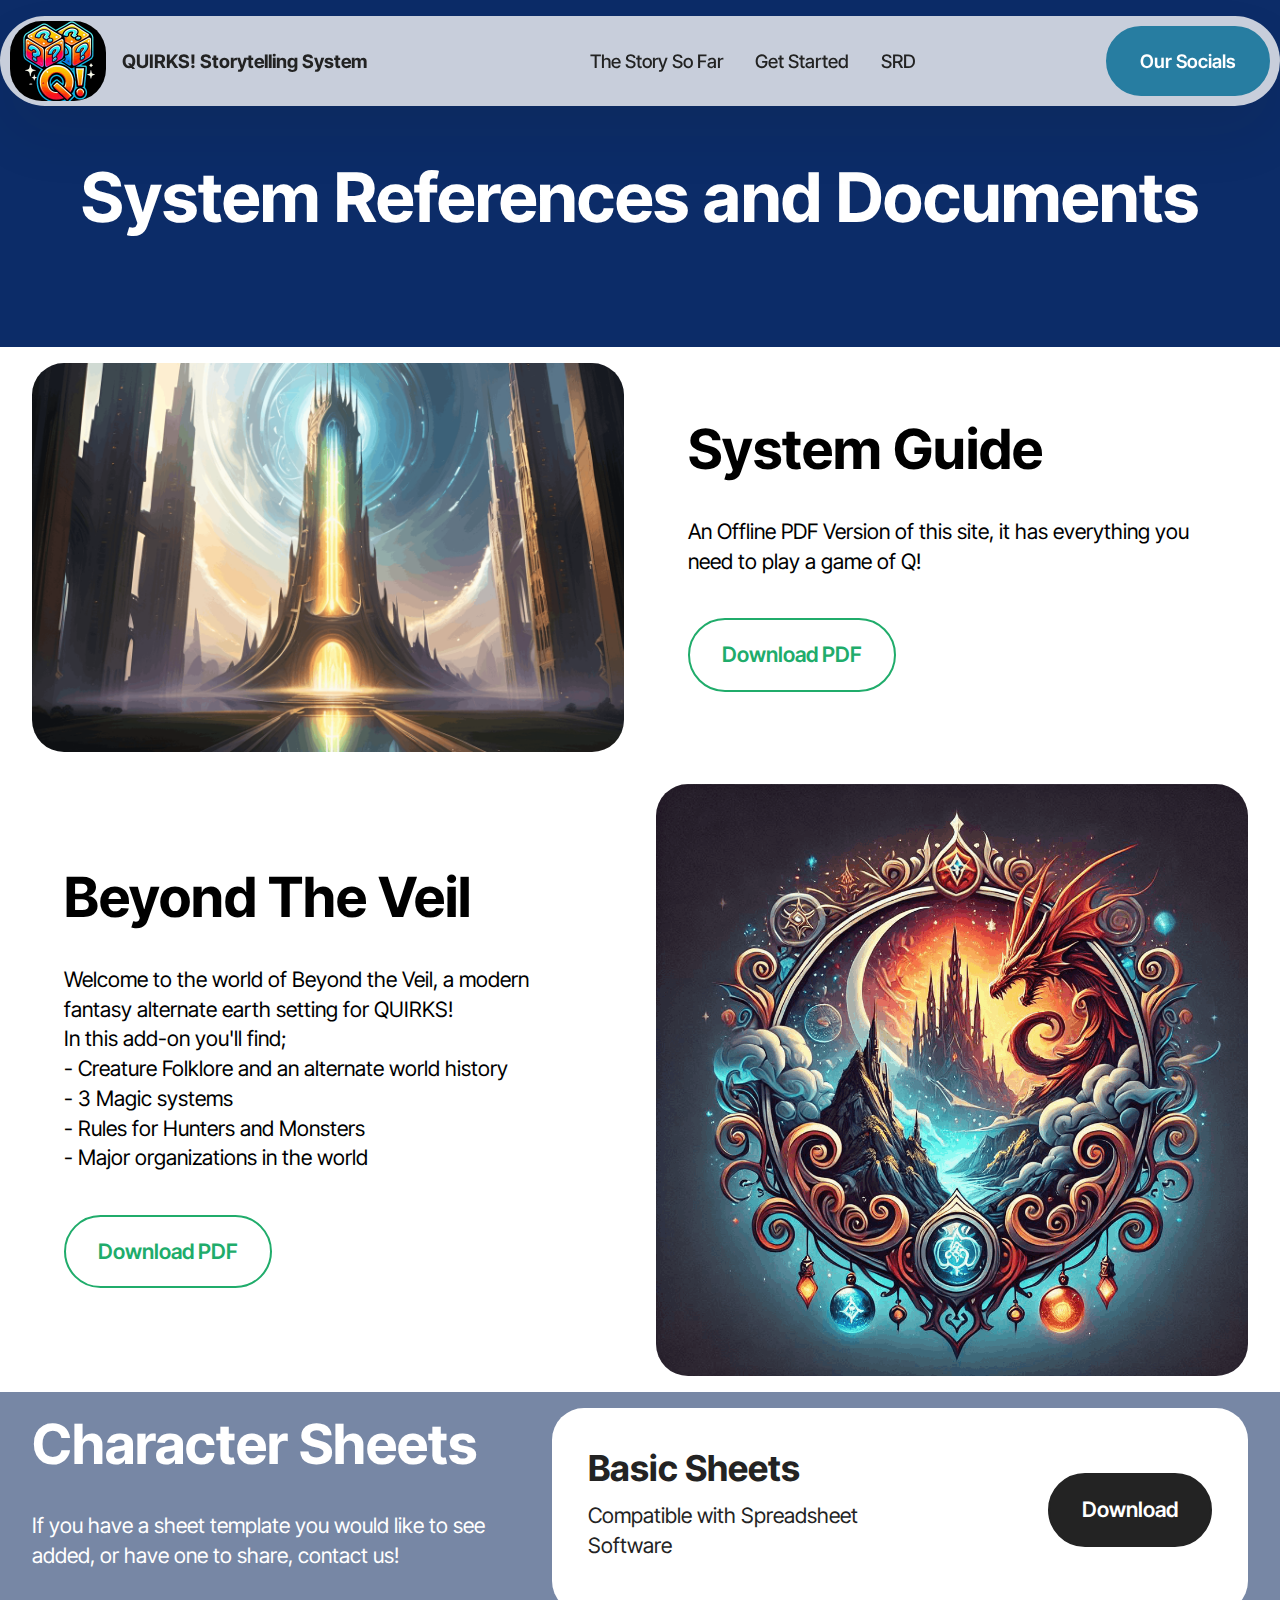
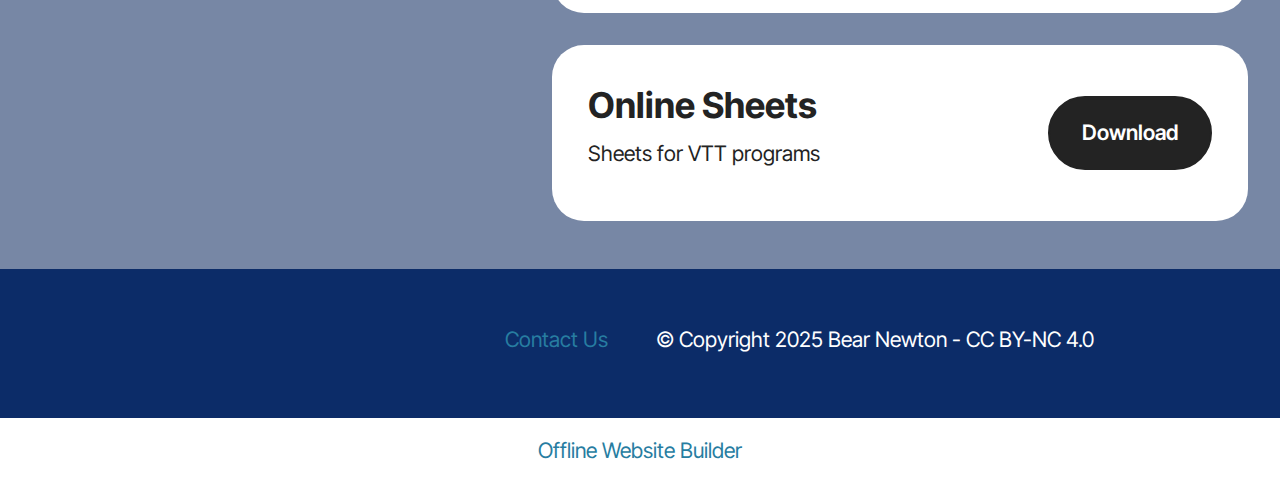
<file: SRD.html>
<!DOCTYPE html>
<html  >
<head>
  <!-- Site made with Mobirise Website Builder v5.9.18, https://mobirise.com -->
  <meta charset="UTF-8">
  <meta http-equiv="X-UA-Compatible" content="IE=edge">
  <meta name="generator" content="Mobirise v5.9.18, mobirise.com">
  <meta name="viewport" content="width=device-width, initial-scale=1, minimum-scale=1">
  <link rel="shortcut icon" href="assets/images/q-logo-v2-192x192.png" type="image/x-icon">
  <meta name="description" content="">
  
  
  <title>System Reference Documents</title>
  <link rel="stylesheet" href="assets/web/assets/mobirise-icons2/mobirise2.css">
  <link rel="stylesheet" href="assets/bootstrap/css/bootstrap.min.css">
  <link rel="stylesheet" href="assets/bootstrap/css/bootstrap-grid.min.css">
  <link rel="stylesheet" href="assets/bootstrap/css/bootstrap-reboot.min.css">
  <link rel="stylesheet" href="assets/dropdown/css/style.css">
  <link rel="stylesheet" href="assets/theme/css/style.css">
  <link rel="preload" href="https://fonts.googleapis.com/css2?family=Inter+Tight:wght@400;700&display=swap&display=swap" as="style" onload="this.onload=null;this.rel='stylesheet'">
  <noscript><link rel="stylesheet" href="https://fonts.googleapis.com/css2?family=Inter+Tight:wght@400;700&display=swap&display=swap"></noscript>
  <link rel="preload" as="style" href="assets/mobirise/css/mbr-additional.css?v=yqtXfd"><link rel="stylesheet" href="assets/mobirise/css/mbr-additional.css?v=yqtXfd" type="text/css">

  
  
  
</head>
<body>
  
  <section data-bs-version="5.1" class="menu menu2 cid-uzWmqu9IFd" once="menu" id="menu02-1">
	

	<nav class="navbar navbar-dropdown navbar-fixed-top navbar-expand-lg">
		<div class="container">
			<div class="navbar-brand">
				<span class="navbar-logo">
					
						<a href="index.html"><img src="assets/images/q-logo-v2-192x192.png" alt="Q!" style="height: 5rem;"></a>
					
				</span>
				<span class="navbar-caption-wrap"><a class="navbar-caption text-black text-primary display-4">QUIRKS! Storytelling System</a></span>
			</div>
			<button class="navbar-toggler" type="button" data-toggle="collapse" data-bs-toggle="collapse" data-target="#navbarSupportedContent" data-bs-target="#navbarSupportedContent" aria-controls="navbarNavAltMarkup" aria-expanded="false" aria-label="Toggle navigation">
				<div class="hamburger">
					<span></span>
					<span></span>
					<span></span>
					<span></span>
				</div>
			</button>
			<div class="collapse navbar-collapse" id="navbarSupportedContent">
				<ul class="navbar-nav nav-dropdown" data-app-modern-menu="true"><li class="nav-item">
						<a class="nav-link link text-black text-primary display-4" href="GameLore.html" aria-expanded="false">The Story So Far</a>
					</li><li class="nav-item"><a class="nav-link link text-black text-primary display-4" href="GetStarted.html">Get Started</a></li><li class="nav-item"><a class="nav-link link text-black text-primary display-4" href="SRD.html">SRD</a></li></ul>
				
				<div class="navbar-buttons mbr-section-btn"><a class="btn btn-primary display-4" href="https://linktr.ee/QUIRKStories" target="_blank">Our Socials<br></a></div>
			</div>
		</div>
	</nav>
</section>

<section data-bs-version="5.1" class="header19 cid-uAyAXNBBkB" id="header19-6p">
  

  
  
  <div class="container">
    <div class="row">
      <div class="content-wrap col-12 col-md-12">
        <h1 class="mbr-section-title mbr-fonts-style mb-4 display-1">
          <strong>System References and Documents</strong><strong><br></strong></h1>
        
        
        
      </div>
    </div>
  </div>
</section>

<section data-bs-version="5.1" class="start article2 cid-uzWuuUXCrq" id="article02-4">
	

	
	

	<div class="container">
		<div class="row justify-content-center">
			<div class="col-12 col-md-12 col-lg-6 image-wrapper">
				<img class="w-100" src="assets/images/tower-background-1256x824.png" alt="Mobirise Website Builder">
			</div>
			<div class="col-12 col-md-12 col-lg">
				<div class="text-wrapper align-left">
					<h1 class="mbr-section-title mbr-fonts-style mb-4 display-2"><strong>System Guide</strong><strong><br></strong>
					</h1>
					<p class="mbr-text align-left mbr-fonts-style mb-4 display-7">An Offline PDF Version of this site, it has everything you need to play a game of Q!<br></p>
					<div class="mbr-section-btn align-left mt-3"><a class="btn btn-success-outline display-7" href="assets/files/QUIRKS-SystemGuide-1.pdf" target="_blank">Download PDF<br></a></div>
				</div>
			</div>
		</div>
	</div>
</section>

<section data-bs-version="5.1" class="start article4 cid-uA0ZKGwu9k" id="article04-x">
	

	
	

	<div class="container">
		<div class="row justify-content-center">
			<div class="col-12 col-md-12 col-lg-6 image-wrapper">
				<img class="w-100" src="assets/images/q-background-1024x1024.png" alt="Mobirise Website Builder">
			</div>
			<div class="col-12 col-md-12 col-lg">
				<div class="text-wrapper align-left">
					<h1 class="mbr-section-title mbr-fonts-style mb-4 display-2"><strong>Beyond The Veil</strong></h1>
					<p class="mbr-text mbr-fonts-style mb-4 display-7">Welcome to the world of Beyond the Veil, a modern fantasy alternate earth setting for QUIRKS! <br>In this add-on you'll find; 
<br>- Creature Folklore and an alternate world history<br>- 3 Magic systems<br>- Rules for Hunters and Monsters<br>- Major organizations in the world&nbsp;&nbsp;<br></p>
					<div class="mbr-section-btn mt-3"><a class="btn btn-lg btn-success-outline display-7" href="assets/files/QUIRKS-BeyondTheVeil.pdf" target="_blank">Download PDF<br></a></div>
				</div>
			</div>
		</div>
	</div>
</section>

<section data-bs-version="5.1" class="people01 cid-uA10JEtXNA" id="people01-y">
  

  

  <div class="container">
    <div class="row">
      <div class="col-lg-5 mb-5">
        <h3 class="mbr-section-maintitle mbr-fonts-style mb-4 display-2">
          <strong>Character Sheets</strong></h3>
        <p class="mbr-section-maintext mbr-fonts-style mb-4 display-7">
          If you have a sheet template you would like to see added, or have one to share, contact us!<br>
        </p>

        
      </div>

      <div class="col-lg-7">
        
        <div class="item features-without-image active">
          <div class="item-wrapper">
            <div class="row align-items-center">
              <div class="col-md-7">
                <div class="align-left">
                  <h3 class="mbr-section-title mbr-fonts-style mb-2 display-5"><strong>Basic Sheets</strong></h3>
                  <h4 class="mbr-section-subtitle mbr-fonts-style mb-3 display-7">Compatible with Spreadsheet Software</h4>
                  
                </div>
              </div>

              <div class="col-md-5">
                <div class="mbr-section-btn align-right"><a class="btn btn-black display-7" href="assets/files/QUIRKS Basic Sheets.zip" target="_blank">Download<strong></strong></a></div>
              </div>
            </div>
          </div>
        </div><div class="item features-without-image">
          <div class="item-wrapper">
            <div class="row align-items-center">
              <div class="col-md-7">
                <div class="align-left">
                  <h3 class="mbr-section-title mbr-fonts-style mb-2 display-5"><strong>Online Sheets</strong></h3>
                  <h4 class="mbr-section-subtitle mbr-fonts-style mb-3 display-7">
                    Sheets for VTT programs</h4>
                  
                </div>
              </div>

              <div class="col-md-5">
                <div class="mbr-section-btn align-right"><a class="btn btn-black display-7" href="assets/files/QUIRKS VTT Sheets.zip" target="_blank">Download<br><strong></strong></a></div>
              </div>
            </div>
          </div>
        </div>
        
      </div>
    </div>
  </div>
</section>

<section data-bs-version="5.1" class="footer2 cid-uA1U03bJyv" once="footers" id="footer02-21">
    

    
    

    <div class="container">
        <div class="row flex-row-reverse">
            <div class="col-12 col-lg-6 center mt-2 mb-3">
                <p class="mbr-fonts-style copyright mb-0 display-7">
                    © Copyright 2025 Bear Newton - CC BY-NC 4.0</p>
            </div>
            <div class="col-12 col-lg-6 center">
                <div class="row-links mt-2 mb-3">
                    <ul class="row-links-soc">
                        
                        
                        
                        
                    <li class="row-links-soc-item mbr-fonts-style display-7"><strong><a href="https://linktr.ee/QUIRKStories" class="text-primary">Contact Us</a></strong></li></ul>
                </div>
            </div>
        </div>
    </div>
</section><section class="display-7" style="padding: 0;align-items: center;justify-content: center;flex-wrap: wrap;    align-content: center;display: flex;position: relative;height: 4rem;"><a href="https://mobiri.se/3708680" style="flex: 1 1;height: 4rem;position: absolute;width: 100%;z-index: 1;"><img alt="" style="height: 4rem;" src="[data-uri]"></a><p style="margin: 0;text-align: center;" class="display-7">&#8204;</p><a style="z-index:1" href="https://mobirise.com/offline-website-builder.html">Offline Website Builder</a></section><script src="assets/bootstrap/js/bootstrap.bundle.min.js"></script>  <script src="assets/smoothscroll/smooth-scroll.js"></script>  <script src="assets/ytplayer/index.js"></script>  <script src="assets/dropdown/js/navbar-dropdown.js"></script>  <script src="assets/theme/js/script.js"></script>  
  
  
</body>
</html>
</file>
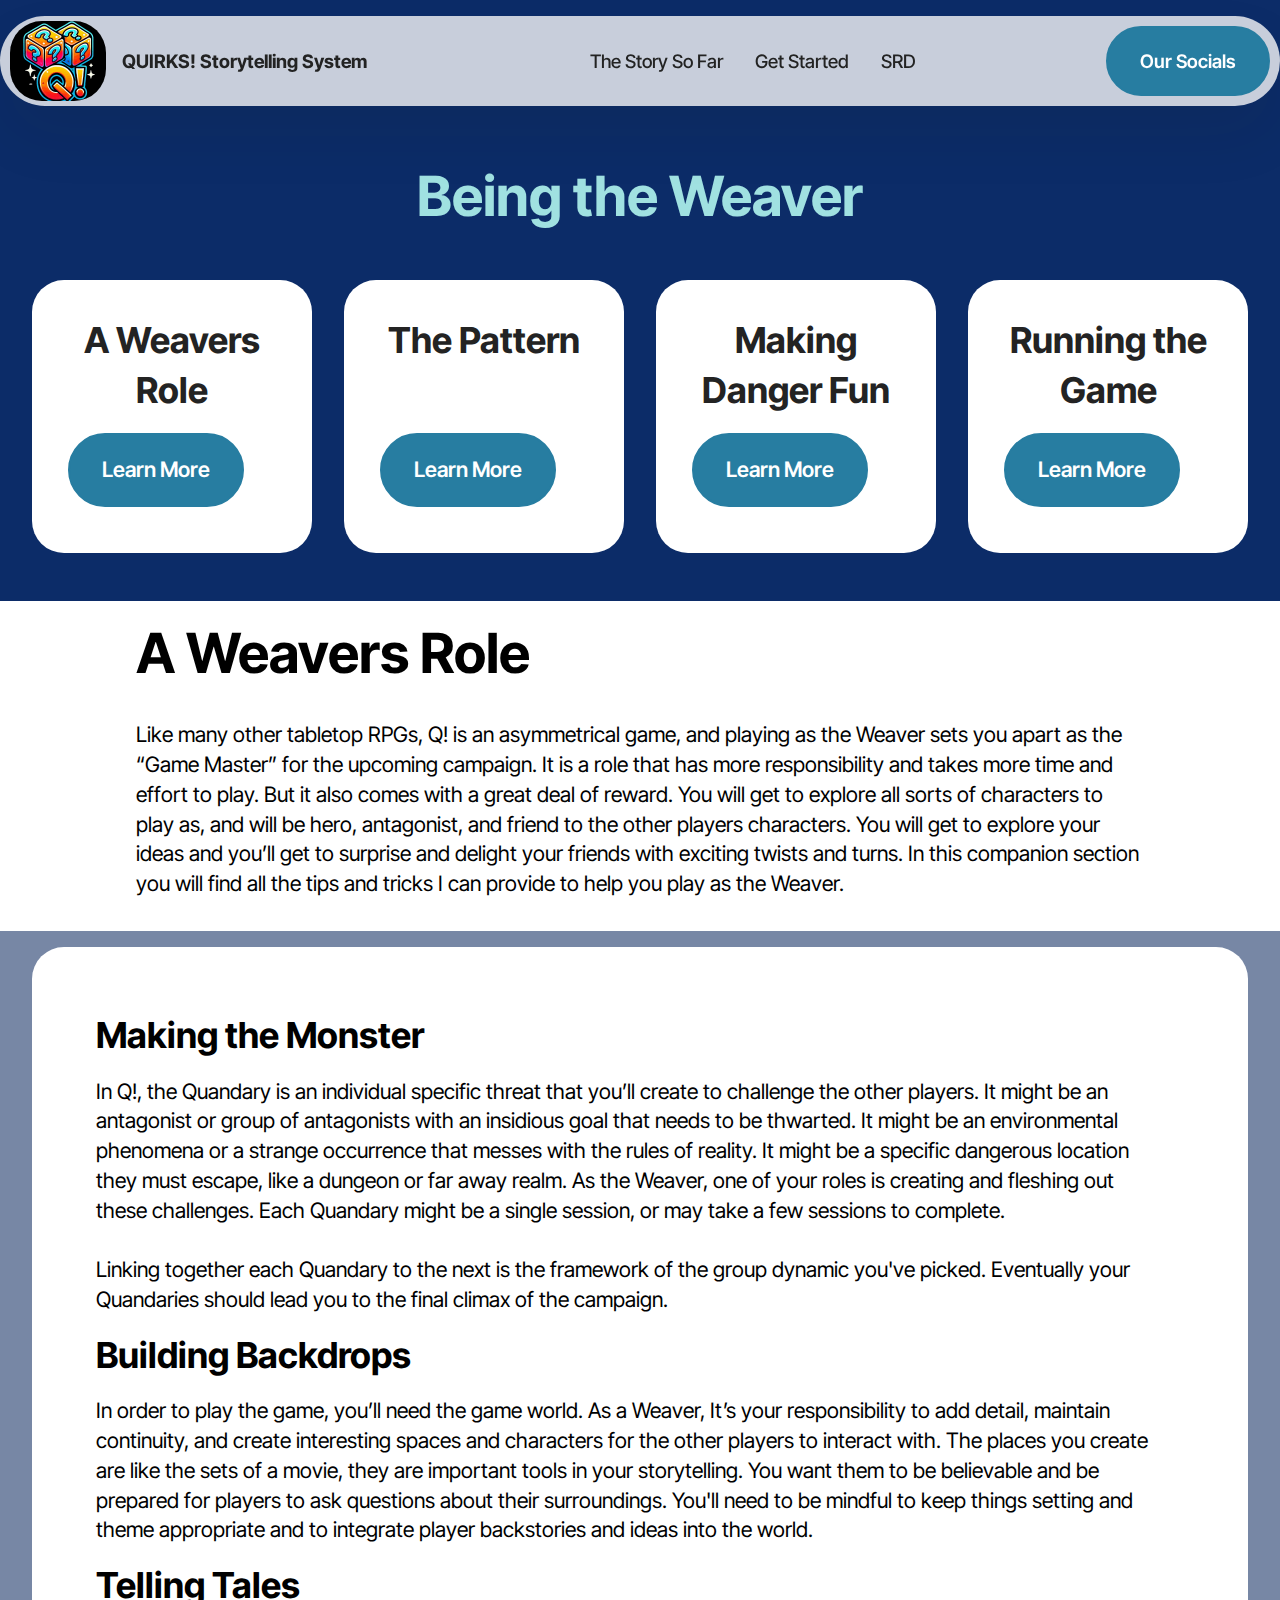
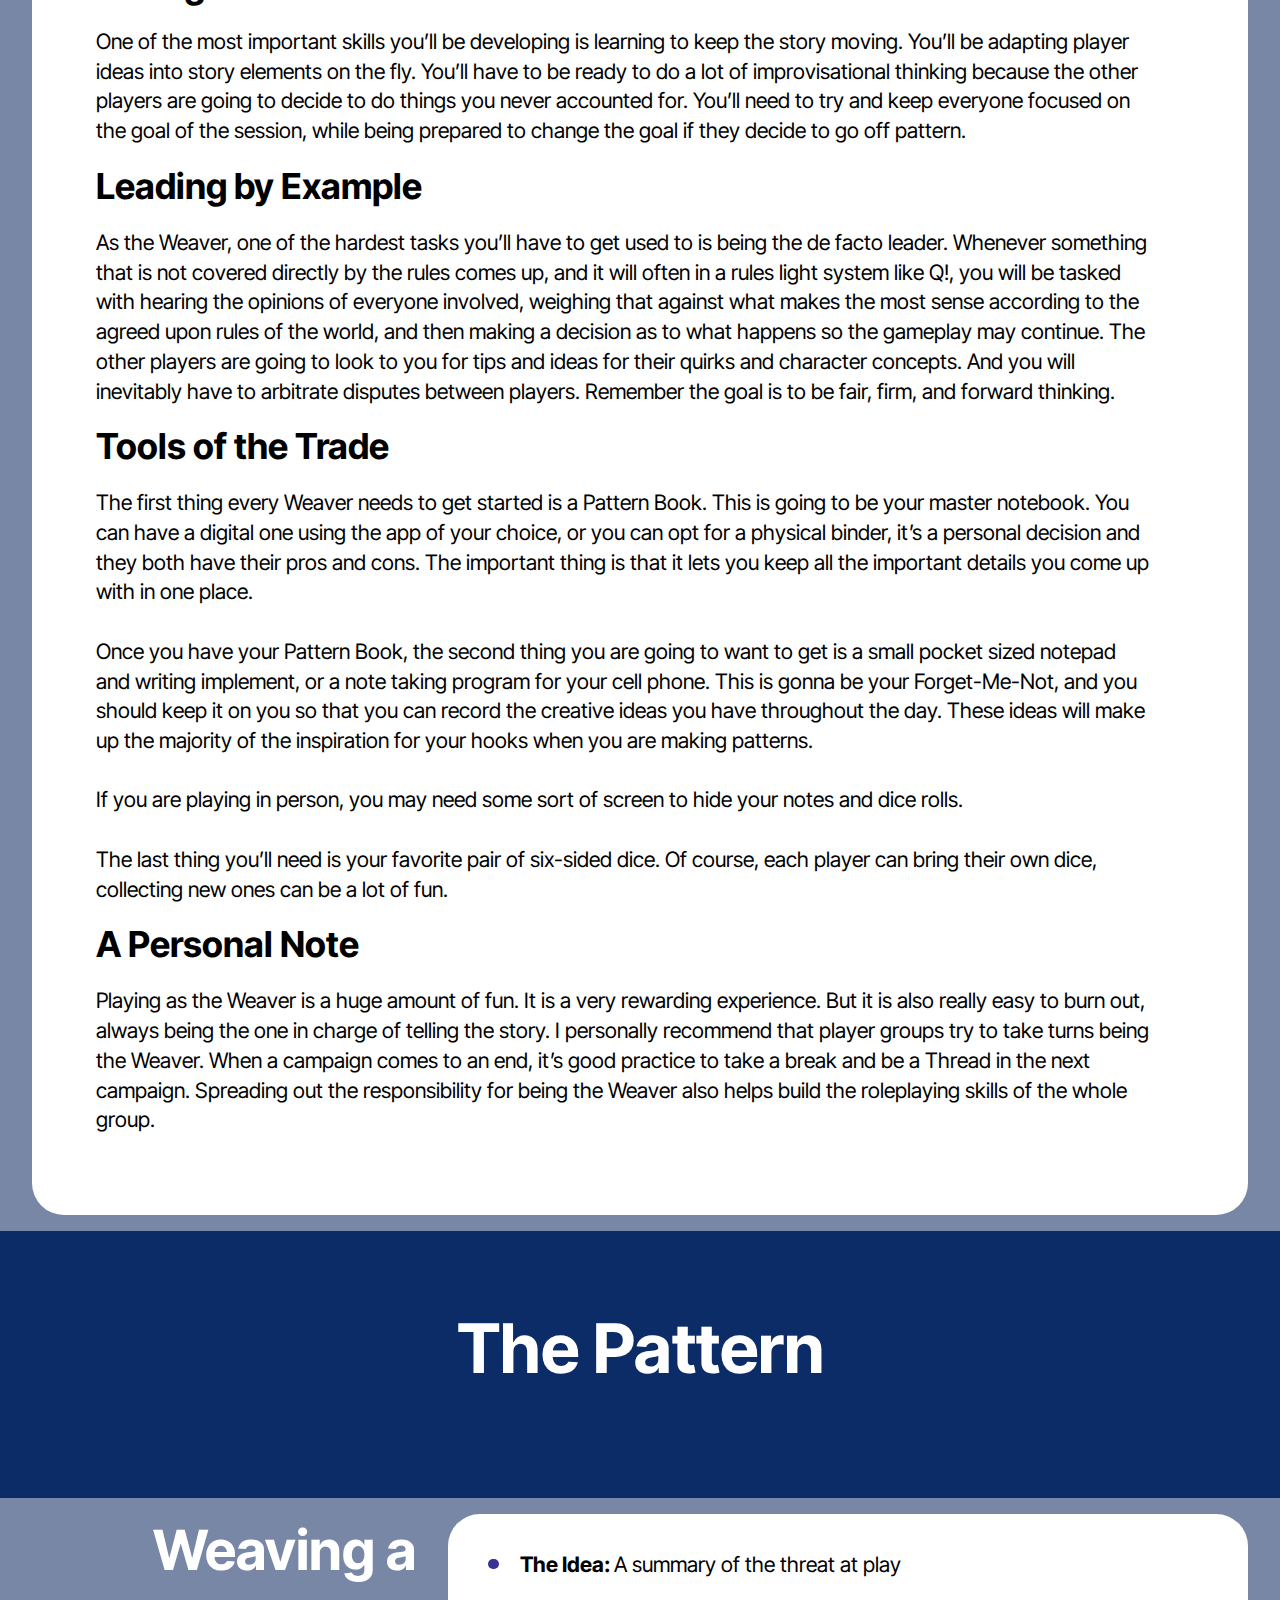
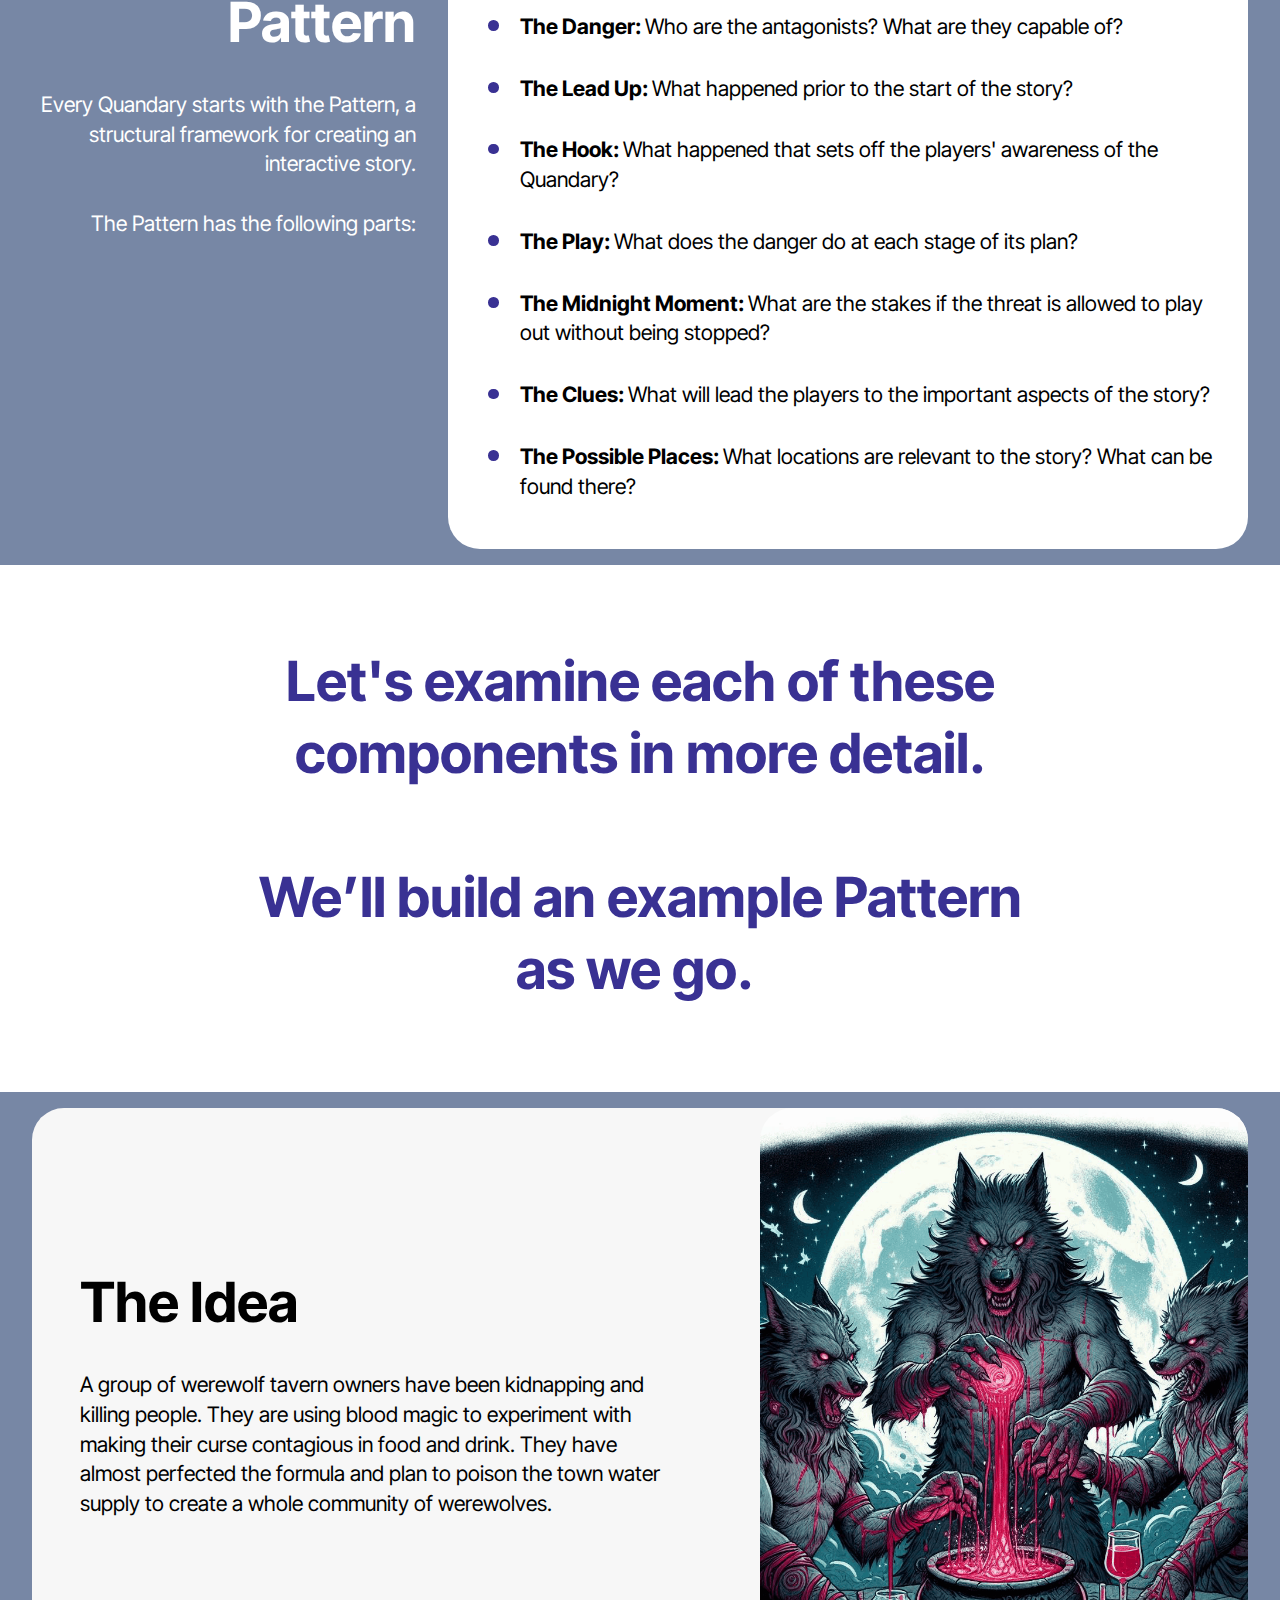
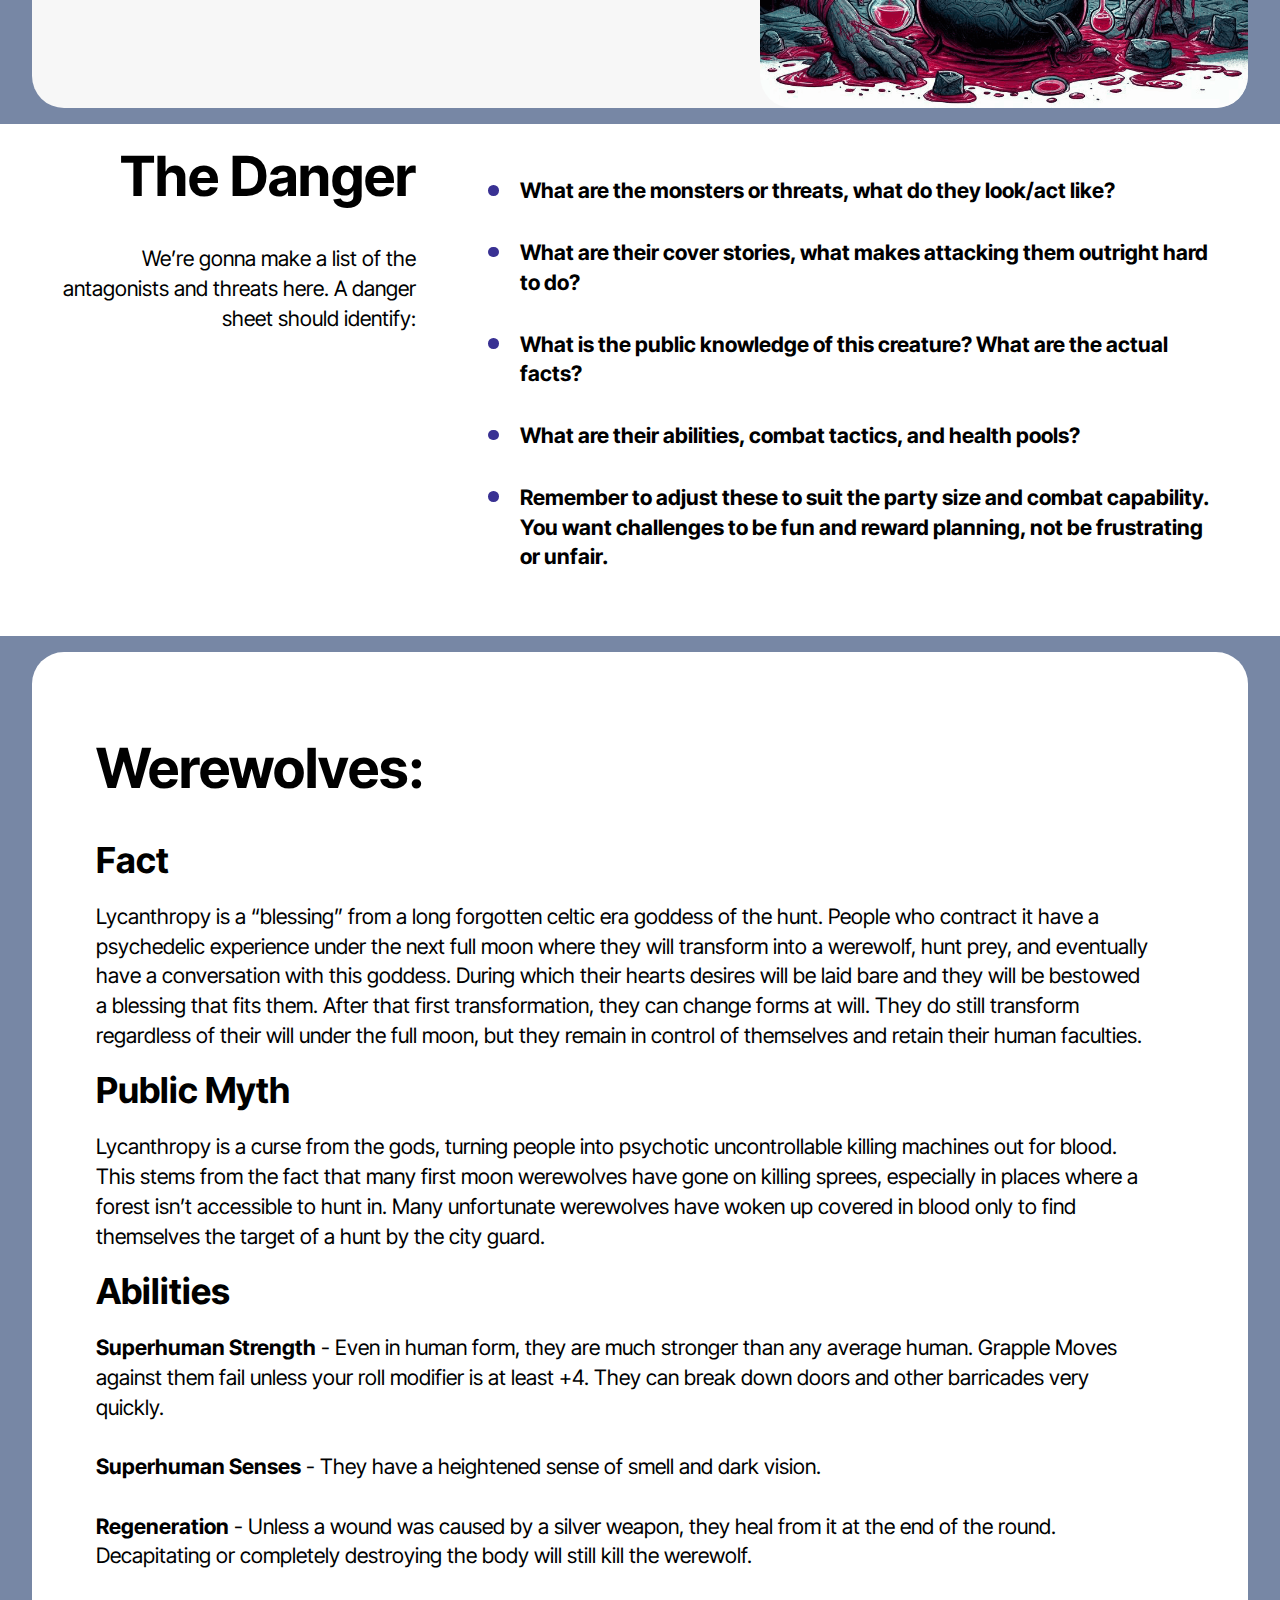
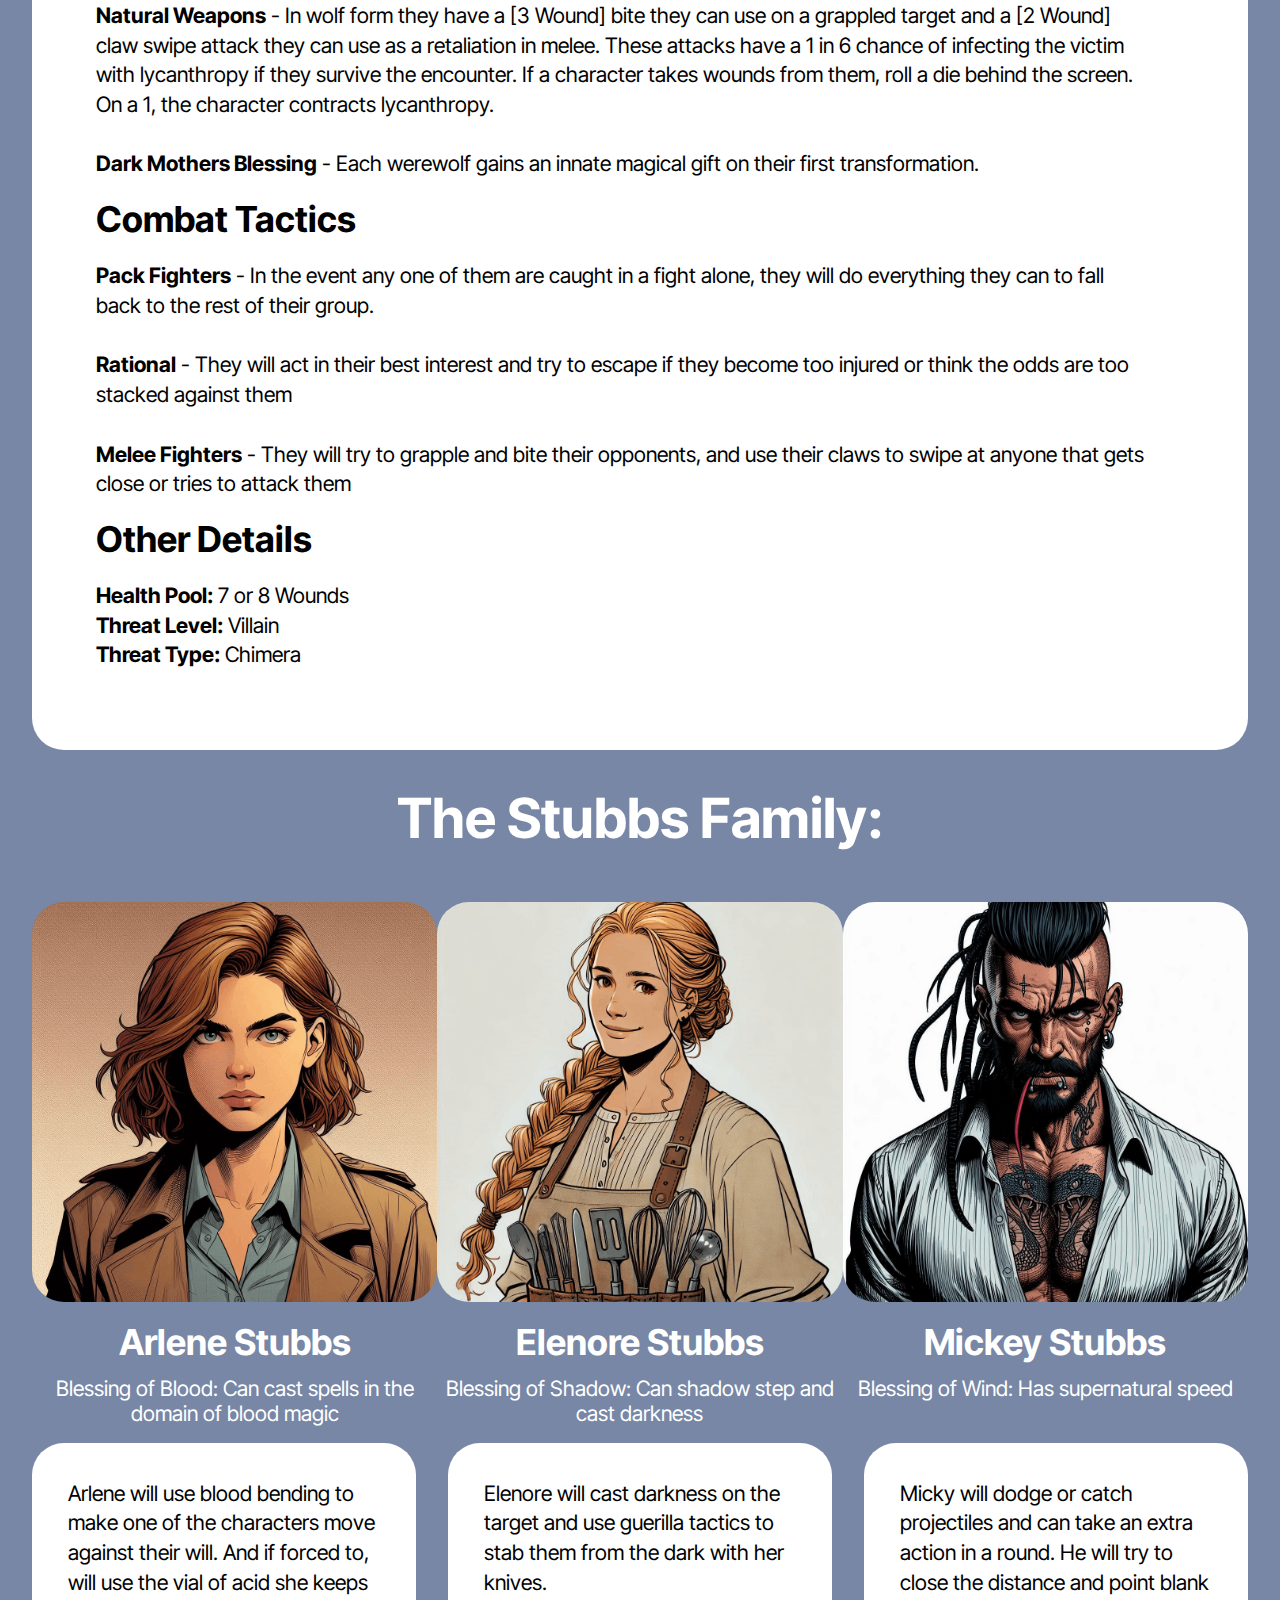
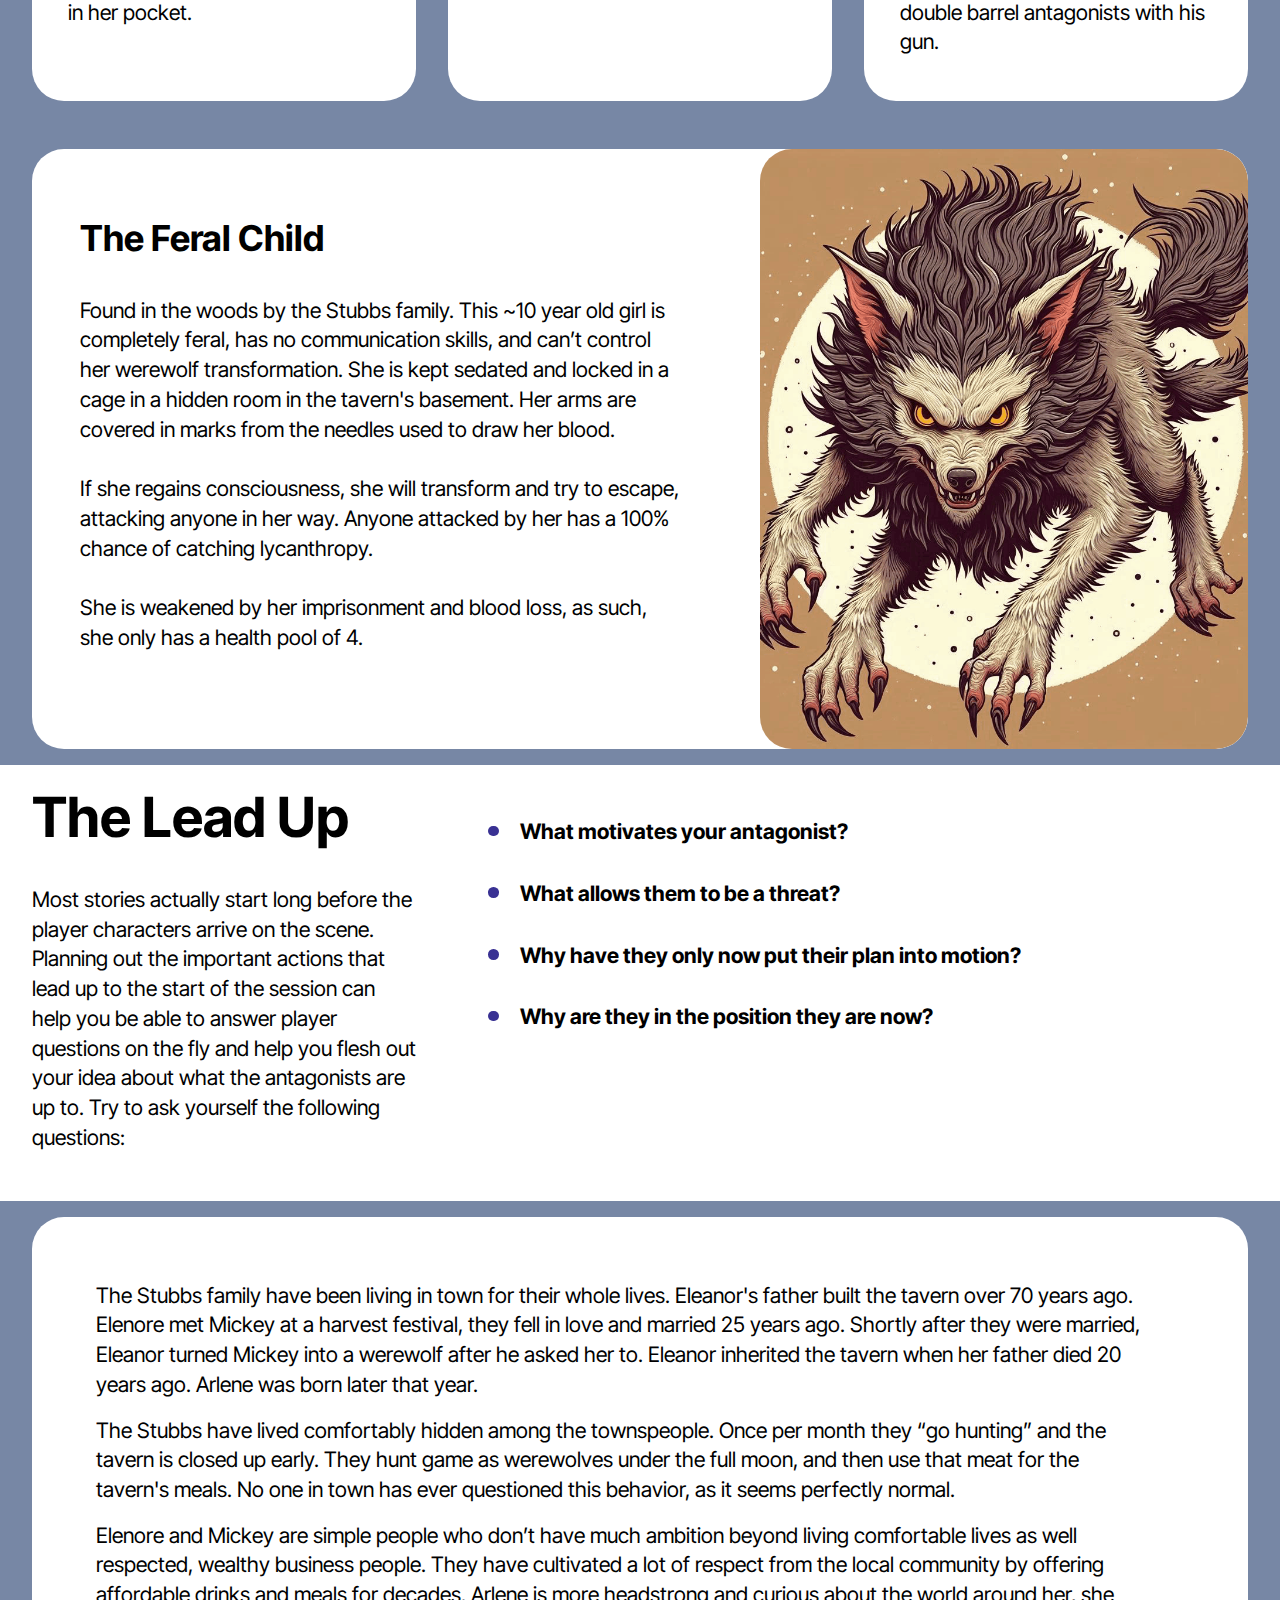
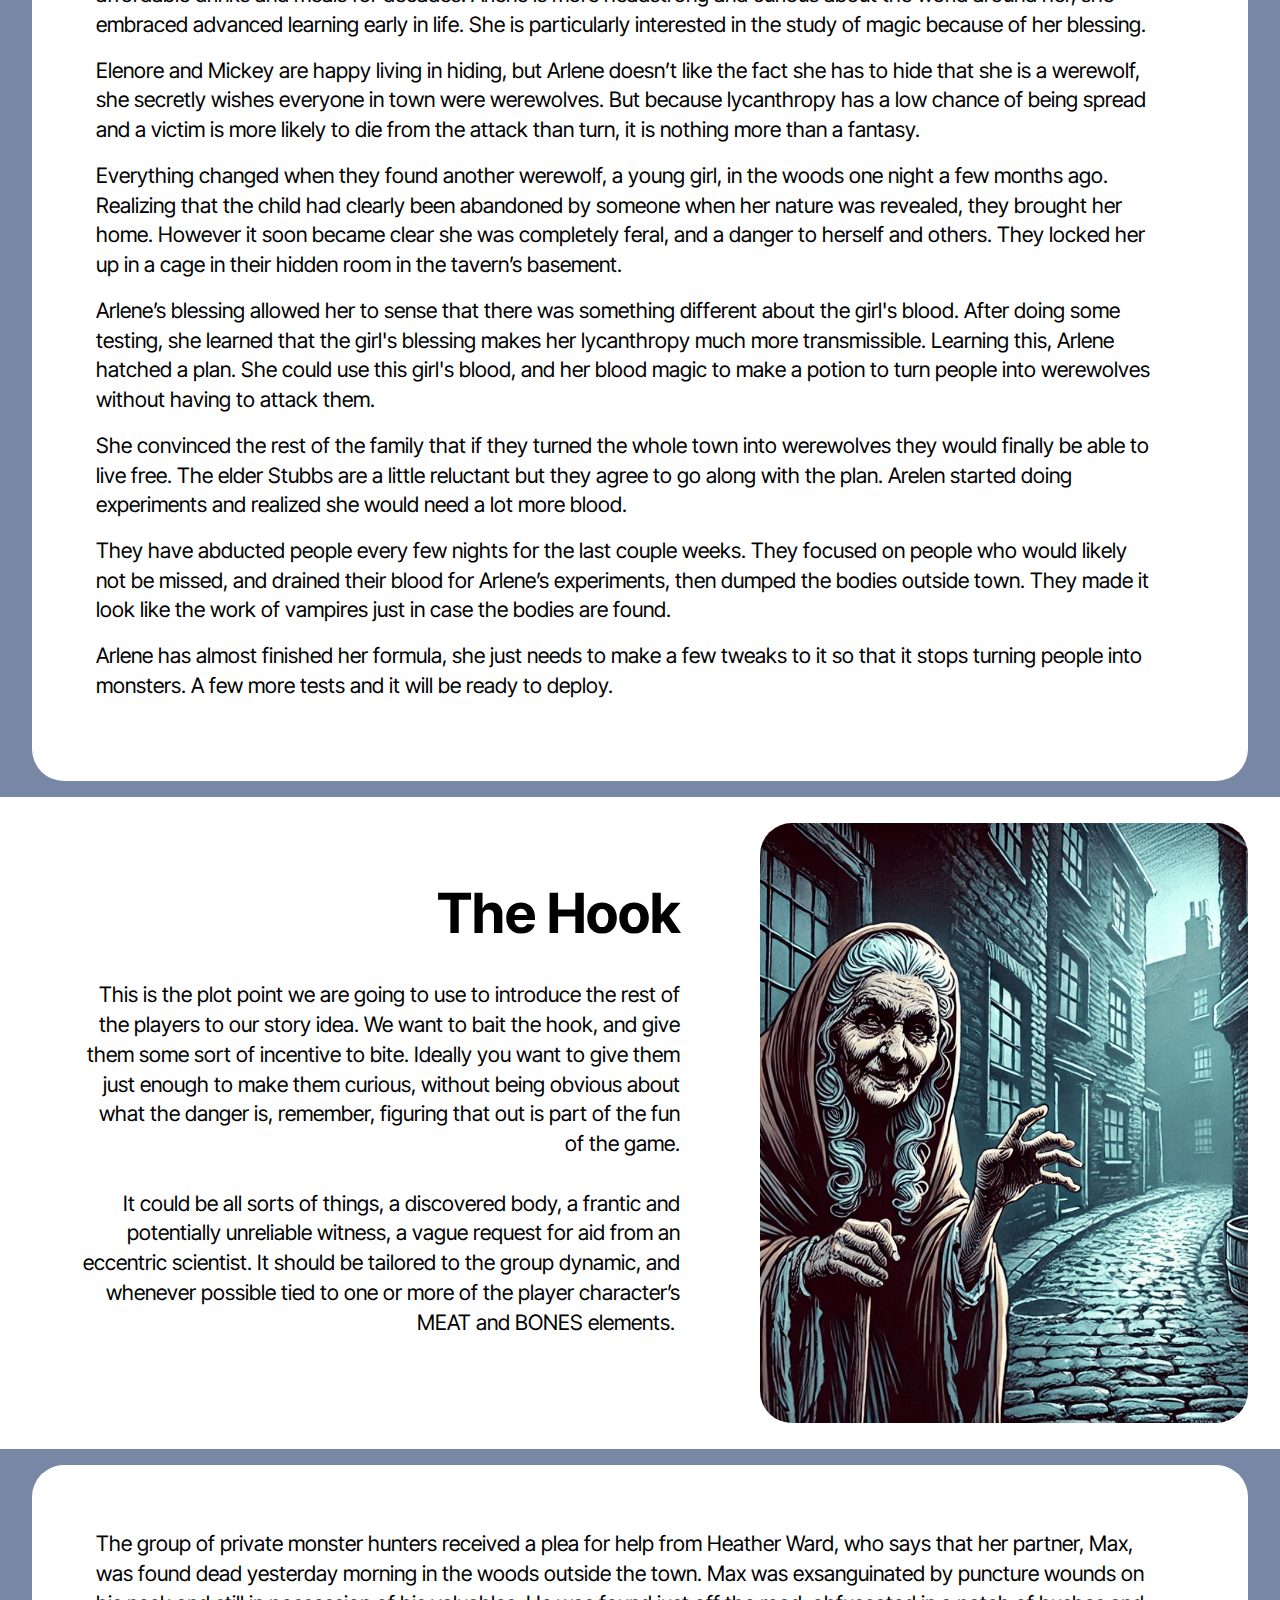
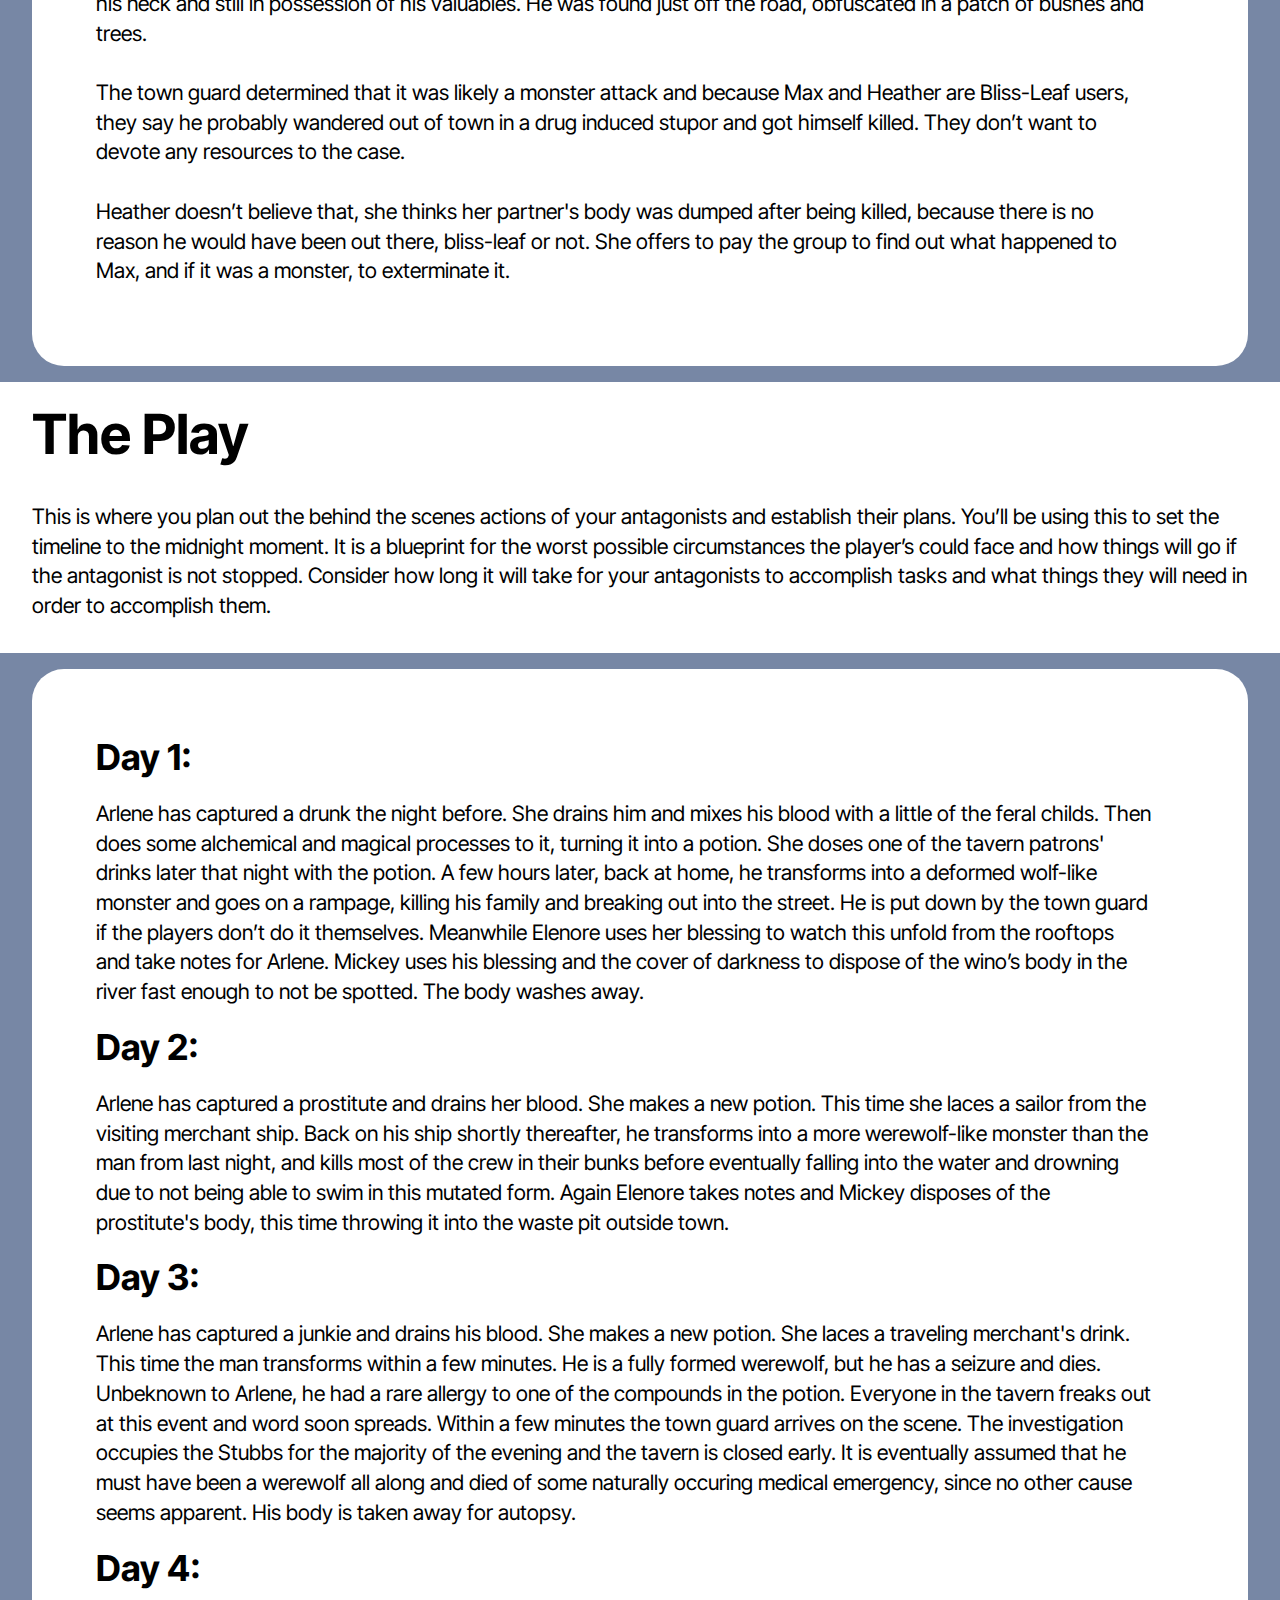
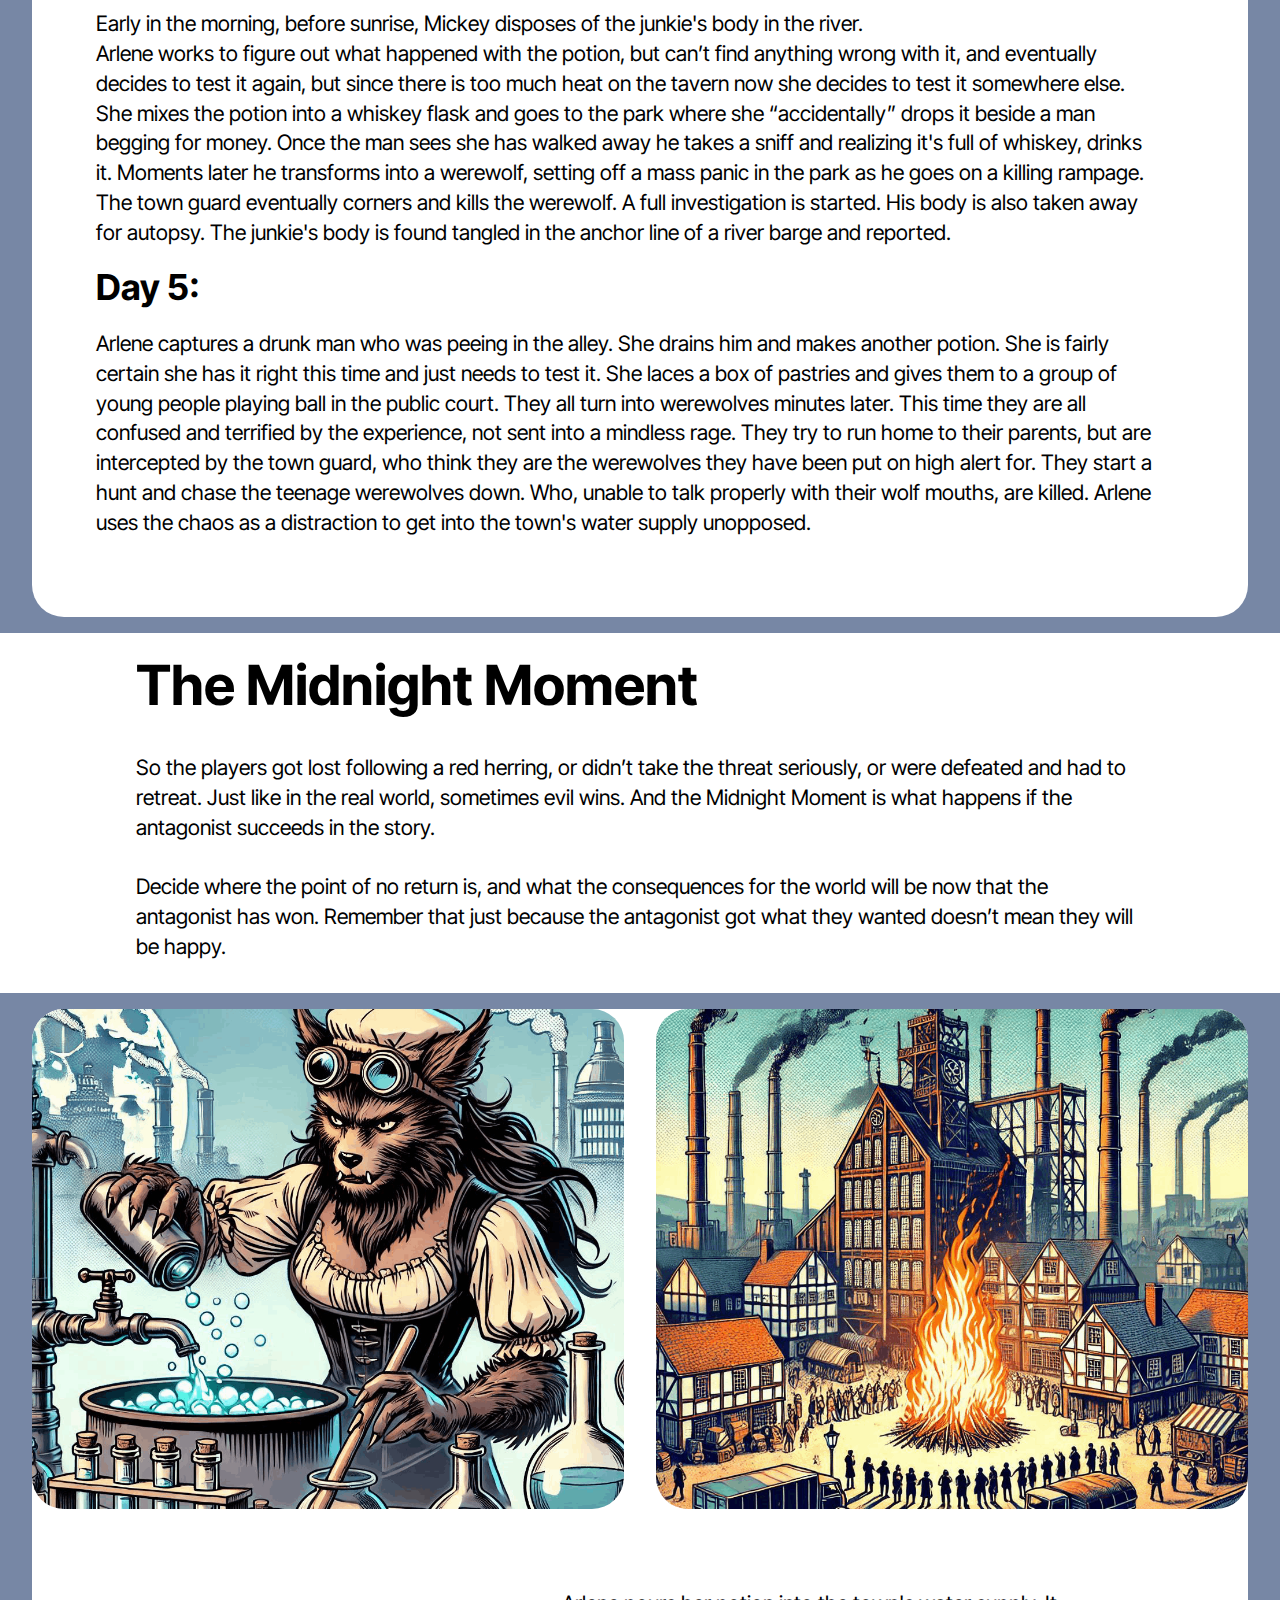
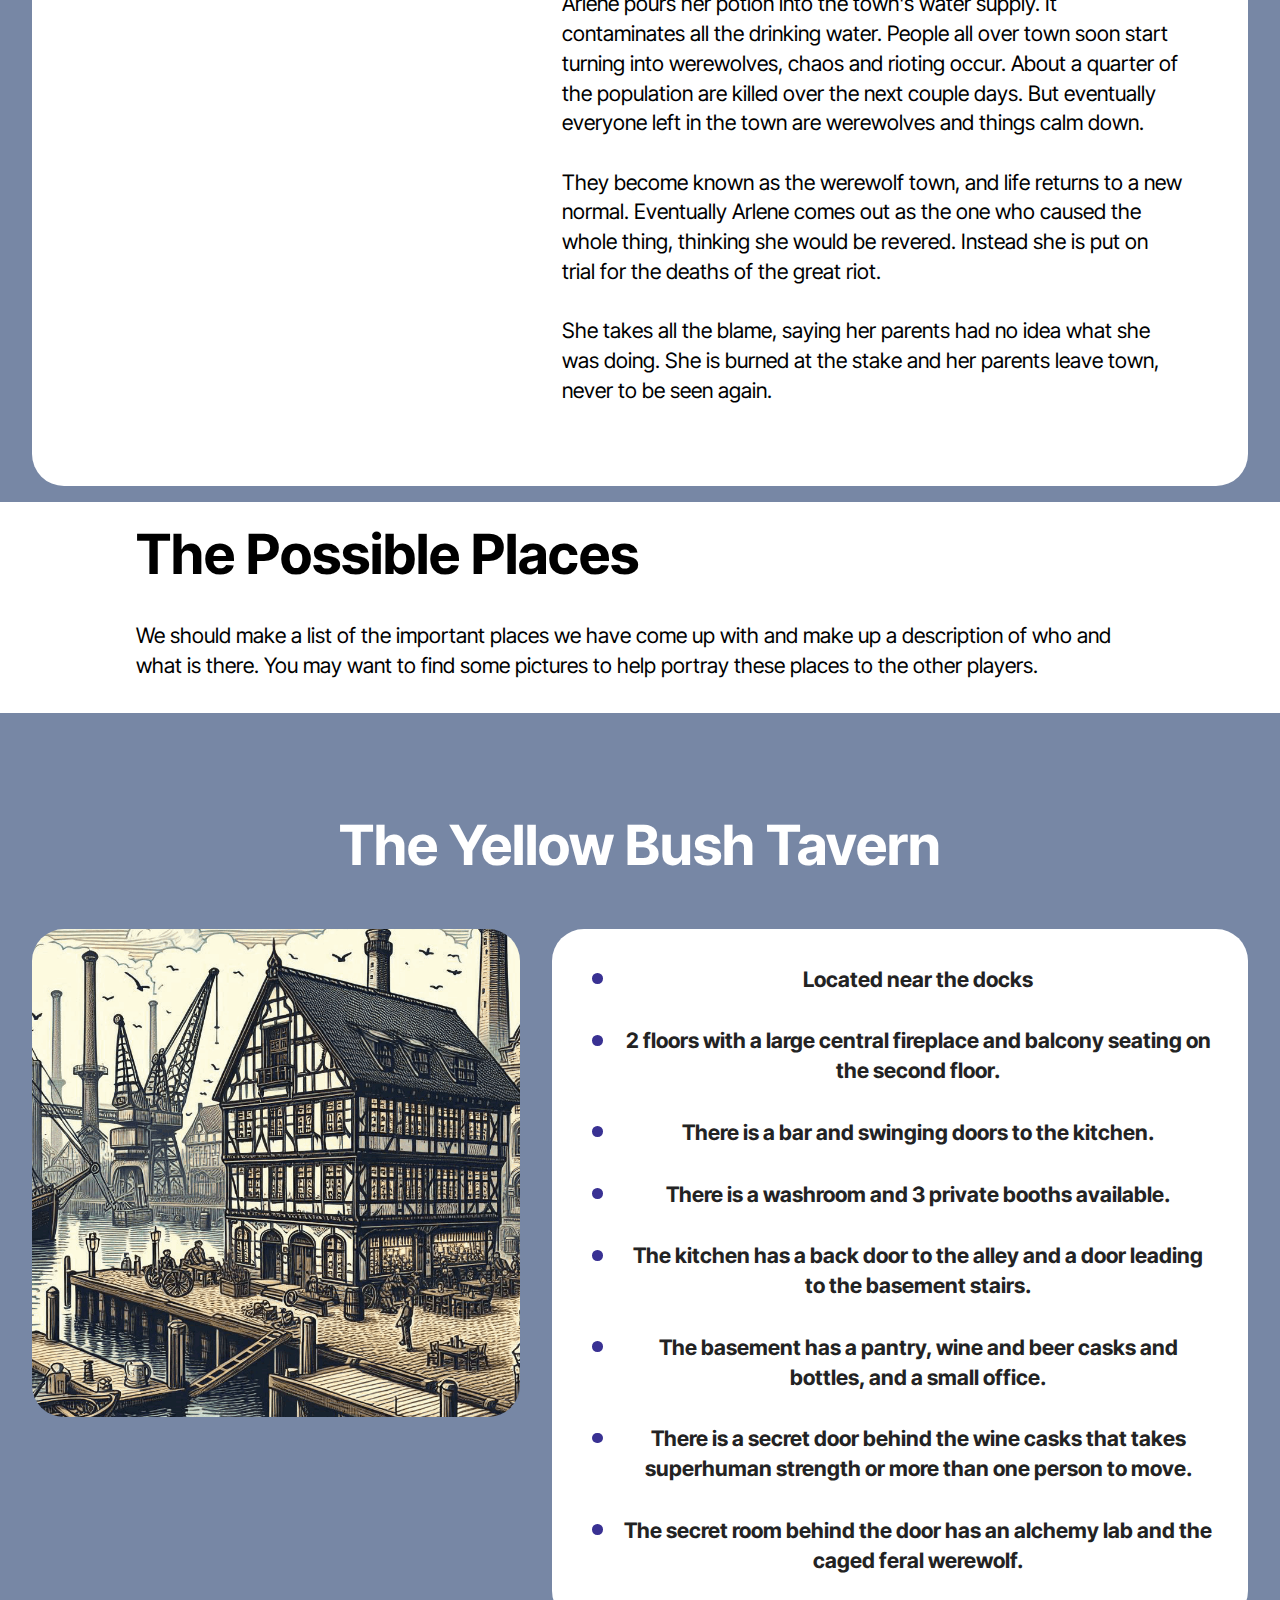
<file: Weaver.html>
<!DOCTYPE html>
<html  >
<head>
  <!-- Site made with Mobirise Website Builder v5.9.18, https://mobirise.com -->
  <meta charset="UTF-8">
  <meta http-equiv="X-UA-Compatible" content="IE=edge">
  <meta name="generator" content="Mobirise v5.9.18, mobirise.com">
  <meta name="viewport" content="width=device-width, initial-scale=1, minimum-scale=1">
  <link rel="shortcut icon" href="assets/images/q-logo-v2-192x192.png" type="image/x-icon">
  <meta name="description" content="How to play as the weaver">
  
  
  <title>Weaving Stories</title>
  <link rel="stylesheet" href="assets/web/assets/mobirise-icons2/mobirise2.css">
  <link rel="stylesheet" href="assets/bootstrap/css/bootstrap.min.css">
  <link rel="stylesheet" href="assets/bootstrap/css/bootstrap-grid.min.css">
  <link rel="stylesheet" href="assets/bootstrap/css/bootstrap-reboot.min.css">
  <link rel="stylesheet" href="assets/dropdown/css/style.css">
  <link rel="stylesheet" href="assets/theme/css/style.css">
  <link rel="preload" href="https://fonts.googleapis.com/css2?family=Inter+Tight:wght@400;700&display=swap&display=swap" as="style" onload="this.onload=null;this.rel='stylesheet'">
  <noscript><link rel="stylesheet" href="https://fonts.googleapis.com/css2?family=Inter+Tight:wght@400;700&display=swap&display=swap"></noscript>
  <link rel="preload" as="style" href="assets/mobirise/css/mbr-additional.css?v=hklaHi"><link rel="stylesheet" href="assets/mobirise/css/mbr-additional.css?v=hklaHi" type="text/css">

  
  
  
</head>
<body>
  
  <section data-bs-version="5.1" class="menu menu2 cid-uzWmqu9IFd" once="menu" id="menu02-41">
	

	<nav class="navbar navbar-dropdown navbar-fixed-top navbar-expand-lg">
		<div class="container">
			<div class="navbar-brand">
				<span class="navbar-logo">
					
						<a href="index.html"><img src="assets/images/q-logo-v2-192x192.png" alt="Q!" style="height: 5rem;"></a>
					
				</span>
				<span class="navbar-caption-wrap"><a class="navbar-caption text-black text-primary display-4">QUIRKS! Storytelling System</a></span>
			</div>
			<button class="navbar-toggler" type="button" data-toggle="collapse" data-bs-toggle="collapse" data-target="#navbarSupportedContent" data-bs-target="#navbarSupportedContent" aria-controls="navbarNavAltMarkup" aria-expanded="false" aria-label="Toggle navigation">
				<div class="hamburger">
					<span></span>
					<span></span>
					<span></span>
					<span></span>
				</div>
			</button>
			<div class="collapse navbar-collapse" id="navbarSupportedContent">
				<ul class="navbar-nav nav-dropdown" data-app-modern-menu="true"><li class="nav-item">
						<a class="nav-link link text-black text-primary display-4" href="GameLore.html" aria-expanded="false">The Story So Far</a>
					</li><li class="nav-item"><a class="nav-link link text-black text-primary display-4" href="GetStarted.html">Get Started</a></li><li class="nav-item"><a class="nav-link link text-black text-primary display-4" href="SRD.html">SRD</a></li></ul>
				
				<div class="navbar-buttons mbr-section-btn"><a class="btn btn-primary display-4" href="https://linktr.ee/QUIRKStories" target="_blank">Our Socials<br></a></div>
			</div>
		</div>
	</nav>
</section>

<section data-bs-version="5.1" class="features5 cid-uAcBbihh1C" id="features05-46">
  

  
  
  <div class="container">
    <div class="row mb-5 justify-content-center">
      <div class="col-12 content-head">
        <h3 class="mbr-section-title mbr-fonts-style align-center mb-0 display-2">
          <strong>Being the Weaver</strong></h3>
        
      </div>
    </div>
    <div class="row">
      <div class="item features-without-image col-12 col-md-6 col-lg-3 item-mb active">
        <div class="item-wrapper">
          <div class="card-box align-left">
            
            <h5 class="card-title mbr-fonts-style display-5"><strong>A Weavers Role</strong></h5>
            

            <div class="mbr-section-btn item-footer"><a href="Weaver.html#article12-45" class="btn item-btn btn-primary display-7">Learn More</a></div>
          </div>
        </div>
      </div>
      <div class="item features-without-image col-12 col-md-6 col-lg-3 item-mb">
        <div class="item-wrapper">
          <div class="card-box align-left">
            
            <h5 class="card-title mbr-fonts-style display-5"><strong>The Pattern</strong></h5>
            

            <div class="mbr-section-btn item-footer"><a href="Weaver.html#header19-49" class="btn item-btn btn-primary display-7">Learn More</a></div>
          </div>
        </div>
      </div>
      <div class="item features-without-image col-12 col-md-6 col-lg-3 item-mb">
        <div class="item-wrapper">
          <div class="card-box align-left">
            
            <h5 class="card-title mbr-fonts-style display-5">
              <strong>Making Danger Fun</strong></h5>
            

            <div class="mbr-section-btn item-footer"><a class="btn item-btn btn-primary display-7" href="Weaver.html#header19-5i">Learn More</a></div>
          </div>
        </div>
      </div><div class="item features-without-image col-12 col-md-6 col-lg-3 item-mb">
        <div class="item-wrapper">
          <div class="card-box align-left">
            
            <h5 class="card-title mbr-fonts-style display-5">
              <strong>Running the Game</strong></h5>
            

            <div class="mbr-section-btn item-footer"><a class="btn item-btn btn-primary display-7" href="Playing.html#header19-69">Learn More</a></div>
          </div>
        </div>
      </div>
    </div>
  </div>
</section>

<section data-bs-version="5.1" class="article12 cid-uAcAXstYyg" id="article12-45">    
    
    <div class="container">
        <div class="row justify-content-center">
            <div class="col-md-12 col-lg-10">
                <h3 class="mbr-section-title mbr-fonts-style mb-4 mt-0 display-2"><strong>A Weavers Role</strong></h3>
                
                <p class="mbr-text mbr-fonts-style display-7">Like many other tabletop RPGs, Q! is an asymmetrical game, and playing as the Weaver sets you apart as the “Game Master” for the upcoming campaign. It is a role that has more responsibility and takes more time and effort to play. But it also comes with a great deal of reward. You will get to explore all sorts of characters to play as, and will be hero, antagonist, and friend to the other players characters. You will get to explore your ideas and you’ll get to surprise and delight your friends with exciting twists and turns. In this companion section you will find all the tips and tricks I can provide to help you play as the Weaver.</p>
            </div>
        </div>
    </div>
</section>

<section data-bs-version="5.1" class="article07 cid-uAcBOYx3uK" id="article07-47">
  

  
  
  <div class="container">
    <div class="row justify-content-center">
      <div class="card col-md-12 col-lg-12">
        <div class="card-wrapper">
          
          <div class="row card-box align-left">
            <div class="item features-without-image col-12">
              <div class="item-wrapper">
                <h4 class="mbr-section-subtitle mbr-fonts-style mb-3 display-5"><strong>Making the Monster</strong></h4>
                <p class="mbr-text mbr-fonts-style display-7">In Q!, the Quandary is an individual specific threat that you’ll create to challenge the other players. It might be an antagonist or group of antagonists with an insidious goal that needs to be thwarted. It might be an environmental phenomena or a strange occurrence that messes with the rules of reality. It might be a specific dangerous location they must escape, like a dungeon or far away realm. As the Weaver, one of your roles is creating and fleshing out these challenges. Each Quandary might be a single session, or may take a few sessions to complete.
<br>
<br>Linking together each Quandary to the next is the framework of the group dynamic you've picked. Eventually your Quandaries should lead you to the final climax of the campaign.&nbsp;<br></p>
              </div>
            </div>
            <div class="item features-without-image col-12">
              <div class="item-wrapper">
                <h4 class="mbr-section-subtitle mbr-fonts-style mb-3 display-5"><strong>Building Backdrops</strong></h4>
                <p class="mbr-text mbr-fonts-style display-7">
                  In order to play the game, you’ll need the game world. As a Weaver, It’s your responsibility to add detail, maintain continuity, and create interesting spaces and characters for the other players to interact with. The places you create are like the sets of a movie, they are important tools in your storytelling. You want them to be believable and be prepared for players to ask questions about their surroundings. You'll need to be mindful to keep things setting and theme appropriate and to integrate player backstories and ideas into the world.
                </p>
              </div>
            </div>
            <div class="item features-without-image col-12">
              <div class="item-wrapper">
                <h4 class="mbr-section-subtitle mbr-fonts-style mb-3 display-5"><strong>Telling Tales</strong></h4>
                <p class="mbr-text mbr-fonts-style display-7">
                  One of the most important skills you’ll be developing is learning to keep the story moving. You’ll be adapting player ideas into story elements on the fly. You’ll have to be ready to do a lot of improvisational thinking because the other players are going to decide to do things you never accounted for. You’ll need to try and keep everyone focused on the goal of the session, while being prepared to change the goal if they decide to go off pattern.
                </p>
              </div>
            </div>
            <div class="item features-without-image col-12">
              <div class="item-wrapper">
                <h4 class="mbr-section-subtitle mbr-fonts-style mb-3 display-5"><strong>Leading by Example</strong></h4>
                <p class="mbr-text mbr-fonts-style display-7">
                  As the Weaver, one of the hardest tasks you’ll have to get used to is being the de facto leader. Whenever something that is not covered directly by the rules comes up, and it will often in a rules light system like Q!, you will be tasked with hearing the opinions of everyone involved, weighing that against what makes the most sense according to the agreed upon rules of the world, and then making a decision as to what happens so the gameplay may continue. The other players are going to look to you for tips and ideas for their quirks and character concepts. And you will inevitably have to arbitrate disputes between players. Remember the goal is to be fair, firm, and forward thinking.
                </p>
              </div>
            </div><div class="item features-without-image col-12">
              <div class="item-wrapper">
                <h4 class="mbr-section-subtitle mbr-fonts-style mb-3 display-5"><strong>Tools of the Trade</strong></h4>
                <p class="mbr-text mbr-fonts-style display-7">The first thing every Weaver needs to get started is a Pattern Book. This is going to be your master notebook. You can have a digital one using the app of your choice, or you can opt for a physical binder, it’s a personal decision and they both have their pros and cons. The important thing is that it lets you keep all the important details you come up with in one place. 
<br>
<br>Once you have your Pattern Book, the second thing you are going to want to get is a small pocket sized notepad and writing implement, or a note taking program for your cell phone. This is gonna be your Forget-Me-Not, and you should keep it on you so that you can record the creative ideas you have throughout the day. These ideas will make up the majority of the inspiration for your hooks when you are making patterns.
<br>
<br>If you are playing in person, you may need some sort of screen to hide your notes and dice rolls.
<br>
<br>The last thing you’ll need is your favorite pair of six-sided dice. Of course, each player can bring their own dice, collecting new ones can be a lot of fun.&nbsp;<br></p>
              </div>
            </div><div class="item features-without-image col-12">
              <div class="item-wrapper">
                <h4 class="mbr-section-subtitle mbr-fonts-style mb-3 display-5"><strong>A Personal Note</strong></h4>
                <p class="mbr-text mbr-fonts-style display-7">Playing as the Weaver is a huge amount of fun. It is a very rewarding experience. But it is also really easy to burn out, always being the one in charge of telling the story. I personally recommend that player groups try to take turns being the Weaver. When a campaign comes to an end, it’s good practice to take a break and be a Thread in the next campaign. Spreading out the responsibility for being the Weaver also helps build the roleplaying skills of the whole group.&nbsp;<br></p>
              </div>
            </div>
          </div>
          
        </div>
      </div>
    </div>
  </div>
</section>

<section data-bs-version="5.1" class="header19 cid-uAcDaLmoZs" id="header19-49">
  

  
  
  <div class="container">
    <div class="row">
      <div class="content-wrap col-12 col-md-12">
        <h1 class="mbr-section-title mbr-fonts-style mb-4 display-1">
          <strong>The Pattern</strong><strong><br></strong></h1>
        
        
        
      </div>
    </div>
  </div>
</section>

<section data-bs-version="5.1" class="article021 cid-uAcD0fZGis" id="article21-48">
    
    <div class="container">
        <div class="row justify-content-center">
            <div class="col-lg-4">
                <div class="col-12 col-md-12">
                    <h5 class="mbr-section-title mbr-fonts-style mt-0 mb-4 display-2"><strong>Weaving a Pattern</strong></h5>
                    <h6 class="mbr-section-subtitle mbr-fonts-style mt-0 mb-4 display-7">Every Quandary starts with the Pattern, a structural framework for creating an interactive story. <br><br>The Pattern has the following parts:</h6>
                    
                </div>
            </div>

            <div class="col-lg-8 side-features">
                <div class="item-wrapper align-left">
                    <div class="counter-container mbr-text mbr-fonts-style display-7">
                        <ul>
                            <li><strong>The Idea: </strong>A summary of the threat at play
</li><li><strong>The Danger: </strong>Who are the antagonists? What are they capable of?
</li><li><strong>The Lead Up: </strong>What happened prior to the start of the story?
</li><li><strong>The Hook: </strong>What happened that sets off the players' awareness of the Quandary?
</li><li><strong>The Play: </strong>What does the danger do at each stage of its plan?
</li><li><strong>The Midnight Moment: </strong>What are the stakes if the threat is allowed to play out without being stopped?
</li><li><strong>The Clues: </strong>What will lead the players to the important aspects of the story?
</li><li><strong>The Possible Places: </strong>What locations are relevant to the story? What can be found there?</li>
                        </ul>
                    </div>
                </div>
            </div>
        </div>
    </div>
</section>

<section data-bs-version="5.1" class="article14 cid-uAcE0scnAg" id="article14-4a">
    
    <div class="container">
        <div class="row justify-content-center">
            <div class="col-md-12 col-lg-8">
                <h3 class="mbr-section-title mbr-fonts-style display-2"><strong>Let's examine each of these components in more detail. </strong><br><br><strong>We’ll build an example Pattern as we go.&nbsp;</strong></h3>
                
            </div>
        </div>
    </div>
</section>

<section data-bs-version="5.1" class="start article05 cid-uAcEquXHSf" id="article05-4b">
  

  
  

  <div class="container">
    <div class="row justify-content-center align-items-center">
      <div class="col-12">
        <div class="card-wrapper">
          <div class="row">
            <div class="col-12 col-md-12 col-lg-5 image-wrapper">
              <img class="w-100" src="assets/images/werewolves-doing-blood-magic-illustrated-style-1024x1024.png" alt="Werewolf Blood Magic">
            </div>
            <div class="col-12 col-lg col-md-12">
              <div class="text-wrapper align-left">
                <h1 class="mbr-section-title mbr-fonts-style mb-4 display-2"><strong>The Idea</strong></h1>
                <p class="mbr-text mbr-fonts-style mb-4 display-7">
                  A group of werewolf tavern owners have been kidnapping and killing people. They are using blood magic to experiment with making their curse contagious in food and drink. They have almost perfected the formula and plan to poison the town water supply to create a whole community of werewolves.<br>
                </p>
                
              </div>
            </div>
          </div>
        </div>
      </div>
    </div>
  </div>
</section>

<section data-bs-version="5.1" class="article021 cid-uAcF2M78EH" id="article21-4c">
    
    <div class="container">
        <div class="row justify-content-center">
            <div class="col-lg-4">
                <div class="col-12 col-md-12">
                    <h5 class="mbr-section-title mbr-fonts-style mt-0 mb-4 display-2">
                        <strong>The Danger</strong></h5>
                    <h6 class="mbr-section-subtitle mbr-fonts-style mt-0 mb-4 display-7">We’re gonna make a list of the antagonists and threats here. A danger sheet should identify:</h6>
                    
                </div>
            </div>

            <div class="col-lg-8 side-features">
                <div class="item-wrapper align-left">
                    <div class="counter-container mbr-text mbr-fonts-style display-7">
                        <ul>
                            <li><strong>What are the monsters or threats, what do they look/act like?
</strong></li><li><strong>What are their cover stories, what makes attacking them outright hard to do?
</strong></li><li><strong>What is the public knowledge of this creature? What are the actual facts?
</strong></li><li><strong>What are their abilities, combat tactics, and health pools?
</strong></li><li><strong>Remember to adjust these to suit the party size and combat capability. You want challenges to be fun and reward planning, not be frustrating or unfair.</strong></li>
                        </ul>
                    </div>
                </div>
            </div>
        </div>
    </div>
</section>

<section data-bs-version="5.1" class="article07 cid-uAcFtTsjJk" id="article07-4d">
  

  
  
  <div class="container">
    <div class="row justify-content-center">
      <div class="card col-md-12 col-lg-12">
        <div class="card-wrapper">
          <h3 class="card-title mbr-fonts-style mbr-white mt-3 mb-4 display-2">
            <strong>Werewolves:</strong></h3>
          <div class="row card-box align-left">
            <div class="item features-without-image col-12">
              <div class="item-wrapper">
                <h4 class="mbr-section-subtitle mbr-fonts-style mb-3 display-5">
                  <strong>Fact</strong></h4>
                <p class="mbr-text mbr-fonts-style display-7">
                  Lycanthropy is a “blessing” from a long forgotten celtic era goddess of the hunt. People who contract it have a psychedelic experience under the next full moon where they will transform into a werewolf, hunt prey, and eventually have a conversation with this goddess. During which their hearts desires will be laid bare and they will be bestowed a blessing that fits them. After that first transformation, they can change forms at will. They do still transform regardless of their will under the full moon, but they remain in control of themselves and retain their human faculties.
                </p>
              </div>
            </div>
            <div class="item features-without-image col-12">
              <div class="item-wrapper">
                <h4 class="mbr-section-subtitle mbr-fonts-style mb-3 display-5">
                  <strong>Public Myth</strong></h4>
                <p class="mbr-text mbr-fonts-style display-7">
                  Lycanthropy is a curse from the gods, turning people into psychotic uncontrollable killing machines out for blood. This stems from the fact that many first moon werewolves have gone on killing sprees, especially in places where a forest isn’t accessible to hunt in. Many unfortunate werewolves have woken up covered in blood only to find themselves the target of a hunt by the city guard.
                </p>
              </div>
            </div>
            <div class="item features-without-image col-12">
              <div class="item-wrapper">
                <h4 class="mbr-section-subtitle mbr-fonts-style mb-3 display-5">
                  <strong>Abilities</strong></h4>
                <p class="mbr-text mbr-fonts-style display-7"><strong>Superhuman Strength</strong> - Even in human form, they are much stronger than any average human. Grapple Moves against them fail unless your roll modifier is at least +4. They can break down doors and other barricades very quickly.<br><br><strong>Superhuman Senses</strong> - They have a heightened sense of smell and dark vision.<strong><br></strong><br><strong>Regeneration</strong> - Unless a wound was caused by a silver weapon, they heal from it at the end of the round. Decapitating or completely destroying the body will still kill the werewolf.
<br><br><strong>Natural Weapons</strong> - In wolf form they have a [3 Wound] bite they can use on a grappled target and a [2 Wound] claw swipe attack they can use as a retaliation in melee. These attacks have a 1 in 6 chance of infecting the victim with lycanthropy if they survive the encounter. If a character takes wounds from them, roll a die behind the screen. On a 1, the character contracts lycanthropy.
<br><br><strong>Dark Mothers Blessing</strong> - Each werewolf gains an innate magical gift on their first transformation.&nbsp;<br></p>
              </div>
            </div>
            <div class="item features-without-image col-12">
              <div class="item-wrapper">
                <h4 class="mbr-section-subtitle mbr-fonts-style mb-3 display-5"><strong>Combat Tactics</strong></h4>
                <p class="mbr-text mbr-fonts-style display-7"><strong>Pack Fighters</strong> - In the event any one of them are caught in a fight alone, they will do everything they can to fall back to the rest of their group.
<br><br><strong>Rational</strong> - They will act in their best interest and try to escape if they become too injured or think the odds are too stacked against them
<br><br><strong>Melee Fighters</strong> - They will try to grapple and bite their opponents, and use their claws to swipe at anyone that gets close or tries to attack them&nbsp;<br></p>
              </div>
            </div><div class="item features-without-image col-12">
              <div class="item-wrapper">
                <h4 class="mbr-section-subtitle mbr-fonts-style mb-3 display-5"><strong>Other Details</strong></h4>
                <p class="mbr-text mbr-fonts-style display-7"><strong>Health Pool:</strong> 7 or 8 Wounds
<br><strong>Threat Level:</strong> Villain
<br><strong>Threat Type:</strong> Chimera&nbsp;<br></p>
              </div>
            </div>
          </div>
          
        </div>
      </div>
    </div>
  </div>
</section>

<section data-bs-version="5.1" class="people03 cid-uAcIezlOrS" id="people03-4e">
	
	
	<div class="container">
		<div class="row justify-content-center">
			<div class="col-12 content-head">
				<div class="mbr-section-head mb-5">
					<h4 class="mbr-section-title mbr-fonts-style align-center mb-0 display-2"><strong>The Stubbs Family:</strong></h4>
					
				</div>
			</div>
		</div>
		<div class="row">
			
			
			<div class="item features-image col-12 col-md-6 col-lg-4 active">
				<div class="item-wrapper">
					<div class="item-img mb-3">
						<img src="assets/images/arlene-stubbs-1024x1024.png" alt="Arlene" title="" data-slide-to="0" data-bs-slide-to="0">
					</div>
					<div class="item-content align-left">
						<h5 class="item-title mbr-fonts-style display-5"><div><strong>Arlene Stubbs</strong></div></h5>
						<h6 class="item-subtitle mbr-fonts-style mb-3 display-7">Blessing of Blood: Can cast spells in the domain of blood magic</h6>
						
					</div>
					
				</div>
			</div><div class="item features-image col-12 col-md-6 col-lg-4 active">
				<div class="item-wrapper">
					<div class="item-img mb-3">
						<img src="assets/images/elenore-stubbs-1024x1024.png" alt="Elenore" title="" data-slide-to="1" data-bs-slide-to="1">
					</div>
					<div class="item-content align-left">
						<h5 class="item-title mbr-fonts-style display-5"><strong>Elenore Stubbs</strong></h5>
						<h6 class="item-subtitle mbr-fonts-style mb-3 display-7">Blessing of Shadow: Can shadow step and cast darkness</h6>
						
					</div>
					
				</div>
			</div><div class="item features-image col-12 col-md-6 col-lg-4 active">
				<div class="item-wrapper">
					<div class="item-img mb-3">
						<img src="assets/images/mickey-stubbs-1024x1024.png" alt="Micky" title="" data-slide-to="2" data-bs-slide-to="2">
					</div>
					<div class="item-content align-left">
						<h5 class="item-title mbr-fonts-style display-5"><strong>Mickey Stubbs</strong></h5>
						<h6 class="item-subtitle mbr-fonts-style mb-3 display-7">Blessing of Wind: Has supernatural speed</h6>
						
					</div>
					
				</div>
			</div>
		</div>
	</div>
</section>

<section data-bs-version="5.1" class="features19 cid-uAcLCQ6cW0" id="features019-4f">
	

	
	
	<div class="container">
		<div class="row justify-content-center">
			
		</div>
		<div class="row">
			<div class="item features-without-image col-12 col-lg-4 item-mb">
				<div class="item-wrapper">
					<div class="card-box align-left">
						
						
						<p class="card-text mbr-fonts-style display-7">
							Arlene will use blood bending to make one of the characters move against their will. And if forced to, will use the vial of acid she keeps in her pocket.
						</p>
					</div>
				</div>
			</div>
			<div class="item features-without-image col-12 col-lg-4 item-mb">
				<div class="item-wrapper">
					<div class="card-box align-left">
						
						
						<p class="card-text mbr-fonts-style display-7">
							Elenore will cast darkness on the target and use guerilla tactics to stab them from the dark with her knives.
						</p>
					</div>
				</div>
			</div>
			<div class="item features-without-image col-12 col-lg-4 item-mb">
				<div class="item-wrapper">
					<div class="card-box align-left">
						
						
						<p class="card-text mbr-fonts-style display-7">Micky will dodge or catch projectiles and can take an extra action in a round. He will try to close the distance and point blank double barrel antagonists with his gun.&nbsp;<br></p>
					</div>
				</div>
			</div>
		</div>
	</div>
</section>

<section data-bs-version="5.1" class="start article05 cid-uAcMkGRD02" id="article05-4g">
  

  
  

  <div class="container">
    <div class="row justify-content-center align-items-center">
      <div class="col-12">
        <div class="card-wrapper">
          <div class="row">
            <div class="col-12 col-md-12 col-lg-5 image-wrapper">
              <img class="w-100" src="assets/images/a-modern-illustration-of-a-10-year-old-feral-werewolf-child-1024x1024.png" alt="Feral Werewolf">
            </div>
            <div class="col-12 col-lg col-md-12">
              <div class="text-wrapper align-left">
                <h1 class="mbr-section-title mbr-fonts-style mb-4 display-5"><strong>The Feral Child</strong></h1>
                <p class="mbr-text mbr-fonts-style mb-4 display-7">Found in the woods by the Stubbs family. This ~10 year old girl is completely feral, has no communication skills, and can’t control her werewolf transformation. She is kept sedated and locked in a cage in a hidden room in the tavern's basement. Her arms are covered in marks from the needles used to draw her blood.
<br><br>If she regains consciousness, she will transform and try to escape, attacking anyone in her way. Anyone attacked by her has a 100% chance of catching lycanthropy. 
<br><br>She is weakened by her imprisonment and blood loss, as such, she only has a health pool of 4.&nbsp;<br>
                </p>
                
              </div>
            </div>
          </div>
        </div>
      </div>
    </div>
  </div>
</section>

<section data-bs-version="5.1" class="article021 cid-uAe8DaQMGv" id="article21-4h">
    
    <div class="container">
        <div class="row justify-content-center">
            <div class="col-lg-4">
                <div class="col-12 col-md-12">
                    <h5 class="mbr-section-title mbr-fonts-style mt-0 mb-4 display-2"><strong>The Lead Up</strong></h5>
                    <h6 class="mbr-section-subtitle mbr-fonts-style mt-0 mb-4 display-7">Most stories actually start long before the player characters arrive on the scene. Planning out the important actions that lead up to the start of the session can help you be able to answer player questions on the fly and help you flesh out your idea about what the antagonists are up to. Try to ask yourself the following questions:</h6>
                    
                </div>
            </div>

            <div class="col-lg-8 side-features">
                <div class="item-wrapper align-left">
                    <div class="counter-container mbr-text mbr-fonts-style display-7">
                        <ul>
                            <li><strong>What motivates your antagonist?
</strong></li><li><strong>What allows them to be a threat?
</strong></li><li><strong>Why have they only now put their plan into motion?
</strong></li><li><strong>Why are they in the position they are now?</strong></li>
                        </ul>
                    </div>
                </div>
            </div>
        </div>
    </div>
</section>

<section data-bs-version="5.1" class="article07 cid-uAe96UZVpZ" id="article07-4j">
  

  
  
  <div class="container">
    <div class="row justify-content-center">
      <div class="card col-md-12 col-lg-12">
        <div class="card-wrapper">
          
          <div class="row card-box align-left">
            <div class="item features-without-image col-12">
              <div class="item-wrapper">
                
                <p class="mbr-text mbr-fonts-style display-7">The Stubbs family have been living in town for their whole lives. Eleanor's father built the tavern over 70 years ago. Elenore met Mickey at a harvest festival, they fell in love and married 25 years ago. Shortly after they were married, Eleanor turned Mickey into a werewolf after he asked her to. Eleanor inherited the tavern when her father died 20 years ago. Arlene was born later that year.&nbsp;<br></p>
              </div>
            </div>
            <div class="item features-without-image col-12">
              <div class="item-wrapper">
                
                <p class="mbr-text mbr-fonts-style display-7">The Stubbs have lived comfortably hidden among the townspeople. Once per month they “go hunting” and the tavern is closed up early. They hunt game as werewolves under the full moon, and then use that meat for the tavern's meals. No one in town has ever questioned this behavior, as it seems perfectly normal.&nbsp;<br></p>
              </div>
            </div>
            <div class="item features-without-image col-12">
              <div class="item-wrapper">
                
                <p class="mbr-text mbr-fonts-style display-7">Elenore and Mickey are simple people who don’t have much ambition beyond living comfortable lives as well respected, wealthy business people. They have cultivated a lot of respect from the local community by offering affordable drinks and meals for decades. Arlene is more headstrong and curious about the world around her, she embraced advanced learning early in life. She is particularly interested in the study of magic because of her blessing.&nbsp;<br></p>
              </div>
            </div>
            <div class="item features-without-image col-12">
              <div class="item-wrapper">
                
                <p class="mbr-text mbr-fonts-style display-7">Elenore and Mickey are happy living in hiding, but Arlene doesn’t like the fact she has to hide that she is a werewolf, she secretly wishes everyone in town were werewolves. But because lycanthropy has a low chance of being spread and a victim is more likely to die from the attack than turn, it is nothing more than a fantasy.&nbsp;<br></p>
              </div>
            </div><div class="item features-without-image col-12">
              <div class="item-wrapper">
                
                <p class="mbr-text mbr-fonts-style display-7">Everything changed when they found another werewolf, a young girl, in the woods one night a few months ago. Realizing that the child had clearly been abandoned by someone when her nature was revealed, they brought her home. However it soon became clear she was completely feral, and a danger to herself and others. They locked her up in a cage in their hidden room in the tavern’s basement.&nbsp;<br></p>
              </div>
            </div><div class="item features-without-image col-12">
              <div class="item-wrapper">
                
                <p class="mbr-text mbr-fonts-style display-7">Arlene’s blessing allowed her to sense that there was something different about the girl's blood. After doing some testing, she learned that the girl's blessing makes her lycanthropy much more transmissible. Learning this, Arlene hatched a plan. She could use this girl's blood, and her blood magic to make a potion to turn people into werewolves without having to attack them.&nbsp;<br></p>
              </div>
            </div><div class="item features-without-image col-12">
              <div class="item-wrapper">
                
                <p class="mbr-text mbr-fonts-style display-7">She convinced the rest of the family that if they turned the whole town into werewolves they would finally be able to live free. The elder Stubbs are a little reluctant but they agree to go along with the plan. Arelen started doing experiments and realized she would need a lot more blood.&nbsp;<br></p>
              </div>
            </div><div class="item features-without-image col-12">
              <div class="item-wrapper">
                
                <p class="mbr-text mbr-fonts-style display-7">They have abducted people every few nights for the last couple weeks. They focused on people who would likely not be missed, and drained their blood for Arlene’s experiments, then dumped the bodies outside town. They made it look like the work of vampires just in case the bodies are found.&nbsp;<br></p>
              </div>
            </div><div class="item features-without-image col-12">
              <div class="item-wrapper">
                
                <p class="mbr-text mbr-fonts-style display-7">Arlene has almost finished her formula, she just needs to make a few tweaks to it so that it stops turning people into monsters. A few more tests and it will be ready to deploy.&nbsp;<br></p>
              </div>
            </div>
          </div>
          
        </div>
      </div>
    </div>
  </div>
</section>

<section data-bs-version="5.1" class="start article05 cid-uAeb3hCO0U" id="article05-4l">
  

  
  

  <div class="container">
    <div class="row justify-content-center align-items-center">
      <div class="col-12">
        <div class="card-wrapper">
          <div class="row">
            <div class="col-12 col-md-12 col-lg-5 image-wrapper">
              <img class="w-100" src="assets/images/an-old-lady-beckoning-the-viewer-from-a-dark-alley-in-an-illustrated-style-1024x1024.png" alt="Old Lady">
            </div>
            <div class="col-12 col-lg col-md-12">
              <div class="text-wrapper align-left">
                <h1 class="mbr-section-title mbr-fonts-style mb-4 display-2"><strong>The Hook</strong></h1>
                <p class="mbr-text mbr-fonts-style mb-4 display-7">This is the plot point we are going to use to introduce the rest of the players to our story idea. We want to bait the hook, and give them some sort of incentive to bite. Ideally you want to give them just enough to make them curious, without being obvious about what the danger is, remember, figuring that out is part of the fun of the game. 
<br>
<br>It could be all sorts of things, a discovered body, a frantic and potentially unreliable witness, a vague request for aid from an eccentric scientist. It should be tailored to the group dynamic, and whenever possible tied to one or more of the player character’s MEAT and BONES elements.&nbsp;<br>
                </p>
                
              </div>
            </div>
          </div>
        </div>
      </div>
    </div>
  </div>
</section>

<section data-bs-version="5.1" class="article07 cid-uAeqpug8wZ" id="article07-4p">
  

  
  
  <div class="container">
    <div class="row justify-content-center">
      <div class="card col-md-12 col-lg-12">
        <div class="card-wrapper">
          
          <div class="row card-box align-left">
            <div class="item features-without-image col-12">
              <div class="item-wrapper">
                
                <p class="mbr-text mbr-fonts-style display-7">The group of private monster hunters received a plea for help from Heather Ward, who says that her partner, Max, was found dead yesterday morning in the woods outside the town. Max was exsanguinated by puncture wounds on his neck and still in possession of his valuables. He was found just off the road, obfuscated in a patch of bushes and trees.
<br><br>The town guard determined that it was likely a monster attack and because Max and Heather are Bliss-Leaf users, they say he probably wandered out of town in a drug induced stupor and got himself killed. They don’t want to devote any resources to the case. 
<br><br>Heather doesn’t believe that, she thinks her partner's body was dumped after being killed, because there is no reason he would have been out there, bliss-leaf or not. She offers to pay the group to find out what happened to Max, and if it was a monster, to exterminate it.&nbsp;</p>
              </div>
            </div>
            
            
            
          </div>
          
        </div>
      </div>
    </div>
  </div>
</section>

<section data-bs-version="5.1" class="article12 cid-uAeqZBBrJr" id="article12-4r">    
    
    <div class="container">
        <div class="row justify-content-center">
            <div class="col-md-12 col-lg-12">
                <h3 class="mbr-section-title mbr-fonts-style mb-4 mt-0 display-2"><strong>The Play</strong></h3>
                
                <p class="mbr-text mbr-fonts-style display-7">This is where you plan out the behind the scenes actions of your antagonists and establish their plans. You’ll be using this to set the timeline to the midnight moment. It is a blueprint for the worst possible circumstances the player’s could face and how things will go if the antagonist is not stopped. Consider how long it will take for your antagonists to accomplish tasks and what things they will need in order to accomplish them.&nbsp;<br></p>
            </div>
        </div>
    </div>
</section>

<section data-bs-version="5.1" class="article07 cid-uAeqR4YnJO" id="article07-4q">
  

  
  
  <div class="container">
    <div class="row justify-content-center">
      <div class="card col-md-12 col-lg-12">
        <div class="card-wrapper">
          
          <div class="row card-box align-left">
            <div class="item features-without-image col-12">
              <div class="item-wrapper">
                <h4 class="mbr-section-subtitle mbr-fonts-style mb-3 display-5"><strong>Day 1:</strong></h4>
                <p class="mbr-text mbr-fonts-style display-7">
                  Arlene has captured a drunk the night before. She drains him and mixes his blood with a little of the feral childs. Then does some alchemical and magical processes to it, turning it into a potion. She doses one of the tavern patrons' drinks later that night with the potion. A few hours later, back at home, he transforms into a deformed wolf-like monster and goes on a rampage, killing his family and breaking out into the street. He is put down by the town guard if the players don’t do it themselves. Meanwhile Elenore uses her blessing to watch this unfold from the rooftops and take notes for Arlene. Mickey uses his blessing and the cover of darkness to dispose of the wino’s body in the river fast enough to not be spotted. The body washes away.
                </p>
              </div>
            </div>
            <div class="item features-without-image col-12">
              <div class="item-wrapper">
                <h4 class="mbr-section-subtitle mbr-fonts-style mb-3 display-5"><strong>Day 2:</strong></h4>
                <p class="mbr-text mbr-fonts-style display-7">
                  Arlene has captured a prostitute and drains her blood. She makes a new potion. This time she laces a sailor from the visiting merchant ship. Back on his ship shortly thereafter, he transforms into a more werewolf-like monster than the man from last night, and kills most of the crew in their bunks before eventually falling into the water and drowning due to not being able to swim in this mutated form. Again Elenore takes notes and Mickey disposes of the prostitute's body, this time throwing it into the waste pit outside town.
                </p>
              </div>
            </div>
            <div class="item features-without-image col-12">
              <div class="item-wrapper">
                <h4 class="mbr-section-subtitle mbr-fonts-style mb-3 display-5">
                  <strong>Day 3:</strong></h4>
                <p class="mbr-text mbr-fonts-style display-7">
                  Arlene has captured a junkie and drains his blood. She makes a new potion. She laces a traveling merchant's drink. This time the man transforms within a few minutes. He is a fully formed werewolf, but he has a seizure and dies. Unbeknown to Arlene, he had a rare allergy to one of the compounds in the potion. Everyone in the tavern freaks out at this event and word soon spreads. Within a few minutes the town guard arrives on the scene. The investigation occupies the Stubbs for the majority of the evening and the tavern is closed early. It is eventually assumed that he must have been a werewolf all along and died of some naturally occuring medical emergency, since no other cause seems apparent. His body is taken away for autopsy.
                </p>
              </div>
            </div>
            <div class="item features-without-image col-12">
              <div class="item-wrapper">
                <h4 class="mbr-section-subtitle mbr-fonts-style mb-3 display-5">
                  <strong>Day 4:</strong></h4>
                <p class="mbr-text mbr-fonts-style display-7">Early in the morning, before sunrise, Mickey disposes of the junkie's body in the river. 
<br>Arlene works to figure out what happened with the potion, but can’t find anything wrong with it, and eventually decides to test it again, but since there is too much heat on the tavern now she decides to test it somewhere else. She mixes the potion into a whiskey flask and goes to the park where she “accidentally” drops it beside a man begging for money. Once the man sees she has walked away he takes a sniff and realizing it's full of whiskey, drinks it. Moments later he transforms into a werewolf, setting off a mass panic in the park as he goes on a killing rampage. The town guard eventually corners and kills the werewolf. A full investigation is started. His body is also taken away for autopsy. The junkie's body is found tangled in the anchor line of a river barge and reported.&nbsp;<br></p>
              </div>
            </div><div class="item features-without-image col-12">
              <div class="item-wrapper">
                <h4 class="mbr-section-subtitle mbr-fonts-style mb-3 display-5"><strong>Day 5:</strong></h4>
                <p class="mbr-text mbr-fonts-style display-7">Arlene captures a drunk man who was peeing in the alley. She drains him and makes another potion. She is fairly certain she has it right this time and just needs to test it. She laces a box of pastries and gives them to a group of young people playing ball in the public court. They all turn into werewolves minutes later. This time they are all confused and terrified by the experience, not sent into a mindless rage. They try to run home to their parents, but are intercepted by the town guard, who think they are the werewolves they have been put on high alert for. They start a hunt and chase the teenage werewolves down. Who, unable to talk properly with their wolf mouths, are killed. Arlene uses the chaos as a distraction to get into the town's water supply unopposed.<br></p>
              </div>
            </div>
          </div>
          
        </div>
      </div>
    </div>
  </div>
</section>

<section data-bs-version="5.1" class="article12 cid-uAerMGEQvq" id="article12-4s">    
    
    <div class="container">
        <div class="row justify-content-center">
            <div class="col-md-12 col-lg-10">
                <h3 class="mbr-section-title mbr-fonts-style mb-4 mt-0 display-2"><strong>The Midnight Moment</strong></h3>
                
                <p class="mbr-text mbr-fonts-style display-7">So the players got lost following a red herring, or didn’t take the threat seriously, or were defeated and had to retreat. Just like in the real world, sometimes evil wins. And the Midnight Moment is what happens if the antagonist succeeds in the story. <br><br>Decide where the point of no return is, and what the consequences for the world will be now that the antagonist has won. Remember that just because the antagonist got what they wanted doesn’t mean they will be happy.</p>
            </div>
        </div>
    </div>
</section>

<section data-bs-version="5.1" class="start article01 cid-uAesP4l4e4" id="article01-4t">
	

	
	
	<div class="container">
		<div class="row justify-content-center">
			<div class="card col-md-12 col-lg-12">
				<div class="card-wrapper">
					<div class="row">
						<div class="image-wrapper col-12 col-sm-6 justify-content-center">
							<img src="assets/images/a-female-werewolf-pouring-a-potion-into-a-water-pipe-wearing-industrial-revolution-clothing-in-a-modern-comic-illustration-style-1024x1024.png" alt="Potion Werewolf">
						</div>
						<div class="image-wrapper col-12 col-sm-6 justify-content-center">
							<img src="assets/images/industrial-revolution-town-with-a-bonfire-in-the-town-square-modern-comic-illustration-style-1024x1024.png" alt="Burn the Werewolf">
						</div>
					</div>

					<div class="card-box align-left mb-3 card-content-text">
						
						<p class="mbr-text mbr-fonts-style mt-3 mb-0 display-7">Arlene pours her potion into the town's water supply. It contaminates all the drinking water. People all over town soon start turning into werewolves, chaos and rioting occur. About a quarter of the population are killed over the next couple days. But eventually everyone left in the town are werewolves and things calm down. <br><br>They become known as the werewolf town, and life returns to a new normal. Eventually Arlene comes out as the one who caused the whole thing, thinking she would be revered. Instead she is put on trial for the deaths of the great riot.<br><br> She takes all the blame, saying her parents had no idea what she was doing. She is burned at the stake and her parents leave town, never to be seen again.<br></p>
						
					</div>
				</div>
			</div>
		</div>
	</div>
</section>

<section data-bs-version="5.1" class="article12 cid-uAeO27GlGa" id="article12-4u">    
    
    <div class="container">
        <div class="row justify-content-center">
            <div class="col-md-12 col-lg-10">
                <h3 class="mbr-section-title mbr-fonts-style mb-4 mt-0 display-2"><strong>The Possible Places</strong></h3>
                
                <p class="mbr-text mbr-fonts-style display-7">We should make a list of the important places we have come up with and make up a description of who and what is there. You may want to find some pictures to help portray these places to the other players.</p>
            </div>
        </div>
    </div>
</section>

<section data-bs-version="5.1" class="features031 cid-uAeOikq1fo" id="features031-4v">
    
    
    
    <div class="container">
        <div class="row justify-content-center">
            <div class="col-md-12 content-head mb-5">
                <h1 class="mbr-section-title mbr-fonts-style mb-0 display-2"><strong>The Yellow Bush Tavern</strong></h1>
                
            </div>
        </div>
        <div class="row justify-content-center  blockContent">
            <div class="col-12 col-lg">
                <div class="item-wrapper align-left">
                    <div class="counter-container mbr-text mbr-fonts-style display-7">
                        <ul>
                            <li><strong>Located near the docks
</strong></li><li><strong>2 floors with a large central fireplace and balcony seating on the second floor. 
</strong></li><li><strong>There is a bar and swinging doors to the kitchen. 
</strong></li><li><strong>There is a washroom and 3 private booths available.
</strong></li><li><strong>The kitchen has a back door to the alley and a door leading to the basement stairs.
</strong></li><li><strong>The basement has a pantry, wine and beer casks and bottles, and a small office. 
</strong></li><li><strong>There is a secret door behind the wine casks that takes superhuman strength or more than one person to move.
</strong></li><li><strong>The secret room behind the door has an alchemy lab and the caged feral werewolf.</strong></li>
                        </ul>
                    </div>
                </div>
            </div>
            <div class="col-12 col-lg-5">
                <div class="image-wrapper">
                    <img class="w-100" src="assets/images/tavern-by-the-docks-in-an-industrial-revolution-era-town-in-the-modern-comic-illustration-style-1024x1024.png" alt="Tavern by the Docks">
                </div>
            </div>

        </div>
    </div>
</section>

<section data-bs-version="5.1" class="features031 cid-uAePbM6cIM" id="features031-4w">
    
    
    
    <div class="container">
        <div class="row justify-content-center">
            <div class="col-md-12 content-head mb-5">
                <h1 class="mbr-section-title mbr-fonts-style mb-0 display-2"><strong>The Initial Crime Scene</strong></h1>
                
            </div>
        </div>
        <div class="row justify-content-center  blockContent">
            <div class="col-12 col-lg">
                <div class="item-wrapper align-left">
                    <div class="counter-container mbr-text mbr-fonts-style display-7">
                        <ul>
                            <li><strong>A dense section of bushes and trees, just off the road outside town. 
</strong></li><li><strong>Max’s body was found here.</strong></li>
                        </ul>
                    </div>
                </div>
            </div>
            <div class="col-12 col-lg-5">
                <div class="image-wrapper">
                    <img class="w-100" src="assets/images/a-dense-section-of-bushes-and-trees-just-off-the-road-outside-town-in-the-modern-comic-illustration-style-1024x1024.png" alt="Road outside of town">
                </div>
            </div>

        </div>
    </div>
</section>

<section data-bs-version="5.1" class="features031 cid-uAeQLorbrR" id="features031-4x">
    
    
    
    <div class="container">
        <div class="row justify-content-center">
            <div class="col-md-12 content-head mb-5">
                <h1 class="mbr-section-title mbr-fonts-style mb-0 display-2"><strong>The Residential District</strong></h1>
                
            </div>
        </div>
        <div class="row justify-content-center  blockContent">
            <div class="col-12 col-lg">
                <div class="item-wrapper align-left">
                    <div class="counter-container mbr-text mbr-fonts-style display-7">
                        <ul>
                            <li><strong>Rows of similar looking 2 story townhouses.
</strong></li><li><strong>Lots of citizens live here.
</strong></li><li><strong>The first transformation occurred here.</strong></li>
                        </ul>
                    </div>
                </div>
            </div>
            <div class="col-12 col-lg-5">
                <div class="image-wrapper">
                    <img class="w-100" src="assets/images/victorian-residential-district-of-an-industrial-revolution-era-city-in-modern-comic-illustration-style-1024x1024.png" alt="Residential District">
                </div>
            </div>

        </div>
    </div>
</section>

<section data-bs-version="5.1" class="features031 cid-uAeR3gogSX" id="features031-4y">
    
    
    
    <div class="container">
        <div class="row justify-content-center">
            <div class="col-md-12 content-head mb-5">
                <h1 class="mbr-section-title mbr-fonts-style mb-0 display-2"><strong>The Merchant Ship</strong></h1>
                
            </div>
        </div>
        <div class="row justify-content-center  blockContent">
            <div class="col-12 col-lg">
                <div class="item-wrapper align-left">
                    <div class="counter-container mbr-text mbr-fonts-style display-7">
                        <ul>
                            <li><strong>A large ocean going sailing vessel. Docked in the harbor.
</strong></li><li><strong>Loaded with cargo from around the region
</strong></li><li><strong>About 2 dozen sailors on board, they are on shore leave for a few days
</strong></li><li><strong>Site of the second transformation</strong></li>
                        </ul>
                    </div>
                </div>
            </div>
            <div class="col-12 col-lg-5">
                <div class="image-wrapper">
                    <img class="w-100" src="assets/images/a-large-ocean-going-sailing-vessel-docked-in-the-harbor-of-a-victorian-era-city-in-modern-comic-illustration-style-without-modern-boats-1024x1024.png" alt="Merchant Ship">
                </div>
            </div>

        </div>
    </div>
</section>

<section data-bs-version="5.1" class="features031 cid-uAeS1ZBz5V" id="features031-4z">
    
    
    
    <div class="container">
        <div class="row justify-content-center">
            <div class="col-md-12 content-head mb-5">
                <h1 class="mbr-section-title mbr-fonts-style mb-0 display-2"><strong>The Park</strong></h1>
                
            </div>
        </div>
        <div class="row justify-content-center  blockContent">
            <div class="col-12 col-lg">
                <div class="item-wrapper align-left">
                    <div class="counter-container mbr-text mbr-fonts-style display-7">
                        <ul>
                            <li><strong>Located in the center of town.
</strong></li><li><strong>Large green space with winding walking paths through cultivated forest.
</strong></li><li><strong>Busy public activity space.
</strong></li><li><strong>Attracts a community of homeless people</strong></li>
                        </ul>
                    </div>
                </div>
            </div>
            <div class="col-12 col-lg-5">
                <div class="image-wrapper">
                    <img class="w-100" src="assets/images/a-big-urban-park-in-a-victorian-era-city-1024x1024.png" alt="urban Park">
                </div>
            </div>

        </div>
    </div>
</section>

<section data-bs-version="5.1" class="features031 cid-uAeSoAnxzX" id="features031-50">
    
    
    
    <div class="container">
        <div class="row justify-content-center">
            <div class="col-md-12 content-head mb-5">
                <h1 class="mbr-section-title mbr-fonts-style mb-0 display-2"><strong>Water Treatment Plant</strong></h1>
                
            </div>
        </div>
        <div class="row justify-content-center  blockContent">
            <div class="col-12 col-lg">
                <div class="item-wrapper align-left">
                    <div class="counter-container mbr-text mbr-fonts-style display-7">
                        <ul>
                            <li><strong>A large industrial complex where the town's water is brought in from the river, processed, and distributed through a pipe system to the citizens homes and businesses</strong></li><li><strong>Not open to the public</strong></li><li><strong>Normally too well guarded to infiltrate</strong></li>
                        </ul>
                    </div>
                </div>
            </div>
            <div class="col-12 col-lg-5">
                <div class="image-wrapper">
                    <img class="w-100" src="assets/images/an-industrial-complex-with-lots-of-pipes-in-a-victorian-era-city-in-modern-comic-illustration-style-1024x1024.png" alt="Industrial Building">
                </div>
            </div>

        </div>
    </div>
</section>

<section data-bs-version="5.1" class="article12 cid-uAeThDbt22" id="article12-51">    
    
    <div class="container">
        <div class="row justify-content-center">
            <div class="col-md-12 col-lg-10">
                <h3 class="mbr-section-title mbr-fonts-style mb-4 mt-0 display-2"><strong>The Clues</strong></h3>
                
                <p class="mbr-text mbr-fonts-style display-7">Now that you have your antagonist's plan fleshed out, and we know where the important places are, we are onto the last step of the pattern. Make a list of the possible clues that could lead the player characters towards the antagonist, and help them figure out what is happening.&nbsp;<br></p>
            </div>
        </div>
    </div>
</section>

<section data-bs-version="5.1" class="article021 cid-uAeTqdZxJQ" id="article21-52">
    
    <div class="container">
        <div class="row justify-content-center">
            <div class="col-lg-4">
                <div class="col-12 col-md-12">
                    <h5 class="mbr-section-title mbr-fonts-style mt-0 mb-4 display-5"><strong>Mickeys Footprints</strong></h5>
                    
                    
                </div>
            </div>

            <div class="col-lg-8 side-features">
                <div class="item-wrapper align-left">
                    <div class="counter-container mbr-text mbr-fonts-style display-7">
                        <ul>
                            <li><strong>Any time Mickey has dumped one of the bodies he has left behind footprints.</strong></li><li><strong>They are too deep to be one person's weight and the way they are spaced out says he was moving way faster than a person should be able to.</strong></li>
                        </ul>
                    </div>
                </div>
            </div>
        </div>
    </div>
</section>

<section data-bs-version="5.1" class="article021 cid-uAhI4Dq4pE" id="article21-56">
    
    <div class="container">
        <div class="row justify-content-center">
            <div class="col-lg-4">
                <div class="col-12 col-md-12">
                    <h5 class="mbr-section-title mbr-fonts-style mt-0 mb-4 display-5"><strong>The Crime Scenes</strong></h5>
                    
                    
                </div>
            </div>

            <div class="col-lg-8 side-features">
                <div class="item-wrapper align-left">
                    <div class="counter-container mbr-text mbr-fonts-style display-7">
                        <ul>
                            <li><strong>If you investigate the crime scenes it is clear the bodies were moved after death.</strong></li><li><strong>Trails lead back to the Docks and the area around the tavern.</strong></li>
                        </ul>
                    </div>
                </div>
            </div>
        </div>
    </div>
</section>

<section data-bs-version="5.1" class="article021 cid-uAhIb4PVUe" id="article21-57">
    
    <div class="container">
        <div class="row justify-content-center">
            <div class="col-lg-4">
                <div class="col-12 col-md-12">
                    <h5 class="mbr-section-title mbr-fonts-style mt-0 mb-4 display-5"><strong>The Drained Bodies</strong></h5>
                    
                    
                </div>
            </div>

            <div class="col-lg-8 side-features">
                <div class="item-wrapper align-left">
                    <div class="counter-container mbr-text mbr-fonts-style display-7">
                        <ul>
                            <li><strong>If you examine the bodies you can determine that the puncture wounds on their necks were made with medical instruments, not with fangs.</strong></li><li><strong>They were hung upside down, based on the marks around their ankles.</strong></li>
                        </ul>
                    </div>
                </div>
            </div>
        </div>
    </div>
</section>

<section data-bs-version="5.1" class="article021 cid-uAhIybovwV" id="article21-58">
    
    <div class="container">
        <div class="row justify-content-center">
            <div class="col-lg-4">
                <div class="col-12 col-md-12">
                    <h5 class="mbr-section-title mbr-fonts-style mt-0 mb-4 display-5"><strong>The Monsters</strong></h5>
                    
                    
                </div>
            </div>

            <div class="col-lg-8 side-features">
                <div class="item-wrapper align-left">
                    <div class="counter-container mbr-text mbr-fonts-style display-7">
                        <ul>
                            <li><strong>The potion victims all had dinner at the Tavern.
</strong></li><li><strong>One man dies in the tavern after a reaction.</strong></li>
                        </ul>
                    </div>
                </div>
            </div>
        </div>
    </div>
</section>

<section data-bs-version="5.1" class="article021 cid-uAhIG10uSc" id="article21-59">
    
    <div class="container">
        <div class="row justify-content-center">
            <div class="col-lg-4">
                <div class="col-12 col-md-12">
                    <h5 class="mbr-section-title mbr-fonts-style mt-0 mb-4 display-5"><strong>The Transformed Kids</strong></h5>
                    
                    
                </div>
            </div>

            <div class="col-lg-8 side-features">
                <div class="item-wrapper align-left">
                    <div class="counter-container mbr-text mbr-fonts-style display-7">
                        <ul>
                            <li><strong>If the kids can be saved, they can identify Arlene.</strong></li>
                        </ul>
                    </div>
                </div>
            </div>
        </div>
    </div>
</section>

<section data-bs-version="5.1" class="article021 cid-uAhIS9NT5A" id="article21-5a">
    
    <div class="container">
        <div class="row justify-content-center">
            <div class="col-lg-4">
                <div class="col-12 col-md-12">
                    <h5 class="mbr-section-title mbr-fonts-style mt-0 mb-4 display-5"><strong>Shady Dealings</strong></h5>
                    
                    
                </div>
            </div>

            <div class="col-lg-8 side-features">
                <div class="item-wrapper align-left">
                    <div class="counter-container mbr-text mbr-fonts-style display-7">
                        <ul>
                            <li><strong>If you watch the tavern at night you will see the draining victims walk into the back door, they are being blood bent by Arlene
</strong></li><li><strong>If you watch the tavern in the pre-dawn morning you will see a blur leaving, it’s Mickey carrying the dead bodies.</strong></li>
                        </ul>
                    </div>
                </div>
            </div>
        </div>
    </div>
</section>

<section data-bs-version="5.1" class="article12 cid-uAhJ68kZAm" id="article12-5b">    
    
    <div class="container">
        <div class="row justify-content-center">
            <div class="col-md-12 col-lg-11">
                <h3 class="mbr-section-title mbr-fonts-style mb-4 mt-0 display-2"><strong>Final Pass</strong></h3>
                
                <p class="mbr-text mbr-fonts-style display-7">The last thing you want to do is take a final pass over your pattern. Make sure it makes sense and that there are no holes in your plot. Double check that it is possible for the other players to figure out the antagonist’s plan with the clues you have given them. Try to make sure there is still a chance for them to solve the mystery even if they completely fail the investigation, albeit at a terrible cost.&nbsp;<br></p>
            </div>
        </div>
    </div>
</section>

<section data-bs-version="5.1" class="header19 cid-uApWRXFAte" id="header19-5i">
  

  
  
  <div class="container">
    <div class="row">
      <div class="content-wrap col-12 col-md-12">
        <h1 class="mbr-section-title mbr-fonts-style mb-4 display-1">
          <strong>Making Danger Fun</strong><strong><br></strong></h1>
        
        
        
      </div>
    </div>
  </div>
</section>

<section data-bs-version="5.1" class="article22 cid-uApYlBBYsV" id="article22-5m">
  
  
  
  <div class="container">
    <div class="row justify-content-center">
      <div class="col-lg-4">
        <div class="col-12 col-md-12">
          <h5 class="mbr-section-title mbr-fonts-style mt-0 mb-4 display-2"><strong>How to Run Hazard Time</strong></h5>
          <h6 class="mbr-section-subtitle mbr-fonts-style mt-0 mb-4 display-7">As soon as the intention of violence or the potential for injury occurs, you should declare Hazard Time. <br><br>As soon as you do, everything in the game freezes and we slow down to round by round gameplay. Each round is approximately 5 seconds of time. <br><br>A player can only take one limited action and one bonus action during a round. Players can also communicate a short message as a free action each round.</h6>
          
        </div>
      </div>

      <div class="col-lg-8 side-features">
        <div class="item-wrapper align-left">
          <div class="counter-container mbr-text mbr-fonts-style display-7">
            <ol>
              <li>Start by giving a summary of where every character in the scene is located, the layout of the space they are in, and any obstacles or potential threats they are aware of. If they are aware of it, tell them what the antagonist or threat seems to be about to do. 
</li><li>Decide where in the round the antagonist will take its turn. If the antagonist got the drop on the party, you may want them to get an action right away at the top of the first round, or if the antagonist is particularly large or slow you may choose to have it act at the end of the round. It’s up to you to look at the situation and nature of the creature they are facing to decide when in the round the antagonist acts.
</li><li>Ask what each character intends to do. There is no turn order in Hazard Time, a character can act as soon as they know what they want to do, provided they have not already taken an action in the round. Characters can also act together at the same time. If the issue of conflicting resolutions occurs, the player with the higher reflex score acts first, if their reflex scores are tied, the higher roll acts first. You decide if an antagonist resolves their actions faster than a player, base this decision on the nature of the creature and the action being taken.
</li><li>Once you have resolved all the player rolls and made sure every NPC has taken an action, start again at the top of a new round. Play continues like this until the player characters are no longer in danger.</li>
            </ol>
          </div>
        </div>




      </div>
    </div>
  </div>
</section>

<section data-bs-version="5.1" class="article12 cid-uApZnLCPyP" id="article12-5n">    
    
    <div class="container">
        <div class="row justify-content-center">
            <div class="col-md-12 col-lg-11">
                <h3 class="mbr-section-title mbr-fonts-style mb-4 mt-0 display-2"><strong>Making Use of Your Monsters</strong></h3>
                
                <p class="mbr-text mbr-fonts-style display-7">So you may have noticed that the example danger sheet from the pattern guide earlier doesn’t list any attributes for the werewolves. That’s because in Q!, NPCs don’t make rolls. They always get a mixed success on moves they make, and can not get major successes. 
<br>
<br>If they receive penalties, like a -1 forward, that amount of damage is removed from any attack they do instead. If they receive buffs, like a +1 forward, that amount of damage is added to any attack they do instead.
<br>
<br>Just like the player characters are defined by their quirks, your antagonists are defined by their unique abilities and equipment. Make sure to give them interesting ones.
<br>
<br>Whenever you can, try to have a picture of your antagonist. Being able to visualize the creature can make the threat feel much more real.&nbsp;<br></p>
            </div>
        </div>
    </div>
</section>

<section data-bs-version="5.1" class="article021 cid-uAq0Rgv8gZ" id="article21-5o">
    
    <div class="container">
        <div class="row justify-content-center">
            <div class="col-lg-4">
                <div class="col-12 col-md-12">
                    <h5 class="mbr-section-title mbr-fonts-style mt-0 mb-4 display-2"><strong>Things to avoid when making an antagonist:</strong></h5>
                    
                    
                </div>
            </div>

            <div class="col-lg-8 side-features">
                <div class="item-wrapper align-left">
                    <div class="counter-container mbr-text mbr-fonts-style display-7">
                        <ul>
                            <li><strong>Huge health pools:</strong> Damage sponges are a boring way of making a monster hard to kill. Try to avoid going over 10 wounds and opt for things like armor, regeneration, immunity to damage types, allies to back them up, or tactical strategy if you want to make your antagonists hard to kill.
</li><li><strong>Mind Control: </strong>It isn’t very fun to have character agency taken away from you, especially for long periods of time. Opt for clones or shadow versions of characters if you want to have the players pitted against each other, secretly ask a player to play the evil version of their character. If a monster is going to have mind control abilities in a fight, try to limit it to a single action at a time or make it possible to resist or prevent.
</li><li><strong>Instant Kill Moves:</strong> It’s not fun to have no chance to avoid something or to learn from a mistake. If you really need to, opt for having the antagonist attack some NPC if you need to show off a potential extreme threat.
</li><li><strong>Deus ex Machina:</strong> Don’t suddenly add powers or change antagonist mechanics mid-fight in order to counter an unexpected player tactic, reward their creativity with a victory, and have the NPCs react to the situation realistically instead. Then prepare for the party to use that strategy again in the future, being ready to counter it with context next time.</li>
                        </ul>
                    </div>
                </div>
            </div>
        </div>
    </div>
</section>

<section data-bs-version="5.1" class="start article01 cid-uAq1lCFpMK" id="article01-5p">
	

	
	
	<div class="container">
		<div class="row justify-content-center">
			<div class="card col-md-12 col-lg-11">
				<div class="card-wrapper">
					<div class="row">
						<div class="image-wrapper col-12 col-sm-6 justify-content-center">
							<img src="assets/images/a-pack-of-wolves-in-an-illustrated-style-without-a-picture-frame-1024x1024.png" alt="Pack of Wolves">
						</div>
						<div class="image-wrapper col-12 col-sm-6 justify-content-center">
							<img src="assets/images/mastermind-chess-supervillain-illustrated-style-1024x1024.png" alt="Mastermind villain">
						</div>
					</div>

					<div class="card-box align-left mb-3 card-content-text">
						<h4 class="card-title mbr-fonts-style mbr-white mb-0 display-5">
							<strong>Tactics</strong></h4>
						<p class="mbr-text mbr-fonts-style mt-3 mb-0 display-7">
						An important thing to consider when building encounters, is how intelligent and self aware are your foes? You want to avoid giving your intelligent antagonists “Game AI” behavior. <br><br>They shouldn’t charge directly at melee characters, stand in the open and shoot, or engage in fights that pose overwhelming odds against them. They should act with self preservation and try to flee if they are likely to die. You should keep tactics like flanking, reinforcement, and guerilla attacks in mind. <br><br>Try to avoid making encounters that rely simply on winning mathematical battles with dice, instead, try to make them more about improvising creative solutions to fights.
						</p>
						
					</div>
				</div>
			</div>
		</div>
	</div>
</section>

<section data-bs-version="5.1" class="article021 cid-uAq5S6sa3C" id="article21-5r">
    
    <div class="container">
        <div class="row justify-content-center">
            <div class="col-lg-4">
                <div class="col-12 col-md-12">
                    <h5 class="mbr-section-title mbr-fonts-style mt-0 mb-4 display-2"><strong>Threat Levels</strong></h5>
                    <h6 class="mbr-section-subtitle mbr-fonts-style mt-0 mb-4 display-7">Your antagonists are going to fall into one of the following threat levels:</h6>
                    
                </div>
            </div>

            <div class="col-lg-8 side-features">
                <div class="item-wrapper align-left">
                    <div class="counter-container mbr-text mbr-fonts-style display-7">
                        <ul>
                            <li><strong>Obstacles: </strong>These are your minor combat threats. They are used to add action to a scene. They are only really a threat if encountered in large numbers. They will have a health pool of 3-4 and deal 1-2 wound attacks.</li><li><strong>Minions: </strong>These are your standard threats, and will likely make up the majority of your combat encounters. They are used to make an area dangerous, or to protect something critical to the antagonist’s plan. They will have a health pool of 5-6 and usually deal 2-3 wound attacks.
</li><li><strong>Villains: </strong>These are your main antagonists, and the category that the quandaries main threat usually falls under. They are the driving force behind the action and should present a real and dangerous challenge in combat. They will usually have a health pool of 6-10 and deal 3 wound attacks. They will also always have unique abilities.
</li><li><strong>Overlords: </strong>These are your Big Bads, NPCs who’s abilities outstrip the player characters by a significant enough margin to make them overpowering. These sort of antagonists should be used to establish world building and setting, but you should avoid having them engage in direct confrontation with the players unless they have an equalizer.</li>
                        </ul>
                    </div>
                </div>
            </div>
        </div>
    </div>
</section>

<section data-bs-version="5.1" class="features033 cid-uAq44cPIQc" id="features033-5q">
	

	
	
	<div class="container">
		<div class="row justify-content-center">
			<div class="col-12 content-head">
				<div class="mbr-section-head mb-5">
					<h4 class="mbr-section-title mbr-fonts-style align-center mb-0 display-2"><strong>Threat Types</strong></h4>
					<h5 class="mbr-section-subtitle mbr-fonts-style align-center mb-0 mt-4 display-7">There are a lot of ways to categorize your antagonists. This is the method I use. These categories are entirely administrative and don’t have gameplay mechanics. You may choose a different system, and many antagonists may fall into more than one category.&nbsp;</h5>
				</div>
			</div>
		</div>
		<div class="row justify-content-center">
			<div class="item features-without-image col-12 col-lg-3 active">
				<div class="item-wrapper">
					
					<div class="card-box">
						<h4 class="card-title mbr-fonts-style mb-0 display-7">
							<strong>Chimeras</strong>
						</h4>
						<h5 class="card-text mbr-fonts-style mt-3 display-7">
							<div>Human antagonists who have been tainted or altered by something. Sometimes, the mundane host can be freed to defeat the monster, for example an exorcism curing a possession. But sometimes they have to be destroyed, such as a decaying zombie past the point of being saved.</div>
						</h5>
					</div>
				</div>
			</div>
			<div class="item features-without-image col-12 col-lg-3">
				<div class="item-wrapper">
					
					<div class="card-box">
						<h4 class="card-title mbr-fonts-style mb-0 display-7">
							<strong>Slashers</strong>
						</h4>
						<h5 class="card-text mbr-fonts-style mt-3 display-7">Antagonists with a psychopathic and unrelenting desire to torture and murder others. They may have signature weapons or a calling card. They are almost always exceptionally strong and resilient individuals and often can return from injuries that would have killed other people.</h5>
					</div>
				</div>
			</div>
			<div class="item features-without-image col-12 col-lg-3">
				<div class="item-wrapper">
					
					<div class="card-box">
						<h4 class="card-title mbr-fonts-style mb-0 display-7">
							<strong>Cultists</strong>
						</h4>
						<h5 class="card-text mbr-fonts-style mt-3 display-7">Antagonists who zealously worship an entity or concept of some kind. They commit atrocities in the name of their belief and can encompass large groups of people, all hidden in plain sight. They will have enigmatic and secretive rituals and may be compelled, or acting of their own free will.</h5>
					</div>
				</div>
			</div>
			<div class="item features-without-image col-12 col-lg-3">
				<div class="item-wrapper">
					
					<div class="card-box">
						<h4 class="card-title mbr-fonts-style mb-0 display-7">
							<strong>Spellcrafters</strong>
						</h4>
						<h5 class="card-text mbr-fonts-style mt-3 display-7">Antagonists who have the ability to use magic. They may or may not be able to control their powers. Their abilities will vary based on the magic system you are using. They can be simple hedge witches, capable of basic folk spells. Or all powerful archmages, able to bend reality to their will.</h5>
					</div>
				</div>
			</div>
			<div class="item features-without-image col-12 col-lg-3">
				<div class="item-wrapper">
					
					<div class="card-box">
						<h4 class="card-title mbr-fonts-style mb-0 display-7">
							<strong>Scientists</strong>
						</h4>
						<h5 class="card-text mbr-fonts-style mt-3 display-7">Antagonists who have used the power of science to disastrous effect. This includes both the intentionally evil and the misguided. They will have created a unique and novel device or creature that is causing havoc, that they may or may not be in direct control of.</h5>
					</div>
				</div>
			</div>
			<div class="item features-without-image col-12 col-lg-3">
				<div class="item-wrapper">
					
					<div class="card-box">
						<h4 class="card-title mbr-fonts-style mb-0 display-7">
							<strong>Aliens</strong>
						</h4>
						<h5 class="card-text mbr-fonts-style mt-3 display-7">Antagonists from other planets. They may be hyper-advanced technologically like the grays or deadly killing machines like the xenomorphs. They are biologically different from life on our world and we may not be able to communicate with them. They may be here by mistake and need help, or be here intentionally for nefarious means.</h5>
					</div>
				</div>
			</div>

			<div class="item features-without-image col-12 col-lg-3">
				<div class="item-wrapper">
					
					<div class="card-box">
						<h4 class="card-title mbr-fonts-style mb-0 display-7">
							<strong>Giants</strong>
						</h4>
						<h5 class="card-text mbr-fonts-style mt-3 display-7">Abnormally large creatures. They are mundane or mythical antagonists whose primary threat is overwhelming size and strength. They may be the result of science or magic. They may be simple creatures that rely on the same reflexive behavior as their smaller kin, like bugs or animals. Or they may be intelligent creatures, able to strategize, like apes or trolls.</h5>
					</div>
				</div>
			</div>
			<div class="item features-without-image col-12 col-lg-3">
				<div class="item-wrapper">
					
					<div class="card-box">
						<h4 class="card-title mbr-fonts-style mb-0 display-7">
							<strong>Affected</strong>
						</h4>
						<h5 class="card-text mbr-fonts-style mt-3 display-7">Non-human antagonists that have been influenced by some substance, illness, or outside influence. They will be more violent and dangerous than they would be otherwise. They may be infectious, venomous, or otherwise altered to be more dangerous. This can also include plants that have become ambulatory and predatory.</h5>
					</div>
				</div>
			</div>
			<div class="item features-without-image col-12 col-lg-3">
				<div class="item-wrapper">
					
					<div class="card-box">
						<h4 class="card-title mbr-fonts-style mb-0 display-7">
							<strong>Cryptids</strong>
						</h4>
						<h5 class="card-text mbr-fonts-style mt-3 display-7">Strange creatures, things almost no one has ever seen, things we would call monsters. They may be sentient or beasts, They may be hiding in plain sight, or native to very remote locations. Cryptids are rare, unstudied, and mysterious. They usually have exceptional or supernatural abilities that make them hard to find and document. They can be malicious, or misunderstood, but they are always dangerous in some way.</h5>
					</div>
				</div>
			</div><div class="item features-without-image col-12 col-lg-3">
				<div class="item-wrapper">
					
					<div class="card-box">
						<h4 class="card-title mbr-fonts-style mb-0 display-7">
							<strong>Swarms</strong>
						</h4>
						<h5 class="card-text mbr-fonts-style mt-3 display-7">Even the smallest creatures can become dangerous in large numbers. Swarms are all consuming antagonists, able to fit through tight spaces, and only vulnerable to area of effect attacks, making them potentially very hard to deal with. They may be naturally occurring or assembled and controlled by some entity.</h5>
					</div>
				</div>
			</div><div class="item features-without-image col-12 col-lg-3">
				<div class="item-wrapper">
					
					<div class="card-box">
						<h4 class="card-title mbr-fonts-style mb-0 display-7">
							<strong>Constructs</strong>
						</h4>
						<h5 class="card-text mbr-fonts-style mt-3 display-7">Artificially created antagonists. This includes things like robots, golems, or homunculi. They may or may not be humanoid, and may be under the control of their maker, or may have free will. They may rebel against the task they were made for, or unquestioningly follow it. Those made of materials like metal or stone are often very durable and difficult to destroy with force.</h5>
					</div>
				</div>
			</div><div class="item features-without-image col-12 col-lg-3">
				<div class="item-wrapper">
					
					<div class="card-box">
						<h4 class="card-title mbr-fonts-style mb-0 display-7">
							<strong>Artifacts</strong>
						</h4>
						<h5 class="card-text mbr-fonts-style mt-3 display-7">Items that have been imbued with unnatural properties by something. They often have negative cognitive and/or physical effects on people. They may be a single item or a group of items. They may otherwise be a mundane item, or may possess some sort of innate goal, consciousness, or the ability to move on their own.</h5>
					</div>
				</div>
			</div><div class="item features-without-image col-12 col-lg-3">
				<div class="item-wrapper">
					
					<div class="card-box">
						<h4 class="card-title mbr-fonts-style mb-0 display-7">
							<strong>Haunts</strong>
						</h4>
						<h5 class="card-text mbr-fonts-style mt-3 display-7">Places that have become antagonists themselves. Able to lure people within, manipulate them with paranormal effects, and change the architecture or structure within. They may be possessed by another antagonist, or may be a result of science, nature, or magic. They may consume biomass, energy, or souls, and can have a number of different reasons to do so.</h5>
					</div>
				</div>
			</div><div class="item features-without-image col-12 col-lg-3">
				<div class="item-wrapper">
					
					<div class="card-box">
						<h4 class="card-title mbr-fonts-style mb-0 display-7">
							<strong>Elementals</strong>
						</h4>
						<h5 class="card-text mbr-fonts-style mt-3 display-7">Antagonists composed of, and able to control, one of the fundamental natural forces of reality. This may be the classic western quartet, the asian wuxing, or a modern understanding of the periodic table. You can mix and match them to find the system that works for the setting. They may act out for their own inscrutable reasons or may be controlled by another party. They usually can’t be destroyed, but rather must be appeased or banished in some way.</h5>
					</div>
				</div>
			</div><div class="item features-without-image col-12 col-lg-3">
				<div class="item-wrapper">
					
					<div class="card-box">
						<h4 class="card-title mbr-fonts-style mb-0 display-7">
							<strong>Fae</strong>
						</h4>
						<h5 class="card-text mbr-fonts-style mt-3 display-7">Entities that embody chaos. Fae creatures are beings from folk and fairy tales, who come from a world connected to ours, but which follows different laws of reality. Fae trick and manipulate people to their own selfish ends, usually at the price of a terrible fate for the human in question. They often delight in games and mischief, and can possess the power to influence reality, usually through methods that have eccentric requirements.</h5>
					</div>
				</div>
			</div><div class="item features-without-image col-12 col-lg-3">
				<div class="item-wrapper">
					
					<div class="card-box">
						<h4 class="card-title mbr-fonts-style mb-0 display-7">
							<strong>Outsiders</strong>
						</h4>
						<h5 class="card-text mbr-fonts-style mt-3 display-7">Cosmic horrors and beings from beyond our comprehension. This includes Voidspawn, Old Ones, and other eldritch entities, whose very existence is antithetical to beings from our reality. Being exposed to these entities is often disastrous for the individual and results in madness. These sorts of entities must usually be contained rather than being able to be destroyed.</h5>
					</div>
				</div>
			</div><div class="item features-without-image col-12 col-lg-3">
				<div class="item-wrapper">
					
					<div class="card-box">
						<h4 class="card-title mbr-fonts-style mb-0 display-7">
							<strong>Animistics</strong></h4>
						<h5 class="card-text mbr-fonts-style mt-3 display-7">These antagonists are personifications of abstract concepts such as war, death, or time. These entities are often limited in their capacity to understand things outside of their purview and seldom have cognitive patterns similar to humans, making them often difficult to understand and relate to. Their goals are enigmatic and will be directly related to their purview.</h5>
					</div>
				</div>
			</div><div class="item features-without-image col-12 col-lg-3">
				<div class="item-wrapper">
					
					<div class="card-box">
						<h4 class="card-title mbr-fonts-style mb-0 display-7">
							<strong>Remnants</strong>
						</h4>
						<h5 class="card-text mbr-fonts-style mt-3 display-7">These antagonists are the components of a person which are left behind after death. They may be silent wrathful disembodied rage, such as a poltergeist. Or they may be the near human ghost of a person. They are usually immune to any sort of physical attack and often need to have their unfinished business from life resolved to free or banish them.</h5>
					</div>
				</div>
			</div><div class="item features-without-image col-12 col-lg-3">
				<div class="item-wrapper">
					
					<div class="card-box">
						<h4 class="card-title mbr-fonts-style mb-0 display-7">
							<strong>Theistics</strong>
						</h4>
						<h5 class="card-text mbr-fonts-style mt-3 display-7">Abyssal and celestial antagonists, pulled from the various religious beliefs and mythologies of our world. They may be scripturally accurate, or a modern reimagining of creatures loosely inspired by scripture.</h5>
					</div>
				</div>
			</div>
		</div>
	</div>
</section>

<section data-bs-version="5.1" class="footer2 cid-uA1U03bJyv" once="footers" id="footer02-42">
    

    
    

    <div class="container">
        <div class="row flex-row-reverse">
            <div class="col-12 col-lg-6 center mt-2 mb-3">
                <p class="mbr-fonts-style copyright mb-0 display-7">
                    © Copyright 2025 Bear Newton - CC BY-NC 4.0</p>
            </div>
            <div class="col-12 col-lg-6 center">
                <div class="row-links mt-2 mb-3">
                    <ul class="row-links-soc">
                        
                        
                        
                        
                    <li class="row-links-soc-item mbr-fonts-style display-7"><strong><a href="https://linktr.ee/QUIRKStories" class="text-primary">Contact Us</a></strong></li></ul>
                </div>
            </div>
        </div>
    </div>
</section><section class="display-7" style="padding: 0;align-items: center;justify-content: center;flex-wrap: wrap;    align-content: center;display: flex;position: relative;height: 4rem;"><a href="https://mobiri.se/3708680" style="flex: 1 1;height: 4rem;position: absolute;width: 100%;z-index: 1;"><img alt="" style="height: 4rem;" src="[data-uri]"></a><p style="margin: 0;text-align: center;" class="display-7">&#8204;</p><a style="z-index:1" href="https://mobirise.com/builder/ai-website-maker.html">Best AI Website Maker</a></section><script src="assets/bootstrap/js/bootstrap.bundle.min.js"></script>  <script src="assets/smoothscroll/smooth-scroll.js"></script>  <script src="assets/ytplayer/index.js"></script>  <script src="assets/dropdown/js/navbar-dropdown.js"></script>  <script src="assets/theme/js/script.js"></script>  
  
  
</body>
</html>
</file>
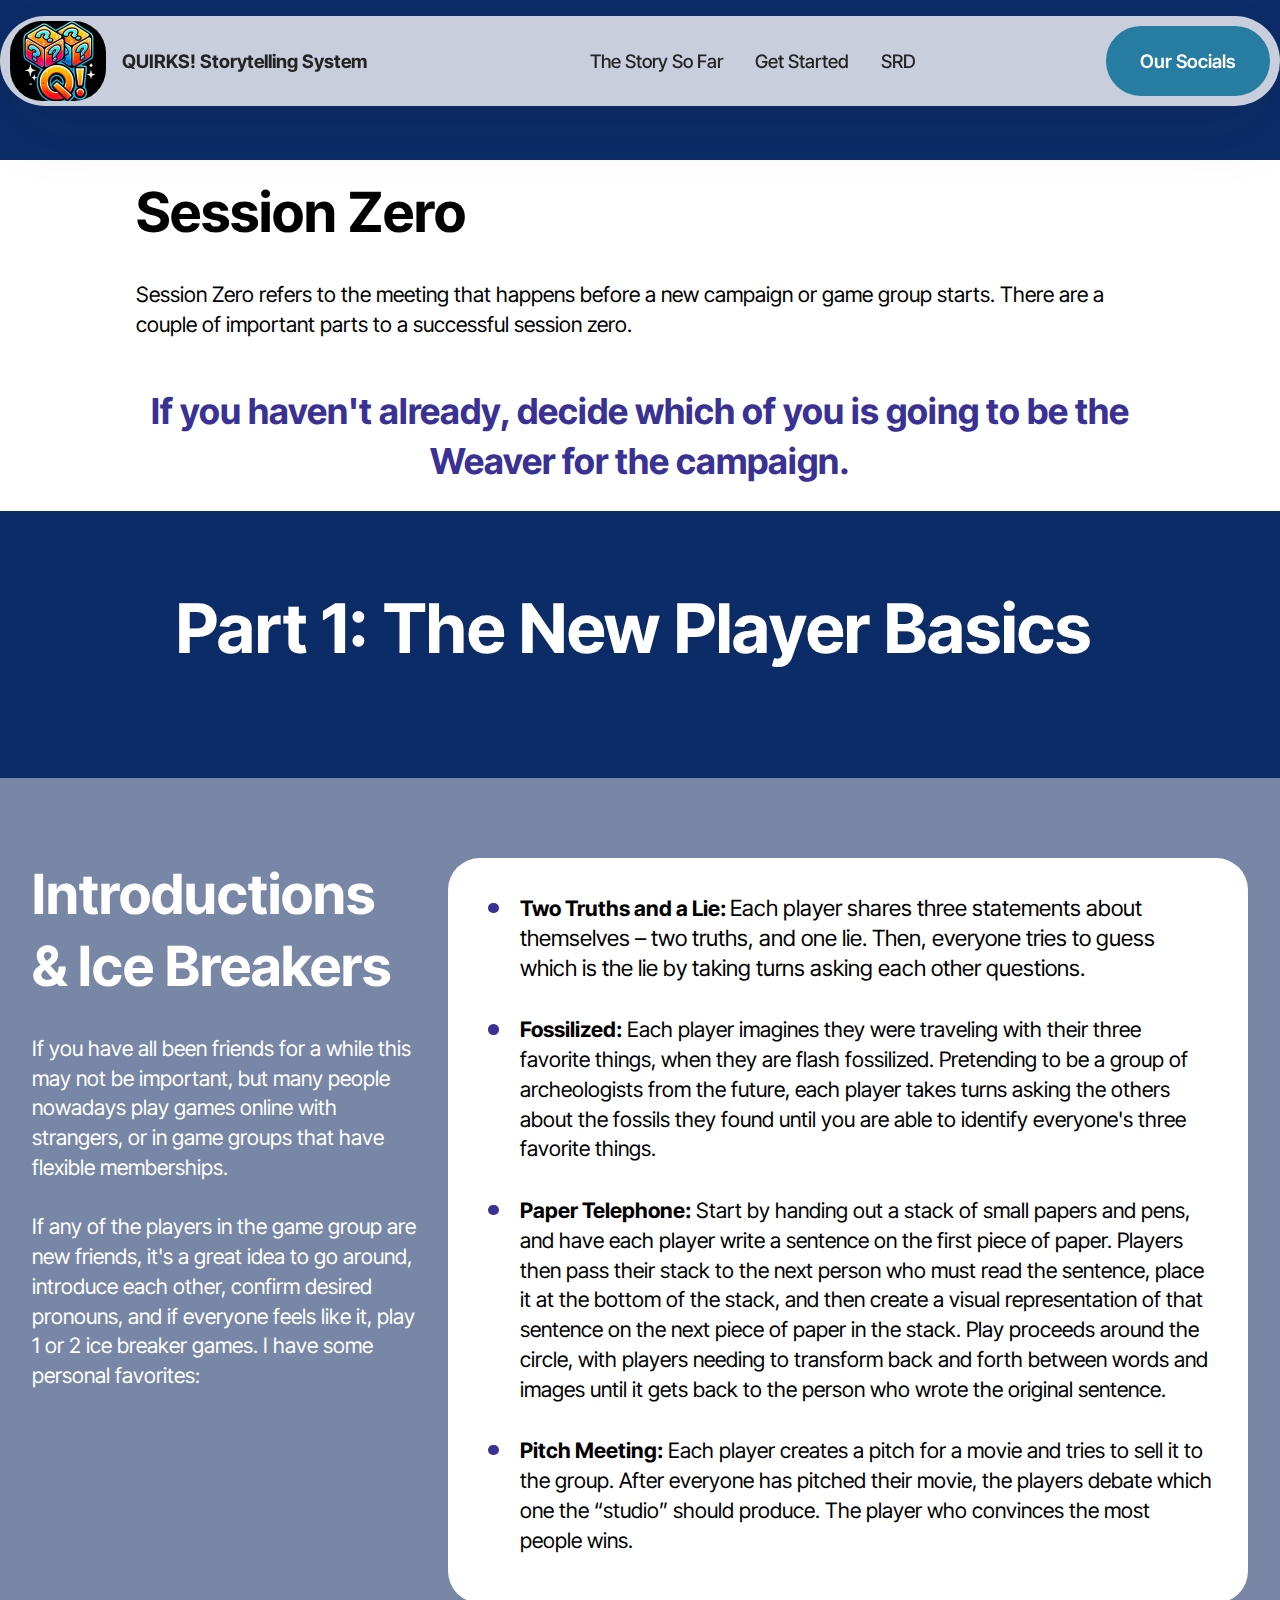
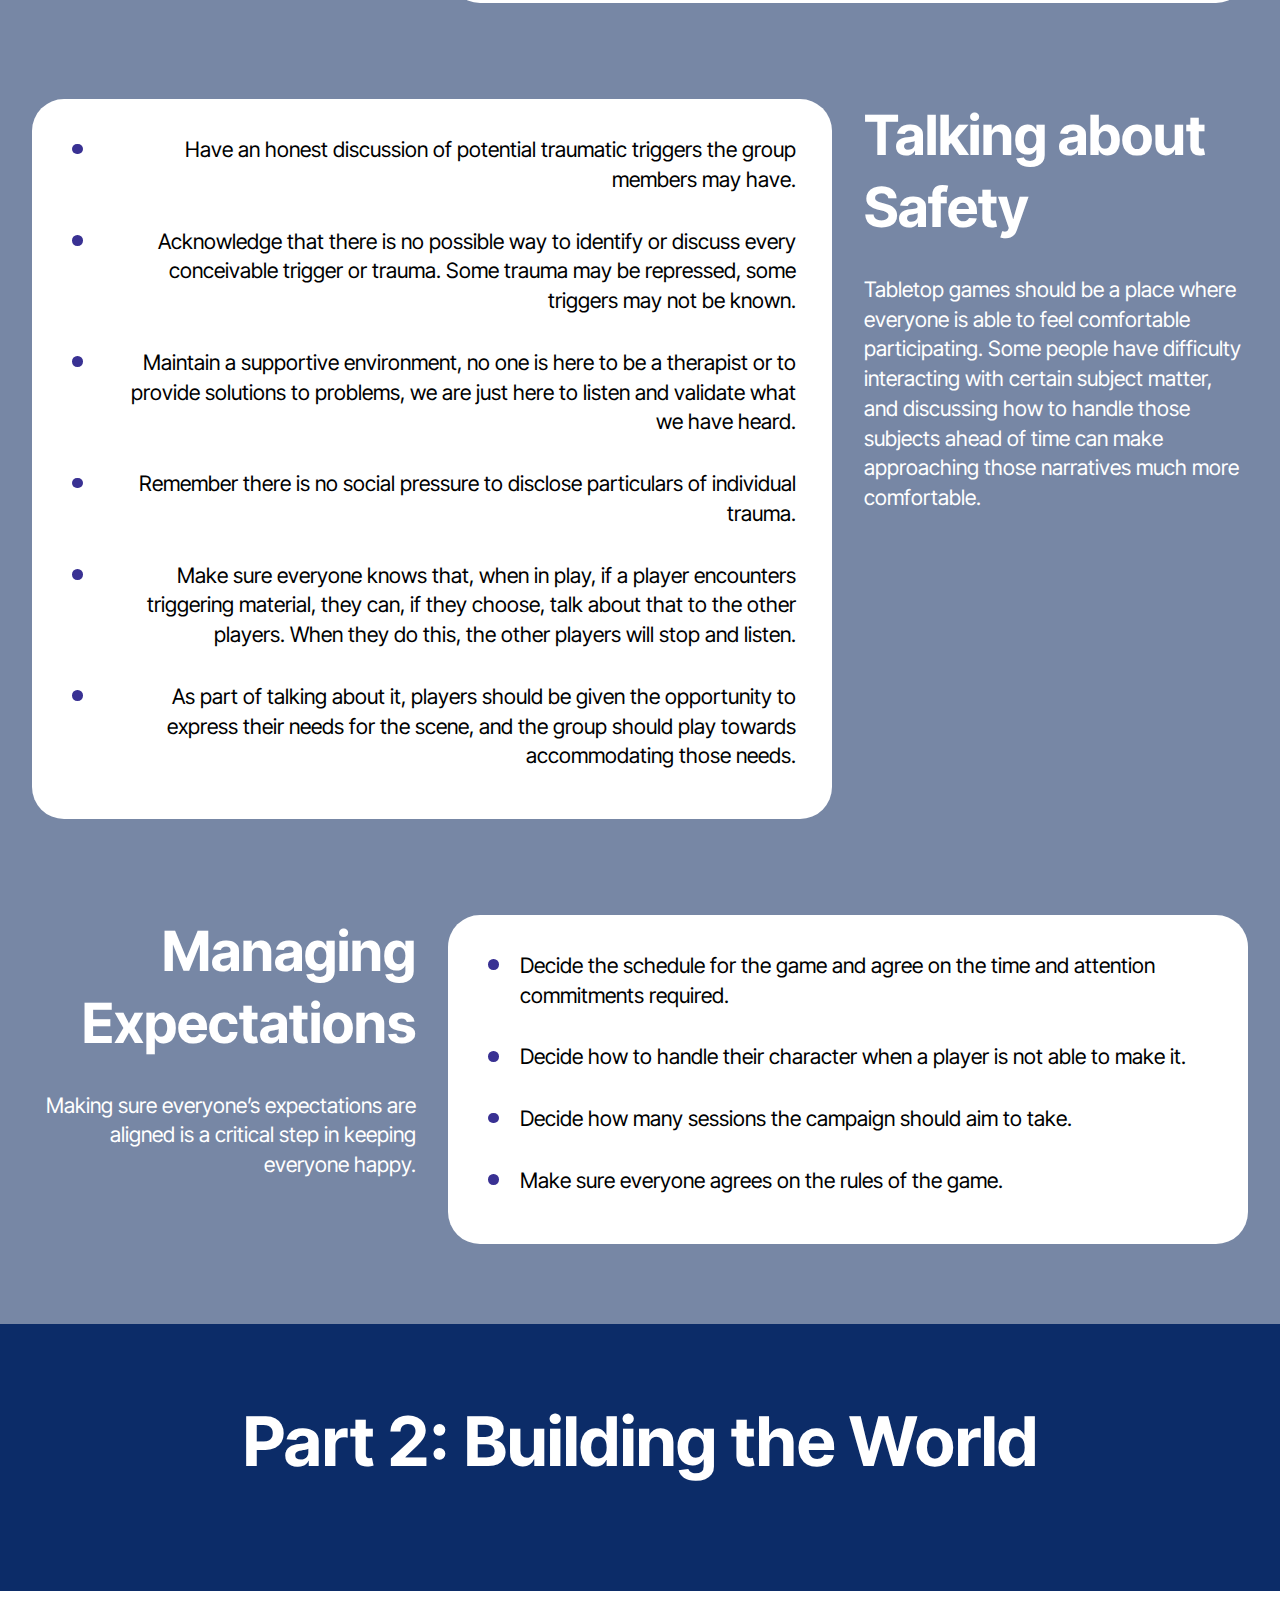
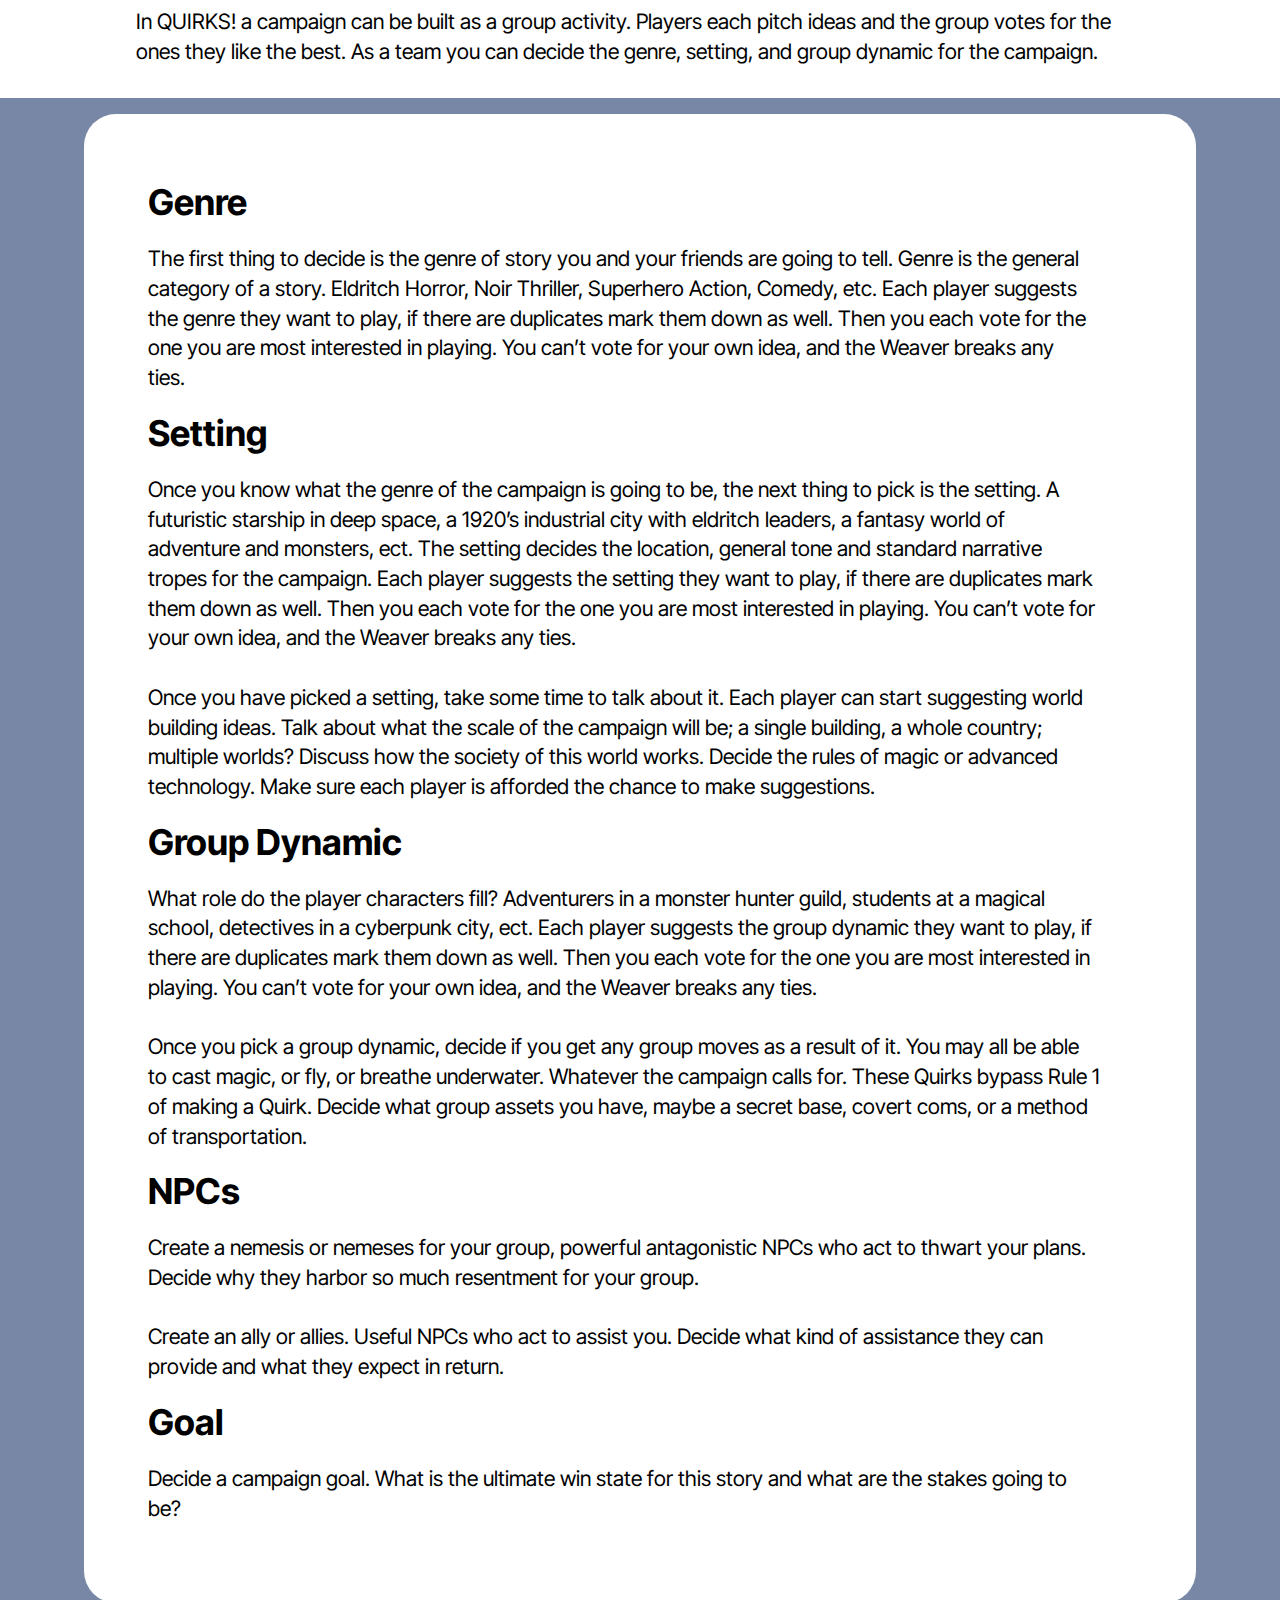
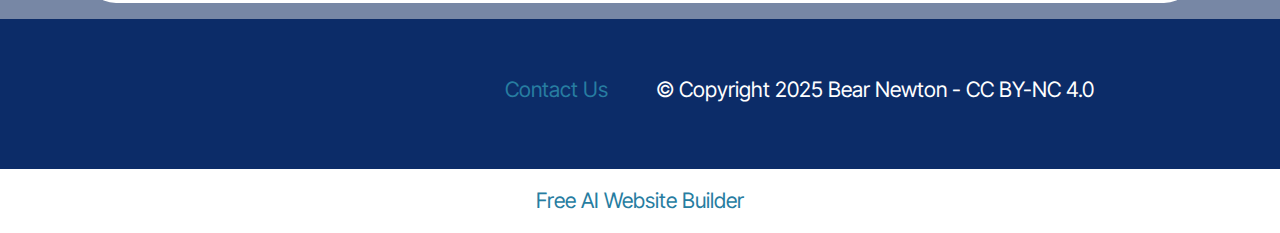
<file: zero.html>
<!DOCTYPE html>
<html  >
<head>
  <!-- Site made with Mobirise Website Builder v5.9.18, https://mobirise.com -->
  <meta charset="UTF-8">
  <meta http-equiv="X-UA-Compatible" content="IE=edge">
  <meta name="generator" content="Mobirise v5.9.18, mobirise.com">
  <meta name="viewport" content="width=device-width, initial-scale=1, minimum-scale=1">
  <link rel="shortcut icon" href="assets/images/q-logo-v2-192x192.png" type="image/x-icon">
  <meta name="description" content="">
  
  
  <title>Session Zero</title>
  <link rel="stylesheet" href="assets/web/assets/mobirise-icons2/mobirise2.css">
  <link rel="stylesheet" href="assets/bootstrap/css/bootstrap.min.css">
  <link rel="stylesheet" href="assets/bootstrap/css/bootstrap-grid.min.css">
  <link rel="stylesheet" href="assets/bootstrap/css/bootstrap-reboot.min.css">
  <link rel="stylesheet" href="assets/dropdown/css/style.css">
  <link rel="stylesheet" href="assets/theme/css/style.css">
  <link rel="preload" href="https://fonts.googleapis.com/css2?family=Inter+Tight:wght@400;700&display=swap&display=swap" as="style" onload="this.onload=null;this.rel='stylesheet'">
  <noscript><link rel="stylesheet" href="https://fonts.googleapis.com/css2?family=Inter+Tight:wght@400;700&display=swap&display=swap"></noscript>
  <link rel="preload" as="style" href="assets/mobirise/css/mbr-additional.css?v=ef79Tc"><link rel="stylesheet" href="assets/mobirise/css/mbr-additional.css?v=ef79Tc" type="text/css">

  
  
  
</head>
<body>
  
  <section data-bs-version="5.1" class="menu menu2 cid-uzWmqu9IFd" once="menu" id="menu02-5x">
	

	<nav class="navbar navbar-dropdown navbar-fixed-top navbar-expand-lg">
		<div class="container">
			<div class="navbar-brand">
				<span class="navbar-logo">
					
						<a href="index.html"><img src="assets/images/q-logo-v2-192x192.png" alt="Q!" style="height: 5rem;"></a>
					
				</span>
				<span class="navbar-caption-wrap"><a class="navbar-caption text-black text-primary display-4">QUIRKS! Storytelling System</a></span>
			</div>
			<button class="navbar-toggler" type="button" data-toggle="collapse" data-bs-toggle="collapse" data-target="#navbarSupportedContent" data-bs-target="#navbarSupportedContent" aria-controls="navbarNavAltMarkup" aria-expanded="false" aria-label="Toggle navigation">
				<div class="hamburger">
					<span></span>
					<span></span>
					<span></span>
					<span></span>
				</div>
			</button>
			<div class="collapse navbar-collapse" id="navbarSupportedContent">
				<ul class="navbar-nav nav-dropdown" data-app-modern-menu="true"><li class="nav-item">
						<a class="nav-link link text-black text-primary display-4" href="GameLore.html" aria-expanded="false">The Story So Far</a>
					</li><li class="nav-item"><a class="nav-link link text-black text-primary display-4" href="GetStarted.html">Get Started</a></li><li class="nav-item"><a class="nav-link link text-black text-primary display-4" href="SRD.html">SRD</a></li></ul>
				
				<div class="navbar-buttons mbr-section-btn"><a class="btn btn-primary display-4" href="https://linktr.ee/QUIRKStories" target="_blank">Our Socials<br></a></div>
			</div>
		</div>
	</nav>
</section>

<section data-bs-version="5.1" class="header19 cid-uAxzoxXrMv" id="header19-64">
  

  
  
  <div class="container">
    <div class="row">
      <div class="content-wrap col-12 col-md-12">
        
        
        
        
      </div>
    </div>
  </div>
</section>

<section data-bs-version="5.1" class="article12 cid-uAxzijPblP" id="article12-5z">    
    
    <div class="container">
        <div class="row justify-content-center">
            <div class="col-md-12 col-lg-10">
                <h3 class="mbr-section-title mbr-fonts-style mb-4 mt-0 display-2"><strong>Session Zero</strong></h3>
                
                <p class="mbr-text mbr-fonts-style display-7">Session Zero refers to the meeting that happens before a new campaign or game group starts. There are a couple of important parts to a successful session zero.</p>
            </div>
        </div>
    </div>
</section>

<section data-bs-version="5.1" class="article14 cid-uAxzjaPE7y" id="article14-60">
    
    <div class="container">
        <div class="row justify-content-center">
            <div class="col-md-12 col-lg-10">
                <h3 class="mbr-section-title mbr-fonts-style display-5"><strong>If you haven't already, decide which of you is going to be the Weaver for the campaign.</strong></h3>
                
            </div>
        </div>
    </div>
</section>

<section data-bs-version="5.1" class="header19 cid-uAxzxwxeCx" id="header19-65">
  

  
  
  <div class="container">
    <div class="row">
      <div class="content-wrap col-12 col-md-12">
        <h1 class="mbr-section-title mbr-fonts-style mb-4 display-1">
          <strong>Part 1: The New Player Basics&nbsp;</strong><strong><br></strong></h1>
        
        
        
      </div>
    </div>
  </div>
</section>

<section data-bs-version="5.1" class="article021 cid-uAxzk6p7Ic" id="article21-61">
    
    <div class="container">
        <div class="row justify-content-center">
            <div class="col-lg-4">
                <div class="col-12 col-md-12">
                    <h5 class="mbr-section-title mbr-fonts-style mt-0 mb-4 display-2"><strong>Introductions &amp; Ice Breakers</strong></h5>
                    <h6 class="mbr-section-subtitle mbr-fonts-style mt-0 mb-4 display-7">If you have all been friends for a while this may not be important, but many people nowadays play games online with strangers, or in game groups that have flexible memberships. <br><br>If any of the players in the game group are new friends, it's a great idea to go around, introduce each other, confirm desired pronouns, and if everyone feels like it, play 1 or 2 ice breaker games. I have some personal favorites:</h6>
                    
                </div>
            </div>

            <div class="col-lg-8 side-features">
                <div class="item-wrapper align-left">
                    <div class="counter-container mbr-text mbr-fonts-style display-7">
                        <ul>
                            <li><strong>Two Truths and a Lie:&nbsp;</strong><span style="font-size: 1.4rem;">Each player shares three statements about themselves – two truths, and one lie. Then, everyone tries to guess which is the lie by taking turns asking each other questions.&nbsp;</span></li><li><strong>Fossilized:</strong>&nbsp;Each player imagines they were traveling with their three favorite things, when they are flash fossilized. Pretending to be a group of archeologists from the future, each player takes turns asking the others about the fossils they found until you are able to identify everyone's three favorite things.
</li><li><strong>Paper Telephone:</strong>&nbsp;Start by handing out a stack of small papers and pens, and have each player write a sentence on the first piece of paper. Players then pass their stack to the next person who must read the sentence, place it at the bottom of the stack, and then create a visual representation of that sentence on the next piece of paper in the stack. Play proceeds around the circle, with players needing to transform back and forth between words and images until it gets back to the person who wrote the original sentence.
</li><li><strong>Pitch Meeting:</strong>&nbsp;Each player creates a pitch for a movie and tries to sell it to the group. After everyone has pitched their movie, the players debate which one the “studio” should produce. The player who convinces the most people wins.</li>
                        </ul>
                    </div>
                </div>
            </div>
        </div>
    </div>
</section>

<section data-bs-version="5.1" class="article021 cid-uAxzkBrCxt" id="article21-62">
    
    <div class="container">
        <div class="row justify-content-center">
            <div class="col-lg-4">
                <div class="col-12 col-md-12">
                    <h5 class="mbr-section-title mbr-fonts-style mt-0 mb-4 display-2"><strong>Talking about Safety</strong></h5>
                    <h6 class="mbr-section-subtitle mbr-fonts-style mt-0 mb-4 display-7">Tabletop games should be a place where everyone is able to feel comfortable participating. Some people have difficulty interacting with certain subject matter, and discussing how to handle those subjects ahead of time can make approaching those narratives much more comfortable.</h6>
                    
                </div>
            </div>

            <div class="col-lg-8 side-features">
                <div class="item-wrapper align-left">
                    <div class="counter-container mbr-text mbr-fonts-style display-7">
                        <ul>
                            <li>Have an honest discussion of potential traumatic triggers the group members may have.
</li><li>Acknowledge that there is no possible way to identify or discuss every conceivable trigger or trauma. Some trauma may be repressed, some triggers may not be known.
</li><li>Maintain a supportive environment, no one is here to be a therapist or to provide solutions to problems, we are just here to listen and validate what we have heard. 
</li><li>Remember there is no social pressure to disclose particulars of individual trauma.
</li><li>Make sure everyone knows that, when in play, if a player encounters triggering material, they can, if they choose, talk about that to the other players. When they do this, the other players will stop and listen.
</li><li>As part of talking about it, players should be given the opportunity to express their needs for the scene, and the group should play towards accommodating those needs.</li>
                        </ul>
                    </div>
                </div>
            </div>
        </div>
    </div>
</section>

<section data-bs-version="5.1" class="article021 cid-uAxzl4vfuZ" id="article21-63">
    
    <div class="container">
        <div class="row justify-content-center">
            <div class="col-lg-4">
                <div class="col-12 col-md-12">
                    <h5 class="mbr-section-title mbr-fonts-style mt-0 mb-4 display-2"><strong>Managing Expectations</strong></h5>
                    <h6 class="mbr-section-subtitle mbr-fonts-style mt-0 mb-4 display-7">Making sure everyone’s expectations are aligned is a critical step in keeping everyone happy.</h6>
                    
                </div>
            </div>

            <div class="col-lg-8 side-features">
                <div class="item-wrapper align-left">
                    <div class="counter-container mbr-text mbr-fonts-style display-7">
                        <ul>
                            <li>Decide the schedule for the game and agree on the time and attention commitments required.
</li><li>Decide how to handle their character when a player is not able to make it.
</li><li>Decide how many sessions the campaign should aim to take. 
</li><li>Make sure everyone agrees on the rules of the game.</li>
                        </ul>
                    </div>
                </div>
            </div>
        </div>
    </div>
</section>

<section data-bs-version="5.1" class="header19 cid-uAxzIQxq0Q" id="header19-66">
  

  
  
  <div class="container">
    <div class="row">
      <div class="content-wrap col-12 col-md-12">
        <h1 class="mbr-section-title mbr-fonts-style mb-4 display-1"><strong>Part 2: Building the World</strong></h1>
        
        
        
      </div>
    </div>
  </div>
</section>

<section data-bs-version="5.1" class="article12 cid-uAxAA1fyRh" id="article12-68">    
    
    <div class="container">
        <div class="row justify-content-center">
            <div class="col-md-12 col-lg-10">
                
                
                <p class="mbr-text mbr-fonts-style display-7">In QUIRKS! a campaign can be built as a group activity. Players each pitch ideas and the group votes for the ones they like the best. As a team you can decide the genre, setting, and group dynamic for the campaign.</p>
            </div>
        </div>
    </div>
</section>

<section data-bs-version="5.1" class="article07 cid-uAxApZ3DdB" id="article07-67">
  

  
  
  <div class="container">
    <div class="row justify-content-center">
      <div class="card col-md-12 col-lg-11">
        <div class="card-wrapper">
          
          <div class="row card-box align-left">
            <div class="item features-without-image col-12">
              <div class="item-wrapper">
                <h4 class="mbr-section-subtitle mbr-fonts-style mb-3 display-5">
                  <strong>Genre</strong></h4>
                <p class="mbr-text mbr-fonts-style display-7">The first thing to decide is the genre of story you and your friends are going to tell. Genre is the general category of a story. Eldritch Horror, Noir Thriller, Superhero Action, Comedy, etc. Each player suggests the genre they want to play, if there are duplicates mark them down as well. Then you each vote for the one you are most interested in playing. You can’t vote for your own idea, and the Weaver breaks any ties.&nbsp;<br></p>
              </div>
            </div>
            <div class="item features-without-image col-12">
              <div class="item-wrapper">
                <h4 class="mbr-section-subtitle mbr-fonts-style mb-3 display-5">
                  <strong>Setting</strong>
                </h4>
                <p class="mbr-text mbr-fonts-style display-7">Once you know what the genre of the campaign is going to be, the next thing to pick is the setting. A futuristic starship in deep space, a 1920’s industrial city with eldritch leaders, a fantasy world of adventure and monsters, ect. The setting decides the location, general tone and standard narrative tropes for the campaign. Each player suggests the setting they want to play, if there are duplicates mark them down as well. Then you each vote for the one you are most interested in playing. You can’t vote for your own idea, and the Weaver breaks any ties.
<br>
<br>Once you have picked a setting, take some time to talk about it. Each player can start suggesting world building ideas. Talk about what the scale of the campaign will be; a single building, a whole country; multiple worlds? Discuss how the society of this world works. Decide the rules of magic or advanced technology. Make sure each player is afforded the chance to make suggestions.&nbsp;<br></p>
              </div>
            </div>
            <div class="item features-without-image col-12">
              <div class="item-wrapper">
                <h4 class="mbr-section-subtitle mbr-fonts-style mb-3 display-5"><strong>Group Dynamic</strong></h4>
                <p class="mbr-text mbr-fonts-style display-7">What role do the player characters fill? Adventurers in a monster hunter guild, students at a magical school, detectives in a cyberpunk city, ect. Each player suggests the group dynamic they want to play, if there are duplicates mark them down as well. Then you each vote for the one you are most interested in playing. You can’t vote for your own idea, and the Weaver breaks any ties.
<br>
<br>Once you pick a group dynamic, decide if you get any group moves as a result of it. You may all be able to cast magic, or fly, or breathe underwater. Whatever the campaign calls for. These Quirks bypass Rule 1 of making a Quirk. Decide what group assets you have, maybe a secret base, covert coms, or a method of transportation.&nbsp;<br></p>
              </div>
            </div>
            <div class="item features-without-image col-12">
              <div class="item-wrapper">
                <h4 class="mbr-section-subtitle mbr-fonts-style mb-3 display-5">
                  <strong>NPCs</strong>
                </h4>
                <p class="mbr-text mbr-fonts-style display-7">Create a nemesis or nemeses for your group, powerful antagonistic NPCs who act to thwart your plans. Decide why they harbor so much resentment for your group.
<br>
<br>Create an ally or allies. Useful NPCs who act to assist you. Decide what kind of assistance they can provide and what they expect in return.&nbsp;<br></p>
              </div>
            </div><div class="item features-without-image col-12">
              <div class="item-wrapper">
                <h4 class="mbr-section-subtitle mbr-fonts-style mb-3 display-5">
                  <strong>Goal</strong></h4>
                <p class="mbr-text mbr-fonts-style display-7">Decide a campaign goal. What is the ultimate win state for this story and what are the stakes going to be?<br></p>
              </div>
            </div>
          </div>
          
        </div>
      </div>
    </div>
  </div>
</section>

<section data-bs-version="5.1" class="footer2 cid-uA1U03bJyv" once="footers" id="footer02-5y">
    

    
    

    <div class="container">
        <div class="row flex-row-reverse">
            <div class="col-12 col-lg-6 center mt-2 mb-3">
                <p class="mbr-fonts-style copyright mb-0 display-7">
                    © Copyright 2025 Bear Newton - CC BY-NC 4.0</p>
            </div>
            <div class="col-12 col-lg-6 center">
                <div class="row-links mt-2 mb-3">
                    <ul class="row-links-soc">
                        
                        
                        
                        
                    <li class="row-links-soc-item mbr-fonts-style display-7"><strong><a href="https://linktr.ee/QUIRKStories" class="text-primary">Contact Us</a></strong></li></ul>
                </div>
            </div>
        </div>
    </div>
</section><section class="display-7" style="padding: 0;align-items: center;justify-content: center;flex-wrap: wrap;    align-content: center;display: flex;position: relative;height: 4rem;"><a href="https://mobiri.se/3708680" style="flex: 1 1;height: 4rem;position: absolute;width: 100%;z-index: 1;"><img alt="" style="height: 4rem;" src="[data-uri]"></a><p style="margin: 0;text-align: center;" class="display-7">&#8204;</p><a style="z-index:1" href="https://mobirise.com/builder/ai-website-builder.html">Free AI Website Builder</a></section><script src="assets/bootstrap/js/bootstrap.bundle.min.js"></script>  <script src="assets/smoothscroll/smooth-scroll.js"></script>  <script src="assets/ytplayer/index.js"></script>  <script src="assets/dropdown/js/navbar-dropdown.js"></script>  <script src="assets/theme/js/script.js"></script>  
  
  
</body>
</html>
</file>
<file: assets/web/assets/mobirise-icons2/mobirise2.css>
@font-face {
  font-family: 'Moririse2';
  font-display: swap;
  src:  url('mobirise2.eot?f2bix4');
  src:  url('mobirise2.eot?f2bix4#iefix') format('embedded-opentype'),
    url('mobirise2.ttf?f2bix4') format('truetype'),
    url('mobirise2.woff?f2bix4') format('woff'),
    url('mobirise2.svg?f2bix4#mobirise2') format('svg');
  font-weight: normal;
  font-style: normal;
}

[class^="mobi-"], [class*=" mobi-"] {
  /* use !important to prevent issues with browser extensions that change fonts */
  font-family: 'Moririse2' !important;
  speak: none;
  font-style: normal;
  font-weight: normal;
  font-variant: normal;
  text-transform: none;
  line-height: 1;

  /* Better Font Rendering =========== */
  -webkit-font-smoothing: antialiased;
  -moz-osx-font-smoothing: grayscale;
}

.mobi-mbri-add-submenu:before {
  content: "\e900";
}
.mobi-mbri-alert:before {
  content: "\e901";
}
.mobi-mbri-align-center:before {
  content: "\e902";
}
.mobi-mbri-align-justify:before {
  content: "\e903";
}
.mobi-mbri-align-left:before {
  content: "\e904";
}
.mobi-mbri-align-right:before {
  content: "\e905";
}
.mobi-mbri-android:before {
  content: "\e906";
}
.mobi-mbri-apple:before {
  content: "\e907";
}
.mobi-mbri-arrow-down:before {
  content: "\e908";
}
.mobi-mbri-arrow-next:before {
  content: "\e909";
}
.mobi-mbri-arrow-prev:before {
  content: "\e90a";
}
.mobi-mbri-arrow-up:before {
  content: "\e90b";
}
.mobi-mbri-bold:before {
  content: "\e90c";
}
.mobi-mbri-bookmark:before {
  content: "\e90d";
}
.mobi-mbri-bootstrap:before {
  content: "\e90e";
}
.mobi-mbri-briefcase:before {
  content: "\e90f";
}
.mobi-mbri-browse:before {
  content: "\e910";
}
.mobi-mbri-bulleted-list:before {
  content: "\e911";
}
.mobi-mbri-calendar:before {
  content: "\e912";
}
.mobi-mbri-camera:before {
  content: "\e913";
}
.mobi-mbri-cart-add:before {
  content: "\e914";
}
.mobi-mbri-cart-full:before {
  content: "\e915";
}
.mobi-mbri-cash:before {
  content: "\e916";
}
.mobi-mbri-change-style:before {
  content: "\e917";
}
.mobi-mbri-chat:before {
  content: "\e918";
}
.mobi-mbri-clock:before {
  content: "\e919";
}
.mobi-mbri-close:before {
  content: "\e91a";
}
.mobi-mbri-cloud:before {
  content: "\e91b";
}
.mobi-mbri-code:before {
  content: "\e91c";
}
.mobi-mbri-contact-form:before {
  content: "\e91d";
}
.mobi-mbri-credit-card:before {
  content: "\e91e";
}
.mobi-mbri-cursor-click:before {
  content: "\e91f";
}
.mobi-mbri-cust-feedback:before {
  content: "\e920";
}
.mobi-mbri-database:before {
  content: "\e921";
}
.mobi-mbri-delivery:before {
  content: "\e922";
}
.mobi-mbri-desktop:before {
  content: "\e923";
}
.mobi-mbri-devices:before {
  content: "\e924";
}
.mobi-mbri-down:before {
  content: "\e925";
}
.mobi-mbri-download-2:before {
  content: "\e926";
}
.mobi-mbri-download:before {
  content: "\e927";
}
.mobi-mbri-drag-n-drop-2:before {
  content: "\e928";
}
.mobi-mbri-drag-n-drop:before {
  content: "\e929";
}
.mobi-mbri-edit-2:before {
  content: "\e92a";
}
.mobi-mbri-edit:before {
  content: "\e92b";
}
.mobi-mbri-error:before {
  content: "\e92c";
}
.mobi-mbri-extension:before {
  content: "\e92d";
}
.mobi-mbri-features:before {
  content: "\e92e";
}
.mobi-mbri-file:before {
  content: "\e92f";
}
.mobi-mbri-flag:before {
  content: "\e930";
}
.mobi-mbri-folder:before {
  content: "\e931";
}
.mobi-mbri-gift:before {
  content: "\e932";
}
.mobi-mbri-github:before {
  content: "\e933";
}
.mobi-mbri-globe-2:before {
  content: "\e934";
}
.mobi-mbri-globe:before {
  content: "\e935";
}
.mobi-mbri-growing-chart:before {
  content: "\e936";
}
.mobi-mbri-hearth:before {
  content: "\e937";
}
.mobi-mbri-help:before {
  content: "\e938";
}
.mobi-mbri-home:before {
  content: "\e939";
}
.mobi-mbri-hot-cup:before {
  content: "\e93a";
}
.mobi-mbri-idea:before {
  content: "\e93b";
}
.mobi-mbri-image-gallery:before {
  content: "\e93c";
}
.mobi-mbri-image-slider:before {
  content: "\e93d";
}
.mobi-mbri-info:before {
  content: "\e93e";
}
.mobi-mbri-italic:before {
  content: "\e93f";
}
.mobi-mbri-key:before {
  content: "\e940";
}
.mobi-mbri-laptop:before {
  content: "\e941";
}
.mobi-mbri-layers:before {
  content: "\e942";
}
.mobi-mbri-left-right:before {
  content: "\e943";
}
.mobi-mbri-left:before {
  content: "\e944";
}
.mobi-mbri-letter:before {
  content: "\e945";
}
.mobi-mbri-like:before {
  content: "\e946";
}
.mobi-mbri-link:before {
  content: "\e947";
}
.mobi-mbri-lock:before {
  content: "\e948";
}
.mobi-mbri-login:before {
  content: "\e949";
}
.mobi-mbri-logout:before {
  content: "\e94a";
}
.mobi-mbri-magic-stick:before {
  content: "\e94b";
}
.mobi-mbri-map-pin:before {
  content: "\e94c";
}
.mobi-mbri-menu:before {
  content: "\e94d";
}
.mobi-mbri-mobile-2:before {
  content: "\e94e";
}
.mobi-mbri-mobile-horizontal:before {
  content: "\e94f";
}
.mobi-mbri-mobile:before {
  content: "\e950";
}
.mobi-mbri-mobirise:before {
  content: "\e951";
}
.mobi-mbri-more-horizontal:before {
  content: "\e952";
}
.mobi-mbri-more-vertical:before {
  content: "\e953";
}
.mobi-mbri-music:before {
  content: "\e954";
}
.mobi-mbri-new-file:before {
  content: "\e955";
}
.mobi-mbri-numbered-list:before {
  content: "\e956";
}
.mobi-mbri-opened-folder:before {
  content: "\e957";
}
.mobi-mbri-pages:before {
  content: "\e958";
}
.mobi-mbri-paper-plane:before {
  content: "\e959";
}
.mobi-mbri-paperclip:before {
  content: "\e95a";
}
.mobi-mbri-phone:before {
  content: "\e95b";
}
.mobi-mbri-photo:before {
  content: "\e95c";
}
.mobi-mbri-photos:before {
  content: "\e95d";
}
.mobi-mbri-pin:before {
  content: "\e95e";
}
.mobi-mbri-play:before {
  content: "\e95f";
}
.mobi-mbri-plus:before {
  content: "\e960";
}
.mobi-mbri-preview:before {
  content: "\e961";
}
.mobi-mbri-print:before {
  content: "\e962";
}
.mobi-mbri-protect:before {
  content: "\e963";
}
.mobi-mbri-question:before {
  content: "\e964";
}
.mobi-mbri-quote-left:before {
  content: "\e965";
}
.mobi-mbri-quote-right:before {
  content: "\e966";
}
.mobi-mbri-redo:before {
  content: "\e967";
}
.mobi-mbri-refresh:before {
  content: "\e968";
}
.mobi-mbri-responsive-2:before {
  content: "\e969";
}
.mobi-mbri-responsive:before {
  content: "\e96a";
}
.mobi-mbri-right:before {
  content: "\e96b";
}
.mobi-mbri-rocket:before {
  content: "\e96c";
}
.mobi-mbri-sad-face:before {
  content: "\e96d";
}
.mobi-mbri-sale:before {
  content: "\e96e";
}
.mobi-mbri-save:before {
  content: "\e96f";
}
.mobi-mbri-search:before {
  content: "\e970";
}
.mobi-mbri-setting-2:before {
  content: "\e971";
}
.mobi-mbri-setting-3:before {
  content: "\e972";
}
.mobi-mbri-setting:before {
  content: "\e973";
}
.mobi-mbri-share:before {
  content: "\e974";
}
.mobi-mbri-shopping-bag:before {
  content: "\e975";
}
.mobi-mbri-shopping-basket:before {
  content: "\e976";
}
.mobi-mbri-shopping-cart:before {
  content: "\e977";
}
.mobi-mbri-sites:before {
  content: "\e978";
}
.mobi-mbri-smile-face:before {
  content: "\e979";
}
.mobi-mbri-speed:before {
  content: "\e97a";
}
.mobi-mbri-star:before {
  content: "\e97b";
}
.mobi-mbri-success:before {
  content: "\e97c";
}
.mobi-mbri-sun:before {
  content: "\e97d";
}
.mobi-mbri-sun2:before {
  content: "\e97e";
}
.mobi-mbri-tablet-vertical:before {
  content: "\e97f";
}
.mobi-mbri-tablet:before {
  content: "\e980";
}
.mobi-mbri-target:before {
  content: "\e981";
}
.mobi-mbri-timer:before {
  content: "\e982";
}
.mobi-mbri-to-ftp:before {
  content: "\e983";
}
.mobi-mbri-to-local-drive:before {
  content: "\e984";
}
.mobi-mbri-touch-swipe:before {
  content: "\e985";
}
.mobi-mbri-touch:before {
  content: "\e986";
}
.mobi-mbri-trash:before {
  content: "\e987";
}
.mobi-mbri-underline:before {
  content: "\e988";
}
.mobi-mbri-undo:before {
  content: "\e989";
}
.mobi-mbri-unlink:before {
  content: "\e98a";
}
.mobi-mbri-unlock:before {
  content: "\e98b";
}
.mobi-mbri-up-down:before {
  content: "\e98c";
}
.mobi-mbri-up:before {
  content: "\e98d";
}
.mobi-mbri-update:before {
  content: "\e98e";
}
.mobi-mbri-upload-2:before {
  content: "\e98f";
}
.mobi-mbri-upload:before {
  content: "\e990";
}
.mobi-mbri-user-2:before {
  content: "\e991";
}
.mobi-mbri-user:before {
  content: "\e992";
}
.mobi-mbri-users:before {
  content: "\e993";
}
.mobi-mbri-video-play:before {
  content: "\e994";
}
.mobi-mbri-video:before {
  content: "\e995";
}
.mobi-mbri-watch:before {
  content: "\e996";
}
.mobi-mbri-website-theme-2:before {
  content: "\e997";
}
.mobi-mbri-website-theme:before {
  content: "\e998";
}
.mobi-mbri-wifi:before {
  content: "\e999";
}
.mobi-mbri-windows:before {
  content: "\e99a";
}
.mobi-mbri-zoom-in:before {
  content: "\e99b";
}
.mobi-mbri-zoom-out:before {
  content: "\e99c";
}
</file>
<file: assets/web/assets/mobirise-icons/mobirise-icons.css>
@font-face {
  font-family: 'MobiriseIcons';
  src:  url('mobirise-icons.eot?spat4u');
  src:  url('mobirise-icons.eot?spat4u#iefix') format('embedded-opentype'),
    url('mobirise-icons.ttf?spat4u') format('truetype'),
    url('mobirise-icons.woff?spat4u') format('woff'),
    url('mobirise-icons.svg?spat4u#MobiriseIcons') format('svg');
  font-weight: normal;
  font-style: normal;
  font-display: swap;
}

[class^="mbri-"], [class*=" mbri-"] {
  /* use !important to prevent issues with browser extensions that change fonts */
  font-family: MobiriseIcons !important;
  speak: none;
  font-style: normal;
  font-weight: normal;
  font-variant: normal;
  text-transform: none;
  line-height: 1;

  /* Better Font Rendering =========== */
  -webkit-font-smoothing: antialiased;
  -moz-osx-font-smoothing: grayscale;
}

.mbri-add-submenu:before {
  content: "\e900";
}
.mbri-alert:before {
  content: "\e901";
}
.mbri-align-center:before {
  content: "\e902";
}
.mbri-align-justify:before {
  content: "\e903";
}
.mbri-align-left:before {
  content: "\e904";
}
.mbri-align-right:before {
  content: "\e905";
}
.mbri-android:before {
  content: "\e906";
}
.mbri-apple:before {
  content: "\e907";
}
.mbri-arrow-down:before {
  content: "\e908";
}
.mbri-arrow-next:before {
  content: "\e909";
}
.mbri-arrow-prev:before {
  content: "\e90a";
}
.mbri-arrow-up:before {
  content: "\e90b";
}
.mbri-bold:before {
  content: "\e90c";
}
.mbri-bookmark:before {
  content: "\e90d";
}
.mbri-bootstrap:before {
  content: "\e90e";
}
.mbri-briefcase:before {
  content: "\e90f";
}
.mbri-browse:before {
  content: "\e910";
}
.mbri-bulleted-list:before {
  content: "\e911";
}
.mbri-calendar:before {
  content: "\e912";
}
.mbri-camera:before {
  content: "\e913";
}
.mbri-cart-add:before {
  content: "\e914";
}
.mbri-cart-full:before {
  content: "\e915";
}
.mbri-cash:before {
  content: "\e916";
}
.mbri-change-style:before {
  content: "\e917";
}
.mbri-chat:before {
  content: "\e918";
}
.mbri-clock:before {
  content: "\e919";
}
.mbri-close:before {
  content: "\e91a";
}
.mbri-cloud:before {
  content: "\e91b";
}
.mbri-code:before {
  content: "\e91c";
}
.mbri-contact-form:before {
  content: "\e91d";
}
.mbri-credit-card:before {
  content: "\e91e";
}
.mbri-cursor-click:before {
  content: "\e91f";
}
.mbri-cust-feedback:before {
  content: "\e920";
}
.mbri-database:before {
  content: "\e921";
}
.mbri-delivery:before {
  content: "\e922";
}
.mbri-desktop:before {
  content: "\e923";
}
.mbri-devices:before {
  content: "\e924";
}
.mbri-down:before {
  content: "\e925";
}
.mbri-download:before {
  content: "\e989";
}
.mbri-drag-n-drop:before {
  content: "\e927";
}
.mbri-drag-n-drop2:before {
  content: "\e928";
}
.mbri-edit:before {
  content: "\e929";
}
.mbri-edit2:before {
  content: "\e92a";
}
.mbri-error:before {
  content: "\e92b";
}
.mbri-extension:before {
  content: "\e92c";
}
.mbri-features:before {
  content: "\e92d";
}
.mbri-file:before {
  content: "\e92e";
}
.mbri-flag:before {
  content: "\e92f";
}
.mbri-folder:before {
  content: "\e930";
}
.mbri-gift:before {
  content: "\e931";
}
.mbri-github:before {
  content: "\e932";
}
.mbri-globe:before {
  content: "\e933";
}
.mbri-globe-2:before {
  content: "\e934";
}
.mbri-growing-chart:before {
  content: "\e935";
}
.mbri-hearth:before {
  content: "\e936";
}
.mbri-help:before {
  content: "\e937";
}
.mbri-home:before {
  content: "\e938";
}
.mbri-hot-cup:before {
  content: "\e939";
}
.mbri-idea:before {
  content: "\e93a";
}
.mbri-image-gallery:before {
  content: "\e93b";
}
.mbri-image-slider:before {
  content: "\e93c";
}
.mbri-info:before {
  content: "\e93d";
}
.mbri-italic:before {
  content: "\e93e";
}
.mbri-key:before {
  content: "\e93f";
}
.mbri-laptop:before {
  content: "\e940";
}
.mbri-layers:before {
  content: "\e941";
}
.mbri-left-right:before {
  content: "\e942";
}
.mbri-left:before {
  content: "\e943";
}
.mbri-letter:before {
  content: "\e944";
}
.mbri-like:before {
  content: "\e945";
}
.mbri-link:before {
  content: "\e946";
}
.mbri-lock:before {
  content: "\e947";
}
.mbri-login:before {
  content: "\e948";
}
.mbri-logout:before {
  content: "\e949";
}
.mbri-magic-stick:before {
  content: "\e94a";
}
.mbri-map-pin:before {
  content: "\e94b";
}
.mbri-menu:before {
  content: "\e94c";
}
.mbri-mobile:before {
  content: "\e94d";
}
.mbri-mobile2:before {
  content: "\e94e";
}
.mbri-mobirise:before {
  content: "\e94f";
}
.mbri-more-horizontal:before {
  content: "\e950";
}
.mbri-more-vertical:before {
  content: "\e951";
}
.mbri-music:before {
  content: "\e952";
}
.mbri-new-file:before {
  content: "\e953";
}
.mbri-numbered-list:before {
  content: "\e954";
}
.mbri-opened-folder:before {
  content: "\e955";
}
.mbri-pages:before {
  content: "\e956";
}
.mbri-paper-plane:before {
  content: "\e957";
}
.mbri-paperclip:before {
  content: "\e958";
}
.mbri-photo:before {
  content: "\e959";
}
.mbri-photos:before {
  content: "\e95a";
}
.mbri-pin:before {
  content: "\e95b";
}
.mbri-play:before {
  content: "\e95c";
}
.mbri-plus:before {
  content: "\e95d";
}
.mbri-preview:before {
  content: "\e95e";
}
.mbri-print:before {
  content: "\e95f";
}
.mbri-protect:before {
  content: "\e960";
}
.mbri-question:before {
  content: "\e961";
}
.mbri-quote-left:before {
  content: "\e962";
}
.mbri-quote-right:before {
  content: "\e963";
}
.mbri-refresh:before {
  content: "\e964";
}
.mbri-responsive:before {
  content: "\e965";
}
.mbri-right:before {
  content: "\e966";
}
.mbri-rocket:before {
  content: "\e967";
}
.mbri-sad-face:before {
  content: "\e968";
}
.mbri-sale:before {
  content: "\e969";
}
.mbri-save:before {
  content: "\e96a";
}
.mbri-search:before {
  content: "\e96b";
}
.mbri-setting:before {
  content: "\e96c";
}
.mbri-setting2:before {
  content: "\e96d";
}
.mbri-setting3:before {
  content: "\e96e";
}
.mbri-share:before {
  content: "\e96f";
}
.mbri-shopping-bag:before {
  content: "\e970";
}
.mbri-shopping-basket:before {
  content: "\e971";
}
.mbri-shopping-cart:before {
  content: "\e972";
}
.mbri-sites:before {
  content: "\e973";
}
.mbri-smile-face:before {
  content: "\e974";
}
.mbri-speed:before {
  content: "\e975";
}
.mbri-star:before {
  content: "\e976";
}
.mbri-success:before {
  content: "\e977";
}
.mbri-sun:before {
  content: "\e978";
}
.mbri-sun2:before {
  content: "\e979";
}
.mbri-tablet:before {
  content: "\e97a";
}
.mbri-tablet-vertical:before {
  content: "\e97b";
}
.mbri-target:before {
  content: "\e97c";
}
.mbri-timer:before {
  content: "\e97d";
}
.mbri-to-ftp:before {
  content: "\e97e";
}
.mbri-to-local-drive:before {
  content: "\e97f";
}
.mbri-touch-swipe:before {
  content: "\e980";
}
.mbri-touch:before {
  content: "\e981";
}
.mbri-trash:before {
  content: "\e982";
}
.mbri-underline:before {
  content: "\e983";
}
.mbri-unlink:before {
  content: "\e984";
}
.mbri-unlock:before {
  content: "\e985";
}
.mbri-up-down:before {
  content: "\e986";
}
.mbri-up:before {
  content: "\e987";
}
.mbri-update:before {
  content: "\e988";
}
.mbri-upload:before {
 content: "\e926"; 
}
.mbri-user:before {
  content: "\e98a";
}
.mbri-user2:before {
  content: "\e98b";
}
.mbri-users:before {
  content: "\e98c";
}
.mbri-video:before {
  content: "\e98d";
}
.mbri-video-play:before {
  content: "\e98e";
}
.mbri-watch:before {
  content: "\e98f";
}
.mbri-website-theme:before {
  content: "\e990";
}
.mbri-wifi:before {
  content: "\e991";
}
.mbri-windows:before {
  content: "\e992";
}
.mbri-zoom-out:before {
  content: "\e993";
}
.mbri-redo:before {
  content: "\e994";
}
.mbri-undo:before {
  content: "\e995";
}
</file>
<file: assets/dropdown/css/style.css>
.navbar-dropdown {
  left: 0;
  padding: 0;
  position: absolute;
  right: 0;
  top: 0;
  transition: all 0.45s ease;
  z-index: 1030;
  background: #282828; }
  .navbar-dropdown .navbar-logo {
    margin-right: 0.8rem;
    transition: margin 0.3s ease-in-out;
    vertical-align: middle; }
    .navbar-dropdown .navbar-logo img {
      height: 3.125rem;
      transition: all 0.3s ease-in-out; }
    .navbar-dropdown .navbar-logo.mbr-iconfont {
      font-size: 3.125rem;
      line-height: 3.125rem; }
  .navbar-dropdown .navbar-caption {
    font-weight: 700;
    white-space: normal;
    vertical-align: -4px;
    line-height: 3.125rem !important; }
    .navbar-dropdown .navbar-caption, .navbar-dropdown .navbar-caption:hover {
      color: inherit;
      text-decoration: none; }
  .navbar-dropdown .mbr-iconfont + .navbar-caption {
    vertical-align: -1px; }
  .navbar-dropdown.navbar-fixed-top {
    position: fixed; }
  .navbar-dropdown .navbar-brand span {
    vertical-align: -4px; }
  .navbar-dropdown.bg-color.transparent {
    background: none; }
  .navbar-dropdown.navbar-short .navbar-brand {
    padding: 0.625rem 0; }
    .navbar-dropdown.navbar-short .navbar-brand span {
      vertical-align: -1px; }
  .navbar-dropdown.navbar-short .navbar-caption {
    line-height: 2.375rem !important;
    vertical-align: -2px; }
  .navbar-dropdown.navbar-short .navbar-logo {
    margin-right: 0.5rem; }
    .navbar-dropdown.navbar-short .navbar-logo img {
      height: 2.375rem; }
    .navbar-dropdown.navbar-short .navbar-logo.mbr-iconfont {
      font-size: 2.375rem;
      line-height: 2.375rem; }
  .navbar-dropdown.navbar-short .mbr-table-cell {
    height: 3.625rem; }
  .navbar-dropdown .navbar-close {
    left: 0.6875rem;
    position: fixed;
    top: 0.75rem;
    z-index: 1000; }
  .navbar-dropdown .hamburger-icon {
    content: "";
    display: inline-block;
    vertical-align: middle;
    width: 16px;
    -webkit-box-shadow: 0 -6px 0 1px #282828,0 0 0 1px #282828,0 6px 0 1px #282828;
    -moz-box-shadow: 0 -6px 0 1px #282828,0 0 0 1px #282828,0 6px 0 1px #282828;
    box-shadow: 0 -6px 0 1px #282828,0 0 0 1px #282828,0 6px 0 1px #282828; }

.dropdown-menu .dropdown-toggle[data-toggle="dropdown-submenu"]::after {
  border-bottom: 0.35em solid transparent;
  border-left: 0.35em solid;
  border-right: 0;
  border-top: 0.35em solid transparent;
  margin-left: 0.3rem; }

.dropdown-menu .dropdown-item:focus {
  outline: 0; }

.nav-dropdown {
  font-size: 0.75rem;
  font-weight: 500;
  height: auto !important; }
  .nav-dropdown .nav-btn {
    padding-left: 1rem; }
  .nav-dropdown .link {
    margin: .667em 1.667em;
    font-weight: 500;
    padding: 0;
    transition: color .2s ease-in-out; }
    .nav-dropdown .link.dropdown-toggle {
      margin-right: 2.583em; }
      .nav-dropdown .link.dropdown-toggle::after {
        margin-left: .25rem;
        border-top: 0.35em solid;
        border-right: 0.35em solid transparent;
        border-left: 0.35em solid transparent;
        border-bottom: 0; }
      .nav-dropdown .link.dropdown-toggle[aria-expanded="true"] {
        margin: 0;
        padding: 0.667em 3.263em  0.667em 1.667em; }
  .nav-dropdown .link::after,
  .nav-dropdown .dropdown-item::after {
    color: inherit; }
  .nav-dropdown .btn {
    font-size: 0.75rem;
    font-weight: 700;
    letter-spacing: 0;
    margin-bottom: 0;
    padding-left: 1.25rem;
    padding-right: 1.25rem; }
  .nav-dropdown .dropdown-menu {
    border-radius: 0;
    border: 0;
    left: 0;
    margin: 0;
    padding-bottom: 1.25rem;
    padding-top: 1.25rem;
    position: relative; }
  .nav-dropdown .dropdown-submenu {
    margin-left: 0.125rem;
    top: 0; }
  .nav-dropdown .dropdown-item {
    font-weight: 500;
    line-height: 2;
    padding: 0.3846em 4.615em 0.3846em 1.5385em;
    position: relative;
    transition: color .2s ease-in-out, background-color .2s ease-in-out; }
    .nav-dropdown .dropdown-item::after {
      margin-top: -0.3077em;
      position: absolute;
      right: 1.1538em;
      top: 50%; }
    .nav-dropdown .dropdown-item:focus, .nav-dropdown .dropdown-item:hover {
      background: none; }

@media (max-width: 767px) {
  .nav-dropdown.navbar-toggleable-sm {
    bottom: 0;
    display: none;
    left: 0;
    overflow-x: hidden;
    position: fixed;
    top: 0;
    transform: translateX(-100%);
    -ms-transform: translateX(-100%);
    -webkit-transform: translateX(-100%);
    width: 18.75rem;
    z-index: 999; } }
.nav-dropdown.navbar-toggleable-xl {
  bottom: 0;
  display: none;
  left: 0;
  overflow-x: hidden;
  position: fixed;
  top: 0;
  transform: translateX(-100%);
  -ms-transform: translateX(-100%);
  -webkit-transform: translateX(-100%);
  width: 18.75rem;
  z-index: 999; }

.nav-dropdown-sm {
  display: block !important;
  overflow-x: hidden;
  overflow: auto;
  padding-top: 3.875rem; }
  .nav-dropdown-sm::after {
    content: "";
    display: block;
    height: 3rem;
    width: 100%; }
  .nav-dropdown-sm.collapse.in ~ .navbar-close {
    display: block !important; }
  .nav-dropdown-sm.collapsing, .nav-dropdown-sm.collapse.in {
    transform: translateX(0);
    -ms-transform: translateX(0);
    -webkit-transform: translateX(0);
    transition: all 0.25s ease-out;
    -webkit-transition: all 0.25s ease-out;
    background: #282828; }
  .nav-dropdown-sm.collapsing[aria-expanded="false"] {
    transform: translateX(-100%);
    -ms-transform: translateX(-100%);
    -webkit-transform: translateX(-100%); }
  .nav-dropdown-sm .nav-item {
    display: block;
    margin-left: 0 !important;
    padding-left: 0; }
  .nav-dropdown-sm .link,
  .nav-dropdown-sm .dropdown-item {
    border-top: 1px dotted rgba(255, 255, 255, 0.1);
    font-size: 0.8125rem;
    line-height: 1.6;
    margin: 0 !important;
    padding: 0.875rem 2.4rem 0.875rem 1.5625rem !important;
    position: relative;
    white-space: normal; }
    .nav-dropdown-sm .link:focus, .nav-dropdown-sm .link:hover,
    .nav-dropdown-sm .dropdown-item:focus,
    .nav-dropdown-sm .dropdown-item:hover {
      background: rgba(0, 0, 0, 0.2) !important;
      color: #c0a375; }
  .nav-dropdown-sm .nav-btn {
    position: relative;
    padding: 1.5625rem 1.5625rem 0 1.5625rem; }
    .nav-dropdown-sm .nav-btn::before {
      border-top: 1px dotted rgba(255, 255, 255, 0.1);
      content: "";
      left: 0;
      position: absolute;
      top: 0;
      width: 100%; }
    .nav-dropdown-sm .nav-btn + .nav-btn {
      padding-top: 0.625rem; }
      .nav-dropdown-sm .nav-btn + .nav-btn::before {
        display: none; }
  .nav-dropdown-sm .btn {
    padding: 0.625rem 0; }
  .nav-dropdown-sm .dropdown-toggle[data-toggle="dropdown-submenu"]::after {
    margin-left: .25rem;
    border-top: 0.35em solid;
    border-right: 0.35em solid transparent;
    border-left: 0.35em solid transparent;
    border-bottom: 0; }
  .nav-dropdown-sm .dropdown-toggle[data-toggle="dropdown-submenu"][aria-expanded="true"]::after {
    border-top: 0;
    border-right: 0.35em solid transparent;
    border-left: 0.35em solid transparent;
    border-bottom: 0.35em solid; }
  .nav-dropdown-sm .dropdown-menu {
    margin: 0;
    padding: 0;
    position: relative;
    top: 0;
    left: 0;
    width: 100%;
    border: 0;
    float: none;
    border-radius: 0;
    background: none; }
  .nav-dropdown-sm .dropdown-submenu {
    left: 100%;
    margin-left: 0.125rem;
    margin-top: -1.25rem;
    top: 0; }

.navbar-toggleable-sm .nav-dropdown .dropdown-menu {
  position: absolute; }

.navbar-toggleable-sm .nav-dropdown .dropdown-submenu {
  left: 100%;
  margin-left: 0.125rem;
  margin-top: -1.25rem;
  top: 0; }

.navbar-toggleable-sm.opened .nav-dropdown .dropdown-menu {
  position: relative; }

.navbar-toggleable-sm.opened .nav-dropdown .dropdown-submenu {
  left: 0;
  margin-left: 00rem;
  margin-top: 0rem;
  top: 0; }

.is-builder .nav-dropdown.collapsing {
  transition: none !important; }
</file>
<file: assets/socicon/css/styles.css>
@charset "UTF-8";

@font-face {
  font-family: 'Socicon';
  src:  url('../fonts/socicon.eot');
  src:  url('../fonts/socicon.eot?#iefix') format('embedded-opentype'),
    url('../fonts/socicon.woff2') format('woff2'),
    url('../fonts/socicon.ttf') format('truetype'),
    url('../fonts/socicon.woff') format('woff'),
    url('../fonts/socicon.svg#socicon') format('svg');
  font-weight: normal;
  font-style: normal;
  font-display: swap;
}

[data-icon]:before {
  font-family: "socicon" !important;
  content: attr(data-icon);
  font-style: normal !important;
  font-weight: normal !important;
  font-variant: normal !important;
  text-transform: none !important;
  speak: none;
  line-height: 1;
  -webkit-font-smoothing: antialiased;
  -moz-osx-font-smoothing: grayscale;
}

[class^="socicon-"], [class*=" socicon-"] {
  /* use !important to prevent issues with browser extensions that change fonts */
  font-family: 'Socicon' !important;
  speak: none;
  font-style: normal;
  font-weight: normal;
  font-variant: normal;
  text-transform: none;
  line-height: 1;

  /* Better Font Rendering =========== */
  -webkit-font-smoothing: antialiased;
  -moz-osx-font-smoothing: grayscale;
}

.socicon-500px:before {
  content: "\e000";
}
.socicon-8tracks:before {
  content: "\e001";
}
.socicon-airbnb:before {
  content: "\e002";
}
.socicon-alliance:before {
  content: "\e003";
}
.socicon-amazon:before {
  content: "\e004";
}
.socicon-amplement:before {
  content: "\e005";
}
.socicon-android:before {
  content: "\e006";
}
.socicon-angellist:before {
  content: "\e007";
}
.socicon-apple:before {
  content: "\e008";
}
.socicon-appnet:before {
  content: "\e009";
}
.socicon-baidu:before {
  content: "\e00a";
}
.socicon-bandcamp:before {
  content: "\e00b";
}
.socicon-battlenet:before {
  content: "\e00c";
}
.socicon-mixer:before {
  content: "\e00d";
}
.socicon-bebee:before {
  content: "\e00e";
}
.socicon-bebo:before {
  content: "\e00f";
}
.socicon-behance:before {
  content: "\e010";
}
.socicon-blizzard:before {
  content: "\e011";
}
.socicon-blogger:before {
  content: "\e012";
}
.socicon-buffer:before {
  content: "\e013";
}
.socicon-chrome:before {
  content: "\e014";
}
.socicon-coderwall:before {
  content: "\e015";
}
.socicon-curse:before {
  content: "\e016";
}
.socicon-dailymotion:before {
  content: "\e017";
}
.socicon-deezer:before {
  content: "\e018";
}
.socicon-delicious:before {
  content: "\e019";
}
.socicon-deviantart:before {
  content: "\e01a";
}
.socicon-diablo:before {
  content: "\e01b";
}
.socicon-digg:before {
  content: "\e01c";
}
.socicon-discord:before {
  content: "\e01d";
}
.socicon-disqus:before {
  content: "\e01e";
}
.socicon-douban:before {
  content: "\e01f";
}
.socicon-draugiem:before {
  content: "\e020";
}
.socicon-dribbble:before {
  content: "\e021";
}
.socicon-drupal:before {
  content: "\e022";
}
.socicon-ebay:before {
  content: "\e023";
}
.socicon-ello:before {
  content: "\e024";
}
.socicon-endomodo:before {
  content: "\e025";
}
.socicon-envato:before {
  content: "\e026";
}
.socicon-etsy:before {
  content: "\e027";
}
.socicon-facebook:before {
  content: "\e028";
}
.socicon-feedburner:before {
  content: "\e029";
}
.socicon-filmweb:before {
  content: "\e02a";
}
.socicon-firefox:before {
  content: "\e02b";
}
.socicon-flattr:before {
  content: "\e02c";
}
.socicon-flickr:before {
  content: "\e02d";
}
.socicon-formulr:before {
  content: "\e02e";
}
.socicon-forrst:before {
  content: "\e02f";
}
.socicon-foursquare:before {
  content: "\e030";
}
.socicon-friendfeed:before {
  content: "\e031";
}
.socicon-github:before {
  content: "\e032";
}
.socicon-goodreads:before {
  content: "\e033";
}
.socicon-google:before {
  content: "\e034";
}
.socicon-googlescholar:before {
  content: "\e035";
}
.socicon-googlegroups:before {
  content: "\e036";
}
.socicon-googlephotos:before {
  content: "\e037";
}
.socicon-googleplus:before {
  content: "\e038";
}
.socicon-grooveshark:before {
  content: "\e039";
}
.socicon-hackerrank:before {
  content: "\e03a";
}
.socicon-hearthstone:before {
  content: "\e03b";
}
.socicon-hellocoton:before {
  content: "\e03c";
}
.socicon-heroes:before {
  content: "\e03d";
}
.socicon-smashcast:before {
  content: "\e03e";
}
.socicon-horde:before {
  content: "\e03f";
}
.socicon-houzz:before {
  content: "\e040";
}
.socicon-icq:before {
  content: "\e041";
}
.socicon-identica:before {
  content: "\e042";
}
.socicon-imdb:before {
  content: "\e043";
}
.socicon-instagram:before {
  content: "\e044";
}
.socicon-issuu:before {
  content: "\e045";
}
.socicon-istock:before {
  content: "\e046";
}
.socicon-itunes:before {
  content: "\e047";
}
.socicon-keybase:before {
  content: "\e048";
}
.socicon-lanyrd:before {
  content: "\e049";
}
.socicon-lastfm:before {
  content: "\e04a";
}
.socicon-line:before {
  content: "\e04b";
}
.socicon-linkedin:before {
  content: "\e04c";
}
.socicon-livejournal:before {
  content: "\e04d";
}
.socicon-lyft:before {
  content: "\e04e";
}
.socicon-macos:before {
  content: "\e04f";
}
.socicon-mail:before {
  content: "\e050";
}
.socicon-medium:before {
  content: "\e051";
}
.socicon-meetup:before {
  content: "\e052";
}
.socicon-mixcloud:before {
  content: "\e053";
}
.socicon-modelmayhem:before {
  content: "\e054";
}
.socicon-mumble:before {
  content: "\e055";
}
.socicon-myspace:before {
  content: "\e056";
}
.socicon-newsvine:before {
  content: "\e057";
}
.socicon-nintendo:before {
  content: "\e058";
}
.socicon-npm:before {
  content: "\e059";
}
.socicon-odnoklassniki:before {
  content: "\e05a";
}
.socicon-openid:before {
  content: "\e05b";
}
.socicon-opera:before {
  content: "\e05c";
}
.socicon-outlook:before {
  content: "\e05d";
}
.socicon-overwatch:before {
  content: "\e05e";
}
.socicon-patreon:before {
  content: "\e05f";
}
.socicon-paypal:before {
  content: "\e060";
}
.socicon-periscope:before {
  content: "\e061";
}
.socicon-persona:before {
  content: "\e062";
}
.socicon-pinterest:before {
  content: "\e063";
}
.socicon-play:before {
  content: "\e064";
}
.socicon-player:before {
  content: "\e065";
}
.socicon-playstation:before {
  content: "\e066";
}
.socicon-pocket:before {
  content: "\e067";
}
.socicon-qq:before {
  content: "\e068";
}
.socicon-quora:before {
  content: "\e069";
}
.socicon-raidcall:before {
  content: "\e06a";
}
.socicon-ravelry:before {
  content: "\e06b";
}
.socicon-reddit:before {
  content: "\e06c";
}
.socicon-renren:before {
  content: "\e06d";
}
.socicon-researchgate:before {
  content: "\e06e";
}
.socicon-residentadvisor:before {
  content: "\e06f";
}
.socicon-reverbnation:before {
  content: "\e070";
}
.socicon-rss:before {
  content: "\e071";
}
.socicon-sharethis:before {
  content: "\e072";
}
.socicon-skype:before {
  content: "\e073";
}
.socicon-slideshare:before {
  content: "\e074";
}
.socicon-smugmug:before {
  content: "\e075";
}
.socicon-snapchat:before {
  content: "\e076";
}
.socicon-songkick:before {
  content: "\e077";
}
.socicon-soundcloud:before {
  content: "\e078";
}
.socicon-spotify:before {
  content: "\e079";
}
.socicon-stackexchange:before {
  content: "\e07a";
}
.socicon-stackoverflow:before {
  content: "\e07b";
}
.socicon-starcraft:before {
  content: "\e07c";
}
.socicon-stayfriends:before {
  content: "\e07d";
}
.socicon-steam:before {
  content: "\e07e";
}
.socicon-storehouse:before {
  content: "\e07f";
}
.socicon-strava:before {
  content: "\e080";
}
.socicon-streamjar:before {
  content: "\e081";
}
.socicon-stumbleupon:before {
  content: "\e082";
}
.socicon-swarm:before {
  content: "\e083";
}
.socicon-teamspeak:before {
  content: "\e084";
}
.socicon-teamviewer:before {
  content: "\e085";
}
.socicon-technorati:before {
  content: "\e086";
}
.socicon-telegram:before {
  content: "\e087";
}
.socicon-tripadvisor:before {
  content: "\e088";
}
.socicon-tripit:before {
  content: "\e089";
}
.socicon-triplej:before {
  content: "\e08a";
}
.socicon-tumblr:before {
  content: "\e08b";
}
.socicon-twitch:before {
  content: "\e08c";
}
.socicon-twitter:before {
  content: "\e08d";
}
.socicon-uber:before {
  content: "\e08e";
}
.socicon-ventrilo:before {
  content: "\e08f";
}
.socicon-viadeo:before {
  content: "\e090";
}
.socicon-viber:before {
  content: "\e091";
}
.socicon-viewbug:before {
  content: "\e092";
}
.socicon-vimeo:before {
  content: "\e093";
}
.socicon-vine:before {
  content: "\e094";
}
.socicon-vkontakte:before {
  content: "\e095";
}
.socicon-warcraft:before {
  content: "\e096";
}
.socicon-wechat:before {
  content: "\e097";
}
.socicon-weibo:before {
  content: "\e098";
}
.socicon-whatsapp:before {
  content: "\e099";
}
.socicon-wikipedia:before {
  content: "\e09a";
}
.socicon-windows:before {
  content: "\e09b";
}
.socicon-wordpress:before {
  content: "\e09c";
}
.socicon-wykop:before {
  content: "\e09d";
}
.socicon-xbox:before {
  content: "\e09e";
}
.socicon-xing:before {
  content: "\e09f";
}
.socicon-yahoo:before {
  content: "\e0a0";
}
.socicon-yammer:before {
  content: "\e0a1";
}
.socicon-yandex:before {
  content: "\e0a2";
}
.socicon-yelp:before {
  content: "\e0a3";
}
.socicon-younow:before {
  content: "\e0a4";
}
.socicon-youtube:before {
  content: "\e0a5";
}
.socicon-zapier:before {
  content: "\e0a6";
}
.socicon-zerply:before {
  content: "\e0a7";
}
.socicon-zomato:before {
  content: "\e0a8";
}
.socicon-zynga:before {
  content: "\e0a9";
}
.socicon-spreadshirt:before {
  content: "\e901";
}
.socicon-gamejolt:before {
  content: "\e902";
}
.socicon-trello:before {
  content: "\e903";
}
.socicon-tunein:before {
  content: "\e904";
}
.socicon-bloglovin:before {
  content: "\e905";
}
.socicon-gamewisp:before {
  content: "\e906";
}
.socicon-messenger:before {
  content: "\e907";
}
.socicon-pandora:before {
  content: "\e908";
}
.socicon-augment:before {
  content: "\e909";
}
.socicon-bitbucket:before {
  content: "\e90a";
}
.socicon-fyuse:before {
  content: "\e90b";
}
.socicon-yt-gaming:before {
  content: "\e90c";
}
.socicon-sketchfab:before {
  content: "\e90d";
}
.socicon-mobcrush:before {
  content: "\e90e";
}
.socicon-microsoft:before {
  content: "\e90f";
}
.socicon-realtor:before {
  content: "\e910";
}
.socicon-tidal:before {
  content: "\e911";
}
.socicon-qobuz:before {
  content: "\e912";
}
.socicon-natgeo:before {
  content: "\e913";
}
.socicon-mastodon:before {
  content: "\e914";
}
.socicon-unsplash:before {
  content: "\e915";
}
.socicon-homeadvisor:before {
  content: "\e916";
}
.socicon-angieslist:before {
  content: "\e917";
}
.socicon-codepen:before {
  content: "\e918";
}
.socicon-slack:before {
  content: "\e919";
}
.socicon-openaigym:before {
  content: "\e91a";
}
.socicon-logmein:before {
  content: "\e91b";
}
.socicon-fiverr:before {
  content: "\e91c";
}
.socicon-gotomeeting:before {
  content: "\e91d";
}
.socicon-aliexpress:before {
  content: "\e91e";
}
.socicon-guru:before {
  content: "\e91f";
}
.socicon-appstore:before {
  content: "\e920";
}
.socicon-homes:before {
  content: "\e921";
}
.socicon-zoom:before {
  content: "\e922";
}
.socicon-alibaba:before {
  content: "\e923";
}
.socicon-craigslist:before {
  content: "\e924";
}
.socicon-wix:before {
  content: "\e925";
}
.socicon-redfin:before {
  content: "\e926";
}
.socicon-googlecalendar:before {
  content: "\e927";
}
.socicon-shopify:before {
  content: "\e928";
}
.socicon-freelancer:before {
  content: "\e929";
}
.socicon-seedrs:before {
  content: "\e92a";
}
.socicon-bing:before {
  content: "\e92b";
}
.socicon-doodle:before {
  content: "\e92c";
}
.socicon-bonanza:before {
  content: "\e92d";
}
.socicon-squarespace:before {
  content: "\e92e";
}
.socicon-toptal:before {
  content: "\e92f";
}
.socicon-gust:before {
  content: "\e930";
}
.socicon-ask:before {
  content: "\e931";
}
.socicon-trulia:before {
  content: "\e932";
}
.socicon-loomly:before {
  content: "\e933";
}
.socicon-ghost:before {
  content: "\e934";
}
.socicon-upwork:before {
  content: "\e935";
}
.socicon-fundable:before {
  content: "\e936";
}
.socicon-booking:before {
  content: "\e937";
}
.socicon-googlemaps:before {
  content: "\e938";
}
.socicon-zillow:before {
  content: "\e939";
}
.socicon-niconico:before {
  content: "\e93a";
}
.socicon-toneden:before {
  content: "\e93b";
}
.socicon-crunchbase:before {
  content: "\e93c";
}
.socicon-homefy:before {
  content: "\e93d";
}
.socicon-calendly:before {
  content: "\e93e";
}
.socicon-livemaster:before {
  content: "\e93f";
}
.socicon-udemy:before {
  content: "\e940";
}
.socicon-codered:before {
  content: "\e941";
}
.socicon-origin:before {
  content: "\e942";
}
.socicon-nextdoor:before {
  content: "\e943";
}
.socicon-portfolio:before {
  content: "\e944";
}
.socicon-instructables:before {
  content: "\e945";
}
.socicon-gitlab:before {
  content: "\e946";
}
.socicon-hackernews:before {
  content: "\e947";
}
.socicon-smashwords:before {
  content: "\e948";
}
.socicon-kobo:before {
  content: "\e949";
}
.socicon-bookbub:before {
  content: "\e94a";
}
.socicon-mailru:before {
  content: "\e94b";
}
.socicon-moddb:before {
  content: "\e94c";
}
.socicon-indiedb:before {
  content: "\e94d";
}
.socicon-traxsource:before {
  content: "\e94e";
}
.socicon-gamefor:before {
  content: "\e94f";
}
.socicon-pixiv:before {
  content: "\e950";
}
.socicon-myanimelist:before {
  content: "\e951";
}
.socicon-blackberry:before {
  content: "\e952";
}
.socicon-wickr:before {
  content: "\e953";
}
.socicon-spip:before {
  content: "\e954";
}
.socicon-napster:before {
  content: "\e955";
}
.socicon-beatport:before {
  content: "\e956";
}
.socicon-hackerone:before {
  content: "\e957";
}
.socicon-internet:before {
  content: "\e958";
}
.socicon-ubuntu:before {
  content: "\e959";
}
.socicon-artstation:before {
  content: "\e95a";
}
.socicon-invision:before {
  content: "\e95b";
}
.socicon-torial:before {
  content: "\e95c";
}
.socicon-collectorz:before {
  content: "\e95d";
}
.socicon-seenthis:before {
  content: "\e95e";
}
.socicon-googleplaymusic:before {
  content: "\e95f";
}
.socicon-debian:before {
  content: "\e960";
}
.socicon-filmfreeway:before {
  content: "\e961";
}
.socicon-gnome:before {
  content: "\e962";
}
.socicon-itchio:before {
  content: "\e963";
}
.socicon-jamendo:before {
  content: "\e964";
}
.socicon-mix:before {
  content: "\e965";
}
.socicon-sharepoint:before {
  content: "\e966";
}
.socicon-tinder:before {
  content: "\e967";
}
.socicon-windguru:before {
  content: "\e968";
}
.socicon-cdbaby:before {
  content: "\e969";
}
.socicon-elementaryos:before {
  content: "\e96a";
}
.socicon-stage32:before {
  content: "\e96b";
}
.socicon-tiktok:before {
  content: "\e96c";
}
.socicon-gitter:before {
  content: "\e96d";
}
.socicon-letterboxd:before {
  content: "\e96e";
}
.socicon-threema:before {
  content: "\e96f";
}
.socicon-splice:before {
  content: "\e970";
}
.socicon-metapop:before {
  content: "\e971";
}
.socicon-naver:before {
  content: "\e972";
}
.socicon-remote:before {
  content: "\e973";
}
.socicon-flipboard:before {
  content: "\e974";
}
.socicon-googlehangouts:before {
  content: "\e975";
}
.socicon-dlive:before {
  content: "\e976";
}
.socicon-vsco:before {
  content: "\e977";
}
.socicon-stitcher:before {
  content: "\e978";
}
.socicon-avvo:before {
  content: "\e979";
}
.socicon-redbubble:before {
  content: "\e97a";
}
.socicon-society6:before {
  content: "\e97b";
}
.socicon-zazzle:before {
  content: "\e97c";
}
.socicon-eitaa:before {
  content: "\e97d";
}
.socicon-soroush:before {
  content: "\e97e";
}
.socicon-bale:before {
  content: "\e97f";
}
</file>
<file: assets/theme/css/style.css>
@charset "UTF-8";
section {
  background-color: #ffffff;
}

body {
  font-style: normal;
  line-height: 1.5;
  font-weight: 400;
  color: #232323;
  position: relative;
}

button {
  background-color: transparent;
  border-color: transparent;
}

.embla__button,
.carousel-control {
  background-color: #edefea !important;
  opacity: 0.8 !important;
  color: #464845 !important;
  border-color: #edefea !important;
}

.carousel .close,
.modalWindow .close {
  background-color: #edefea !important;
  color: #464845 !important;
  border-color: #edefea !important;
  opacity: 0.8 !important;
}

.carousel .close:hover,
.modalWindow .close:hover {
  opacity: 1 !important;
}

.carousel-indicators li {
  background-color: #edefea !important;
  border: 2px solid #464845 !important;
}

.carousel-indicators li:hover,
.carousel-indicators li:active {
  opacity: 0.8 !important;
}

.embla__button:hover,
.carousel-control:hover {
  background-color: #edefea !important;
  opacity: 1 !important;
}

.modalWindow-video-container {
  height: 80%;
}

section,
.container,
.container-fluid {
  position: relative;
  word-wrap: break-word;
}

a.mbr-iconfont:hover {
  text-decoration: none;
}

.article .lead p,
.article .lead ul,
.article .lead ol,
.article .lead pre,
.article .lead blockquote {
  margin-bottom: 0;
}

a {
  font-style: normal;
  font-weight: 400;
  cursor: pointer;
}
a, a:hover {
  text-decoration: none;
}

.mbr-section-title {
  font-style: normal;
  line-height: 1.3;
}

.mbr-section-subtitle {
  line-height: 1.3;
}

.mbr-text {
  font-style: normal;
  line-height: 1.7;
}

h1,
h2,
h3,
h4,
h5,
h6,
.display-1,
.display-2,
.display-4,
.display-5,
.display-7,
span,
p,
a {
  line-height: 1;
  word-break: break-word;
  word-wrap: break-word;
  font-weight: 400;
}

b,
strong {
  font-weight: bold;
}

input:-webkit-autofill, input:-webkit-autofill:hover, input:-webkit-autofill:focus, input:-webkit-autofill:active {
  transition-delay: 9999s;
  -webkit-transition-property: background-color, color;
  transition-property: background-color, color;
}

textarea[type=hidden] {
  display: none;
}

section {
  background-position: 50% 50%;
  background-repeat: no-repeat;
  background-size: cover;
}
section .mbr-background-video,
section .mbr-background-video-preview {
  position: absolute;
  bottom: 0;
  left: 0;
  right: 0;
  top: 0;
}

.hidden {
  visibility: hidden;
}

.mbr-z-index20 {
  z-index: 20;
}

/*! Base colors */
.mbr-white {
  color: #ffffff;
}

.mbr-black {
  color: #111111;
}

.mbr-bg-white {
  background-color: #ffffff;
}

.mbr-bg-black {
  background-color: #000000;
}

/*! Text-aligns */
.align-left {
  text-align: left;
}

.align-center {
  text-align: center;
}

.align-right {
  text-align: right;
}

/*! Font-weight  */
.mbr-light {
  font-weight: 300;
}

.mbr-regular {
  font-weight: 400;
}

.mbr-semibold {
  font-weight: 500;
}

.mbr-bold {
  font-weight: 700;
}

/*! Media  */
.media-content {
  flex-basis: 100%;
}

.media-container-row {
  display: flex;
  flex-direction: row;
  flex-wrap: wrap;
  justify-content: center;
  align-content: center;
  align-items: start;
}
.media-container-row .media-size-item {
  width: 400px;
}

.media-container-column {
  display: flex;
  flex-direction: column;
  flex-wrap: wrap;
  justify-content: center;
  align-content: center;
  align-items: stretch;
}
.media-container-column > * {
  width: 100%;
}

@media (min-width: 992px) {
  .media-container-row {
    flex-wrap: nowrap;
  }
}
figure {
  margin-bottom: 0;
  overflow: hidden;
}

figure[mbr-media-size] {
  transition: width 0.1s;
}

img,
iframe {
  display: block;
  width: 100%;
}

.card {
  background-color: transparent;
  border: none;
}

.card-box {
  width: 100%;
}

.card-img {
  text-align: center;
  flex-shrink: 0;
  -webkit-flex-shrink: 0;
}

.media {
  max-width: 100%;
  margin: 0 auto;
}

.mbr-figure {
  align-self: center;
}

.media-container > div {
  max-width: 100%;
}

.mbr-figure img,
.card-img img {
  width: 100%;
}

@media (max-width: 991px) {
  .media-size-item {
    width: auto !important;
  }
  .media {
    width: auto;
  }
  .mbr-figure {
    width: 100% !important;
  }
}
/*! Buttons */
.mbr-section-btn {
  margin-left: -0.6rem;
  margin-right: -0.6rem;
  font-size: 0;
}

.btn {
  font-weight: 600;
  border-width: 1px;
  font-style: normal;
  margin: 0.6rem 0.6rem;
  white-space: normal;
  transition: all 0.2s ease-in-out;
  display: inline-flex;
  align-items: center;
  justify-content: center;
  word-break: break-word;
}

.btn-sm {
  font-weight: 600;
  letter-spacing: 0px;
  transition: all 0.3s ease-in-out;
}

.btn-md {
  font-weight: 600;
  letter-spacing: 0px;
  transition: all 0.3s ease-in-out;
}

.btn-lg {
  font-weight: 600;
  letter-spacing: 0px;
  transition: all 0.3s ease-in-out;
}

.btn-form {
  margin: 0;
}
.btn-form:hover {
  cursor: pointer;
}

nav .mbr-section-btn {
  margin-left: 0rem;
  margin-right: 0rem;
}

/*! Btn icon margin */
.btn .mbr-iconfont,
.btn.btn-sm .mbr-iconfont {
  order: 1;
  cursor: pointer;
  margin-left: 0.5rem;
  vertical-align: sub;
}

.btn.btn-md .mbr-iconfont,
.btn.btn-md .mbr-iconfont {
  margin-left: 0.8rem;
}

.mbr-regular {
  font-weight: 400;
}

.mbr-semibold {
  font-weight: 500;
}

.mbr-bold {
  font-weight: 700;
}

[type=submit] {
  -webkit-appearance: none;
}

/*! Full-screen */
.mbr-fullscreen .mbr-overlay {
  min-height: 100vh;
}

.mbr-fullscreen {
  display: flex;
  display: -moz-flex;
  display: -ms-flex;
  display: -o-flex;
  align-items: center;
  min-height: 100vh;
  padding-top: 3rem;
  padding-bottom: 3rem;
}

/*! Map */
.map {
  height: 25rem;
  position: relative;
}
.map iframe {
  width: 100%;
  height: 100%;
}

/*! Scroll to top arrow */
.mbr-arrow-up {
  bottom: 25px;
  right: 90px;
  position: fixed;
  text-align: right;
  z-index: 5000;
  color: #ffffff;
  font-size: 22px;
}

.mbr-arrow-up a {
  background: rgba(0, 0, 0, 0.2);
  border-radius: 50%;
  color: #fff;
  display: inline-block;
  height: 60px;
  width: 60px;
  border: 2px solid #fff;
  outline-style: none !important;
  position: relative;
  text-decoration: none;
  transition: all 0.3s ease-in-out;
  cursor: pointer;
  text-align: center;
}
.mbr-arrow-up a:hover {
  background-color: rgba(0, 0, 0, 0.4);
}
.mbr-arrow-up a i {
  line-height: 60px;
}

.mbr-arrow-up-icon {
  display: block;
  color: #fff;
}

.mbr-arrow-up-icon::before {
  content: "›";
  display: inline-block;
  font-family: serif;
  font-size: 22px;
  line-height: 1;
  font-style: normal;
  position: relative;
  top: 6px;
  left: -4px;
  transform: rotate(-90deg);
}

/*! Arrow Down */
.mbr-arrow {
  position: absolute;
  bottom: 45px;
  left: 50%;
  width: 60px;
  height: 60px;
  cursor: pointer;
  background-color: rgba(80, 80, 80, 0.5);
  border-radius: 50%;
  transform: translateX(-50%);
}
@media (max-width: 767px) {
  .mbr-arrow {
    display: none;
  }
}
.mbr-arrow > a {
  display: inline-block;
  text-decoration: none;
  outline-style: none;
  animation: arrowdown 1.7s ease-in-out infinite;
  color: #ffffff;
}
.mbr-arrow > a > i {
  position: absolute;
  top: -2px;
  left: 15px;
  font-size: 2rem;
}

#scrollToTop a i::before {
  content: "";
  position: absolute;
  display: block;
  border-bottom: 2.5px solid #fff;
  border-left: 2.5px solid #fff;
  width: 27.8%;
  height: 27.8%;
  left: 50%;
  top: 51%;
  transform: translateY(-30%) translateX(-50%) rotate(135deg);
}

@keyframes arrowdown {
  0% {
    transform: translateY(0px);
  }
  50% {
    transform: translateY(-5px);
  }
  100% {
    transform: translateY(0px);
  }
}
@media (max-width: 500px) {
  .mbr-arrow-up {
    left: 0;
    right: 0;
    text-align: center;
  }
}
/*Gradients animation*/
@keyframes gradient-animation {
  from {
    background-position: 0% 100%;
    animation-timing-function: ease-in-out;
  }
  to {
    background-position: 100% 0%;
    animation-timing-function: ease-in-out;
  }
}
.bg-gradient {
  background-size: 200% 200%;
  animation: gradient-animation 5s infinite alternate;
  -webkit-animation: gradient-animation 5s infinite alternate;
}

.menu .navbar-brand {
  display: -webkit-flex;
}
.menu .navbar-brand span {
  display: flex;
  display: -webkit-flex;
}
.menu .navbar-brand .navbar-caption-wrap {
  display: -webkit-flex;
}
.menu .navbar-brand .navbar-logo img {
  display: -webkit-flex;
  width: auto;
}
@media (min-width: 768px) and (max-width: 991px) {
  .menu .navbar-toggleable-sm .navbar-nav {
    display: -ms-flexbox;
  }
}
@media (max-width: 991px) {
  .menu .navbar-collapse {
    max-height: 93.5vh;
  }
  .menu .navbar-collapse.show {
    overflow: auto;
  }
}
@media (min-width: 992px) {
  .menu .navbar-nav.nav-dropdown {
    display: -webkit-flex;
  }
  .menu .navbar-toggleable-sm .navbar-collapse {
    display: -webkit-flex !important;
  }
  .menu .collapsed .navbar-collapse {
    max-height: 93.5vh;
  }
  .menu .collapsed .navbar-collapse.show {
    overflow: auto;
  }
}
@media (max-width: 767px) {
  .menu .navbar-collapse {
    max-height: 80vh;
  }
}

.nav-link .mbr-iconfont {
  margin-right: 0.5rem;
}

.navbar {
  display: -webkit-flex;
  -webkit-flex-wrap: wrap;
  -webkit-align-items: center;
  -webkit-justify-content: space-between;
}

.navbar-collapse {
  -webkit-flex-basis: 100%;
  -webkit-flex-grow: 1;
  -webkit-align-items: center;
}

.nav-dropdown .link {
  padding: 0.667em 1.667em !important;
  margin: 0 !important;
}

.nav {
  display: -webkit-flex;
  -webkit-flex-wrap: wrap;
}

.row {
  display: -webkit-flex;
  -webkit-flex-wrap: wrap;
}

.justify-content-center {
  -webkit-justify-content: center;
}

.form-inline {
  display: -webkit-flex;
}

.card-wrapper {
  -webkit-flex: 1;
}

.carousel-control {
  z-index: 10;
  display: -webkit-flex;
}

.carousel-controls {
  display: -webkit-flex;
}

.media {
  display: -webkit-flex;
}

.form-group:focus {
  outline: none;
}

.jq-selectbox__select {
  padding: 7px 0;
  position: relative;
}

.jq-selectbox__dropdown {
  overflow: hidden;
  border-radius: 10px;
  position: absolute;
  top: 100%;
  left: 0 !important;
  width: 100% !important;
}

.jq-selectbox__trigger-arrow {
  right: 0;
  transform: translateY(-50%);
}

.jq-selectbox li {
  padding: 1.07em 0.5em;
}

input[type=range] {
  padding-left: 0 !important;
  padding-right: 0 !important;
}

.modal-dialog,
.modal-content {
  height: 100%;
}

.modal-dialog .carousel-inner {
  height: calc(100vh - 1.75rem);
}
@media (max-width: 575px) {
  .modal-dialog .carousel-inner {
    height: calc(100vh - 1rem);
  }
}

.carousel-item {
  text-align: center;
}

.carousel-item img {
  margin: auto;
}

.navbar-toggler {
  align-self: flex-start;
  padding: 0.25rem 0.75rem;
  font-size: 1.25rem;
  line-height: 1;
  background: transparent;
  border: 1px solid transparent;
  border-radius: 0.25rem;
}

.navbar-toggler:focus,
.navbar-toggler:hover {
  text-decoration: none;
  box-shadow: none;
}

.navbar-toggler-icon {
  display: inline-block;
  width: 1.5em;
  height: 1.5em;
  vertical-align: middle;
  content: "";
  background: no-repeat center center;
  background-size: 100% 100%;
}

.navbar-toggler-left {
  position: absolute;
  left: 1rem;
}

.navbar-toggler-right {
  position: absolute;
  right: 1rem;
}

.card-img {
  width: auto;
}

.menu .navbar.collapsed:not(.beta-menu) {
  flex-direction: column;
}

.carousel-item.active,
.carousel-item-next,
.carousel-item-prev {
  display: flex;
}

.note-air-layout .dropup .dropdown-menu,
.note-air-layout .navbar-fixed-bottom .dropdown .dropdown-menu {
  bottom: initial !important;
}

html,
body {
  height: auto;
  min-height: 100vh;
}

.dropup .dropdown-toggle::after {
  display: none;
}

.form-asterisk {
  font-family: initial;
  position: absolute;
  top: -2px;
  font-weight: normal;
}

.form-control-label {
  position: relative;
  cursor: pointer;
  margin-bottom: 0.357em;
  padding: 0;
}

.alert {
  color: #ffffff;
  border-radius: 0;
  border: 0;
  font-size: 1.1rem;
  line-height: 1.5;
  margin-bottom: 1.875rem;
  padding: 1.25rem;
  position: relative;
  text-align: center;
}
.alert.alert-form::after {
  background-color: inherit;
  bottom: -7px;
  content: "";
  display: block;
  height: 14px;
  left: 50%;
  margin-left: -7px;
  position: absolute;
  transform: rotate(45deg);
  width: 14px;
}

.form-control {
  background-color: #ffffff;
  background-clip: border-box;
  color: #232323;
  line-height: 1rem !important;
  height: auto;
  padding: 1.2rem 2rem;
  transition: border-color 0.25s ease 0s;
  border: 1px solid transparent !important;
  border-radius: 4px;
  box-shadow: rgba(0, 0, 0, 0.07) 0px 1px 1px 0px, rgba(0, 0, 0, 0.07) 0px 1px 3px 0px, rgba(0, 0, 0, 0.03) 0px 0px 0px 1px;
}
.form-active .form-control:invalid {
  border-color: red;
}

.row > * {
  padding-right: 1rem;
  padding-left: 1rem;
}

form .row {
  margin-left: -0.6rem;
  margin-right: -0.6rem;
}
form .row [class*=col] {
  padding-left: 0.6rem;
  padding-right: 0.6rem;
}

form .mbr-section-btn {
  padding-left: 0.6rem;
  padding-right: 0.6rem;
}

form .form-check-input {
  margin-top: 0.5;
}

textarea.form-control {
  line-height: 1.5rem !important;
}

.form-group {
  margin-bottom: 1.2rem;
}

.form-control,
form .btn {
  min-height: 48px;
}

.gdpr-block label span.textGDPR input[name=gdpr] {
  top: 7px;
}

.form-control:focus {
  box-shadow: none;
}

:focus {
  outline: none;
}

.mbr-overlay {
  background-color: #000;
  bottom: 0;
  left: 0;
  opacity: 0.5;
  position: absolute;
  right: 0;
  top: 0;
  z-index: 0;
  pointer-events: none;
}

blockquote {
  font-style: italic;
  padding: 3rem;
  font-size: 1.09rem;
  position: relative;
  border-left: 3px solid;
}

ul,
ol,
pre,
blockquote {
  margin-bottom: 2.3125rem;
}

.mt-4 {
  margin-top: 2rem !important;
}

.mb-4 {
  margin-bottom: 2rem !important;
}

.container,
.container-fluid {
  padding-left: 16px;
  padding-right: 16px;
}

.row {
  margin-left: -16px;
  margin-right: -16px;
}
.row > [class*=col] {
  padding-left: 16px;
  padding-right: 16px;
}

@media (min-width: 992px) {
  .container-fluid {
    padding-left: 32px;
    padding-right: 32px;
  }
}
@media (max-width: 991px) {
  .mbr-container {
    padding-left: 16px;
    padding-right: 16px;
  }
}
.app-video-wrapper > img {
  opacity: 1;
}

.app-video-wrapper {
  background: transparent;
}

.item {
  position: relative;
}

.dropdown-menu .dropdown-menu {
  left: 100%;
}

.dropdown-item + .dropdown-menu {
  display: none;
}

.dropdown-item:hover + .dropdown-menu,
.dropdown-menu:hover {
  display: block;
}

@media (min-aspect-ratio: 16/9) {
  .mbr-video-foreground {
    height: 300% !important;
    top: -100% !important;
  }
}
@media (max-aspect-ratio: 16/9) {
  .mbr-video-foreground {
    width: 300% !important;
    left: -100% !important;
  }
}.engine {
	position: absolute;
	text-indent: -2400px;
	text-align: center;
	padding: 0;
	top: 0;
	left: -2400px;
}
</file>
